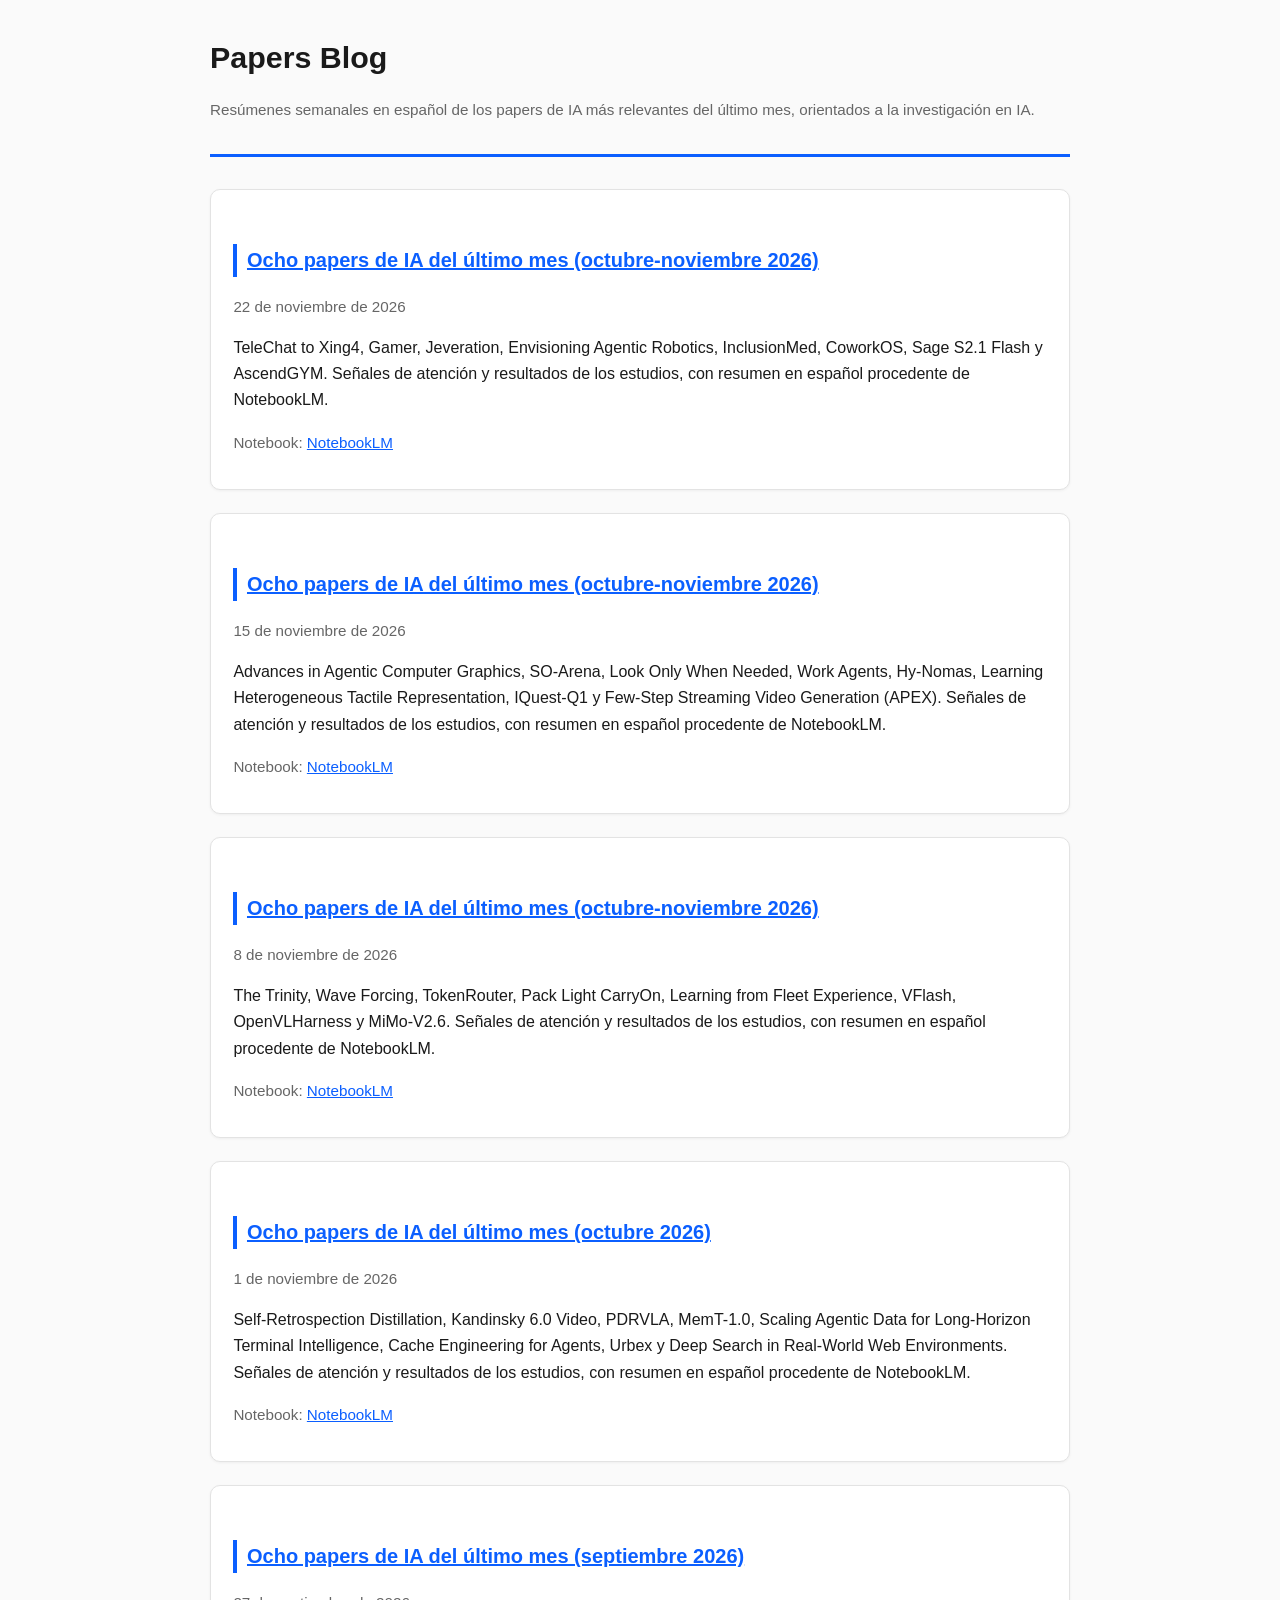
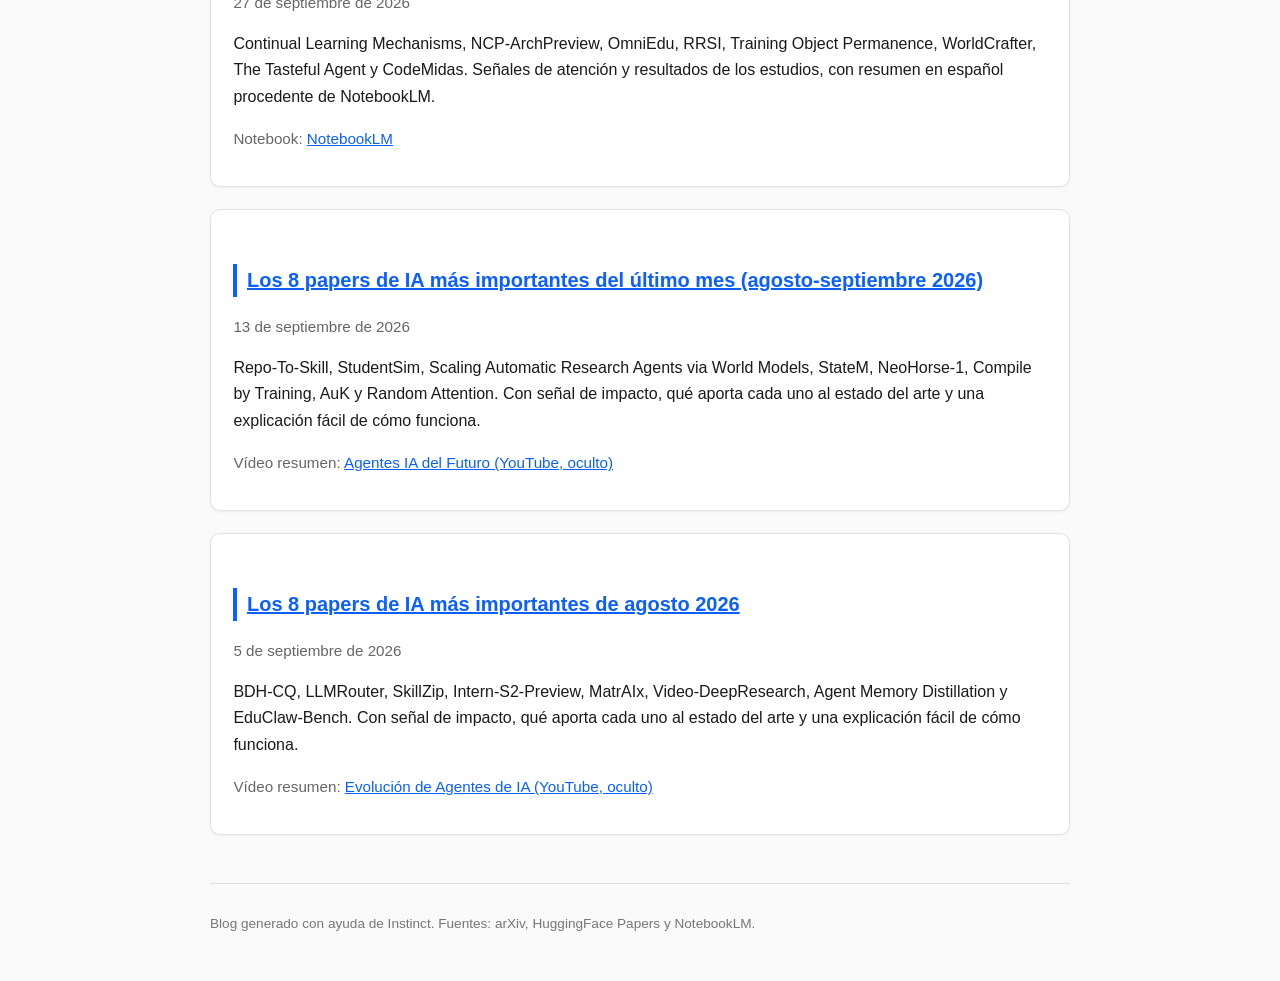
<file: index.html>
<!DOCTYPE html>
<html lang="es">
<head>
<meta charset="utf-8">
<meta name="viewport" content="width=device-width, initial-scale=1">
<title>Papers Blog | Resúmenes semanales de papers de IA</title>
<link rel="stylesheet" href="style.css">
</head>
<body>
<header>
<h1>Papers Blog</h1>
<p class="sub">Resúmenes semanales en español de los papers de IA más relevantes del último mes, orientados a la investigación en IA.</p>
</header>

<div class="paper">
<h2><a href="2026-11-22-papers-ia-ultimo-mes.html">Ocho papers de IA del último mes (octubre-noviembre 2026)</a></h2>
<p class="sub">22 de noviembre de 2026</p>
<p>TeleChat to Xing4, Gamer, Jeveration, Envisioning Agentic Robotics, InclusionMed, CoworkOS, Sage S2.1 Flash y AscendGYM. Señales de atención y resultados de los estudios, con resumen en español procedente de NotebookLM.</p>
<p class="sub">Notebook: <a href="https://notebook.google.com/notebook/57c995c5-9039-4adb-87df-7af86dfebc05">NotebookLM</a></p>
</div>

<div class="paper">
<h2><a href="2026-11-15-papers-ia-ultimo-mes.html">Ocho papers de IA del último mes (octubre-noviembre 2026)</a></h2>
<p class="sub">15 de noviembre de 2026</p>
<p>Advances in Agentic Computer Graphics, SO-Arena, Look Only When Needed, Work Agents, Hy-Nomas, Learning Heterogeneous Tactile Representation, IQuest-Q1 y Few-Step Streaming Video Generation (APEX). Señales de atención y resultados de los estudios, con resumen en español procedente de NotebookLM.</p>
<p class="sub">Notebook: <a href="https://notebook.google.com/notebook/7a8ba6e7-7046-4b8b-b9b2-3ea2caf31df0">NotebookLM</a></p>
</div>

<div class="paper">
<h2><a href="2026-11-08-papers-ia-ultimo-mes.html">Ocho papers de IA del último mes (octubre-noviembre 2026)</a></h2>
<p class="sub">8 de noviembre de 2026</p>
<p>The Trinity, Wave Forcing, TokenRouter, Pack Light CarryOn, Learning from Fleet Experience, VFlash, OpenVLHarness y MiMo-V2.6. Señales de atención y resultados de los estudios, con resumen en español procedente de NotebookLM.</p>
<p class="sub">Notebook: <a href="https://notebook.google.com/notebook/072002db-52d7-44ea-aa8b-87191359e333">NotebookLM</a></p>
</div>

<div class="paper">
<h2><a href="2026-11-01-papers-ia-ultimo-mes.html">Ocho papers de IA del último mes (octubre 2026)</a></h2>
<p class="sub">1 de noviembre de 2026</p>
<p>Self-Retrospection Distillation, Kandinsky 6.0 Video, PDRVLA, MemT-1.0, Scaling Agentic Data for Long-Horizon Terminal Intelligence, Cache Engineering for Agents, Urbex y Deep Search in Real-World Web Environments. Señales de atención y resultados de los estudios, con resumen en español procedente de NotebookLM.</p>
<p class="sub">Notebook: <a href="https://notebook.google.com/notebook/3ebffa68-6623-48ba-ab60-4bcb6485f860">NotebookLM</a></p>
</div>

<div class="paper">
<h2><a href="2026-09-27-papers-ia-ultimo-mes.html">Ocho papers de IA del último mes (septiembre 2026)</a></h2>
<p class="sub">27 de septiembre de 2026</p>
<p>Continual Learning Mechanisms, NCP-ArchPreview, OmniEdu, RRSI, Training Object Permanence, WorldCrafter, The Tasteful Agent y CodeMidas. Señales de atención y resultados de los estudios, con resumen en español procedente de NotebookLM.</p>
<p class="sub">Notebook: <a href="https://notebook.google.com/notebook/c9495426-1a5c-4e7d-8a40-48f2cf361056">NotebookLM</a></p>
</div>

<div class="paper">
<h2><a href="2026-09-13-papers-ia-ultimo-mes.html">Los 8 papers de IA más importantes del último mes (agosto-septiembre 2026)</a></h2>
<p class="sub">13 de septiembre de 2026</p>
<p>Repo-To-Skill, StudentSim, Scaling Automatic Research Agents via World Models, StateM, NeoHorse-1, Compile by Training, AuK y Random Attention. Con señal de impacto, qué aporta cada uno al estado del arte y una explicación fácil de cómo funciona.</p>
<p class="sub">Vídeo resumen: <a href="https://youtu.be/aCIaCJry8U0">Agentes IA del Futuro (YouTube, oculto)</a></p>
</div>

<div class="paper">
<h2><a href="2026-09-05-papers-ia-agosto-2026.html">Los 8 papers de IA más importantes de agosto 2026</a></h2>
<p class="sub">5 de septiembre de 2026</p>
<p>BDH-CQ, LLMRouter, SkillZip, Intern-S2-Preview, MatrAIx, Video-DeepResearch, Agent Memory Distillation y EduClaw-Bench. Con señal de impacto, qué aporta cada uno al estado del arte y una explicación fácil de cómo funciona.</p>
<p class="sub">Vídeo resumen: <a href="https://youtu.be/vWAKzvtAJ9s">Evolución de Agentes de IA (YouTube, oculto)</a></p>
</div>

<footer>
<p>Blog generado con ayuda de Instinct. Fuentes: arXiv, HuggingFace Papers y NotebookLM.</p>
</footer>
</body>
</html>
</file>
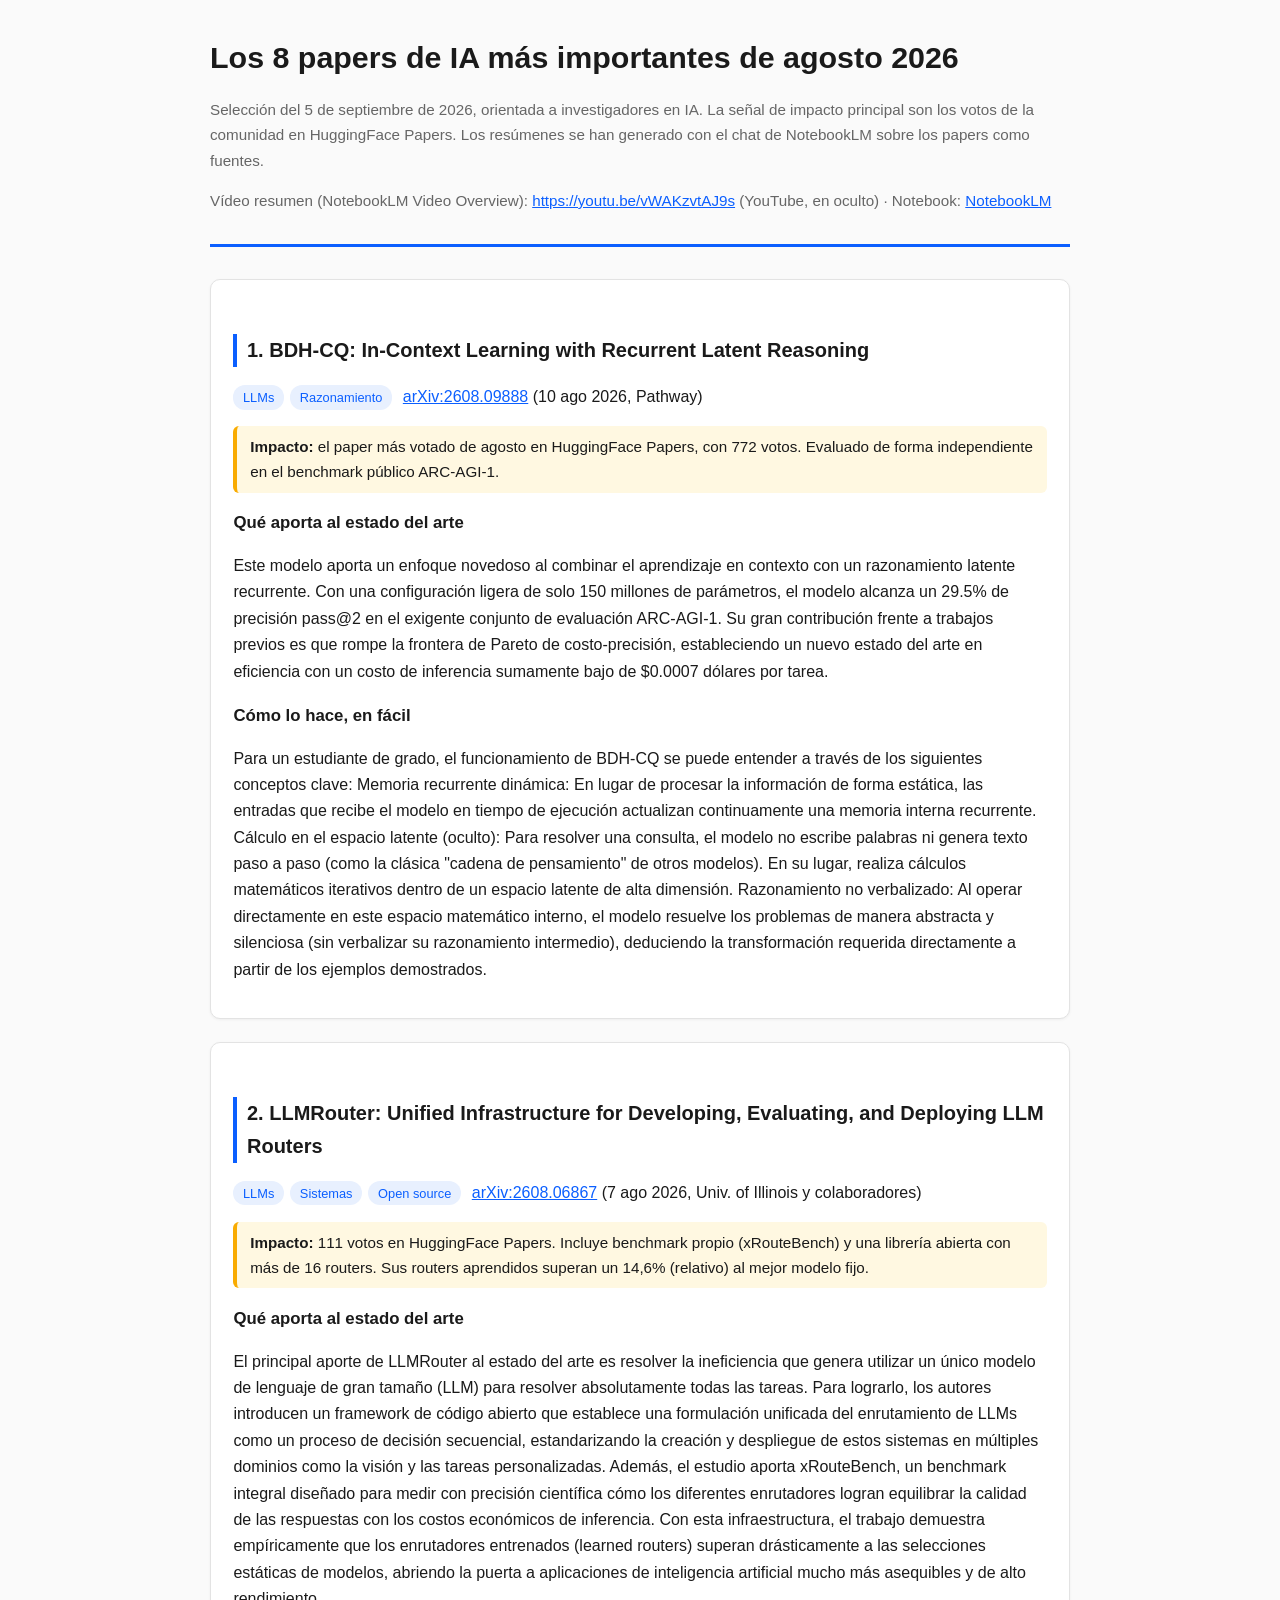
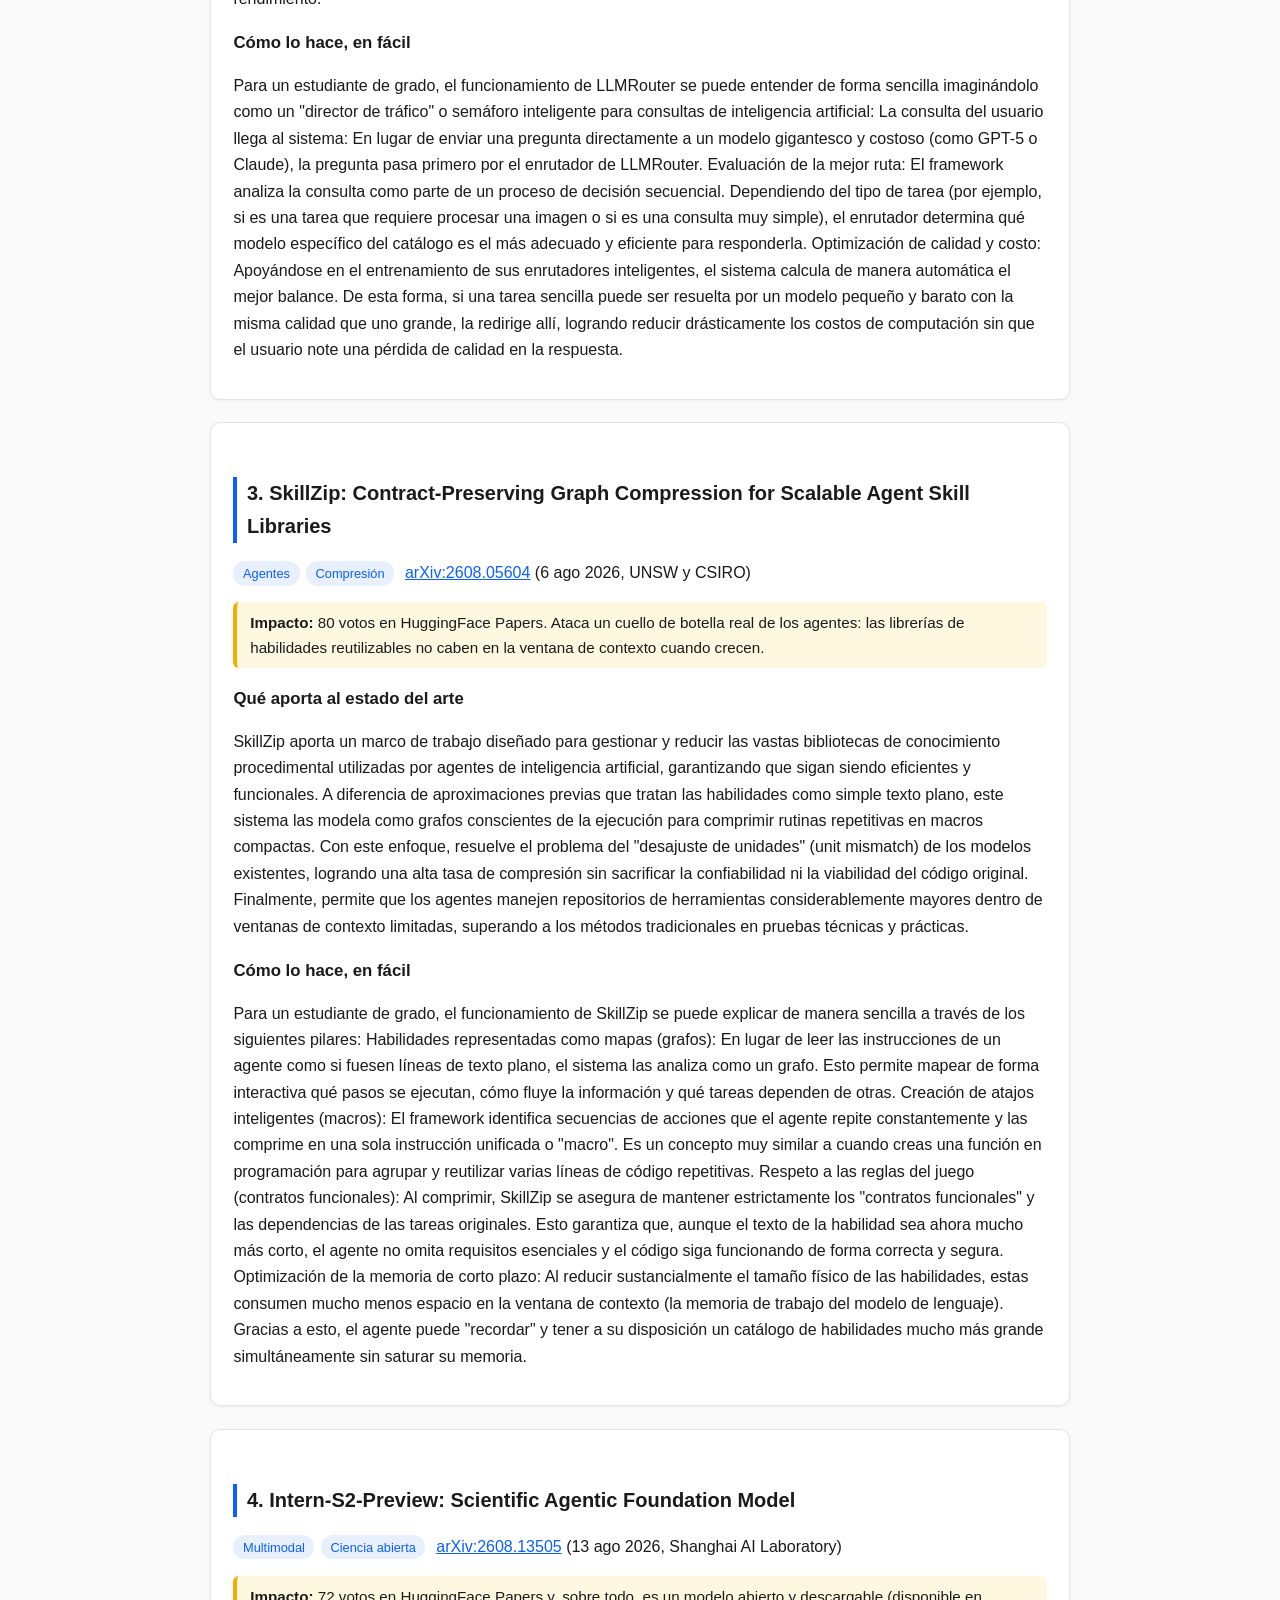
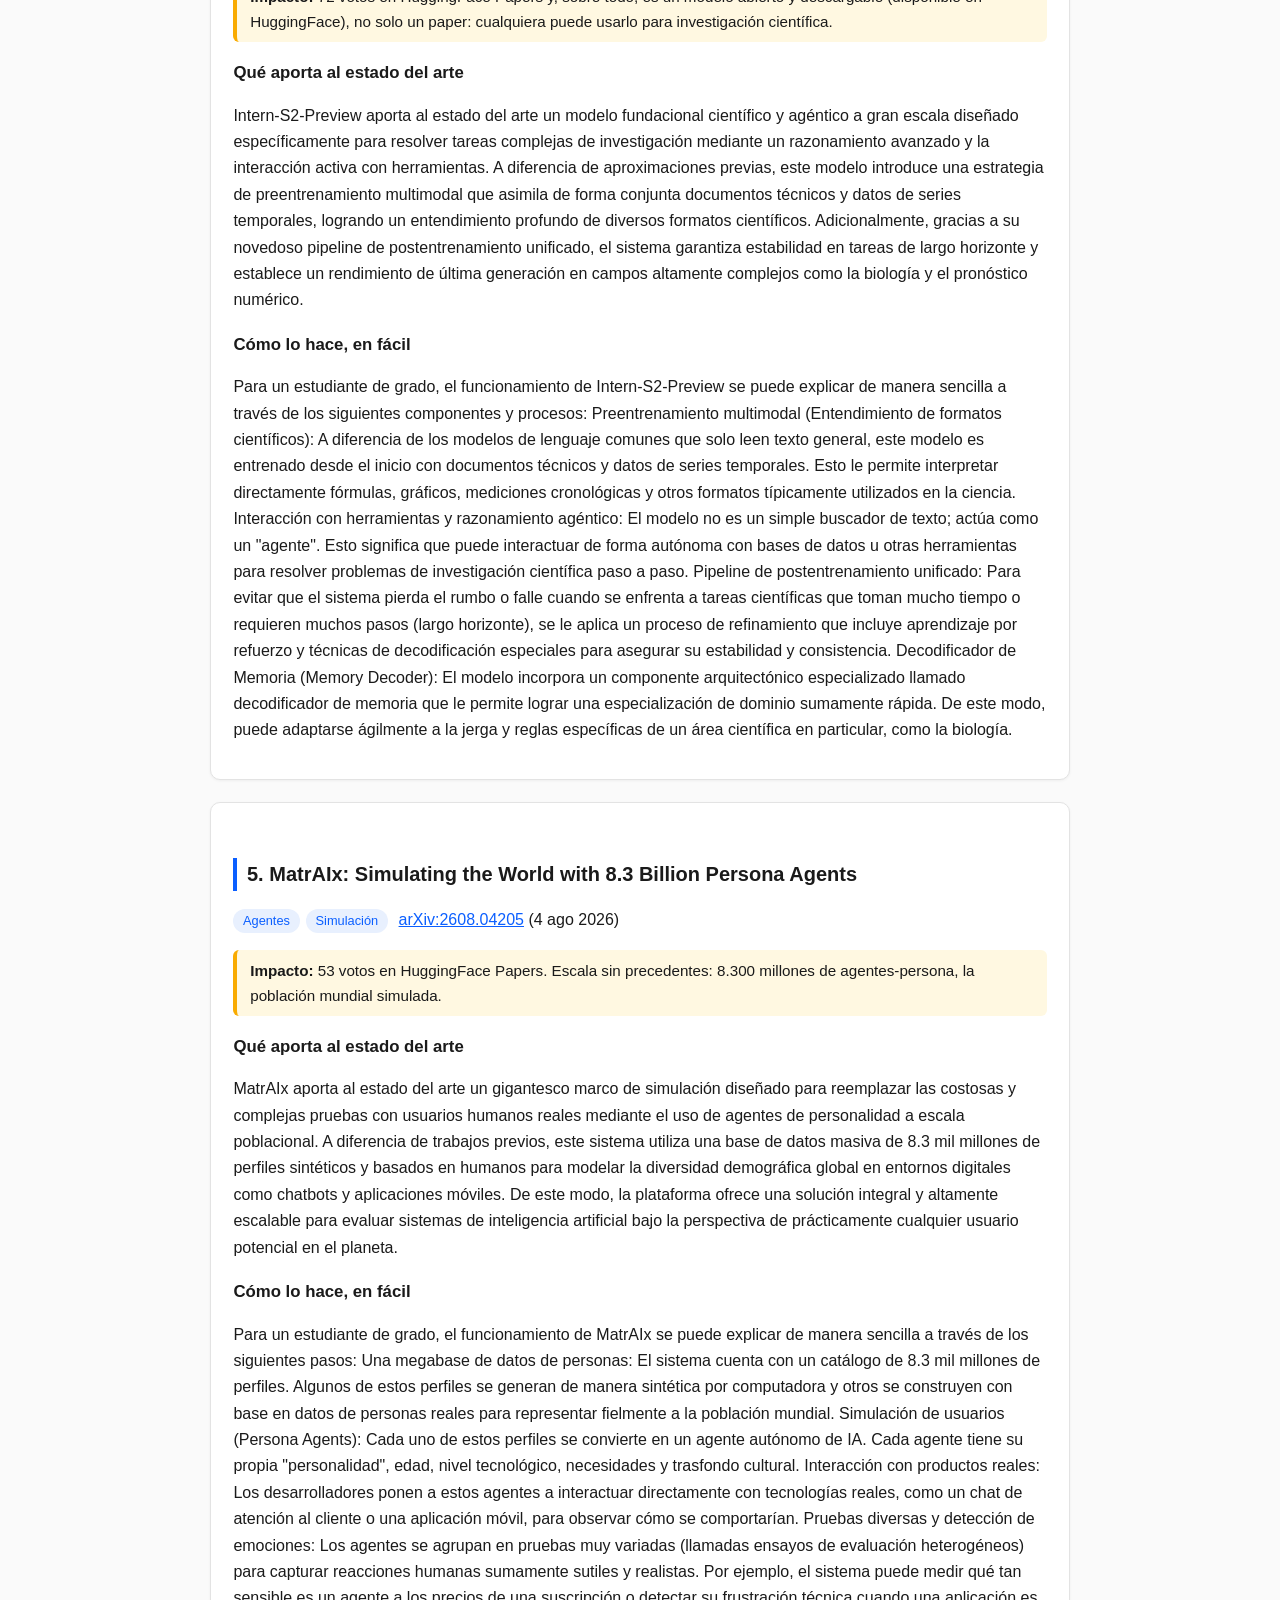
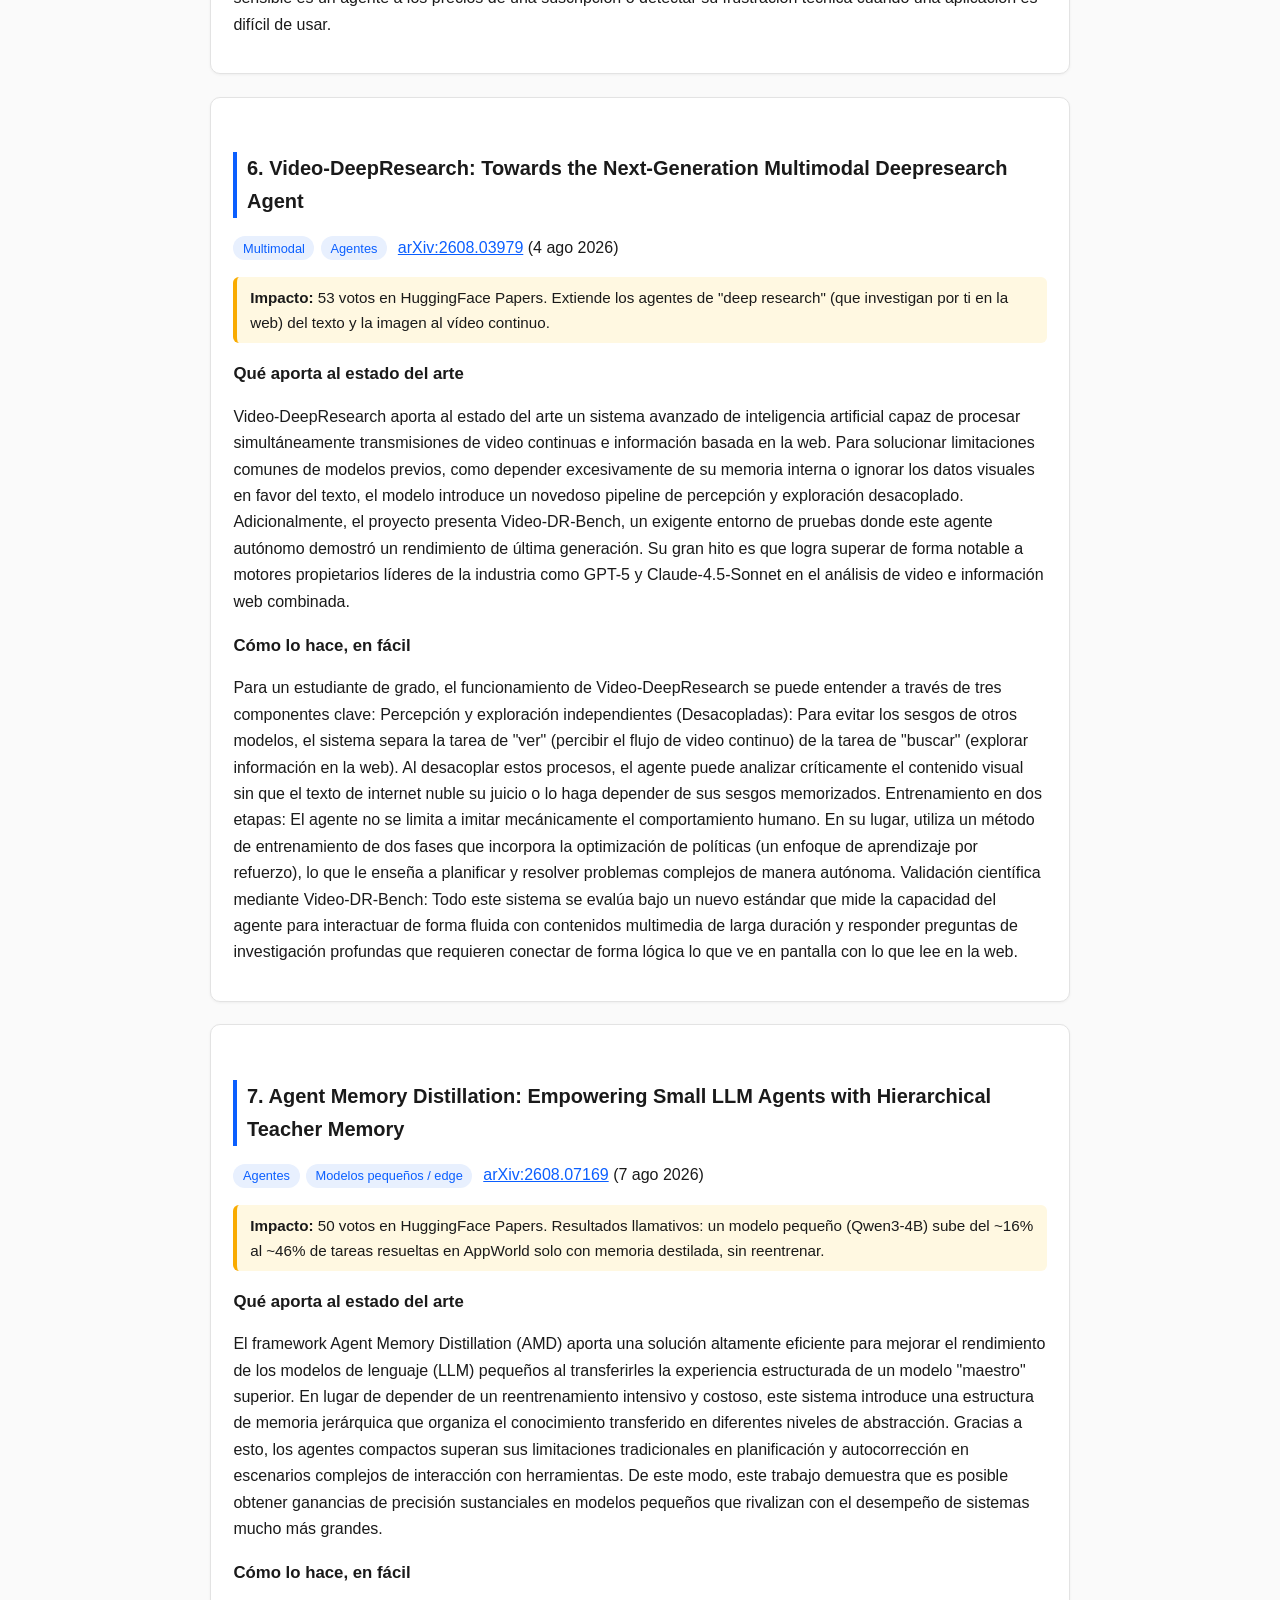
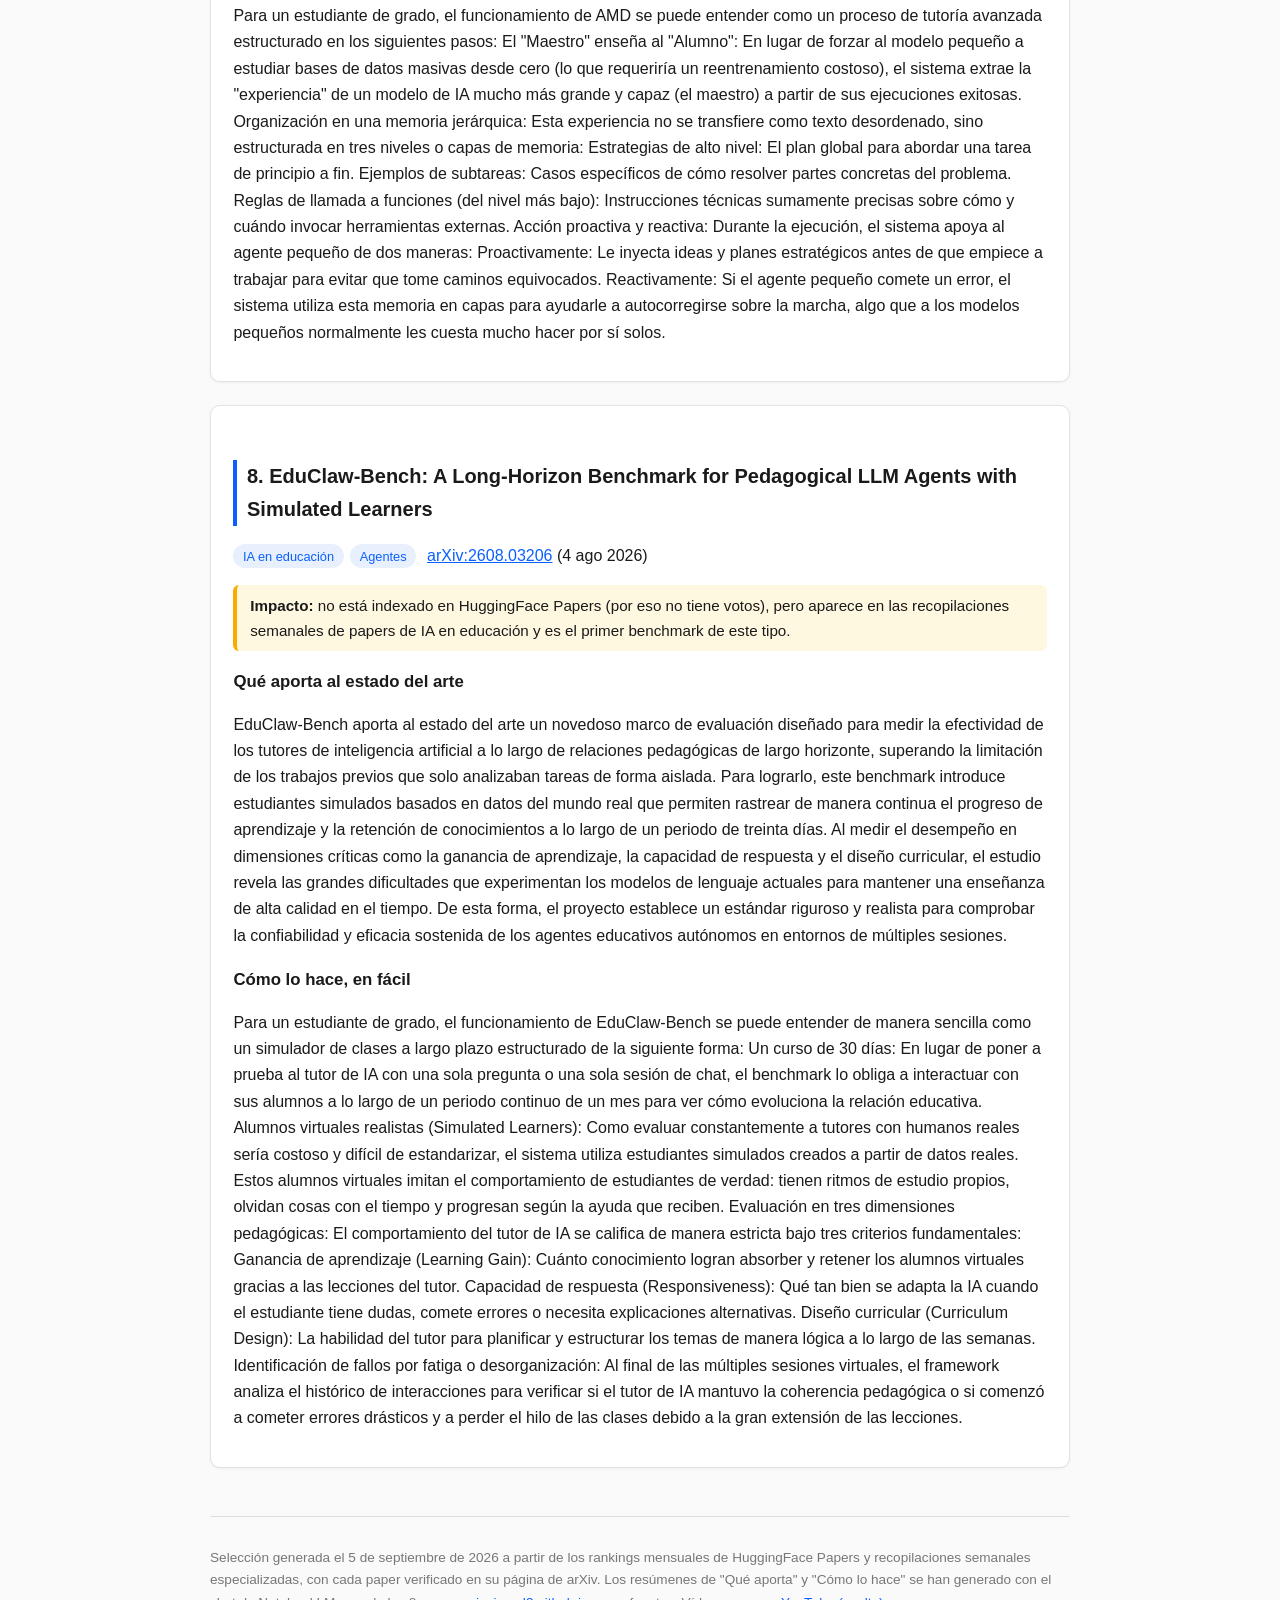
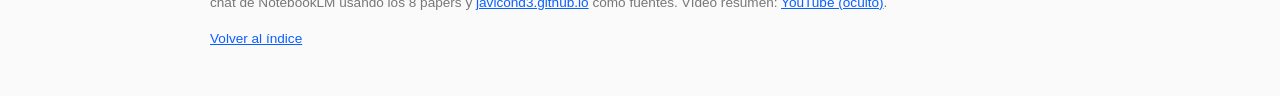
<file: 1-2026-09-05-papers-ia-agosto-2026.html>
<!DOCTYPE html>
<html lang="es">
<head>
<meta charset="utf-8">
<meta name="viewport" content="width=device-width, initial-scale=1">
<title>Los 8 papers de IA más importantes de agosto 2026 | Papers Blog</title>
<link rel="stylesheet" href="style.css">
</head>
<body>
<header>
<h1>Los 8 papers de IA más importantes de agosto 2026</h1>
<p class="sub">Selección del 5 de septiembre de 2026, orientada a investigadores en IA. La señal de impacto principal son los votos de la comunidad en HuggingFace Papers. Los resúmenes se han generado con el chat de NotebookLM sobre los papers como fuentes.</p>
<p class="sub">Vídeo resumen (NotebookLM Video Overview): <a href="https://youtu.be/vWAKzvtAJ9s">https://youtu.be/vWAKzvtAJ9s</a> (YouTube, en oculto) · Notebook: <a href="https://notebook.google.com/notebook/38267bdc-e6fc-4d5d-b4f5-a2fb7c56b67a">NotebookLM</a></p>
</header>



<div class="paper">
<h2>1. BDH-CQ: In-Context Learning with Recurrent Latent Reasoning</h2>
<p><span class="tag">LLMs</span><span class="tag">Razonamiento</span> <a href="https://arxiv.org/abs/2608.09888">arXiv:2608.09888</a> (10 ago 2026, Pathway)</p>
<p class="impacto"><strong>Impacto:</strong> el paper más votado de agosto en HuggingFace Papers, con 772 votos. Evaluado de forma independiente en el benchmark público ARC-AGI-1.</p>
<h3>Qué aporta al estado del arte</h3>
<p>Este modelo aporta un enfoque novedoso al combinar el aprendizaje en contexto con un razonamiento latente recurrente. Con una configuración ligera de solo 150 millones de parámetros, el modelo alcanza un 29.5% de precisión pass@2 en el exigente conjunto de evaluación ARC-AGI-1. Su gran contribución frente a trabajos previos es que rompe la frontera de Pareto de costo-precisión, estableciendo un nuevo estado del arte en eficiencia con un costo de inferencia sumamente bajo de $0.0007 dólares por tarea.</p>
<h3>Cómo lo hace, en fácil</h3>
<p>Para un estudiante de grado, el funcionamiento de BDH-CQ se puede entender a través de los siguientes conceptos clave: Memoria recurrente dinámica: En lugar de procesar la información de forma estática, las entradas que recibe el modelo en tiempo de ejecución actualizan continuamente una memoria interna recurrente. Cálculo en el espacio latente (oculto): Para resolver una consulta, el modelo no escribe palabras ni genera texto paso a paso (como la clásica &quot;cadena de pensamiento&quot; de otros modelos). En su lugar, realiza cálculos matemáticos iterativos dentro de un espacio latente de alta dimensión. Razonamiento no verbalizado: Al operar directamente en este espacio matemático interno, el modelo resuelve los problemas de manera abstracta y silenciosa (sin verbalizar su razonamiento intermedio), deduciendo la transformación requerida directamente a partir de los ejemplos demostrados.</p>
</div>

<div class="paper">
<h2>2. LLMRouter: Unified Infrastructure for Developing, Evaluating, and Deploying LLM Routers</h2>
<p><span class="tag">LLMs</span><span class="tag">Sistemas</span><span class="tag">Open source</span> <a href="https://arxiv.org/abs/2608.06867">arXiv:2608.06867</a> (7 ago 2026, Univ. of Illinois y colaboradores)</p>
<p class="impacto"><strong>Impacto:</strong> 111 votos en HuggingFace Papers. Incluye benchmark propio (xRouteBench) y una librería abierta con más de 16 routers. Sus routers aprendidos superan un 14,6% (relativo) al mejor modelo fijo.</p>
<h3>Qué aporta al estado del arte</h3>
<p>El principal aporte de LLMRouter al estado del arte es resolver la ineficiencia que genera utilizar un único modelo de lenguaje de gran tamaño (LLM) para resolver absolutamente todas las tareas. Para lograrlo, los autores introducen un framework de código abierto que establece una formulación unificada del enrutamiento de LLMs como un proceso de decisión secuencial, estandarizando la creación y despliegue de estos sistemas en múltiples dominios como la visión y las tareas personalizadas. Además, el estudio aporta xRouteBench, un benchmark integral diseñado para medir con precisión científica cómo los diferentes enrutadores logran equilibrar la calidad de las respuestas con los costos económicos de inferencia. Con esta infraestructura, el trabajo demuestra empíricamente que los enrutadores entrenados (learned routers) superan drásticamente a las selecciones estáticas de modelos, abriendo la puerta a aplicaciones de inteligencia artificial mucho más asequibles y de alto rendimiento.</p>
<h3>Cómo lo hace, en fácil</h3>
<p>Para un estudiante de grado, el funcionamiento de LLMRouter se puede entender de forma sencilla imaginándolo como un &quot;director de tráfico&quot; o semáforo inteligente para consultas de inteligencia artificial: La consulta del usuario llega al sistema: En lugar de enviar una pregunta directamente a un modelo gigantesco y costoso (como GPT-5 o Claude), la pregunta pasa primero por el enrutador de LLMRouter. Evaluación de la mejor ruta: El framework analiza la consulta como parte de un proceso de decisión secuencial. Dependiendo del tipo de tarea (por ejemplo, si es una tarea que requiere procesar una imagen o si es una consulta muy simple), el enrutador determina qué modelo específico del catálogo es el más adecuado y eficiente para responderla. Optimización de calidad y costo: Apoyándose en el entrenamiento de sus enrutadores inteligentes, el sistema calcula de manera automática el mejor balance. De esta forma, si una tarea sencilla puede ser resuelta por un modelo pequeño y barato con la misma calidad que uno grande, la redirige allí, logrando reducir drásticamente los costos de computación sin que el usuario note una pérdida de calidad en la respuesta.</p>
</div>

<div class="paper">
<h2>3. SkillZip: Contract-Preserving Graph Compression for Scalable Agent Skill Libraries</h2>
<p><span class="tag">Agentes</span><span class="tag">Compresión</span> <a href="https://arxiv.org/abs/2608.05604">arXiv:2608.05604</a> (6 ago 2026, UNSW y CSIRO)</p>
<p class="impacto"><strong>Impacto:</strong> 80 votos en HuggingFace Papers. Ataca un cuello de botella real de los agentes: las librerías de habilidades reutilizables no caben en la ventana de contexto cuando crecen.</p>
<h3>Qué aporta al estado del arte</h3>
<p>SkillZip aporta un marco de trabajo diseñado para gestionar y reducir las vastas bibliotecas de conocimiento procedimental utilizadas por agentes de inteligencia artificial, garantizando que sigan siendo eficientes y funcionales. A diferencia de aproximaciones previas que tratan las habilidades como simple texto plano, este sistema las modela como grafos conscientes de la ejecución para comprimir rutinas repetitivas en macros compactas. Con este enfoque, resuelve el problema del &quot;desajuste de unidades&quot; (unit mismatch) de los modelos existentes, logrando una alta tasa de compresión sin sacrificar la confiabilidad ni la viabilidad del código original. Finalmente, permite que los agentes manejen repositorios de herramientas considerablemente mayores dentro de ventanas de contexto limitadas, superando a los métodos tradicionales en pruebas técnicas y prácticas.</p>
<h3>Cómo lo hace, en fácil</h3>
<p>Para un estudiante de grado, el funcionamiento de SkillZip se puede explicar de manera sencilla a través de los siguientes pilares: Habilidades representadas como mapas (grafos): En lugar de leer las instrucciones de un agente como si fuesen líneas de texto plano, el sistema las analiza como un grafo. Esto permite mapear de forma interactiva qué pasos se ejecutan, cómo fluye la información y qué tareas dependen de otras. Creación de atajos inteligentes (macros): El framework identifica secuencias de acciones que el agente repite constantemente y las comprime en una sola instrucción unificada o &quot;macro&quot;. Es un concepto muy similar a cuando creas una función en programación para agrupar y reutilizar varias líneas de código repetitivas. Respeto a las reglas del juego (contratos funcionales): Al comprimir, SkillZip se asegura de mantener estrictamente los &quot;contratos funcionales&quot; y las dependencias de las tareas originales. Esto garantiza que, aunque el texto de la habilidad sea ahora mucho más corto, el agente no omita requisitos esenciales y el código siga funcionando de forma correcta y segura. Optimización de la memoria de corto plazo: Al reducir sustancialmente el tamaño físico de las habilidades, estas consumen mucho menos espacio en la ventana de contexto (la memoria de trabajo del modelo de lenguaje). Gracias a esto, el agente puede &quot;recordar&quot; y tener a su disposición un catálogo de habilidades mucho más grande simultáneamente sin saturar su memoria.</p>
</div>

<div class="paper">
<h2>4. Intern-S2-Preview: Scientific Agentic Foundation Model</h2>
<p><span class="tag">Multimodal</span><span class="tag">Ciencia abierta</span> <a href="https://arxiv.org/abs/2608.13505">arXiv:2608.13505</a> (13 ago 2026, Shanghai AI Laboratory)</p>
<p class="impacto"><strong>Impacto:</strong> 72 votos en HuggingFace Papers y, sobre todo, es un modelo abierto y descargable (disponible en HuggingFace), no solo un paper: cualquiera puede usarlo para investigación científica.</p>
<h3>Qué aporta al estado del arte</h3>
<p>Intern-S2-Preview aporta al estado del arte un modelo fundacional científico y agéntico a gran escala diseñado específicamente para resolver tareas complejas de investigación mediante un razonamiento avanzado y la interacción activa con herramientas. A diferencia de aproximaciones previas, este modelo introduce una estrategia de preentrenamiento multimodal que asimila de forma conjunta documentos técnicos y datos de series temporales, logrando un entendimiento profundo de diversos formatos científicos. Adicionalmente, gracias a su novedoso pipeline de postentrenamiento unificado, el sistema garantiza estabilidad en tareas de largo horizonte y establece un rendimiento de última generación en campos altamente complejos como la biología y el pronóstico numérico.</p>
<h3>Cómo lo hace, en fácil</h3>
<p>Para un estudiante de grado, el funcionamiento de Intern-S2-Preview se puede explicar de manera sencilla a través de los siguientes componentes y procesos: Preentrenamiento multimodal (Entendimiento de formatos científicos): A diferencia de los modelos de lenguaje comunes que solo leen texto general, este modelo es entrenado desde el inicio con documentos técnicos y datos de series temporales. Esto le permite interpretar directamente fórmulas, gráficos, mediciones cronológicas y otros formatos típicamente utilizados en la ciencia. Interacción con herramientas y razonamiento agéntico: El modelo no es un simple buscador de texto; actúa como un &quot;agente&quot;. Esto significa que puede interactuar de forma autónoma con bases de datos u otras herramientas para resolver problemas de investigación científica paso a paso. Pipeline de postentrenamiento unificado: Para evitar que el sistema pierda el rumbo o falle cuando se enfrenta a tareas científicas que toman mucho tiempo o requieren muchos pasos (largo horizonte), se le aplica un proceso de refinamiento que incluye aprendizaje por refuerzo y técnicas de decodificación especiales para asegurar su estabilidad y consistencia. Decodificador de Memoria (Memory Decoder): El modelo incorpora un componente arquitectónico especializado llamado decodificador de memoria que le permite lograr una especialización de dominio sumamente rápida. De este modo, puede adaptarse ágilmente a la jerga y reglas específicas de un área científica en particular, como la biología.</p>
</div>

<div class="paper">
<h2>5. MatrAIx: Simulating the World with 8.3 Billion Persona Agents</h2>
<p><span class="tag">Agentes</span><span class="tag">Simulación</span> <a href="https://arxiv.org/abs/2608.04205">arXiv:2608.04205</a> (4 ago 2026)</p>
<p class="impacto"><strong>Impacto:</strong> 53 votos en HuggingFace Papers. Escala sin precedentes: 8.300 millones de agentes-persona, la población mundial simulada.</p>
<h3>Qué aporta al estado del arte</h3>
<p>MatrAIx aporta al estado del arte un gigantesco marco de simulación diseñado para reemplazar las costosas y complejas pruebas con usuarios humanos reales mediante el uso de agentes de personalidad a escala poblacional. A diferencia de trabajos previos, este sistema utiliza una base de datos masiva de 8.3 mil millones de perfiles sintéticos y basados en humanos para modelar la diversidad demográfica global en entornos digitales como chatbots y aplicaciones móviles. De este modo, la plataforma ofrece una solución integral y altamente escalable para evaluar sistemas de inteligencia artificial bajo la perspectiva de prácticamente cualquier usuario potencial en el planeta.</p>
<h3>Cómo lo hace, en fácil</h3>
<p>Para un estudiante de grado, el funcionamiento de MatrAIx se puede explicar de manera sencilla a través de los siguientes pasos: Una megabase de datos de personas: El sistema cuenta con un catálogo de 8.3 mil millones de perfiles. Algunos de estos perfiles se generan de manera sintética por computadora y otros se construyen con base en datos de personas reales para representar fielmente a la población mundial. Simulación de usuarios (Persona Agents): Cada uno de estos perfiles se convierte en un agente autónomo de IA. Cada agente tiene su propia &quot;personalidad&quot;, edad, nivel tecnológico, necesidades y trasfondo cultural. Interacción con productos reales: Los desarrolladores ponen a estos agentes a interactuar directamente con tecnologías reales, como un chat de atención al cliente o una aplicación móvil, para observar cómo se comportarían. Pruebas diversas y detección de emociones: Los agentes se agrupan en pruebas muy variadas (llamadas ensayos de evaluación heterogéneos) para capturar reacciones humanas sumamente sutiles y realistas. Por ejemplo, el sistema puede medir qué tan sensible es un agente a los precios de una suscripción o detectar su frustración técnica cuando una aplicación es difícil de usar.</p>
</div>

<div class="paper">
<h2>6. Video-DeepResearch: Towards the Next-Generation Multimodal Deepresearch Agent</h2>
<p><span class="tag">Multimodal</span><span class="tag">Agentes</span> <a href="https://arxiv.org/abs/2608.03979">arXiv:2608.03979</a> (4 ago 2026)</p>
<p class="impacto"><strong>Impacto:</strong> 53 votos en HuggingFace Papers. Extiende los agentes de "deep research" (que investigan por ti en la web) del texto y la imagen al vídeo continuo.</p>
<h3>Qué aporta al estado del arte</h3>
<p>Video-DeepResearch aporta al estado del arte un sistema avanzado de inteligencia artificial capaz de procesar simultáneamente transmisiones de video continuas e información basada en la web. Para solucionar limitaciones comunes de modelos previos, como depender excesivamente de su memoria interna o ignorar los datos visuales en favor del texto, el modelo introduce un novedoso pipeline de percepción y exploración desacoplado. Adicionalmente, el proyecto presenta Video-DR-Bench, un exigente entorno de pruebas donde este agente autónomo demostró un rendimiento de última generación. Su gran hito es que logra superar de forma notable a motores propietarios líderes de la industria como GPT-5 y Claude-4.5-Sonnet en el análisis de video e información web combinada.</p>
<h3>Cómo lo hace, en fácil</h3>
<p>Para un estudiante de grado, el funcionamiento de Video-DeepResearch se puede entender a través de tres componentes clave: Percepción y exploración independientes (Desacopladas): Para evitar los sesgos de otros modelos, el sistema separa la tarea de &quot;ver&quot; (percibir el flujo de video continuo) de la tarea de &quot;buscar&quot; (explorar información en la web). Al desacoplar estos procesos, el agente puede analizar críticamente el contenido visual sin que el texto de internet nuble su juicio o lo haga depender de sus sesgos memorizados. Entrenamiento en dos etapas: El agente no se limita a imitar mecánicamente el comportamiento humano. En su lugar, utiliza un método de entrenamiento de dos fases que incorpora la optimización de políticas (un enfoque de aprendizaje por refuerzo), lo que le enseña a planificar y resolver problemas complejos de manera autónoma. Validación científica mediante Video-DR-Bench: Todo este sistema se evalúa bajo un nuevo estándar que mide la capacidad del agente para interactuar de forma fluida con contenidos multimedia de larga duración y responder preguntas de investigación profundas que requieren conectar de forma lógica lo que ve en pantalla con lo que lee en la web.</p>
</div>

<div class="paper">
<h2>7. Agent Memory Distillation: Empowering Small LLM Agents with Hierarchical Teacher Memory</h2>
<p><span class="tag">Agentes</span><span class="tag">Modelos pequeños / edge</span> <a href="https://arxiv.org/abs/2608.07169">arXiv:2608.07169</a> (7 ago 2026)</p>
<p class="impacto"><strong>Impacto:</strong> 50 votos en HuggingFace Papers. Resultados llamativos: un modelo pequeño (Qwen3-4B) sube del ~16% al ~46% de tareas resueltas en AppWorld solo con memoria destilada, sin reentrenar.</p>
<h3>Qué aporta al estado del arte</h3>
<p>El framework Agent Memory Distillation (AMD) aporta una solución altamente eficiente para mejorar el rendimiento de los modelos de lenguaje (LLM) pequeños al transferirles la experiencia estructurada de un modelo &quot;maestro&quot; superior. En lugar de depender de un reentrenamiento intensivo y costoso, este sistema introduce una estructura de memoria jerárquica que organiza el conocimiento transferido en diferentes niveles de abstracción. Gracias a esto, los agentes compactos superan sus limitaciones tradicionales en planificación y autocorrección en escenarios complejos de interacción con herramientas. De este modo, este trabajo demuestra que es posible obtener ganancias de precisión sustanciales en modelos pequeños que rivalizan con el desempeño de sistemas mucho más grandes.</p>
<h3>Cómo lo hace, en fácil</h3>
<p>Para un estudiante de grado, el funcionamiento de AMD se puede entender como un proceso de tutoría avanzada estructurado en los siguientes pasos: El &quot;Maestro&quot; enseña al &quot;Alumno&quot;: En lugar de forzar al modelo pequeño a estudiar bases de datos masivas desde cero (lo que requeriría un reentrenamiento costoso), el sistema extrae la &quot;experiencia&quot; de un modelo de IA mucho más grande y capaz (el maestro) a partir de sus ejecuciones exitosas. Organización en una memoria jerárquica: Esta experiencia no se transfiere como texto desordenado, sino estructurada en tres niveles o capas de memoria: Estrategias de alto nivel: El plan global para abordar una tarea de principio a fin. Ejemplos de subtareas: Casos específicos de cómo resolver partes concretas del problema. Reglas de llamada a funciones (del nivel más bajo): Instrucciones técnicas sumamente precisas sobre cómo y cuándo invocar herramientas externas. Acción proactiva y reactiva: Durante la ejecución, el sistema apoya al agente pequeño de dos maneras: Proactivamente: Le inyecta ideas y planes estratégicos antes de que empiece a trabajar para evitar que tome caminos equivocados. Reactivamente: Si el agente pequeño comete un error, el sistema utiliza esta memoria en capas para ayudarle a autocorregirse sobre la marcha, algo que a los modelos pequeños normalmente les cuesta mucho hacer por sí solos.</p>
</div>

<div class="paper">
<h2>8. EduClaw-Bench: A Long-Horizon Benchmark for Pedagogical LLM Agents with Simulated Learners</h2>
<p><span class="tag">IA en educación</span><span class="tag">Agentes</span> <a href="https://arxiv.org/abs/2608.03206">arXiv:2608.03206</a> (4 ago 2026)</p>
<p class="impacto"><strong>Impacto:</strong> no está indexado en HuggingFace Papers (por eso no tiene votos), pero aparece en las recopilaciones semanales de papers de IA en educación y es el primer benchmark de este tipo.</p>
<h3>Qué aporta al estado del arte</h3>
<p>EduClaw-Bench aporta al estado del arte un novedoso marco de evaluación diseñado para medir la efectividad de los tutores de inteligencia artificial a lo largo de relaciones pedagógicas de largo horizonte, superando la limitación de los trabajos previos que solo analizaban tareas de forma aislada. Para lograrlo, este benchmark introduce estudiantes simulados basados en datos del mundo real que permiten rastrear de manera continua el progreso de aprendizaje y la retención de conocimientos a lo largo de un periodo de treinta días. Al medir el desempeño en dimensiones críticas como la ganancia de aprendizaje, la capacidad de respuesta y el diseño curricular, el estudio revela las grandes dificultades que experimentan los modelos de lenguaje actuales para mantener una enseñanza de alta calidad en el tiempo. De esta forma, el proyecto establece un estándar riguroso y realista para comprobar la confiabilidad y eficacia sostenida de los agentes educativos autónomos en entornos de múltiples sesiones.</p>
<h3>Cómo lo hace, en fácil</h3>
<p>Para un estudiante de grado, el funcionamiento de EduClaw-Bench se puede entender de manera sencilla como un simulador de clases a largo plazo estructurado de la siguiente forma: Un curso de 30 días: En lugar de poner a prueba al tutor de IA con una sola pregunta o una sola sesión de chat, el benchmark lo obliga a interactuar con sus alumnos a lo largo de un periodo continuo de un mes para ver cómo evoluciona la relación educativa. Alumnos virtuales realistas (Simulated Learners): Como evaluar constantemente a tutores con humanos reales sería costoso y difícil de estandarizar, el sistema utiliza estudiantes simulados creados a partir de datos reales. Estos alumnos virtuales imitan el comportamiento de estudiantes de verdad: tienen ritmos de estudio propios, olvidan cosas con el tiempo y progresan según la ayuda que reciben. Evaluación en tres dimensiones pedagógicas: El comportamiento del tutor de IA se califica de manera estricta bajo tres criterios fundamentales: Ganancia de aprendizaje (Learning Gain): Cuánto conocimiento logran absorber y retener los alumnos virtuales gracias a las lecciones del tutor. Capacidad de respuesta (Responsiveness): Qué tan bien se adapta la IA cuando el estudiante tiene dudas, comete errores o necesita explicaciones alternativas. Diseño curricular (Curriculum Design): La habilidad del tutor para planificar y estructurar los temas de manera lógica a lo largo de las semanas. Identificación de fallos por fatiga o desorganización: Al final de las múltiples sesiones virtuales, el framework analiza el histórico de interacciones para verificar si el tutor de IA mantuvo la coherencia pedagógica o si comenzó a cometer errores drásticos y a perder el hilo de las clases debido a la gran extensión de las lecciones.</p>
</div>

<footer>
<p>Selección generada el 5 de septiembre de 2026 a partir de los rankings mensuales de HuggingFace Papers y recopilaciones semanales especializadas, con cada paper verificado en su página de arXiv. Los resúmenes de "Qué aporta" y "Cómo lo hace" se han generado con el chat de NotebookLM usando los 8 papers y <a href="https://javicond3.github.io/">javicond3.github.io</a> como fuentes. Vídeo resumen: <a href="https://youtu.be/vWAKzvtAJ9s">YouTube (oculto)</a>.</p>
<p><a href="index.html">Volver al índice</a></p>
</footer>
</body>
</html>
</file>
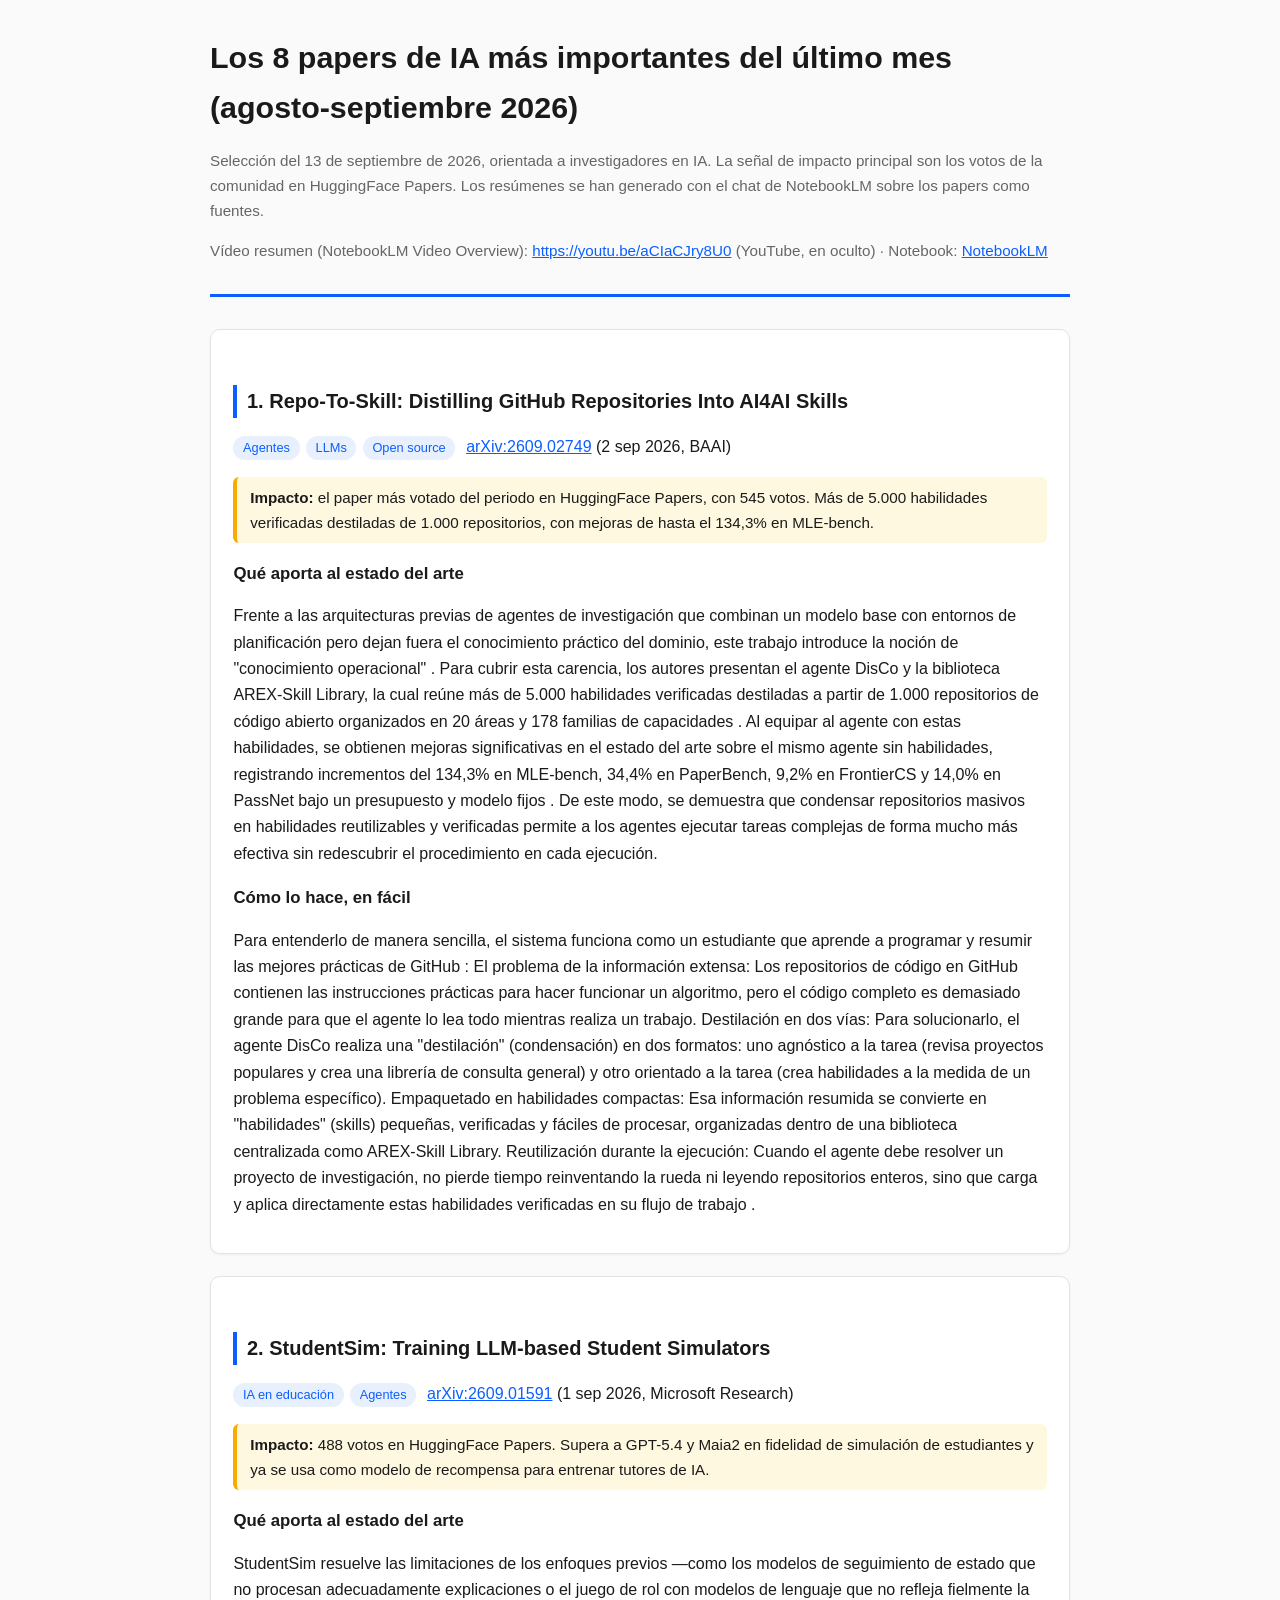
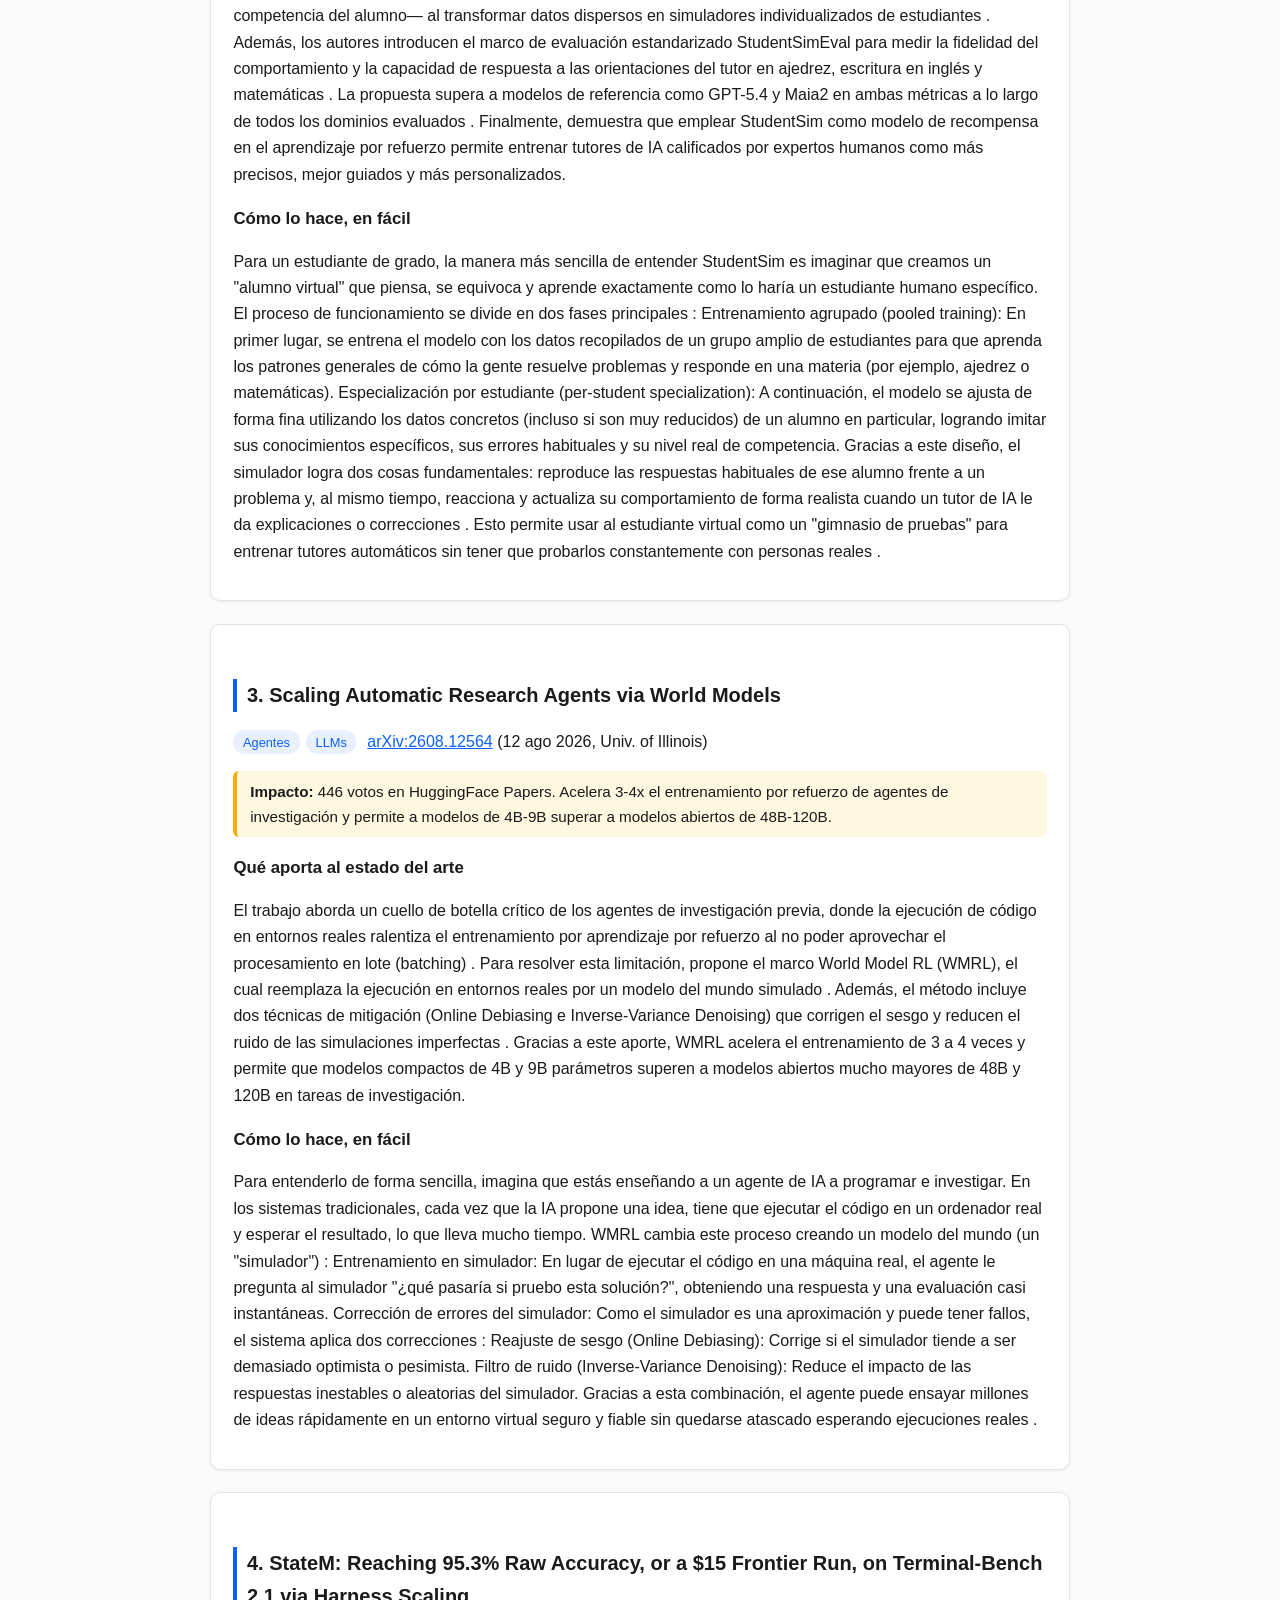
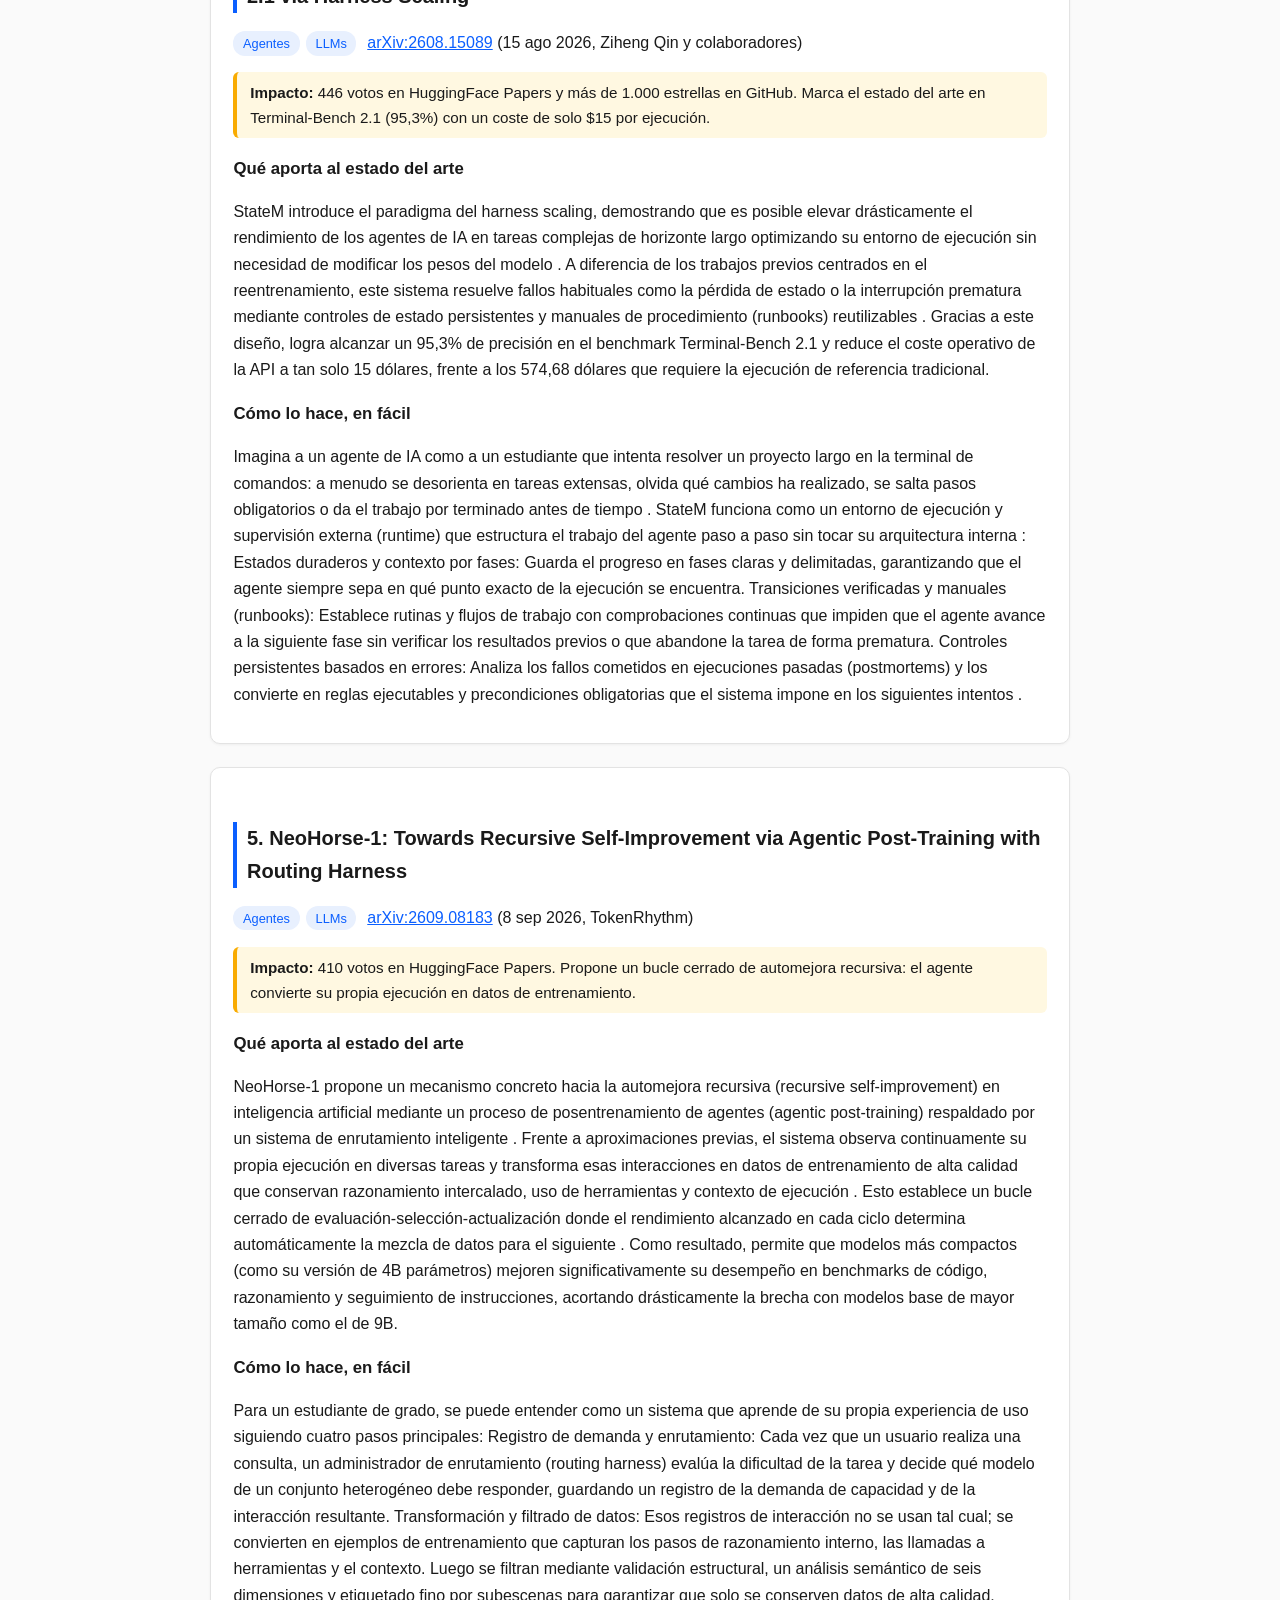
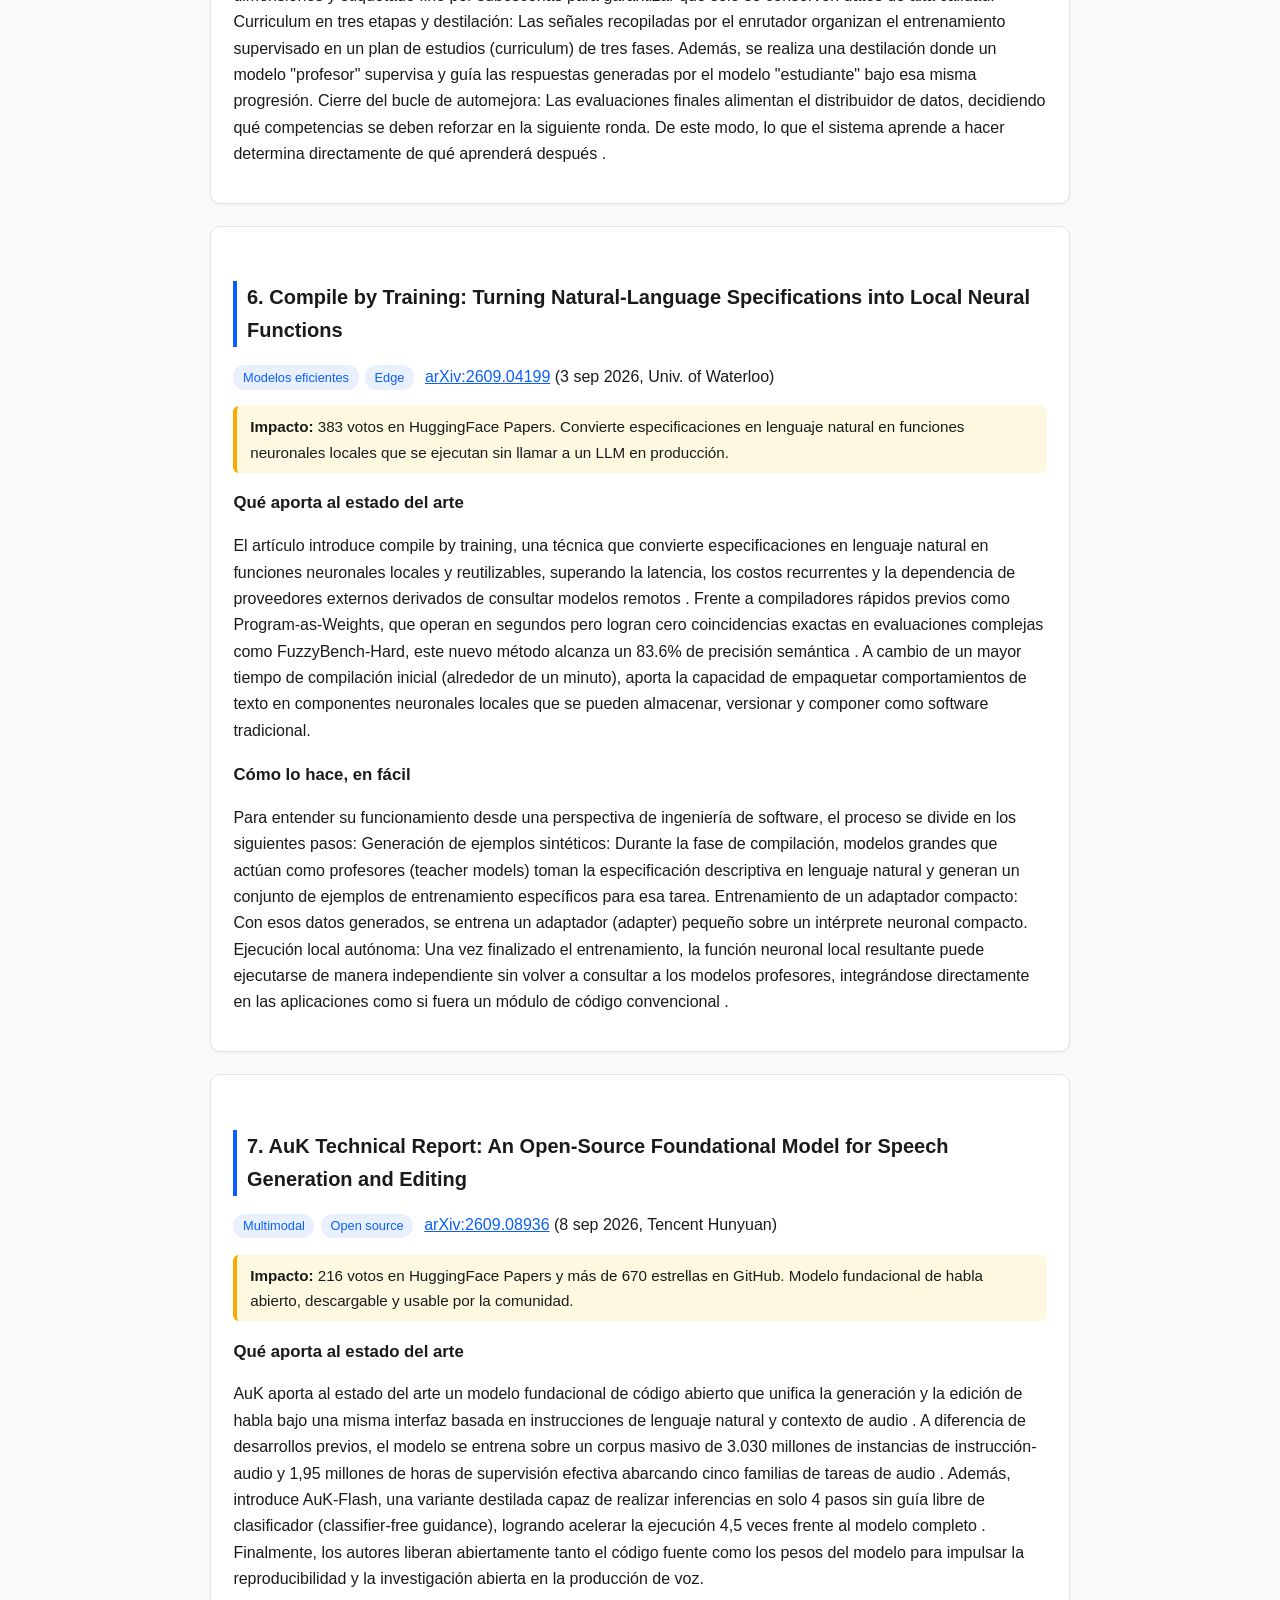
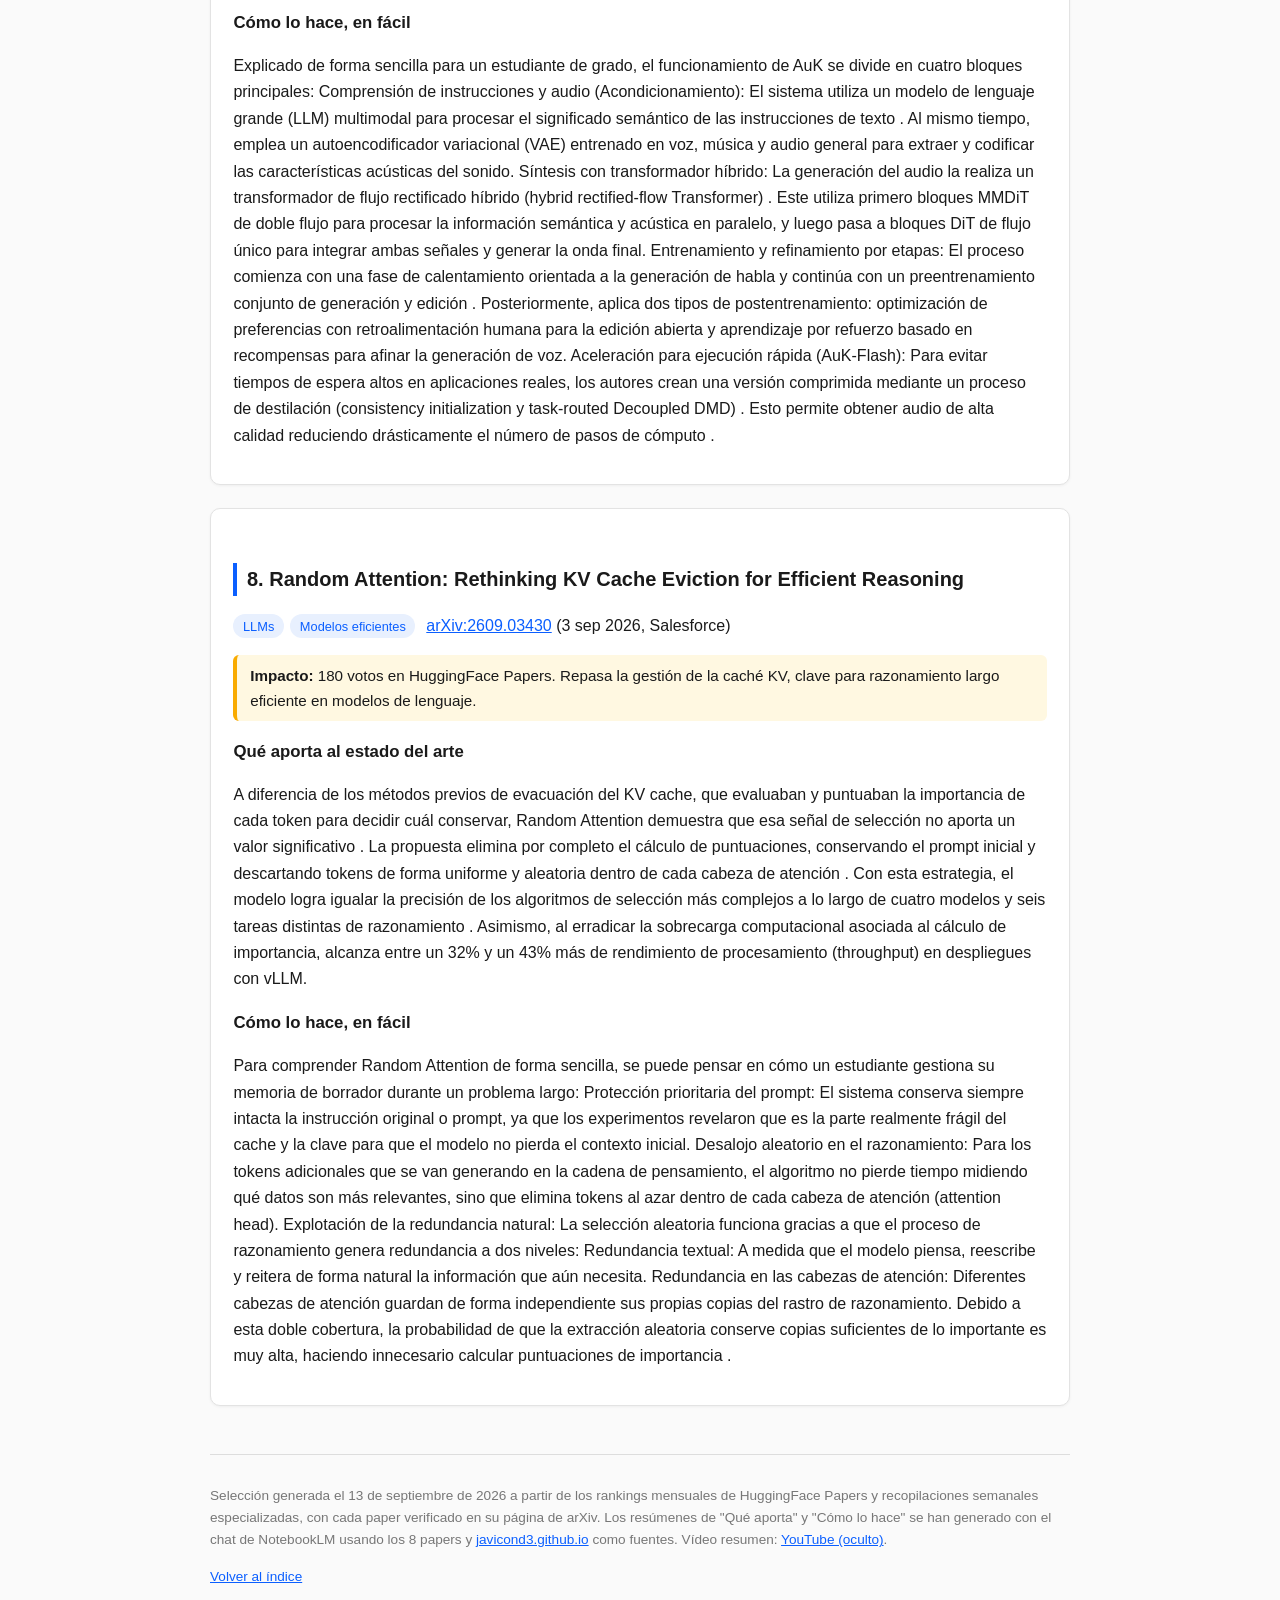
<file: 1-2026-09-13-papers-ia-ultimo-mes.html>
<!DOCTYPE html>
<html lang="es">
<head>
<meta charset="utf-8">
<meta name="viewport" content="width=device-width, initial-scale=1">
<title>Los 8 papers de IA más importantes del último mes (septiembre 2026) | Papers Blog</title>
<link rel="stylesheet" href="style.css">
</head>
<body>
<header>
<h1>Los 8 papers de IA más importantes del último mes (agosto-septiembre 2026)</h1>
<p class="sub">Selección del 13 de septiembre de 2026, orientada a investigadores en IA. La señal de impacto principal son los votos de la comunidad en HuggingFace Papers. Los resúmenes se han generado con el chat de NotebookLM sobre los papers como fuentes.</p>
<p class="sub">Vídeo resumen (NotebookLM Video Overview): <a href="https://youtu.be/aCIaCJry8U0">https://youtu.be/aCIaCJry8U0</a> (YouTube, en oculto) · Notebook: <a href="https://notebook.google.com/notebook/914b6979-31ed-4dbf-810e-3c3a1dbd6a98">NotebookLM</a></p>
</header>

<div class="paper">
<h2>1. Repo-To-Skill: Distilling GitHub Repositories Into AI4AI Skills</h2>
<p><span class="tag">Agentes</span><span class="tag">LLMs</span><span class="tag">Open source</span> <a href="https://arxiv.org/abs/2609.02749">arXiv:2609.02749</a> (2 sep 2026, BAAI)</p>
<p class="impacto"><strong>Impacto:</strong> el paper más votado del periodo en HuggingFace Papers, con 545 votos. Más de 5.000 habilidades verificadas destiladas de 1.000 repositorios, con mejoras de hasta el 134,3% en MLE-bench.</p>
<h3>Qué aporta al estado del arte</h3>
<p>Frente a las arquitecturas previas de agentes de investigación que combinan un modelo base con entornos de planificación pero dejan fuera el conocimiento práctico del dominio, este trabajo introduce la noción de &quot;conocimiento operacional&quot; . Para cubrir esta carencia, los autores presentan el agente DisCo y la biblioteca AREX-Skill Library, la cual reúne más de 5.000 habilidades verificadas destiladas a partir de 1.000 repositorios de código abierto organizados en 20 áreas y 178 familias de capacidades . Al equipar al agente con estas habilidades, se obtienen mejoras significativas en el estado del arte sobre el mismo agente sin habilidades, registrando incrementos del 134,3% en MLE-bench, 34,4% en PaperBench, 9,2% en FrontierCS y 14,0% en PassNet bajo un presupuesto y modelo fijos . De este modo, se demuestra que condensar repositorios masivos en habilidades reutilizables y verificadas permite a los agentes ejecutar tareas complejas de forma mucho más efectiva sin redescubrir el procedimiento en cada ejecución.</p>
<h3>Cómo lo hace, en fácil</h3>
<p>Para entenderlo de manera sencilla, el sistema funciona como un estudiante que aprende a programar y resumir las mejores prácticas de GitHub : El problema de la información extensa: Los repositorios de código en GitHub contienen las instrucciones prácticas para hacer funcionar un algoritmo, pero el código completo es demasiado grande para que el agente lo lea todo mientras realiza un trabajo.
 Destilación en dos vías: Para solucionarlo, el agente DisCo realiza una &quot;destilación&quot; (condensación) en dos formatos: uno agnóstico a la tarea (revisa proyectos populares y crea una librería de consulta general) y otro orientado a la tarea (crea habilidades a la medida de un problema específico).
 Empaquetado en habilidades compactas: Esa información resumida se convierte en &quot;habilidades&quot; (skills) pequeñas, verificadas y fáciles de procesar, organizadas dentro de una biblioteca centralizada como AREX-Skill Library.
 Reutilización durante la ejecución: Cuando el agente debe resolver un proyecto de investigación, no pierde tiempo reinventando la rueda ni leyendo repositorios enteros, sino que carga y aplica directamente estas habilidades verificadas en su flujo de trabajo .</p>
</div>

<div class="paper">
<h2>2. StudentSim: Training LLM-based Student Simulators</h2>
<p><span class="tag">IA en educación</span><span class="tag">Agentes</span> <a href="https://arxiv.org/abs/2609.01591">arXiv:2609.01591</a> (1 sep 2026, Microsoft Research)</p>
<p class="impacto"><strong>Impacto:</strong> 488 votos en HuggingFace Papers. Supera a GPT-5.4 y Maia2 en fidelidad de simulación de estudiantes y ya se usa como modelo de recompensa para entrenar tutores de IA.</p>
<h3>Qué aporta al estado del arte</h3>
<p>StudentSim resuelve las limitaciones de los enfoques previos —como los modelos de seguimiento de estado que no procesan adecuadamente explicaciones o el juego de rol con modelos de lenguaje que no refleja fielmente la competencia del alumno— al transformar datos dispersos en simuladores individualizados de estudiantes . Además, los autores introducen el marco de evaluación estandarizado StudentSimEval para medir la fidelidad del comportamiento y la capacidad de respuesta a las orientaciones del tutor en ajedrez, escritura en inglés y matemáticas . La propuesta supera a modelos de referencia como GPT-5.4 y Maia2 en ambas métricas a lo largo de todos los dominios evaluados . Finalmente, demuestra que emplear StudentSim como modelo de recompensa en el aprendizaje por refuerzo permite entrenar tutores de IA calificados por expertos humanos como más precisos, mejor guiados y más personalizados.</p>
<h3>Cómo lo hace, en fácil</h3>
<p>Para un estudiante de grado, la manera más sencilla de entender StudentSim es imaginar que creamos un &quot;alumno virtual&quot; que piensa, se equivoca y aprende exactamente como lo haría un estudiante humano específico.
 El proceso de funcionamiento se divide en dos fases principales : Entrenamiento agrupado (pooled training): En primer lugar, se entrena el modelo con los datos recopilados de un grupo amplio de estudiantes para que aprenda los patrones generales de cómo la gente resuelve problemas y responde en una materia (por ejemplo, ajedrez o matemáticas).
 Especialización por estudiante (per-student specialization): A continuación, el modelo se ajusta de forma fina utilizando los datos concretos (incluso si son muy reducidos) de un alumno en particular, logrando imitar sus conocimientos específicos, sus errores habituales y su nivel real de competencia.
 Gracias a este diseño, el simulador logra dos cosas fundamentales: reproduce las respuestas habituales de ese alumno frente a un problema y, al mismo tiempo, reacciona y actualiza su comportamiento de forma realista cuando un tutor de IA le da explicaciones o correcciones . Esto permite usar al estudiante virtual como un &quot;gimnasio de pruebas&quot; para entrenar tutores automáticos sin tener que probarlos constantemente con personas reales .</p>
</div>

<div class="paper">
<h2>3. Scaling Automatic Research Agents via World Models</h2>
<p><span class="tag">Agentes</span><span class="tag">LLMs</span> <a href="https://arxiv.org/abs/2608.12564">arXiv:2608.12564</a> (12 ago 2026, Univ. of Illinois)</p>
<p class="impacto"><strong>Impacto:</strong> 446 votos en HuggingFace Papers. Acelera 3-4x el entrenamiento por refuerzo de agentes de investigación y permite a modelos de 4B-9B superar a modelos abiertos de 48B-120B.</p>
<h3>Qué aporta al estado del arte</h3>
<p>El trabajo aborda un cuello de botella crítico de los agentes de investigación previa, donde la ejecución de código en entornos reales ralentiza el entrenamiento por aprendizaje por refuerzo al no poder aprovechar el procesamiento en lote (batching) . Para resolver esta limitación, propone el marco World Model RL (WMRL), el cual reemplaza la ejecución en entornos reales por un modelo del mundo simulado . Además, el método incluye dos técnicas de mitigación (Online Debiasing e Inverse-Variance Denoising) que corrigen el sesgo y reducen el ruido de las simulaciones imperfectas . Gracias a este aporte, WMRL acelera el entrenamiento de 3 a 4 veces y permite que modelos compactos de 4B y 9B parámetros superen a modelos abiertos mucho mayores de 48B y 120B en tareas de investigación.</p>
<h3>Cómo lo hace, en fácil</h3>
<p>Para entenderlo de forma sencilla, imagina que estás enseñando a un agente de IA a programar e investigar. En los sistemas tradicionales, cada vez que la IA propone una idea, tiene que ejecutar el código en un ordenador real y esperar el resultado, lo que lleva mucho tiempo.
 WMRL cambia este proceso creando un modelo del mundo (un &quot;simulador&quot;) : Entrenamiento en simulador: En lugar de ejecutar el código en una máquina real, el agente le pregunta al simulador &quot;¿qué pasaría si pruebo esta solución?&quot;, obteniendo una respuesta y una evaluación casi instantáneas.
 Corrección de errores del simulador: Como el simulador es una aproximación y puede tener fallos, el sistema aplica dos correcciones : Reajuste de sesgo (Online Debiasing): Corrige si el simulador tiende a ser demasiado optimista o pesimista.
 Filtro de ruido (Inverse-Variance Denoising): Reduce el impacto de las respuestas inestables o aleatorias del simulador.
 Gracias a esta combinación, el agente puede ensayar millones de ideas rápidamente en un entorno virtual seguro y fiable sin quedarse atascado esperando ejecuciones reales .</p>
</div>

<div class="paper">
<h2>4. StateM: Reaching 95.3% Raw Accuracy, or a $15 Frontier Run, on Terminal-Bench 2.1 via Harness Scaling</h2>
<p><span class="tag">Agentes</span><span class="tag">LLMs</span> <a href="https://arxiv.org/abs/2608.15089">arXiv:2608.15089</a> (15 ago 2026, Ziheng Qin y colaboradores)</p>
<p class="impacto"><strong>Impacto:</strong> 446 votos en HuggingFace Papers y más de 1.000 estrellas en GitHub. Marca el estado del arte en Terminal-Bench 2.1 (95,3%) con un coste de solo $15 por ejecución.</p>
<h3>Qué aporta al estado del arte</h3>
<p>StateM introduce el paradigma del harness scaling, demostrando que es posible elevar drásticamente el rendimiento de los agentes de IA en tareas complejas de horizonte largo optimizando su entorno de ejecución sin necesidad de modificar los pesos del modelo . A diferencia de los trabajos previos centrados en el reentrenamiento, este sistema resuelve fallos habituales como la pérdida de estado o la interrupción prematura mediante controles de estado persistentes y manuales de procedimiento (runbooks) reutilizables . Gracias a este diseño, logra alcanzar un 95,3% de precisión en el benchmark Terminal-Bench 2.1 y reduce el coste operativo de la API a tan solo 15 dólares, frente a los 574,68 dólares que requiere la ejecución de referencia tradicional.</p>
<h3>Cómo lo hace, en fácil</h3>
<p>Imagina a un agente de IA como a un estudiante que intenta resolver un proyecto largo en la terminal de comandos: a menudo se desorienta en tareas extensas, olvida qué cambios ha realizado, se salta pasos obligatorios o da el trabajo por terminado antes de tiempo . StateM funciona como un entorno de ejecución y supervisión externa (runtime) que estructura el trabajo del agente paso a paso sin tocar su arquitectura interna : Estados duraderos y contexto por fases: Guarda el progreso en fases claras y delimitadas, garantizando que el agente siempre sepa en qué punto exacto de la ejecución se encuentra.
 Transiciones verificadas y manuales (runbooks): Establece rutinas y flujos de trabajo con comprobaciones continuas que impiden que el agente avance a la siguiente fase sin verificar los resultados previos o que abandone la tarea de forma prematura.
 Controles persistentes basados en errores: Analiza los fallos cometidos en ejecuciones pasadas (postmortems) y los convierte en reglas ejecutables y precondiciones obligatorias que el sistema impone en los siguientes intentos .</p>
</div>

<div class="paper">
<h2>5. NeoHorse-1: Towards Recursive Self-Improvement via Agentic Post-Training with Routing Harness</h2>
<p><span class="tag">Agentes</span><span class="tag">LLMs</span> <a href="https://arxiv.org/abs/2609.08183">arXiv:2609.08183</a> (8 sep 2026, TokenRhythm)</p>
<p class="impacto"><strong>Impacto:</strong> 410 votos en HuggingFace Papers. Propone un bucle cerrado de automejora recursiva: el agente convierte su propia ejecución en datos de entrenamiento.</p>
<h3>Qué aporta al estado del arte</h3>
<p>NeoHorse-1 propone un mecanismo concreto hacia la automejora recursiva (recursive self-improvement) en inteligencia artificial mediante un proceso de posentrenamiento de agentes (agentic post-training) respaldado por un sistema de enrutamiento inteligente . Frente a aproximaciones previas, el sistema observa continuamente su propia ejecución en diversas tareas y transforma esas interacciones en datos de entrenamiento de alta calidad que conservan razonamiento intercalado, uso de herramientas y contexto de ejecución . Esto establece un bucle cerrado de evaluación-selección-actualización donde el rendimiento alcanzado en cada ciclo determina automáticamente la mezcla de datos para el siguiente . Como resultado, permite que modelos más compactos (como su versión de 4B parámetros) mejoren significativamente su desempeño en benchmarks de código, razonamiento y seguimiento de instrucciones, acortando drásticamente la brecha con modelos base de mayor tamaño como el de 9B.</p>
<h3>Cómo lo hace, en fácil</h3>
<p>Para un estudiante de grado, se puede entender como un sistema que aprende de su propia experiencia de uso siguiendo cuatro pasos principales: Registro de demanda y enrutamiento: Cada vez que un usuario realiza una consulta, un administrador de enrutamiento (routing harness) evalúa la dificultad de la tarea y decide qué modelo de un conjunto heterogéneo debe responder, guardando un registro de la demanda de capacidad y de la interacción resultante.
 Transformación y filtrado de datos: Esos registros de interacción no se usan tal cual; se convierten en ejemplos de entrenamiento que capturan los pasos de razonamiento interno, las llamadas a herramientas y el contexto. Luego se filtran mediante validación estructural, un análisis semántico de seis dimensiones y etiquetado fino por subescenas para garantizar que solo se conserven datos de alta calidad.
 Curriculum en tres etapas y destilación: Las señales recopiladas por el enrutador organizan el entrenamiento supervisado en un plan de estudios (curriculum) de tres fases. Además, se realiza una destilación donde un modelo &quot;profesor&quot; supervisa y guía las respuestas generadas por el modelo &quot;estudiante&quot; bajo esa misma progresión.
 Cierre del bucle de automejora: Las evaluaciones finales alimentan el distribuidor de datos, decidiendo qué competencias se deben reforzar en la siguiente ronda. De este modo, lo que el sistema aprende a hacer determina directamente de qué aprenderá después .</p>
</div>

<div class="paper">
<h2>6. Compile by Training: Turning Natural-Language Specifications into Local Neural Functions</h2>
<p><span class="tag">Modelos eficientes</span><span class="tag">Edge</span> <a href="https://arxiv.org/abs/2609.04199">arXiv:2609.04199</a> (3 sep 2026, Univ. of Waterloo)</p>
<p class="impacto"><strong>Impacto:</strong> 383 votos en HuggingFace Papers. Convierte especificaciones en lenguaje natural en funciones neuronales locales que se ejecutan sin llamar a un LLM en producción.</p>
<h3>Qué aporta al estado del arte</h3>
<p>El artículo introduce compile by training, una técnica que convierte especificaciones en lenguaje natural en funciones neuronales locales y reutilizables, superando la latencia, los costos recurrentes y la dependencia de proveedores externos derivados de consultar modelos remotos . Frente a compiladores rápidos previos como Program-as-Weights, que operan en segundos pero logran cero coincidencias exactas en evaluaciones complejas como FuzzyBench-Hard, este nuevo método alcanza un 83.6% de precisión semántica . A cambio de un mayor tiempo de compilación inicial (alrededor de un minuto), aporta la capacidad de empaquetar comportamientos de texto en componentes neuronales locales que se pueden almacenar, versionar y componer como software tradicional.</p>
<h3>Cómo lo hace, en fácil</h3>
<p>Para entender su funcionamiento desde una perspectiva de ingeniería de software, el proceso se divide en los siguientes pasos: Generación de ejemplos sintéticos: Durante la fase de compilación, modelos grandes que actúan como profesores (teacher models) toman la especificación descriptiva en lenguaje natural y generan un conjunto de ejemplos de entrenamiento específicos para esa tarea.
 Entrenamiento de un adaptador compacto: Con esos datos generados, se entrena un adaptador (adapter) pequeño sobre un intérprete neuronal compacto.
 Ejecución local autónoma: Una vez finalizado el entrenamiento, la función neuronal local resultante puede ejecutarse de manera independiente sin volver a consultar a los modelos profesores, integrándose directamente en las aplicaciones como si fuera un módulo de código convencional .</p>
</div>

<div class="paper">
<h2>7. AuK Technical Report: An Open-Source Foundational Model for Speech Generation and Editing</h2>
<p><span class="tag">Multimodal</span><span class="tag">Open source</span> <a href="https://arxiv.org/abs/2609.08936">arXiv:2609.08936</a> (8 sep 2026, Tencent Hunyuan)</p>
<p class="impacto"><strong>Impacto:</strong> 216 votos en HuggingFace Papers y más de 670 estrellas en GitHub. Modelo fundacional de habla abierto, descargable y usable por la comunidad.</p>
<h3>Qué aporta al estado del arte</h3>
<p>AuK aporta al estado del arte un modelo fundacional de código abierto que unifica la generación y la edición de habla bajo una misma interfaz basada en instrucciones de lenguaje natural y contexto de audio . A diferencia de desarrollos previos, el modelo se entrena sobre un corpus masivo de 3.030 millones de instancias de instrucción-audio y 1,95 millones de horas de supervisión efectiva abarcando cinco familias de tareas de audio . Además, introduce AuK-Flash, una variante destilada capaz de realizar inferencias en solo 4 pasos sin guía libre de clasificador (classifier-free guidance), logrando acelerar la ejecución 4,5 veces frente al modelo completo . Finalmente, los autores liberan abiertamente tanto el código fuente como los pesos del modelo para impulsar la reproducibilidad y la investigación abierta en la producción de voz.</p>
<h3>Cómo lo hace, en fácil</h3>
<p>Explicado de forma sencilla para un estudiante de grado, el funcionamiento de AuK se divide en cuatro bloques principales: Comprensión de instrucciones y audio (Acondicionamiento): El sistema utiliza un modelo de lenguaje grande (LLM) multimodal para procesar el significado semántico de las instrucciones de texto . Al mismo tiempo, emplea un autoencodificador variacional (VAE) entrenado en voz, música y audio general para extraer y codificar las características acústicas del sonido.
 Síntesis con transformador híbrido: La generación del audio la realiza un transformador de flujo rectificado híbrido (hybrid rectified-flow Transformer) . Este utiliza primero bloques MMDiT de doble flujo para procesar la información semántica y acústica en paralelo, y luego pasa a bloques DiT de flujo único para integrar ambas señales y generar la onda final.
 Entrenamiento y refinamiento por etapas: El proceso comienza con una fase de calentamiento orientada a la generación de habla y continúa con un preentrenamiento conjunto de generación y edición . Posteriormente, aplica dos tipos de postentrenamiento: optimización de preferencias con retroalimentación humana para la edición abierta y aprendizaje por refuerzo basado en recompensas para afinar la generación de voz.
 Aceleración para ejecución rápida (AuK-Flash): Para evitar tiempos de espera altos en aplicaciones reales, los autores crean una versión comprimida mediante un proceso de destilación (consistency initialization y task-routed Decoupled DMD) . Esto permite obtener audio de alta calidad reduciendo drásticamente el número de pasos de cómputo .</p>
</div>

<div class="paper">
<h2>8. Random Attention: Rethinking KV Cache Eviction for Efficient Reasoning</h2>
<p><span class="tag">LLMs</span><span class="tag">Modelos eficientes</span> <a href="https://arxiv.org/abs/2609.03430">arXiv:2609.03430</a> (3 sep 2026, Salesforce)</p>
<p class="impacto"><strong>Impacto:</strong> 180 votos en HuggingFace Papers. Repasa la gestión de la caché KV, clave para razonamiento largo eficiente en modelos de lenguaje.</p>
<h3>Qué aporta al estado del arte</h3>
<p>A diferencia de los métodos previos de evacuación del KV cache, que evaluaban y puntuaban la importancia de cada token para decidir cuál conservar, Random Attention demuestra que esa señal de selección no aporta un valor significativo . La propuesta elimina por completo el cálculo de puntuaciones, conservando el prompt inicial y descartando tokens de forma uniforme y aleatoria dentro de cada cabeza de atención . Con esta estrategia, el modelo logra igualar la precisión de los algoritmos de selección más complejos a lo largo de cuatro modelos y seis tareas distintas de razonamiento . Asimismo, al erradicar la sobrecarga computacional asociada al cálculo de importancia, alcanza entre un 32% y un 43% más de rendimiento de procesamiento (throughput) en despliegues con vLLM.</p>
<h3>Cómo lo hace, en fácil</h3>
<p>Para comprender Random Attention de forma sencilla, se puede pensar en cómo un estudiante gestiona su memoria de borrador durante un problema largo: Protección prioritaria del prompt: El sistema conserva siempre intacta la instrucción original o prompt, ya que los experimentos revelaron que es la parte realmente frágil del cache y la clave para que el modelo no pierda el contexto inicial.
 Desalojo aleatorio en el razonamiento: Para los tokens adicionales que se van generando en la cadena de pensamiento, el algoritmo no pierde tiempo midiendo qué datos son más relevantes, sino que elimina tokens al azar dentro de cada cabeza de atención (attention head).
 Explotación de la redundancia natural: La selección aleatoria funciona gracias a que el proceso de razonamiento genera redundancia a dos niveles: Redundancia textual: A medida que el modelo piensa, reescribe y reitera de forma natural la información que aún necesita.
 Redundancia en las cabezas de atención: Diferentes cabezas de atención guardan de forma independiente sus propias copias del rastro de razonamiento.
 Debido a esta doble cobertura, la probabilidad de que la extracción aleatoria conserve copias suficientes de lo importante es muy alta, haciendo innecesario calcular puntuaciones de importancia .</p>
</div>

<footer>
<p>Selección generada el 13 de septiembre de 2026 a partir de los rankings mensuales de HuggingFace Papers y recopilaciones semanales especializadas, con cada paper verificado en su página de arXiv. Los resúmenes de "Qué aporta" y "Cómo lo hace" se han generado con el chat de NotebookLM usando los 8 papers y <a href="https://javicond3.github.io/">javicond3.github.io</a> como fuentes. Vídeo resumen: <a href="https://youtu.be/aCIaCJry8U0">YouTube (oculto)</a>.</p>
<p><a href="index.html">Volver al índice</a></p>
</footer>
</body>
</html>
</file>
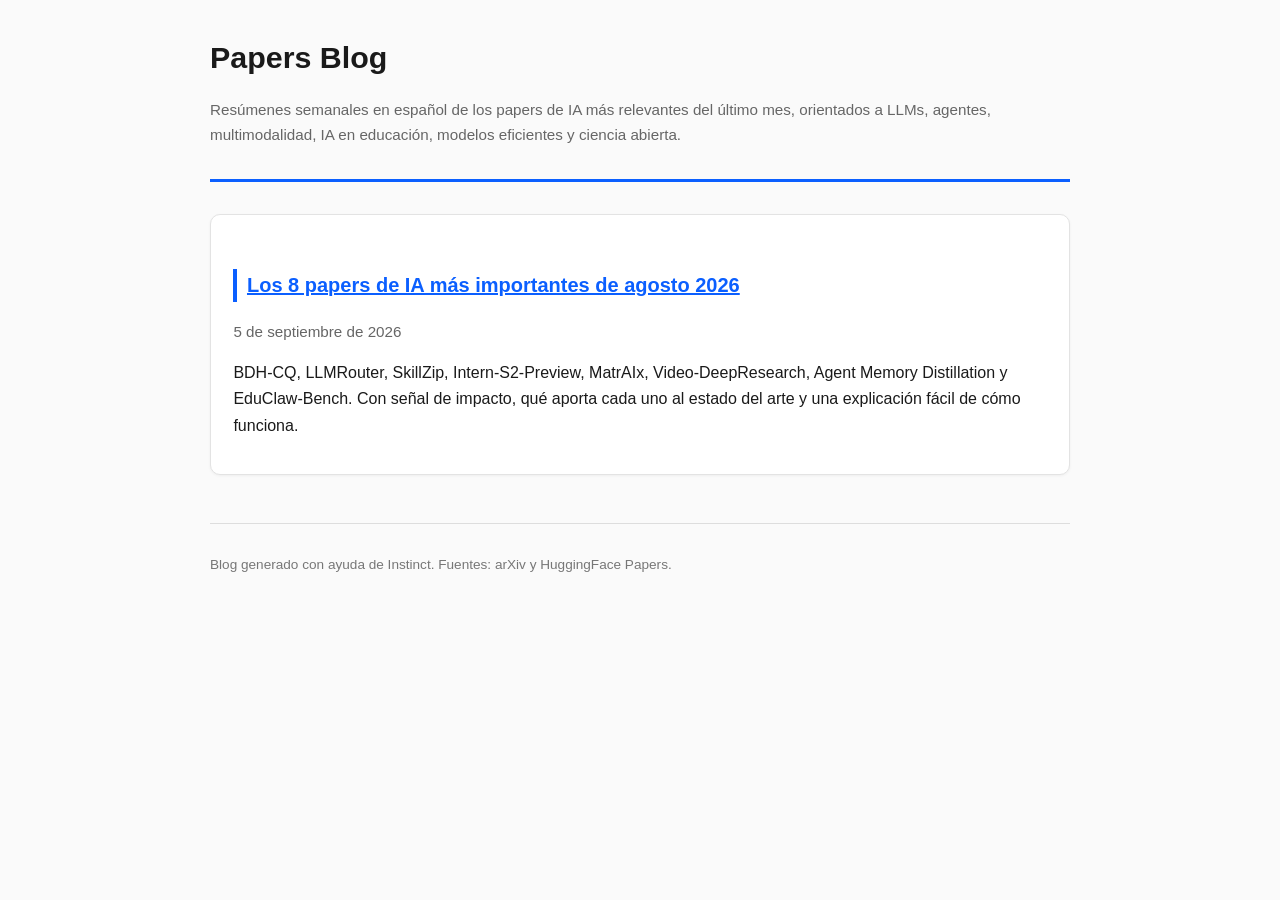
<file: 1-index.html>
<!DOCTYPE html>
<html lang="es">
<head>
<meta charset="utf-8">
<meta name="viewport" content="width=device-width, initial-scale=1">
<title>Papers Blog | Resúmenes semanales de papers de IA</title>
<link rel="stylesheet" href="style.css">
</head>
<body>
<header>
<h1>Papers Blog</h1>
<p class="sub">Resúmenes semanales en español de los papers de IA más relevantes del último mes, orientados a LLMs, agentes, multimodalidad, IA en educación, modelos eficientes y ciencia abierta.</p>
</header>

<div class="paper">
<h2><a href="2026-09-05-papers-ia-agosto-2026.html">Los 8 papers de IA más importantes de agosto 2026</a></h2>
<p class="sub">5 de septiembre de 2026</p>
<p>BDH-CQ, LLMRouter, SkillZip, Intern-S2-Preview, MatrAIx, Video-DeepResearch, Agent Memory Distillation y EduClaw-Bench. Con señal de impacto, qué aporta cada uno al estado del arte y una explicación fácil de cómo funciona.</p>
</div>

<footer>
<p>Blog generado con ayuda de Instinct. Fuentes: arXiv y HuggingFace Papers.</p>
</footer>
</body>
</html>
</file>
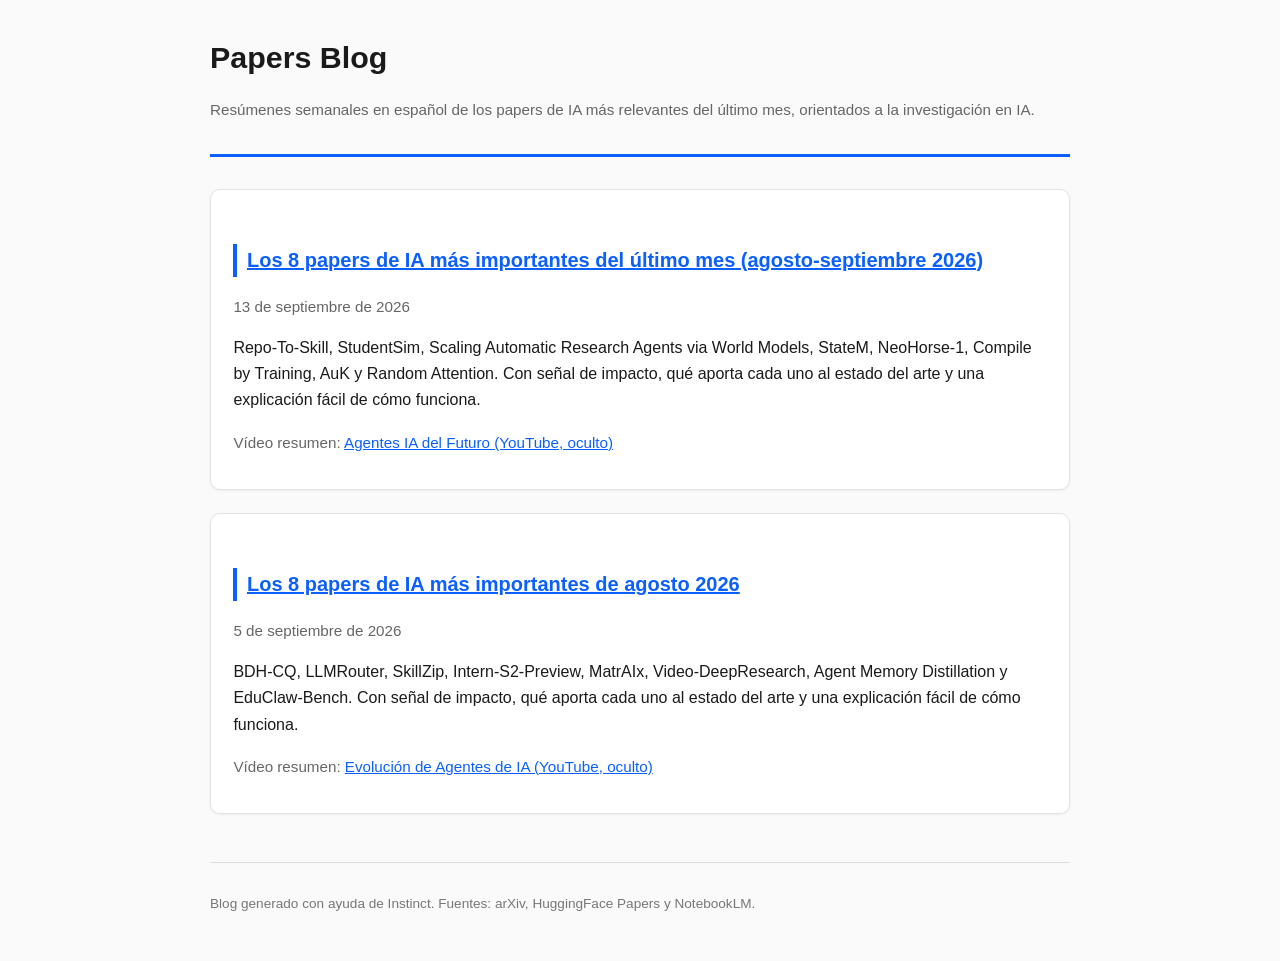
<file: 2-index.html>
<!DOCTYPE html>
<html lang="es">
<head>
<meta charset="utf-8">
<meta name="viewport" content="width=device-width, initial-scale=1">
<title>Papers Blog | Resúmenes semanales de papers de IA</title>
<link rel="stylesheet" href="style.css">
</head>
<body>
<header>
<h1>Papers Blog</h1>
<p class="sub">Resúmenes semanales en español de los papers de IA más relevantes del último mes, orientados a la investigación en IA.</p>
</header>

<div class="paper">
<h2><a href="2026-09-13-papers-ia-ultimo-mes.html">Los 8 papers de IA más importantes del último mes (agosto-septiembre 2026)</a></h2>
<p class="sub">13 de septiembre de 2026</p>
<p>Repo-To-Skill, StudentSim, Scaling Automatic Research Agents via World Models, StateM, NeoHorse-1, Compile by Training, AuK y Random Attention. Con señal de impacto, qué aporta cada uno al estado del arte y una explicación fácil de cómo funciona.</p>
<p class="sub">Vídeo resumen: <a href="https://youtu.be/aCIaCJry8U0">Agentes IA del Futuro (YouTube, oculto)</a></p>
</div>

<div class="paper">
<h2><a href="2026-09-05-papers-ia-agosto-2026.html">Los 8 papers de IA más importantes de agosto 2026</a></h2>
<p class="sub">5 de septiembre de 2026</p>
<p>BDH-CQ, LLMRouter, SkillZip, Intern-S2-Preview, MatrAIx, Video-DeepResearch, Agent Memory Distillation y EduClaw-Bench. Con señal de impacto, qué aporta cada uno al estado del arte y una explicación fácil de cómo funciona.</p>
<p class="sub">Vídeo resumen: <a href="https://youtu.be/vWAKzvtAJ9s">Evolución de Agentes de IA (YouTube, oculto)</a></p>
</div>

<footer>
<p>Blog generado con ayuda de Instinct. Fuentes: arXiv, HuggingFace Papers y NotebookLM.</p>
</footer>
</body>
</html>
</file>
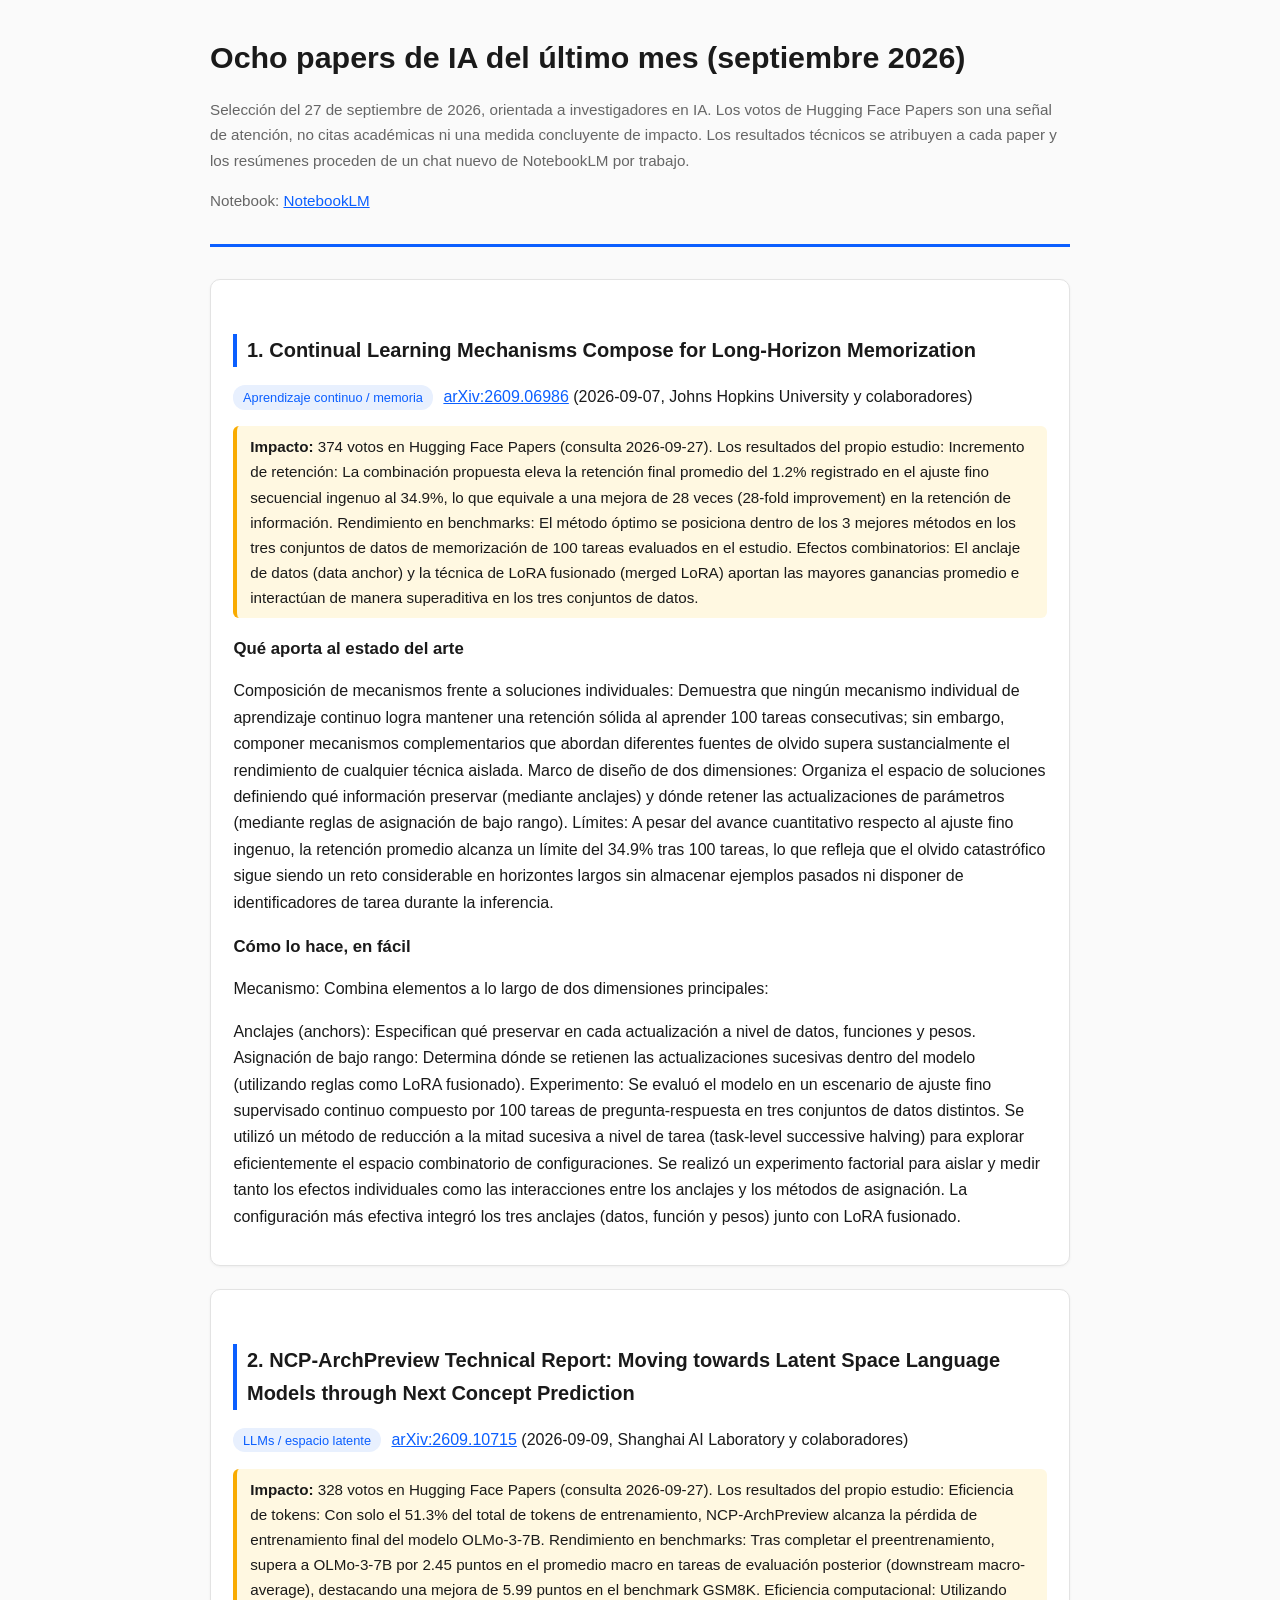
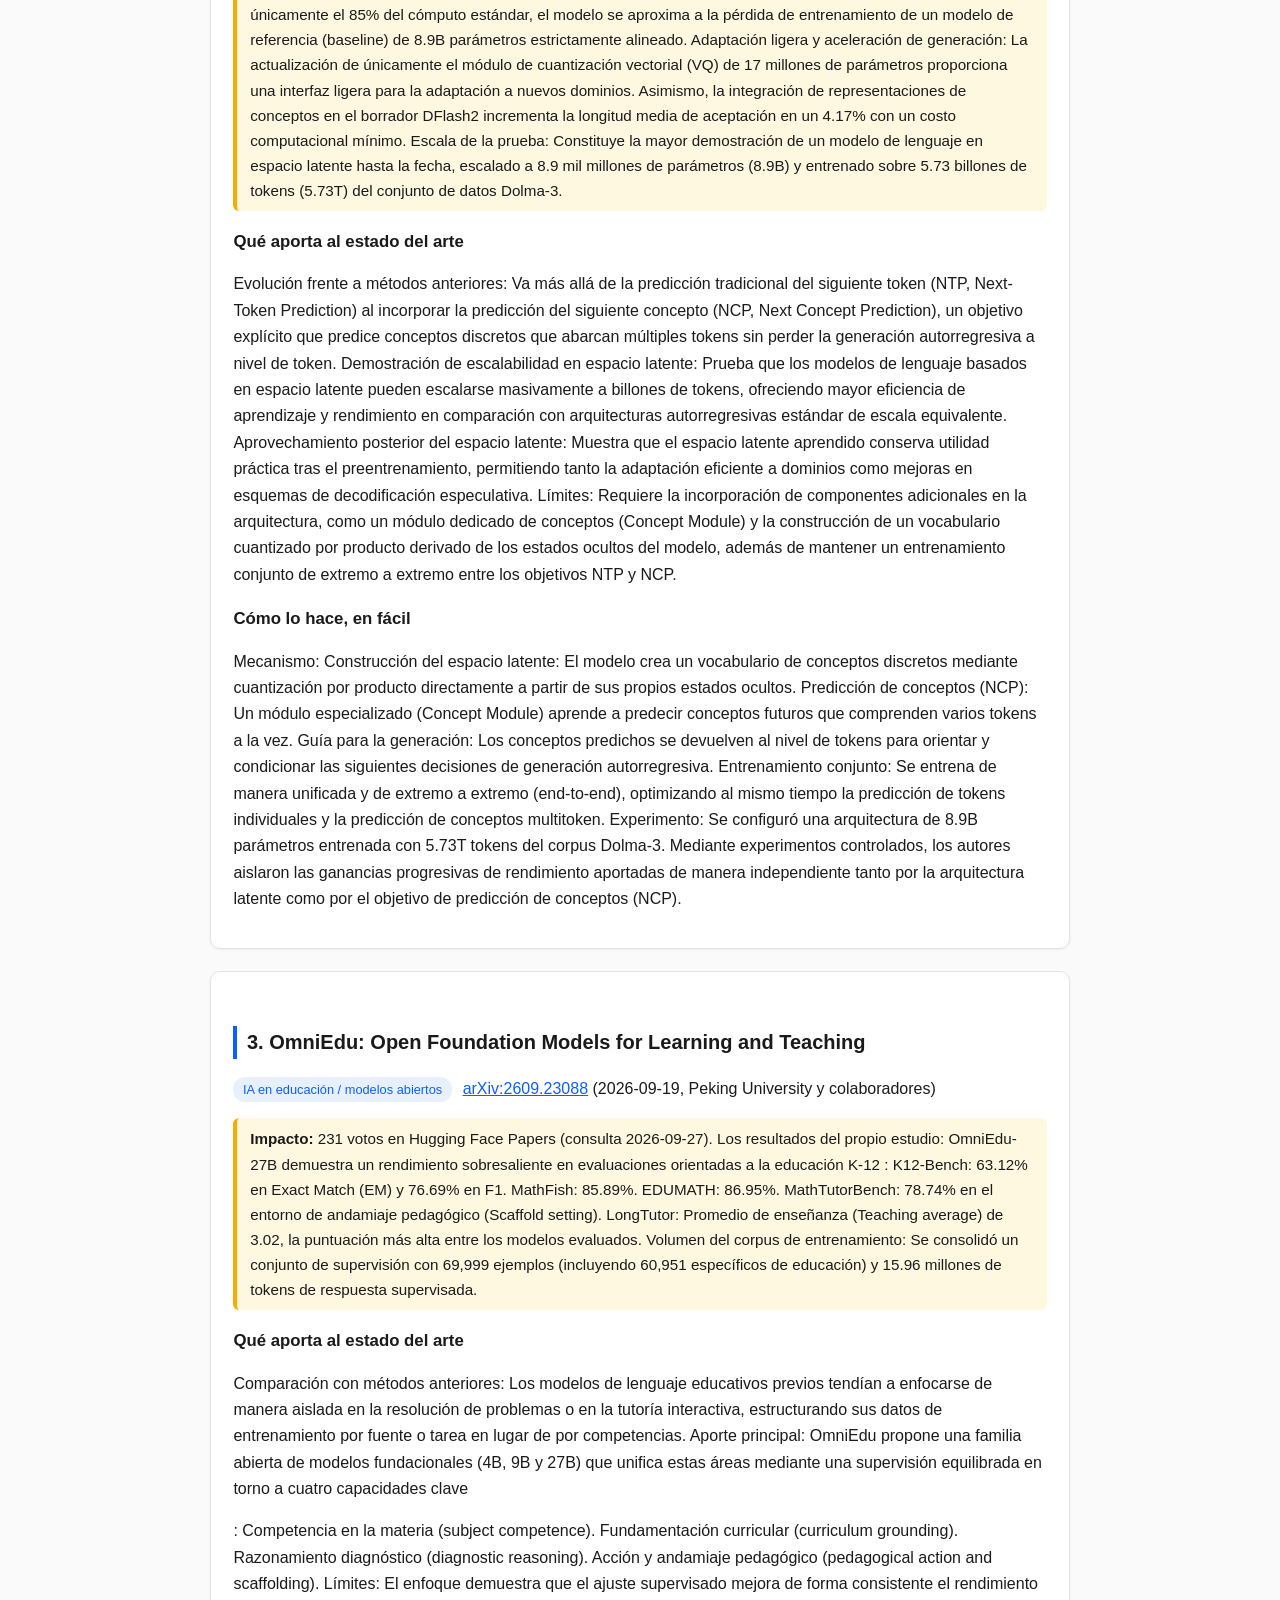
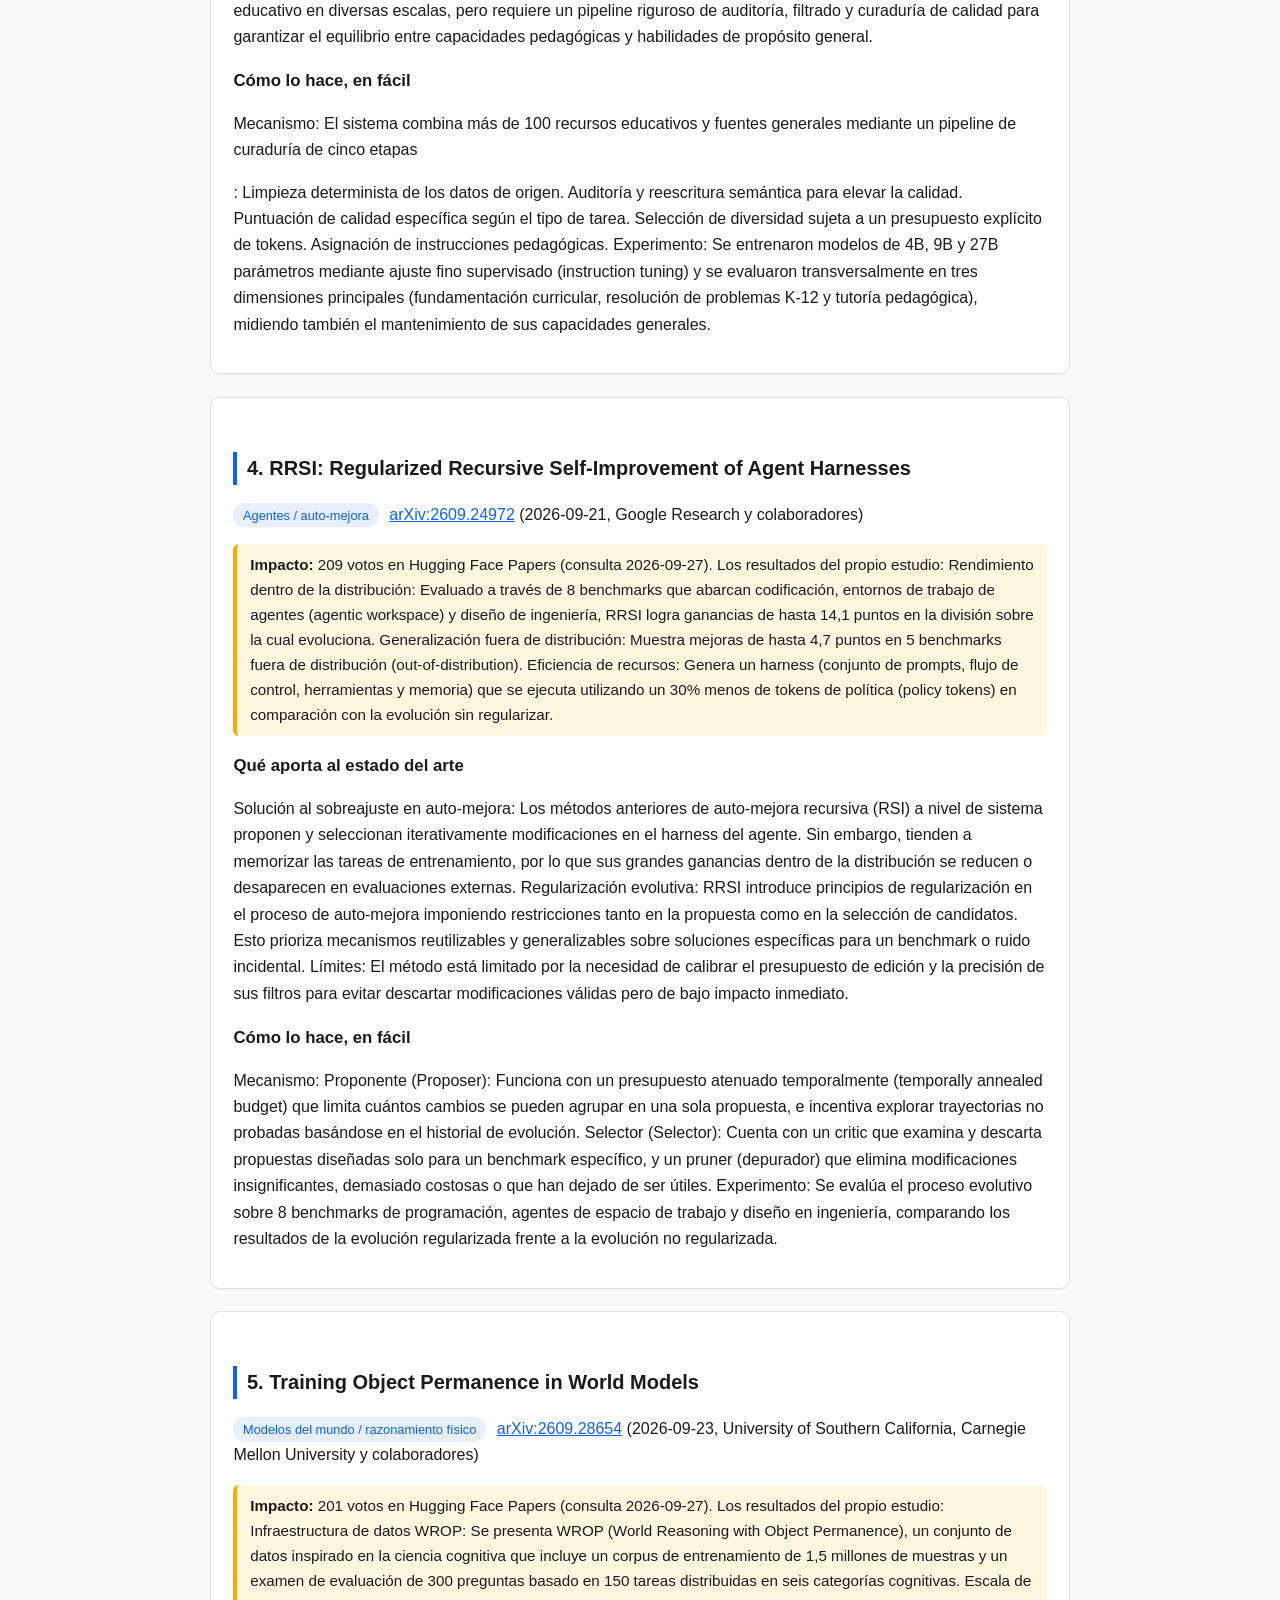
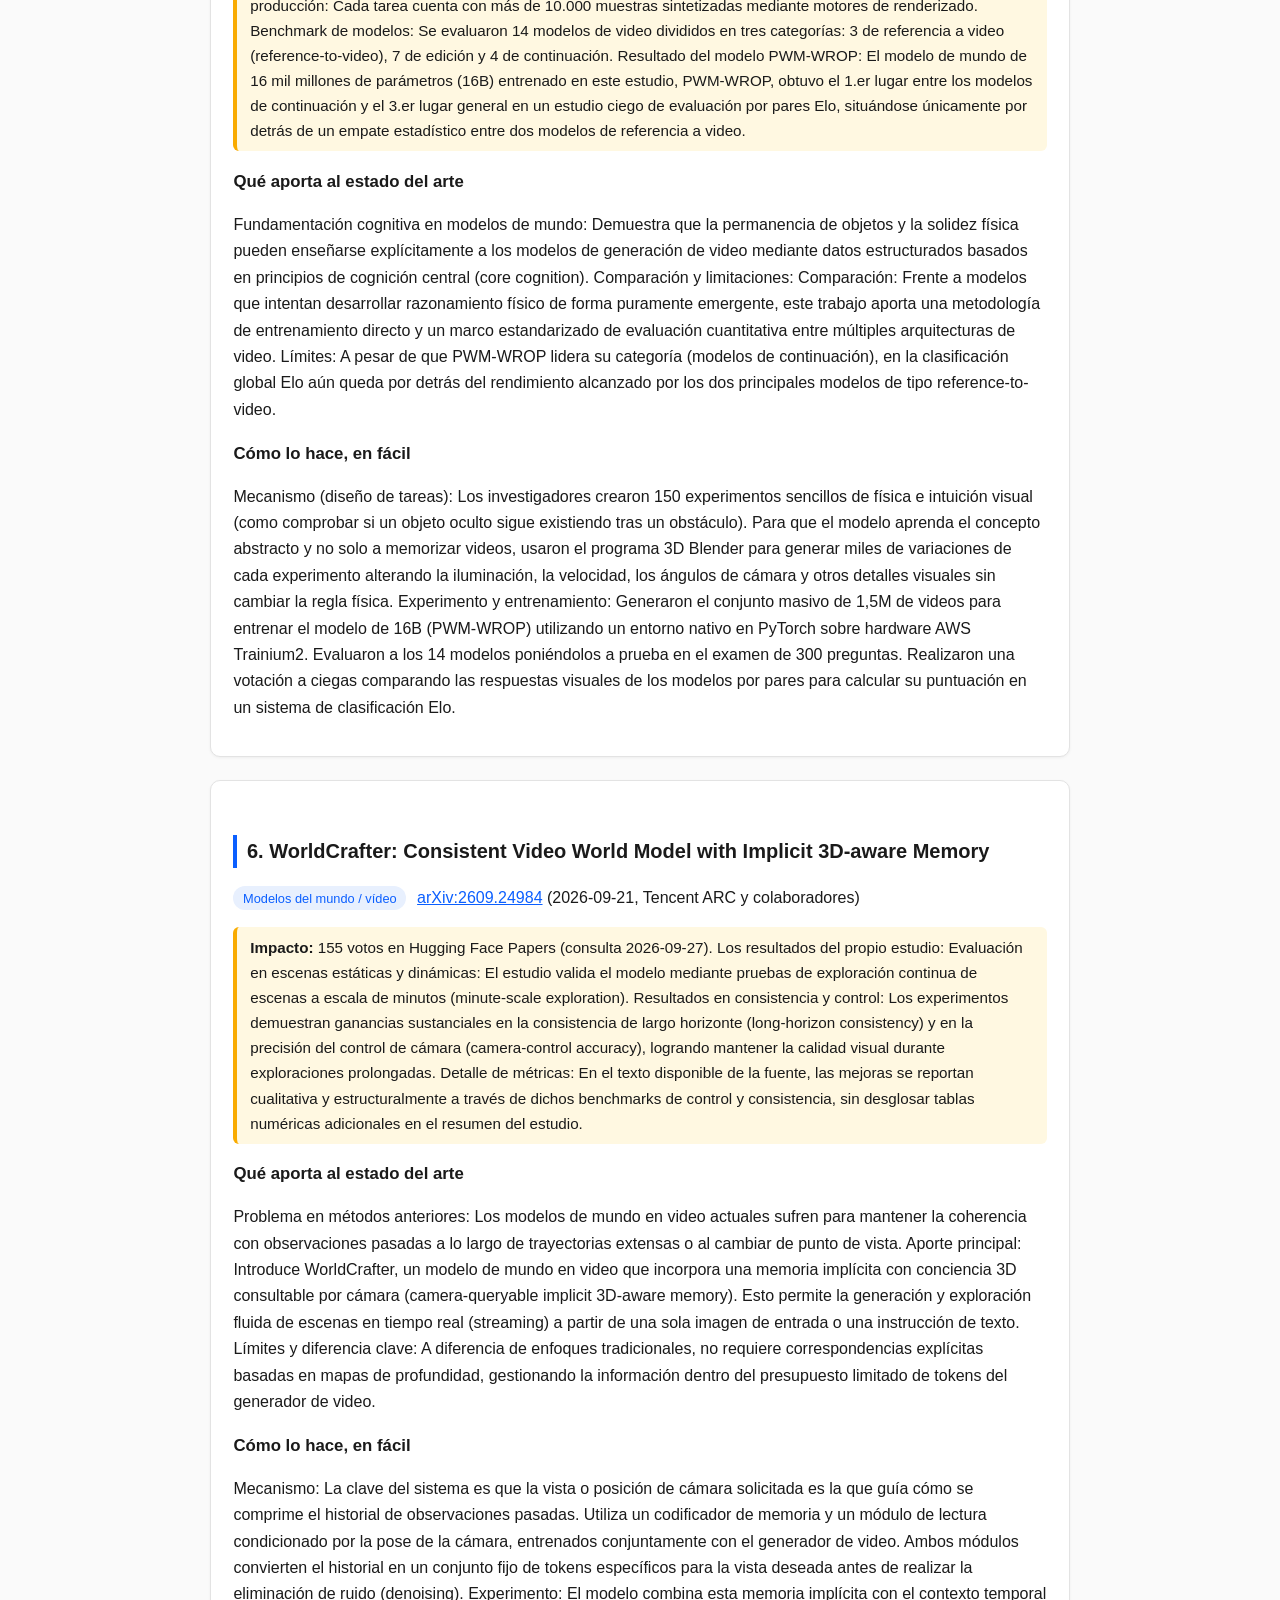
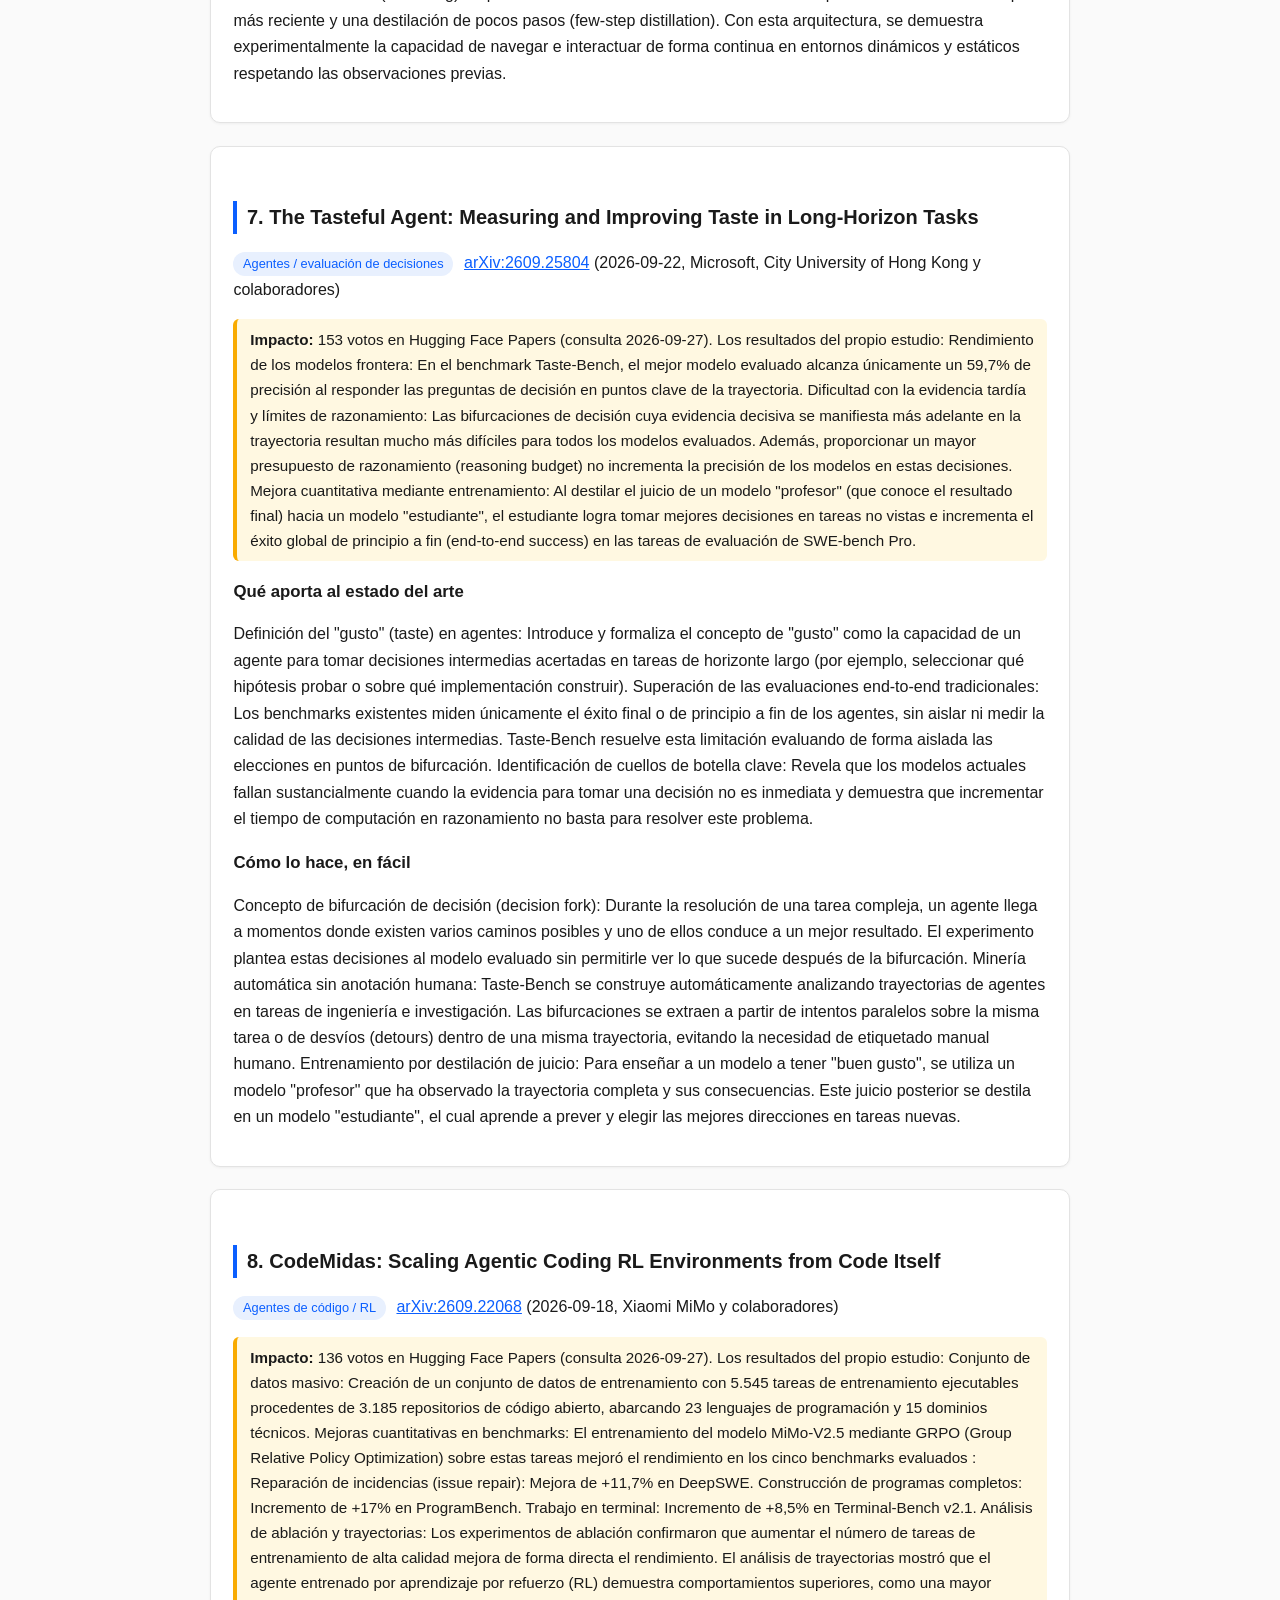
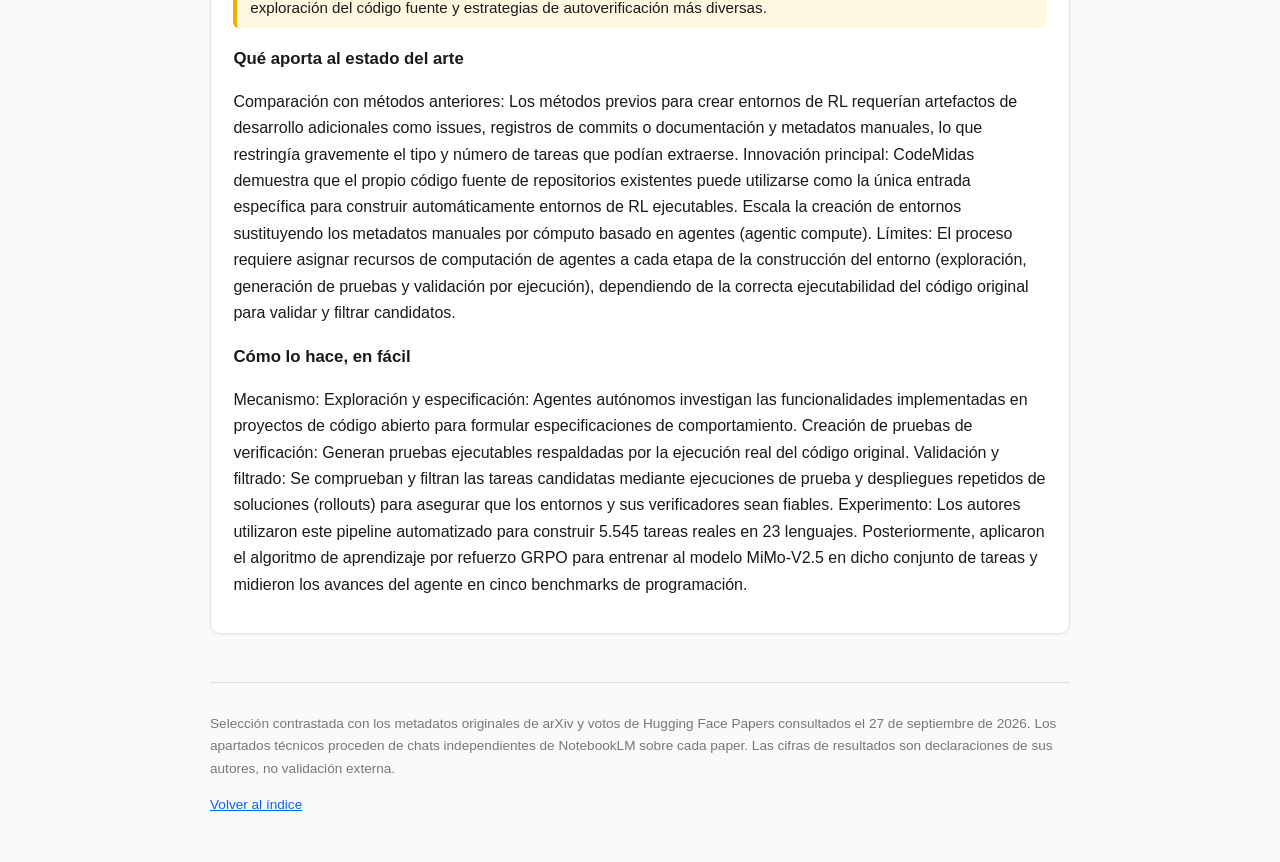
<file: 2026-09-27-papers-ia-ultimo-mes.html>
<!DOCTYPE html> <html lang="es"><head><meta charset="utf-8"><meta name="viewport" content="width=device-width, initial-scale=1"><title>Ocho papers de IA del último mes | 27 septiembre 2026</title><link rel="stylesheet" href="style.css"></head><body><header><h1>Ocho papers de IA del último mes (septiembre 2026)</h1><p class="sub">Selección del 27 de septiembre de 2026, orientada a investigadores en IA. Los votos de Hugging Face Papers son una señal de atención, no citas académicas ni una medida concluyente de impacto. Los resultados técnicos se atribuyen a cada paper y los resúmenes proceden de un chat nuevo de NotebookLM por trabajo.</p><p class="sub">Notebook: <a href="https://notebook.google.com/notebook/c9495426-1a5c-4e7d-8a40-48f2cf361056">NotebookLM</a></p></header><div class="paper"> <h2>1. Continual Learning Mechanisms Compose for Long-Horizon Memorization</h2> <p><span class="tag">Aprendizaje continuo / memoria</span> <a href="https://arxiv.org/abs/2609.06986">arXiv:2609.06986</a> (2026-09-07, Johns Hopkins University y colaboradores)</p> <p class="impacto"><strong>Impacto:</strong> 374 votos en Hugging Face Papers (consulta 2026-09-27). Los resultados del propio estudio: Incremento de retención: La combinación propuesta eleva la retención final promedio del 1.2% registrado en el ajuste fino secuencial ingenuo al 34.9%, lo que equivale a una mejora de 28 veces (28-fold improvement) en la retención de información. Rendimiento en benchmarks: El método óptimo se posiciona dentro de los 3 mejores métodos en los tres conjuntos de datos de memorización de 100 tareas evaluados en el estudio. Efectos combinatorios: El anclaje de datos (data anchor) y la técnica de LoRA fusionado (merged LoRA) aportan las mayores ganancias promedio e interactúan de manera superaditiva en los tres conjuntos de datos.</p> <h3>Qué aporta al estado del arte</h3> <p>Composición de mecanismos frente a soluciones individuales: Demuestra que ningún mecanismo individual de aprendizaje continuo logra mantener una retención sólida al aprender 100 tareas consecutivas; sin embargo, componer mecanismos complementarios que abordan diferentes fuentes de olvido supera sustancialmente el rendimiento de cualquier técnica aislada. Marco de diseño de dos dimensiones: Organiza el espacio de soluciones definiendo qué información preservar (mediante anclajes) y dónde retener las actualizaciones de parámetros (mediante reglas de asignación de bajo rango). Límites: A pesar del avance cuantitativo respecto al ajuste fino ingenuo, la retención promedio alcanza un límite del 34.9% tras 100 tareas, lo que refleja que el olvido catastrófico sigue siendo un reto considerable en horizontes largos sin almacenar ejemplos pasados ni disponer de identificadores de tarea durante la inferencia.</p> <h3>Cómo lo hace, en fácil</h3> <p>Mecanismo: Combina elementos a lo largo de dos dimensiones principales:</p><p>Anclajes (anchors): Especifican qué preservar en cada actualización a nivel de datos, funciones y pesos. Asignación de bajo rango: Determina dónde se retienen las actualizaciones sucesivas dentro del modelo (utilizando reglas como LoRA fusionado). Experimento: Se evaluó el modelo en un escenario de ajuste fino supervisado continuo compuesto por 100 tareas de pregunta-respuesta en tres conjuntos de datos distintos. Se utilizó un método de reducción a la mitad sucesiva a nivel de tarea (task-level successive halving) para explorar eficientemente el espacio combinatorio de configuraciones. Se realizó un experimento factorial para aislar y medir tanto los efectos individuales como las interacciones entre los anclajes y los métodos de asignación. La configuración más efectiva integró los tres anclajes (datos, función y pesos) junto con LoRA fusionado.</p> </div> <div class="paper"> <h2>2. NCP-ArchPreview Technical Report: Moving towards Latent Space Language Models through Next Concept Prediction</h2> <p><span class="tag">LLMs / espacio latente</span> <a href="https://arxiv.org/abs/2609.10715">arXiv:2609.10715</a> (2026-09-09, Shanghai AI Laboratory y colaboradores)</p> <p class="impacto"><strong>Impacto:</strong> 328 votos en Hugging Face Papers (consulta 2026-09-27). Los resultados del propio estudio: Eficiencia de tokens: Con solo el 51.3% del total de tokens de entrenamiento, NCP-ArchPreview alcanza la pérdida de entrenamiento final del modelo OLMo-3-7B. Rendimiento en benchmarks: Tras completar el preentrenamiento, supera a OLMo-3-7B por 2.45 puntos en el promedio macro en tareas de evaluación posterior (downstream macro-average), destacando una mejora de 5.99 puntos en el benchmark GSM8K. Eficiencia computacional: Utilizando únicamente el 85% del cómputo estándar, el modelo se aproxima a la pérdida de entrenamiento de un modelo de referencia (baseline) de 8.9B parámetros estrictamente alineado. Adaptación ligera y aceleración de generación: La actualización de únicamente el módulo de cuantización vectorial (VQ) de 17 millones de parámetros proporciona una interfaz ligera para la adaptación a nuevos dominios. Asimismo, la integración de representaciones de conceptos en el borrador DFlash2 incrementa la longitud media de aceptación en un 4.17% con un costo computacional mínimo. Escala de la prueba: Constituye la mayor demostración de un modelo de lenguaje en espacio latente hasta la fecha, escalado a 8.9 mil millones de parámetros (8.9B) y entrenado sobre 5.73 billones de tokens (5.73T) del conjunto de datos Dolma-3.</p> <h3>Qué aporta al estado del arte</h3> <p>Evolución frente a métodos anteriores: Va más allá de la predicción tradicional del siguiente token (NTP, Next-Token Prediction) al incorporar la predicción del siguiente concepto (NCP, Next Concept Prediction), un objetivo explícito que predice conceptos discretos que abarcan múltiples tokens sin perder la generación autorregresiva a nivel de token. Demostración de escalabilidad en espacio latente: Prueba que los modelos de lenguaje basados en espacio latente pueden escalarse masivamente a billones de tokens, ofreciendo mayor eficiencia de aprendizaje y rendimiento en comparación con arquitecturas autorregresivas estándar de escala equivalente. Aprovechamiento posterior del espacio latente: Muestra que el espacio latente aprendido conserva utilidad práctica tras el preentrenamiento, permitiendo tanto la adaptación eficiente a dominios como mejoras en esquemas de decodificación especulativa. Límites: Requiere la incorporación de componentes adicionales en la arquitectura, como un módulo dedicado de conceptos (Concept Module) y la construcción de un vocabulario cuantizado por producto derivado de los estados ocultos del modelo, además de mantener un entrenamiento conjunto de extremo a extremo entre los objetivos NTP y NCP.</p> <h3>Cómo lo hace, en fácil</h3> <p>Mecanismo: Construcción del espacio latente: El modelo crea un vocabulario de conceptos discretos mediante cuantización por producto directamente a partir de sus propios estados ocultos. Predicción de conceptos (NCP): Un módulo especializado (Concept Module) aprende a predecir conceptos futuros que comprenden varios tokens a la vez. Guía para la generación: Los conceptos predichos se devuelven al nivel de tokens para orientar y condicionar las siguientes decisiones de generación autorregresiva. Entrenamiento conjunto: Se entrena de manera unificada y de extremo a extremo (end-to-end), optimizando al mismo tiempo la predicción de tokens individuales y la predicción de conceptos multitoken. Experimento: Se configuró una arquitectura de 8.9B parámetros entrenada con 5.73T tokens del corpus Dolma-3. Mediante experimentos controlados, los autores aislaron las ganancias progresivas de rendimiento aportadas de manera independiente tanto por la arquitectura latente como por el objetivo de predicción de conceptos (NCP).</p> </div> <div class="paper"> <h2>3. OmniEdu: Open Foundation Models for Learning and Teaching</h2> <p><span class="tag">IA en educación / modelos abiertos</span> <a href="https://arxiv.org/abs/2609.23088">arXiv:2609.23088</a> (2026-09-19, Peking University y colaboradores)</p> <p class="impacto"><strong>Impacto:</strong> 231 votos en Hugging Face Papers (consulta 2026-09-27). Los resultados del propio estudio: OmniEdu-27B demuestra un rendimiento sobresaliente en evaluaciones orientadas a la educación K-12  : K12-Bench: 63.12% en Exact Match (EM) y 76.69% en F1. MathFish: 85.89%. EDUMATH: 86.95%. MathTutorBench: 78.74% en el entorno de andamiaje pedagógico (Scaffold setting). LongTutor: Promedio de enseñanza (Teaching average) de 3.02, la puntuación más alta entre los modelos evaluados. Volumen del corpus de entrenamiento: Se consolidó un conjunto de supervisión con 69,999 ejemplos (incluyendo 60,951 específicos de educación) y 15.96 millones de tokens de respuesta supervisada.</p> <h3>Qué aporta al estado del arte</h3> <p>Comparación con métodos anteriores: Los modelos de lenguaje educativos previos tendían a enfocarse de manera aislada en la resolución de problemas o en la tutoría interactiva, estructurando sus datos de entrenamiento por fuente o tarea en lugar de por competencias. Aporte principal: OmniEdu propone una familia abierta de modelos fundacionales (4B, 9B y 27B) que unifica estas áreas mediante una supervisión equilibrada en torno a cuatro capacidades clave</p><p>: Competencia en la materia (subject competence). Fundamentación curricular (curriculum grounding). Razonamiento diagnóstico (diagnostic reasoning). Acción y andamiaje pedagógico (pedagogical action and scaffolding). Límites: El enfoque demuestra que el ajuste supervisado mejora de forma consistente el rendimiento educativo en diversas escalas, pero requiere un pipeline riguroso de auditoría, filtrado y curaduría de calidad para garantizar el equilibrio entre capacidades pedagógicas y habilidades de propósito general.</p> <h3>Cómo lo hace, en fácil</h3> <p>Mecanismo: El sistema combina más de 100 recursos educativos y fuentes generales mediante un pipeline de curaduría de cinco etapas</p><p>: Limpieza determinista de los datos de origen. Auditoría y reescritura semántica para elevar la calidad. Puntuación de calidad específica según el tipo de tarea. Selección de diversidad sujeta a un presupuesto explícito de tokens. Asignación de instrucciones pedagógicas. Experimento: Se entrenaron modelos de 4B, 9B y 27B parámetros mediante ajuste fino supervisado (instruction tuning) y se evaluaron transversalmente en tres dimensiones principales (fundamentación curricular, resolución de problemas K-12 y tutoría pedagógica), midiendo también el mantenimiento de sus capacidades generales.</p> </div> <div class="paper"> <h2>4. RRSI: Regularized Recursive Self-Improvement of Agent Harnesses</h2> <p><span class="tag">Agentes / auto-mejora</span> <a href="https://arxiv.org/abs/2609.24972">arXiv:2609.24972</a> (2026-09-21, Google Research y colaboradores)</p> <p class="impacto"><strong>Impacto:</strong> 209 votos en Hugging Face Papers (consulta 2026-09-27). Los resultados del propio estudio: Rendimiento dentro de la distribución: Evaluado a través de 8 benchmarks que abarcan codificación, entornos de trabajo de agentes (agentic workspace) y diseño de ingeniería, RRSI logra ganancias de hasta 14,1 puntos en la división sobre la cual evoluciona. Generalización fuera de distribución: Muestra mejoras de hasta 4,7 puntos en 5 benchmarks fuera de distribución (out-of-distribution). Eficiencia de recursos: Genera un harness (conjunto de prompts, flujo de control, herramientas y memoria) que se ejecuta utilizando un 30% menos de tokens de política (policy tokens) en comparación con la evolución sin regularizar.</p> <h3>Qué aporta al estado del arte</h3> <p>Solución al sobreajuste en auto-mejora: Los métodos anteriores de auto-mejora recursiva (RSI) a nivel de sistema proponen y seleccionan iterativamente modificaciones en el harness del agente. Sin embargo, tienden a memorizar las tareas de entrenamiento, por lo que sus grandes ganancias dentro de la distribución se reducen o desaparecen en evaluaciones externas. Regularización evolutiva: RRSI introduce principios de regularización en el proceso de auto-mejora imponiendo restricciones tanto en la propuesta como en la selección de candidatos. Esto prioriza mecanismos reutilizables y generalizables sobre soluciones específicas para un benchmark o ruido incidental. Límites: El método está limitado por la necesidad de calibrar el presupuesto de edición y la precisión de sus filtros para evitar descartar modificaciones válidas pero de bajo impacto inmediato.</p> <h3>Cómo lo hace, en fácil</h3> <p>Mecanismo: Proponente (Proposer): Funciona con un presupuesto atenuado temporalmente (temporally annealed budget) que limita cuántos cambios se pueden agrupar en una sola propuesta, e incentiva explorar trayectorias no probadas basándose en el historial de evolución. Selector (Selector): Cuenta con un critic que examina y descarta propuestas diseñadas solo para un benchmark específico, y un pruner (depurador) que elimina modificaciones insignificantes, demasiado costosas o que han dejado de ser útiles. Experimento: Se evalúa el proceso evolutivo sobre 8 benchmarks de programación, agentes de espacio de trabajo y diseño en ingeniería, comparando los resultados de la evolución regularizada frente a la evolución no regularizada.</p> </div> <div class="paper"> <h2>5. Training Object Permanence in World Models</h2> <p><span class="tag">Modelos del mundo / razonamiento físico</span> <a href="https://arxiv.org/abs/2609.28654">arXiv:2609.28654</a> (2026-09-23, University of Southern California, Carnegie Mellon University y colaboradores)</p> <p class="impacto"><strong>Impacto:</strong> 201 votos en Hugging Face Papers (consulta 2026-09-27). Los resultados del propio estudio: Infraestructura de datos WROP: Se presenta WROP (World Reasoning with Object Permanence), un conjunto de datos inspirado en la ciencia cognitiva que incluye un corpus de entrenamiento de 1,5 millones de muestras y un examen de evaluación de 300 preguntas basado en 150 tareas distribuidas en seis categorías cognitivas. Escala de producción: Cada tarea cuenta con más de 10.000 muestras sintetizadas mediante motores de renderizado. Benchmark de modelos: Se evaluaron 14 modelos de video divididos en tres categorías: 3 de referencia a video (reference-to-video), 7 de edición y 4 de continuación. Resultado del modelo PWM-WROP: El modelo de mundo de 16 mil millones de parámetros (16B) entrenado en este estudio, PWM-WROP, obtuvo el 1.er lugar entre los modelos de continuación y el 3.er lugar general en un estudio ciego de evaluación por pares Elo, situándose únicamente por detrás de un empate estadístico entre dos modelos de referencia a video.</p> <h3>Qué aporta al estado del arte</h3> <p>Fundamentación cognitiva en modelos de mundo: Demuestra que la permanencia de objetos y la solidez física pueden enseñarse explícitamente a los modelos de generación de video mediante datos estructurados basados en principios de cognición central (core cognition). Comparación y limitaciones: Comparación: Frente a modelos que intentan desarrollar razonamiento físico de forma puramente emergente, este trabajo aporta una metodología de entrenamiento directo y un marco estandarizado de evaluación cuantitativa entre múltiples arquitecturas de video. Límites: A pesar de que PWM-WROP lidera su categoría (modelos de continuación), en la clasificación global Elo aún queda por detrás del rendimiento alcanzado por los dos principales modelos de tipo reference-to-video.</p> <h3>Cómo lo hace, en fácil</h3> <p>Mecanismo (diseño de tareas): Los investigadores crearon 150 experimentos sencillos de física e intuición visual (como comprobar si un objeto oculto sigue existiendo tras un obstáculo). Para que el modelo aprenda el concepto abstracto y no solo a memorizar videos, usaron el programa 3D Blender para generar miles de variaciones de cada experimento alterando la iluminación, la velocidad, los ángulos de cámara y otros detalles visuales sin cambiar la regla física. Experimento y entrenamiento: Generaron el conjunto masivo de 1,5M de videos para entrenar el modelo de 16B (PWM-WROP) utilizando un entorno nativo en PyTorch sobre hardware AWS Trainium2. Evaluaron a los 14 modelos poniéndolos a prueba en el examen de 300 preguntas. Realizaron una votación a ciegas comparando las respuestas visuales de los modelos por pares para calcular su puntuación en un sistema de clasificación Elo.</p> </div> <div class="paper"> <h2>6. WorldCrafter: Consistent Video World Model with Implicit 3D-aware Memory</h2> <p><span class="tag">Modelos del mundo / vídeo</span> <a href="https://arxiv.org/abs/2609.24984">arXiv:2609.24984</a> (2026-09-21, Tencent ARC y colaboradores)</p> <p class="impacto"><strong>Impacto:</strong> 155 votos en Hugging Face Papers (consulta 2026-09-27). Los resultados del propio estudio: Evaluación en escenas estáticas y dinámicas: El estudio valida el modelo mediante pruebas de exploración continua de escenas a escala de minutos (minute-scale exploration). Resultados en consistencia y control: Los experimentos demuestran ganancias sustanciales en la consistencia de largo horizonte (long-horizon consistency) y en la precisión del control de cámara (camera-control accuracy), logrando mantener la calidad visual durante exploraciones prolongadas. Detalle de métricas: En el texto disponible de la fuente, las mejoras se reportan cualitativa y estructuralmente a través de dichos benchmarks de control y consistencia, sin desglosar tablas numéricas adicionales en el resumen del estudio.</p> <h3>Qué aporta al estado del arte</h3> <p>Problema en métodos anteriores: Los modelos de mundo en video actuales sufren para mantener la coherencia con observaciones pasadas a lo largo de trayectorias extensas o al cambiar de punto de vista. Aporte principal: Introduce WorldCrafter, un modelo de mundo en video que incorpora una memoria implícita con conciencia 3D consultable por cámara (camera-queryable implicit 3D-aware memory). Esto permite la generación y exploración fluida de escenas en tiempo real (streaming) a partir de una sola imagen de entrada o una instrucción de texto. Límites y diferencia clave: A diferencia de enfoques tradicionales, no requiere correspondencias explícitas basadas en mapas de profundidad, gestionando la información dentro del presupuesto limitado de tokens del generador de video.</p> <h3>Cómo lo hace, en fácil</h3> <p>Mecanismo: La clave del sistema es que la vista o posición de cámara solicitada es la que guía cómo se comprime el historial de observaciones pasadas. Utiliza un codificador de memoria y un módulo de lectura condicionado por la pose de la cámara, entrenados conjuntamente con el generador de video. Ambos módulos convierten el historial en un conjunto fijo de tokens específicos para la vista deseada antes de realizar la eliminación de ruido (denoising). Experimento: El modelo combina esta memoria implícita con el contexto temporal más reciente y una destilación de pocos pasos (few-step distillation). Con esta arquitectura, se demuestra experimentalmente la capacidad de navegar e interactuar de forma continua en entornos dinámicos y estáticos respetando las observaciones previas.</p> </div> <div class="paper"> <h2>7. The Tasteful Agent: Measuring and Improving Taste in Long-Horizon Tasks</h2> <p><span class="tag">Agentes / evaluación de decisiones</span> <a href="https://arxiv.org/abs/2609.25804">arXiv:2609.25804</a> (2026-09-22, Microsoft, City University of Hong Kong y colaboradores)</p> <p class="impacto"><strong>Impacto:</strong> 153 votos en Hugging Face Papers (consulta 2026-09-27). Los resultados del propio estudio: Rendimiento de los modelos frontera: En el benchmark Taste-Bench, el mejor modelo evaluado alcanza únicamente un 59,7% de precisión al responder las preguntas de decisión en puntos clave de la trayectoria. Dificultad con la evidencia tardía y límites de razonamiento: Las bifurcaciones de decisión cuya evidencia decisiva se manifiesta más adelante en la trayectoria resultan mucho más difíciles para todos los modelos evaluados. Además, proporcionar un mayor presupuesto de razonamiento (reasoning budget) no incrementa la precisión de los modelos en estas decisiones. Mejora cuantitativa mediante entrenamiento: Al destilar el juicio de un modelo &quot;profesor&quot; (que conoce el resultado final) hacia un modelo &quot;estudiante&quot;, el estudiante logra tomar mejores decisiones en tareas no vistas e incrementa el éxito global de principio a fin (end-to-end success) en las tareas de evaluación de SWE-bench Pro.</p> <h3>Qué aporta al estado del arte</h3> <p>Definición del &quot;gusto&quot; (taste) en agentes: Introduce y formaliza el concepto de &quot;gusto&quot; como la capacidad de un agente para tomar decisiones intermedias acertadas en tareas de horizonte largo (por ejemplo, seleccionar qué hipótesis probar o sobre qué implementación construir). Superación de las evaluaciones end-to-end tradicionales: Los benchmarks existentes miden únicamente el éxito final o de principio a fin de los agentes, sin aislar ni medir la calidad de las decisiones intermedias. Taste-Bench resuelve esta limitación evaluando de forma aislada las elecciones en puntos de bifurcación. Identificación de cuellos de botella clave: Revela que los modelos actuales fallan sustancialmente cuando la evidencia para tomar una decisión no es inmediata y demuestra que incrementar el tiempo de computación en razonamiento no basta para resolver este problema.</p> <h3>Cómo lo hace, en fácil</h3> <p>Concepto de bifurcación de decisión (decision fork): Durante la resolución de una tarea compleja, un agente llega a momentos donde existen varios caminos posibles y uno de ellos conduce a un mejor resultado. El experimento plantea estas decisiones al modelo evaluado sin permitirle ver lo que sucede después de la bifurcación. Minería automática sin anotación humana: Taste-Bench se construye automáticamente analizando trayectorias de agentes en tareas de ingeniería e investigación. Las bifurcaciones se extraen a partir de intentos paralelos sobre la misma tarea o de desvíos (detours) dentro de una misma trayectoria, evitando la necesidad de etiquetado manual humano. Entrenamiento por destilación de juicio: Para enseñar a un modelo a tener &quot;buen gusto&quot;, se utiliza un modelo &quot;profesor&quot; que ha observado la trayectoria completa y sus consecuencias. Este juicio posterior se destila en un modelo &quot;estudiante&quot;, el cual aprende a prever y elegir las mejores direcciones en tareas nuevas.</p> </div> <div class="paper"> <h2>8. CodeMidas: Scaling Agentic Coding RL Environments from Code Itself</h2> <p><span class="tag">Agentes de código / RL</span> <a href="https://arxiv.org/abs/2609.22068">arXiv:2609.22068</a> (2026-09-18, Xiaomi MiMo y colaboradores)</p> <p class="impacto"><strong>Impacto:</strong> 136 votos en Hugging Face Papers (consulta 2026-09-27). Los resultados del propio estudio: Conjunto de datos masivo: Creación de un conjunto de datos de entrenamiento con 5.545 tareas de entrenamiento ejecutables procedentes de 3.185 repositorios de código abierto, abarcando 23 lenguajes de programación y 15 dominios técnicos. Mejoras cuantitativas en benchmarks: El entrenamiento del modelo MiMo-V2.5 mediante GRPO (Group Relative Policy Optimization) sobre estas tareas mejoró el rendimiento en los cinco benchmarks evaluados  : Reparación de incidencias (issue repair): Mejora de +11,7% en DeepSWE. Construcción de programas completos: Incremento de +17% en ProgramBench. Trabajo en terminal: Incremento de +8,5% en Terminal-Bench v2.1. Análisis de ablación y trayectorias: Los experimentos de ablación confirmaron que aumentar el número de tareas de entrenamiento de alta calidad mejora de forma directa el rendimiento. El análisis de trayectorias mostró que el agente entrenado por aprendizaje por refuerzo (RL) demuestra comportamientos superiores, como una mayor exploración del código fuente y estrategias de autoverificación más diversas.</p> <h3>Qué aporta al estado del arte</h3> <p>Comparación con métodos anteriores: Los métodos previos para crear entornos de RL requerían artefactos de desarrollo adicionales como issues, registros de commits o documentación y metadatos manuales, lo que restringía gravemente el tipo y número de tareas que podían extraerse. Innovación principal: CodeMidas demuestra que el propio código fuente de repositorios existentes puede utilizarse como la única entrada específica para construir automáticamente entornos de RL ejecutables. Escala la creación de entornos sustituyendo los metadatos manuales por cómputo basado en agentes (agentic compute). Límites: El proceso requiere asignar recursos de computación de agentes a cada etapa de la construcción del entorno (exploración, generación de pruebas y validación por ejecución), dependiendo de la correcta ejecutabilidad del código original para validar y filtrar candidatos.</p> <h3>Cómo lo hace, en fácil</h3> <p>Mecanismo: Exploración y especificación: Agentes autónomos investigan las funcionalidades implementadas en proyectos de código abierto para formular especificaciones de comportamiento. Creación de pruebas de verificación: Generan pruebas ejecutables respaldadas por la ejecución real del código original. Validación y filtrado: Se comprueban y filtran las tareas candidatas mediante ejecuciones de prueba y despliegues repetidos de soluciones (rollouts) para asegurar que los entornos y sus verificadores sean fiables. Experimento: Los autores utilizaron este pipeline automatizado para construir 5.545 tareas reales en 23 lenguajes. Posteriormente, aplicaron el algoritmo de aprendizaje por refuerzo GRPO para entrenar al modelo MiMo-V2.5 en dicho conjunto de tareas y midieron los avances del agente en cinco benchmarks de programación.</p> </div><footer><p>Selección contrastada con los metadatos originales de arXiv y votos de Hugging Face Papers consultados el 27 de septiembre de 2026. Los apartados técnicos proceden de chats independientes de NotebookLM sobre cada paper. Las cifras de resultados son declaraciones de sus autores, no validación externa.</p><p><a href="index.html">Volver al índice</a></p></footer></body></html>
</file>
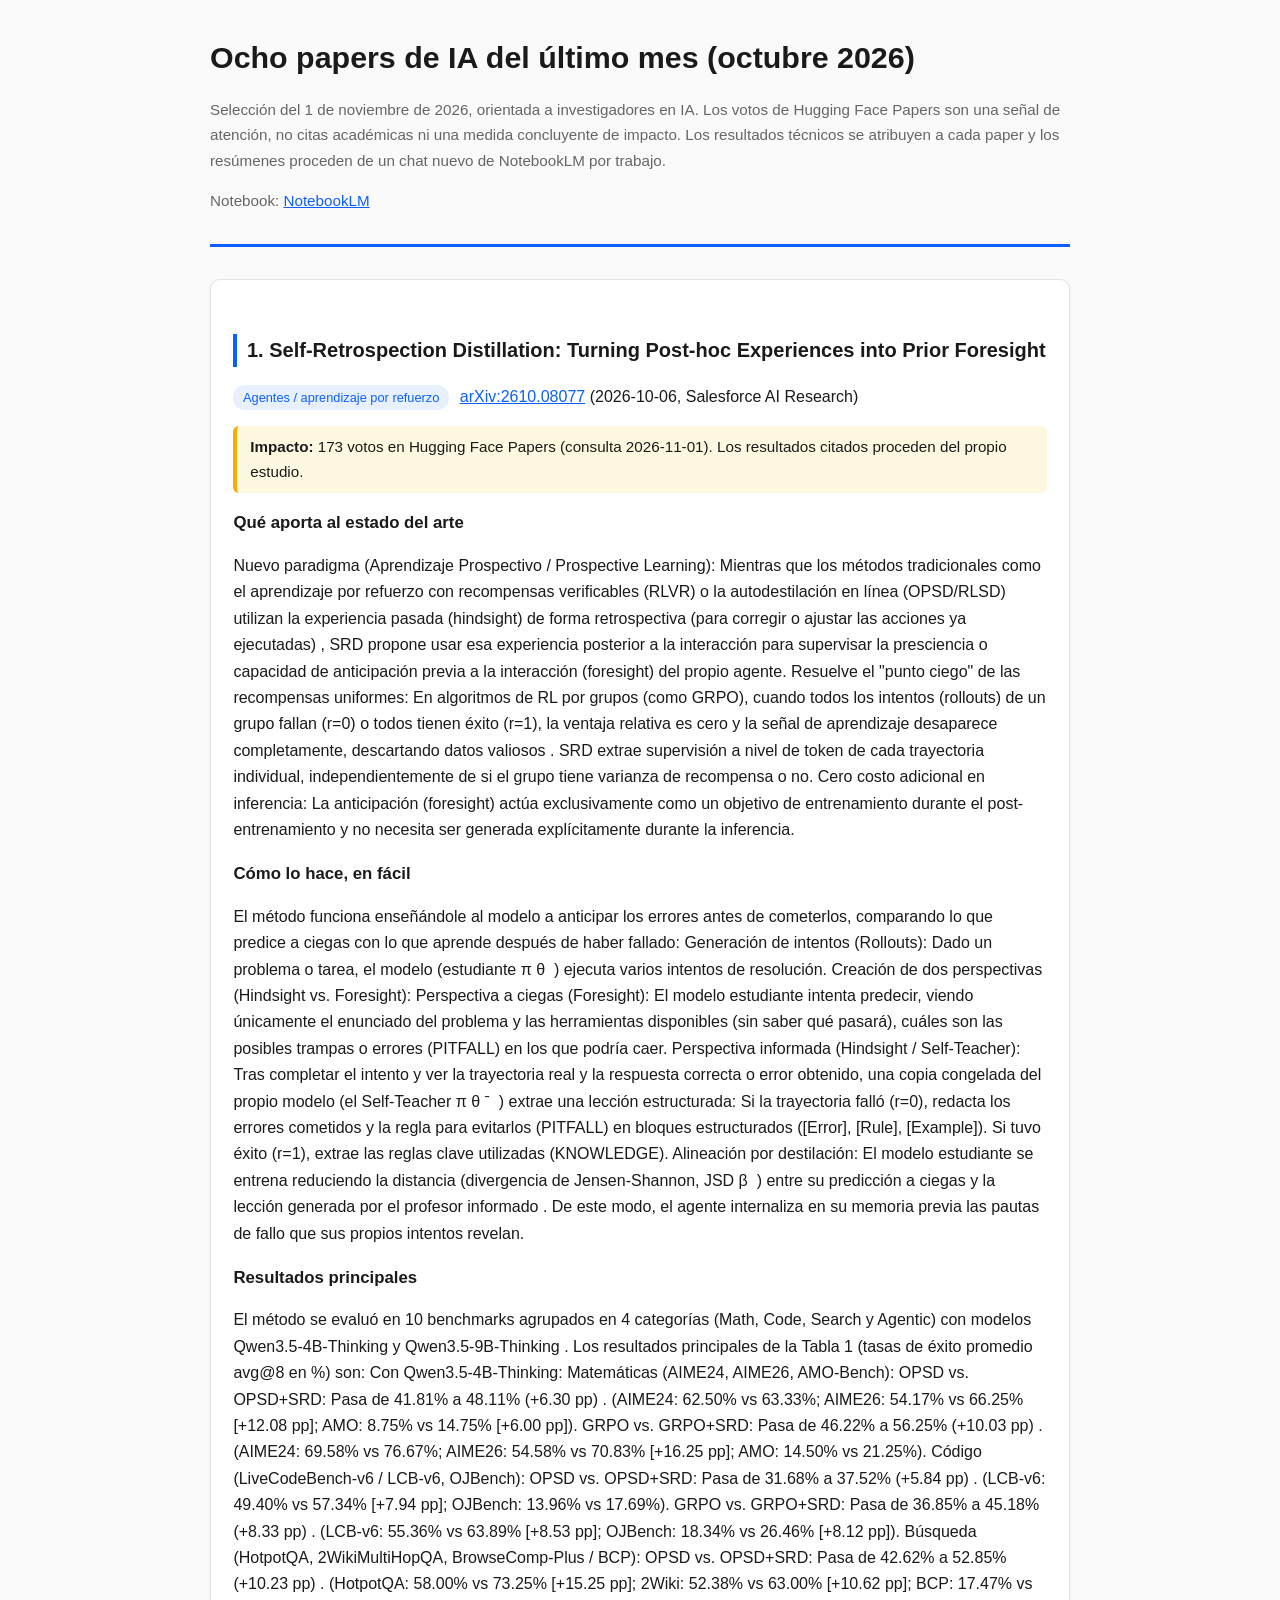
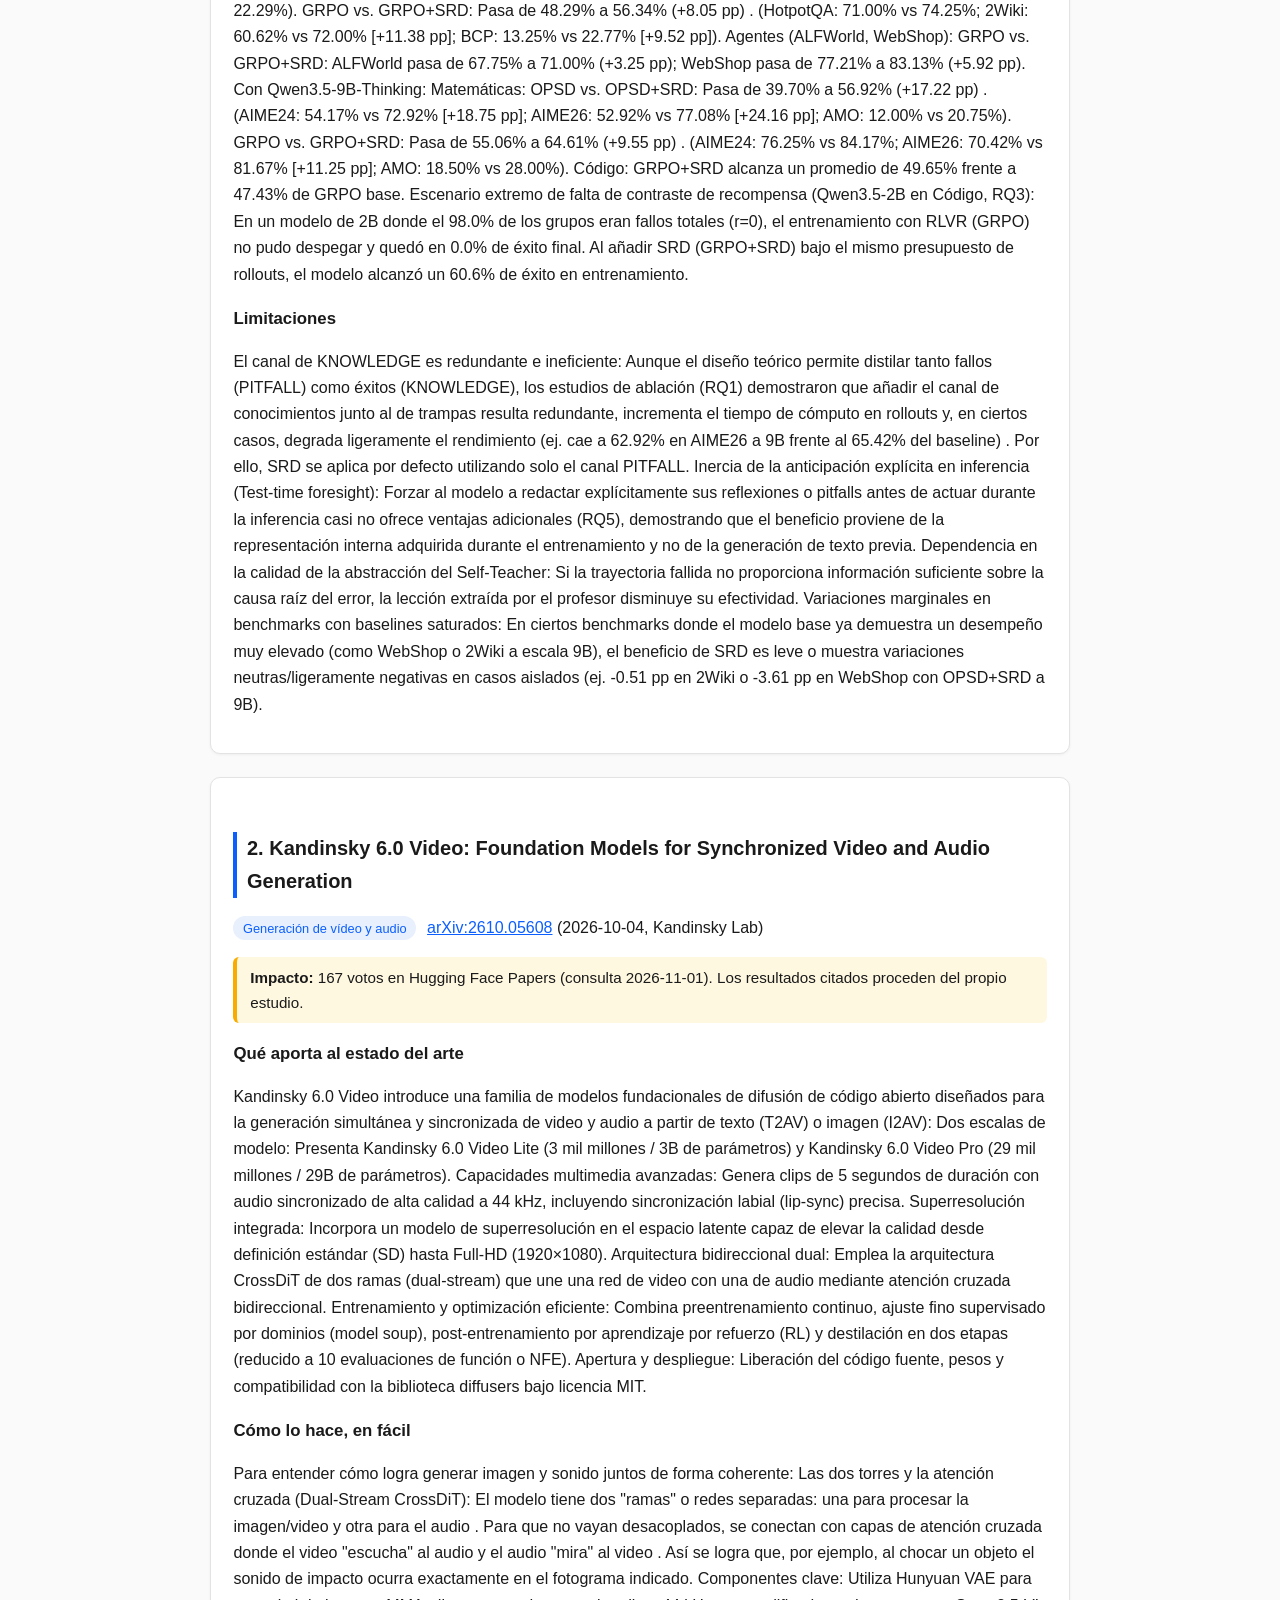
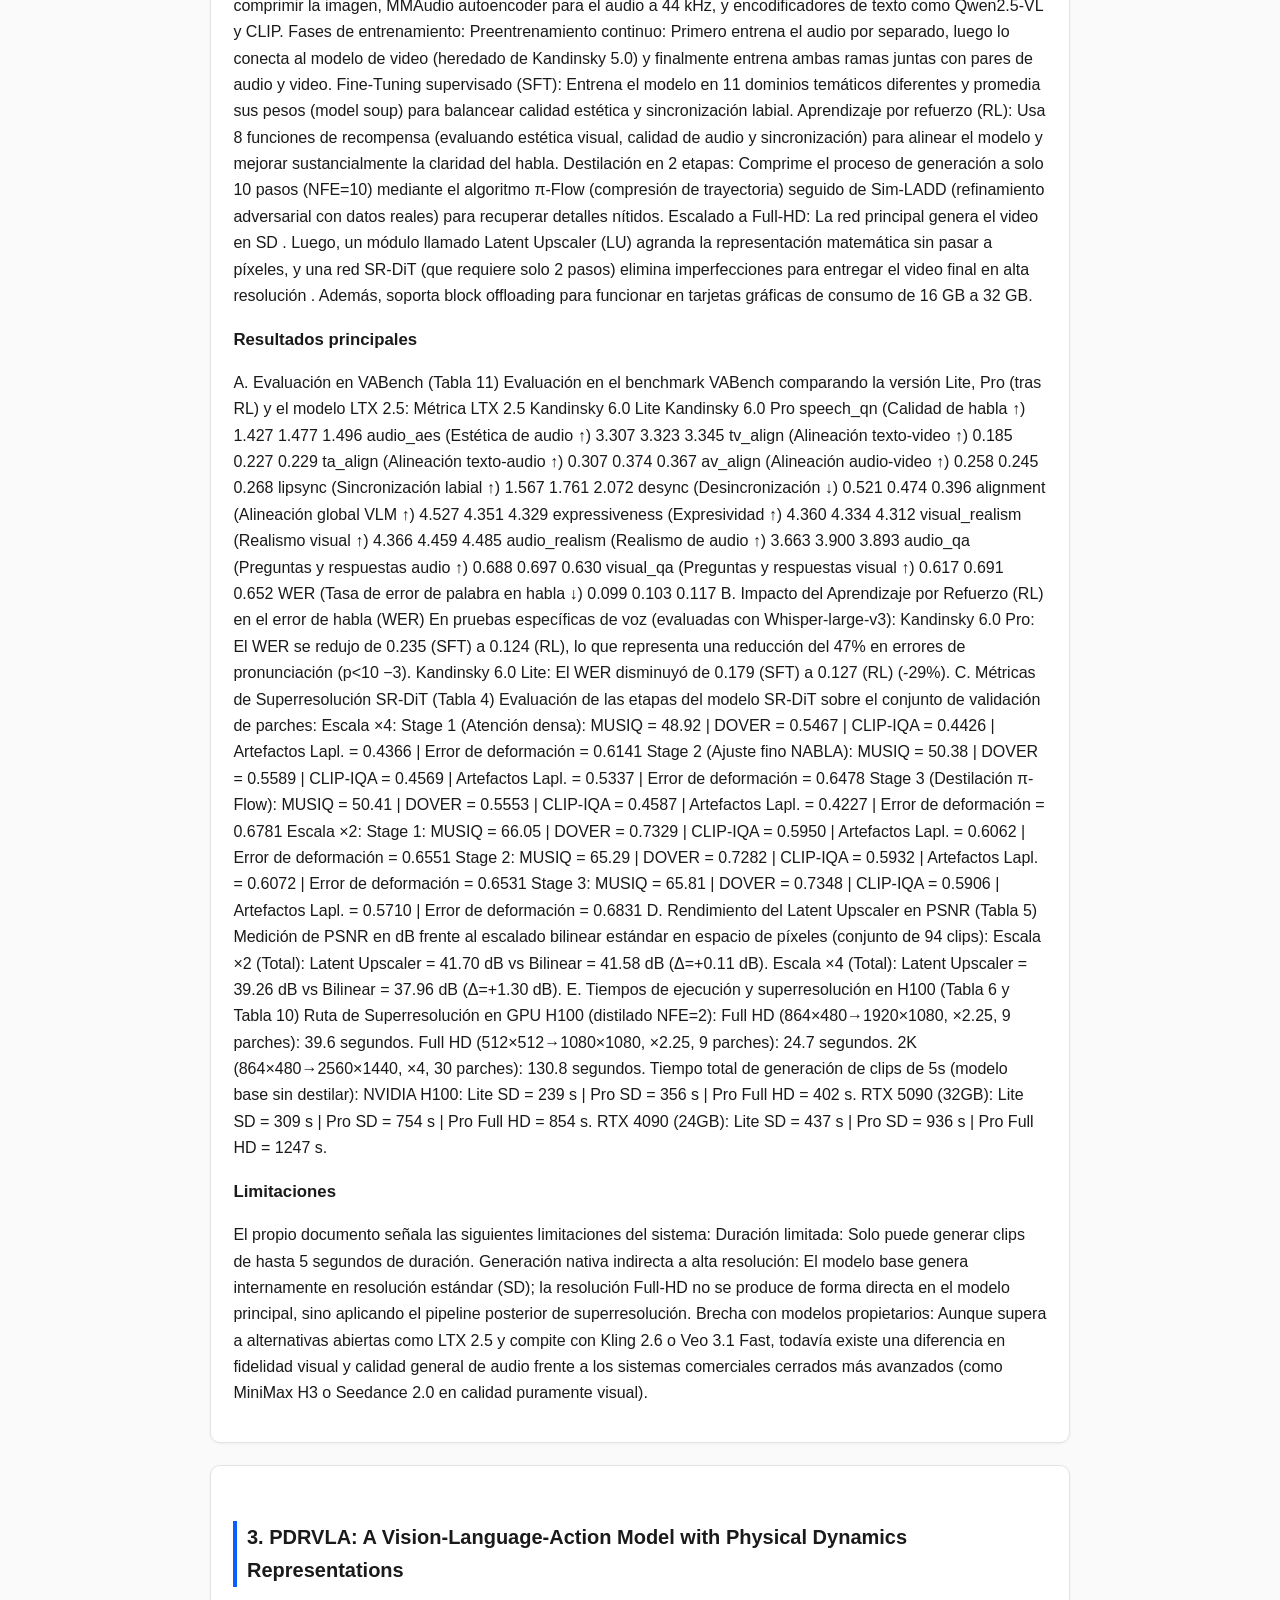
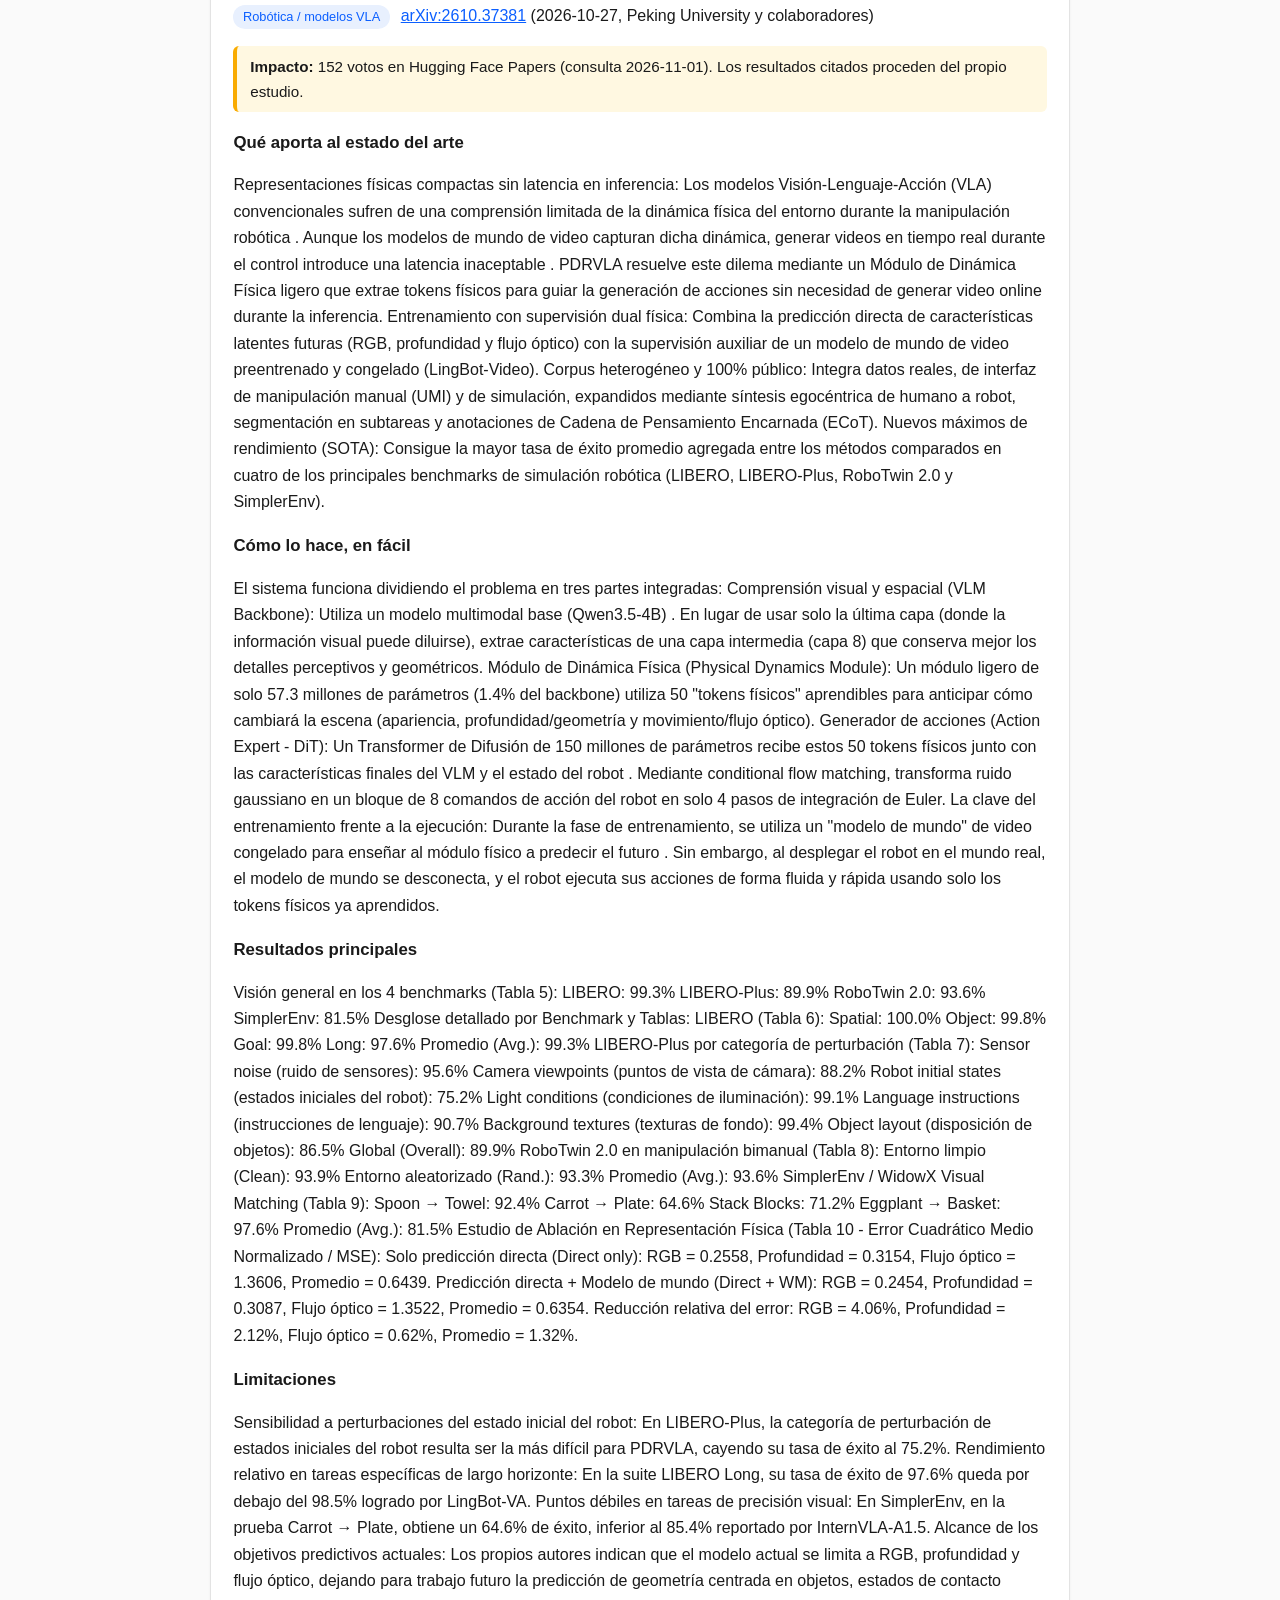
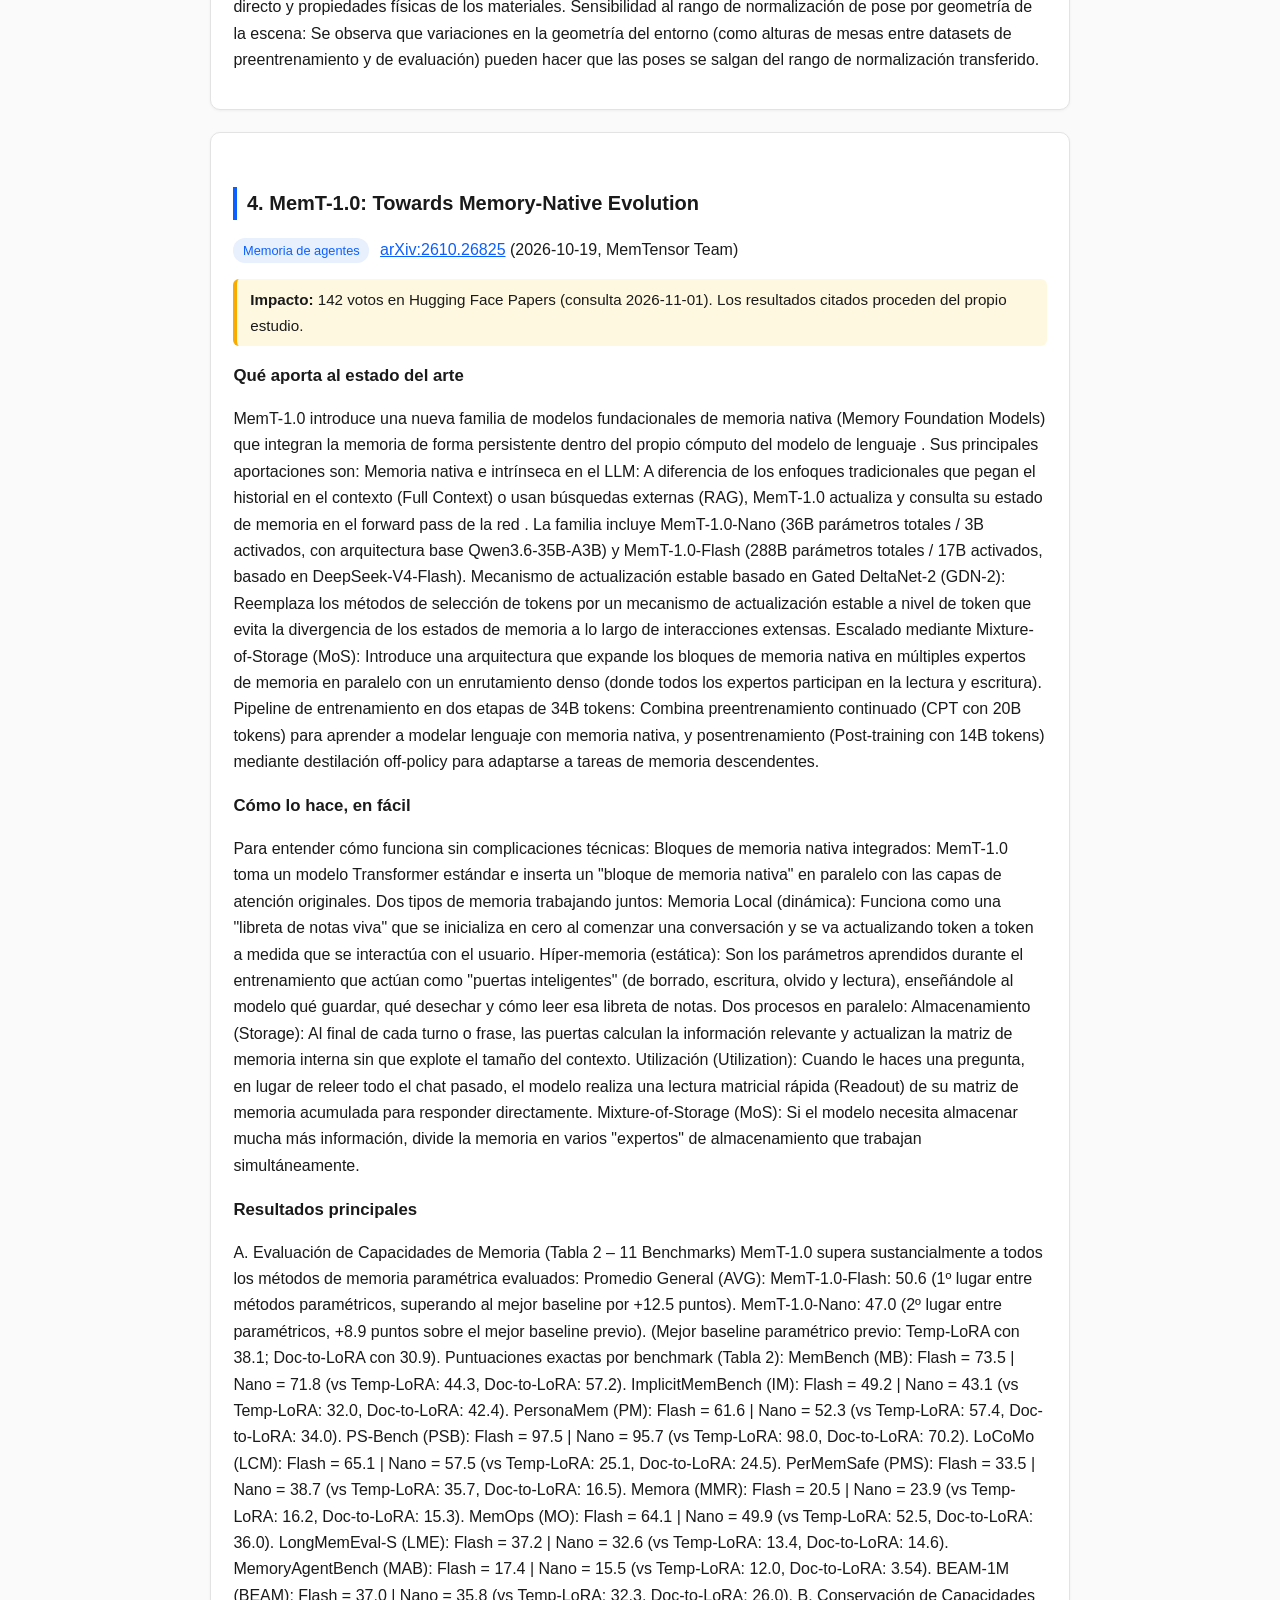
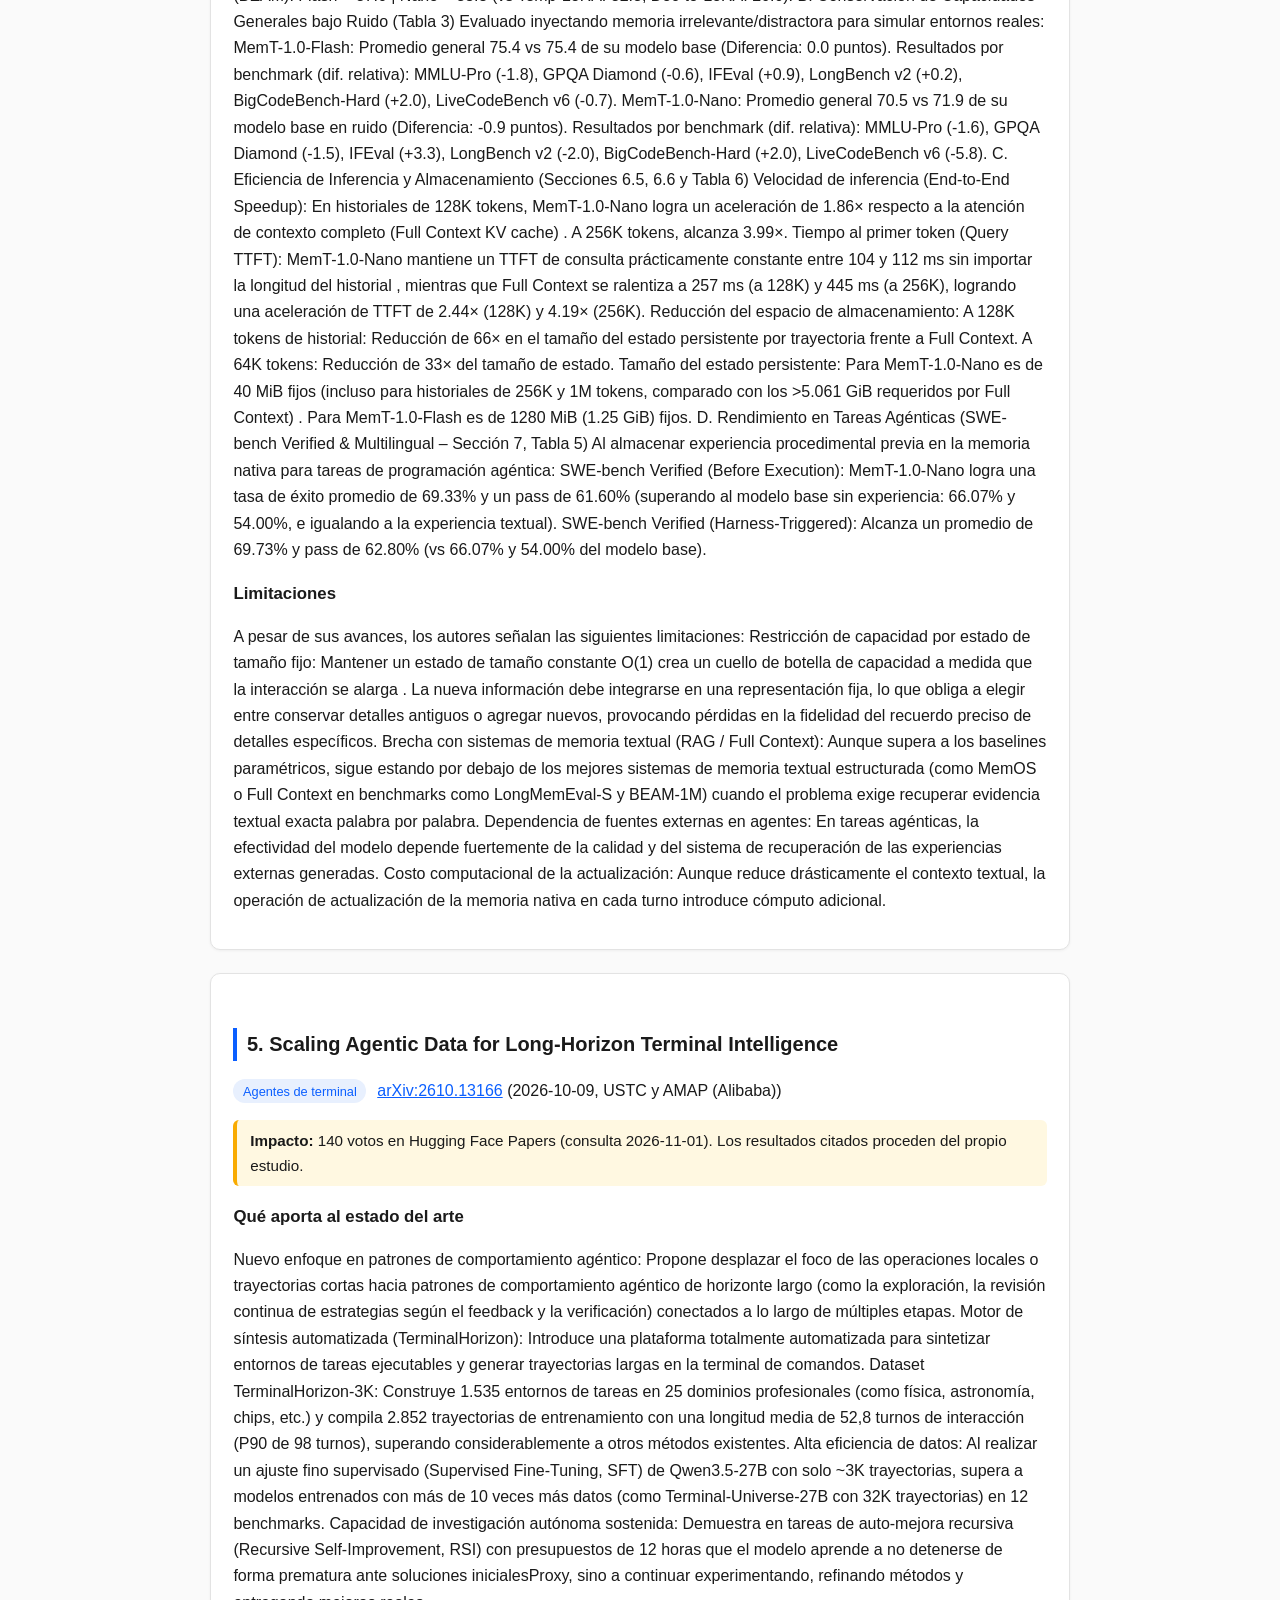
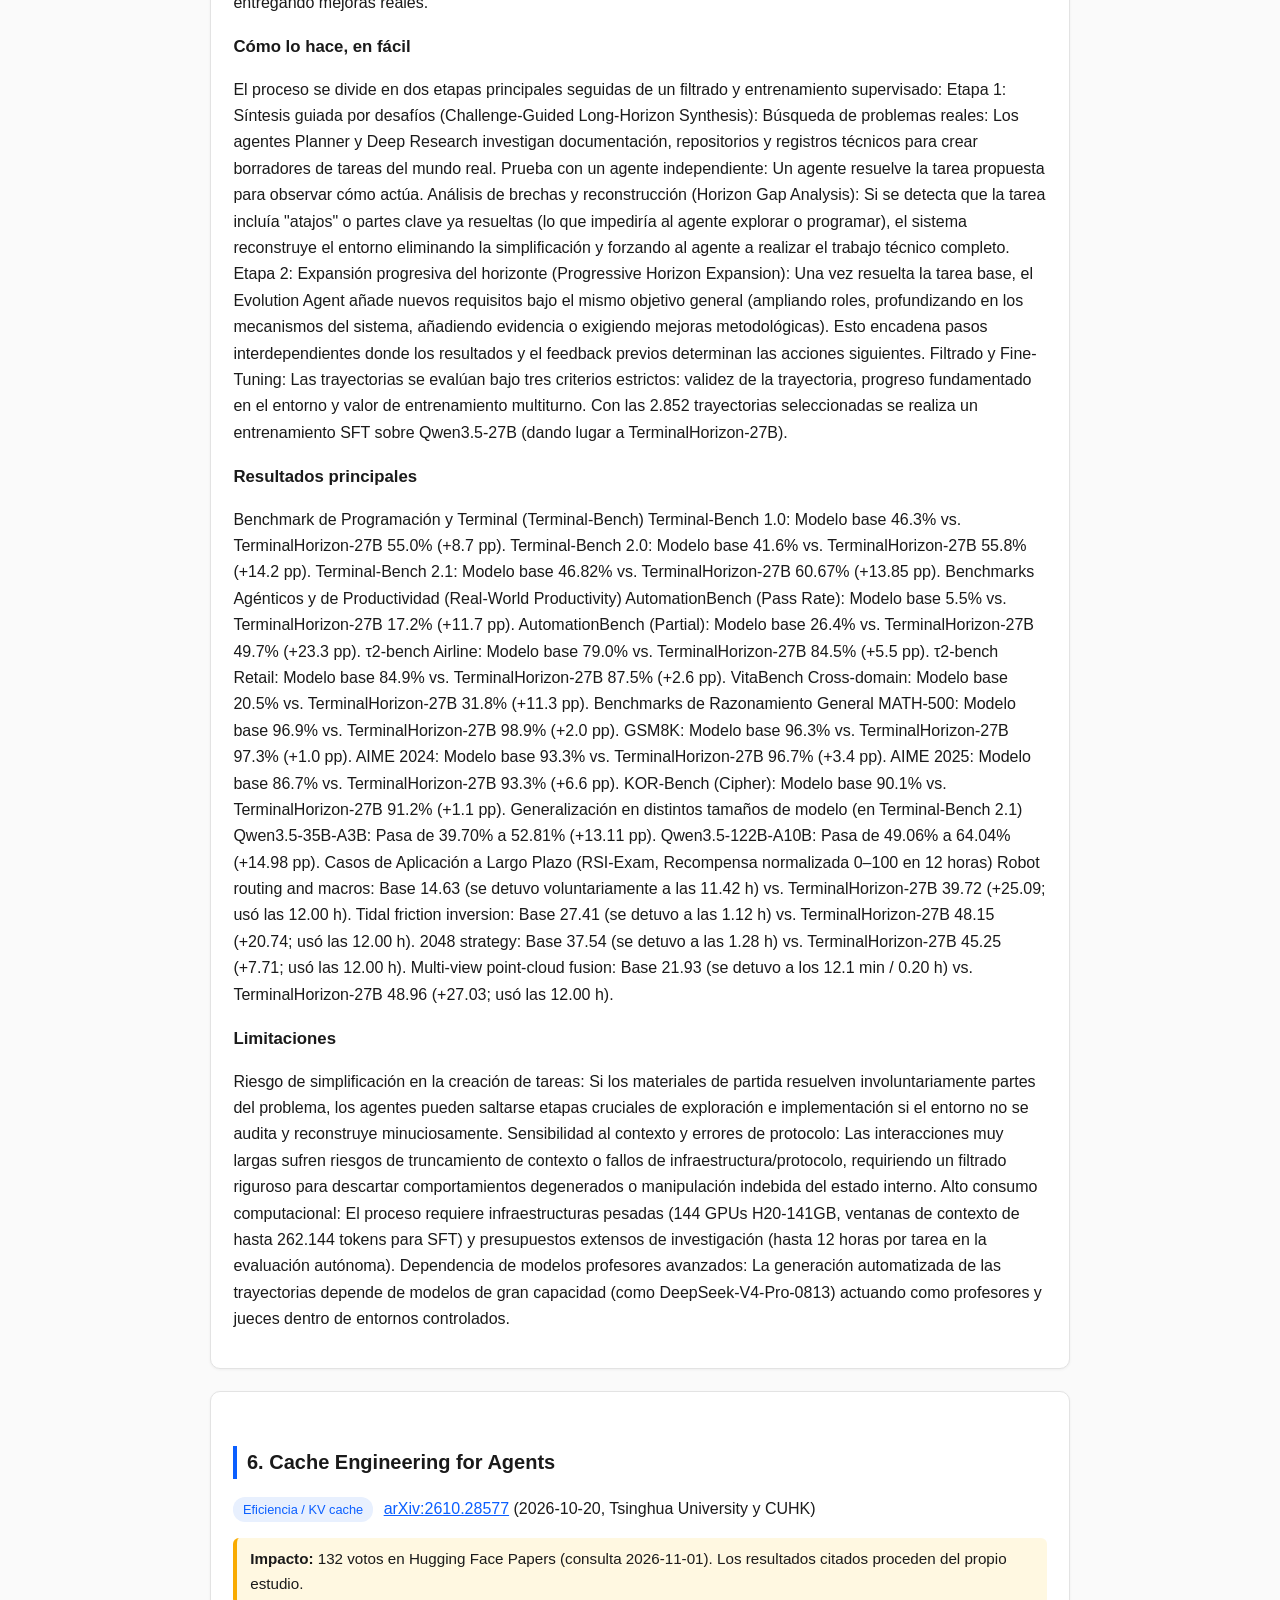
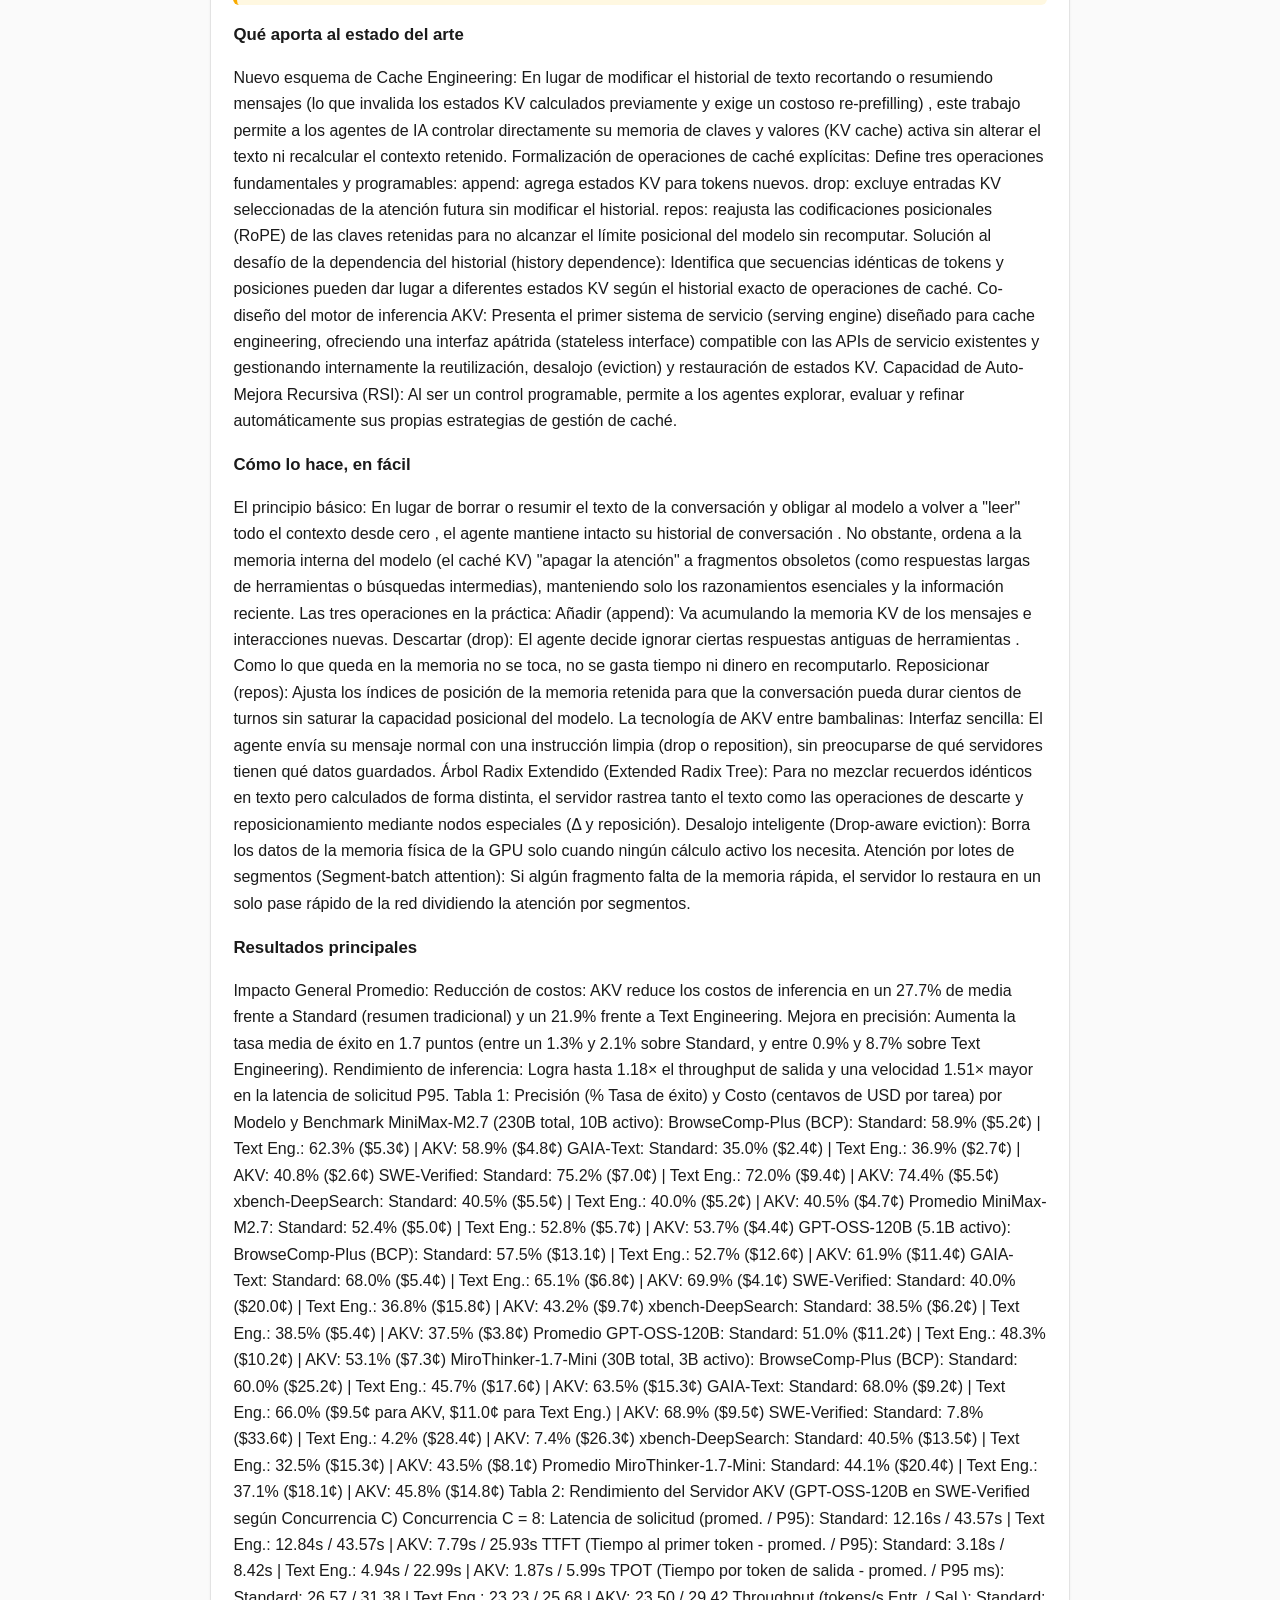
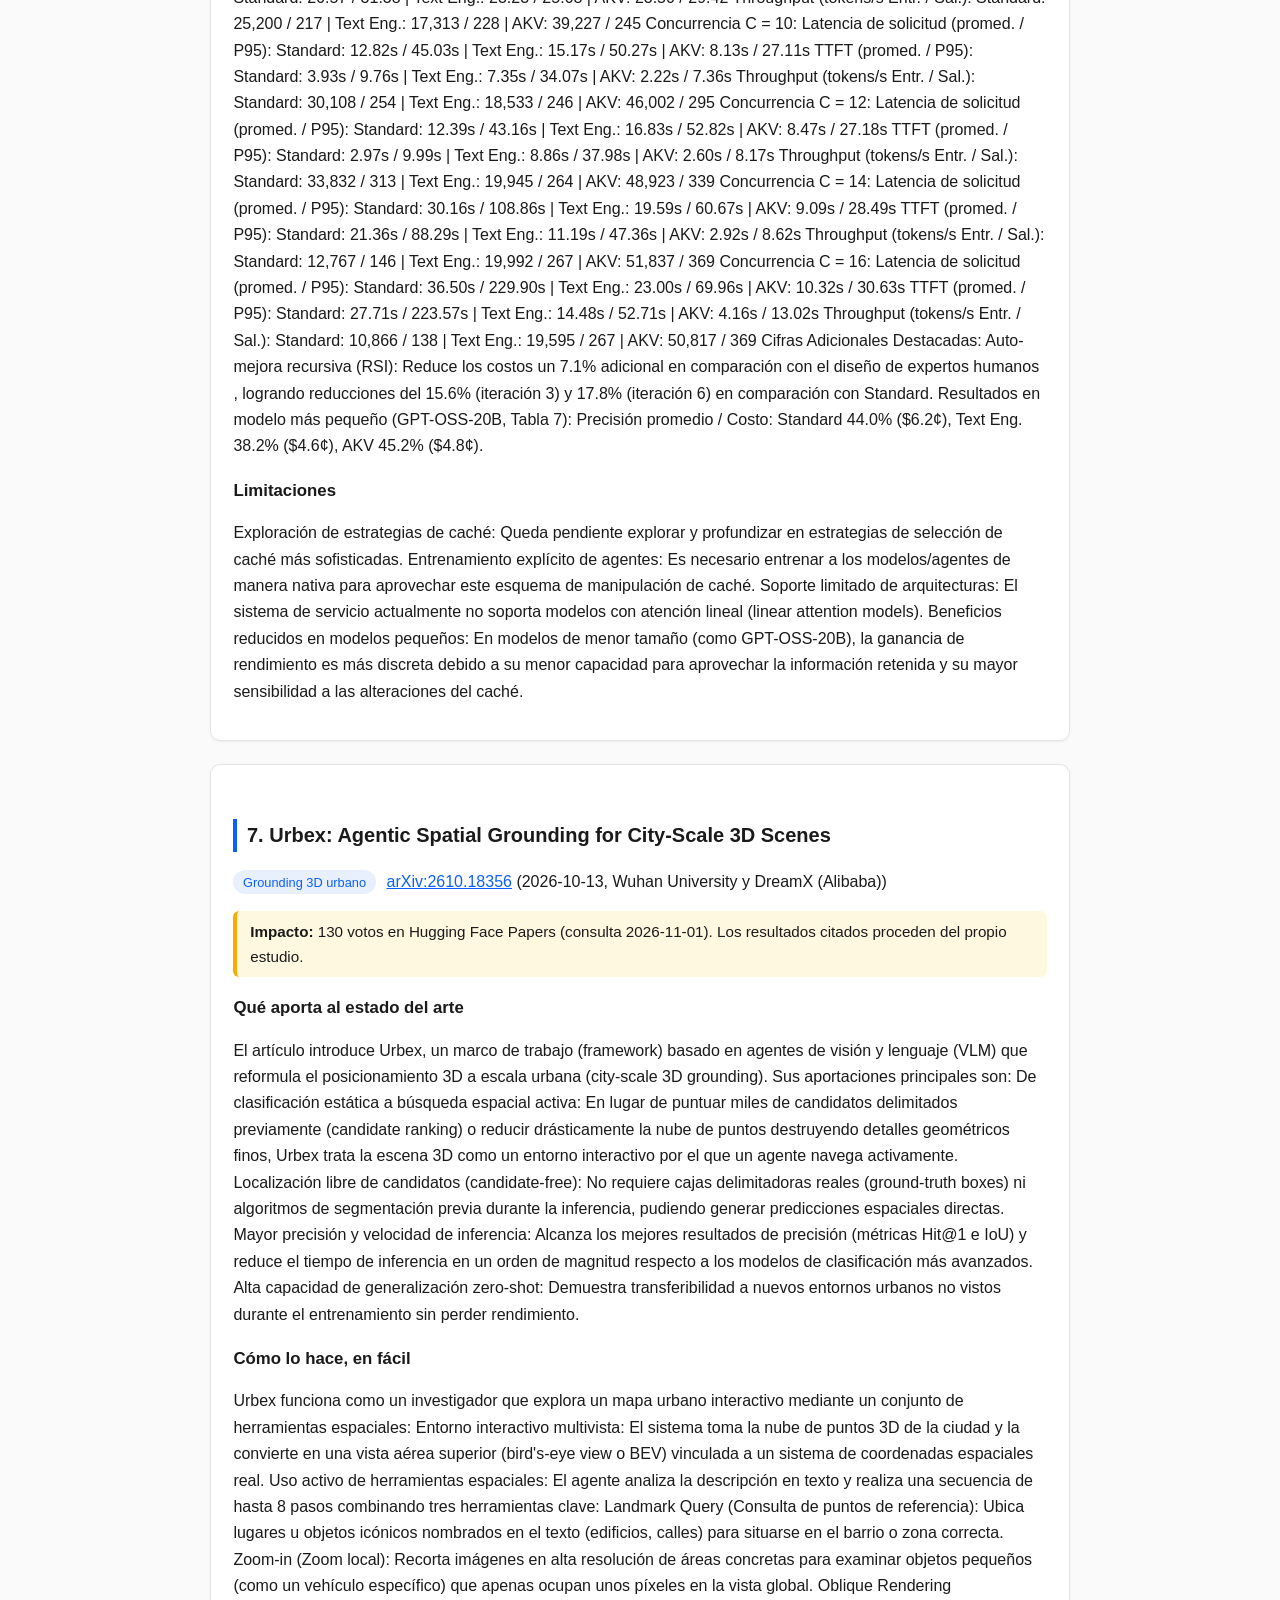
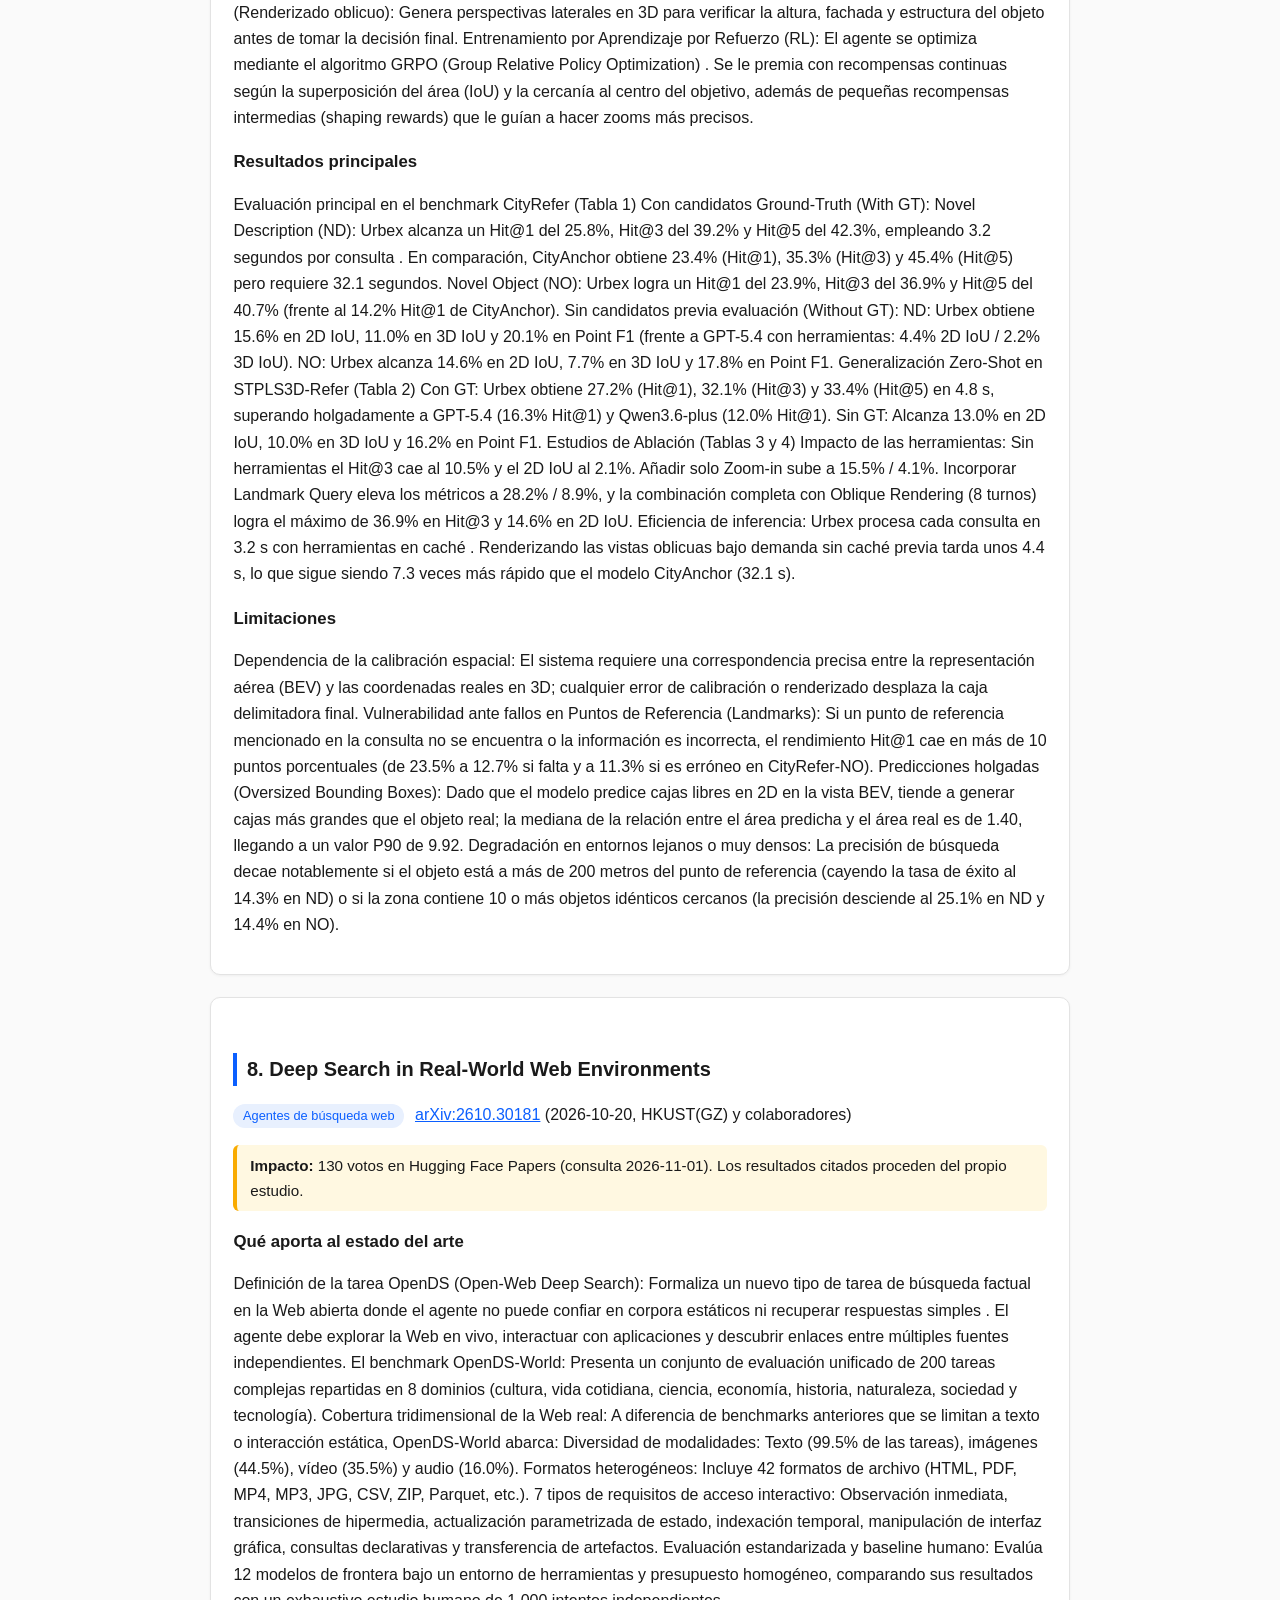
<file: 2026-11-01-papers-ia-ultimo-mes.html>
<!DOCTYPE html> <html lang="es"><head><meta charset="utf-8"><meta name="viewport" content="width=device-width, initial-scale=1"><title>Ocho papers de IA del último mes | 1 noviembre 2026</title><link rel="stylesheet" href="style.css"></head><body><header><h1>Ocho papers de IA del último mes (octubre 2026)</h1><p class="sub">Selección del 1 de noviembre de 2026, orientada a investigadores en IA. Los votos de Hugging Face Papers son una señal de atención, no citas académicas ni una medida concluyente de impacto. Los resultados técnicos se atribuyen a cada paper y los resúmenes proceden de un chat nuevo de NotebookLM por trabajo.</p><p class="sub">Notebook: <a href="https://notebook.google.com/notebook/3ebffa68-6623-48ba-ab60-4bcb6485f860">NotebookLM</a></p></header><div class="paper"> <h2>1. Self-Retrospection Distillation: Turning Post-hoc Experiences into Prior Foresight</h2> <p><span class="tag">Agentes / aprendizaje por refuerzo</span> <a href="https://arxiv.org/abs/2610.08077">arXiv:2610.08077</a> (2026-10-06, Salesforce AI Research)</p> <p class="impacto"><strong>Impacto:</strong> 173 votos en Hugging Face Papers (consulta 2026-11-01). Los resultados citados proceden del propio estudio.</p> <h3>Qué aporta al estado del arte</h3> <p>Nuevo paradigma (Aprendizaje Prospectivo / Prospective Learning): Mientras que los métodos tradicionales como el aprendizaje por refuerzo con recompensas verificables (RLVR) o la autodestilación en línea (OPSD/RLSD) utilizan la experiencia pasada (hindsight) de forma retrospectiva (para corregir o ajustar las acciones ya ejecutadas) , SRD propone usar esa experiencia posterior a la interacción para supervisar la presciencia o capacidad de anticipación previa a la interacción (foresight) del propio agente. Resuelve el &quot;punto ciego&quot; de las recompensas uniformes: En algoritmos de RL por grupos (como GRPO), cuando todos los intentos (rollouts) de un grupo fallan (r=0) o todos tienen éxito (r=1), la ventaja relativa es cero y la señal de aprendizaje desaparece completamente, descartando datos valiosos . SRD extrae supervisión a nivel de token de cada trayectoria individual, independientemente de si el grupo tiene varianza de recompensa o no. Cero costo adicional en inferencia: La anticipación (foresight) actúa exclusivamente como un objetivo de entrenamiento durante el post-entrenamiento y no necesita ser generada explícitamente durante la inferencia.</p> <h3>Cómo lo hace, en fácil</h3> <p>El método funciona enseñándole al modelo a anticipar los errores antes de cometerlos, comparando lo que predice a ciegas con lo que aprende después de haber fallado: Generación de intentos (Rollouts): Dado un problema o tarea, el modelo (estudiante π θ ​ ) ejecuta varios intentos de resolución. Creación de dos perspectivas (Hindsight vs. Foresight): Perspectiva a ciegas (Foresight): El modelo estudiante intenta predecir, viendo únicamente el enunciado del problema y las herramientas disponibles (sin saber qué pasará), cuáles son las posibles trampas o errores (PITFALL) en los que podría caer. Perspectiva informada (Hindsight / Self-Teacher): Tras completar el intento y ver la trayectoria real y la respuesta correcta o error obtenido, una copia congelada del propio modelo (el Self-Teacher π θ ˉ ​ ) extrae una lección estructurada: Si la trayectoria falló (r=0), redacta los errores cometidos y la regla para evitarlos (PITFALL) en bloques estructurados ([Error], [Rule], [Example]). Si tuvo éxito (r=1), extrae las reglas clave utilizadas (KNOWLEDGE). Alineación por destilación: El modelo estudiante se entrena reduciendo la distancia (divergencia de Jensen-Shannon, JSD β ​ ) entre su predicción a ciegas y la lección generada por el profesor informado . De este modo, el agente internaliza en su memoria previa las pautas de fallo que sus propios intentos revelan.</p> <h3>Resultados principales</h3> <p>El método se evaluó en 10 benchmarks agrupados en 4 categorías (Math, Code, Search y Agentic) con modelos Qwen3.5-4B-Thinking y Qwen3.5-9B-Thinking . Los resultados principales de la Tabla 1 (tasas de éxito promedio avg@8 en %) son: Con Qwen3.5-4B-Thinking: Matemáticas (AIME24, AIME26, AMO-Bench): OPSD vs. OPSD+SRD: Pasa de 41.81% a 48.11% (+6.30 pp) . (AIME24: 62.50% vs 63.33%; AIME26: 54.17% vs 66.25% [+12.08 pp]; AMO: 8.75% vs 14.75% [+6.00 pp]). GRPO vs. GRPO+SRD: Pasa de 46.22% a 56.25% (+10.03 pp) . (AIME24: 69.58% vs 76.67%; AIME26: 54.58% vs 70.83% [+16.25 pp]; AMO: 14.50% vs 21.25%). Código (LiveCodeBench-v6 / LCB-v6, OJBench): OPSD vs. OPSD+SRD: Pasa de 31.68% a 37.52% (+5.84 pp) . (LCB-v6: 49.40% vs 57.34% [+7.94 pp]; OJBench: 13.96% vs 17.69%). GRPO vs. GRPO+SRD: Pasa de 36.85% a 45.18% (+8.33 pp) . (LCB-v6: 55.36% vs 63.89% [+8.53 pp]; OJBench: 18.34% vs 26.46% [+8.12 pp]). Búsqueda (HotpotQA, 2WikiMultiHopQA, BrowseComp-Plus / BCP): OPSD vs. OPSD+SRD: Pasa de 42.62% a 52.85% (+10.23 pp) . (HotpotQA: 58.00% vs 73.25% [+15.25 pp]; 2Wiki: 52.38% vs 63.00% [+10.62 pp]; BCP: 17.47% vs 22.29%). GRPO vs. GRPO+SRD: Pasa de 48.29% a 56.34% (+8.05 pp) . (HotpotQA: 71.00% vs 74.25%; 2Wiki: 60.62% vs 72.00% [+11.38 pp]; BCP: 13.25% vs 22.77% [+9.52 pp]). Agentes (ALFWorld, WebShop): GRPO vs. GRPO+SRD: ALFWorld pasa de 67.75% a 71.00% (+3.25 pp); WebShop pasa de 77.21% a 83.13% (+5.92 pp). Con Qwen3.5-9B-Thinking: Matemáticas: OPSD vs. OPSD+SRD: Pasa de 39.70% a 56.92% (+17.22 pp) . (AIME24: 54.17% vs 72.92% [+18.75 pp]; AIME26: 52.92% vs 77.08% [+24.16 pp]; AMO: 12.00% vs 20.75%). GRPO vs. GRPO+SRD: Pasa de 55.06% a 64.61% (+9.55 pp) . (AIME24: 76.25% vs 84.17%; AIME26: 70.42% vs 81.67% [+11.25 pp]; AMO: 18.50% vs 28.00%). Código: GRPO+SRD alcanza un promedio de 49.65% frente a 47.43% de GRPO base. Escenario extremo de falta de contraste de recompensa (Qwen3.5-2B en Código, RQ3): En un modelo de 2B donde el 98.0% de los grupos eran fallos totales (r=0), el entrenamiento con RLVR (GRPO) no pudo despegar y quedó en 0.0% de éxito final. Al añadir SRD (GRPO+SRD) bajo el mismo presupuesto de rollouts, el modelo alcanzó un 60.6% de éxito en entrenamiento.</p> <h3>Limitaciones</h3> <p>El canal de KNOWLEDGE es redundante e ineficiente: Aunque el diseño teórico permite distilar tanto fallos (PITFALL) como éxitos (KNOWLEDGE), los estudios de ablación (RQ1) demostraron que añadir el canal de conocimientos junto al de trampas resulta redundante, incrementa el tiempo de cómputo en rollouts y, en ciertos casos, degrada ligeramente el rendimiento (ej. cae a 62.92% en AIME26 a 9B frente al 65.42% del baseline) . Por ello, SRD se aplica por defecto utilizando solo el canal PITFALL. Inercia de la anticipación explícita en inferencia (Test-time foresight): Forzar al modelo a redactar explícitamente sus reflexiones o pitfalls antes de actuar durante la inferencia casi no ofrece ventajas adicionales (RQ5), demostrando que el beneficio proviene de la representación interna adquirida durante el entrenamiento y no de la generación de texto previa. Dependencia en la calidad de la abstracción del Self-Teacher: Si la trayectoria fallida no proporciona información suficiente sobre la causa raíz del error, la lección extraída por el profesor disminuye su efectividad. Variaciones marginales en benchmarks con baselines saturados: En ciertos benchmarks donde el modelo base ya demuestra un desempeño muy elevado (como WebShop o 2Wiki a escala 9B), el beneficio de SRD es leve o muestra variaciones neutras/ligeramente negativas en casos aislados (ej. -0.51 pp en 2Wiki o -3.61 pp en WebShop con OPSD+SRD a 9B).</p></div><div class="paper"> <h2>2. Kandinsky 6.0 Video: Foundation Models for Synchronized Video and Audio Generation</h2> <p><span class="tag">Generación de vídeo y audio</span> <a href="https://arxiv.org/abs/2610.05608">arXiv:2610.05608</a> (2026-10-04, Kandinsky Lab)</p> <p class="impacto"><strong>Impacto:</strong> 167 votos en Hugging Face Papers (consulta 2026-11-01). Los resultados citados proceden del propio estudio.</p> <h3>Qué aporta al estado del arte</h3> <p>Kandinsky 6.0 Video introduce una familia de modelos fundacionales de difusión de código abierto diseñados para la generación simultánea y sincronizada de video y audio a partir de texto (T2AV) o imagen (I2AV): Dos escalas de modelo: Presenta Kandinsky 6.0 Video Lite (3 mil millones / 3B de parámetros) y Kandinsky 6.0 Video Pro (29 mil millones / 29B de parámetros). Capacidades multimedia avanzadas: Genera clips de 5 segundos de duración con audio sincronizado de alta calidad a 44 kHz, incluyendo sincronización labial (lip-sync) precisa. Superresolución integrada: Incorpora un modelo de superresolución en el espacio latente capaz de elevar la calidad desde definición estándar (SD) hasta Full-HD (1920×1080). Arquitectura bidireccional dual: Emplea la arquitectura CrossDiT de dos ramas (dual-stream) que une una red de video con una de audio mediante atención cruzada bidireccional. Entrenamiento y optimización eficiente: Combina preentrenamiento continuo, ajuste fino supervisado por dominios (model soup), post-entrenamiento por aprendizaje por refuerzo (RL) y destilación en dos etapas (reducido a 10 evaluaciones de función o NFE). Apertura y despliegue: Liberación del código fuente, pesos y compatibilidad con la biblioteca diffusers bajo licencia MIT.</p> <h3>Cómo lo hace, en fácil</h3> <p>Para entender cómo logra generar imagen y sonido juntos de forma coherente: Las dos torres y la atención cruzada (Dual-Stream CrossDiT): El modelo tiene dos &quot;ramas&quot; o redes separadas: una para procesar la imagen/video y otra para el audio . Para que no vayan desacoplados, se conectan con capas de atención cruzada donde el video &quot;escucha&quot; al audio y el audio &quot;mira&quot; al video . Así se logra que, por ejemplo, al chocar un objeto el sonido de impacto ocurra exactamente en el fotograma indicado. Componentes clave: Utiliza Hunyuan VAE para comprimir la imagen, MMAudio autoencoder para el audio a 44 kHz, y encodificadores de texto como Qwen2.5-VL y CLIP. Fases de entrenamiento: Preentrenamiento continuo: Primero entrena el audio por separado, luego lo conecta al modelo de video (heredado de Kandinsky 5.0) y finalmente entrena ambas ramas juntas con pares de audio y video. Fine-Tuning supervisado (SFT): Entrena el modelo en 11 dominios temáticos diferentes y promedia sus pesos (model soup) para balancear calidad estética y sincronización labial. Aprendizaje por refuerzo (RL): Usa 8 funciones de recompensa (evaluando estética visual, calidad de audio y sincronización) para alinear el modelo y mejorar sustancialmente la claridad del habla. Destilación en 2 etapas: Comprime el proceso de generación a solo 10 pasos (NFE=10) mediante el algoritmo π-Flow (compresión de trayectoria) seguido de Sim-LADD (refinamiento adversarial con datos reales) para recuperar detalles nítidos. Escalado a Full-HD: La red principal genera el video en SD . Luego, un módulo llamado Latent Upscaler (LU) agranda la representación matemática sin pasar a píxeles, y una red SR-DiT (que requiere solo 2 pasos) elimina imperfecciones para entregar el video final en alta resolución . Además, soporta block offloading para funcionar en tarjetas gráficas de consumo de 16 GB a 32 GB.</p> <h3>Resultados principales</h3> <p>A. Evaluación en VABench (Tabla 11) Evaluación en el benchmark VABench comparando la versión Lite, Pro (tras RL) y el modelo LTX 2.5: Métrica LTX 2.5 Kandinsky 6.0 Lite Kandinsky 6.0 Pro speech_qn (Calidad de habla ↑) 1.427 1.477 1.496 audio_aes (Estética de audio ↑) 3.307 3.323 3.345 tv_align (Alineación texto-video ↑) 0.185 0.227 0.229 ta_align (Alineación texto-audio ↑) 0.307 0.374 0.367 av_align (Alineación audio-video ↑) 0.258 0.245 0.268 lipsync (Sincronización labial ↑) 1.567 1.761 2.072 desync (Desincronización ↓) 0.521 0.474 0.396 alignment (Alineación global VLM ↑) 4.527 4.351 4.329 expressiveness (Expresividad ↑) 4.360 4.334 4.312 visual_realism (Realismo visual ↑) 4.366 4.459 4.485 audio_realism (Realismo de audio ↑) 3.663 3.900 3.893 audio_qa (Preguntas y respuestas audio ↑) 0.688 0.697 0.630 visual_qa (Preguntas y respuestas visual ↑) 0.617 0.691 0.652 WER (Tasa de error de palabra en habla ↓) 0.099 0.103 0.117 B. Impacto del Aprendizaje por Refuerzo (RL) en el error de habla (WER) En pruebas específicas de voz (evaluadas con Whisper-large-v3): Kandinsky 6.0 Pro: El WER se redujo de 0.235 (SFT) a 0.124 (RL), lo que representa una reducción del 47% en errores de pronunciación (p&lt;10 −3). Kandinsky 6.0 Lite: El WER disminuyó de 0.179 (SFT) a 0.127 (RL) (-29%). C. Métricas de Superresolución SR-DiT (Tabla 4) Evaluación de las etapas del modelo SR-DiT sobre el conjunto de validación de parches: Escala ×4: Stage 1 (Atención densa): MUSIQ = 48.92 | DOVER = 0.5467 | CLIP-IQA = 0.4426 | Artefactos Lapl. = 0.4366 | Error de deformación = 0.6141 Stage 2 (Ajuste fino NABLA): MUSIQ = 50.38 | DOVER = 0.5589 | CLIP-IQA = 0.4569 | Artefactos Lapl. = 0.5337 | Error de deformación = 0.6478 Stage 3 (Destilación π-Flow): MUSIQ = 50.41 | DOVER = 0.5553 | CLIP-IQA = 0.4587 | Artefactos Lapl. = 0.4227 | Error de deformación = 0.6781 Escala ×2: Stage 1: MUSIQ = 66.05 | DOVER = 0.7329 | CLIP-IQA = 0.5950 | Artefactos Lapl. = 0.6062 | Error de deformación = 0.6551 Stage 2: MUSIQ = 65.29 | DOVER = 0.7282 | CLIP-IQA = 0.5932 | Artefactos Lapl. = 0.6072 | Error de deformación = 0.6531 Stage 3: MUSIQ = 65.81 | DOVER = 0.7348 | CLIP-IQA = 0.5906 | Artefactos Lapl. = 0.5710 | Error de deformación = 0.6831 D. Rendimiento del Latent Upscaler en PSNR (Tabla 5) Medición de PSNR en dB frente al escalado bilinear estándar en espacio de píxeles (conjunto de 94 clips): Escala ×2 (Total): Latent Upscaler = 41.70 dB vs Bilinear = 41.58 dB (Δ=+0.11 dB). Escala ×4 (Total): Latent Upscaler = 39.26 dB vs Bilinear = 37.96 dB (Δ=+1.30 dB). E. Tiempos de ejecución y superresolución en H100 (Tabla 6 y Tabla 10) Ruta de Superresolución en GPU H100 (distilado NFE=2): Full HD (864×480→1920×1080, ×2.25, 9 parches): 39.6 segundos. Full HD (512×512→1080×1080, ×2.25, 9 parches): 24.7 segundos. 2K (864×480→2560×1440, ×4, 30 parches): 130.8 segundos. Tiempo total de generación de clips de 5s (modelo base sin destilar): NVIDIA H100: Lite SD = 239 s | Pro SD = 356 s | Pro Full HD = 402 s. RTX 5090 (32GB): Lite SD = 309 s | Pro SD = 754 s | Pro Full HD = 854 s. RTX 4090 (24GB): Lite SD = 437 s | Pro SD = 936 s | Pro Full HD = 1247 s.</p> <h3>Limitaciones</h3> <p>El propio documento señala las siguientes limitaciones del sistema: Duración limitada: Solo puede generar clips de hasta 5 segundos de duración. Generación nativa indirecta a alta resolución: El modelo base genera internamente en resolución estándar (SD); la resolución Full-HD no se produce de forma directa en el modelo principal, sino aplicando el pipeline posterior de superresolución. Brecha con modelos propietarios: Aunque supera a alternativas abiertas como LTX 2.5 y compite con Kling 2.6 o Veo 3.1 Fast, todavía existe una diferencia en fidelidad visual y calidad general de audio frente a los sistemas comerciales cerrados más avanzados (como MiniMax H3 o Seedance 2.0 en calidad puramente visual).</p></div><div class="paper"> <h2>3. PDRVLA: A Vision-Language-Action Model with Physical Dynamics Representations</h2> <p><span class="tag">Robótica / modelos VLA</span> <a href="https://arxiv.org/abs/2610.37381">arXiv:2610.37381</a> (2026-10-27, Peking University y colaboradores)</p> <p class="impacto"><strong>Impacto:</strong> 152 votos en Hugging Face Papers (consulta 2026-11-01). Los resultados citados proceden del propio estudio.</p> <h3>Qué aporta al estado del arte</h3> <p>Representaciones físicas compactas sin latencia en inferencia: Los modelos Visión-Lenguaje-Acción (VLA) convencionales sufren de una comprensión limitada de la dinámica física del entorno durante la manipulación robótica . Aunque los modelos de mundo de video capturan dicha dinámica, generar videos en tiempo real durante el control introduce una latencia inaceptable . PDRVLA resuelve este dilema mediante un Módulo de Dinámica Física ligero que extrae tokens físicos para guiar la generación de acciones sin necesidad de generar video online durante la inferencia. Entrenamiento con supervisión dual física: Combina la predicción directa de características latentes futuras (RGB, profundidad y flujo óptico) con la supervisión auxiliar de un modelo de mundo de video preentrenado y congelado (LingBot-Video). Corpus heterogéneo y 100% público: Integra datos reales, de interfaz de manipulación manual (UMI) y de simulación, expandidos mediante síntesis egocéntrica de humano a robot, segmentación en subtareas y anotaciones de Cadena de Pensamiento Encarnada (ECoT). Nuevos máximos de rendimiento (SOTA): Consigue la mayor tasa de éxito promedio agregada entre los métodos comparados en cuatro de los principales benchmarks de simulación robótica (LIBERO, LIBERO-Plus, RoboTwin 2.0 y SimplerEnv).</p> <h3>Cómo lo hace, en fácil</h3> <p>El sistema funciona dividiendo el problema en tres partes integradas: Comprensión visual y espacial (VLM Backbone): Utiliza un modelo multimodal base (Qwen3.5-4B) . En lugar de usar solo la última capa (donde la información visual puede diluirse), extrae características de una capa intermedia (capa 8) que conserva mejor los detalles perceptivos y geométricos. Módulo de Dinámica Física (Physical Dynamics Module): Un módulo ligero de solo 57.3 millones de parámetros (1.4% del backbone) utiliza 50 &quot;tokens físicos&quot; aprendibles para anticipar cómo cambiará la escena (apariencia, profundidad/geometría y movimiento/flujo óptico). Generador de acciones (Action Expert - DiT): Un Transformer de Difusión de 150 millones de parámetros recibe estos 50 tokens físicos junto con las características finales del VLM y el estado del robot . Mediante conditional flow matching, transforma ruido gaussiano en un bloque de 8 comandos de acción del robot en solo 4 pasos de integración de Euler. La clave del entrenamiento frente a la ejecución: Durante la fase de entrenamiento, se utiliza un &quot;modelo de mundo&quot; de video congelado para enseñar al módulo físico a predecir el futuro . Sin embargo, al desplegar el robot en el mundo real, el modelo de mundo se desconecta, y el robot ejecuta sus acciones de forma fluida y rápida usando solo los tokens físicos ya aprendidos.</p> <h3>Resultados principales</h3> <p>Visión general en los 4 benchmarks (Tabla 5): LIBERO: 99.3% LIBERO-Plus: 89.9% RoboTwin 2.0: 93.6% SimplerEnv: 81.5% Desglose detallado por Benchmark y Tablas: LIBERO (Tabla 6): Spatial: 100.0% Object: 99.8% Goal: 99.8% Long: 97.6% Promedio (Avg.): 99.3% LIBERO-Plus por categoría de perturbación (Tabla 7): Sensor noise (ruido de sensores): 95.6% Camera viewpoints (puntos de vista de cámara): 88.2% Robot initial states (estados iniciales del robot): 75.2% Light conditions (condiciones de iluminación): 99.1% Language instructions (instrucciones de lenguaje): 90.7% Background textures (texturas de fondo): 99.4% Object layout (disposición de objetos): 86.5% Global (Overall): 89.9% RoboTwin 2.0 en manipulación bimanual (Tabla 8): Entorno limpio (Clean): 93.9% Entorno aleatorizado (Rand.): 93.3% Promedio (Avg.): 93.6% SimplerEnv / WidowX Visual Matching (Tabla 9): Spoon → Towel: 92.4% Carrot → Plate: 64.6% Stack Blocks: 71.2% Eggplant → Basket: 97.6% Promedio (Avg.): 81.5% Estudio de Ablación en Representación Física (Tabla 10 - Error Cuadrático Medio Normalizado / MSE): Solo predicción directa (Direct only): RGB = 0.2558, Profundidad = 0.3154, Flujo óptico = 1.3606, Promedio = 0.6439. Predicción directa + Modelo de mundo (Direct + WM): RGB = 0.2454, Profundidad = 0.3087, Flujo óptico = 1.3522, Promedio = 0.6354. Reducción relativa del error: RGB = 4.06%, Profundidad = 2.12%, Flujo óptico = 0.62%, Promedio = 1.32%.</p> <h3>Limitaciones</h3> <p>Sensibilidad a perturbaciones del estado inicial del robot: En LIBERO-Plus, la categoría de perturbación de estados iniciales del robot resulta ser la más difícil para PDRVLA, cayendo su tasa de éxito al 75.2%. Rendimiento relativo en tareas específicas de largo horizonte: En la suite LIBERO Long, su tasa de éxito de 97.6% queda por debajo del 98.5% logrado por LingBot-VA. Puntos débiles en tareas de precisión visual: En SimplerEnv, en la prueba Carrot → Plate, obtiene un 64.6% de éxito, inferior al 85.4% reportado por InternVLA-A1.5. Alcance de los objetivos predictivos actuales: Los propios autores indican que el modelo actual se limita a RGB, profundidad y flujo óptico, dejando para trabajo futuro la predicción de geometría centrada en objetos, estados de contacto directo y propiedades físicas de los materiales. Sensibilidad al rango de normalización de pose por geometría de la escena: Se observa que variaciones en la geometría del entorno (como alturas de mesas entre datasets de preentrenamiento y de evaluación) pueden hacer que las poses se salgan del rango de normalización transferido.</p></div><div class="paper"> <h2>4. MemT-1.0: Towards Memory-Native Evolution</h2> <p><span class="tag">Memoria de agentes</span> <a href="https://arxiv.org/abs/2610.26825">arXiv:2610.26825</a> (2026-10-19, MemTensor Team)</p> <p class="impacto"><strong>Impacto:</strong> 142 votos en Hugging Face Papers (consulta 2026-11-01). Los resultados citados proceden del propio estudio.</p> <h3>Qué aporta al estado del arte</h3> <p>MemT-1.0 introduce una nueva familia de modelos fundacionales de memoria nativa (Memory Foundation Models) que integran la memoria de forma persistente dentro del propio cómputo del modelo de lenguaje . Sus principales aportaciones son: Memoria nativa e intrínseca en el LLM: A diferencia de los enfoques tradicionales que pegan el historial en el contexto (Full Context) o usan búsquedas externas (RAG), MemT-1.0 actualiza y consulta su estado de memoria en el forward pass de la red . La familia incluye MemT-1.0-Nano (36B parámetros totales / 3B activados, con arquitectura base Qwen3.6-35B-A3B) y MemT-1.0-Flash (288B parámetros totales / 17B activados, basado en DeepSeek-V4-Flash). Mecanismo de actualización estable basado en Gated DeltaNet-2 (GDN-2): Reemplaza los métodos de selección de tokens por un mecanismo de actualización estable a nivel de token que evita la divergencia de los estados de memoria a lo largo de interacciones extensas. Escalado mediante Mixture-of-Storage (MoS): Introduce una arquitectura que expande los bloques de memoria nativa en múltiples expertos de memoria en paralelo con un enrutamiento denso (donde todos los expertos participan en la lectura y escritura). Pipeline de entrenamiento en dos etapas de 34B tokens: Combina preentrenamiento continuado (CPT con 20B tokens) para aprender a modelar lenguaje con memoria nativa, y posentrenamiento (Post-training con 14B tokens) mediante destilación off-policy para adaptarse a tareas de memoria descendentes.</p> <h3>Cómo lo hace, en fácil</h3> <p>Para entender cómo funciona sin complicaciones técnicas: Bloques de memoria nativa integrados: MemT-1.0 toma un modelo Transformer estándar e inserta un &quot;bloque de memoria nativa&quot; en paralelo con las capas de atención originales. Dos tipos de memoria trabajando juntos: Memoria Local (dinámica): Funciona como una &quot;libreta de notas viva&quot; que se inicializa en cero al comenzar una conversación y se va actualizando token a token a medida que se interactúa con el usuario. Híper-memoria (estática): Son los parámetros aprendidos durante el entrenamiento que actúan como &quot;puertas inteligentes&quot; (de borrado, escritura, olvido y lectura), enseñándole al modelo qué guardar, qué desechar y cómo leer esa libreta de notas. Dos procesos en paralelo: Almacenamiento (Storage): Al final de cada turno o frase, las puertas calculan la información relevante y actualizan la matriz de memoria interna sin que explote el tamaño del contexto. Utilización (Utilization): Cuando le haces una pregunta, en lugar de releer todo el chat pasado, el modelo realiza una lectura matricial rápida (Readout) de su matriz de memoria acumulada para responder directamente. Mixture-of-Storage (MoS): Si el modelo necesita almacenar mucha más información, divide la memoria en varios &quot;expertos&quot; de almacenamiento que trabajan simultáneamente.</p> <h3>Resultados principales</h3> <p>A. Evaluación de Capacidades de Memoria (Tabla 2 – 11 Benchmarks) MemT-1.0 supera sustancialmente a todos los métodos de memoria paramétrica evaluados: Promedio General (AVG): MemT-1.0-Flash: 50.6 (1º lugar entre métodos paramétricos, superando al mejor baseline por +12.5 puntos). MemT-1.0-Nano: 47.0 (2º lugar entre paramétricos, +8.9 puntos sobre el mejor baseline previo). (Mejor baseline paramétrico previo: Temp-LoRA con 38.1; Doc-to-LoRA con 30.9). Puntuaciones exactas por benchmark (Tabla 2): MemBench (MB): Flash = 73.5 | Nano = 71.8 (vs Temp-LoRA: 44.3, Doc-to-LoRA: 57.2). ImplicitMemBench (IM): Flash = 49.2 | Nano = 43.1 (vs Temp-LoRA: 32.0, Doc-to-LoRA: 42.4). PersonaMem (PM): Flash = 61.6 | Nano = 52.3 (vs Temp-LoRA: 57.4, Doc-to-LoRA: 34.0). PS-Bench (PSB): Flash = 97.5 | Nano = 95.7 (vs Temp-LoRA: 98.0, Doc-to-LoRA: 70.2). LoCoMo (LCM): Flash = 65.1 | Nano = 57.5 (vs Temp-LoRA: 25.1, Doc-to-LoRA: 24.5). PerMemSafe (PMS): Flash = 33.5 | Nano = 38.7 (vs Temp-LoRA: 35.7, Doc-to-LoRA: 16.5). Memora (MMR): Flash = 20.5 | Nano = 23.9 (vs Temp-LoRA: 16.2, Doc-to-LoRA: 15.3). MemOps (MO): Flash = 64.1 | Nano = 49.9 (vs Temp-LoRA: 52.5, Doc-to-LoRA: 36.0). LongMemEval-S (LME): Flash = 37.2 | Nano = 32.6 (vs Temp-LoRA: 13.4, Doc-to-LoRA: 14.6). MemoryAgentBench (MAB): Flash = 17.4 | Nano = 15.5 (vs Temp-LoRA: 12.0, Doc-to-LoRA: 3.54). BEAM-1M (BEAM): Flash = 37.0 | Nano = 35.8 (vs Temp-LoRA: 32.3, Doc-to-LoRA: 26.0). B. Conservación de Capacidades Generales bajo Ruido (Tabla 3) Evaluado inyectando memoria irrelevante/distractora para simular entornos reales: MemT-1.0-Flash: Promedio general 75.4 vs 75.4 de su modelo base (Diferencia: 0.0 puntos). Resultados por benchmark (dif. relativa): MMLU-Pro (-1.8), GPQA Diamond (-0.6), IFEval (+0.9), LongBench v2 (+0.2), BigCodeBench-Hard (+2.0), LiveCodeBench v6 (-0.7). MemT-1.0-Nano: Promedio general 70.5 vs 71.9 de su modelo base en ruido (Diferencia: -0.9 puntos). Resultados por benchmark (dif. relativa): MMLU-Pro (-1.6), GPQA Diamond (-1.5), IFEval (+3.3), LongBench v2 (-2.0), BigCodeBench-Hard (+2.0), LiveCodeBench v6 (-5.8). C. Eficiencia de Inferencia y Almacenamiento (Secciones 6.5, 6.6 y Tabla 6) Velocidad de inferencia (End-to-End Speedup): En historiales de 128K tokens, MemT-1.0-Nano logra un aceleración de 1.86× respecto a la atención de contexto completo (Full Context KV cache) . A 256K tokens, alcanza 3.99×. Tiempo al primer token (Query TTFT): MemT-1.0-Nano mantiene un TTFT de consulta prácticamente constante entre 104 y 112 ms sin importar la longitud del historial , mientras que Full Context se ralentiza a 257 ms (a 128K) y 445 ms (a 256K), logrando una aceleración de TTFT de 2.44× (128K) y 4.19× (256K). Reducción del espacio de almacenamiento: A 128K tokens de historial: Reducción de 66× en el tamaño del estado persistente por trayectoria frente a Full Context. A 64K tokens: Reducción de 33× del tamaño de estado. Tamaño del estado persistente: Para MemT-1.0-Nano es de 40 MiB fijos (incluso para historiales de 256K y 1M tokens, comparado con los &gt;5.061 GiB requeridos por Full Context) . Para MemT-1.0-Flash es de 1280 MiB (1.25 GiB) fijos. D. Rendimiento en Tareas Agénticas (SWE-bench Verified &amp; Multilingual – Sección 7, Tabla 5) Al almacenar experiencia procedimental previa en la memoria nativa para tareas de programación agéntica: SWE-bench Verified (Before Execution): MemT-1.0-Nano logra una tasa de éxito promedio de 69.33% y un pass de 61.60% (superando al modelo base sin experiencia: 66.07% y 54.00%, e igualando a la experiencia textual). SWE-bench Verified (Harness-Triggered): Alcanza un promedio de 69.73% y pass de 62.80% (vs 66.07% y 54.00% del modelo base).</p> <h3>Limitaciones</h3> <p>A pesar de sus avances, los autores señalan las siguientes limitaciones: Restricción de capacidad por estado de tamaño fijo: Mantener un estado de tamaño constante O(1) crea un cuello de botella de capacidad a medida que la interacción se alarga . La nueva información debe integrarse en una representación fija, lo que obliga a elegir entre conservar detalles antiguos o agregar nuevos, provocando pérdidas en la fidelidad del recuerdo preciso de detalles específicos. Brecha con sistemas de memoria textual (RAG / Full Context): Aunque supera a los baselines paramétricos, sigue estando por debajo de los mejores sistemas de memoria textual estructurada (como MemOS o Full Context en benchmarks como LongMemEval-S y BEAM-1M) cuando el problema exige recuperar evidencia textual exacta palabra por palabra. Dependencia de fuentes externas en agentes: En tareas agénticas, la efectividad del modelo depende fuertemente de la calidad y del sistema de recuperación de las experiencias externas generadas. Costo computacional de la actualización: Aunque reduce drásticamente el contexto textual, la operación de actualización de la memoria nativa en cada turno introduce cómputo adicional. </p></div><div class="paper"> <h2>5. Scaling Agentic Data for Long-Horizon Terminal Intelligence</h2> <p><span class="tag">Agentes de terminal</span> <a href="https://arxiv.org/abs/2610.13166">arXiv:2610.13166</a> (2026-10-09, USTC y AMAP (Alibaba))</p> <p class="impacto"><strong>Impacto:</strong> 140 votos en Hugging Face Papers (consulta 2026-11-01). Los resultados citados proceden del propio estudio.</p> <h3>Qué aporta al estado del arte</h3> <p>Nuevo enfoque en patrones de comportamiento agéntico: Propone desplazar el foco de las operaciones locales o trayectorias cortas hacia patrones de comportamiento agéntico de horizonte largo (como la exploración, la revisión continua de estrategias según el feedback y la verificación) conectados a lo largo de múltiples etapas. Motor de síntesis automatizada (TerminalHorizon): Introduce una plataforma totalmente automatizada para sintetizar entornos de tareas ejecutables y generar trayectorias largas en la terminal de comandos. Dataset TerminalHorizon-3K: Construye 1.535 entornos de tareas en 25 dominios profesionales (como física, astronomía, chips, etc.) y compila 2.852 trayectorias de entrenamiento con una longitud media de 52,8 turnos de interacción (P90 de 98 turnos), superando considerablemente a otros métodos existentes. Alta eficiencia de datos: Al realizar un ajuste fino supervisado (Supervised Fine-Tuning, SFT) de Qwen3.5-27B con solo ~3K trayectorias, supera a modelos entrenados con más de 10 veces más datos (como Terminal-Universe-27B con 32K trayectorias) en 12 benchmarks. Capacidad de investigación autónoma sostenida: Demuestra en tareas de auto-mejora recursiva (Recursive Self-Improvement, RSI) con presupuestos de 12 horas que el modelo aprende a no detenerse de forma prematura ante soluciones inicialesProxy, sino a continuar experimentando, refinando métodos y entregando mejoras reales.</p> <h3>Cómo lo hace, en fácil</h3> <p>El proceso se divide en dos etapas principales seguidas de un filtrado y entrenamiento supervisado: Etapa 1: Síntesis guiada por desafíos (Challenge-Guided Long-Horizon Synthesis): Búsqueda de problemas reales: Los agentes Planner y Deep Research investigan documentación, repositorios y registros técnicos para crear borradores de tareas del mundo real. Prueba con un agente independiente: Un agente resuelve la tarea propuesta para observar cómo actúa. Análisis de brechas y reconstrucción (Horizon Gap Analysis): Si se detecta que la tarea incluía &quot;atajos&quot; o partes clave ya resueltas (lo que impediría al agente explorar o programar), el sistema reconstruye el entorno eliminando la simplificación y forzando al agente a realizar el trabajo técnico completo. Etapa 2: Expansión progresiva del horizonte (Progressive Horizon Expansion): Una vez resuelta la tarea base, el Evolution Agent añade nuevos requisitos bajo el mismo objetivo general (ampliando roles, profundizando en los mecanismos del sistema, añadiendo evidencia o exigiendo mejoras metodológicas). Esto encadena pasos interdependientes donde los resultados y el feedback previos determinan las acciones siguientes. Filtrado y Fine-Tuning: Las trayectorias se evalúan bajo tres criterios estrictos: validez de la trayectoria, progreso fundamentado en el entorno y valor de entrenamiento multiturno. Con las 2.852 trayectorias seleccionadas se realiza un entrenamiento SFT sobre Qwen3.5-27B (dando lugar a TerminalHorizon-27B).</p> <h3>Resultados principales</h3> <p>Benchmark de Programación y Terminal (Terminal-Bench) Terminal-Bench 1.0: Modelo base 46.3% vs. TerminalHorizon-27B 55.0% (+8.7 pp). Terminal-Bench 2.0: Modelo base 41.6% vs. TerminalHorizon-27B 55.8% (+14.2 pp). Terminal-Bench 2.1: Modelo base 46.82% vs. TerminalHorizon-27B 60.67% (+13.85 pp). Benchmarks Agénticos y de Productividad (Real-World Productivity) AutomationBench (Pass Rate): Modelo base 5.5% vs. TerminalHorizon-27B 17.2% (+11.7 pp). AutomationBench (Partial): Modelo base 26.4% vs. TerminalHorizon-27B 49.7% (+23.3 pp). τ2-bench Airline: Modelo base 79.0% vs. TerminalHorizon-27B 84.5% (+5.5 pp). τ2-bench Retail: Modelo base 84.9% vs. TerminalHorizon-27B 87.5% (+2.6 pp). VitaBench Cross-domain: Modelo base 20.5% vs. TerminalHorizon-27B 31.8% (+11.3 pp). Benchmarks de Razonamiento General MATH-500: Modelo base 96.9% vs. TerminalHorizon-27B 98.9% (+2.0 pp). GSM8K: Modelo base 96.3% vs. TerminalHorizon-27B 97.3% (+1.0 pp). AIME 2024: Modelo base 93.3% vs. TerminalHorizon-27B 96.7% (+3.4 pp). AIME 2025: Modelo base 86.7% vs. TerminalHorizon-27B 93.3% (+6.6 pp). KOR-Bench (Cipher): Modelo base 90.1% vs. TerminalHorizon-27B 91.2% (+1.1 pp). Generalización en distintos tamaños de modelo (en Terminal-Bench 2.1) Qwen3.5-35B-A3B: Pasa de 39.70% a 52.81% (+13.11 pp). Qwen3.5-122B-A10B: Pasa de 49.06% a 64.04% (+14.98 pp). Casos de Aplicación a Largo Plazo (RSI-Exam, Recompensa normalizada 0–100 en 12 horas) Robot routing and macros: Base 14.63 (se detuvo voluntariamente a las 11.42 h) vs. TerminalHorizon-27B 39.72 (+25.09; usó las 12.00 h). Tidal friction inversion: Base 27.41 (se detuvo a las 1.12 h) vs. TerminalHorizon-27B 48.15 (+20.74; usó las 12.00 h). 2048 strategy: Base 37.54 (se detuvo a las 1.28 h) vs. TerminalHorizon-27B 45.25 (+7.71; usó las 12.00 h). Multi-view point-cloud fusion: Base 21.93 (se detuvo a los 12.1 min / 0.20 h) vs. TerminalHorizon-27B 48.96 (+27.03; usó las 12.00 h).</p> <h3>Limitaciones</h3> <p>Riesgo de simplificación en la creación de tareas: Si los materiales de partida resuelven involuntariamente partes del problema, los agentes pueden saltarse etapas cruciales de exploración e implementación si el entorno no se audita y reconstruye minuciosamente. Sensibilidad al contexto y errores de protocolo: Las interacciones muy largas sufren riesgos de truncamiento de contexto o fallos de infraestructura/protocolo, requiriendo un filtrado riguroso para descartar comportamientos degenerados o manipulación indebida del estado interno. Alto consumo computacional: El proceso requiere infraestructuras pesadas (144 GPUs H20-141GB, ventanas de contexto de hasta 262.144 tokens para SFT) y presupuestos extensos de investigación (hasta 12 horas por tarea en la evaluación autónoma). Dependencia de modelos profesores avanzados: La generación automatizada de las trayectorias depende de modelos de gran capacidad (como DeepSeek-V4-Pro-0813) actuando como profesores y jueces dentro de entornos controlados.</p></div><div class="paper"> <h2>6. Cache Engineering for Agents</h2> <p><span class="tag">Eficiencia / KV cache</span> <a href="https://arxiv.org/abs/2610.28577">arXiv:2610.28577</a> (2026-10-20, Tsinghua University y CUHK)</p> <p class="impacto"><strong>Impacto:</strong> 132 votos en Hugging Face Papers (consulta 2026-11-01). Los resultados citados proceden del propio estudio.</p> <h3>Qué aporta al estado del arte</h3> <p>Nuevo esquema de Cache Engineering: En lugar de modificar el historial de texto recortando o resumiendo mensajes (lo que invalida los estados KV calculados previamente y exige un costoso re-prefilling) , este trabajo permite a los agentes de IA controlar directamente su memoria de claves y valores (KV cache) activa sin alterar el texto ni recalcular el contexto retenido. Formalización de operaciones de caché explícitas: Define tres operaciones fundamentales y programables: append: agrega estados KV para tokens nuevos. drop: excluye entradas KV seleccionadas de la atención futura sin modificar el historial. repos: reajusta las codificaciones posicionales (RoPE) de las claves retenidas para no alcanzar el límite posicional del modelo sin recomputar. Solución al desafío de la dependencia del historial (history dependence): Identifica que secuencias idénticas de tokens y posiciones pueden dar lugar a diferentes estados KV según el historial exacto de operaciones de caché. Co-diseño del motor de inferencia AKV: Presenta el primer sistema de servicio (serving engine) diseñado para cache engineering, ofreciendo una interfaz apátrida (stateless interface) compatible con las APIs de servicio existentes y gestionando internamente la reutilización, desalojo (eviction) y restauración de estados KV. Capacidad de Auto-Mejora Recursiva (RSI): Al ser un control programable, permite a los agentes explorar, evaluar y refinar automáticamente sus propias estrategias de gestión de caché.</p> <h3>Cómo lo hace, en fácil</h3> <p>El principio básico: En lugar de borrar o resumir el texto de la conversación y obligar al modelo a volver a &quot;leer&quot; todo el contexto desde cero , el agente mantiene intacto su historial de conversación . No obstante, ordena a la memoria interna del modelo (el caché KV) &quot;apagar la atención&quot; a fragmentos obsoletos (como respuestas largas de herramientas o búsquedas intermedias), manteniendo solo los razonamientos esenciales y la información reciente. Las tres operaciones en la práctica: Añadir (append): Va acumulando la memoria KV de los mensajes e interacciones nuevas. Descartar (drop): El agente decide ignorar ciertas respuestas antiguas de herramientas . Como lo que queda en la memoria no se toca, no se gasta tiempo ni dinero en recomputarlo. Reposicionar (repos): Ajusta los índices de posición de la memoria retenida para que la conversación pueda durar cientos de turnos sin saturar la capacidad posicional del modelo. La tecnología de AKV entre bambalinas: Interfaz sencilla: El agente envía su mensaje normal con una instrucción limpia (drop o reposition), sin preocuparse de qué servidores tienen qué datos guardados. Árbol Radix Extendido (Extended Radix Tree): Para no mezclar recuerdos idénticos en texto pero calculados de forma distinta, el servidor rastrea tanto el texto como las operaciones de descarte y reposicionamiento mediante nodos especiales (Δ y reposición). Desalojo inteligente (Drop-aware eviction): Borra los datos de la memoria física de la GPU solo cuando ningún cálculo activo los necesita. Atención por lotes de segmentos (Segment-batch attention): Si algún fragmento falta de la memoria rápida, el servidor lo restaura en un solo pase rápido de la red dividiendo la atención por segmentos.</p> <h3>Resultados principales</h3> <p>Impacto General Promedio: Reducción de costos: AKV reduce los costos de inferencia en un 27.7% de media frente a Standard (resumen tradicional) y un 21.9% frente a Text Engineering. Mejora en precisión: Aumenta la tasa media de éxito en 1.7 puntos (entre un 1.3% y 2.1% sobre Standard, y entre 0.9% y 8.7% sobre Text Engineering). Rendimiento de inferencia: Logra hasta 1.18× el throughput de salida y una velocidad 1.51× mayor en la latencia de solicitud P95. Tabla 1: Precisión (% Tasa de éxito) y Costo (centavos de USD por tarea) por Modelo y Benchmark MiniMax-M2.7 (230B total, 10B activo): BrowseComp-Plus (BCP): Standard: 58.9% ($5.2¢) | Text Eng.: 62.3% ($5.3¢) | AKV: 58.9% ($4.8¢) GAIA-Text: Standard: 35.0% ($2.4¢) | Text Eng.: 36.9% ($2.7¢) | AKV: 40.8% ($2.6¢) SWE-Verified: Standard: 75.2% ($7.0¢) | Text Eng.: 72.0% ($9.4¢) | AKV: 74.4% ($5.5¢) xbench-DeepSearch: Standard: 40.5% ($5.5¢) | Text Eng.: 40.0% ($5.2¢) | AKV: 40.5% ($4.7¢) Promedio MiniMax-M2.7: Standard: 52.4% ($5.0¢) | Text Eng.: 52.8% ($5.7¢) | AKV: 53.7% ($4.4¢) GPT-OSS-120B (5.1B activo): BrowseComp-Plus (BCP): Standard: 57.5% ($13.1¢) | Text Eng.: 52.7% ($12.6¢) | AKV: 61.9% ($11.4¢) GAIA-Text: Standard: 68.0% ($5.4¢) | Text Eng.: 65.1% ($6.8¢) | AKV: 69.9% ($4.1¢) SWE-Verified: Standard: 40.0% ($20.0¢) | Text Eng.: 36.8% ($15.8¢) | AKV: 43.2% ($9.7¢) xbench-DeepSearch: Standard: 38.5% ($6.2¢) | Text Eng.: 38.5% ($5.4¢) | AKV: 37.5% ($3.8¢) Promedio GPT-OSS-120B: Standard: 51.0% ($11.2¢) | Text Eng.: 48.3% ($10.2¢) | AKV: 53.1% ($7.3¢) MiroThinker-1.7-Mini (30B total, 3B activo): BrowseComp-Plus (BCP): Standard: 60.0% ($25.2¢) | Text Eng.: 45.7% ($17.6¢) | AKV: 63.5% ($15.3¢) GAIA-Text: Standard: 68.0% ($9.2¢) | Text Eng.: 66.0% ($9.5¢ para AKV, $11.0¢ para Text Eng.) | AKV: 68.9% ($9.5¢) SWE-Verified: Standard: 7.8% ($33.6¢) | Text Eng.: 4.2% ($28.4¢) | AKV: 7.4% ($26.3¢) xbench-DeepSearch: Standard: 40.5% ($13.5¢) | Text Eng.: 32.5% ($15.3¢) | AKV: 43.5% ($8.1¢) Promedio MiroThinker-1.7-Mini: Standard: 44.1% ($20.4¢) | Text Eng.: 37.1% ($18.1¢) | AKV: 45.8% ($14.8¢) Tabla 2: Rendimiento del Servidor AKV (GPT-OSS-120B en SWE-Verified según Concurrencia C) Concurrencia C = 8: Latencia de solicitud (promed. / P95): Standard: 12.16s / 43.57s | Text Eng.: 12.84s / 43.57s | AKV: 7.79s / 25.93s TTFT (Tiempo al primer token - promed. / P95): Standard: 3.18s / 8.42s | Text Eng.: 4.94s / 22.99s | AKV: 1.87s / 5.99s TPOT (Tiempo por token de salida - promed. / P95 ms): Standard: 26.57 / 31.38 | Text Eng.: 23.23 / 25.68 | AKV: 23.50 / 29.42 Throughput (tokens/s Entr. / Sal.): Standard: 25,200 / 217 | Text Eng.: 17,313 / 228 | AKV: 39,227 / 245 Concurrencia C = 10: Latencia de solicitud (promed. / P95): Standard: 12.82s / 45.03s | Text Eng.: 15.17s / 50.27s | AKV: 8.13s / 27.11s TTFT (promed. / P95): Standard: 3.93s / 9.76s | Text Eng.: 7.35s / 34.07s | AKV: 2.22s / 7.36s Throughput (tokens/s Entr. / Sal.): Standard: 30,108 / 254 | Text Eng.: 18,533 / 246 | AKV: 46,002 / 295 Concurrencia C = 12: Latencia de solicitud (promed. / P95): Standard: 12.39s / 43.16s | Text Eng.: 16.83s / 52.82s | AKV: 8.47s / 27.18s TTFT (promed. / P95): Standard: 2.97s / 9.99s | Text Eng.: 8.86s / 37.98s | AKV: 2.60s / 8.17s Throughput (tokens/s Entr. / Sal.): Standard: 33,832 / 313 | Text Eng.: 19,945 / 264 | AKV: 48,923 / 339 Concurrencia C = 14: Latencia de solicitud (promed. / P95): Standard: 30.16s / 108.86s | Text Eng.: 19.59s / 60.67s | AKV: 9.09s / 28.49s TTFT (promed. / P95): Standard: 21.36s / 88.29s | Text Eng.: 11.19s / 47.36s | AKV: 2.92s / 8.62s Throughput (tokens/s Entr. / Sal.): Standard: 12,767 / 146 | Text Eng.: 19,992 / 267 | AKV: 51,837 / 369 Concurrencia C = 16: Latencia de solicitud (promed. / P95): Standard: 36.50s / 229.90s | Text Eng.: 23.00s / 69.96s | AKV: 10.32s / 30.63s TTFT (promed. / P95): Standard: 27.71s / 223.57s | Text Eng.: 14.48s / 52.71s | AKV: 4.16s / 13.02s Throughput (tokens/s Entr. / Sal.): Standard: 10,866 / 138 | Text Eng.: 19,595 / 267 | AKV: 50,817 / 369 Cifras Adicionales Destacadas: Auto-mejora recursiva (RSI): Reduce los costos un 7.1% adicional en comparación con el diseño de expertos humanos , logrando reducciones del 15.6% (iteración 3) y 17.8% (iteración 6) en comparación con Standard. Resultados en modelo más pequeño (GPT-OSS-20B, Tabla 7): Precisión promedio / Costo: Standard 44.0% ($6.2¢), Text Eng. 38.2% ($4.6¢), AKV 45.2% ($4.8¢).</p> <h3>Limitaciones</h3> <p>Exploración de estrategias de caché: Queda pendiente explorar y profundizar en estrategias de selección de caché más sofisticadas. Entrenamiento explícito de agentes: Es necesario entrenar a los modelos/agentes de manera nativa para aprovechar este esquema de manipulación de caché. Soporte limitado de arquitecturas: El sistema de servicio actualmente no soporta modelos con atención lineal (linear attention models). Beneficios reducidos en modelos pequeños: En modelos de menor tamaño (como GPT-OSS-20B), la ganancia de rendimiento es más discreta debido a su menor capacidad para aprovechar la información retenida y su mayor sensibilidad a las alteraciones del caché.</p></div><div class="paper"> <h2>7. Urbex: Agentic Spatial Grounding for City-Scale 3D Scenes</h2> <p><span class="tag">Grounding 3D urbano</span> <a href="https://arxiv.org/abs/2610.18356">arXiv:2610.18356</a> (2026-10-13, Wuhan University y DreamX (Alibaba))</p> <p class="impacto"><strong>Impacto:</strong> 130 votos en Hugging Face Papers (consulta 2026-11-01). Los resultados citados proceden del propio estudio.</p> <h3>Qué aporta al estado del arte</h3> <p>El artículo introduce Urbex, un marco de trabajo (framework) basado en agentes de visión y lenguaje (VLM) que reformula el posicionamiento 3D a escala urbana (city-scale 3D grounding). Sus aportaciones principales son: De clasificación estática a búsqueda espacial activa: En lugar de puntuar miles de candidatos delimitados previamente (candidate ranking) o reducir drásticamente la nube de puntos destruyendo detalles geométricos finos, Urbex trata la escena 3D como un entorno interactivo por el que un agente navega activamente. Localización libre de candidatos (candidate-free): No requiere cajas delimitadoras reales (ground-truth boxes) ni algoritmos de segmentación previa durante la inferencia, pudiendo generar predicciones espaciales directas. Mayor precisión y velocidad de inferencia: Alcanza los mejores resultados de precisión (métricas Hit@1 e IoU) y reduce el tiempo de inferencia en un orden de magnitud respecto a los modelos de clasificación más avanzados. Alta capacidad de generalización zero-shot: Demuestra transferibilidad a nuevos entornos urbanos no vistos durante el entrenamiento sin perder rendimiento.</p> <h3>Cómo lo hace, en fácil</h3> <p>Urbex funciona como un investigador que explora un mapa urbano interactivo mediante un conjunto de herramientas espaciales: Entorno interactivo multivista: El sistema toma la nube de puntos 3D de la ciudad y la convierte en una vista aérea superior (bird&#x27;s-eye view o BEV) vinculada a un sistema de coordenadas espaciales real. Uso activo de herramientas espaciales: El agente analiza la descripción en texto y realiza una secuencia de hasta 8 pasos combinando tres herramientas clave: Landmark Query (Consulta de puntos de referencia): Ubica lugares u objetos icónicos nombrados en el texto (edificios, calles) para situarse en el barrio o zona correcta. Zoom-in (Zoom local): Recorta imágenes en alta resolución de áreas concretas para examinar objetos pequeños (como un vehículo específico) que apenas ocupan unos píxeles en la vista global. Oblique Rendering (Renderizado oblicuo): Genera perspectivas laterales en 3D para verificar la altura, fachada y estructura del objeto antes de tomar la decisión final. Entrenamiento por Aprendizaje por Refuerzo (RL): El agente se optimiza mediante el algoritmo GRPO (Group Relative Policy Optimization) . Se le premia con recompensas continuas según la superposición del área (IoU) y la cercanía al centro del objetivo, además de pequeñas recompensas intermedias (shaping rewards) que le guían a hacer zooms más precisos.</p> <h3>Resultados principales</h3> <p>Evaluación principal en el benchmark CityRefer (Tabla 1) Con candidatos Ground-Truth (With GT): Novel Description (ND): Urbex alcanza un Hit@1 del 25.8%, Hit@3 del 39.2% y Hit@5 del 42.3%, empleando 3.2 segundos por consulta . En comparación, CityAnchor obtiene 23.4% (Hit@1), 35.3% (Hit@3) y 45.4% (Hit@5) pero requiere 32.1 segundos. Novel Object (NO): Urbex logra un Hit@1 del 23.9%, Hit@3 del 36.9% y Hit@5 del 40.7% (frente al 14.2% Hit@1 de CityAnchor). Sin candidatos previa evaluación (Without GT): ND: Urbex obtiene 15.6% en 2D IoU, 11.0% en 3D IoU y 20.1% en Point F1 (frente a GPT-5.4 con herramientas: 4.4% 2D IoU / 2.2% 3D IoU). NO: Urbex alcanza 14.6% en 2D IoU, 7.7% en 3D IoU y 17.8% en Point F1. Generalización Zero-Shot en STPLS3D-Refer (Tabla 2) Con GT: Urbex obtiene 27.2% (Hit@1), 32.1% (Hit@3) y 33.4% (Hit@5) en 4.8 s, superando holgadamente a GPT-5.4 (16.3% Hit@1) y Qwen3.6-plus (12.0% Hit@1). Sin GT: Alcanza 13.0% en 2D IoU, 10.0% en 3D IoU y 16.2% en Point F1. Estudios de Ablación (Tablas 3 y 4) Impacto de las herramientas: Sin herramientas el Hit@3 cae al 10.5% y el 2D IoU al 2.1%. Añadir solo Zoom-in sube a 15.5% / 4.1%. Incorporar Landmark Query eleva los métricos a 28.2% / 8.9%, y la combinación completa con Oblique Rendering (8 turnos) logra el máximo de 36.9% en Hit@3 y 14.6% en 2D IoU. Eficiencia de inferencia: Urbex procesa cada consulta en 3.2 s con herramientas en caché . Renderizando las vistas oblicuas bajo demanda sin caché previa tarda unos 4.4 s, lo que sigue siendo 7.3 veces más rápido que el modelo CityAnchor (32.1 s).</p> <h3>Limitaciones</h3> <p>Dependencia de la calibración espacial: El sistema requiere una correspondencia precisa entre la representación aérea (BEV) y las coordenadas reales en 3D; cualquier error de calibración o renderizado desplaza la caja delimitadora final. Vulnerabilidad ante fallos en Puntos de Referencia (Landmarks): Si un punto de referencia mencionado en la consulta no se encuentra o la información es incorrecta, el rendimiento Hit@1 cae en más de 10 puntos porcentuales (de 23.5% a 12.7% si falta y a 11.3% si es erróneo en CityRefer-NO). Predicciones holgadas (Oversized Bounding Boxes): Dado que el modelo predice cajas libres en 2D en la vista BEV, tiende a generar cajas más grandes que el objeto real; la mediana de la relación entre el área predicha y el área real es de 1.40, llegando a un valor P90 de 9.92. Degradación en entornos lejanos o muy densos: La precisión de búsqueda decae notablemente si el objeto está a más de 200 metros del punto de referencia (cayendo la tasa de éxito al 14.3% en ND) o si la zona contiene 10 o más objetos idénticos cercanos (la precisión desciende al 25.1% en ND y 14.4% en NO).</p></div><div class="paper"> <h2>8. Deep Search in Real-World Web Environments</h2> <p><span class="tag">Agentes de búsqueda web</span> <a href="https://arxiv.org/abs/2610.30181">arXiv:2610.30181</a> (2026-10-20, HKUST(GZ) y colaboradores)</p> <p class="impacto"><strong>Impacto:</strong> 130 votos en Hugging Face Papers (consulta 2026-11-01). Los resultados citados proceden del propio estudio.</p> <h3>Qué aporta al estado del arte</h3> <p>Definición de la tarea OpenDS (Open-Web Deep Search): Formaliza un nuevo tipo de tarea de búsqueda factual en la Web abierta donde el agente no puede confiar en corpora estáticos ni recuperar respuestas simples . El agente debe explorar la Web en vivo, interactuar con aplicaciones y descubrir enlaces entre múltiples fuentes independientes. El benchmark OpenDS-World: Presenta un conjunto de evaluación unificado de 200 tareas complejas repartidas en 8 dominios (cultura, vida cotidiana, ciencia, economía, historia, naturaleza, sociedad y tecnología). Cobertura tridimensional de la Web real: A diferencia de benchmarks anteriores que se limitan a texto o interacción estática, OpenDS-World abarca: Diversidad de modalidades: Texto (99.5% de las tareas), imágenes (44.5%), vídeo (35.5%) y audio (16.0%). Formatos heterogéneos: Incluye 42 formatos de archivo (HTML, PDF, MP4, MP3, JPG, CSV, ZIP, Parquet, etc.). 7 tipos de requisitos de acceso interactivo: Observación inmediata, transiciones de hipermedia, actualización parametrizada de estado, indexación temporal, manipulación de interfaz gráfica, consultas declarativas y transferencia de artefactos. Evaluación estandarizada y baseline humano: Evalúa 12 modelos de frontera bajo un entorno de herramientas y presupuesto homogéneo, comparando sus resultados con un exhaustivo estudio humano de 1,000 intentos independientes.</p> <h3>Cómo lo hace, en fácil</h3> <p>El proceso de construcción y evaluación del benchmark sigue 5 pasos clave: Anclaje en el mundo real (Real-World Anchor): Cada tarea parte de un vídeo de acceso público . Los anotadores identifican una entidad inicial que solo se puede reconocer viendo u oyendo el contenido del vídeo (evitando que la búsqueda empiece simplemente leyendo texto) y la vinculan a una entrada única de Wikidata. Expansión de evidencia en la Web abierta: Desde la entidad inicial, se realiza una búsqueda recursiva en Google y en la Web en vivo . Se seleccionan fuentes de diversas modalidades y formatos, extrayendo nuevas entidades intermedias que deben ser verificadas de forma independiente por múltiples sitios web hasta llegar a una respuesta final factual y única. Inversión de preguntas (Question Inversion): Para evitar que el modelo encuentre la respuesta con una simple búsqueda directa, la cadena de evidencia se transforma en una pregunta con restricciones indirectas encadenadas . El agente debe reconstruir el camino paso a paso para resolver la incógnita. Verificación y pruebas humanas: 10 revisores independientes filtran las tareas para certificar la precisión factual y la unicidad de la respuesta . Luego, 50 personas (5 por tarea) intentan resolverlas de forma independiente sin ayuda de LLMs para establecer el nivel de dificultad real. Entorno unificado para agentes: Cada modelo recibe 16 herramientas organizadas en tres categorías (Búsqueda Web/Multimedia, Navegación de interfaz de usuario GUI, y extracción de cuadros/subtítulos de vídeo) . Todos operan bajo un límite estricto de 1 hora de ejecución o un máximo de 100 llamadas a herramientas por tarea.</p> <h3>Resultados principales</h3> <p>Performance Humana vs. Modelos de Frontera (Tabla 1) Across 1,000 intentos independientes, los humanos lograron una precisión general del 21.10% (211 respuestas correctas) . Los humanos requirieron un promedio de 12.92 horas por cada set de 20 preguntas (mediana de 9.44 h, promedio de ~38.8 minutos por intento). Para los 12 modelos evaluados en las 200 tareas (Tabla 1 / Figura 1): GPT-6 Astra: 39.00% de precisión (78/200 tareas correctas). Claude Opus 5.5: 38.00% (76/200). Gemini 3.8 Flash: 36.50% (73/200). Claude Fable 5.1: 33.50% (67/200). GPT-5.6 Sol: 28.00% (56/200). Qwen3.8-Max: 25.50% (51/200). GLM-5.3-Flash: 23.50% (47/200). DeepSeek-V4.1-Flash: 20.50% (41/200). Kimi K3: 17.50% (35/200). GLM-5.3 (Solo Texto): 13.50% (27/200). DeepSeek-V4-Pro (Solo Texto): 12.50% (25/200). Qwen3.8-Flash: 12.00% (24/200). Desglose por Nivel de Dificultad (Tabla 1) Las tareas se clasificaron en tres grupos según la cantidad de humanos que lograron resolverlas (de los 5 asignados): Dificultad Baja (Low - 54 tareas, ≥2 humanos acertaron): GPT-6 Astra: 59.26% (32) | Claude Opus 5.5: 53.70% (29) | Gemini 3.8 Flash: 51.85% (28) | Claude Fable 5.1: 48.15% (26) | GPT-5.6 Sol: 46.30% (25) | GLM-5.3-Flash: 42.59% (23) | Qwen3.8-Max: 40.74% (22) | DeepSeek-V4.1-Flash: 33.33% (18) | Kimi K3: 27.78% (15) | DeepSeek-V4-Pro: 27.78% (15) | Qwen3.8-Flash: 22.22% (12) | GLM-5.3: 22.22% (12). Dificultad Media (Medium - 61 tareas, 1 humano acertó): GPT-6 Astra: 40.98% (25) | Claude Opus 5.5: 40.98% (25) | Gemini 3.8 Flash: 34.43% (21) | Claude Fable 5.1: 32.79% (20) | GPT-5.6 Sol: 31.15% (19) | Qwen3.8-Max: 26.23% (16) | GLM-5.3-Flash: 16.39% (10) | Kimi K3: 14.75% (9) | Qwen3.8-Flash: 13.11% (8) | DeepSeek-V4.1-Flash: 13.11% (8) | DeepSeek-V4-Pro: 11.48% (7) | GLM-5.3: 6.56% (4). Dificultad Alta (High - 85 tareas, 0 humanos acertaron): Gemini 3.8 Flash: 28.24% (24) | Claude Opus 5.5: 25.88% (22) | GPT-6 Astra: 24.71% (21) | Claude Fable 5.1: 24.71% (21) | DeepSeek-V4.1-Flash: 17.65% (15) | GLM-5.3-Flash: 16.47% (14) | Qwen3.8-Max: 15.29% (13) | GPT-5.6 Sol: 14.12% (12) | Kimi K3: 12.94% (11) | GLM-5.3: 12.94% (11) | Qwen3.8-Flash: 4.71% (4) | DeepSeek-V4-Pro: 3.53% (3). Desglose por Modalidad de Evidencia (Tabla 6) Texto (199 tareas): Lidera GPT-6 Astra con 38.69% (77). Imagen (89 tareas): Lidera GPT-6 Astra con 48.31% (43). Vídeo (71 tareas): Lidera Gemini 3.8 Flash con 43.66% (31). Audio (32 tareas): Lideran Gemini 3.8 Flash y Claude Fable 5.1 ambos con 50.00% (16).</p> <h3>Limitaciones</h3> <p>Baja tasa de éxito general: Incluso el modelo más avanzado (GPT-6 Astra) falla en el 61.00% (122 de 200) de las tareas. Agotamiento frecuente de presupuesto: Modelos como Qwen3.8-Flash agotan su límite de llamadas en el 80.0% de las tareas, DeepSeek-V4.1-Flash en el 78.0% y GLM 5.3 en el 73.0%, quedándose sin poder completar la búsqueda. Alto coste temporal por fallos en herramientas: Las llamadas a herramientas que fallaron representan entre el 2.83% y el 9.42% del total de llamadas, pero consumen entre el 19.27% y el 61.90% del tiempo total de ejecución (por ejemplo, 42.57% de la latencia en GPT-6 Astra). Trayectorias de búsqueda extensas frente a cadenas de evidencia cortas: Aunque una tarea solo requiera en promedio 3.94 fuentes anotadas, los modelos necesitan un promedio de 42.8 a 89.9 llamadas a herramientas debido a exploraciones no orientadas, navegación compleja y gestión limitada de contexto. Brecha entre terminación natural y corrección: Que un modelo decida finalizar de forma natural no garantiza que la respuesta sea correcta (por ejemplo, GPT-6 Astra termina de forma natural en el 69.0% de los casos, pero su precisión real es del 39.0%).</p></div><footer><p>Selección automatizada con revisión humana pendiente de publicación.</p></footer></body></html>
</file>
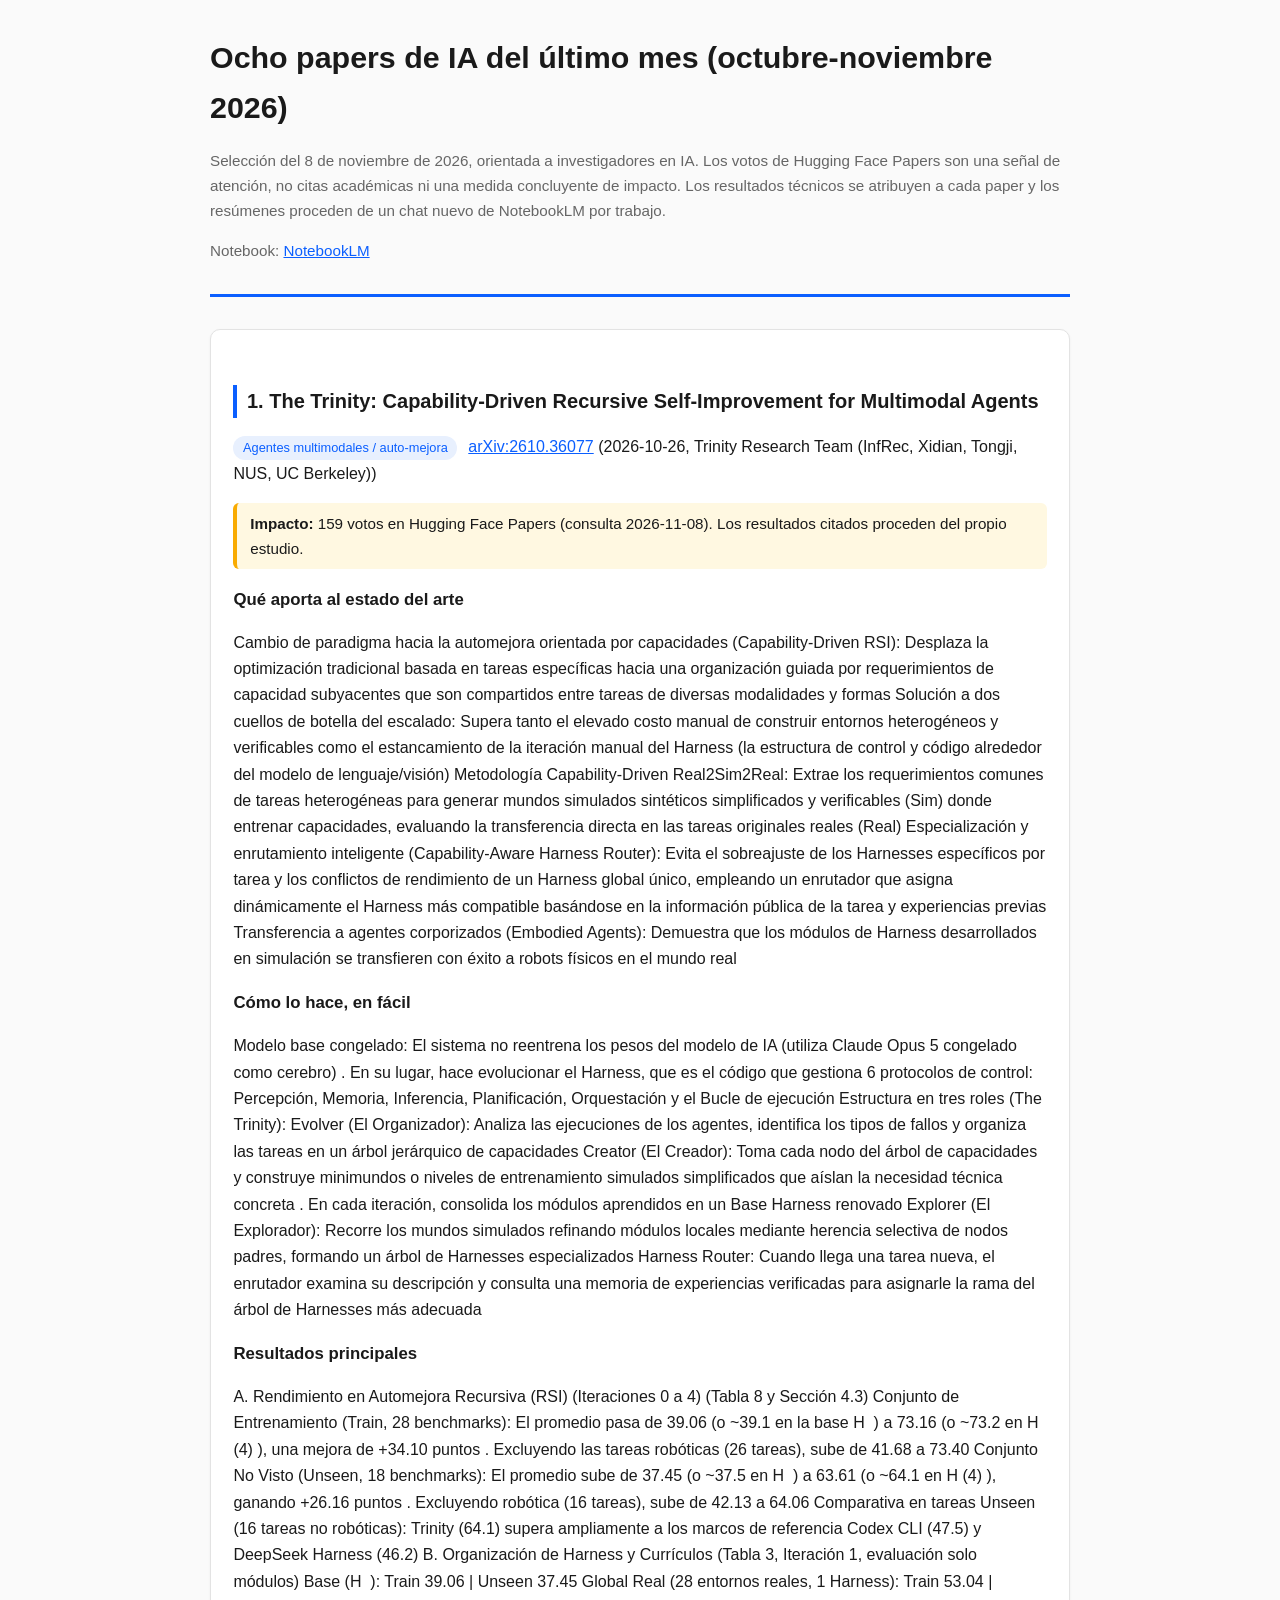
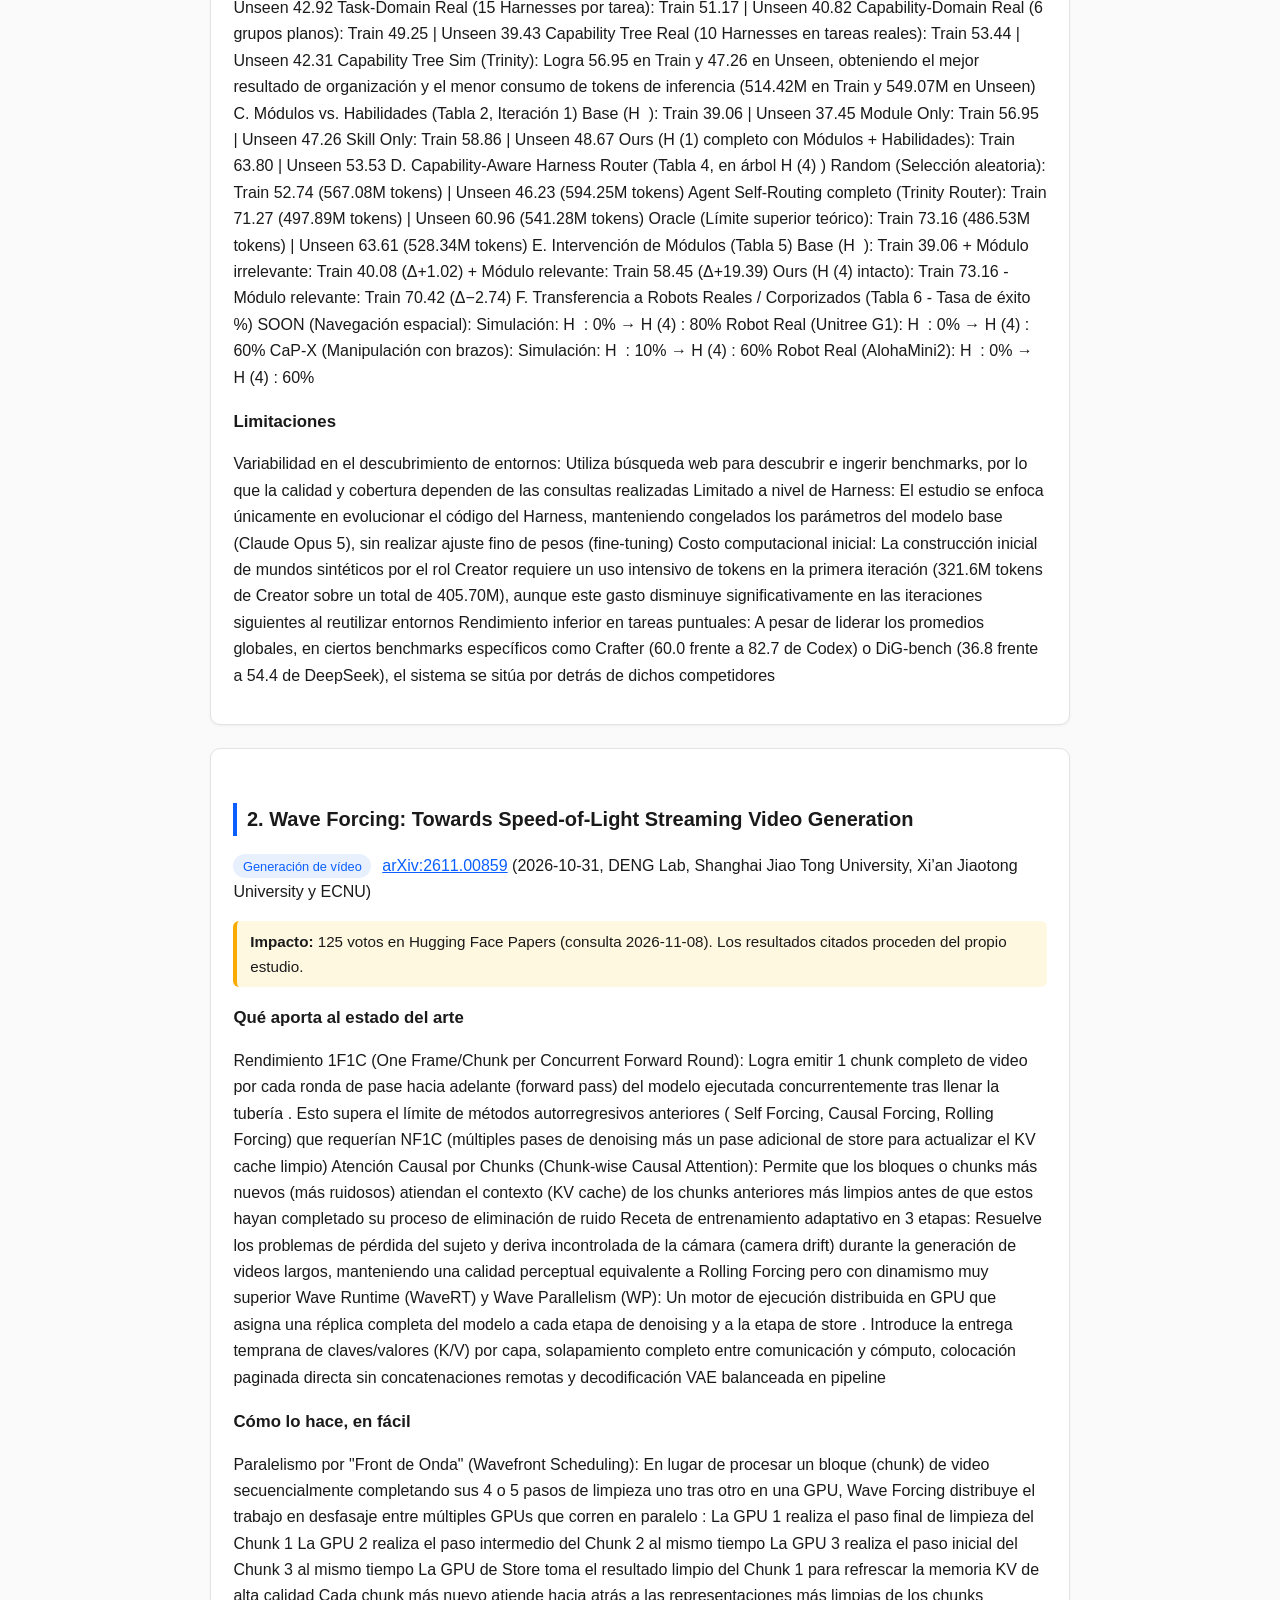
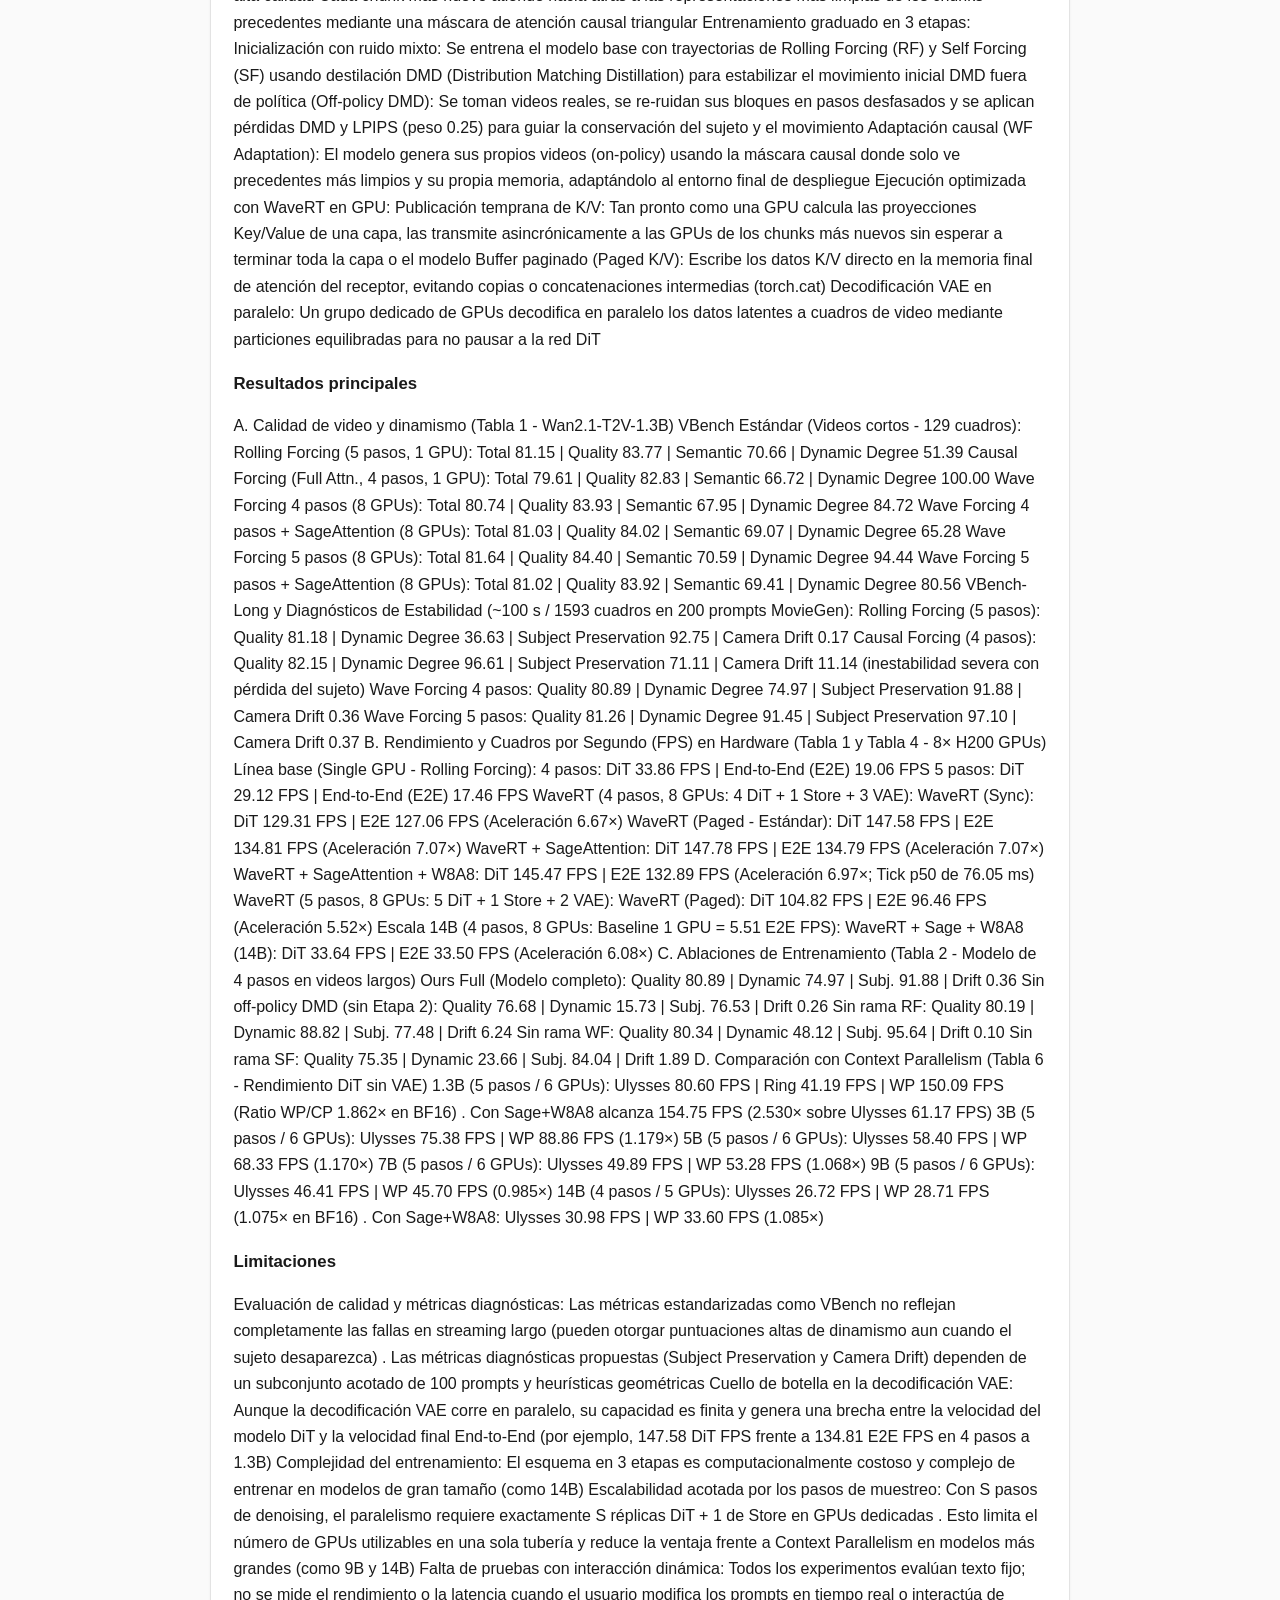
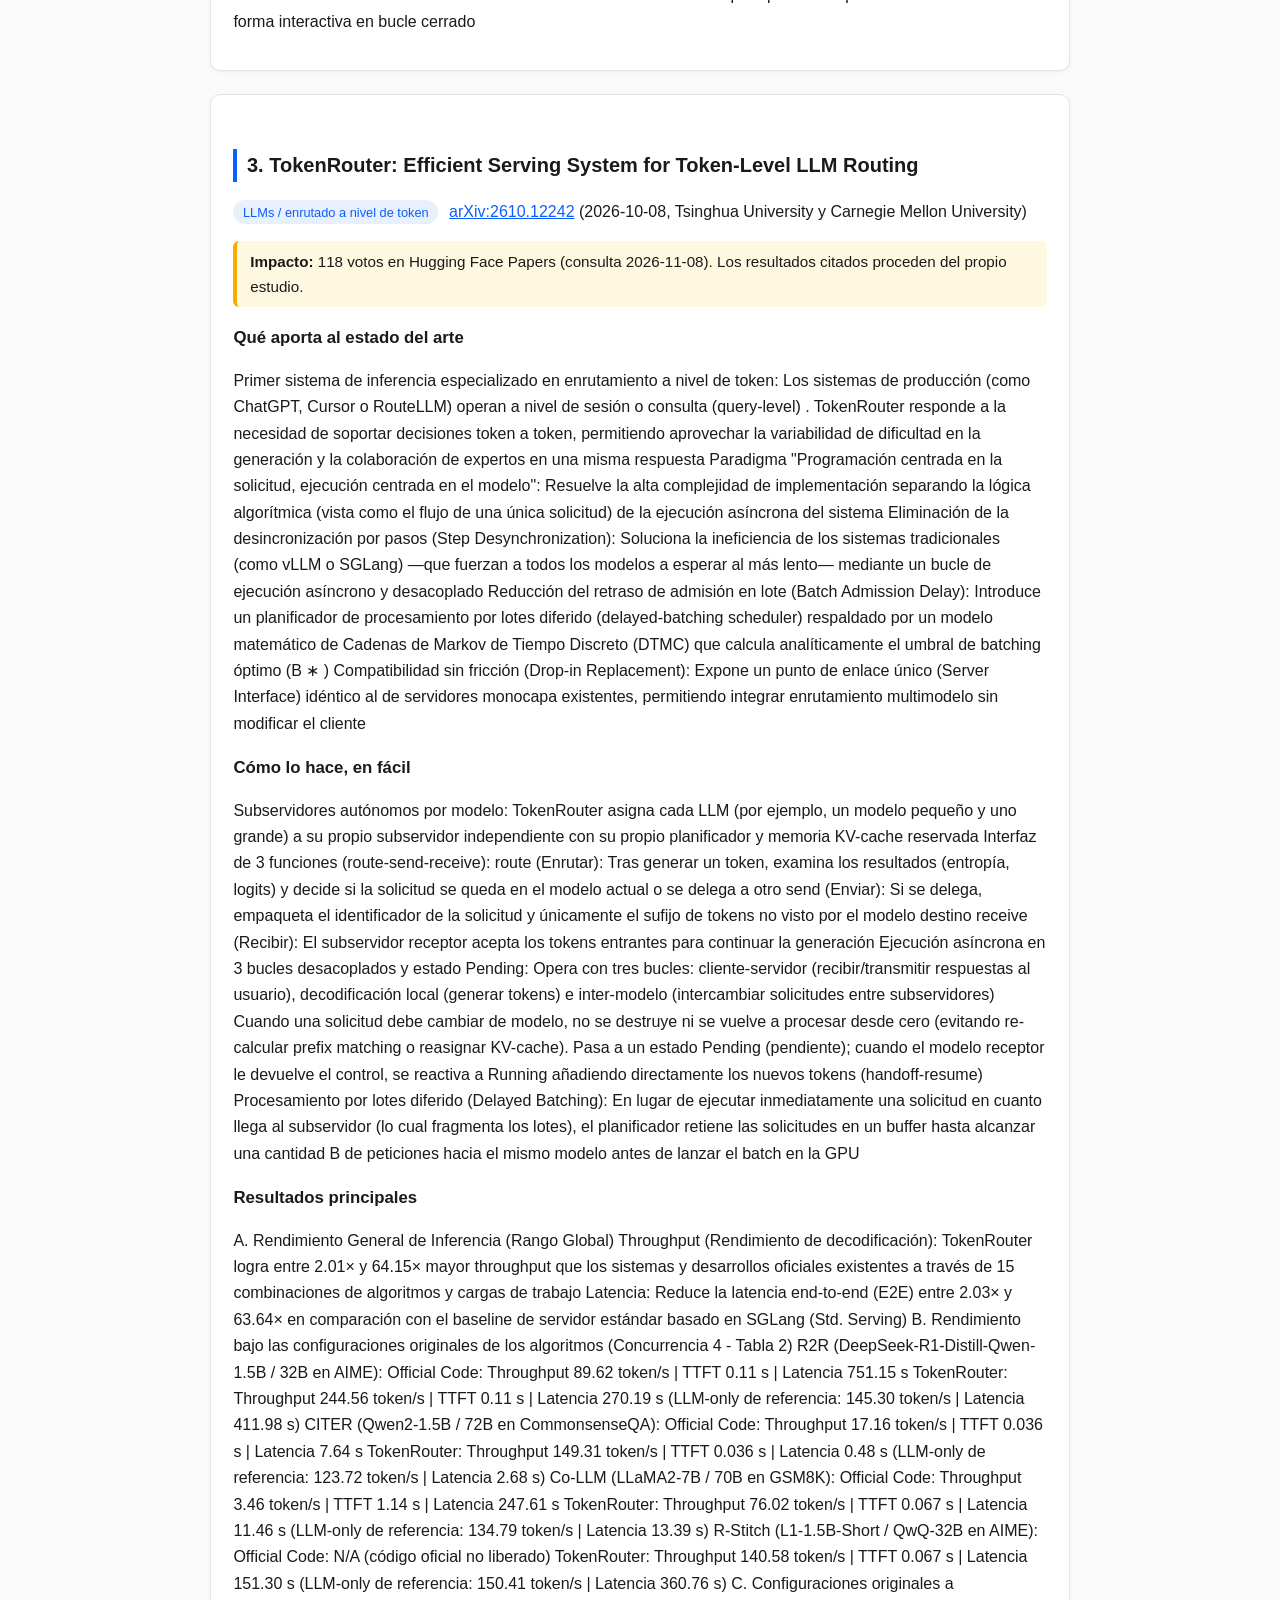
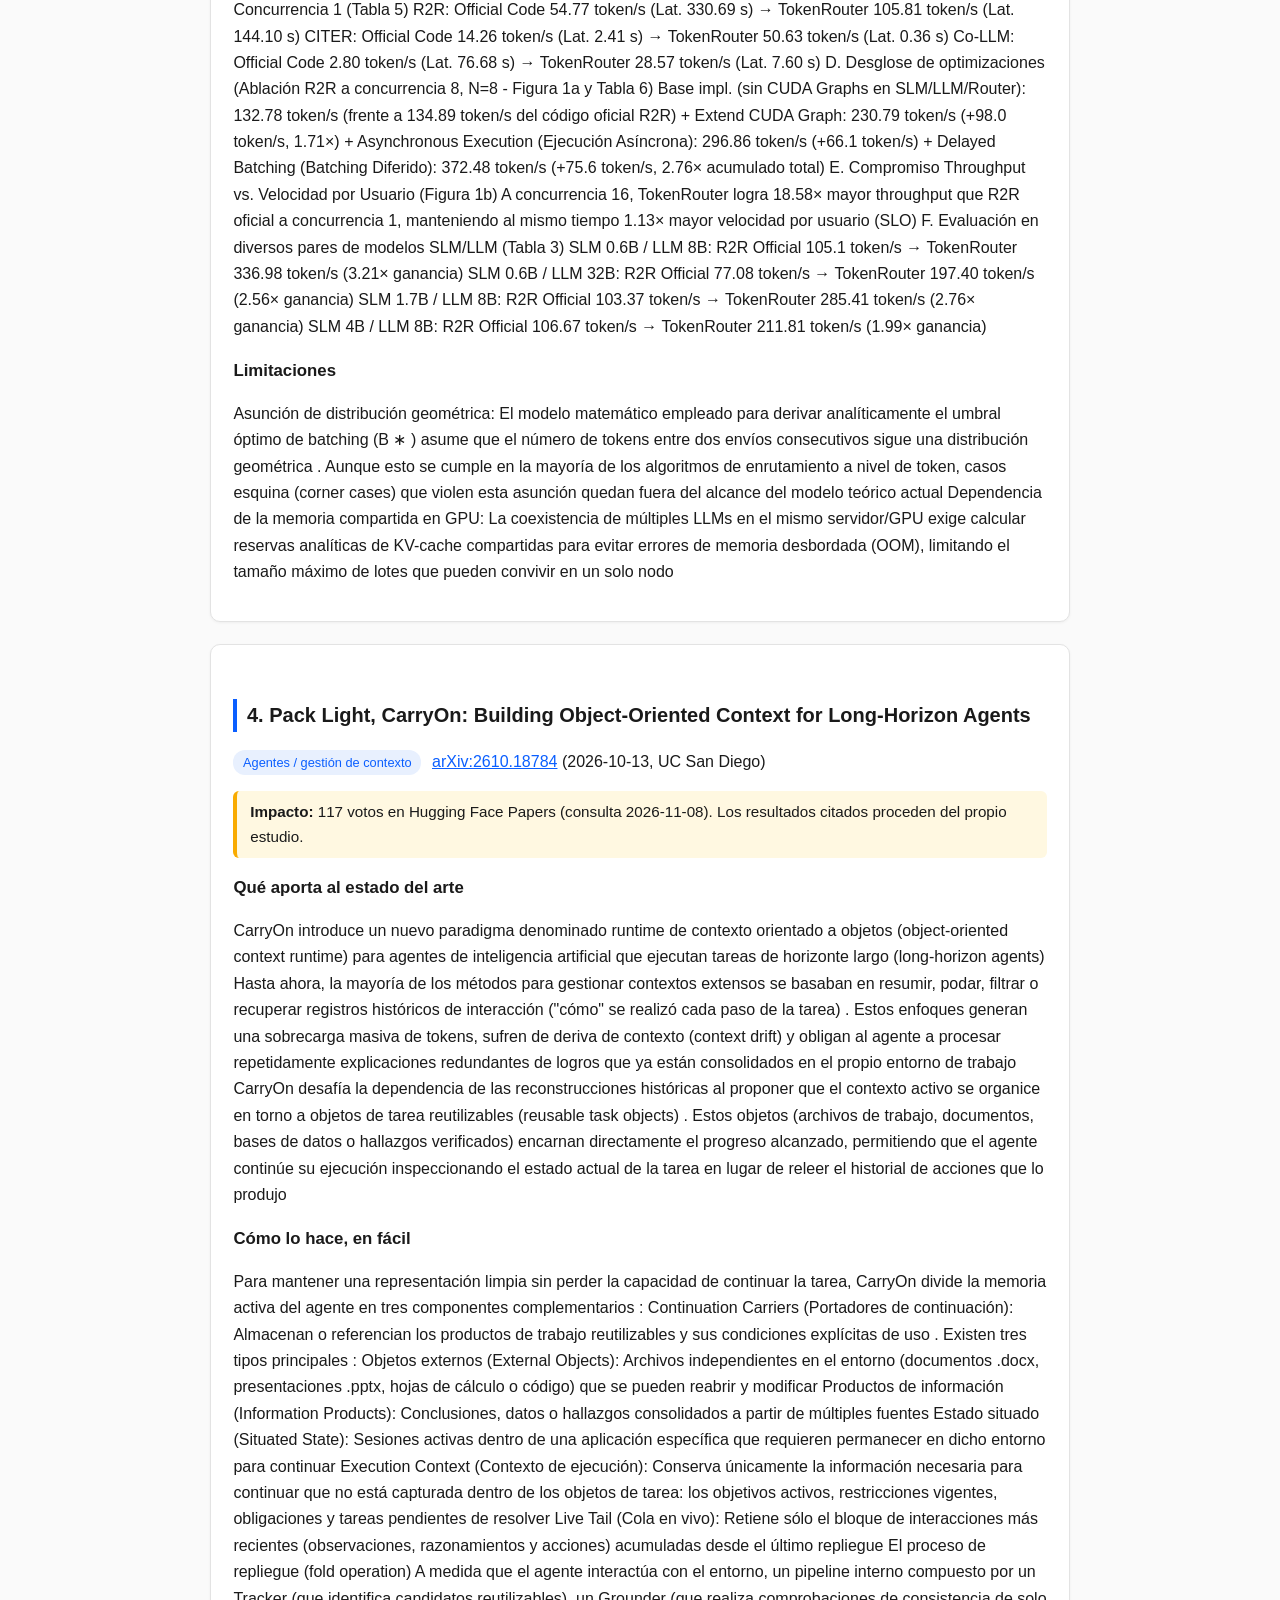
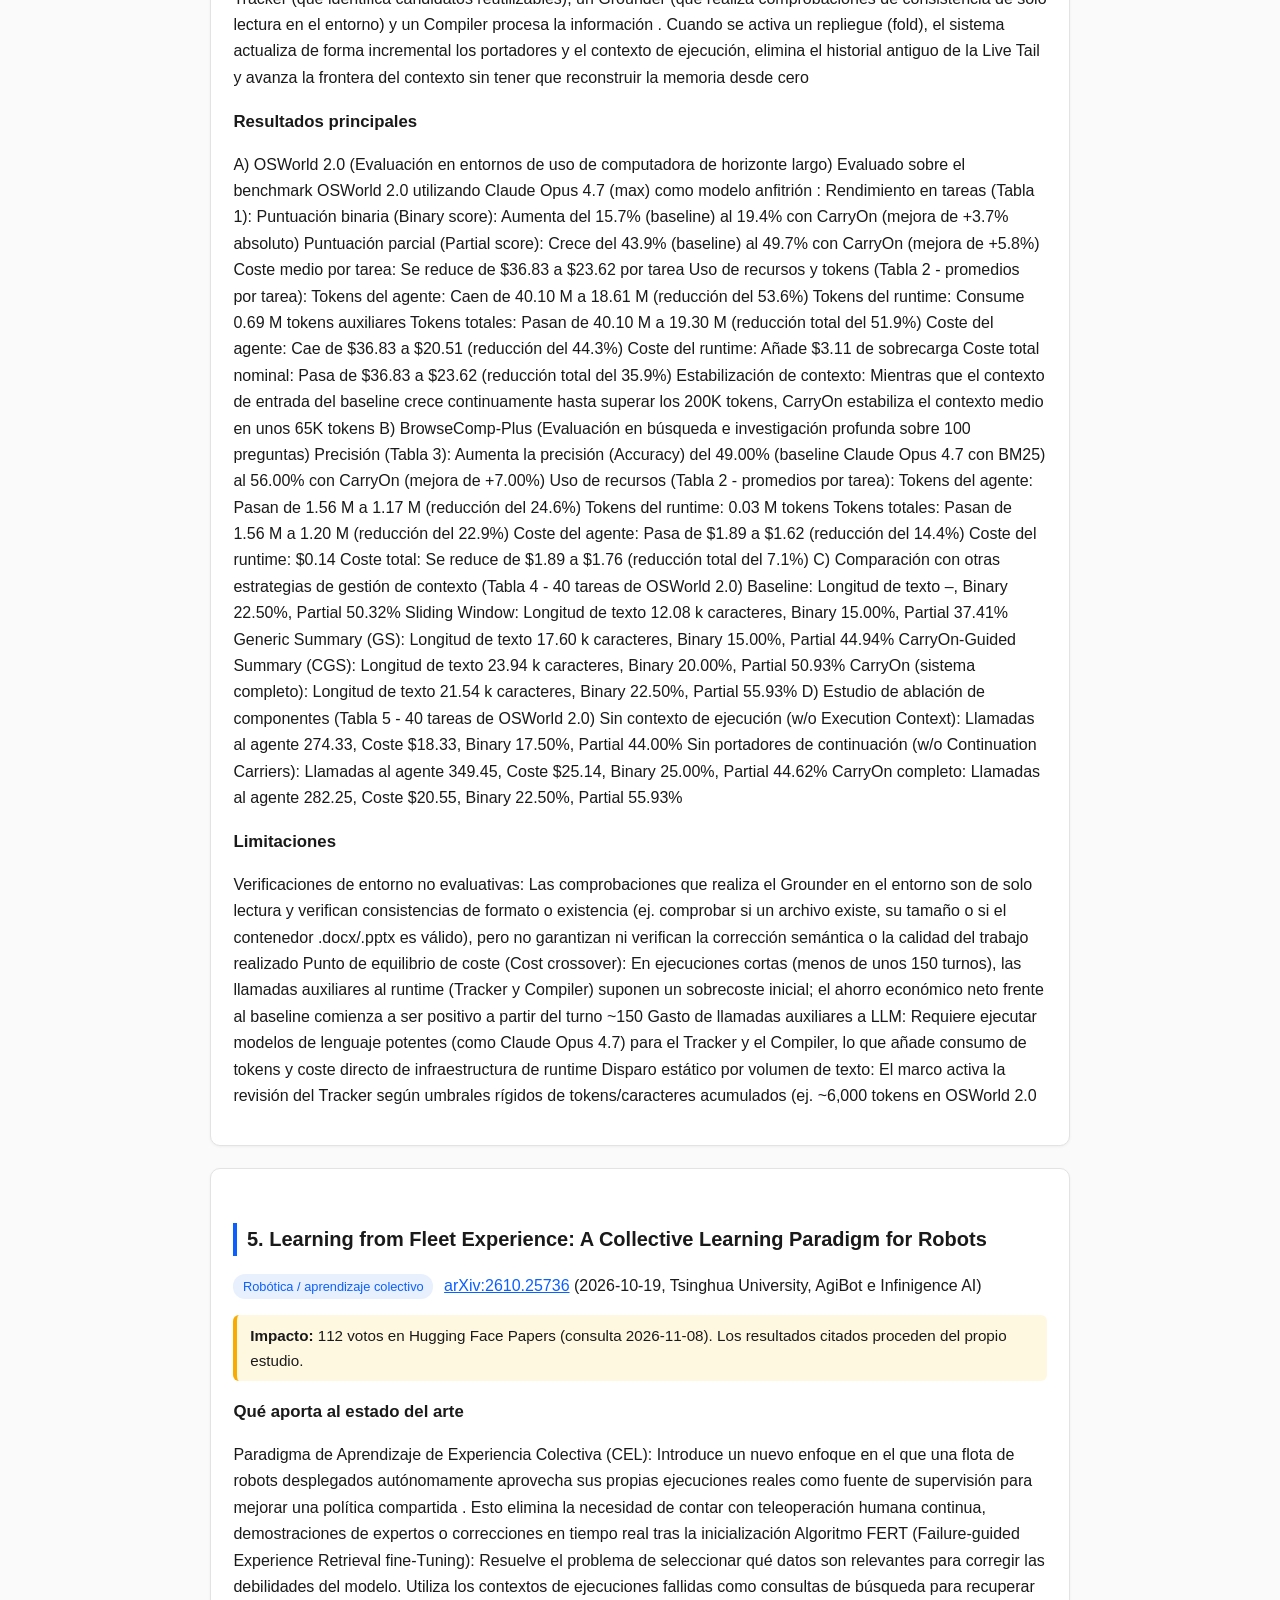
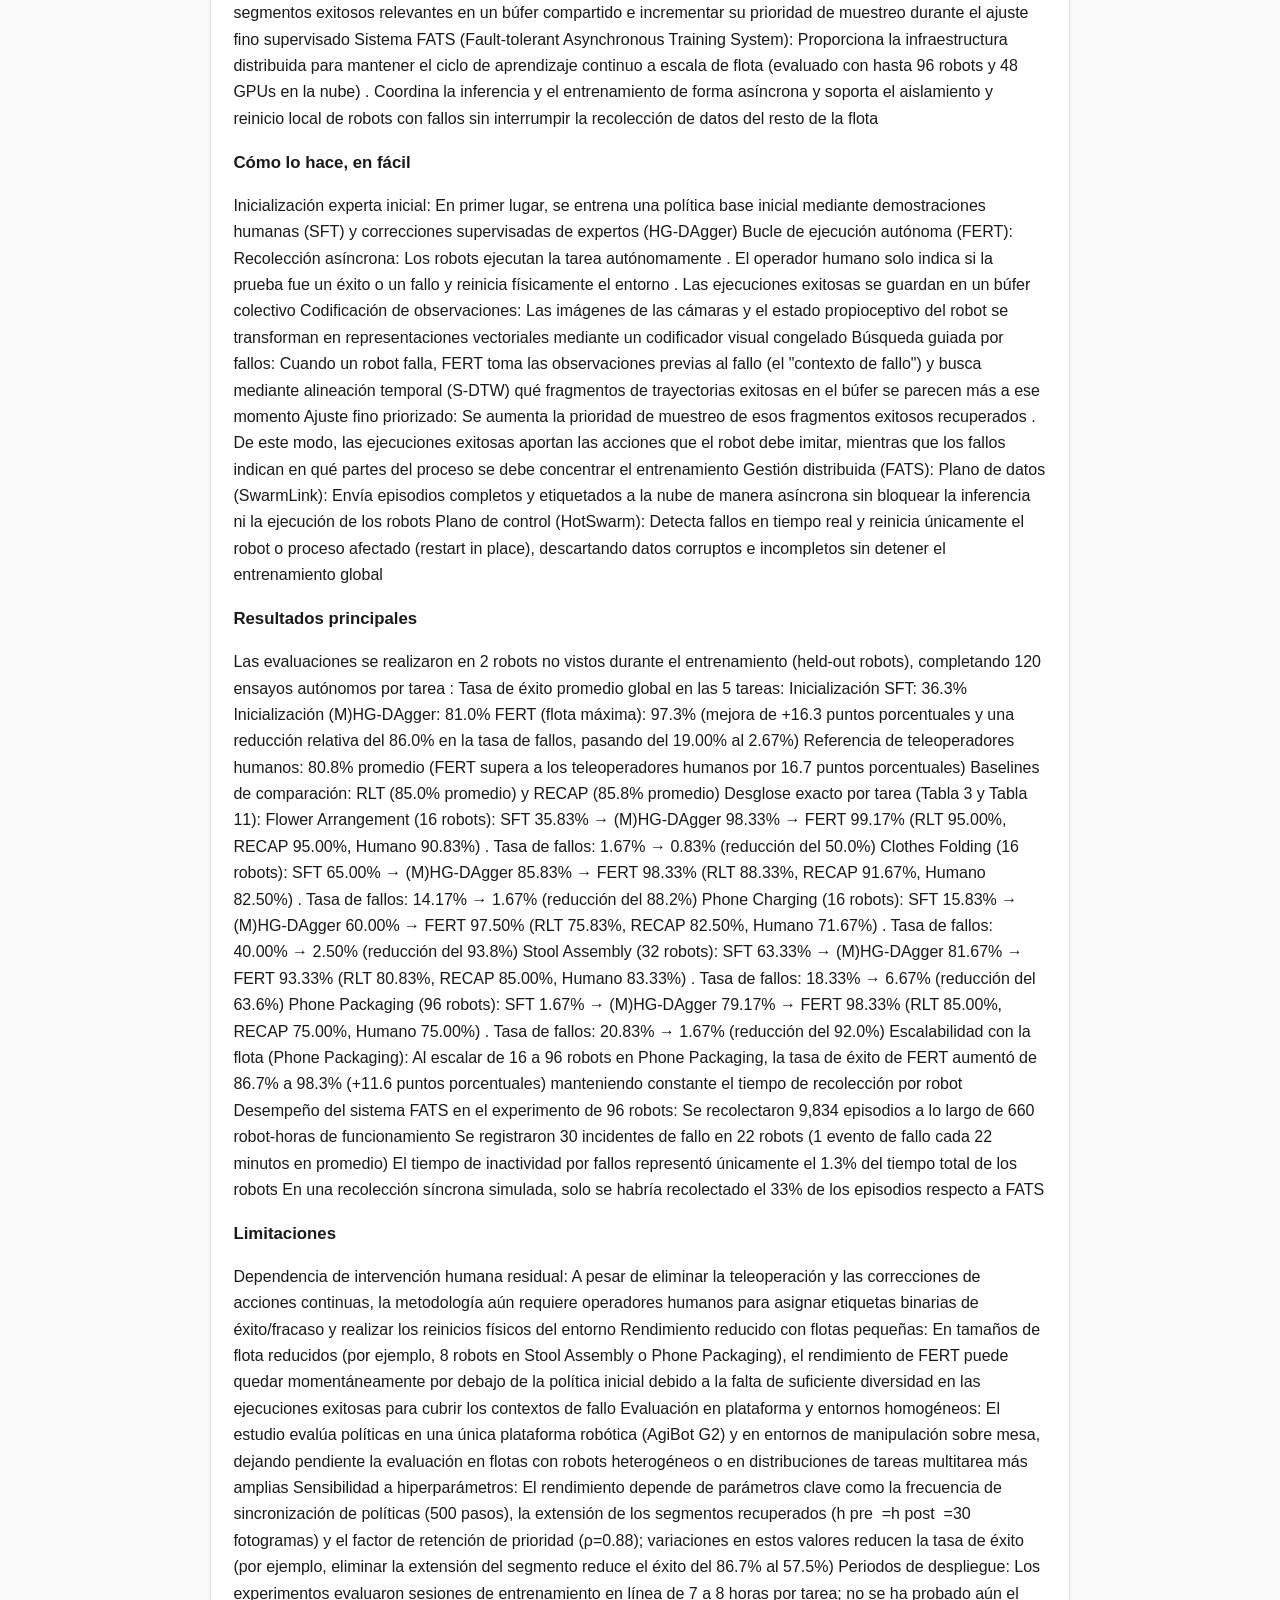
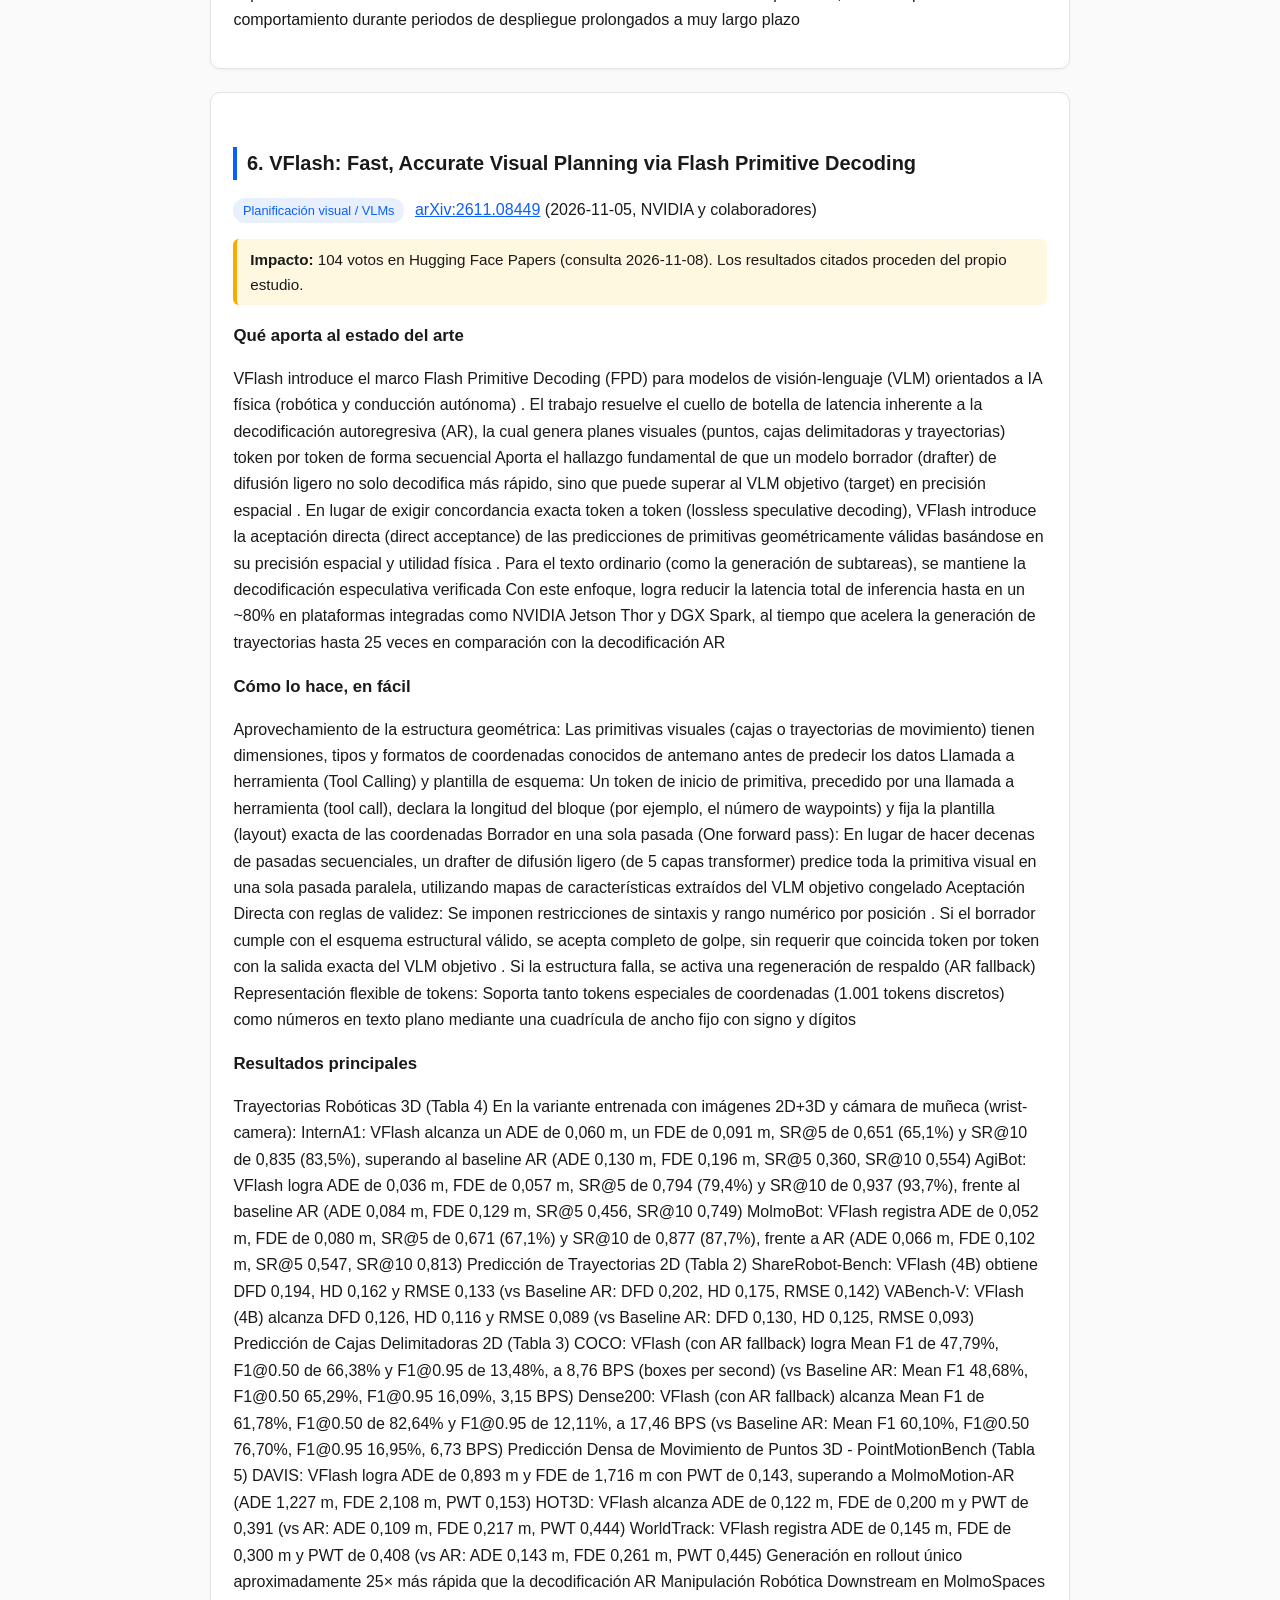
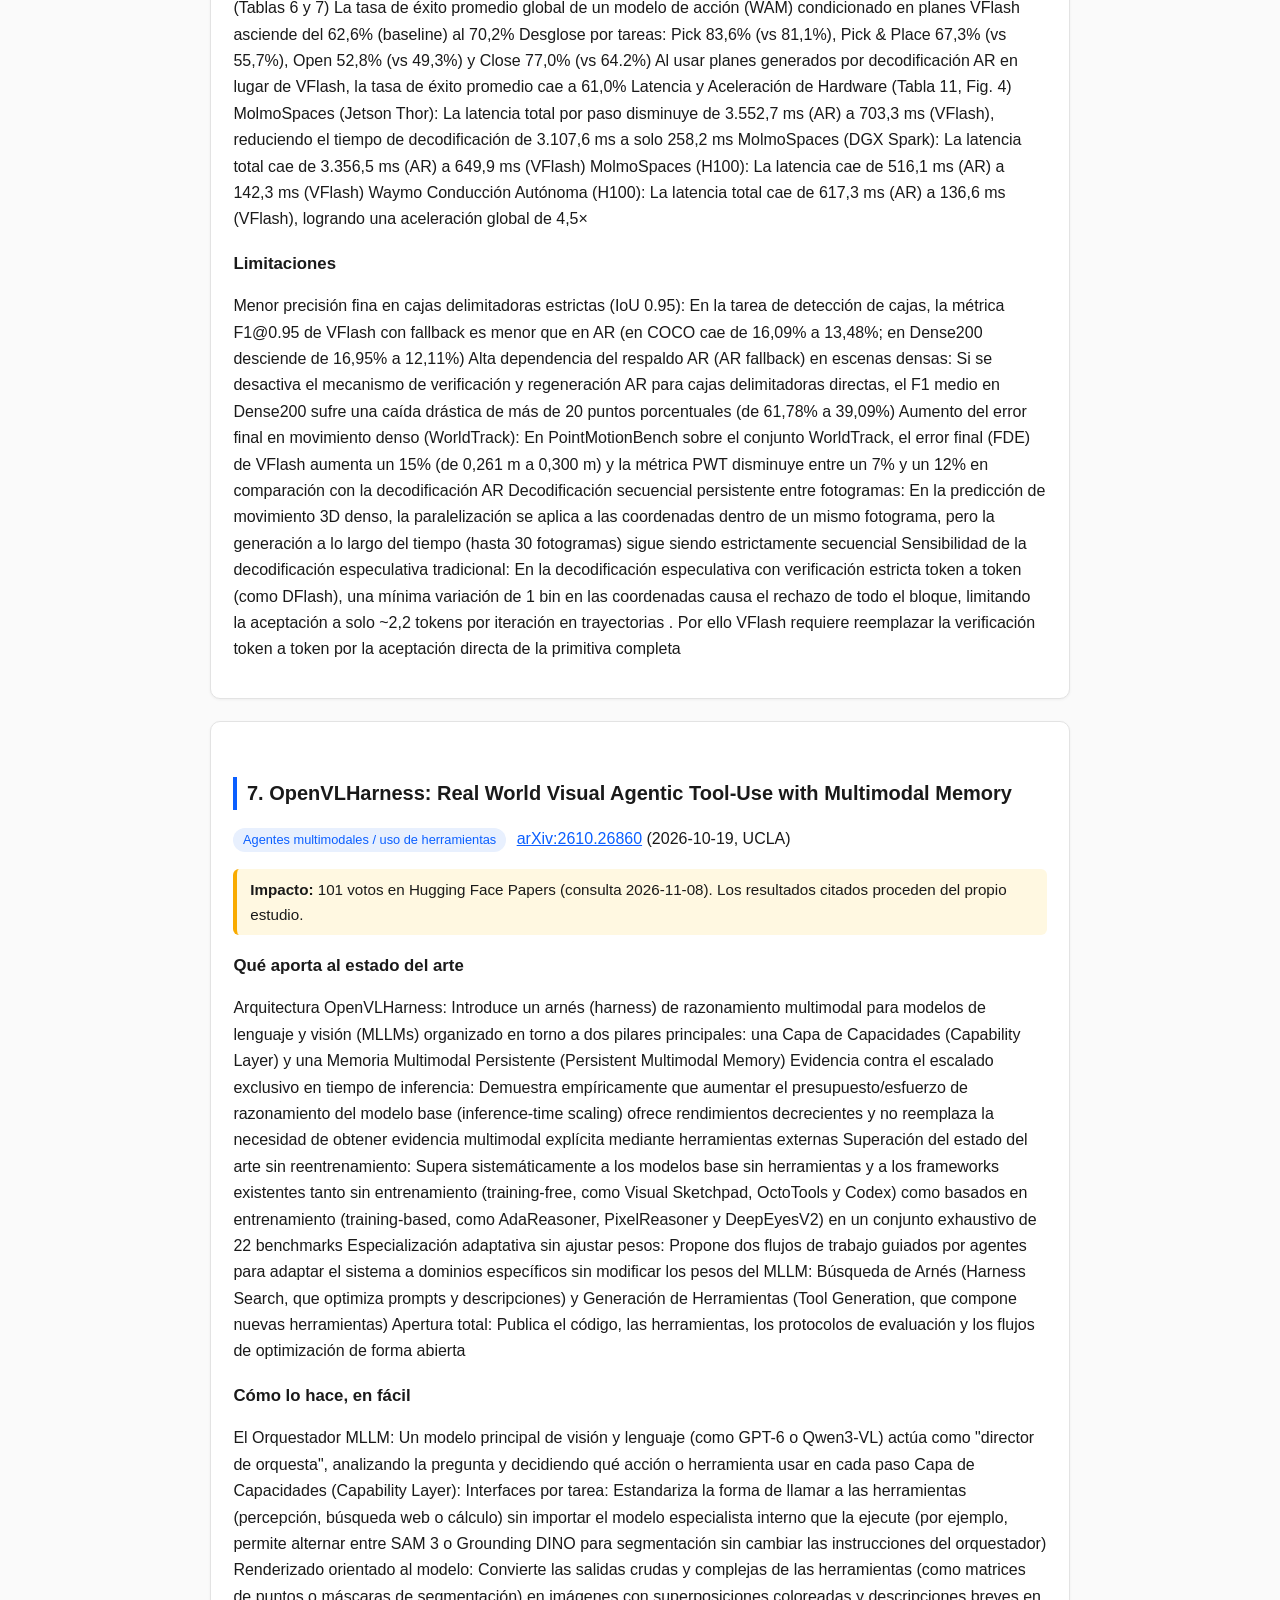
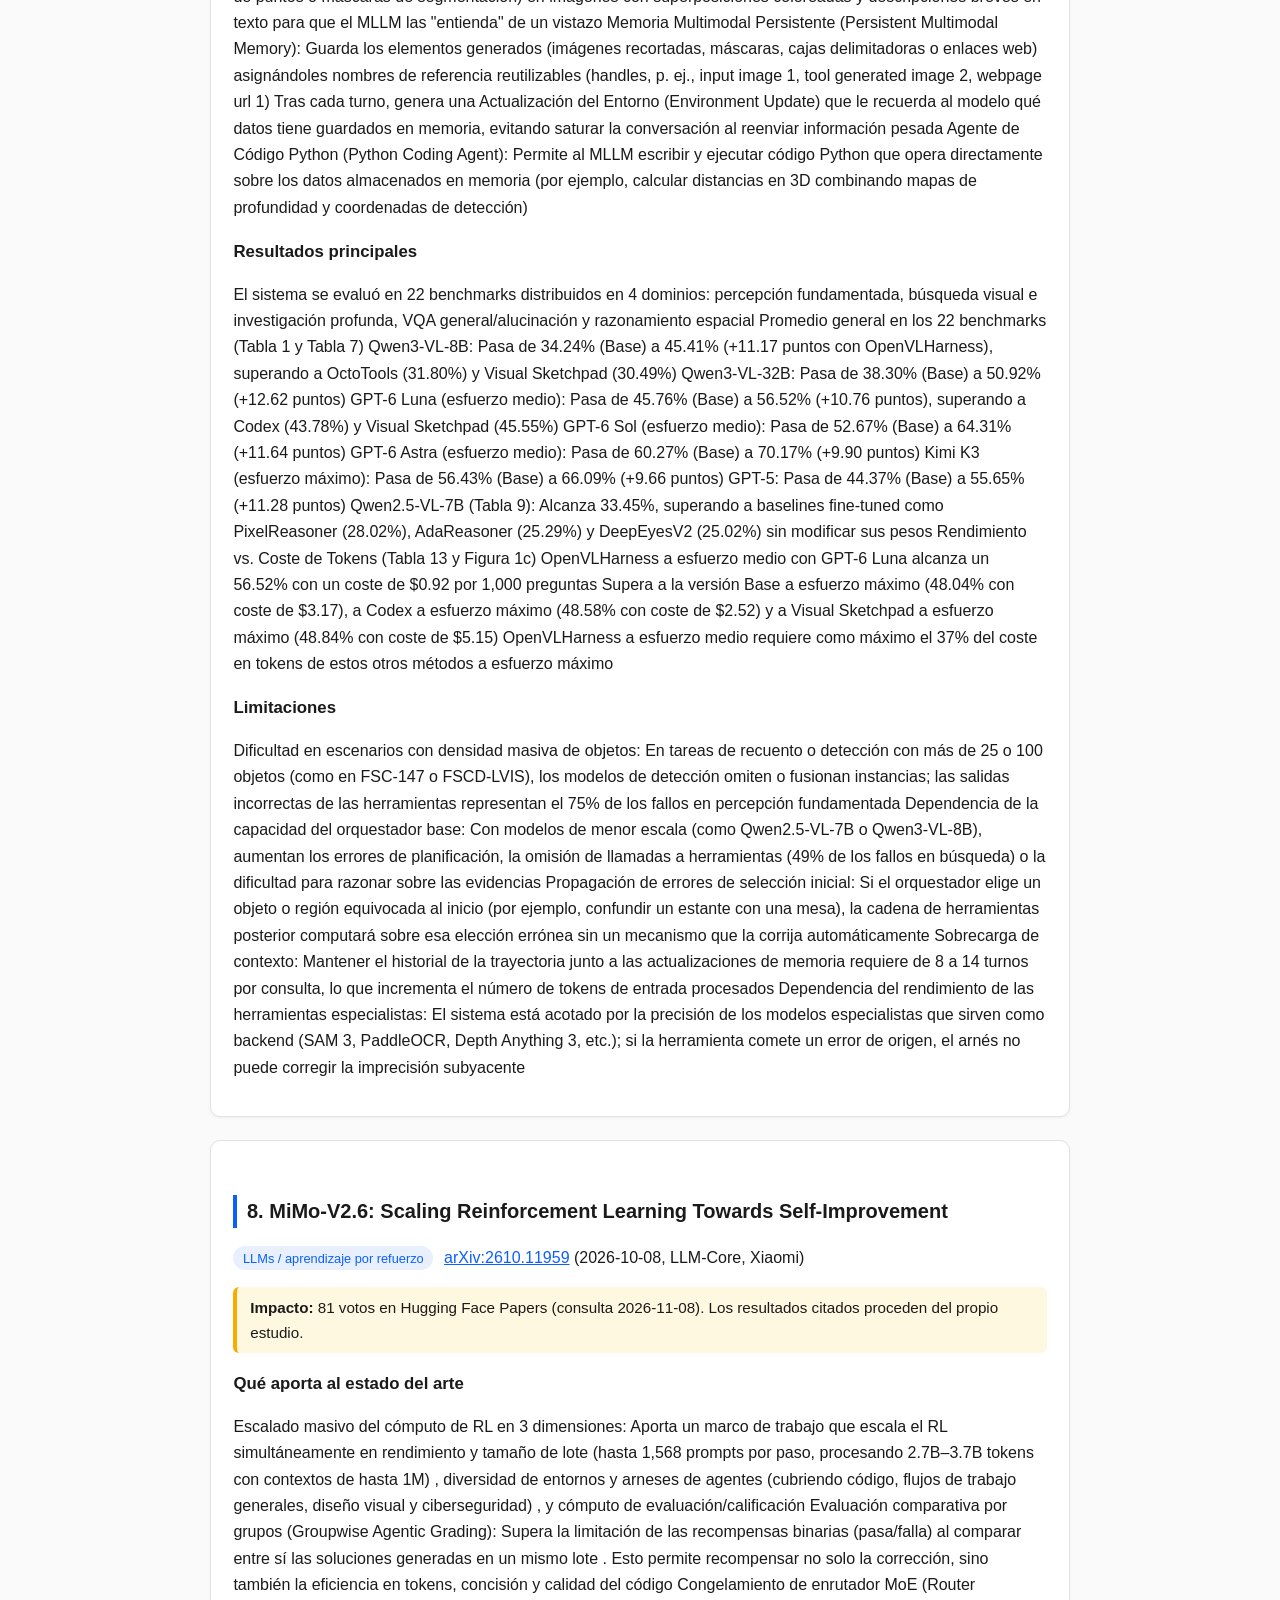
<file: 2026-11-08-papers-ia-ultimo-mes.html>
<!DOCTYPE html> <html lang="es"><head><meta charset="utf-8"><meta name="viewport" content="width=device-width, initial-scale=1"><title>Ocho papers de IA del último mes | 8 noviembre 2026</title><link rel="stylesheet" href="style.css"></head><body><header><h1>Ocho papers de IA del último mes (octubre-noviembre 2026)</h1><p class="sub">Selección del 8 de noviembre de 2026, orientada a investigadores en IA. Los votos de Hugging Face Papers son una señal de atención, no citas académicas ni una medida concluyente de impacto. Los resultados técnicos se atribuyen a cada paper y los resúmenes proceden de un chat nuevo de NotebookLM por trabajo.</p><p class="sub">Notebook: <a href="https://notebook.google.com/notebook/072002db-52d7-44ea-aa8b-87191359e333">NotebookLM</a></p></header><div class="paper"> <h2>1. The Trinity: Capability-Driven Recursive Self-Improvement for Multimodal Agents</h2> <p><span class="tag">Agentes multimodales / auto-mejora</span> <a href="https://arxiv.org/abs/2610.36077">arXiv:2610.36077</a> (2026-10-26, Trinity Research Team (InfRec, Xidian, Tongji, NUS, UC Berkeley))</p> <p class="impacto"><strong>Impacto:</strong> 159 votos en Hugging Face Papers (consulta 2026-11-08). Los resultados citados proceden del propio estudio.</p> <h3>Qué aporta al estado del arte</h3> <p>Cambio de paradigma hacia la automejora orientada por capacidades (Capability-Driven RSI): Desplaza la optimización tradicional basada en tareas específicas hacia una organización guiada por requerimientos de capacidad subyacentes que son compartidos entre tareas de diversas modalidades y formas Solución a dos cuellos de botella del escalado: Supera tanto el elevado costo manual de construir entornos heterogéneos y verificables como el estancamiento de la iteración manual del Harness (la estructura de control y código alrededor del modelo de lenguaje/visión) Metodología Capability-Driven Real2Sim2Real: Extrae los requerimientos comunes de tareas heterogéneas para generar mundos simulados sintéticos simplificados y verificables (Sim) donde entrenar capacidades, evaluando la transferencia directa en las tareas originales reales (Real) Especialización y enrutamiento inteligente (Capability-Aware Harness Router): Evita el sobreajuste de los Harnesses específicos por tarea y los conflictos de rendimiento de un Harness global único, empleando un enrutador que asigna dinámicamente el Harness más compatible basándose en la información pública de la tarea y experiencias previas Transferencia a agentes corporizados (Embodied Agents): Demuestra que los módulos de Harness desarrollados en simulación se transfieren con éxito a robots físicos en el mundo real</p> <h3>Cómo lo hace, en fácil</h3> <p>Modelo base congelado: El sistema no reentrena los pesos del modelo de IA (utiliza Claude Opus 5 congelado como cerebro) . En su lugar, hace evolucionar el Harness, que es el código que gestiona 6 protocolos de control: Percepción, Memoria, Inferencia, Planificación, Orquestación y el Bucle de ejecución Estructura en tres roles (The Trinity): Evolver (El Organizador): Analiza las ejecuciones de los agentes, identifica los tipos de fallos y organiza las tareas en un árbol jerárquico de capacidades Creator (El Creador): Toma cada nodo del árbol de capacidades y construye minimundos o niveles de entrenamiento simulados simplificados que aíslan la necesidad técnica concreta . En cada iteración, consolida los módulos aprendidos en un Base Harness renovado Explorer (El Explorador): Recorre los mundos simulados refinando módulos locales mediante herencia selectiva de nodos padres, formando un árbol de Harnesses especializados Harness Router: Cuando llega una tarea nueva, el enrutador examina su descripción y consulta una memoria de experiencias verificadas para asignarle la rama del árbol de Harnesses más adecuada</p> <h3>Resultados principales</h3> <p>A. Rendimiento en Automejora Recursiva (RSI) (Iteraciones 0 a 4) (Tabla 8 y Sección 4.3) Conjunto de Entrenamiento (Train, 28 benchmarks): El promedio pasa de 39.06 (o ~39.1 en la base H ​ ) a 73.16 (o ~73.2 en H (4) ), una mejora de +34.10 puntos . Excluyendo las tareas robóticas (26 tareas), sube de 41.68 a 73.40 Conjunto No Visto (Unseen, 18 benchmarks): El promedio sube de 37.45 (o ~37.5 en H ​ ) a 63.61 (o ~64.1 en H (4) ), ganando +26.16 puntos . Excluyendo robótica (16 tareas), sube de 42.13 a 64.06 Comparativa en tareas Unseen (16 tareas no robóticas): Trinity (64.1) supera ampliamente a los marcos de referencia Codex CLI (47.5) y DeepSeek Harness (46.2) B. Organización de Harness y Currículos (Tabla 3, Iteración 1, evaluación solo módulos) Base (H ​ ): Train 39.06 | Unseen 37.45 Global Real (28 entornos reales, 1 Harness): Train 53.04 | Unseen 42.92 Task-Domain Real (15 Harnesses por tarea): Train 51.17 | Unseen 40.82 Capability-Domain Real (6 grupos planos): Train 49.25 | Unseen 39.43 Capability Tree Real (10 Harnesses en tareas reales): Train 53.44 | Unseen 42.31 Capability Tree Sim (Trinity): Logra 56.95 en Train y 47.26 en Unseen, obteniendo el mejor resultado de organización y el menor consumo de tokens de inferencia (514.42M en Train y 549.07M en Unseen) C. Módulos vs. Habilidades (Tabla 2, Iteración 1) Base (H ​ ): Train 39.06 | Unseen 37.45 Module Only: Train 56.95 | Unseen 47.26 Skill Only: Train 58.86 | Unseen 48.67 Ours (H (1) completo con Módulos + Habilidades): Train 63.80 | Unseen 53.53 D. Capability-Aware Harness Router (Tabla 4, en árbol H (4) ) Random (Selección aleatoria): Train 52.74 (567.08M tokens) | Unseen 46.23 (594.25M tokens) Agent Self-Routing completo (Trinity Router): Train 71.27 (497.89M tokens) | Unseen 60.96 (541.28M tokens) Oracle (Límite superior teórico): Train 73.16 (486.53M tokens) | Unseen 63.61 (528.34M tokens) E. Intervención de Módulos (Tabla 5) Base (H ​ ): Train 39.06 + Módulo irrelevante: Train 40.08 (Δ+1.02) + Módulo relevante: Train 58.45 (Δ+19.39) Ours (H (4) intacto): Train 73.16 - Módulo relevante: Train 70.42 (Δ−2.74) F. Transferencia a Robots Reales / Corporizados (Tabla 6 - Tasa de éxito %) SOON (Navegación espacial): Simulación: H ​ : 0% → H (4) : 80% Robot Real (Unitree G1): H ​ : 0% → H (4) : 60% CaP-X (Manipulación con brazos): Simulación: H ​ : 10% → H (4) : 60% Robot Real (AlohaMini2): H ​ : 0% → H (4) : 60%</p> <h3>Limitaciones</h3> <p>Variabilidad en el descubrimiento de entornos: Utiliza búsqueda web para descubrir e ingerir benchmarks, por lo que la calidad y cobertura dependen de las consultas realizadas Limitado a nivel de Harness: El estudio se enfoca únicamente en evolucionar el código del Harness, manteniendo congelados los parámetros del modelo base (Claude Opus 5), sin realizar ajuste fino de pesos (fine-tuning) Costo computacional inicial: La construcción inicial de mundos sintéticos por el rol Creator requiere un uso intensivo de tokens en la primera iteración (321.6M tokens de Creator sobre un total de 405.70M), aunque este gasto disminuye significativamente en las iteraciones siguientes al reutilizar entornos Rendimiento inferior en tareas puntuales: A pesar de liderar los promedios globales, en ciertos benchmarks específicos como Crafter (60.0 frente a 82.7 de Codex) o DiG-bench (36.8 frente a 54.4 de DeepSeek), el sistema se sitúa por detrás de dichos competidores </p></div> <div class="paper"> <h2>2. Wave Forcing: Towards Speed-of-Light Streaming Video Generation</h2> <p><span class="tag">Generación de vídeo</span> <a href="https://arxiv.org/abs/2611.00859">arXiv:2611.00859</a> (2026-10-31, DENG Lab, Shanghai Jiao Tong University, Xi’an Jiaotong University y ECNU)</p> <p class="impacto"><strong>Impacto:</strong> 125 votos en Hugging Face Papers (consulta 2026-11-08). Los resultados citados proceden del propio estudio.</p> <h3>Qué aporta al estado del arte</h3> <p>Rendimiento 1F1C (One Frame/Chunk per Concurrent Forward Round): Logra emitir 1 chunk completo de video por cada ronda de pase hacia adelante (forward pass) del modelo ejecutada concurrentemente tras llenar la tubería . Esto supera el límite de métodos autorregresivos anteriores ( Self Forcing, Causal Forcing, Rolling Forcing) que requerían NF1C (múltiples pases de denoising más un pase adicional de store para actualizar el KV cache limpio) Atención Causal por Chunks (Chunk-wise Causal Attention): Permite que los bloques o chunks más nuevos (más ruidosos) atiendan el contexto (KV cache) de los chunks anteriores más limpios antes de que estos hayan completado su proceso de eliminación de ruido Receta de entrenamiento adaptativo en 3 etapas: Resuelve los problemas de pérdida del sujeto y deriva incontrolada de la cámara (camera drift) durante la generación de videos largos, manteniendo una calidad perceptual equivalente a Rolling Forcing pero con dinamismo muy superior Wave Runtime (WaveRT) y Wave Parallelism (WP): Un motor de ejecución distribuida en GPU que asigna una réplica completa del modelo a cada etapa de denoising y a la etapa de store . Introduce la entrega temprana de claves/valores (K/V) por capa, solapamiento completo entre comunicación y cómputo, colocación paginada directa sin concatenaciones remotas y decodificación VAE balanceada en pipeline</p> <h3>Cómo lo hace, en fácil</h3> <p>Paralelismo por "Front de Onda" (Wavefront Scheduling): En lugar de procesar un bloque (chunk) de video secuencialmente completando sus 4 o 5 pasos de limpieza uno tras otro en una GPU, Wave Forcing distribuye el trabajo en desfasaje entre múltiples GPUs que corren en paralelo : La GPU 1 realiza el paso final de limpieza del Chunk 1 La GPU 2 realiza el paso intermedio del Chunk 2 al mismo tiempo La GPU 3 realiza el paso inicial del Chunk 3 al mismo tiempo La GPU de Store toma el resultado limpio del Chunk 1 para refrescar la memoria KV de alta calidad Cada chunk más nuevo atiende hacia atrás a las representaciones más limpias de los chunks precedentes mediante una máscara de atención causal triangular Entrenamiento graduado en 3 etapas: Inicialización con ruido mixto: Se entrena el modelo base con trayectorias de Rolling Forcing (RF) y Self Forcing (SF) usando destilación DMD (Distribution Matching Distillation) para estabilizar el movimiento inicial DMD fuera de política (Off-policy DMD): Se toman videos reales, se re-ruidan sus bloques en pasos desfasados y se aplican pérdidas DMD y LPIPS (peso 0.25) para guiar la conservación del sujeto y el movimiento Adaptación causal (WF Adaptation): El modelo genera sus propios videos (on-policy) usando la máscara causal donde solo ve precedentes más limpios y su propia memoria, adaptándolo al entorno final de despliegue Ejecución optimizada con WaveRT en GPU: Publicación temprana de K/V: Tan pronto como una GPU calcula las proyecciones Key/Value de una capa, las transmite asincrónicamente a las GPUs de los chunks más nuevos sin esperar a terminar toda la capa o el modelo Buffer paginado (Paged K/V): Escribe los datos K/V directo en la memoria final de atención del receptor, evitando copias o concatenaciones intermedias (torch.cat) Decodificación VAE en paralelo: Un grupo dedicado de GPUs decodifica en paralelo los datos latentes a cuadros de video mediante particiones equilibradas para no pausar a la red DiT</p> <h3>Resultados principales</h3> <p>A. Calidad de video y dinamismo (Tabla 1 - Wan2.1-T2V-1.3B) VBench Estándar (Videos cortos - 129 cuadros): Rolling Forcing (5 pasos, 1 GPU): Total 81.15 | Quality 83.77 | Semantic 70.66 | Dynamic Degree 51.39 Causal Forcing (Full Attn., 4 pasos, 1 GPU): Total 79.61 | Quality 82.83 | Semantic 66.72 | Dynamic Degree 100.00 Wave Forcing 4 pasos (8 GPUs): Total 80.74 | Quality 83.93 | Semantic 67.95 | Dynamic Degree 84.72 Wave Forcing 4 pasos + SageAttention (8 GPUs): Total 81.03 | Quality 84.02 | Semantic 69.07 | Dynamic Degree 65.28 Wave Forcing 5 pasos (8 GPUs): Total 81.64 | Quality 84.40 | Semantic 70.59 | Dynamic Degree 94.44 Wave Forcing 5 pasos + SageAttention (8 GPUs): Total 81.02 | Quality 83.92 | Semantic 69.41 | Dynamic Degree 80.56 VBench-Long y Diagnósticos de Estabilidad (~100 s / 1593 cuadros en 200 prompts MovieGen): Rolling Forcing (5 pasos): Quality 81.18 | Dynamic Degree 36.63 | Subject Preservation 92.75 | Camera Drift 0.17 Causal Forcing (4 pasos): Quality 82.15 | Dynamic Degree 96.61 | Subject Preservation 71.11 | Camera Drift 11.14 (inestabilidad severa con pérdida del sujeto) Wave Forcing 4 pasos: Quality 80.89 | Dynamic Degree 74.97 | Subject Preservation 91.88 | Camera Drift 0.36 Wave Forcing 5 pasos: Quality 81.26 | Dynamic Degree 91.45 | Subject Preservation 97.10 | Camera Drift 0.37 B. Rendimiento y Cuadros por Segundo (FPS) en Hardware (Tabla 1 y Tabla 4 - 8× H200 GPUs) Línea base (Single GPU - Rolling Forcing): 4 pasos: DiT 33.86 FPS | End-to-End (E2E) 19.06 FPS 5 pasos: DiT 29.12 FPS | End-to-End (E2E) 17.46 FPS WaveRT (4 pasos, 8 GPUs: 4 DiT + 1 Store + 3 VAE): WaveRT (Sync): DiT 129.31 FPS | E2E 127.06 FPS (Aceleración 6.67×) WaveRT (Paged - Estándar): DiT 147.58 FPS | E2E 134.81 FPS (Aceleración 7.07×) WaveRT + SageAttention: DiT 147.78 FPS | E2E 134.79 FPS (Aceleración 7.07×) WaveRT + SageAttention + W8A8: DiT 145.47 FPS | E2E 132.89 FPS (Aceleración 6.97×; Tick p50 de 76.05 ms) WaveRT (5 pasos, 8 GPUs: 5 DiT + 1 Store + 2 VAE): WaveRT (Paged): DiT 104.82 FPS | E2E 96.46 FPS (Aceleración 5.52×) Escala 14B (4 pasos, 8 GPUs: Baseline 1 GPU = 5.51 E2E FPS): WaveRT + Sage + W8A8 (14B): DiT 33.64 FPS | E2E 33.50 FPS (Aceleración 6.08×) C. Ablaciones de Entrenamiento (Tabla 2 - Modelo de 4 pasos en videos largos) Ours Full (Modelo completo): Quality 80.89 | Dynamic 74.97 | Subj. 91.88 | Drift 0.36 Sin off-policy DMD (sin Etapa 2): Quality 76.68 | Dynamic 15.73 | Subj. 76.53 | Drift 0.26 Sin rama RF: Quality 80.19 | Dynamic 88.82 | Subj. 77.48 | Drift 6.24 Sin rama WF: Quality 80.34 | Dynamic 48.12 | Subj. 95.64 | Drift 0.10 Sin rama SF: Quality 75.35 | Dynamic 23.66 | Subj. 84.04 | Drift 1.89 D. Comparación con Context Parallelism (Tabla 6 - Rendimiento DiT sin VAE) 1.3B (5 pasos / 6 GPUs): Ulysses 80.60 FPS | Ring 41.19 FPS | WP 150.09 FPS (Ratio WP/CP 1.862× en BF16) . Con Sage+W8A8 alcanza 154.75 FPS (2.530× sobre Ulysses 61.17 FPS) 3B (5 pasos / 6 GPUs): Ulysses 75.38 FPS | WP 88.86 FPS (1.179×) 5B (5 pasos / 6 GPUs): Ulysses 58.40 FPS | WP 68.33 FPS (1.170×) 7B (5 pasos / 6 GPUs): Ulysses 49.89 FPS | WP 53.28 FPS (1.068×) 9B (5 pasos / 6 GPUs): Ulysses 46.41 FPS | WP 45.70 FPS (0.985×) 14B (4 pasos / 5 GPUs): Ulysses 26.72 FPS | WP 28.71 FPS (1.075× en BF16) . Con Sage+W8A8: Ulysses 30.98 FPS | WP 33.60 FPS (1.085×)</p> <h3>Limitaciones</h3> <p>Evaluación de calidad y métricas diagnósticas: Las métricas estandarizadas como VBench no reflejan completamente las fallas en streaming largo (pueden otorgar puntuaciones altas de dinamismo aun cuando el sujeto desaparezca) . Las métricas diagnósticas propuestas (Subject Preservation y Camera Drift) dependen de un subconjunto acotado de 100 prompts y heurísticas geométricas Cuello de botella en la decodificación VAE: Aunque la decodificación VAE corre en paralelo, su capacidad es finita y genera una brecha entre la velocidad del modelo DiT y la velocidad final End-to-End (por ejemplo, 147.58 DiT FPS frente a 134.81 E2E FPS en 4 pasos a 1.3B) Complejidad del entrenamiento: El esquema en 3 etapas es computacionalmente costoso y complejo de entrenar en modelos de gran tamaño (como 14B) Escalabilidad acotada por los pasos de muestreo: Con S pasos de denoising, el paralelismo requiere exactamente S réplicas DiT + 1 de Store en GPUs dedicadas . Esto limita el número de GPUs utilizables en una sola tubería y reduce la ventaja frente a Context Parallelism en modelos más grandes (como 9B y 14B) Falta de pruebas con interacción dinámica: Todos los experimentos evalúan texto fijo; no se mide el rendimiento o la latencia cuando el usuario modifica los prompts en tiempo real o interactúa de forma interactiva en bucle cerrado </p></div> <div class="paper"> <h2>3. TokenRouter: Efficient Serving System for Token-Level LLM Routing</h2> <p><span class="tag">LLMs / enrutado a nivel de token</span> <a href="https://arxiv.org/abs/2610.12242">arXiv:2610.12242</a> (2026-10-08, Tsinghua University y Carnegie Mellon University)</p> <p class="impacto"><strong>Impacto:</strong> 118 votos en Hugging Face Papers (consulta 2026-11-08). Los resultados citados proceden del propio estudio.</p> <h3>Qué aporta al estado del arte</h3> <p>Primer sistema de inferencia especializado en enrutamiento a nivel de token: Los sistemas de producción (como ChatGPT, Cursor o RouteLLM) operan a nivel de sesión o consulta (query-level) . TokenRouter responde a la necesidad de soportar decisiones token a token, permitiendo aprovechar la variabilidad de dificultad en la generación y la colaboración de expertos en una misma respuesta Paradigma "Programación centrada en la solicitud, ejecución centrada en el modelo": Resuelve la alta complejidad de implementación separando la lógica algorítmica (vista como el flujo de una única solicitud) de la ejecución asíncrona del sistema Eliminación de la desincronización por pasos (Step Desynchronization): Soluciona la ineficiencia de los sistemas tradicionales (como vLLM o SGLang) —que fuerzan a todos los modelos a esperar al más lento— mediante un bucle de ejecución asíncrono y desacoplado Reducción del retraso de admisión en lote (Batch Admission Delay): Introduce un planificador de procesamiento por lotes diferido (delayed-batching scheduler) respaldado por un modelo matemático de Cadenas de Markov de Tiempo Discreto (DTMC) que calcula analíticamente el umbral de batching óptimo (B ∗ ) Compatibilidad sin fricción (Drop-in Replacement): Expone un punto de enlace único (Server Interface) idéntico al de servidores monocapa existentes, permitiendo integrar enrutamiento multimodelo sin modificar el cliente</p> <h3>Cómo lo hace, en fácil</h3> <p>Subservidores autónomos por modelo: TokenRouter asigna cada LLM (por ejemplo, un modelo pequeño y uno grande) a su propio subservidor independiente con su propio planificador y memoria KV-cache reservada Interfaz de 3 funciones (route-send-receive): route (Enrutar): Tras generar un token, examina los resultados (entropía, logits) y decide si la solicitud se queda en el modelo actual o se delega a otro send (Enviar): Si se delega, empaqueta el identificador de la solicitud y únicamente el sufijo de tokens no visto por el modelo destino receive (Recibir): El subservidor receptor acepta los tokens entrantes para continuar la generación Ejecución asíncrona en 3 bucles desacoplados y estado Pending: Opera con tres bucles: cliente-servidor (recibir/transmitir respuestas al usuario), decodificación local (generar tokens) e inter-modelo (intercambiar solicitudes entre subservidores) Cuando una solicitud debe cambiar de modelo, no se destruye ni se vuelve a procesar desde cero (evitando re-calcular prefix matching o reasignar KV-cache). Pasa a un estado Pending (pendiente); cuando el modelo receptor le devuelve el control, se reactiva a Running añadiendo directamente los nuevos tokens (handoff-resume) Procesamiento por lotes diferido (Delayed Batching): En lugar de ejecutar inmediatamente una solicitud en cuanto llega al subservidor (lo cual fragmenta los lotes), el planificador retiene las solicitudes en un buffer hasta alcanzar una cantidad B de peticiones hacia el mismo modelo antes de lanzar el batch en la GPU</p> <h3>Resultados principales</h3> <p>A. Rendimiento General de Inferencia (Rango Global) Throughput (Rendimiento de decodificación): TokenRouter logra entre 2.01× y 64.15× mayor throughput que los sistemas y desarrollos oficiales existentes a través de 15 combinaciones de algoritmos y cargas de trabajo Latencia: Reduce la latencia end-to-end (E2E) entre 2.03× y 63.64× en comparación con el baseline de servidor estándar basado en SGLang (Std. Serving) B. Rendimiento bajo las configuraciones originales de los algoritmos (Concurrencia 4 - Tabla 2) R2R (DeepSeek-R1-Distill-Qwen-1.5B / 32B en AIME): Official Code: Throughput 89.62 token/s | TTFT 0.11 s | Latencia 751.15 s TokenRouter: Throughput 244.56 token/s | TTFT 0.11 s | Latencia 270.19 s (LLM-only de referencia: 145.30 token/s | Latencia 411.98 s) CITER (Qwen2-1.5B / 72B en CommonsenseQA): Official Code: Throughput 17.16 token/s | TTFT 0.036 s | Latencia 7.64 s TokenRouter: Throughput 149.31 token/s | TTFT 0.036 s | Latencia 0.48 s (LLM-only de referencia: 123.72 token/s | Latencia 2.68 s) Co-LLM (LLaMA2-7B / 70B en GSM8K): Official Code: Throughput 3.46 token/s | TTFT 1.14 s | Latencia 247.61 s TokenRouter: Throughput 76.02 token/s | TTFT 0.067 s | Latencia 11.46 s (LLM-only de referencia: 134.79 token/s | Latencia 13.39 s) R-Stitch (L1-1.5B-Short / QwQ-32B en AIME): Official Code: N/A (código oficial no liberado) TokenRouter: Throughput 140.58 token/s | TTFT 0.067 s | Latencia 151.30 s (LLM-only de referencia: 150.41 token/s | Latencia 360.76 s) C. Configuraciones originales a Concurrencia 1 (Tabla 5) R2R: Official Code 54.77 token/s (Lat. 330.69 s) → TokenRouter 105.81 token/s (Lat. 144.10 s) CITER: Official Code 14.26 token/s (Lat. 2.41 s) → TokenRouter 50.63 token/s (Lat. 0.36 s) Co-LLM: Official Code 2.80 token/s (Lat. 76.68 s) → TokenRouter 28.57 token/s (Lat. 7.60 s) D. Desglose de optimizaciones (Ablación R2R a concurrencia 8, N=8 - Figura 1a y Tabla 6) Base impl. (sin CUDA Graphs en SLM/LLM/Router): 132.78 token/s (frente a 134.89 token/s del código oficial R2R) + Extend CUDA Graph: 230.79 token/s (+98.0 token/s, 1.71×) + Asynchronous Execution (Ejecución Asíncrona): 296.86 token/s (+66.1 token/s) + Delayed Batching (Batching Diferido): 372.48 token/s (+75.6 token/s, 2.76× acumulado total) E. Compromiso Throughput vs. Velocidad por Usuario (Figura 1b) A concurrencia 16, TokenRouter logra 18.58× mayor throughput que R2R oficial a concurrencia 1, manteniendo al mismo tiempo 1.13× mayor velocidad por usuario (SLO) F. Evaluación en diversos pares de modelos SLM/LLM (Tabla 3) SLM 0.6B / LLM 8B: R2R Official 105.1 token/s → TokenRouter 336.98 token/s (3.21× ganancia) SLM 0.6B / LLM 32B: R2R Official 77.08 token/s → TokenRouter 197.40 token/s (2.56× ganancia) SLM 1.7B / LLM 8B: R2R Official 103.37 token/s → TokenRouter 285.41 token/s (2.76× ganancia) SLM 4B / LLM 8B: R2R Official 106.67 token/s → TokenRouter 211.81 token/s (1.99× ganancia)</p> <h3>Limitaciones</h3> <p>Asunción de distribución geométrica: El modelo matemático empleado para derivar analíticamente el umbral óptimo de batching (B ∗ ) asume que el número de tokens entre dos envíos consecutivos sigue una distribución geométrica . Aunque esto se cumple en la mayoría de los algoritmos de enrutamiento a nivel de token, casos esquina (corner cases) que violen esta asunción quedan fuera del alcance del modelo teórico actual Dependencia de la memoria compartida en GPU: La coexistencia de múltiples LLMs en el mismo servidor/GPU exige calcular reservas analíticas de KV-cache compartidas para evitar errores de memoria desbordada (OOM), limitando el tamaño máximo de lotes que pueden convivir en un solo nodo </p></div> <div class="paper"> <h2>4. Pack Light, CarryOn: Building Object-Oriented Context for Long-Horizon Agents</h2> <p><span class="tag">Agentes / gestión de contexto</span> <a href="https://arxiv.org/abs/2610.18784">arXiv:2610.18784</a> (2026-10-13, UC San Diego)</p> <p class="impacto"><strong>Impacto:</strong> 117 votos en Hugging Face Papers (consulta 2026-11-08). Los resultados citados proceden del propio estudio.</p> <h3>Qué aporta al estado del arte</h3> <p>CarryOn introduce un nuevo paradigma denominado runtime de contexto orientado a objetos (object-oriented context runtime) para agentes de inteligencia artificial que ejecutan tareas de horizonte largo (long-horizon agents) Hasta ahora, la mayoría de los métodos para gestionar contextos extensos se basaban en resumir, podar, filtrar o recuperar registros históricos de interacción ("cómo" se realizó cada paso de la tarea) . Estos enfoques generan una sobrecarga masiva de tokens, sufren de deriva de contexto (context drift) y obligan al agente a procesar repetidamente explicaciones redundantes de logros que ya están consolidados en el propio entorno de trabajo CarryOn desafía la dependencia de las reconstrucciones históricas al proponer que el contexto activo se organice en torno a objetos de tarea reutilizables (reusable task objects) . Estos objetos (archivos de trabajo, documentos, bases de datos o hallazgos verificados) encarnan directamente el progreso alcanzado, permitiendo que el agente continúe su ejecución inspeccionando el estado actual de la tarea en lugar de releer el historial de acciones que lo produjo</p> <h3>Cómo lo hace, en fácil</h3> <p>Para mantener una representación limpia sin perder la capacidad de continuar la tarea, CarryOn divide la memoria activa del agente en tres componentes complementarios : Continuation Carriers (Portadores de continuación): Almacenan o referencian los productos de trabajo reutilizables y sus condiciones explícitas de uso . Existen tres tipos principales : Objetos externos (External Objects): Archivos independientes en el entorno (documentos .docx, presentaciones .pptx, hojas de cálculo o código) que se pueden reabrir y modificar Productos de información (Information Products): Conclusiones, datos o hallazgos consolidados a partir de múltiples fuentes Estado situado (Situated State): Sesiones activas dentro de una aplicación específica que requieren permanecer en dicho entorno para continuar Execution Context (Contexto de ejecución): Conserva únicamente la información necesaria para continuar que no está capturada dentro de los objetos de tarea: los objetivos activos, restricciones vigentes, obligaciones y tareas pendientes de resolver Live Tail (Cola en vivo): Retiene sólo el bloque de interacciones más recientes (observaciones, razonamientos y acciones) acumuladas desde el último repliegue El proceso de repliegue (fold operation) A medida que el agente interactúa con el entorno, un pipeline interno compuesto por un Tracker (que identifica candidatos reutilizables), un Grounder (que realiza comprobaciones de consistencia de solo lectura en el entorno) y un Compiler procesa la información . Cuando se activa un repliegue (fold), el sistema actualiza de forma incremental los portadores y el contexto de ejecución, elimina el historial antiguo de la Live Tail y avanza la frontera del contexto sin tener que reconstruir la memoria desde cero</p> <h3>Resultados principales</h3> <p>A) OSWorld 2.0 (Evaluación en entornos de uso de computadora de horizonte largo) Evaluado sobre el benchmark OSWorld 2.0 utilizando Claude Opus 4.7 (max) como modelo anfitrión : Rendimiento en tareas (Tabla 1): Puntuación binaria (Binary score): Aumenta del 15.7% (baseline) al 19.4% con CarryOn (mejora de +3.7% absoluto) Puntuación parcial (Partial score): Crece del 43.9% (baseline) al 49.7% con CarryOn (mejora de +5.8%) Coste medio por tarea: Se reduce de $36.83 a $23.62 por tarea Uso de recursos y tokens (Tabla 2 - promedios por tarea): Tokens del agente: Caen de 40.10 M a 18.61 M (reducción del 53.6%) Tokens del runtime: Consume 0.69 M tokens auxiliares Tokens totales: Pasan de 40.10 M a 19.30 M (reducción total del 51.9%) Coste del agente: Cae de $36.83 a $20.51 (reducción del 44.3%) Coste del runtime: Añade $3.11 de sobrecarga Coste total nominal: Pasa de $36.83 a $23.62 (reducción total del 35.9%) Estabilización de contexto: Mientras que el contexto de entrada del baseline crece continuamente hasta superar los 200K tokens, CarryOn estabiliza el contexto medio en unos 65K tokens B) BrowseComp-Plus (Evaluación en búsqueda e investigación profunda sobre 100 preguntas) Precisión (Tabla 3): Aumenta la precisión (Accuracy) del 49.00% (baseline Claude Opus 4.7 con BM25) al 56.00% con CarryOn (mejora de +7.00%) Uso de recursos (Tabla 2 - promedios por tarea): Tokens del agente: Pasan de 1.56 M a 1.17 M (reducción del 24.6%) Tokens del runtime: 0.03 M tokens Tokens totales: Pasan de 1.56 M a 1.20 M (reducción del 22.9%) Coste del agente: Pasa de $1.89 a $1.62 (reducción del 14.4%) Coste del runtime: $0.14 Coste total: Se reduce de $1.89 a $1.76 (reducción total del 7.1%) C) Comparación con otras estrategias de gestión de contexto (Tabla 4 - 40 tareas de OSWorld 2.0) Baseline: Longitud de texto –, Binary 22.50%, Partial 50.32% Sliding Window: Longitud de texto 12.08 k caracteres, Binary 15.00%, Partial 37.41% Generic Summary (GS): Longitud de texto 17.60 k caracteres, Binary 15.00%, Partial 44.94% CarryOn-Guided Summary (CGS): Longitud de texto 23.94 k caracteres, Binary 20.00%, Partial 50.93% CarryOn (sistema completo): Longitud de texto 21.54 k caracteres, Binary 22.50%, Partial 55.93% D) Estudio de ablación de componentes (Tabla 5 - 40 tareas de OSWorld 2.0) Sin contexto de ejecución (w/o Execution Context): Llamadas al agente 274.33, Coste $18.33, Binary 17.50%, Partial 44.00% Sin portadores de continuación (w/o Continuation Carriers): Llamadas al agente 349.45, Coste $25.14, Binary 25.00%, Partial 44.62% CarryOn completo: Llamadas al agente 282.25, Coste $20.55, Binary 22.50%, Partial 55.93%</p> <h3>Limitaciones</h3> <p>Verificaciones de entorno no evaluativas: Las comprobaciones que realiza el Grounder en el entorno son de solo lectura y verifican consistencias de formato o existencia (ej. comprobar si un archivo existe, su tamaño o si el contenedor .docx/.pptx es válido), pero no garantizan ni verifican la corrección semántica o la calidad del trabajo realizado Punto de equilibrio de coste (Cost crossover): En ejecuciones cortas (menos de unos 150 turnos), las llamadas auxiliares al runtime (Tracker y Compiler) suponen un sobrecoste inicial; el ahorro económico neto frente al baseline comienza a ser positivo a partir del turno ~150 Gasto de llamadas auxiliares a LLM: Requiere ejecutar modelos de lenguaje potentes (como Claude Opus 4.7) para el Tracker y el Compiler, lo que añade consumo de tokens y coste directo de infraestructura de runtime Disparo estático por volumen de texto: El marco activa la revisión del Tracker según umbrales rígidos de tokens/caracteres acumulados (ej. ~6,000 tokens en OSWorld 2.0</p></div> <div class="paper"> <h2>5. Learning from Fleet Experience: A Collective Learning Paradigm for Robots</h2> <p><span class="tag">Robótica / aprendizaje colectivo</span> <a href="https://arxiv.org/abs/2610.25736">arXiv:2610.25736</a> (2026-10-19, Tsinghua University, AgiBot e Infinigence AI)</p> <p class="impacto"><strong>Impacto:</strong> 112 votos en Hugging Face Papers (consulta 2026-11-08). Los resultados citados proceden del propio estudio.</p> <h3>Qué aporta al estado del arte</h3> <p>Paradigma de Aprendizaje de Experiencia Colectiva (CEL): Introduce un nuevo enfoque en el que una flota de robots desplegados autónomamente aprovecha sus propias ejecuciones reales como fuente de supervisión para mejorar una política compartida . Esto elimina la necesidad de contar con teleoperación humana continua, demostraciones de expertos o correcciones en tiempo real tras la inicialización Algoritmo FERT (Failure-guided Experience Retrieval fine-Tuning): Resuelve el problema de seleccionar qué datos son relevantes para corregir las debilidades del modelo. Utiliza los contextos de ejecuciones fallidas como consultas de búsqueda para recuperar segmentos exitosos relevantes en un búfer compartido e incrementar su prioridad de muestreo durante el ajuste fino supervisado Sistema FATS (Fault-tolerant Asynchronous Training System): Proporciona la infraestructura distribuida para mantener el ciclo de aprendizaje continuo a escala de flota (evaluado con hasta 96 robots y 48 GPUs en la nube) . Coordina la inferencia y el entrenamiento de forma asíncrona y soporta el aislamiento y reinicio local de robots con fallos sin interrumpir la recolección de datos del resto de la flota</p> <h3>Cómo lo hace, en fácil</h3> <p>Inicialización experta inicial: En primer lugar, se entrena una política base inicial mediante demostraciones humanas (SFT) y correcciones supervisadas de expertos (HG-DAgger) Bucle de ejecución autónoma (FERT): Recolección asíncrona: Los robots ejecutan la tarea autónomamente . El operador humano solo indica si la prueba fue un éxito o un fallo y reinicia físicamente el entorno . Las ejecuciones exitosas se guardan en un búfer colectivo Codificación de observaciones: Las imágenes de las cámaras y el estado propioceptivo del robot se transforman en representaciones vectoriales mediante un codificador visual congelado Búsqueda guiada por fallos: Cuando un robot falla, FERT toma las observaciones previas al fallo (el "contexto de fallo") y busca mediante alineación temporal (S-DTW) qué fragmentos de trayectorias exitosas en el búfer se parecen más a ese momento Ajuste fino priorizado: Se aumenta la prioridad de muestreo de esos fragmentos exitosos recuperados . De este modo, las ejecuciones exitosas aportan las acciones que el robot debe imitar, mientras que los fallos indican en qué partes del proceso se debe concentrar el entrenamiento Gestión distribuida (FATS): Plano de datos (SwarmLink): Envía episodios completos y etiquetados a la nube de manera asíncrona sin bloquear la inferencia ni la ejecución de los robots Plano de control (HotSwarm): Detecta fallos en tiempo real y reinicia únicamente el robot o proceso afectado (restart in place), descartando datos corruptos e incompletos sin detener el entrenamiento global</p> <h3>Resultados principales</h3> <p>Las evaluaciones se realizaron en 2 robots no vistos durante el entrenamiento (held-out robots), completando 120 ensayos autónomos por tarea : Tasa de éxito promedio global en las 5 tareas: Inicialización SFT: 36.3% Inicialización (M)HG-DAgger: 81.0% FERT (flota máxima): 97.3% (mejora de +16.3 puntos porcentuales y una reducción relativa del 86.0% en la tasa de fallos, pasando del 19.00% al 2.67%) Referencia de teleoperadores humanos: 80.8% promedio (FERT supera a los teleoperadores humanos por 16.7 puntos porcentuales) Baselines de comparación: RLT (85.0% promedio) y RECAP (85.8% promedio) Desglose exacto por tarea (Tabla 3 y Tabla 11): Flower Arrangement (16 robots): SFT 35.83% → (M)HG-DAgger 98.33% → FERT 99.17% (RLT 95.00%, RECAP 95.00%, Humano 90.83%) . Tasa de fallos: 1.67% → 0.83% (reducción del 50.0%) Clothes Folding (16 robots): SFT 65.00% → (M)HG-DAgger 85.83% → FERT 98.33% (RLT 88.33%, RECAP 91.67%, Humano 82.50%) . Tasa de fallos: 14.17% → 1.67% (reducción del 88.2%) Phone Charging (16 robots): SFT 15.83% → (M)HG-DAgger 60.00% → FERT 97.50% (RLT 75.83%, RECAP 82.50%, Humano 71.67%) . Tasa de fallos: 40.00% → 2.50% (reducción del 93.8%) Stool Assembly (32 robots): SFT 63.33% → (M)HG-DAgger 81.67% → FERT 93.33% (RLT 80.83%, RECAP 85.00%, Humano 83.33%) . Tasa de fallos: 18.33% → 6.67% (reducción del 63.6%) Phone Packaging (96 robots): SFT 1.67% → (M)HG-DAgger 79.17% → FERT 98.33% (RLT 85.00%, RECAP 75.00%, Humano 75.00%) . Tasa de fallos: 20.83% → 1.67% (reducción del 92.0%) Escalabilidad con la flota (Phone Packaging): Al escalar de 16 a 96 robots en Phone Packaging, la tasa de éxito de FERT aumentó de 86.7% a 98.3% (+11.6 puntos porcentuales) manteniendo constante el tiempo de recolección por robot Desempeño del sistema FATS en el experimento de 96 robots: Se recolectaron 9,834 episodios a lo largo de 660 robot-horas de funcionamiento Se registraron 30 incidentes de fallo en 22 robots (1 evento de fallo cada 22 minutos en promedio) El tiempo de inactividad por fallos representó únicamente el 1.3% del tiempo total de los robots En una recolección síncrona simulada, solo se habría recolectado el 33% de los episodios respecto a FATS</p> <h3>Limitaciones</h3> <p>Dependencia de intervención humana residual: A pesar de eliminar la teleoperación y las correcciones de acciones continuas, la metodología aún requiere operadores humanos para asignar etiquetas binarias de éxito/fracaso y realizar los reinicios físicos del entorno Rendimiento reducido con flotas pequeñas: En tamaños de flota reducidos (por ejemplo, 8 robots en Stool Assembly o Phone Packaging), el rendimiento de FERT puede quedar momentáneamente por debajo de la política inicial debido a la falta de suficiente diversidad en las ejecuciones exitosas para cubrir los contextos de fallo Evaluación en plataforma y entornos homogéneos: El estudio evalúa políticas en una única plataforma robótica (AgiBot G2) y en entornos de manipulación sobre mesa, dejando pendiente la evaluación en flotas con robots heterogéneos o en distribuciones de tareas multitarea más amplias Sensibilidad a hiperparámetros: El rendimiento depende de parámetros clave como la frecuencia de sincronización de políticas (500 pasos), la extensión de los segmentos recuperados (h pre ​ =h post ​ =30 fotogramas) y el factor de retención de prioridad (ρ=0.88); variaciones en estos valores reducen la tasa de éxito (por ejemplo, eliminar la extensión del segmento reduce el éxito del 86.7% al 57.5%) Periodos de despliegue: Los experimentos evaluaron sesiones de entrenamiento en línea de 7 a 8 horas por tarea; no se ha probado aún el comportamiento durante periodos de despliegue prolongados a muy largo plazo </p></div> <div class="paper"> <h2>6. VFlash: Fast, Accurate Visual Planning via Flash Primitive Decoding</h2> <p><span class="tag">Planificación visual / VLMs</span> <a href="https://arxiv.org/abs/2611.08449">arXiv:2611.08449</a> (2026-11-05, NVIDIA y colaboradores)</p> <p class="impacto"><strong>Impacto:</strong> 104 votos en Hugging Face Papers (consulta 2026-11-08). Los resultados citados proceden del propio estudio.</p> <h3>Qué aporta al estado del arte</h3> <p>VFlash introduce el marco Flash Primitive Decoding (FPD) para modelos de visión-lenguaje (VLM) orientados a IA física (robótica y conducción autónoma) . El trabajo resuelve el cuello de botella de latencia inherente a la decodificación autoregresiva (AR), la cual genera planes visuales (puntos, cajas delimitadoras y trayectorias) token por token de forma secuencial Aporta el hallazgo fundamental de que un modelo borrador (drafter) de difusión ligero no solo decodifica más rápido, sino que puede superar al VLM objetivo (target) en precisión espacial . En lugar de exigir concordancia exacta token a token (lossless speculative decoding), VFlash introduce la aceptación directa (direct acceptance) de las predicciones de primitivas geométricamente válidas basándose en su precisión espacial y utilidad física . Para el texto ordinario (como la generación de subtareas), se mantiene la decodificación especulativa verificada Con este enfoque, logra reducir la latencia total de inferencia hasta en un ~80% en plataformas integradas como NVIDIA Jetson Thor y DGX Spark, al tiempo que acelera la generación de trayectorias hasta 25 veces en comparación con la decodificación AR</p> <h3>Cómo lo hace, en fácil</h3> <p>Aprovechamiento de la estructura geométrica: Las primitivas visuales (cajas o trayectorias de movimiento) tienen dimensiones, tipos y formatos de coordenadas conocidos de antemano antes de predecir los datos Llamada a herramienta (Tool Calling) y plantilla de esquema: Un token de inicio de primitiva, precedido por una llamada a herramienta (tool call), declara la longitud del bloque (por ejemplo, el número de waypoints) y fija la plantilla (layout) exacta de las coordenadas Borrador en una sola pasada (One forward pass): En lugar de hacer decenas de pasadas secuenciales, un drafter de difusión ligero (de 5 capas transformer) predice toda la primitiva visual en una sola pasada paralela, utilizando mapas de características extraídos del VLM objetivo congelado Aceptación Directa con reglas de validez: Se imponen restricciones de sintaxis y rango numérico por posición . Si el borrador cumple con el esquema estructural válido, se acepta completo de golpe, sin requerir que coincida token por token con la salida exacta del VLM objetivo . Si la estructura falla, se activa una regeneración de respaldo (AR fallback) Representación flexible de tokens: Soporta tanto tokens especiales de coordenadas (1.001 tokens discretos) como números en texto plano mediante una cuadrícula de ancho fijo con signo y dígitos</p> <h3>Resultados principales</h3> <p>Trayectorias Robóticas 3D (Tabla 4) En la variante entrenada con imágenes 2D+3D y cámara de muñeca (wrist-camera): InternA1: VFlash alcanza un ADE de 0,060 m, un FDE de 0,091 m, SR@5 de 0,651 (65,1%) y SR@10 de 0,835 (83,5%), superando al baseline AR (ADE 0,130 m, FDE 0,196 m, SR@5 0,360, SR@10 0,554) AgiBot: VFlash logra ADE de 0,036 m, FDE de 0,057 m, SR@5 de 0,794 (79,4%) y SR@10 de 0,937 (93,7%), frente al baseline AR (ADE 0,084 m, FDE 0,129 m, SR@5 0,456, SR@10 0,749) MolmoBot: VFlash registra ADE de 0,052 m, FDE de 0,080 m, SR@5 de 0,671 (67,1%) y SR@10 de 0,877 (87,7%), frente a AR (ADE 0,066 m, FDE 0,102 m, SR@5 0,547, SR@10 0,813) Predicción de Trayectorias 2D (Tabla 2) ShareRobot-Bench: VFlash (4B) obtiene DFD 0,194, HD 0,162 y RMSE 0,133 (vs Baseline AR: DFD 0,202, HD 0,175, RMSE 0,142) VABench-V: VFlash (4B) alcanza DFD 0,126, HD 0,116 y RMSE 0,089 (vs Baseline AR: DFD 0,130, HD 0,125, RMSE 0,093) Predicción de Cajas Delimitadoras 2D (Tabla 3) COCO: VFlash (con AR fallback) logra Mean F1 de 47,79%, F1@0.50 de 66,38% y F1@0.95 de 13,48%, a 8,76 BPS (boxes per second) (vs Baseline AR: Mean F1 48,68%, F1@0.50 65,29%, F1@0.95 16,09%, 3,15 BPS) Dense200: VFlash (con AR fallback) alcanza Mean F1 de 61,78%, F1@0.50 de 82,64% y F1@0.95 de 12,11%, a 17,46 BPS (vs Baseline AR: Mean F1 60,10%, F1@0.50 76,70%, F1@0.95 16,95%, 6,73 BPS) Predicción Densa de Movimiento de Puntos 3D - PointMotionBench (Tabla 5) DAVIS: VFlash logra ADE de 0,893 m y FDE de 1,716 m con PWT de 0,143, superando a MolmoMotion-AR (ADE 1,227 m, FDE 2,108 m, PWT 0,153) HOT3D: VFlash alcanza ADE de 0,122 m, FDE de 0,200 m y PWT de 0,391 (vs AR: ADE 0,109 m, FDE 0,217 m, PWT 0,444) WorldTrack: VFlash registra ADE de 0,145 m, FDE de 0,300 m y PWT de 0,408 (vs AR: ADE 0,143 m, FDE 0,261 m, PWT 0,445) Generación en rollout único aproximadamente 25× más rápida que la decodificación AR Manipulación Robótica Downstream en MolmoSpaces (Tablas 6 y 7) La tasa de éxito promedio global de un modelo de acción (WAM) condicionado en planes VFlash asciende del 62,6% (baseline) al 70,2% Desglose por tareas: Pick 83,6% (vs 81,1%), Pick &amp; Place 67,3% (vs 55,7%), Open 52,8% (vs 49,3%) y Close 77,0% (vs 64.2%) Al usar planes generados por decodificación AR en lugar de VFlash, la tasa de éxito promedio cae a 61,0% Latencia y Aceleración de Hardware (Tabla 11, Fig. 4) MolmoSpaces (Jetson Thor): La latencia total por paso disminuye de 3.552,7 ms (AR) a 703,3 ms (VFlash), reduciendo el tiempo de decodificación de 3.107,6 ms a solo 258,2 ms MolmoSpaces (DGX Spark): La latencia total cae de 3.356,5 ms (AR) a 649,9 ms (VFlash) MolmoSpaces (H100): La latencia cae de 516,1 ms (AR) a 142,3 ms (VFlash) Waymo Conducción Autónoma (H100): La latencia total cae de 617,3 ms (AR) a 136,6 ms (VFlash), logrando una aceleración global de 4,5×</p> <h3>Limitaciones</h3> <p>Menor precisión fina en cajas delimitadoras estrictas (IoU 0.95): En la tarea de detección de cajas, la métrica F1@0.95 de VFlash con fallback es menor que en AR (en COCO cae de 16,09% a 13,48%; en Dense200 desciende de 16,95% a 12,11%) Alta dependencia del respaldo AR (AR fallback) en escenas densas: Si se desactiva el mecanismo de verificación y regeneración AR para cajas delimitadoras directas, el F1 medio en Dense200 sufre una caída drástica de más de 20 puntos porcentuales (de 61,78% a 39,09%) Aumento del error final en movimiento denso (WorldTrack): En PointMotionBench sobre el conjunto WorldTrack, el error final (FDE) de VFlash aumenta un 15% (de 0,261 m a 0,300 m) y la métrica PWT disminuye entre un 7% y un 12% en comparación con la decodificación AR Decodificación secuencial persistente entre fotogramas: En la predicción de movimiento 3D denso, la paralelización se aplica a las coordenadas dentro de un mismo fotograma, pero la generación a lo largo del tiempo (hasta 30 fotogramas) sigue siendo estrictamente secuencial Sensibilidad de la decodificación especulativa tradicional: En la decodificación especulativa con verificación estricta token a token (como DFlash), una mínima variación de 1 bin en las coordenadas causa el rechazo de todo el bloque, limitando la aceptación a solo ~2,2 tokens por iteración en trayectorias . Por ello VFlash requiere reemplazar la verificación token a token por la aceptación directa de la primitiva completa </p></div> <div class="paper"> <h2>7. OpenVLHarness: Real World Visual Agentic Tool-Use with Multimodal Memory</h2> <p><span class="tag">Agentes multimodales / uso de herramientas</span> <a href="https://arxiv.org/abs/2610.26860">arXiv:2610.26860</a> (2026-10-19, UCLA)</p> <p class="impacto"><strong>Impacto:</strong> 101 votos en Hugging Face Papers (consulta 2026-11-08). Los resultados citados proceden del propio estudio.</p> <h3>Qué aporta al estado del arte</h3> <p>Arquitectura OpenVLHarness: Introduce un arnés (harness) de razonamiento multimodal para modelos de lenguaje y visión (MLLMs) organizado en torno a dos pilares principales: una Capa de Capacidades (Capability Layer) y una Memoria Multimodal Persistente (Persistent Multimodal Memory) Evidencia contra el escalado exclusivo en tiempo de inferencia: Demuestra empíricamente que aumentar el presupuesto/esfuerzo de razonamiento del modelo base (inference-time scaling) ofrece rendimientos decrecientes y no reemplaza la necesidad de obtener evidencia multimodal explícita mediante herramientas externas Superación del estado del arte sin reentrenamiento: Supera sistemáticamente a los modelos base sin herramientas y a los frameworks existentes tanto sin entrenamiento (training-free, como Visual Sketchpad, OctoTools y Codex) como basados en entrenamiento (training-based, como AdaReasoner, PixelReasoner y DeepEyesV2) en un conjunto exhaustivo de 22 benchmarks Especialización adaptativa sin ajustar pesos: Propone dos flujos de trabajo guiados por agentes para adaptar el sistema a dominios específicos sin modificar los pesos del MLLM: Búsqueda de Arnés (Harness Search, que optimiza prompts y descripciones) y Generación de Herramientas (Tool Generation, que compone nuevas herramientas) Apertura total: Publica el código, las herramientas, los protocolos de evaluación y los flujos de optimización de forma abierta</p> <h3>Cómo lo hace, en fácil</h3> <p>El Orquestador MLLM: Un modelo principal de visión y lenguaje (como GPT-6 o Qwen3-VL) actúa como "director de orquesta", analizando la pregunta y decidiendo qué acción o herramienta usar en cada paso Capa de Capacidades (Capability Layer): Interfaces por tarea: Estandariza la forma de llamar a las herramientas (percepción, búsqueda web o cálculo) sin importar el modelo especialista interno que la ejecute (por ejemplo, permite alternar entre SAM 3 o Grounding DINO para segmentación sin cambiar las instrucciones del orquestador) Renderizado orientado al modelo: Convierte las salidas crudas y complejas de las herramientas (como matrices de puntos o máscaras de segmentación) en imágenes con superposiciones coloreadas y descripciones breves en texto para que el MLLM las "entienda" de un vistazo Memoria Multimodal Persistente (Persistent Multimodal Memory): Guarda los elementos generados (imágenes recortadas, máscaras, cajas delimitadoras o enlaces web) asignándoles nombres de referencia reutilizables (handles, p. ej., input image 1, tool generated image 2, webpage url 1) Tras cada turno, genera una Actualización del Entorno (Environment Update) que le recuerda al modelo qué datos tiene guardados en memoria, evitando saturar la conversación al reenviar información pesada Agente de Código Python (Python Coding Agent): Permite al MLLM escribir y ejecutar código Python que opera directamente sobre los datos almacenados en memoria (por ejemplo, calcular distancias en 3D combinando mapas de profundidad y coordenadas de detección)</p> <h3>Resultados principales</h3> <p>El sistema se evaluó en 22 benchmarks distribuidos en 4 dominios: percepción fundamentada, búsqueda visual e investigación profunda, VQA general/alucinación y razonamiento espacial Promedio general en los 22 benchmarks (Tabla 1 y Tabla 7) Qwen3-VL-8B: Pasa de 34.24% (Base) a 45.41% (+11.17 puntos con OpenVLHarness), superando a OctoTools (31.80%) y Visual Sketchpad (30.49%) Qwen3-VL-32B: Pasa de 38.30% (Base) a 50.92% (+12.62 puntos) GPT-6 Luna (esfuerzo medio): Pasa de 45.76% (Base) a 56.52% (+10.76 puntos), superando a Codex (43.78%) y Visual Sketchpad (45.55%) GPT-6 Sol (esfuerzo medio): Pasa de 52.67% (Base) a 64.31% (+11.64 puntos) GPT-6 Astra (esfuerzo medio): Pasa de 60.27% (Base) a 70.17% (+9.90 puntos) Kimi K3 (esfuerzo máximo): Pasa de 56.43% (Base) a 66.09% (+9.66 puntos) GPT-5: Pasa de 44.37% (Base) a 55.65% (+11.28 puntos) Qwen2.5-VL-7B (Tabla 9): Alcanza 33.45%, superando a baselines fine-tuned como PixelReasoner (28.02%), AdaReasoner (25.29%) y DeepEyesV2 (25.02%) sin modificar sus pesos Rendimiento vs. Coste de Tokens (Tabla 13 y Figura 1c) OpenVLHarness a esfuerzo medio con GPT-6 Luna alcanza un 56.52% con un coste de $0.92 por 1,000 preguntas Supera a la versión Base a esfuerzo máximo (48.04% con coste de $3.17), a Codex a esfuerzo máximo (48.58% con coste de $2.52) y a Visual Sketchpad a esfuerzo máximo (48.84% con coste de $5.15) OpenVLHarness a esfuerzo medio requiere como máximo el 37% del coste en tokens de estos otros métodos a esfuerzo máximo</p> <h3>Limitaciones</h3> <p>Dificultad en escenarios con densidad masiva de objetos: En tareas de recuento o detección con más de 25 o 100 objetos (como en FSC-147 o FSCD-LVIS), los modelos de detección omiten o fusionan instancias; las salidas incorrectas de las herramientas representan el 75% de los fallos en percepción fundamentada Dependencia de la capacidad del orquestador base: Con modelos de menor escala (como Qwen2.5-VL-7B o Qwen3-VL-8B), aumentan los errores de planificación, la omisión de llamadas a herramientas (49% de los fallos en búsqueda) o la dificultad para razonar sobre las evidencias Propagación de errores de selección inicial: Si el orquestador elige un objeto o región equivocada al inicio (por ejemplo, confundir un estante con una mesa), la cadena de herramientas posterior computará sobre esa elección errónea sin un mecanismo que la corrija automáticamente Sobrecarga de contexto: Mantener el historial de la trayectoria junto a las actualizaciones de memoria requiere de 8 a 14 turnos por consulta, lo que incrementa el número de tokens de entrada procesados Dependencia del rendimiento de las herramientas especialistas: El sistema está acotado por la precisión de los modelos especialistas que sirven como backend (SAM 3, PaddleOCR, Depth Anything 3, etc.); si la herramienta comete un error de origen, el arnés no puede corregir la imprecisión subyacente</p></div> <div class="paper"> <h2>8. MiMo-V2.6: Scaling Reinforcement Learning Towards Self-Improvement</h2> <p><span class="tag">LLMs / aprendizaje por refuerzo</span> <a href="https://arxiv.org/abs/2610.11959">arXiv:2610.11959</a> (2026-10-08, LLM-Core, Xiaomi)</p> <p class="impacto"><strong>Impacto:</strong> 81 votos en Hugging Face Papers (consulta 2026-11-08). Los resultados citados proceden del propio estudio.</p> <h3>Qué aporta al estado del arte</h3> <p>Escalado masivo del cómputo de RL en 3 dimensiones: Aporta un marco de trabajo que escala el RL simultáneamente en rendimiento y tamaño de lote (hasta 1,568 prompts por paso, procesando 2.7B–3.7B tokens con contextos de hasta 1M) , diversidad de entornos y arneses de agentes (cubriendo código, flujos de trabajo generales, diseño visual y ciberseguridad) , y cómputo de evaluación/calificación Evaluación comparativa por grupos (Groupwise Agentic Grading): Supera la limitación de las recompensas binarias (pasa/falla) al comparar entre sí las soluciones generadas en un mismo lote . Esto permite recompensar no solo la corrección, sino también la eficiencia en tokens, concisión y calidad del código Congelamiento de enrutador MoE (Router Freezing): Descubre y soluciona el problema del colapso de carga en modelos Mixture-of-Experts (MoE) durante el RL, demostrando que congelar el router estabiliza el entrenamiento sin degradar el rendimiento Mitigación integral del Reward Hacking: Implementa un sistema de defensa multicapa (limpieza de entornos, agentes atacantes adversarios y auditorías en tiempo real) que mantiene la tasa de trampas por debajo del 2% Contribución de código abierto a la comunidad: Publica la suite completa de desarrollo, incluyendo el modelo destilado MiMo-V2.6-Distill-Qwen-9B, entornos de entrenamiento con verificadores y el marco de trabajo de RL</p> <h3>Cómo lo hace, en fácil</h3> <p>El proceso se divide en cuatro etapas principales: Fundación y exploración previa: Antes del RL, el modelo realiza un mid-training multimodal enfocado en tareas de agentes para dotarlo de un amplio espacio de exploración . Además, utiliza el optimizador Muown para gestionar eficientemente lotes masivos de datos Generación masiva de soluciones (Rollouts asíncronos): El modelo aborda miles de problemas en paralelo utilizando mini-harnesses (mini-arneses de interacción modulares y desacoplados) . Esto impide que el modelo se vuelva dependiente de una sola interfaz o formato de herramientas Calificación comparativa inteligente: Groupwise Reward Synthesis (GRS): Genera rúbricas offline sobre qué constituye una buena solución y un buen comportamiento Groupwise Advantage Redistribution (GAR): Compara online todas las respuestas exitosas de un grupo; si dos respuestas pasan los tests, le otorga más recompensa a la que utilizó menos pasos, no hizo cambios innecesarios y mantuvo un código más limpio Protección contra trampas (Hack Agent): Antes de entrenar, un "agente atacante" explora los entornos buscando vulnerabilidades (como intentar descargar soluciones de internet o buscar respuestas en cachés del sistema) para cerrar esas brechas y garantizar que el modelo aprenda a resolver el problema por sí mismo</p> <h3>Resultados principales</h3> <p>Tabla 3: Comparativa de MiMo-V2.6 frente a modelos anteriores y fronterizos Dominio / Benchmark MiMo-V2.6 Pro MiMo-V2.6 Flash MiMo-V2.5 Pro Claude Opus 5 GPT-5.6 Sol Claude Fable 5 Agente de Código DeepSWE v1.1 71.9 67.9 19.0 74.0 73.0 70.0 ProgramBench 26.5 26.0 12.5 37.0 25.0 33.0 MiMo Code Bench 63.2 61.2 40.4 68.6 59.3 - Agente General AutomationBench v1.0.6 53.1 52.3 16.0 50.3 45.8 46.2 Toolathlon-Verified 76.9 73.6 49.1 80.6 74.9 77.9 GDPval-AA 2.1 1673 - 1107 1708 1588 1595 Agents’ Last Exam 31.6 27.6 13.2 31.6 30.8 25.7 Terminal Bench 4.0 34.9 28.8 1.5 49.0 39.9 42.4 Terminal Bench 2.1 89.9 87.6 65.2 89.1 88.8 84.3 OSWorld-Verified 82.0 80.8 - 83.4 83.0 86.0 JobBench 62.0 61.2 25.0 65.7 45.4 57.4 Ciberseguridad CyberGym 94.0 95.1 40.0 - - - MiMo Cyber Bench 80.2 77.2 0.0 - - - ExploitGym 17.8 6.0 0.2 22.1 30.3 28.4 ExploitBench 47.9 25.3 16.6 70.0 78.5 78.0 SEC Bench Pro 66.3 47.5 17.7 - 79.1 - Agente Visual MiMo Visual Coding 72.3 71.5 - 70.0 73.4 69.1 Tabla 6: Evaluación del modelo destilado de código abierto (MiMo-V2.6-Distill-Qwen-9B) Dominio / Benchmark Qwen3.5-9B Distill-Qwen-9B (SFT) Distill-Qwen-9B (SFT + RL) SWE-bench Verified (avg@3) 60.0 61.1 66.2 SWE-bench Pro (avg@3) 32.0 44.6 47.6 MiMo Code Bench (mini) (avg@3) 19.5 51.6 59.9 MiMo Cyber Bench (mini) (avg@3) 5.7 31.3 47.0 AutomationBench v1.0.6 (avg@1) 5.0 30.3 33.1 Terminal Bench 2.1 (avg@1) 27.0 37.1 52.8 Toolathlon-Verified (avg@1) 25.9 35.2 38.0 OfficeQA Pro (avg@1) 9.0 19.5 24.8 JobBench (avg@1) 2.6 18.3 25.2 MiMo General Bench (mini) (avg@1) 28.5 62.2 70.6 MiMo Visual Coding (mini) (avg@1) 61.7 64.0 72.4</p> <h3>Limitaciones</h3> <p>Instabilidad de enrutado en MoE si no se congela: Entrenar el enrutador de expertos durante el RL provoca un colapso severo de carga (el coeficiente de variación subió de 0.78 a 2.0 y el 22% de los expertos quedaron "fríos" o inactivos), lo que obligó a congelar el router durante todo el RL Vulnerabilidad a atajos y engaños (Reward Hacking): En tareas de reparación de código, los modelos tienden a buscar soluciones filtradas en commits recientes o repositorios externos si no se aísla el entorno de red de forma estricta Cuellos de botella de hardware y memoria: Picos de memoria en GPU (OOM) debido al desequilibrio de carga entre expertos en un mismo micro-lote (donde un rango de expertos recibió más de 30 veces la carga media de tokens) Agotamiento de memoria RAM en CPU durante el empaquetado de secuencias muy largas Errores de doble bit (DBE) en la memoria de las GPUs durante ejecuciones prolongadas Dificultad de aplicación en dominios abiertos / no verificables: El RL directo requiere verificadores o pruebas automatizadas claras; para tareas de dominio abierto (como investigación científica o desarrollo de videojuegos de largo horizonte), el modelo no puede confiar únicamente en RL y requiere técnicas suplementarias como la destilación multitutor (MOPD2) Brechas de rendimiento en ciberseguridad compleja: En benchmarks como ExploitBench (47.9% en Pro) o SEC Bench Pro (66.3% en Pro), MiMo-V2.6 queda sustancialmente por detrás de modelos como GPT-5.6 Sol (78.5% y 79.1%, respectivamente) </p></div><footer><p>Selección automatizada con revisión humana pendiente de publicación.</p></footer></body></html>
</file>
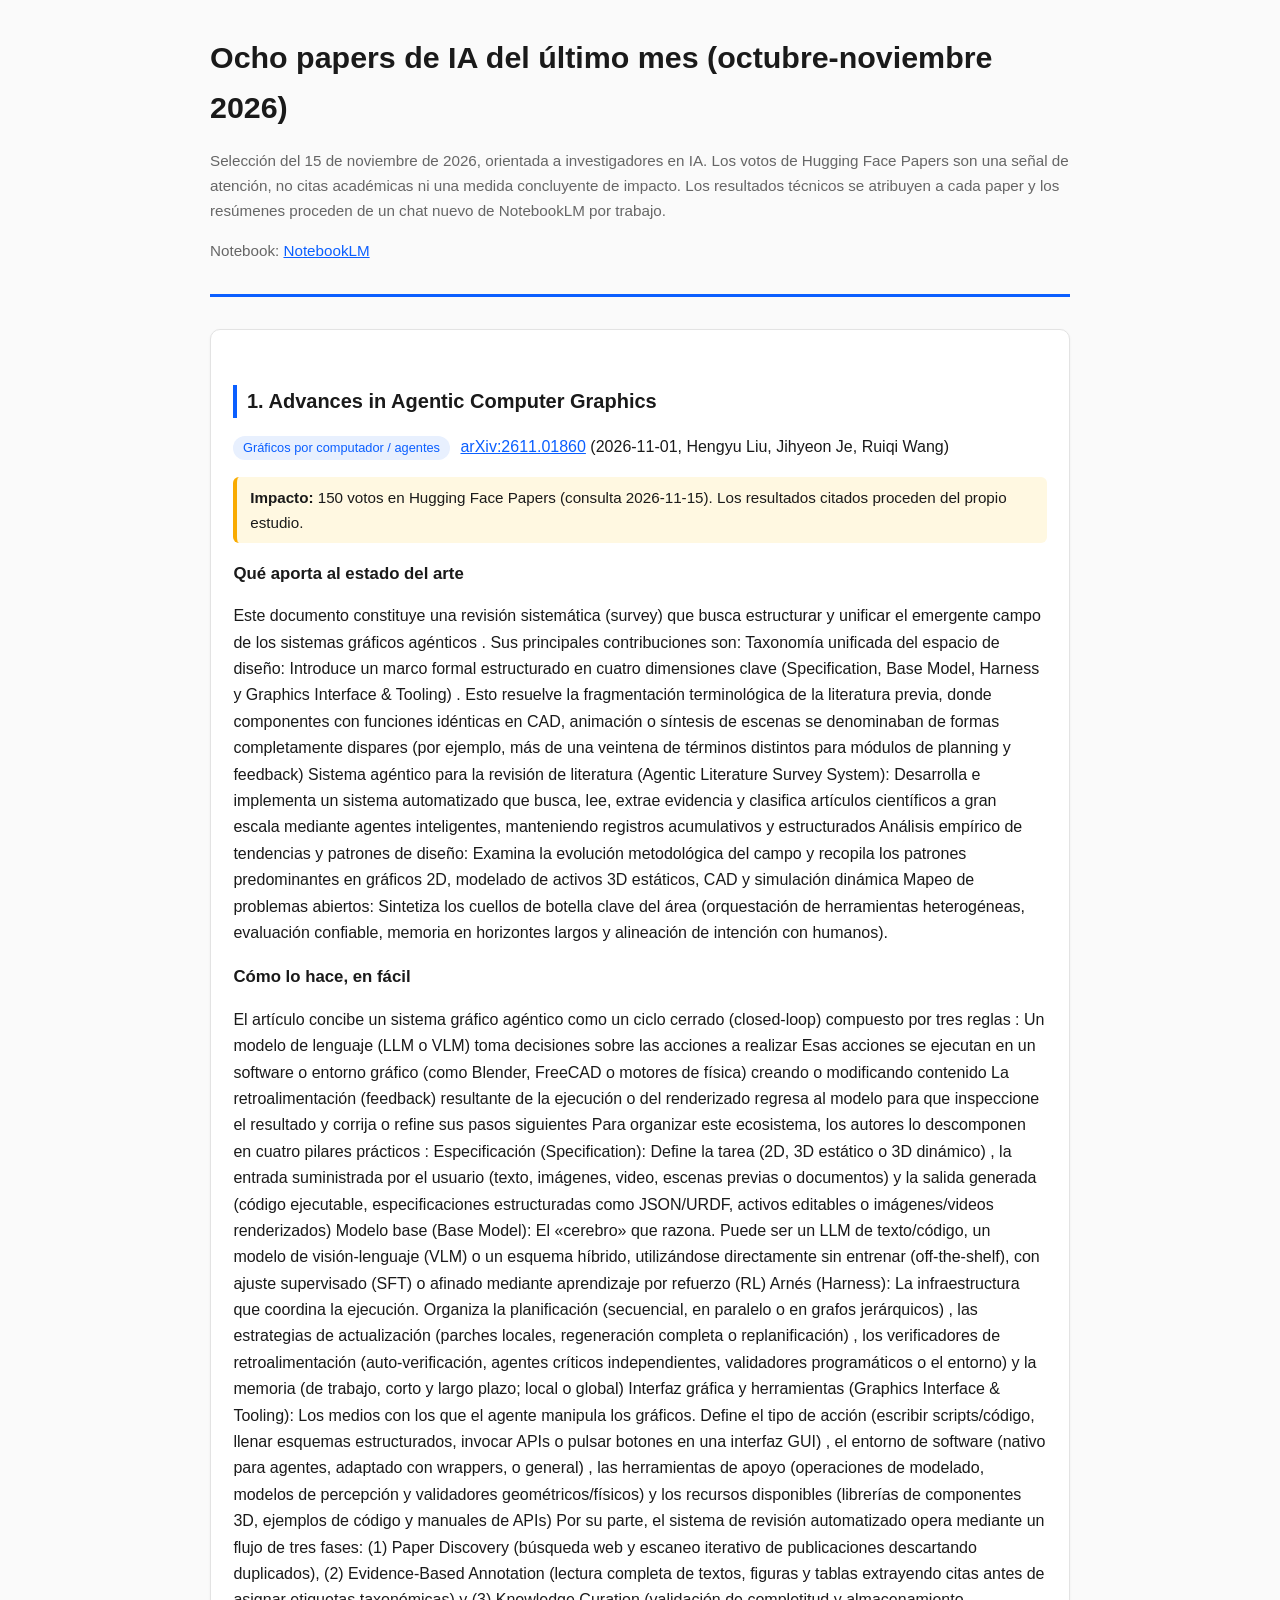
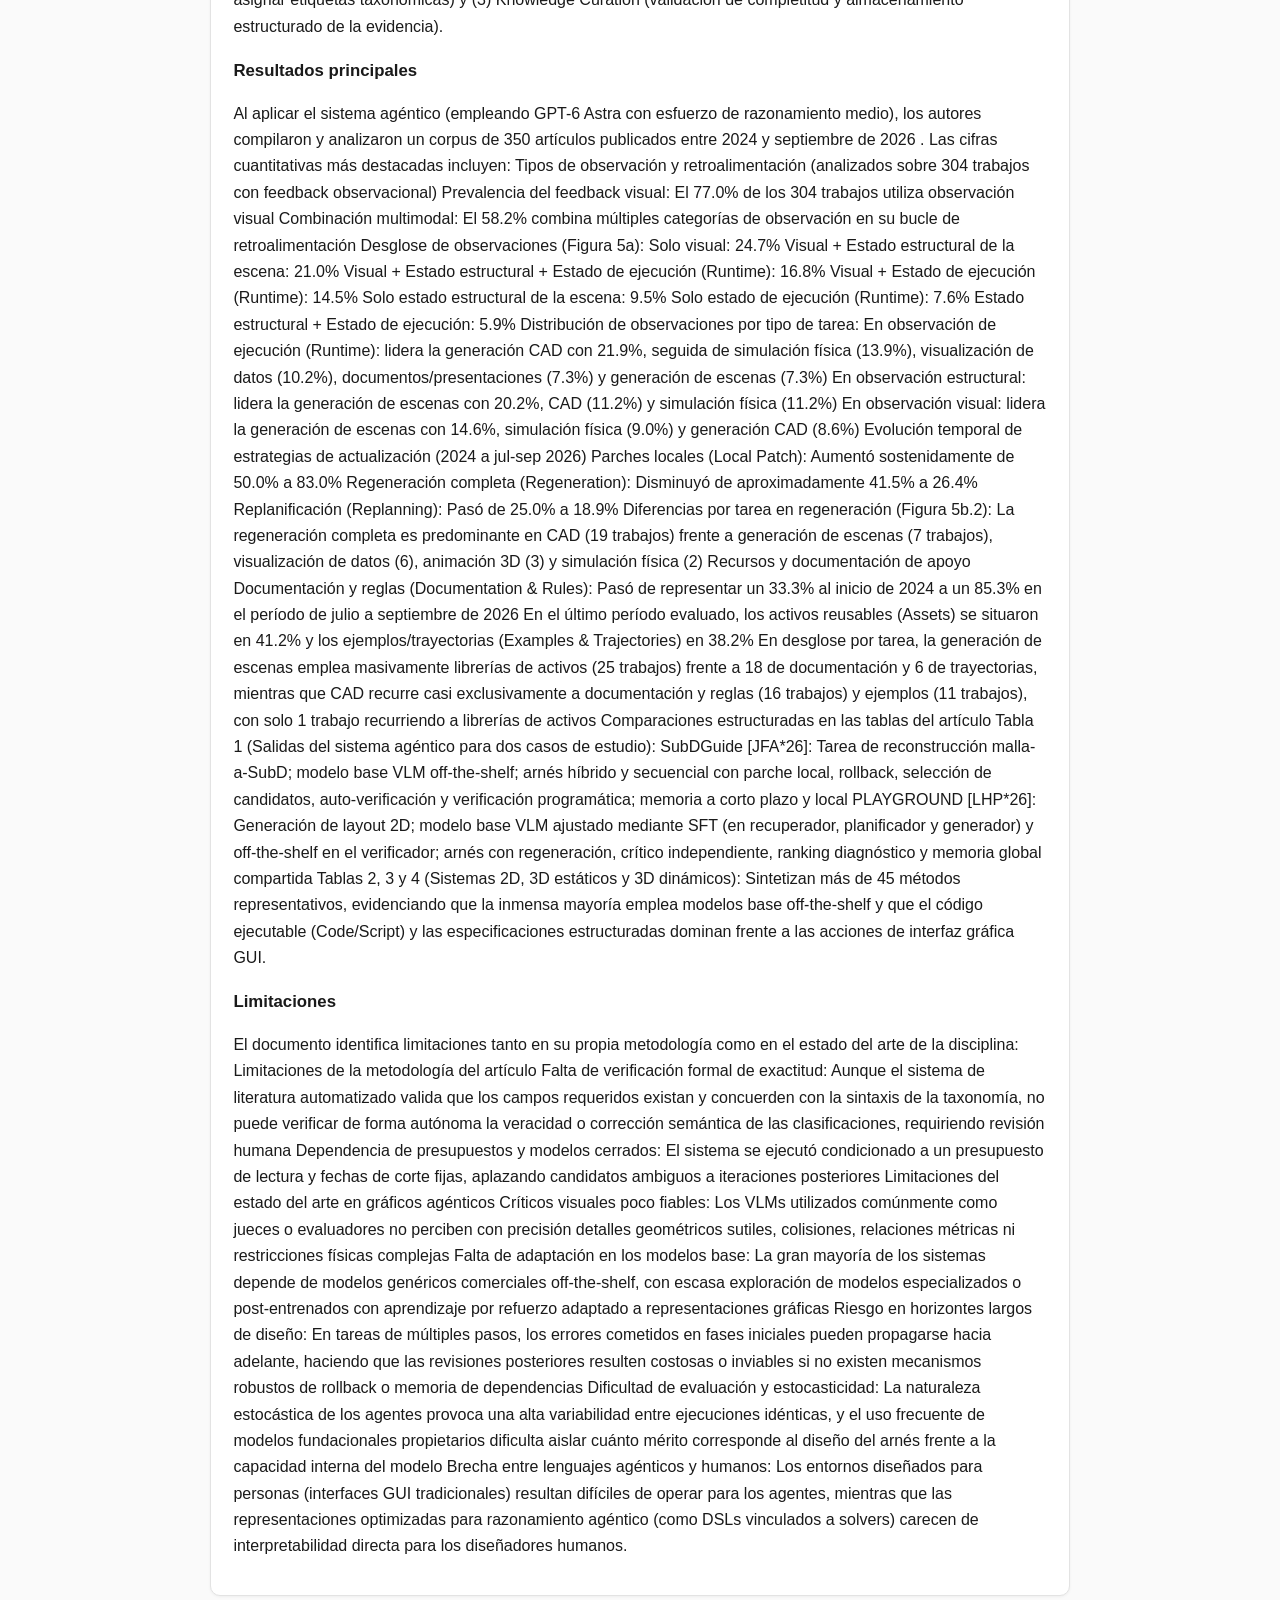
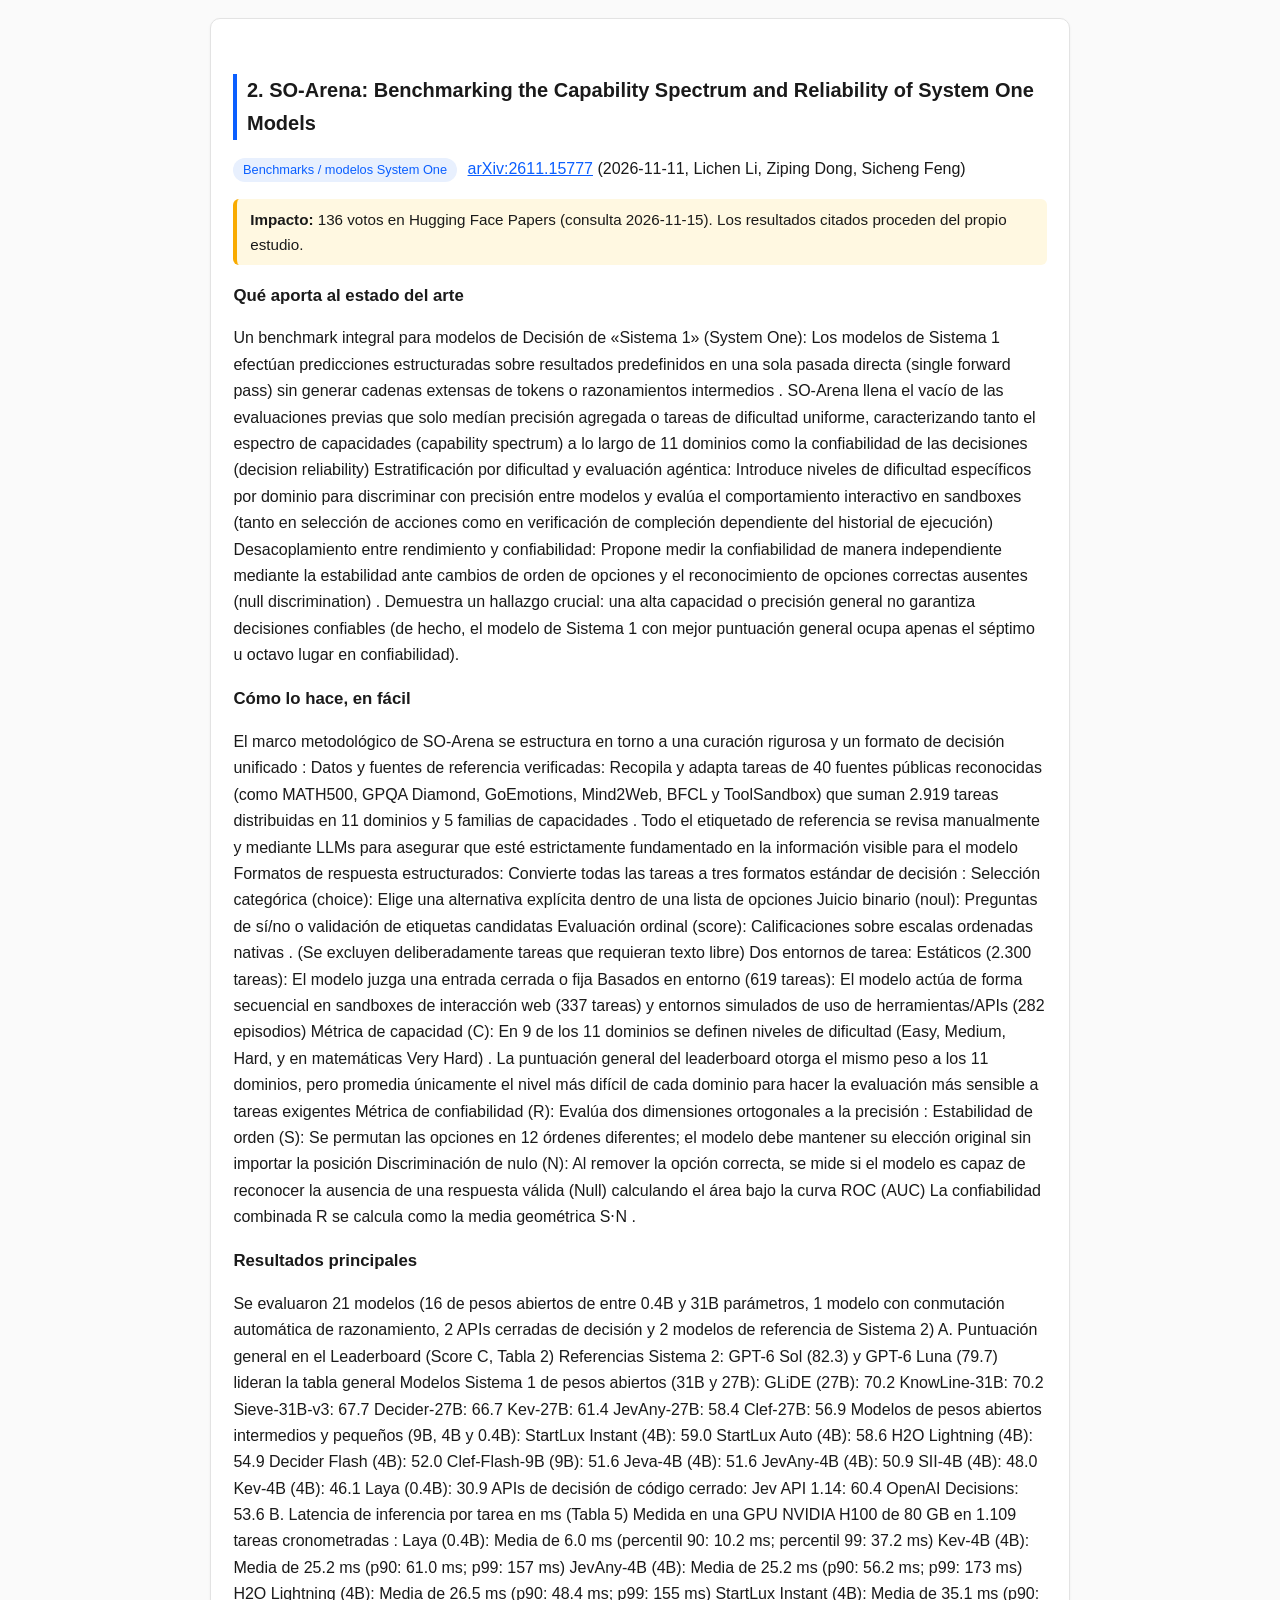
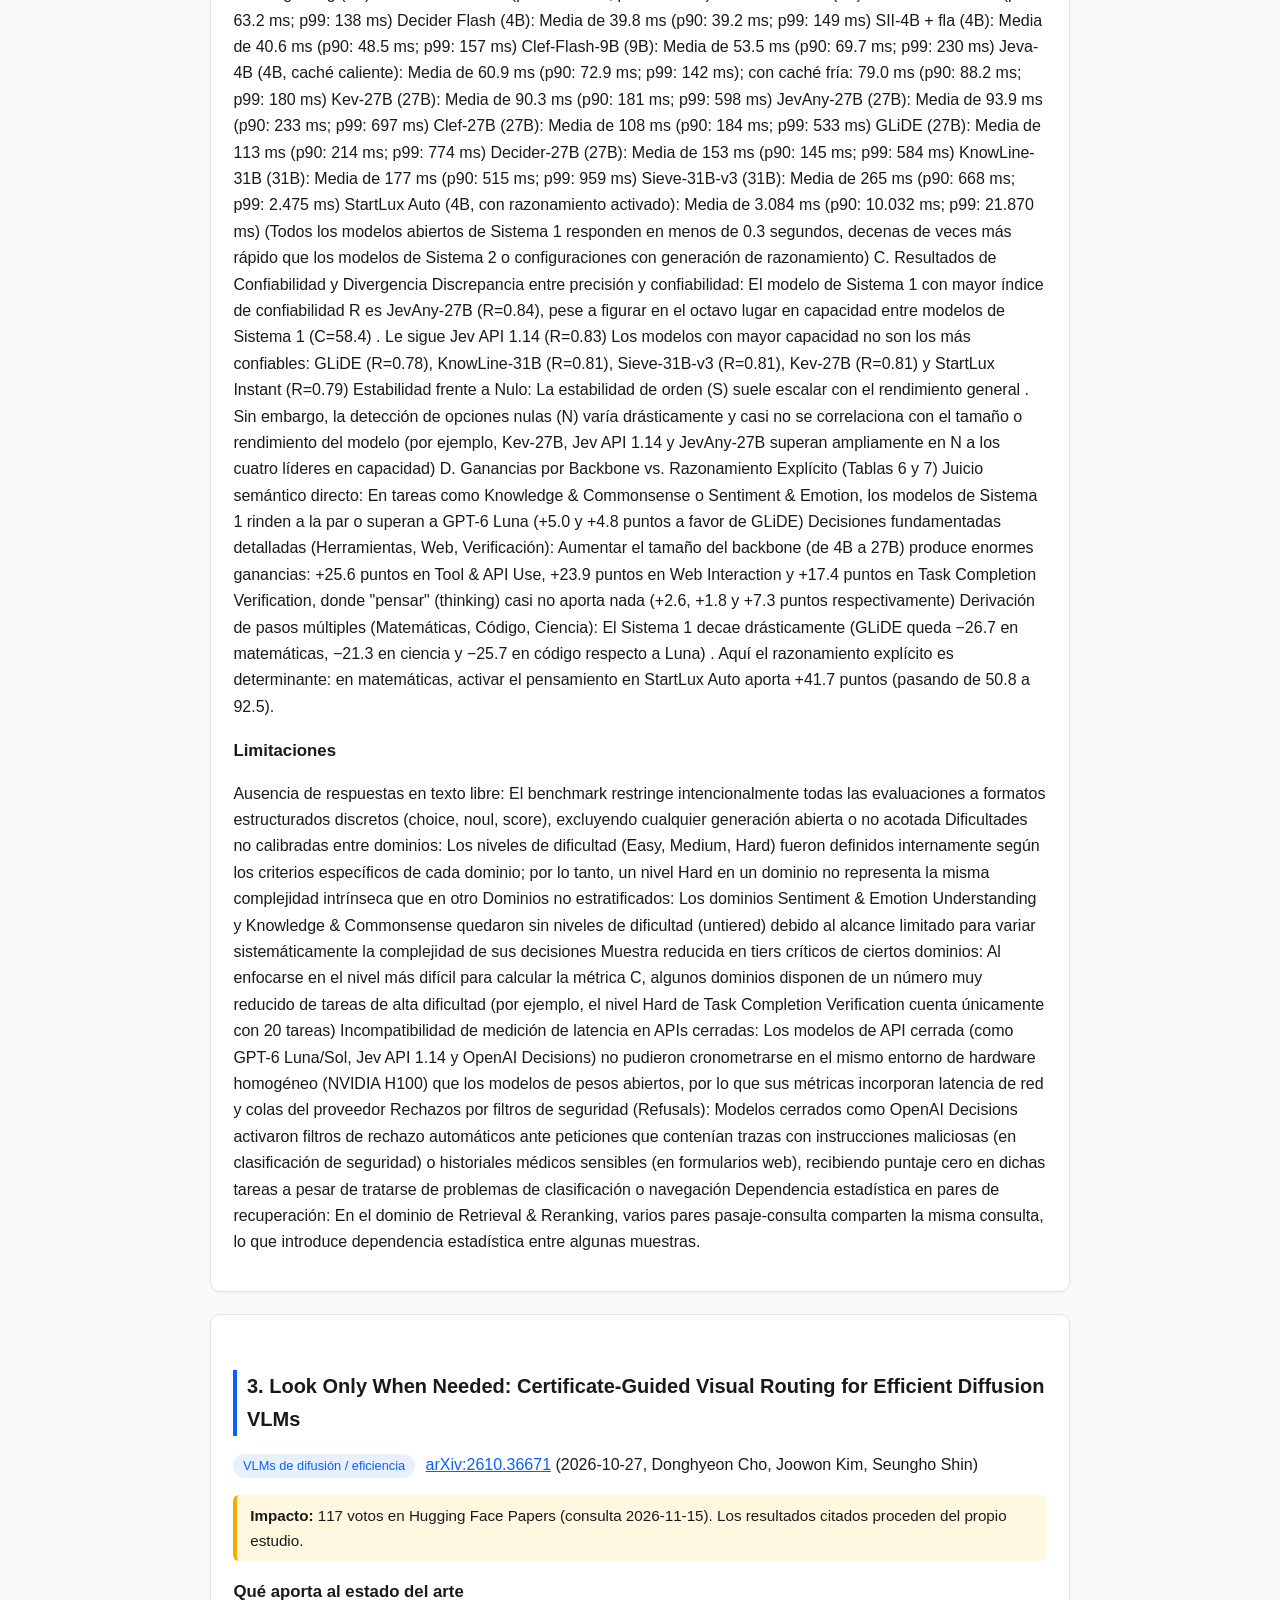
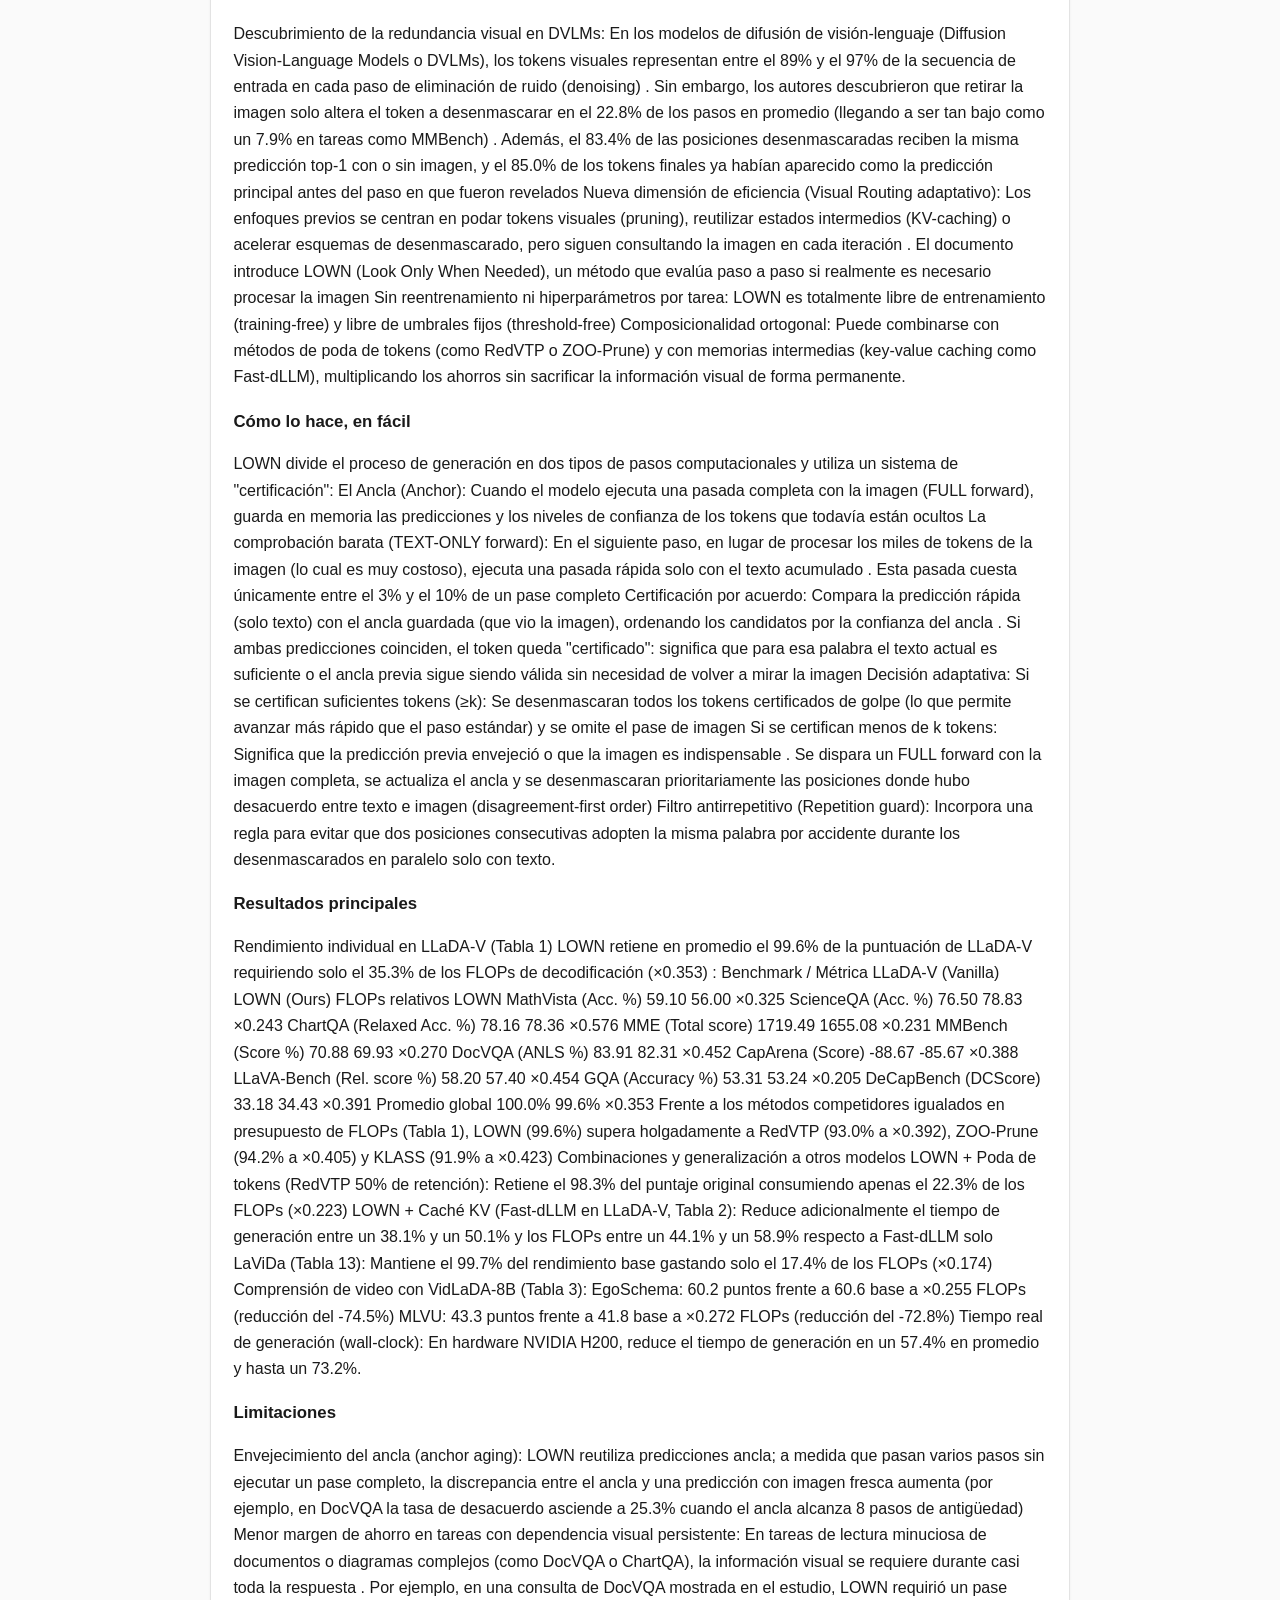
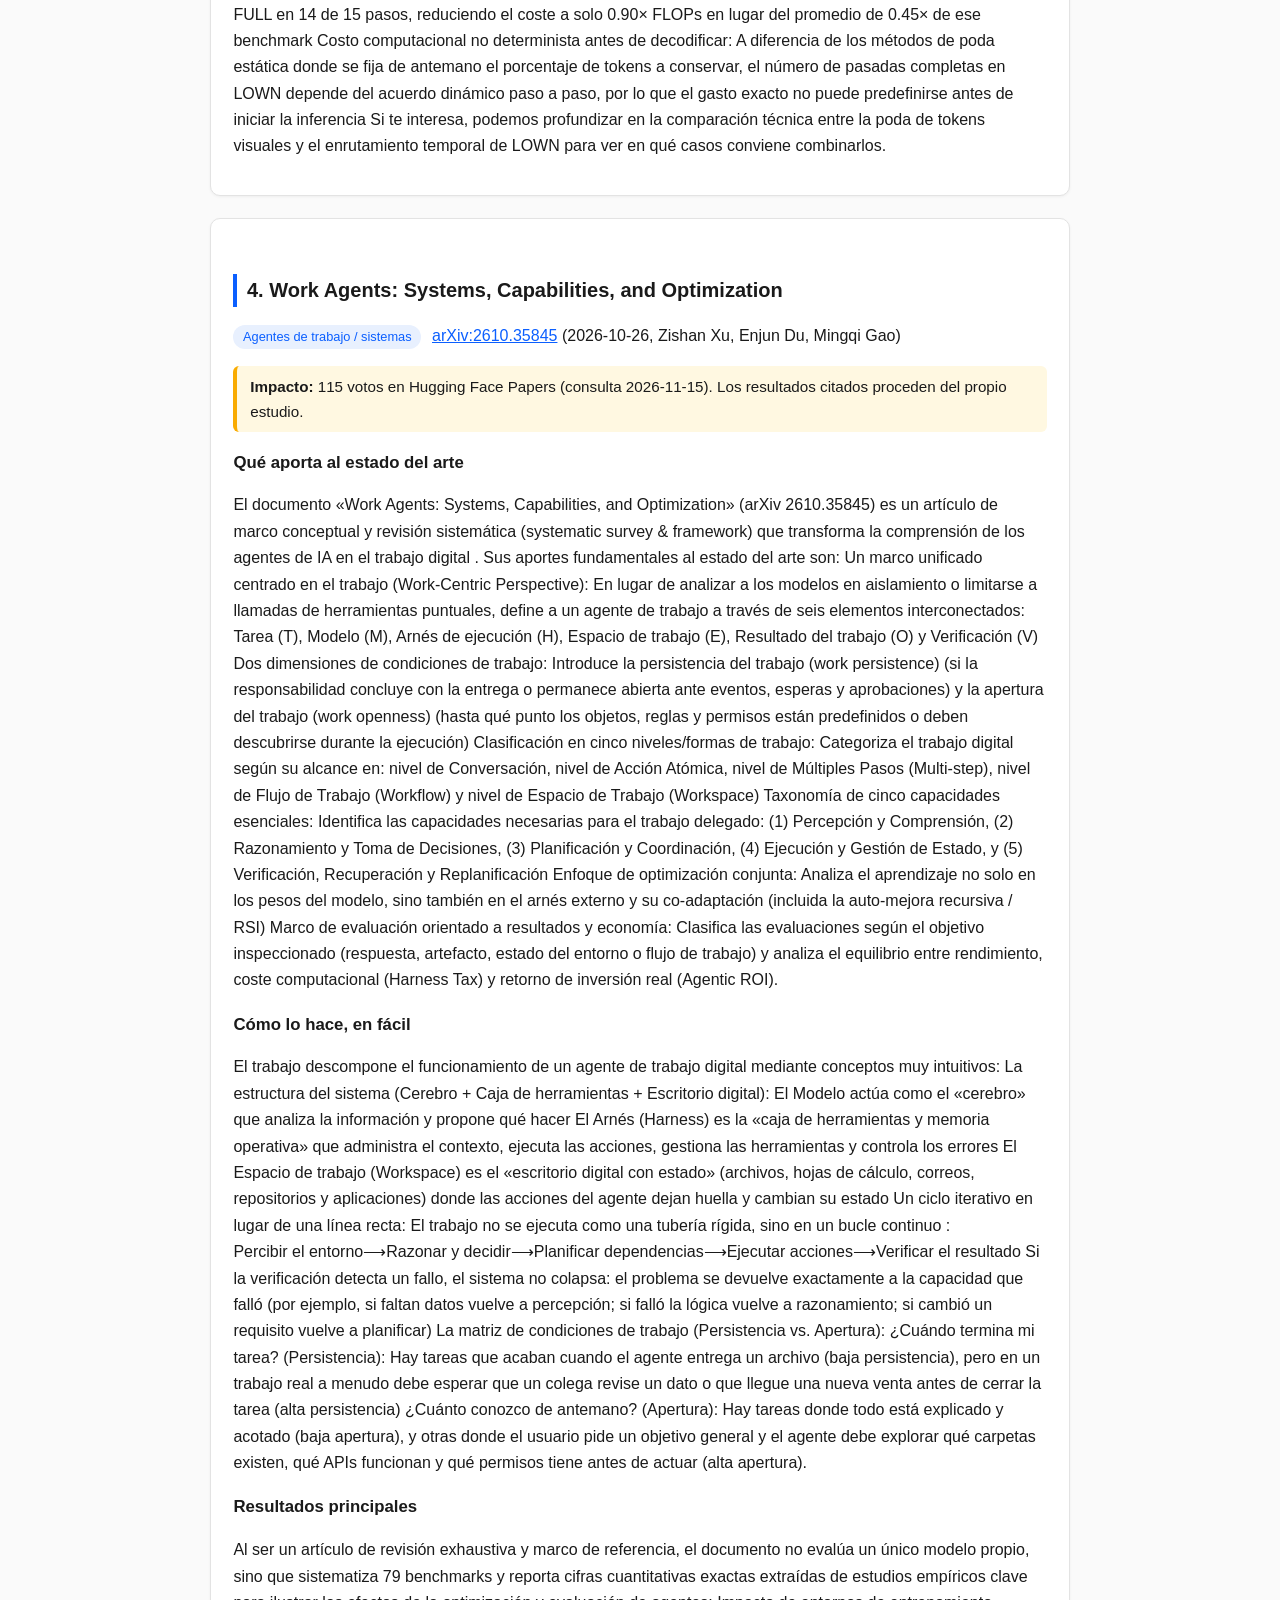
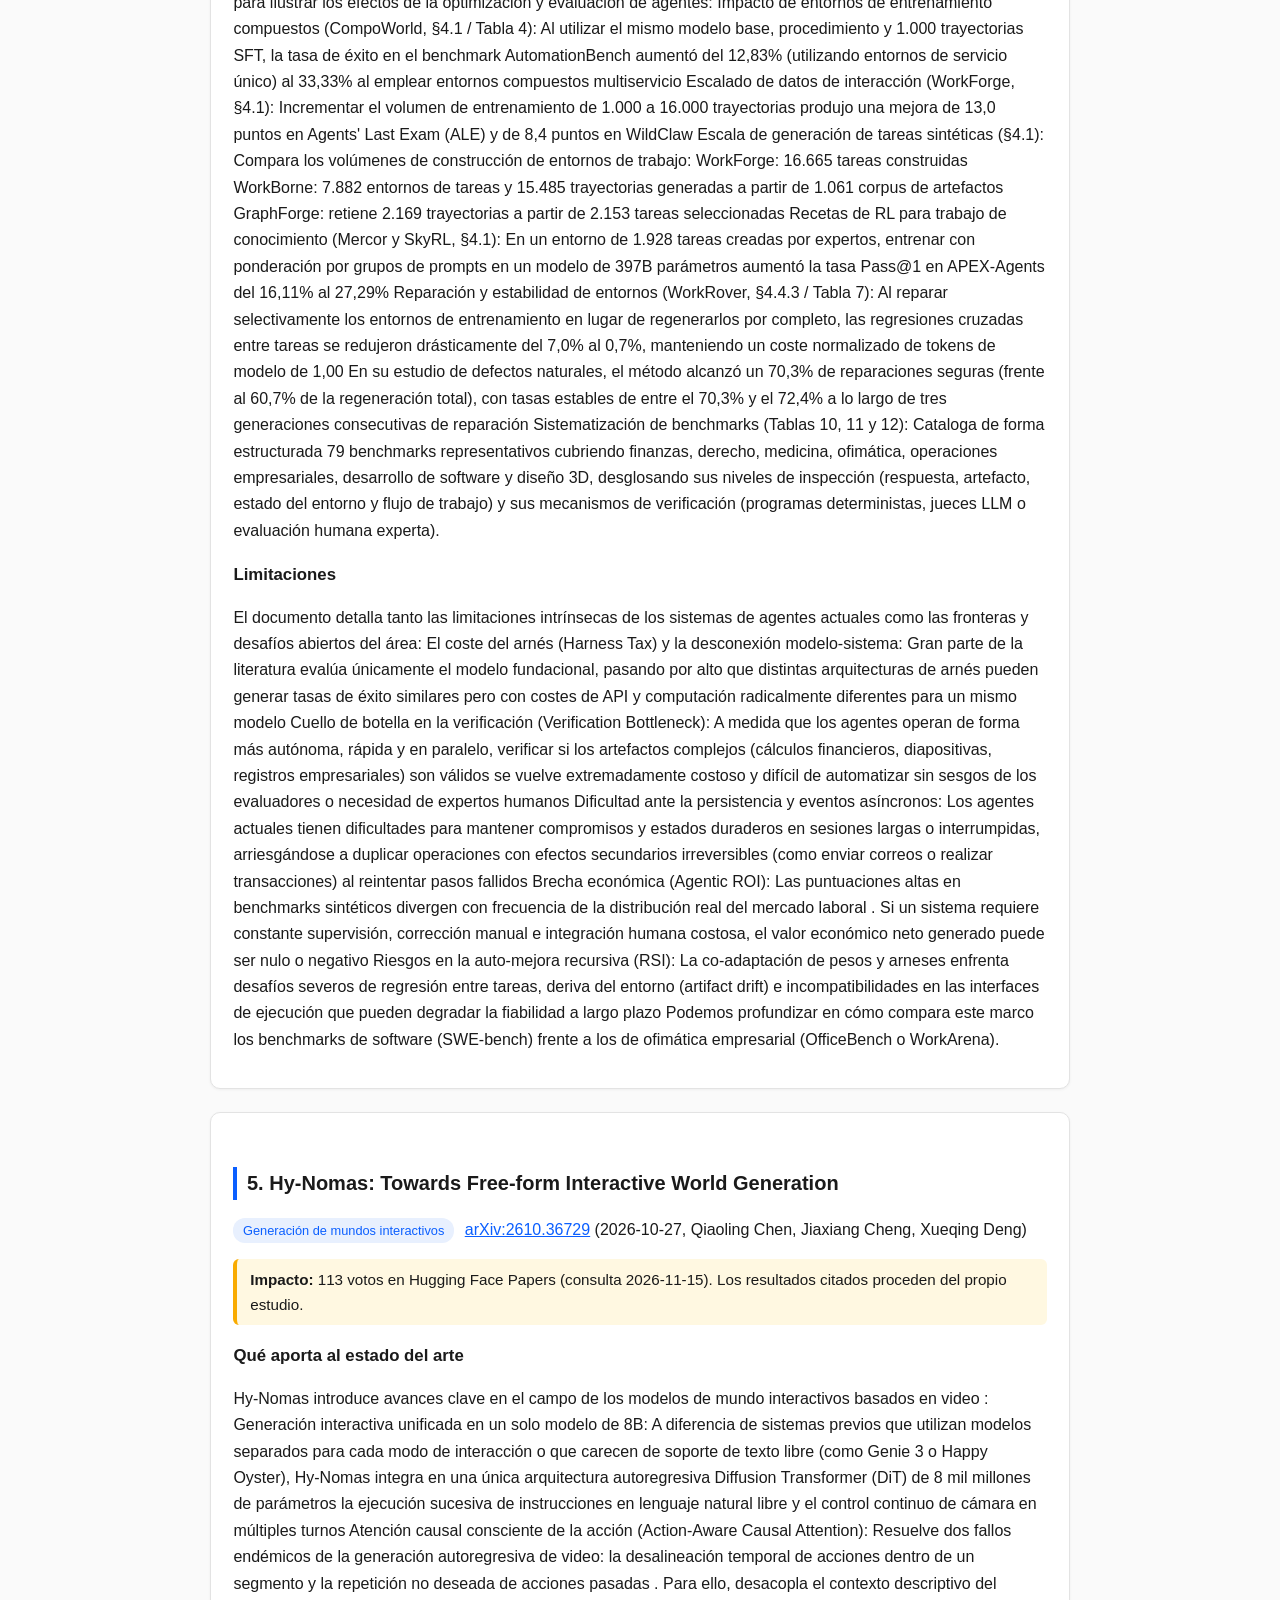
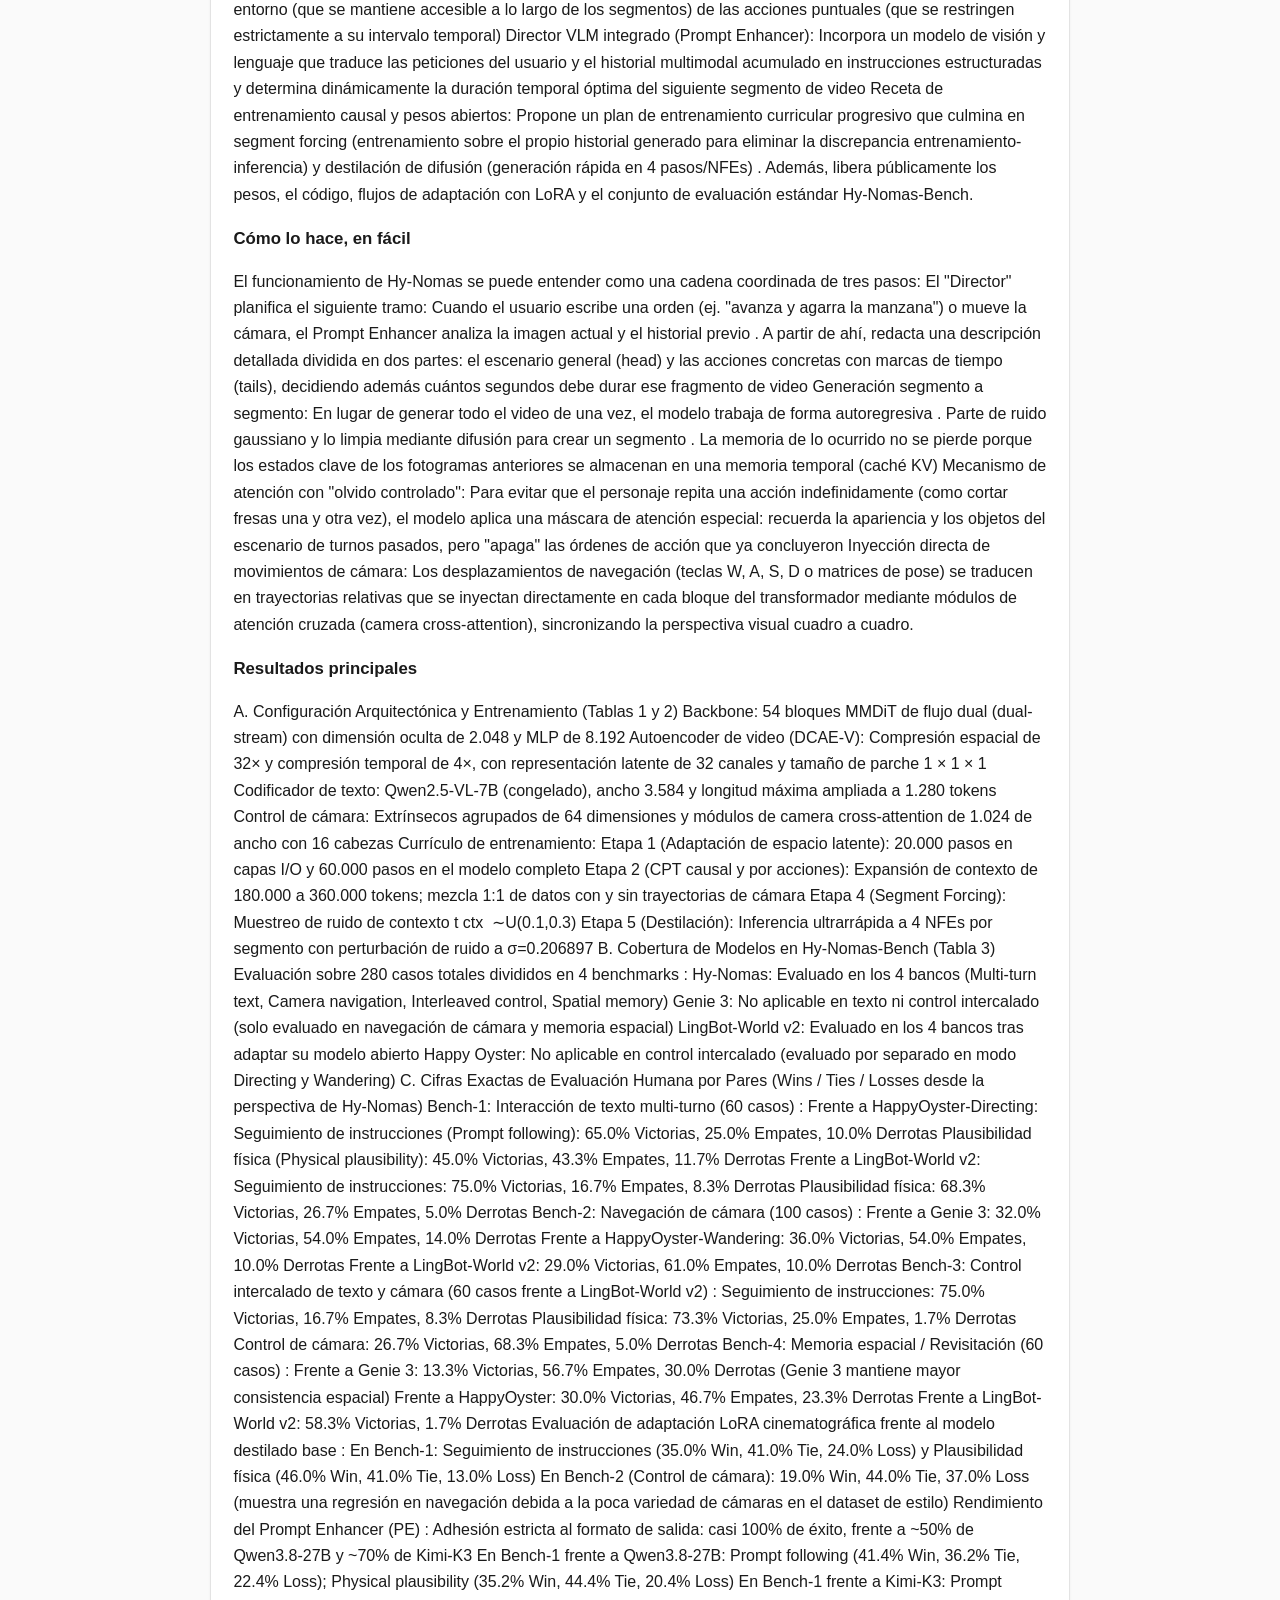
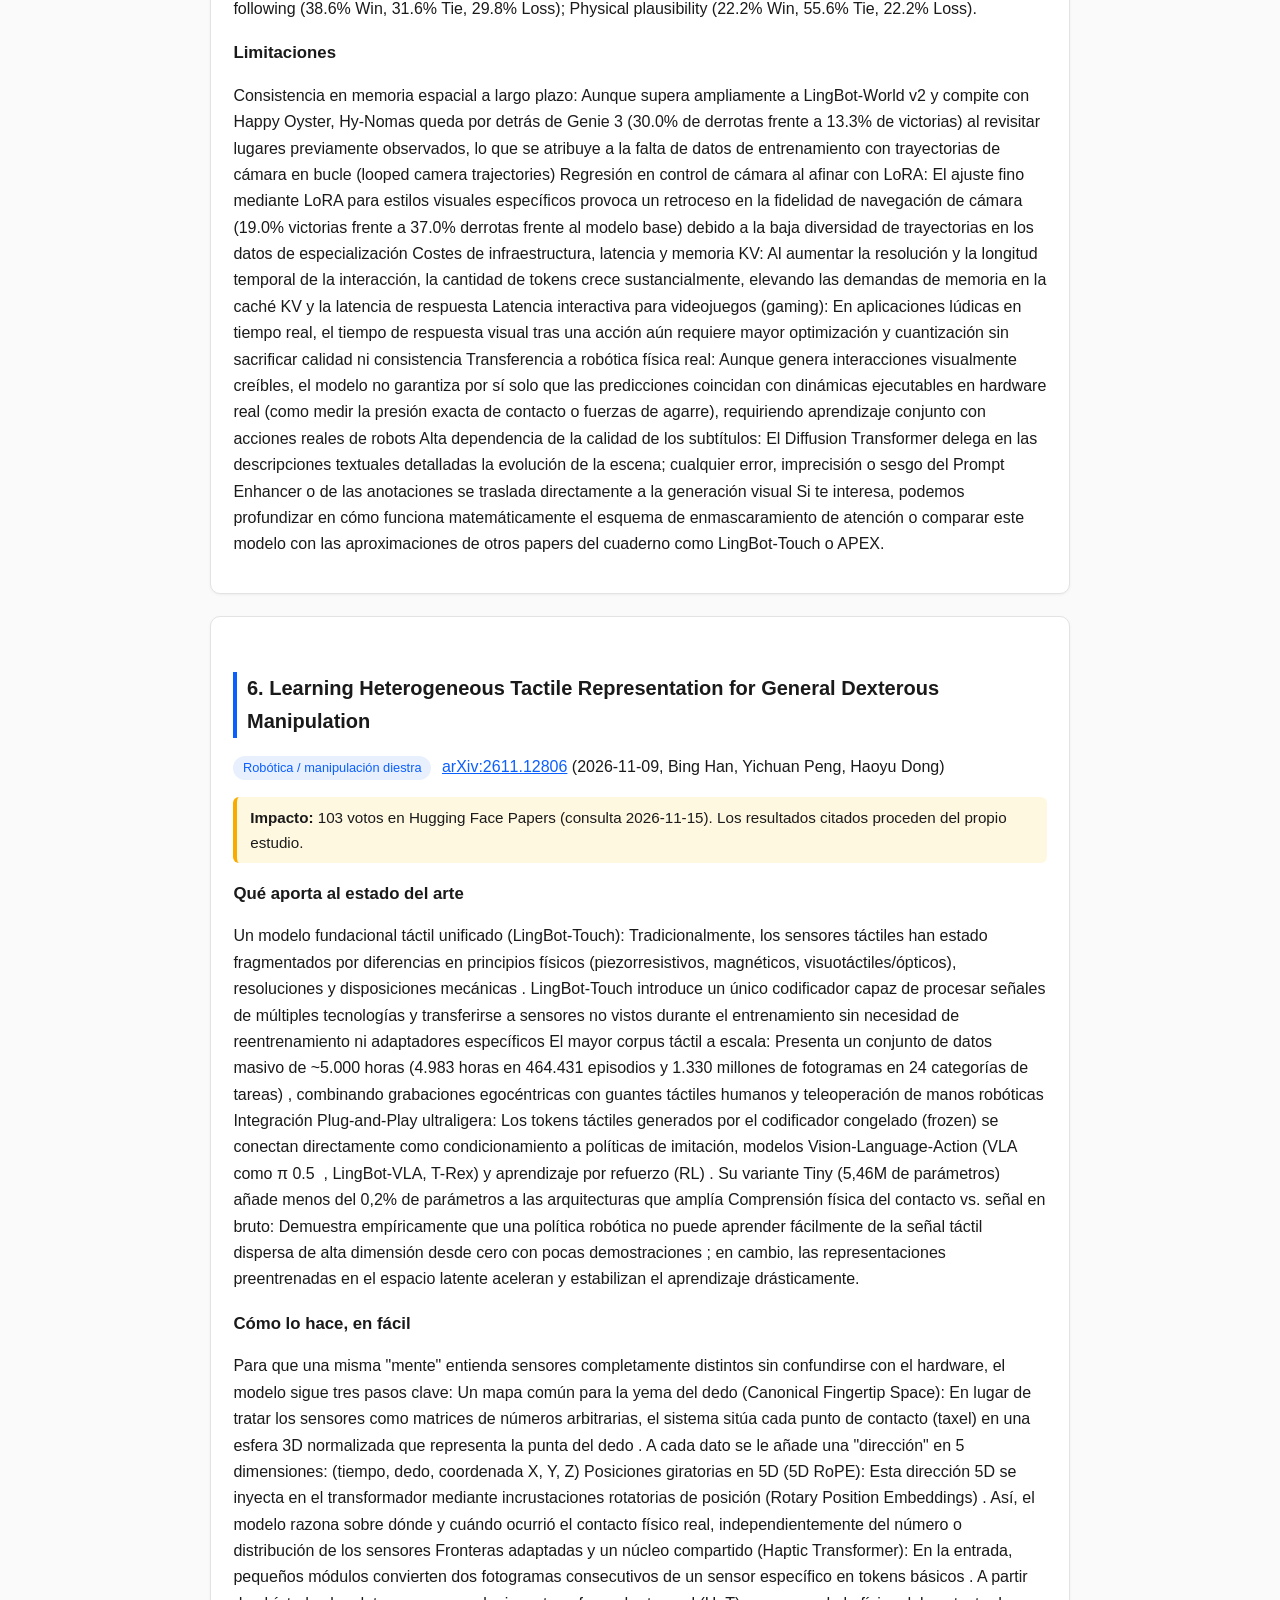
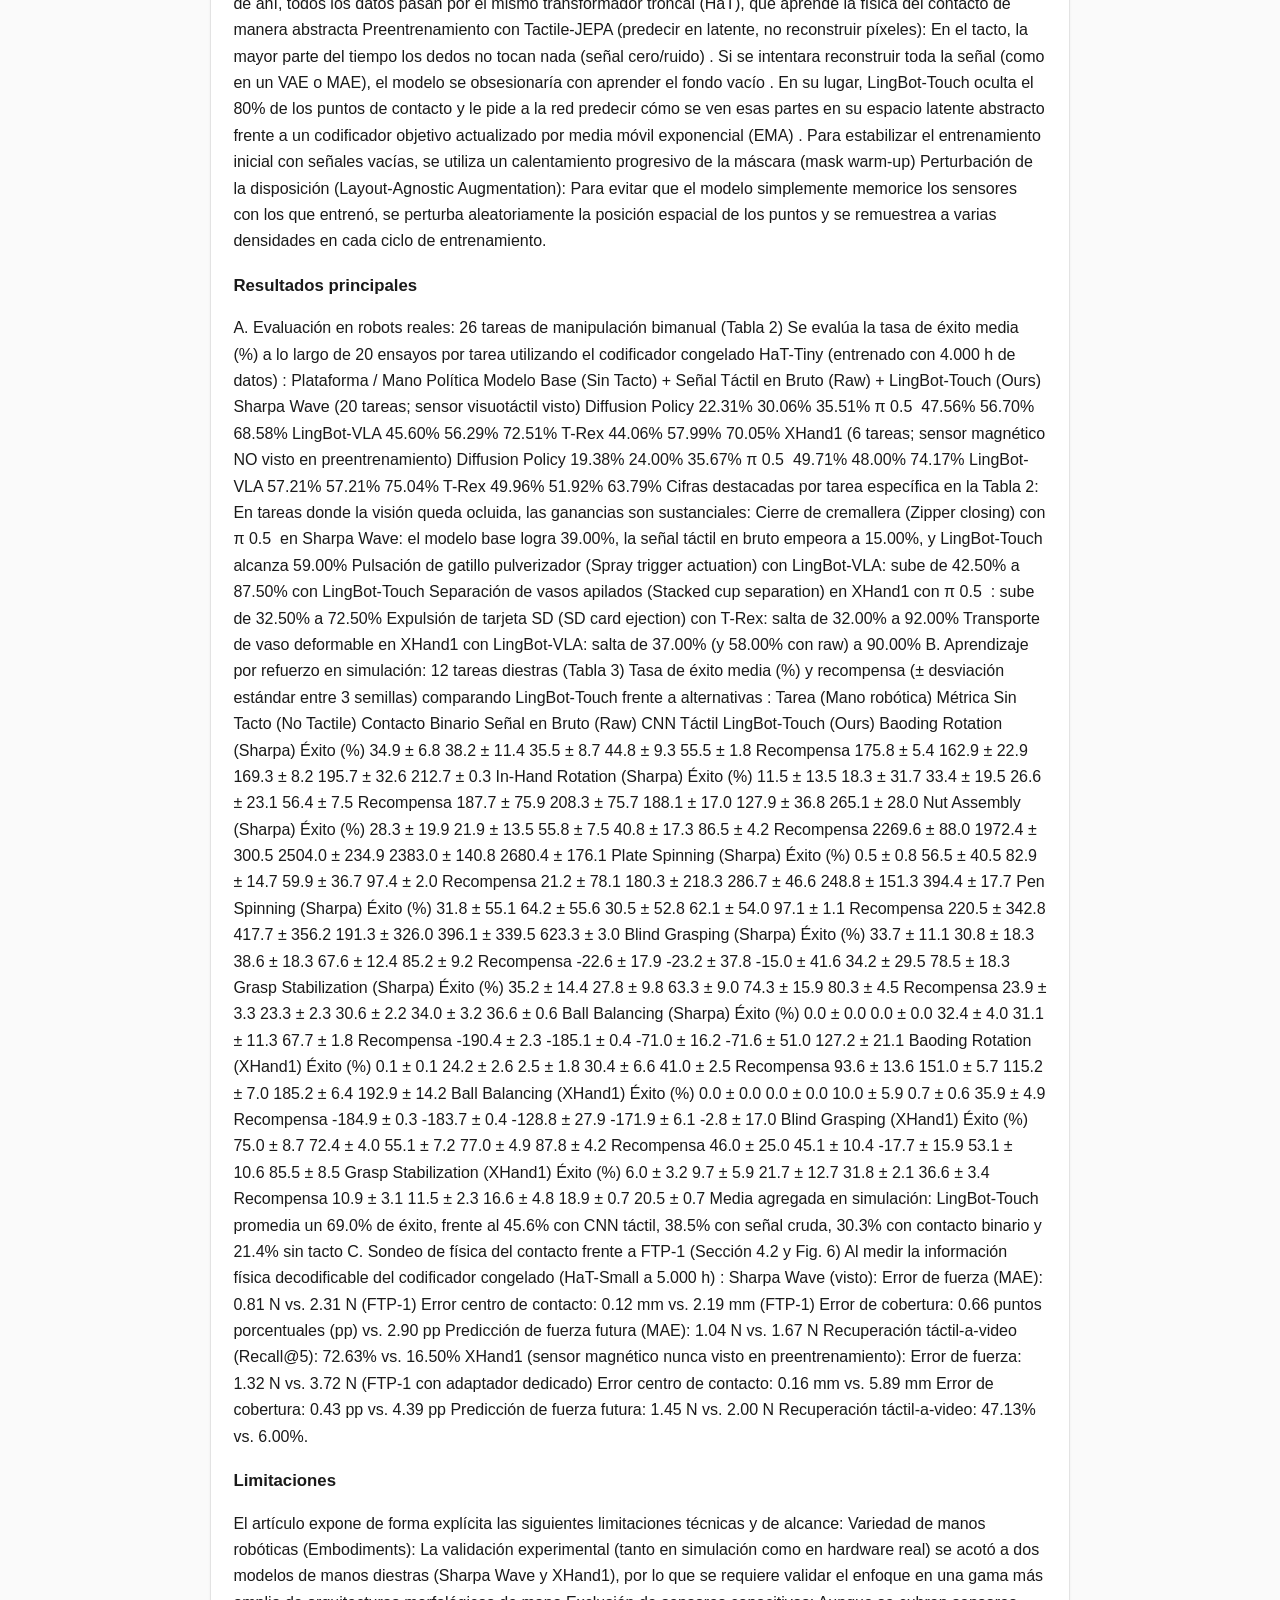
<file: 2026-11-15-papers-ia-ultimo-mes.html>
<!DOCTYPE html> <html lang="es"><head><meta charset="utf-8"><meta name="viewport" content="width=device-width, initial-scale=1"><title>Ocho papers de IA del último mes | 15 noviembre 2026</title><link rel="stylesheet" href="style.css"></head><body><header><h1>Ocho papers de IA del último mes (octubre-noviembre 2026)</h1><p class="sub">Selección del 15 de noviembre de 2026, orientada a investigadores en IA. Los votos de Hugging Face Papers son una señal de atención, no citas académicas ni una medida concluyente de impacto. Los resultados técnicos se atribuyen a cada paper y los resúmenes proceden de un chat nuevo de NotebookLM por trabajo.</p><p class="sub">Notebook: <a href="https://notebook.google.com/notebook/7a8ba6e7-7046-4b8b-b9b2-3ea2caf31df0">NotebookLM</a></p></header>
<div class="paper"> <h2>1. Advances in Agentic Computer Graphics</h2> <p><span class="tag">Gráficos por computador / agentes</span> <a href="https://arxiv.org/abs/2611.01860">arXiv:2611.01860</a> (2026-11-01, Hengyu Liu, Jihyeon Je, Ruiqi Wang)</p> <p class="impacto"><strong>Impacto:</strong> 150 votos en Hugging Face Papers (consulta 2026-11-15). Los resultados citados proceden del propio estudio.</p> <h3>Qué aporta al estado del arte</h3> <p>Este documento constituye una revisión sistemática (survey) que busca estructurar y unificar el emergente campo de los sistemas gráficos agénticos . Sus principales contribuciones son: Taxonomía unificada del espacio de diseño: Introduce un marco formal estructurado en cuatro dimensiones clave (Specification, Base Model, Harness y Graphics Interface &amp; Tooling) . Esto resuelve la fragmentación terminológica de la literatura previa, donde componentes con funciones idénticas en CAD, animación o síntesis de escenas se denominaban de formas completamente dispares (por ejemplo, más de una veintena de términos distintos para módulos de planning y feedback) Sistema agéntico para la revisión de literatura (Agentic Literature Survey System): Desarrolla e implementa un sistema automatizado que busca, lee, extrae evidencia y clasifica artículos científicos a gran escala mediante agentes inteligentes, manteniendo registros acumulativos y estructurados Análisis empírico de tendencias y patrones de diseño: Examina la evolución metodológica del campo y recopila los patrones predominantes en gráficos 2D, modelado de activos 3D estáticos, CAD y simulación dinámica Mapeo de problemas abiertos: Sintetiza los cuellos de botella clave del área (orquestación de herramientas heterogéneas, evaluación confiable, memoria en horizontes largos y alineación de intención con humanos).</p> <h3>Cómo lo hace, en fácil</h3> <p>El artículo concibe un sistema gráfico agéntico como un ciclo cerrado (closed-loop) compuesto por tres reglas : Un modelo de lenguaje (LLM o VLM) toma decisiones sobre las acciones a realizar Esas acciones se ejecutan en un software o entorno gráfico (como Blender, FreeCAD o motores de física) creando o modificando contenido La retroalimentación (feedback) resultante de la ejecución o del renderizado regresa al modelo para que inspeccione el resultado y corrija o refine sus pasos siguientes Para organizar este ecosistema, los autores lo descomponen en cuatro pilares prácticos : Especificación (Specification): Define la tarea (2D, 3D estático o 3D dinámico) , la entrada suministrada por el usuario (texto, imágenes, video, escenas previas o documentos) y la salida generada (código ejecutable, especificaciones estructuradas como JSON/URDF, activos editables o imágenes/videos renderizados) Modelo base (Base Model): El «cerebro» que razona. Puede ser un LLM de texto/código, un modelo de visión-lenguaje (VLM) o un esquema híbrido, utilizándose directamente sin entrenar (off-the-shelf), con ajuste supervisado (SFT) o afinado mediante aprendizaje por refuerzo (RL) Arnés (Harness): La infraestructura que coordina la ejecución. Organiza la planificación (secuencial, en paralelo o en grafos jerárquicos) , las estrategias de actualización (parches locales, regeneración completa o replanificación) , los verificadores de retroalimentación (auto-verificación, agentes críticos independientes, validadores programáticos o el entorno) y la memoria (de trabajo, corto y largo plazo; local o global) Interfaz gráfica y herramientas (Graphics Interface &amp; Tooling): Los medios con los que el agente manipula los gráficos. Define el tipo de acción (escribir scripts/código, llenar esquemas estructurados, invocar APIs o pulsar botones en una interfaz GUI) , el entorno de software (nativo para agentes, adaptado con wrappers, o general) , las herramientas de apoyo (operaciones de modelado, modelos de percepción y validadores geométricos/físicos) y los recursos disponibles (librerías de componentes 3D, ejemplos de código y manuales de APIs) Por su parte, el sistema de revisión automatizado opera mediante un flujo de tres fases: (1) Paper Discovery (búsqueda web y escaneo iterativo de publicaciones descartando duplicados), (2) Evidence-Based Annotation (lectura completa de textos, figuras y tablas extrayendo citas antes de asignar etiquetas taxonómicas) y (3) Knowledge Curation (validación de completitud y almacenamiento estructurado de la evidencia).</p> <h3>Resultados principales</h3> <p>Al aplicar el sistema agéntico (empleando GPT-6 Astra con esfuerzo de razonamiento medio), los autores compilaron y analizaron un corpus de 350 artículos publicados entre 2024 y septiembre de 2026 . Las cifras cuantitativas más destacadas incluyen: Tipos de observación y retroalimentación (analizados sobre 304 trabajos con feedback observacional) Prevalencia del feedback visual: El 77.0% de los 304 trabajos utiliza observación visual Combinación multimodal: El 58.2% combina múltiples categorías de observación en su bucle de retroalimentación Desglose de observaciones (Figura 5a): Solo visual: 24.7% Visual + Estado estructural de la escena: 21.0% Visual + Estado estructural + Estado de ejecución (Runtime): 16.8% Visual + Estado de ejecución (Runtime): 14.5% Solo estado estructural de la escena: 9.5% Solo estado de ejecución (Runtime): 7.6% Estado estructural + Estado de ejecución: 5.9% Distribución de observaciones por tipo de tarea: En observación de ejecución (Runtime): lidera la generación CAD con 21.9%, seguida de simulación física (13.9%), visualización de datos (10.2%), documentos/presentaciones (7.3%) y generación de escenas (7.3%) En observación estructural: lidera la generación de escenas con 20.2%, CAD (11.2%) y simulación física (11.2%) En observación visual: lidera la generación de escenas con 14.6%, simulación física (9.0%) y generación CAD (8.6%) Evolución temporal de estrategias de actualización (2024 a jul-sep 2026) Parches locales (Local Patch): Aumentó sostenidamente de 50.0% a 83.0% Regeneración completa (Regeneration): Disminuyó de aproximadamente 41.5% a 26.4% Replanificación (Replanning): Pasó de 25.0% a 18.9% Diferencias por tarea en regeneración (Figura 5b.2): La regeneración completa es predominante en CAD (19 trabajos) frente a generación de escenas (7 trabajos), visualización de datos (6), animación 3D (3) y simulación física (2) Recursos y documentación de apoyo Documentación y reglas (Documentation &amp; Rules): Pasó de representar un 33.3% al inicio de 2024 a un 85.3% en el período de julio a septiembre de 2026 En el último período evaluado, los activos reusables (Assets) se situaron en 41.2% y los ejemplos/trayectorias (Examples &amp; Trajectories) en 38.2% En desglose por tarea, la generación de escenas emplea masivamente librerías de activos (25 trabajos) frente a 18 de documentación y 6 de trayectorias, mientras que CAD recurre casi exclusivamente a documentación y reglas (16 trabajos) y ejemplos (11 trabajos), con solo 1 trabajo recurriendo a librerías de activos Comparaciones estructuradas en las tablas del artículo Tabla 1 (Salidas del sistema agéntico para dos casos de estudio): SubDGuide [JFA*26]: Tarea de reconstrucción malla-a-SubD; modelo base VLM off-the-shelf; arnés híbrido y secuencial con parche local, rollback, selección de candidatos, auto-verificación y verificación programática; memoria a corto plazo y local PLAYGROUND [LHP*26]: Generación de layout 2D; modelo base VLM ajustado mediante SFT (en recuperador, planificador y generador) y off-the-shelf en el verificador; arnés con regeneración, crítico independiente, ranking diagnóstico y memoria global compartida Tablas 2, 3 y 4 (Sistemas 2D, 3D estáticos y 3D dinámicos): Sintetizan más de 45 métodos representativos, evidenciando que la inmensa mayoría emplea modelos base off-the-shelf y que el código ejecutable (Code/Script) y las especificaciones estructuradas dominan frente a las acciones de interfaz gráfica GUI.</p> <h3>Limitaciones</h3> <p>El documento identifica limitaciones tanto en su propia metodología como en el estado del arte de la disciplina: Limitaciones de la metodología del artículo Falta de verificación formal de exactitud: Aunque el sistema de literatura automatizado valida que los campos requeridos existan y concuerden con la sintaxis de la taxonomía, no puede verificar de forma autónoma la veracidad o corrección semántica de las clasificaciones, requiriendo revisión humana Dependencia de presupuestos y modelos cerrados: El sistema se ejecutó condicionado a un presupuesto de lectura y fechas de corte fijas, aplazando candidatos ambiguos a iteraciones posteriores Limitaciones del estado del arte en gráficos agénticos Críticos visuales poco fiables: Los VLMs utilizados comúnmente como jueces o evaluadores no perciben con precisión detalles geométricos sutiles, colisiones, relaciones métricas ni restricciones físicas complejas Falta de adaptación en los modelos base: La gran mayoría de los sistemas depende de modelos genéricos comerciales off-the-shelf, con escasa exploración de modelos especializados o post-entrenados con aprendizaje por refuerzo adaptado a representaciones gráficas Riesgo en horizontes largos de diseño: En tareas de múltiples pasos, los errores cometidos en fases iniciales pueden propagarse hacia adelante, haciendo que las revisiones posteriores resulten costosas o inviables si no existen mecanismos robustos de rollback o memoria de dependencias Dificultad de evaluación y estocasticidad: La naturaleza estocástica de los agentes provoca una alta variabilidad entre ejecuciones idénticas, y el uso frecuente de modelos fundacionales propietarios dificulta aislar cuánto mérito corresponde al diseño del arnés frente a la capacidad interna del modelo Brecha entre lenguajes agénticos y humanos: Los entornos diseñados para personas (interfaces GUI tradicionales) resultan difíciles de operar para los agentes, mientras que las representaciones optimizadas para razonamiento agéntico (como DSLs vinculados a solvers) carecen de interpretabilidad directa para los diseñadores humanos.</p></div>
<div class="paper"> <h2>2. SO-Arena: Benchmarking the Capability Spectrum and Reliability of System One Models</h2> <p><span class="tag">Benchmarks / modelos System One</span> <a href="https://arxiv.org/abs/2611.15777">arXiv:2611.15777</a> (2026-11-11, Lichen Li, Ziping Dong, Sicheng Feng)</p> <p class="impacto"><strong>Impacto:</strong> 136 votos en Hugging Face Papers (consulta 2026-11-15). Los resultados citados proceden del propio estudio.</p> <h3>Qué aporta al estado del arte</h3> <p>Un benchmark integral para modelos de Decisión de «Sistema 1» (System One): Los modelos de Sistema 1 efectúan predicciones estructuradas sobre resultados predefinidos en una sola pasada directa (single forward pass) sin generar cadenas extensas de tokens o razonamientos intermedios . SO-Arena llena el vacío de las evaluaciones previas que solo medían precisión agregada o tareas de dificultad uniforme, caracterizando tanto el espectro de capacidades (capability spectrum) a lo largo de 11 dominios como la confiabilidad de las decisiones (decision reliability) Estratificación por dificultad y evaluación agéntica: Introduce niveles de dificultad específicos por dominio para discriminar con precisión entre modelos y evalúa el comportamiento interactivo en sandboxes (tanto en selección de acciones como en verificación de compleción dependiente del historial de ejecución) Desacoplamiento entre rendimiento y confiabilidad: Propone medir la confiabilidad de manera independiente mediante la estabilidad ante cambios de orden de opciones y el reconocimiento de opciones correctas ausentes (null discrimination) . Demuestra un hallazgo crucial: una alta capacidad o precisión general no garantiza decisiones confiables (de hecho, el modelo de Sistema 1 con mejor puntuación general ocupa apenas el séptimo u octavo lugar en confiabilidad).</p> <h3>Cómo lo hace, en fácil</h3> <p>El marco metodológico de SO-Arena se estructura en torno a una curación rigurosa y un formato de decisión unificado : Datos y fuentes de referencia verificadas: Recopila y adapta tareas de 40 fuentes públicas reconocidas (como MATH500, GPQA Diamond, GoEmotions, Mind2Web, BFCL y ToolSandbox) que suman 2.919 tareas distribuidas en 11 dominios y 5 familias de capacidades . Todo el etiquetado de referencia se revisa manualmente y mediante LLMs para asegurar que esté estrictamente fundamentado en la información visible para el modelo Formatos de respuesta estructurados: Convierte todas las tareas a tres formatos estándar de decisión : Selección categórica (choice): Elige una alternativa explícita dentro de una lista de opciones Juicio binario (noul): Preguntas de sí/no o validación de etiquetas candidatas Evaluación ordinal (score): Calificaciones sobre escalas ordenadas nativas . (Se excluyen deliberadamente tareas que requieran texto libre) Dos entornos de tarea: Estáticos (2.300 tareas): El modelo juzga una entrada cerrada o fija Basados en entorno (619 tareas): El modelo actúa de forma secuencial en sandboxes de interacción web (337 tareas) y entornos simulados de uso de herramientas/APIs (282 episodios) Métrica de capacidad (C): En 9 de los 11 dominios se definen niveles de dificultad (Easy, Medium, Hard, y en matemáticas Very Hard) . La puntuación general del leaderboard otorga el mismo peso a los 11 dominios, pero promedia únicamente el nivel más difícil de cada dominio para hacer la evaluación más sensible a tareas exigentes Métrica de confiabilidad (R): Evalúa dos dimensiones ortogonales a la precisión : Estabilidad de orden (S): Se permutan las opciones en 12 órdenes diferentes; el modelo debe mantener su elección original sin importar la posición Discriminación de nulo (N): Al remover la opción correcta, se mide si el modelo es capaz de reconocer la ausencia de una respuesta válida (Null) calculando el área bajo la curva ROC (AUC) La confiabilidad combinada R se calcula como la media geométrica S⋅N ​.</p> <h3>Resultados principales</h3> <p>Se evaluaron 21 modelos (16 de pesos abiertos de entre 0.4B y 31B parámetros, 1 modelo con conmutación automática de razonamiento, 2 APIs cerradas de decisión y 2 modelos de referencia de Sistema 2) A. Puntuación general en el Leaderboard (Score C, Tabla 2) Referencias Sistema 2: GPT-6 Sol (82.3) y GPT-6 Luna (79.7) lideran la tabla general Modelos Sistema 1 de pesos abiertos (31B y 27B): GLiDE (27B): 70.2 KnowLine-31B: 70.2 Sieve-31B-v3: 67.7 Decider-27B: 66.7 Kev-27B: 61.4 JevAny-27B: 58.4 Clef-27B: 56.9 Modelos de pesos abiertos intermedios y pequeños (9B, 4B y 0.4B): StartLux Instant (4B): 59.0 StartLux Auto (4B): 58.6 H2O Lightning (4B): 54.9 Decider Flash (4B): 52.0 Clef-Flash-9B (9B): 51.6 Jeva-4B (4B): 51.6 JevAny-4B (4B): 50.9 SII-4B (4B): 48.0 Kev-4B (4B): 46.1 Laya (0.4B): 30.9 APIs de decisión de código cerrado: Jev API 1.14: 60.4 OpenAI Decisions: 53.6 B. Latencia de inferencia por tarea en ms (Tabla 5) Medida en una GPU NVIDIA H100 de 80 GB en 1.109 tareas cronometradas : Laya (0.4B): Media de 6.0 ms (percentil 90: 10.2 ms; percentil 99: 37.2 ms) Kev-4B (4B): Media de 25.2 ms (p90: 61.0 ms; p99: 157 ms) JevAny-4B (4B): Media de 25.2 ms (p90: 56.2 ms; p99: 173 ms) H2O Lightning (4B): Media de 26.5 ms (p90: 48.4 ms; p99: 155 ms) StartLux Instant (4B): Media de 35.1 ms (p90: 63.2 ms; p99: 138 ms) Decider Flash (4B): Media de 39.8 ms (p90: 39.2 ms; p99: 149 ms) SII-4B + fla (4B): Media de 40.6 ms (p90: 48.5 ms; p99: 157 ms) Clef-Flash-9B (9B): Media de 53.5 ms (p90: 69.7 ms; p99: 230 ms) Jeva-4B (4B, caché caliente): Media de 60.9 ms (p90: 72.9 ms; p99: 142 ms); con caché fría: 79.0 ms (p90: 88.2 ms; p99: 180 ms) Kev-27B (27B): Media de 90.3 ms (p90: 181 ms; p99: 598 ms) JevAny-27B (27B): Media de 93.9 ms (p90: 233 ms; p99: 697 ms) Clef-27B (27B): Media de 108 ms (p90: 184 ms; p99: 533 ms) GLiDE (27B): Media de 113 ms (p90: 214 ms; p99: 774 ms) Decider-27B (27B): Media de 153 ms (p90: 145 ms; p99: 584 ms) KnowLine-31B (31B): Media de 177 ms (p90: 515 ms; p99: 959 ms) Sieve-31B-v3 (31B): Media de 265 ms (p90: 668 ms; p99: 2.475 ms) StartLux Auto (4B, con razonamiento activado): Media de 3.084 ms (p90: 10.032 ms; p99: 21.870 ms) (Todos los modelos abiertos de Sistema 1 responden en menos de 0.3 segundos, decenas de veces más rápido que los modelos de Sistema 2 o configuraciones con generación de razonamiento) C. Resultados de Confiabilidad y Divergencia Discrepancia entre precisión y confiabilidad: El modelo de Sistema 1 con mayor índice de confiabilidad R es JevAny-27B (R=0.84), pese a figurar en el octavo lugar en capacidad entre modelos de Sistema 1 (C=58.4) . Le sigue Jev API 1.14 (R=0.83) Los modelos con mayor capacidad no son los más confiables: GLiDE (R=0.78), KnowLine-31B (R=0.81), Sieve-31B-v3 (R=0.81), Kev-27B (R=0.81) y StartLux Instant (R=0.79) Estabilidad frente a Nulo: La estabilidad de orden (S) suele escalar con el rendimiento general . Sin embargo, la detección de opciones nulas (N) varía drásticamente y casi no se correlaciona con el tamaño o rendimiento del modelo (por ejemplo, Kev-27B, Jev API 1.14 y JevAny-27B superan ampliamente en N a los cuatro líderes en capacidad) D. Ganancias por Backbone vs. Razonamiento Explícito (Tablas 6 y 7) Juicio semántico directo: En tareas como Knowledge &amp; Commonsense o Sentiment &amp; Emotion, los modelos de Sistema 1 rinden a la par o superan a GPT-6 Luna (+5.0 y +4.8 puntos a favor de GLiDE) Decisiones fundamentadas detalladas (Herramientas, Web, Verificación): Aumentar el tamaño del backbone (de 4B a 27B) produce enormes ganancias: +25.6 puntos en Tool &amp; API Use, +23.9 puntos en Web Interaction y +17.4 puntos en Task Completion Verification, donde "pensar" (thinking) casi no aporta nada (+2.6, +1.8 y +7.3 puntos respectivamente) Derivación de pasos múltiples (Matemáticas, Código, Ciencia): El Sistema 1 decae drásticamente (GLiDE queda −26.7 en matemáticas, −21.3 en ciencia y −25.7 en código respecto a Luna) . Aquí el razonamiento explícito es determinante: en matemáticas, activar el pensamiento en StartLux Auto aporta +41.7 puntos (pasando de 50.8 a 92.5).</p> <h3>Limitaciones</h3> <p>Ausencia de respuestas en texto libre: El benchmark restringe intencionalmente todas las evaluaciones a formatos estructurados discretos (choice, noul, score), excluyendo cualquier generación abierta o no acotada Dificultades no calibradas entre dominios: Los niveles de dificultad (Easy, Medium, Hard) fueron definidos internamente según los criterios específicos de cada dominio; por lo tanto, un nivel Hard en un dominio no representa la misma complejidad intrínseca que en otro Dominios no estratificados: Los dominios Sentiment &amp; Emotion Understanding y Knowledge &amp; Commonsense quedaron sin niveles de dificultad (untiered) debido al alcance limitado para variar sistemáticamente la complejidad de sus decisiones Muestra reducida en tiers críticos de ciertos dominios: Al enfocarse en el nivel más difícil para calcular la métrica C, algunos dominios disponen de un número muy reducido de tareas de alta dificultad (por ejemplo, el nivel Hard de Task Completion Verification cuenta únicamente con 20 tareas) Incompatibilidad de medición de latencia en APIs cerradas: Los modelos de API cerrada (como GPT-6 Luna/Sol, Jev API 1.14 y OpenAI Decisions) no pudieron cronometrarse en el mismo entorno de hardware homogéneo (NVIDIA H100) que los modelos de pesos abiertos, por lo que sus métricas incorporan latencia de red y colas del proveedor Rechazos por filtros de seguridad (Refusals): Modelos cerrados como OpenAI Decisions activaron filtros de rechazo automáticos ante peticiones que contenían trazas con instrucciones maliciosas (en clasificación de seguridad) o historiales médicos sensibles (en formularios web), recibiendo puntaje cero en dichas tareas a pesar de tratarse de problemas de clasificación o navegación Dependencia estadística en pares de recuperación: En el dominio de Retrieval &amp; Reranking, varios pares pasaje-consulta comparten la misma consulta, lo que introduce dependencia estadística entre algunas muestras.</p></div>
<div class="paper"> <h2>3. Look Only When Needed: Certificate-Guided Visual Routing for Efficient Diffusion VLMs</h2> <p><span class="tag">VLMs de difusión / eficiencia</span> <a href="https://arxiv.org/abs/2610.36671">arXiv:2610.36671</a> (2026-10-27, Donghyeon Cho, Joowon Kim, Seungho Shin)</p> <p class="impacto"><strong>Impacto:</strong> 117 votos en Hugging Face Papers (consulta 2026-11-15). Los resultados citados proceden del propio estudio.</p> <h3>Qué aporta al estado del arte</h3> <p>Descubrimiento de la redundancia visual en DVLMs: En los modelos de difusión de visión-lenguaje (Diffusion Vision-Language Models o DVLMs), los tokens visuales representan entre el 89% y el 97% de la secuencia de entrada en cada paso de eliminación de ruido (denoising) . Sin embargo, los autores descubrieron que retirar la imagen solo altera el token a desenmascarar en el 22.8% de los pasos en promedio (llegando a ser tan bajo como un 7.9% en tareas como MMBench) . Además, el 83.4% de las posiciones desenmascaradas reciben la misma predicción top-1 con o sin imagen, y el 85.0% de los tokens finales ya habían aparecido como la predicción principal antes del paso en que fueron revelados Nueva dimensión de eficiencia (Visual Routing adaptativo): Los enfoques previos se centran en podar tokens visuales (pruning), reutilizar estados intermedios (KV-caching) o acelerar esquemas de desenmascarado, pero siguen consultando la imagen en cada iteración . El documento introduce LOWN (Look Only When Needed), un método que evalúa paso a paso si realmente es necesario procesar la imagen Sin reentrenamiento ni hiperparámetros por tarea: LOWN es totalmente libre de entrenamiento (training-free) y libre de umbrales fijos (threshold-free) Composicionalidad ortogonal: Puede combinarse con métodos de poda de tokens (como RedVTP o ZOO-Prune) y con memorias intermedias (key-value caching como Fast-dLLM), multiplicando los ahorros sin sacrificar la información visual de forma permanente.</p> <h3>Cómo lo hace, en fácil</h3> <p>LOWN divide el proceso de generación en dos tipos de pasos computacionales y utiliza un sistema de "certificación": El Ancla (Anchor): Cuando el modelo ejecuta una pasada completa con la imagen (FULL forward), guarda en memoria las predicciones y los niveles de confianza de los tokens que todavía están ocultos La comprobación barata (TEXT-ONLY forward): En el siguiente paso, en lugar de procesar los miles de tokens de la imagen (lo cual es muy costoso), ejecuta una pasada rápida solo con el texto acumulado . Esta pasada cuesta únicamente entre el 3% y el 10% de un pase completo Certificación por acuerdo: Compara la predicción rápida (solo texto) con el ancla guardada (que vio la imagen), ordenando los candidatos por la confianza del ancla . Si ambas predicciones coinciden, el token queda "certificado": significa que para esa palabra el texto actual es suficiente o el ancla previa sigue siendo válida sin necesidad de volver a mirar la imagen Decisión adaptativa: Si se certifican suficientes tokens (≥k): Se desenmascaran todos los tokens certificados de golpe (lo que permite avanzar más rápido que el paso estándar) y se omite el pase de imagen Si se certifican menos de k tokens: Significa que la predicción previa envejeció o que la imagen es indispensable . Se dispara un FULL forward con la imagen completa, se actualiza el ancla y se desenmascaran prioritariamente las posiciones donde hubo desacuerdo entre texto e imagen (disagreement-first order) Filtro antirrepetitivo (Repetition guard): Incorpora una regla para evitar que dos posiciones consecutivas adopten la misma palabra por accidente durante los desenmascarados en paralelo solo con texto.</p> <h3>Resultados principales</h3> <p>Rendimiento individual en LLaDA-V (Tabla 1) LOWN retiene en promedio el 99.6% de la puntuación de LLaDA-V requiriendo solo el 35.3% de los FLOPs de decodificación (×0.353) : Benchmark / Métrica LLaDA-V (Vanilla) LOWN (Ours) FLOPs relativos LOWN MathVista (Acc. %) 59.10 56.00 ×0.325 ScienceQA (Acc. %) 76.50 78.83 ×0.243 ChartQA (Relaxed Acc. %) 78.16 78.36 ×0.576 MME (Total score) 1719.49 1655.08 ×0.231 MMBench (Score %) 70.88 69.93 ×0.270 DocVQA (ANLS %) 83.91 82.31 ×0.452 CapArena (Score) -88.67 -85.67 ×0.388 LLaVA-Bench (Rel. score %) 58.20 57.40 ×0.454 GQA (Accuracy %) 53.31 53.24 ×0.205 DeCapBench (DCScore) 33.18 34.43 ×0.391 Promedio global 100.0% 99.6% ×0.353 Frente a los métodos competidores igualados en presupuesto de FLOPs (Tabla 1), LOWN (99.6%) supera holgadamente a RedVTP (93.0% a ×0.392), ZOO-Prune (94.2% a ×0.405) y KLASS (91.9% a ×0.423) Combinaciones y generalización a otros modelos LOWN + Poda de tokens (RedVTP 50% de retención): Retiene el 98.3% del puntaje original consumiendo apenas el 22.3% de los FLOPs (×0.223) LOWN + Caché KV (Fast-dLLM en LLaDA-V, Tabla 2): Reduce adicionalmente el tiempo de generación entre un 38.1% y un 50.1% y los FLOPs entre un 44.1% y un 58.9% respecto a Fast-dLLM solo LaViDa (Tabla 13): Mantiene el 99.7% del rendimiento base gastando solo el 17.4% de los FLOPs (×0.174) Comprensión de video con VidLaDA-8B (Tabla 3): EgoSchema: 60.2 puntos frente a 60.6 base a ×0.255 FLOPs (reducción del -74.5%) MLVU: 43.3 puntos frente a 41.8 base a ×0.272 FLOPs (reducción del -72.8%) Tiempo real de generación (wall-clock): En hardware NVIDIA H200, reduce el tiempo de generación en un 57.4% en promedio y hasta un 73.2%.</p> <h3>Limitaciones</h3> <p>Envejecimiento del ancla (anchor aging): LOWN reutiliza predicciones ancla; a medida que pasan varios pasos sin ejecutar un pase completo, la discrepancia entre el ancla y una predicción con imagen fresca aumenta (por ejemplo, en DocVQA la tasa de desacuerdo asciende a 25.3% cuando el ancla alcanza 8 pasos de antigüedad) Menor margen de ahorro en tareas con dependencia visual persistente: En tareas de lectura minuciosa de documentos o diagramas complejos (como DocVQA o ChartQA), la información visual se requiere durante casi toda la respuesta . Por ejemplo, en una consulta de DocVQA mostrada en el estudio, LOWN requirió un pase FULL en 14 de 15 pasos, reduciendo el coste a solo 0.90× FLOPs en lugar del promedio de 0.45× de ese benchmark Costo computacional no determinista antes de decodificar: A diferencia de los métodos de poda estática donde se fija de antemano el porcentaje de tokens a conservar, el número de pasadas completas en LOWN depende del acuerdo dinámico paso a paso, por lo que el gasto exacto no puede predefinirse antes de iniciar la inferencia Si te interesa, podemos profundizar en la comparación técnica entre la poda de tokens visuales y el enrutamiento temporal de LOWN para ver en qué casos conviene combinarlos.</p></div>
<div class="paper"> <h2>4. Work Agents: Systems, Capabilities, and Optimization</h2> <p><span class="tag">Agentes de trabajo / sistemas</span> <a href="https://arxiv.org/abs/2610.35845">arXiv:2610.35845</a> (2026-10-26, Zishan Xu, Enjun Du, Mingqi Gao)</p> <p class="impacto"><strong>Impacto:</strong> 115 votos en Hugging Face Papers (consulta 2026-11-15). Los resultados citados proceden del propio estudio.</p> <h3>Qué aporta al estado del arte</h3> <p>El documento «Work Agents: Systems, Capabilities, and Optimization» (arXiv 2610.35845) es un artículo de marco conceptual y revisión sistemática (systematic survey &amp; framework) que transforma la comprensión de los agentes de IA en el trabajo digital . Sus aportes fundamentales al estado del arte son: Un marco unificado centrado en el trabajo (Work-Centric Perspective): En lugar de analizar a los modelos en aislamiento o limitarse a llamadas de herramientas puntuales, define a un agente de trabajo a través de seis elementos interconectados: Tarea (T), Modelo (M), Arnés de ejecución (H), Espacio de trabajo (E), Resultado del trabajo (O) y Verificación (V) Dos dimensiones de condiciones de trabajo: Introduce la persistencia del trabajo (work persistence) (si la responsabilidad concluye con la entrega o permanece abierta ante eventos, esperas y aprobaciones) y la apertura del trabajo (work openness) (hasta qué punto los objetos, reglas y permisos están predefinidos o deben descubrirse durante la ejecución) Clasificación en cinco niveles/formas de trabajo: Categoriza el trabajo digital según su alcance en: nivel de Conversación, nivel de Acción Atómica, nivel de Múltiples Pasos (Multi-step), nivel de Flujo de Trabajo (Workflow) y nivel de Espacio de Trabajo (Workspace) Taxonomía de cinco capacidades esenciales: Identifica las capacidades necesarias para el trabajo delegado: (1) Percepción y Comprensión, (2) Razonamiento y Toma de Decisiones, (3) Planificación y Coordinación, (4) Ejecución y Gestión de Estado, y (5) Verificación, Recuperación y Replanificación Enfoque de optimización conjunta: Analiza el aprendizaje no solo en los pesos del modelo, sino también en el arnés externo y su co-adaptación (incluida la auto-mejora recursiva / RSI) Marco de evaluación orientado a resultados y economía: Clasifica las evaluaciones según el objetivo inspeccionado (respuesta, artefacto, estado del entorno o flujo de trabajo) y analiza el equilibrio entre rendimiento, coste computacional (Harness Tax) y retorno de inversión real (Agentic ROI).</p> <h3>Cómo lo hace, en fácil</h3> <p>El trabajo descompone el funcionamiento de un agente de trabajo digital mediante conceptos muy intuitivos: La estructura del sistema (Cerebro + Caja de herramientas + Escritorio digital): El Modelo actúa como el «cerebro» que analiza la información y propone qué hacer El Arnés (Harness) es la «caja de herramientas y memoria operativa» que administra el contexto, ejecuta las acciones, gestiona las herramientas y controla los errores El Espacio de trabajo (Workspace) es el «escritorio digital con estado» (archivos, hojas de cálculo, correos, repositorios y aplicaciones) donde las acciones del agente dejan huella y cambian su estado Un ciclo iterativo en lugar de una línea recta: El trabajo no se ejecuta como una tubería rígida, sino en un bucle continuo : Percibir el entorno⟶Razonar y decidir⟶Planificar dependencias⟶Ejecutar acciones⟶Verificar el resultado Si la verificación detecta un fallo, el sistema no colapsa: el problema se devuelve exactamente a la capacidad que falló (por ejemplo, si faltan datos vuelve a percepción; si falló la lógica vuelve a razonamiento; si cambió un requisito vuelve a planificar) La matriz de condiciones de trabajo (Persistencia vs. Apertura): ¿Cuándo termina mi tarea? (Persistencia): Hay tareas que acaban cuando el agente entrega un archivo (baja persistencia), pero en un trabajo real a menudo debe esperar que un colega revise un dato o que llegue una nueva venta antes de cerrar la tarea (alta persistencia) ¿Cuánto conozco de antemano? (Apertura): Hay tareas donde todo está explicado y acotado (baja apertura), y otras donde el usuario pide un objetivo general y el agente debe explorar qué carpetas existen, qué APIs funcionan y qué permisos tiene antes de actuar (alta apertura).</p> <h3>Resultados principales</h3> <p>Al ser un artículo de revisión exhaustiva y marco de referencia, el documento no evalúa un único modelo propio, sino que sistematiza 79 benchmarks y reporta cifras cuantitativas exactas extraídas de estudios empíricos clave para ilustrar los efectos de la optimización y evaluación de agentes: Impacto de entornos de entrenamiento compuestos (CompoWorld, §4.1 / Tabla 4): Al utilizar el mismo modelo base, procedimiento y 1.000 trayectorias SFT, la tasa de éxito en el benchmark AutomationBench aumentó del 12,83% (utilizando entornos de servicio único) al 33,33% al emplear entornos compuestos multiservicio Escalado de datos de interacción (WorkForge, §4.1): Incrementar el volumen de entrenamiento de 1.000 a 16.000 trayectorias produjo una mejora de 13,0 puntos en Agents' Last Exam (ALE) y de 8,4 puntos en WildClaw Escala de generación de tareas sintéticas (§4.1): Compara los volúmenes de construcción de entornos de trabajo: WorkForge: 16.665 tareas construidas WorkBorne: 7.882 entornos de tareas y 15.485 trayectorias generadas a partir de 1.061 corpus de artefactos GraphForge: retiene 2.169 trayectorias a partir de 2.153 tareas seleccionadas Recetas de RL para trabajo de conocimiento (Mercor y SkyRL, §4.1): En un entorno de 1.928 tareas creadas por expertos, entrenar con ponderación por grupos de prompts en un modelo de 397B parámetros aumentó la tasa Pass@1 en APEX-Agents del 16,11% al 27,29% Reparación y estabilidad de entornos (WorkRover, §4.4.3 / Tabla 7): Al reparar selectivamente los entornos de entrenamiento en lugar de regenerarlos por completo, las regresiones cruzadas entre tareas se redujeron drásticamente del 7,0% al 0,7%, manteniendo un coste normalizado de tokens de modelo de 1,00 En su estudio de defectos naturales, el método alcanzó un 70,3% de reparaciones seguras (frente al 60,7% de la regeneración total), con tasas estables de entre el 70,3% y el 72,4% a lo largo de tres generaciones consecutivas de reparación Sistematización de benchmarks (Tablas 10, 11 y 12): Cataloga de forma estructurada 79 benchmarks representativos cubriendo finanzas, derecho, medicina, ofimática, operaciones empresariales, desarrollo de software y diseño 3D, desglosando sus niveles de inspección (respuesta, artefacto, estado del entorno y flujo de trabajo) y sus mecanismos de verificación (programas deterministas, jueces LLM o evaluación humana experta).</p> <h3>Limitaciones</h3> <p>El documento detalla tanto las limitaciones intrínsecas de los sistemas de agentes actuales como las fronteras y desafíos abiertos del área: El coste del arnés (Harness Tax) y la desconexión modelo-sistema: Gran parte de la literatura evalúa únicamente el modelo fundacional, pasando por alto que distintas arquitecturas de arnés pueden generar tasas de éxito similares pero con costes de API y computación radicalmente diferentes para un mismo modelo Cuello de botella en la verificación (Verification Bottleneck): A medida que los agentes operan de forma más autónoma, rápida y en paralelo, verificar si los artefactos complejos (cálculos financieros, diapositivas, registros empresariales) son válidos se vuelve extremadamente costoso y difícil de automatizar sin sesgos de los evaluadores o necesidad de expertos humanos Dificultad ante la persistencia y eventos asíncronos: Los agentes actuales tienen dificultades para mantener compromisos y estados duraderos en sesiones largas o interrumpidas, arriesgándose a duplicar operaciones con efectos secundarios irreversibles (como enviar correos o realizar transacciones) al reintentar pasos fallidos Brecha económica (Agentic ROI): Las puntuaciones altas en benchmarks sintéticos divergen con frecuencia de la distribución real del mercado laboral . Si un sistema requiere constante supervisión, corrección manual e integración humana costosa, el valor económico neto generado puede ser nulo o negativo Riesgos en la auto-mejora recursiva (RSI): La co-adaptación de pesos y arneses enfrenta desafíos severos de regresión entre tareas, deriva del entorno (artifact drift) e incompatibilidades en las interfaces de ejecución que pueden degradar la fiabilidad a largo plazo Podemos profundizar en cómo compara este marco los benchmarks de software (SWE-bench) frente a los de ofimática empresarial (OfficeBench o WorkArena).</p></div>
<div class="paper"> <h2>5. Hy-Nomas: Towards Free-form Interactive World Generation</h2> <p><span class="tag">Generación de mundos interactivos</span> <a href="https://arxiv.org/abs/2610.36729">arXiv:2610.36729</a> (2026-10-27, Qiaoling Chen, Jiaxiang Cheng, Xueqing Deng)</p> <p class="impacto"><strong>Impacto:</strong> 113 votos en Hugging Face Papers (consulta 2026-11-15). Los resultados citados proceden del propio estudio.</p> <h3>Qué aporta al estado del arte</h3> <p>Hy-Nomas introduce avances clave en el campo de los modelos de mundo interactivos basados en video : Generación interactiva unificada en un solo modelo de 8B: A diferencia de sistemas previos que utilizan modelos separados para cada modo de interacción o que carecen de soporte de texto libre (como Genie 3 o Happy Oyster), Hy-Nomas integra en una única arquitectura autoregresiva Diffusion Transformer (DiT) de 8 mil millones de parámetros la ejecución sucesiva de instrucciones en lenguaje natural libre y el control continuo de cámara en múltiples turnos Atención causal consciente de la acción (Action-Aware Causal Attention): Resuelve dos fallos endémicos de la generación autoregresiva de video: la desalineación temporal de acciones dentro de un segmento y la repetición no deseada de acciones pasadas . Para ello, desacopla el contexto descriptivo del entorno (que se mantiene accesible a lo largo de los segmentos) de las acciones puntuales (que se restringen estrictamente a su intervalo temporal) Director VLM integrado (Prompt Enhancer): Incorpora un modelo de visión y lenguaje que traduce las peticiones del usuario y el historial multimodal acumulado en instrucciones estructuradas y determina dinámicamente la duración temporal óptima del siguiente segmento de video Receta de entrenamiento causal y pesos abiertos: Propone un plan de entrenamiento curricular progresivo que culmina en segment forcing (entrenamiento sobre el propio historial generado para eliminar la discrepancia entrenamiento-inferencia) y destilación de difusión (generación rápida en 4 pasos/NFEs) . Además, libera públicamente los pesos, el código, flujos de adaptación con LoRA y el conjunto de evaluación estándar Hy-Nomas-Bench.</p> <h3>Cómo lo hace, en fácil</h3> <p>El funcionamiento de Hy-Nomas se puede entender como una cadena coordinada de tres pasos: El "Director" planifica el siguiente tramo: Cuando el usuario escribe una orden (ej. "avanza y agarra la manzana") o mueve la cámara, el Prompt Enhancer analiza la imagen actual y el historial previo . A partir de ahí, redacta una descripción detallada dividida en dos partes: el escenario general (head) y las acciones concretas con marcas de tiempo (tails), decidiendo además cuántos segundos debe durar ese fragmento de video Generación segmento a segmento: En lugar de generar todo el video de una vez, el modelo trabaja de forma autoregresiva . Parte de ruido gaussiano y lo limpia mediante difusión para crear un segmento . La memoria de lo ocurrido no se pierde porque los estados clave de los fotogramas anteriores se almacenan en una memoria temporal (caché KV) Mecanismo de atención con "olvido controlado": Para evitar que el personaje repita una acción indefinidamente (como cortar fresas una y otra vez), el modelo aplica una máscara de atención especial: recuerda la apariencia y los objetos del escenario de turnos pasados, pero "apaga" las órdenes de acción que ya concluyeron Inyección directa de movimientos de cámara: Los desplazamientos de navegación (teclas W, A, S, D o matrices de pose) se traducen en trayectorias relativas que se inyectan directamente en cada bloque del transformador mediante módulos de atención cruzada (camera cross-attention), sincronizando la perspectiva visual cuadro a cuadro.</p> <h3>Resultados principales</h3> <p>A. Configuración Arquitectónica y Entrenamiento (Tablas 1 y 2) Backbone: 54 bloques MMDiT de flujo dual (dual-stream) con dimensión oculta de 2.048 y MLP de 8.192 Autoencoder de video (DCAE-V): Compresión espacial de 32× y compresión temporal de 4×, con representación latente de 32 canales y tamaño de parche 1 × 1 × 1 Codificador de texto: Qwen2.5-VL-7B (congelado), ancho 3.584 y longitud máxima ampliada a 1.280 tokens Control de cámara: Extrínsecos agrupados de 64 dimensiones y módulos de camera cross-attention de 1.024 de ancho con 16 cabezas Currículo de entrenamiento: Etapa 1 (Adaptación de espacio latente): 20.000 pasos en capas I/O y 60.000 pasos en el modelo completo Etapa 2 (CPT causal y por acciones): Expansión de contexto de 180.000 a 360.000 tokens; mezcla 1:1 de datos con y sin trayectorias de cámara Etapa 4 (Segment Forcing): Muestreo de ruido de contexto t ctx ​ ∼U(0.1,0.3) Etapa 5 (Destilación): Inferencia ultrarrápida a 4 NFEs por segmento con perturbación de ruido a σ=0.206897 B. Cobertura de Modelos en Hy-Nomas-Bench (Tabla 3) Evaluación sobre 280 casos totales divididos en 4 benchmarks : Hy-Nomas: Evaluado en los 4 bancos (Multi-turn text, Camera navigation, Interleaved control, Spatial memory) Genie 3: No aplicable en texto ni control intercalado (solo evaluado en navegación de cámara y memoria espacial) LingBot-World v2: Evaluado en los 4 bancos tras adaptar su modelo abierto Happy Oyster: No aplicable en control intercalado (evaluado por separado en modo Directing y Wandering) C. Cifras Exactas de Evaluación Humana por Pares (Wins / Ties / Losses desde la perspectiva de Hy-Nomas) Bench-1: Interacción de texto multi-turno (60 casos) : Frente a HappyOyster-Directing: Seguimiento de instrucciones (Prompt following): 65.0% Victorias, 25.0% Empates, 10.0% Derrotas Plausibilidad física (Physical plausibility): 45.0% Victorias, 43.3% Empates, 11.7% Derrotas Frente a LingBot-World v2: Seguimiento de instrucciones: 75.0% Victorias, 16.7% Empates, 8.3% Derrotas Plausibilidad física: 68.3% Victorias, 26.7% Empates, 5.0% Derrotas Bench-2: Navegación de cámara (100 casos) : Frente a Genie 3: 32.0% Victorias, 54.0% Empates, 14.0% Derrotas Frente a HappyOyster-Wandering: 36.0% Victorias, 54.0% Empates, 10.0% Derrotas Frente a LingBot-World v2: 29.0% Victorias, 61.0% Empates, 10.0% Derrotas Bench-3: Control intercalado de texto y cámara (60 casos frente a LingBot-World v2) : Seguimiento de instrucciones: 75.0% Victorias, 16.7% Empates, 8.3% Derrotas Plausibilidad física: 73.3% Victorias, 25.0% Empates, 1.7% Derrotas Control de cámara: 26.7% Victorias, 68.3% Empates, 5.0% Derrotas Bench-4: Memoria espacial / Revisitación (60 casos) : Frente a Genie 3: 13.3% Victorias, 56.7% Empates, 30.0% Derrotas (Genie 3 mantiene mayor consistencia espacial) Frente a HappyOyster: 30.0% Victorias, 46.7% Empates, 23.3% Derrotas Frente a LingBot-World v2: 58.3% Victorias, 1.7% Derrotas Evaluación de adaptación LoRA cinematográfica frente al modelo destilado base : En Bench-1: Seguimiento de instrucciones (35.0% Win, 41.0% Tie, 24.0% Loss) y Plausibilidad física (46.0% Win, 41.0% Tie, 13.0% Loss) En Bench-2 (Control de cámara): 19.0% Win, 44.0% Tie, 37.0% Loss (muestra una regresión en navegación debida a la poca variedad de cámaras en el dataset de estilo) Rendimiento del Prompt Enhancer (PE) : Adhesión estricta al formato de salida: casi 100% de éxito, frente a ~50% de Qwen3.8-27B y ~70% de Kimi-K3 En Bench-1 frente a Qwen3.8-27B: Prompt following (41.4% Win, 36.2% Tie, 22.4% Loss); Physical plausibility (35.2% Win, 44.4% Tie, 20.4% Loss) En Bench-1 frente a Kimi-K3: Prompt following (38.6% Win, 31.6% Tie, 29.8% Loss); Physical plausibility (22.2% Win, 55.6% Tie, 22.2% Loss).</p> <h3>Limitaciones</h3> <p>Consistencia en memoria espacial a largo plazo: Aunque supera ampliamente a LingBot-World v2 y compite con Happy Oyster, Hy-Nomas queda por detrás de Genie 3 (30.0% de derrotas frente a 13.3% de victorias) al revisitar lugares previamente observados, lo que se atribuye a la falta de datos de entrenamiento con trayectorias de cámara en bucle (looped camera trajectories) Regresión en control de cámara al afinar con LoRA: El ajuste fino mediante LoRA para estilos visuales específicos provoca un retroceso en la fidelidad de navegación de cámara (19.0% victorias frente a 37.0% derrotas frente al modelo base) debido a la baja diversidad de trayectorias en los datos de especialización Costes de infraestructura, latencia y memoria KV: Al aumentar la resolución y la longitud temporal de la interacción, la cantidad de tokens crece sustancialmente, elevando las demandas de memoria en la caché KV y la latencia de respuesta Latencia interactiva para videojuegos (gaming): En aplicaciones lúdicas en tiempo real, el tiempo de respuesta visual tras una acción aún requiere mayor optimización y cuantización sin sacrificar calidad ni consistencia Transferencia a robótica física real: Aunque genera interacciones visualmente creíbles, el modelo no garantiza por sí solo que las predicciones coincidan con dinámicas ejecutables en hardware real (como medir la presión exacta de contacto o fuerzas de agarre), requiriendo aprendizaje conjunto con acciones reales de robots Alta dependencia de la calidad de los subtítulos: El Diffusion Transformer delega en las descripciones textuales detalladas la evolución de la escena; cualquier error, imprecisión o sesgo del Prompt Enhancer o de las anotaciones se traslada directamente a la generación visual Si te interesa, podemos profundizar en cómo funciona matemáticamente el esquema de enmascaramiento de atención o comparar este modelo con las aproximaciones de otros papers del cuaderno como LingBot-Touch o APEX.</p></div>
<div class="paper"> <h2>6. Learning Heterogeneous Tactile Representation for General Dexterous Manipulation</h2> <p><span class="tag">Robótica / manipulación diestra</span> <a href="https://arxiv.org/abs/2611.12806">arXiv:2611.12806</a> (2026-11-09, Bing Han, Yichuan Peng, Haoyu Dong)</p> <p class="impacto"><strong>Impacto:</strong> 103 votos en Hugging Face Papers (consulta 2026-11-15). Los resultados citados proceden del propio estudio.</p> <h3>Qué aporta al estado del arte</h3> <p>Un modelo fundacional táctil unificado (LingBot-Touch): Tradicionalmente, los sensores táctiles han estado fragmentados por diferencias en principios físicos (piezorresistivos, magnéticos, visuotáctiles/ópticos), resoluciones y disposiciones mecánicas . LingBot-Touch introduce un único codificador capaz de procesar señales de múltiples tecnologías y transferirse a sensores no vistos durante el entrenamiento sin necesidad de reentrenamiento ni adaptadores específicos El mayor corpus táctil a escala: Presenta un conjunto de datos masivo de ~5.000 horas (4.983 horas en 464.431 episodios y 1.330 millones de fotogramas en 24 categorías de tareas) , combinando grabaciones egocéntricas con guantes táctiles humanos y teleoperación de manos robóticas Integración Plug-and-Play ultraligera: Los tokens táctiles generados por el codificador congelado (frozen) se conectan directamente como condicionamiento a políticas de imitación, modelos Vision-Language-Action (VLA como π 0.5 ​ , LingBot-VLA, T-Rex) y aprendizaje por refuerzo (RL) . Su variante Tiny (5,46M de parámetros) añade menos del 0,2% de parámetros a las arquitecturas que amplía Comprensión física del contacto vs. señal en bruto: Demuestra empíricamente que una política robótica no puede aprender fácilmente de la señal táctil dispersa de alta dimensión desde cero con pocas demostraciones ; en cambio, las representaciones preentrenadas en el espacio latente aceleran y estabilizan el aprendizaje drásticamente.</p> <h3>Cómo lo hace, en fácil</h3> <p>Para que una misma "mente" entienda sensores completamente distintos sin confundirse con el hardware, el modelo sigue tres pasos clave: Un mapa común para la yema del dedo (Canonical Fingertip Space): En lugar de tratar los sensores como matrices de números arbitrarias, el sistema sitúa cada punto de contacto (taxel) en una esfera 3D normalizada que representa la punta del dedo . A cada dato se le añade una "dirección" en 5 dimensiones: (tiempo, dedo, coordenada X, Y, Z) Posiciones giratorias en 5D (5D RoPE): Esta dirección 5D se inyecta en el transformador mediante incrustaciones rotatorias de posición (Rotary Position Embeddings) . Así, el modelo razona sobre dónde y cuándo ocurrió el contacto físico real, independientemente del número o distribución de los sensores Fronteras adaptadas y un núcleo compartido (Haptic Transformer): En la entrada, pequeños módulos convierten dos fotogramas consecutivos de un sensor específico en tokens básicos . A partir de ahí, todos los datos pasan por el mismo transformador troncal (HaT), que aprende la física del contacto de manera abstracta Preentrenamiento con Tactile-JEPA (predecir en latente, no reconstruir píxeles): En el tacto, la mayor parte del tiempo los dedos no tocan nada (señal cero/ruido) . Si se intentara reconstruir toda la señal (como en un VAE o MAE), el modelo se obsesionaría con aprender el fondo vacío . En su lugar, LingBot-Touch oculta el 80% de los puntos de contacto y le pide a la red predecir cómo se ven esas partes en su espacio latente abstracto frente a un codificador objetivo actualizado por media móvil exponencial (EMA) . Para estabilizar el entrenamiento inicial con señales vacías, se utiliza un calentamiento progresivo de la máscara (mask warm-up) Perturbación de la disposición (Layout-Agnostic Augmentation): Para evitar que el modelo simplemente memorice los sensores con los que entrenó, se perturba aleatoriamente la posición espacial de los puntos y se remuestrea a varias densidades en cada ciclo de entrenamiento.</p> <h3>Resultados principales</h3> <p>A. Evaluación en robots reales: 26 tareas de manipulación bimanual (Tabla 2) Se evalúa la tasa de éxito media (%) a lo largo de 20 ensayos por tarea utilizando el codificador congelado HaT-Tiny (entrenado con 4.000 h de datos) : Plataforma / Mano Política Modelo Base (Sin Tacto) + Señal Táctil en Bruto (Raw) + LingBot-Touch (Ours) Sharpa Wave (20 tareas; sensor visuotáctil visto) Diffusion Policy 22.31% 30.06% 35.51% π 0.5 ​ 47.56% 56.70% 68.58% LingBot-VLA 45.60% 56.29% 72.51% T-Rex 44.06% 57.99% 70.05% XHand1 (6 tareas; sensor magnético NO visto en preentrenamiento) Diffusion Policy 19.38% 24.00% 35.67% π 0.5 ​ 49.71% 48.00% 74.17% LingBot-VLA 57.21% 57.21% 75.04% T-Rex 49.96% 51.92% 63.79% Cifras destacadas por tarea específica en la Tabla 2: En tareas donde la visión queda ocluida, las ganancias son sustanciales: Cierre de cremallera (Zipper closing) con π 0.5 ​ en Sharpa Wave: el modelo base logra 39.00%, la señal táctil en bruto empeora a 15.00%, y LingBot-Touch alcanza 59.00% Pulsación de gatillo pulverizador (Spray trigger actuation) con LingBot-VLA: sube de 42.50% a 87.50% con LingBot-Touch Separación de vasos apilados (Stacked cup separation) en XHand1 con π 0.5 ​ : sube de 32.50% a 72.50% Expulsión de tarjeta SD (SD card ejection) con T-Rex: salta de 32.00% a 92.00% Transporte de vaso deformable en XHand1 con LingBot-VLA: salta de 37.00% (y 58.00% con raw) a 90.00% B. Aprendizaje por refuerzo en simulación: 12 tareas diestras (Tabla 3) Tasa de éxito media (%) y recompensa (± desviación estándar entre 3 semillas) comparando LingBot-Touch frente a alternativas : Tarea (Mano robótica) Métrica Sin Tacto (No Tactile) Contacto Binario Señal en Bruto (Raw) CNN Táctil LingBot-Touch (Ours) Baoding Rotation (Sharpa) Éxito (%) 34.9 ± 6.8 38.2 ± 11.4 35.5 ± 8.7 44.8 ± 9.3 55.5 ± 1.8 Recompensa 175.8 ± 5.4 162.9 ± 22.9 169.3 ± 8.2 195.7 ± 32.6 212.7 ± 0.3 In-Hand Rotation (Sharpa) Éxito (%) 11.5 ± 13.5 18.3 ± 31.7 33.4 ± 19.5 26.6 ± 23.1 56.4 ± 7.5 Recompensa 187.7 ± 75.9 208.3 ± 75.7 188.1 ± 17.0 127.9 ± 36.8 265.1 ± 28.0 Nut Assembly (Sharpa) Éxito (%) 28.3 ± 19.9 21.9 ± 13.5 55.8 ± 7.5 40.8 ± 17.3 86.5 ± 4.2 Recompensa 2269.6 ± 88.0 1972.4 ± 300.5 2504.0 ± 234.9 2383.0 ± 140.8 2680.4 ± 176.1 Plate Spinning (Sharpa) Éxito (%) 0.5 ± 0.8 56.5 ± 40.5 82.9 ± 14.7 59.9 ± 36.7 97.4 ± 2.0 Recompensa 21.2 ± 78.1 180.3 ± 218.3 286.7 ± 46.6 248.8 ± 151.3 394.4 ± 17.7 Pen Spinning (Sharpa) Éxito (%) 31.8 ± 55.1 64.2 ± 55.6 30.5 ± 52.8 62.1 ± 54.0 97.1 ± 1.1 Recompensa 220.5 ± 342.8 417.7 ± 356.2 191.3 ± 326.0 396.1 ± 339.5 623.3 ± 3.0 Blind Grasping (Sharpa) Éxito (%) 33.7 ± 11.1 30.8 ± 18.3 38.6 ± 18.3 67.6 ± 12.4 85.2 ± 9.2 Recompensa -22.6 ± 17.9 -23.2 ± 37.8 -15.0 ± 41.6 34.2 ± 29.5 78.5 ± 18.3 Grasp Stabilization (Sharpa) Éxito (%) 35.2 ± 14.4 27.8 ± 9.8 63.3 ± 9.0 74.3 ± 15.9 80.3 ± 4.5 Recompensa 23.9 ± 3.3 23.3 ± 2.3 30.6 ± 2.2 34.0 ± 3.2 36.6 ± 0.6 Ball Balancing (Sharpa) Éxito (%) 0.0 ± 0.0 0.0 ± 0.0 32.4 ± 4.0 31.1 ± 11.3 67.7 ± 1.8 Recompensa -190.4 ± 2.3 -185.1 ± 0.4 -71.0 ± 16.2 -71.6 ± 51.0 127.2 ± 21.1 Baoding Rotation (XHand1) Éxito (%) 0.1 ± 0.1 24.2 ± 2.6 2.5 ± 1.8 30.4 ± 6.6 41.0 ± 2.5 Recompensa 93.6 ± 13.6 151.0 ± 5.7 115.2 ± 7.0 185.2 ± 6.4 192.9 ± 14.2 Ball Balancing (XHand1) Éxito (%) 0.0 ± 0.0 0.0 ± 0.0 10.0 ± 5.9 0.7 ± 0.6 35.9 ± 4.9 Recompensa -184.9 ± 0.3 -183.7 ± 0.4 -128.8 ± 27.9 -171.9 ± 6.1 -2.8 ± 17.0 Blind Grasping (XHand1) Éxito (%) 75.0 ± 8.7 72.4 ± 4.0 55.1 ± 7.2 77.0 ± 4.9 87.8 ± 4.2 Recompensa 46.0 ± 25.0 45.1 ± 10.4 -17.7 ± 15.9 53.1 ± 10.6 85.5 ± 8.5 Grasp Stabilization (XHand1) Éxito (%) 6.0 ± 3.2 9.7 ± 5.9 21.7 ± 12.7 31.8 ± 2.1 36.6 ± 3.4 Recompensa 10.9 ± 3.1 11.5 ± 2.3 16.6 ± 4.8 18.9 ± 0.7 20.5 ± 0.7 Media agregada en simulación: LingBot-Touch promedia un 69.0% de éxito, frente al 45.6% con CNN táctil, 38.5% con señal cruda, 30.3% con contacto binario y 21.4% sin tacto C. Sondeo de física del contacto frente a FTP-1 (Sección 4.2 y Fig. 6) Al medir la información física decodificable del codificador congelado (HaT-Small a 5.000 h) : Sharpa Wave (visto): Error de fuerza (MAE): 0.81 N vs. 2.31 N (FTP-1) Error centro de contacto: 0.12 mm vs. 2.19 mm (FTP-1) Error de cobertura: 0.66 puntos porcentuales (pp) vs. 2.90 pp Predicción de fuerza futura (MAE): 1.04 N vs. 1.67 N Recuperación táctil-a-video (Recall@5): 72.63% vs. 16.50% XHand1 (sensor magnético nunca visto en preentrenamiento): Error de fuerza: 1.32 N vs. 3.72 N (FTP-1 con adaptador dedicado) Error centro de contacto: 0.16 mm vs. 5.89 mm Error de cobertura: 0.43 pp vs. 4.39 pp Predicción de fuerza futura: 1.45 N vs. 2.00 N Recuperación táctil-a-video: 47.13% vs. 6.00%.</p> <h3>Limitaciones</h3> <p>El artículo expone de forma explícita las siguientes limitaciones técnicas y de alcance: Variedad de manos robóticas (Embodiments): La validación experimental (tanto en simulación como en hardware real) se acotó a dos modelos de manos diestras (Sharpa Wave y XHand1), por lo que se requiere validar el enfoque en una gama más amplia de arquitecturas morfológicas de mano Exclusión de sensores capacitivos: Aunque se cubren sensores piezorresistivos, magnéticos y ópticos, los sensores capacitivos quedaron fuera del preentrenamiento debido a que las grabaciones disponibles no satisfacían los requisitos de calidad del equipo Focalización exclusiva en las yemas de los dedos (Fingertips): La geometría canónica y las disposiciones preentrenadas se concentran en las yemas digitales, dejando sin cobertura adecuada los contactos que se producen en la palma de la mano o a lo largo del resto de las falanges Discrepancia en magnitud absoluta de fuerzas en simulación (Sim-to-Real gap): En simulación (Isaac Sim), si bien las representaciones capturan con precisión la geometría y los cambios temporales de fuerza, las diferencias dinámicas de contacto del simulador frente a los sensores reales generan un error apreciable en la magnitud absoluta de fuerza estimada (MAE de 3.264 N) Si te interesa profundizar en los detalles arquitectónicos, podemos examinar la tabla completa de ablaciones sobre el enmascaramiento espacial y temporal, o comparar las curvas de escalado de los modelos Tiny frente a Small.</p></div>
<div class="paper"> <h2>7. IQuest-Q1: Advancing Foundation Capabilities for Agentic CLI Systems</h2> <p><span class="tag">Agentes CLI / modelos fundacionales</span> <a href="https://arxiv.org/abs/2610.30949">arXiv:2610.30949</a> (2026-10-22, A. Jian Yang, An Huang, Bo Dan)</p> <p class="impacto"><strong>Impacto:</strong> 100 votos en Hugging Face Papers (consulta 2026-11-15). Los resultados citados proceden del propio estudio.</p> <h3>Qué aporta al estado del arte</h3> <p>Modelo fundacional agéntico de pesos abiertos optimizado para CLI: IQuest-Q1 es un modelo sparse Mixture-of-Experts (MoE) de código abierto con 320B de parámetros totales y 15B activados por token, diseñado y entrenado de forma nativa para interactuar con sistemas de línea de comandos (CLI), ejecutar herramientas, gestionar repositorios y razonar a largo plazo Eficiencia y estabilidad de escalado demostradas: Registra una eficiencia de escalado 1.93× superior frente a una arquitectura de referencia estilo Qwen3-MoE bajo el mismo volumen de datos (requiriendo cerca del 52% del cómputo para alcanzar la misma pérdida) . Además, introduce un marco de análisis de estabilidad (Critical Model Size) que proyecta un margen de estabilidad de hasta ~572B de parámetros activos y ~12T de parámetros totales Auto-mejora asistida por humanos (Human-on-the-loop RSI): El modelo participa activamente en el desarrollo y depuración de sus propias versiones sucesoras bajo supervisión humana, auditando fallos (como inconsistencias de esquemas de herramientas), preparando datos aumentados y ejecutando experimentos de reentrenamiento Ciberseguridad defensiva en entornos reales: Destaca en la reproducción y validación de vulnerabilidades complejas en grandes bases de código abierto (evaluado en CyberGym).</p> <h3>Cómo lo hace, en fácil</h3> <p>El desarrollo del modelo combina innovaciones arquitectónicas con un proceso de entrenamiento en tres fases : Arquitectura del modelo Especialistas bajo demanda (Sparse MoE): Cuenta con 256 "expertos" por capa, pero solo activa 8 por cada token generado . La primera capa del Transformer utiliza una red densa ordinaria (MLP) para evitar desequilibrios en el enrutamiento inicial de expertos Normalización híbrida (Stable SplitNorm): Para evitar que las capas más profundas dejen de aportar información conforme la red crece (defecto habitual de Pre-Norm), normaliza la entrada del bloque de atención pero deja libre el flujo residual hacia la red feed-forward, añadiendo RMSNorm tras la atención y una estructura SandwichNorm en la primera capa para impedir explosiones de activación Atención combinada local y global: Intercala 3 capas de atención por ventana deslizante local (Sliding Window Attention, de 4.096 tokens) por cada capa de atención completa (Full Attention), complementadas con un sink token que absorbe la masa de atención sobrante Predicción recursiva de múltiples tokens (MTP): Entrena capas de predicción para adivinar varios tokens futuros a la vez; en inferencia, reutiliza de forma recursiva una sola capa compartida a lo largo de 7 a 8 pasos especulativos para acelerar la generación sin consumir parámetros adicionales Transferencia de hiperparámetros con μP y Muon: Utiliza la parametrización μP para encontrar la tasa de aprendizaje óptima en un modelo pequeño de prueba (18 capas) y transferirla directamente al modelo gigante de 320B sin necesidad de costosas pruebas de ensayo y error, optimizando con Muon y Adam Pipeline de datos y entrenamiento Pre-entrenamiento progresivo (29T tokens combinados con mid-training): Comienza con datos generales multilingües y luego incrementa gradualmente la proporción de código y datos STEM del 40% al 70% Mid-training y expansión de contexto: Amplía la ventana de contexto de forma progresiva (32K → 128K → 512K tokens) y utiliza más de un millón de entornos reproducibles en contenedores para extraer trayectorias realistas Post-entrenamiento avanzado: Mitigación de trampas (Reward Hacking): Aísla los repositorios, limpia historiales de Git y bloquea llamadas que intenten consultar pruebas ocultas o soluciones previas en internet Aprendizaje por refuerzo multi-entorno (RL): Aplica variantes de GRPO exponiendo la política a diferentes arneses de ejecución (como Claude Code, Codex u OpenCode) Destilación multi-profesor (MOPD): Destila conocimiento on-policy a partir de 4 modelos profesores congelados especializados (experiencia de usuario en CLI, soporte multi-arnés, razonamiento extendido y capacidades agénticas generales) Fusión de modelos (Model Merging): Combina los pesos de diferentes especialistas y etapas mitigando interferencias.</p> <h3>Resultados principales</h3> <p>Las evaluaciones reportadas en la Tabla 2 del documento (evaluadas al máximo esfuerzo de razonamiento) arrojan las siguientes cifras para IQuest-Q1 : Capacidades de Código e Ingeniería de Software (Coding Capabilities) DeepSWE v1.1: 64.6 (supera a GLM-5.3 Flash con 63.4 y DeepSeek-V4 Flash-0731 con 54.4) SWE-bench Multilingual: 80.3 SWE-Bench Pro: 57.5 NL2Repo-Bench: 63.0 ProgramBench: 60.9 (tasa de acierto directa) CyberGym: 84.5 (supera a GPT-5.6 Sol con 83.6 y DeepSeek-V4 con 76.7) SkillsBench: 74.1 Terminal-Bench 2.1: 83.2 Terminal-Bench 3.0: 17.9 Terminal-Bench 4.0: 22.7 IQuest-CLIBench (benchmark propietario de interacción CLI): 53.7 PaperBench (CodeDev): 86.0 LiveCodeBench v6: 89.7 Capacidades Generales y Razonamiento (General Capabilities) GPQA Diamond: 93.3 Humanity’s Last Exam (HLE): 39.2 (sin herramientas) y 55.7 (con herramientas) IMOAnswerBench-Verified: 93.0 CritPt: 18.3 GDPval v2.1: 1530 Toolathlon-Verified: 75.0 MCP-Atlas: 78.4 Claw-Eval: 77.1 AutomationBench: 52.7 APEX-Agents 1.1: 50.9 JobBench: 55.7 Agents’ Last Exam: 29.6 τ -Banking: 51.8 BrowseComp: 85.5 WideSearch: 81.8 HealthBench Professional: 33.4.</p> <h3>Limitaciones</h3> <p>El documento expone explícitamente las siguientes limitaciones : Entrada exclusivamente de texto (Text-only input): No cuenta con capacidades nativas para procesar entradas de imagen, audio o video Fiabilidad de las salidas (Output reliability): Las explicaciones y el código generado pueden contener errores; los cambios en el código requieren revisión humana o validación con pruebas adecuadas Integración y formato de herramientas (Tool integration): Las llamadas a herramientas dependen de un formato específico de IQuest dentro de la plantilla de chat, exigiendo analizadores (parsers) y arneses de agente compatibles para estructurar la ejecución y extraer el razonamiento Dificultades en tareas CLI reales (Challenges in Real-World CLI Tasks): En flujos complejos que requieren depuración iterativa, el modelo puede pasar por alto restricciones, repetir intentos fallidos en bucle o dejar problemas sin resolver, haciendo indispensable la supervisión humana Desarrollo en curso (Ongoing development): Reconoce brechas de desempeño respecto a modelos propietarios de frontera en razonamiento experto y benchmarks terminales de última generación (como Terminal-Bench 3.0 y 4.0), por lo que continúa en desarrollo activo Si te interesa, podemos profundizar en la comparación detallada entre IQuest-Q1 y modelos como Claude Opus-5 o DeepSeek-V4 en alguna de las familias de benchmarks.</p></div>
<div class="paper"> <h2>8. Few-Step Streaming Video Generation via Condition Shifting</h2> <p><span class="tag">Generación de vídeo / streaming</span> <a href="https://arxiv.org/abs/2611.14033">arXiv:2611.14033</a> (2026-11-10, Deyuan Liu, Jungang Li, Kaiwen Zheng)</p> <p class="impacto"><strong>Impacto:</strong> 88 votos en Hugging Face Papers (consulta 2026-11-15). Los resultados citados proceden del propio estudio.</p> <h3>Qué aporta al estado del arte</h3> <p>Eliminación de la red auxiliar de discriminación/puntuación (fake-score network): En métodos estándar de destilación por coincidencia de distribuciones (Distribution Matching Distillation o DMD), se requiere entrenar una red auxiliar independiente para estimar la distribución de las muestras sintéticas, lo que incrementa el consumo de memoria GPU, el coste computacional y exige coordinar actualizaciones entre dos redes en constante evolución . APEX extiende el mecanismo de desplazamiento de condición (condition shifting) al video en streaming, permitiendo que el propio generador estime el campo de velocidad de la distribución generada dentro de su propia arquitectura compartida Integración con Self-Replay Forcing (SRF): Adapta esta estimación en red compartida a la generación causal autorregresiva de video de S2-Avatar, manteniendo el profesor de referencia congelado (frozen reference teacher), el procedimiento de rejugado de secuencias generadas y la regularización perceptual Eficiencia directa en entrenamiento: Al no necesitar una red separada para las muestras sintéticas, reduce el pico de memoria asignada en GPU un 4,4% (de 102,7 a 98,2 GiB por GPU) y reduce el tiempo medio por iteración de entrenamiento un 9,2% (de 35,9 a 32,6 s) en comparación con DMD bajo condiciones emparejadas.</p> <h3>Cómo lo hace, en fácil</h3> <p>Tradicionalmente, para enseñar a un modelo a generar videos en muy pocos pasos (por ejemplo, 3 pasos de cálculo por bloque), se usa un esquema de destilación donde un "profesor" sabe cómo luce el video perfecto y una "red inspectora" externa analiza los videos generados por el modelo para detectar qué los hace ver sintéticos . Esto obliga a mantener y actualizar dos modelos gigantes a la vez APEX simplifica esto haciendo que el mismo generador cumpla ambos roles según la instrucción de texto que reciba : Modo generador: Cuando se le entrega el texto original del usuario (c), la red genera el bloque de video normalmente Modo estimador sintético: Cuando se le entrega una versión invertida o desplazada del texto (c shift ​ =−c), la misma red y los mismos parámetros cambian de función y predicen la velocidad/trayectoria del video sintético generado Cálculo de la corrección: Como el video se produce de forma continua en el tiempo (streaming), se toma un fragmento rejugado de la propia secuencia del modelo, se le inyecta ruido y la red (en modo desplazado) predice el error . Esto se compara con la predicción del "profesor" de referencia congelado para obtener una dirección de corrección que guía al generador De esta forma, una sola red aprende a generar y a evaluarse a sí misma alternadamente, sin duplicar modelos ni estados de entrenamiento.</p> <h3>Resultados principales</h3> <p>Las evaluaciones se realizaron en videos de 180 segundos con 3 evaluaciones de red (backbone NFE) y un refinador espacial 2× de 1 paso Tabla 1: Comparación global en StreamAV-Bench (frente a 12 modelos) APEX obtiene el 1.er lugar en estética visual (VA), cumplimiento de instrucciones en video (VIF) y audio (AIF), y el 2.º lugar en calidad de video (VQ) : Métrica APEX Vidu S2-Avatar Mejor competidor previo VA (Estética visual) ↑ 0,642 0,633 0,639 (AvatarForcing) VQ (Calidad de video) ↑ 3,256 3,267 2,840 (IAMFlow) PQ (Calidad de producción audio) ↑ 6,386 6,386 7,091 (SoulX-FlashTalk) AQ (Calidad de audio) ↑ 2,725 2,788 3,157 (HappyOyster) AVAlign (Alineación AV) ↑ 0,101 0,103 0,268 (IAMFlow) AVSync (Error sincronía AV en s) ↓ 1,341 1,319 0,648 (SoulX-FlashTalk) VIF (Cumplimiento instrucción video) ↑ 3,856 3,831 3,565 (HappyOyster) AIF (Cumplimiento instrucción audio) ↑ 2,835 2,768 2,810 (Self-Forcing) SC (Consistencia del sujeto) ↑ 0,978 0,979 0,991 (Hallo-Live) BC (Consistencia del fondo) ↑ 0,972 0,972 0,977 (Hallo-Live) Tabla 2: Resultados detallados por pista (Overall, Progressive e Interactive) Métrica Overall (n=320) APEX Overall S2 Δ Progressive (n=160) APEX Progressive S2 Δ Interactive (n=160) APEX Interactive S2 Δ VQ ↑ 3,256 3,267 -0,011 3,180 3,131 +0,049 3,333 3,403 -0,070 AQ ↑ 2,725 2,788 -0,063 2,706 2,809 -0,103 2,744 2,766 -0,022 VIF ↑ 3,891 3,834 +0,057 3,856 3,831 +0,025 3,925 3,836 +0,089 AIF ↑ 2,610 2,570 +0,040 2,835 2,768 +0,067 2,385 2,372 +0,013 VA ↑ 0,641898 0,632606 +0,009292 0,645374 0,636402 +0,008972 0,638422 0,628810 +0,009612 PQ ↑ 6,385856 6,385855 +0,000001 6,380547 6,380545 +0,000002 6,391166 6,391166 +0,000000 AVAlign ↑ 0,101355 0,103383 -0,002028 0,100186 0,102011 -0,001825 0,102524 0,104754 -0,002230 AVSync ↓ 1,340521 1,318854 +0,021667 1,357500 1,323646 +0,033854 1,323542 1,314062 +0,009480 SC ↑ 0,979032 0,979483 -0,000451 0,978310 0,978624 -0,000314 0,979754 0,980342 -0,000588 BC ↑ 0,972869 0,972753 +0,000116 0,971695 0,972411 -0,000716 0,974043 0,973096 +0,000947 Tabla 3: Evaluación humana absoluta y tasa de usabilidad (70 pares) Instruction MOS: APEX obtiene 4,17 vs. 3,99 de S2-Avatar Synchronization MOS: APEX obtiene 4,23 vs. 4,26 de S2-Avatar Secuencias utilizables (Usable sequences): Ambos modelos logran exactamente 62/70 (88,6%) Preferencia neta humana a 3 NFE (Figura 4): Fuerte victoria de APEX en seguimiento de instrucciones (+30,0%, con 22 victorias, 47 empates y 1 derrota), ligera ventaja en consistencia (+4,3%) y calidad de video (+4,3%) A 2 NFE (Tabla 4 / Figura 6): Frente a S2-Avatar a 3 NFE, APEX mantiene una preferencia neta de seguimiento de instrucciones de +27,1%.</p> <h3>Limitaciones</h3> <p>Calidad de movimiento (Motion quality): Los evaluadores humanos prefieren a S2-Avatar en movimiento dinámico, dando a APEX una preferencia neta negativa de -8,6% (2 victorias, 60 empates y 8 derrotas) Sincronización audiovisual (AVSync): El desfase temporal evaluado objetivamente es ligeramente peor en APEX (el error sube de 1,319 s a 1,341 s en la Tabla 1, una diferencia desfavorable de +0,022 s en la Tabla 2) . En humanos, el MOS de sincronización baja levemente a 4,23 frente a 4,26 (-1,4% de preferencia neta) Compromiso en la pista interactiva y audio: La calidad de video (VQ) disminuye en escenarios interactivos (-0,070) , y tanto la calidad de audio general (AQ cae -0,063) como la alineación semántica audiovisual (AVAlign cae -0,002028) sufren pequeñas degradaciones frente a S2-Avatar Degradaciones al operar en 2 NFE: Aunque APEX a 2 NFE retiene un sólido seguimiento de texto (+27,1%), el resto de dimensiones pasan a ser negativas frente a S2-Avatar a 3 NFE: consistencia (-2,9%), calidad de video (-2,9%), sincronización (-7,1%) y movimiento (-7,1%) Misma tasa de usabilidad global: No incrementa la proporción de secuencias completamente utilizables respecto a S2-Avatar, quedando ambas en un 88,6%.</p></div>
<footer><p>Selección automatizada con revisión humana pendiente de publicación.</p></footer></body></html>
</file>
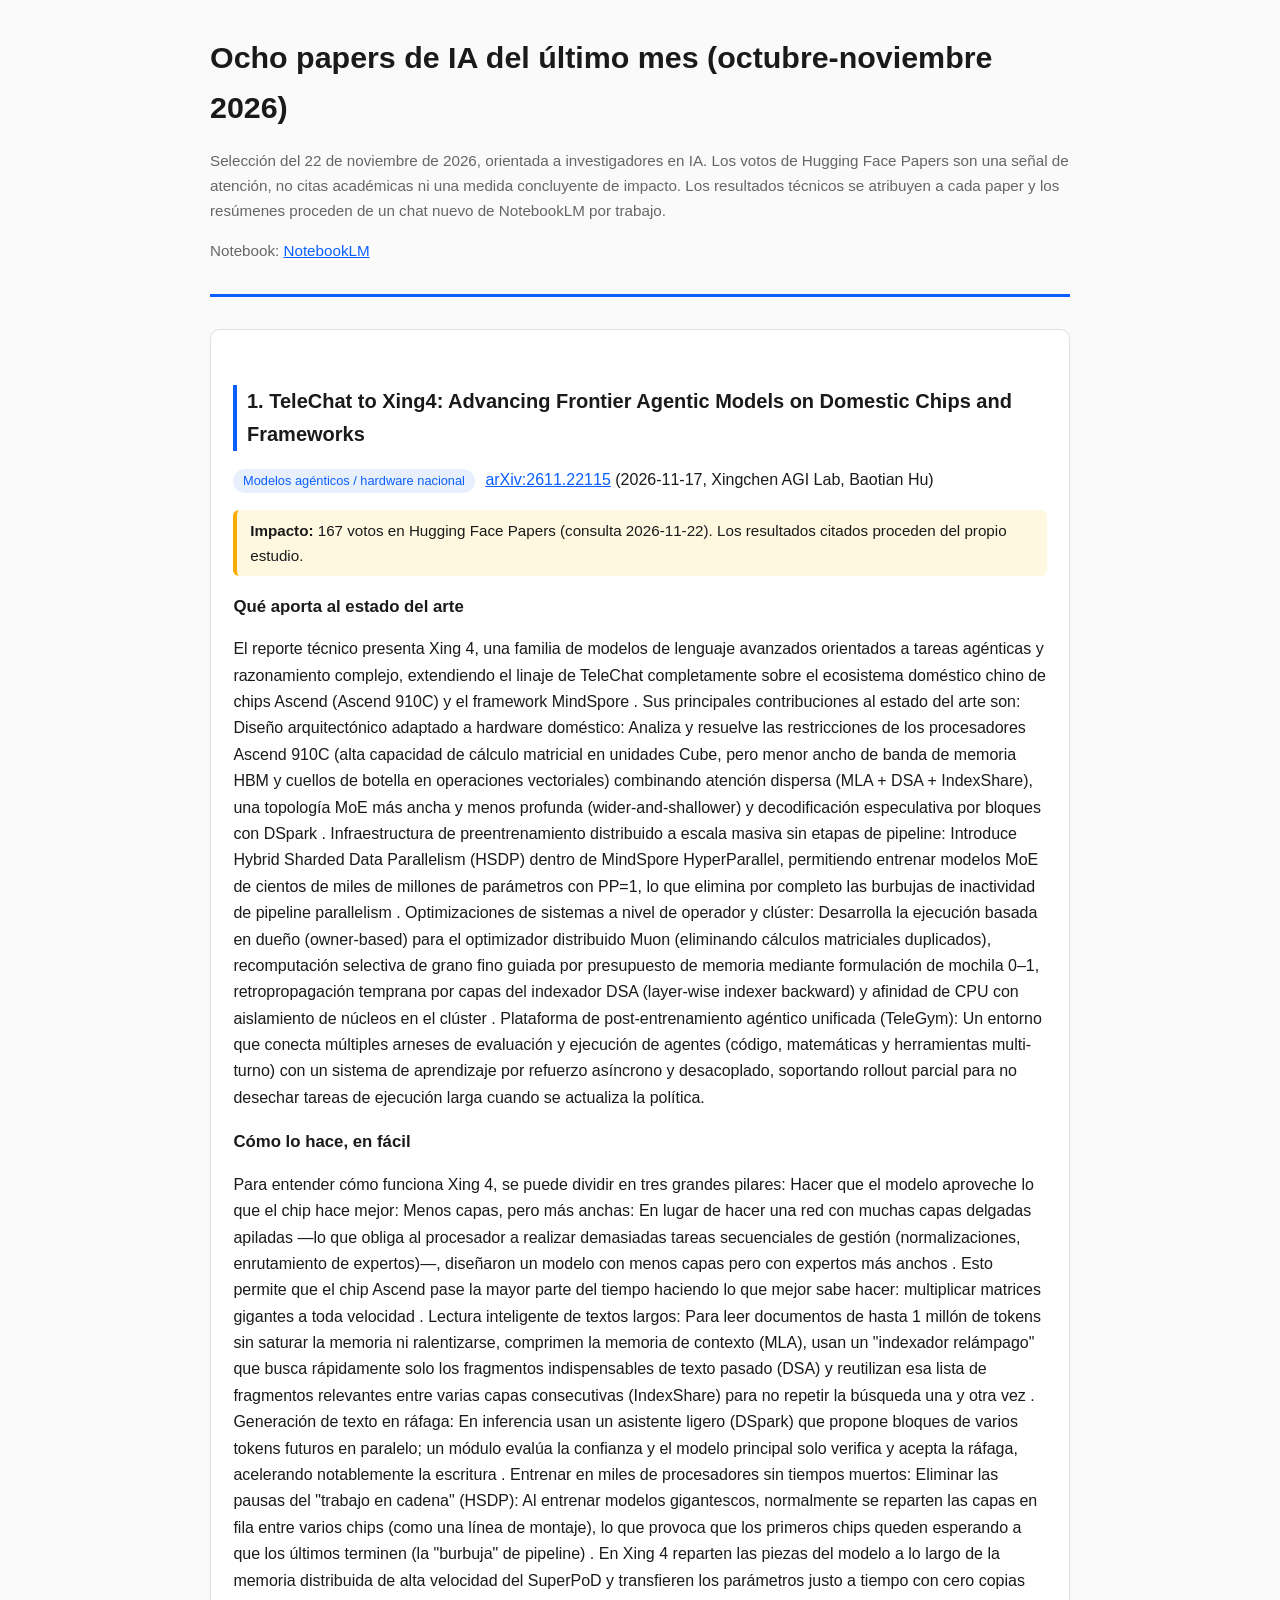
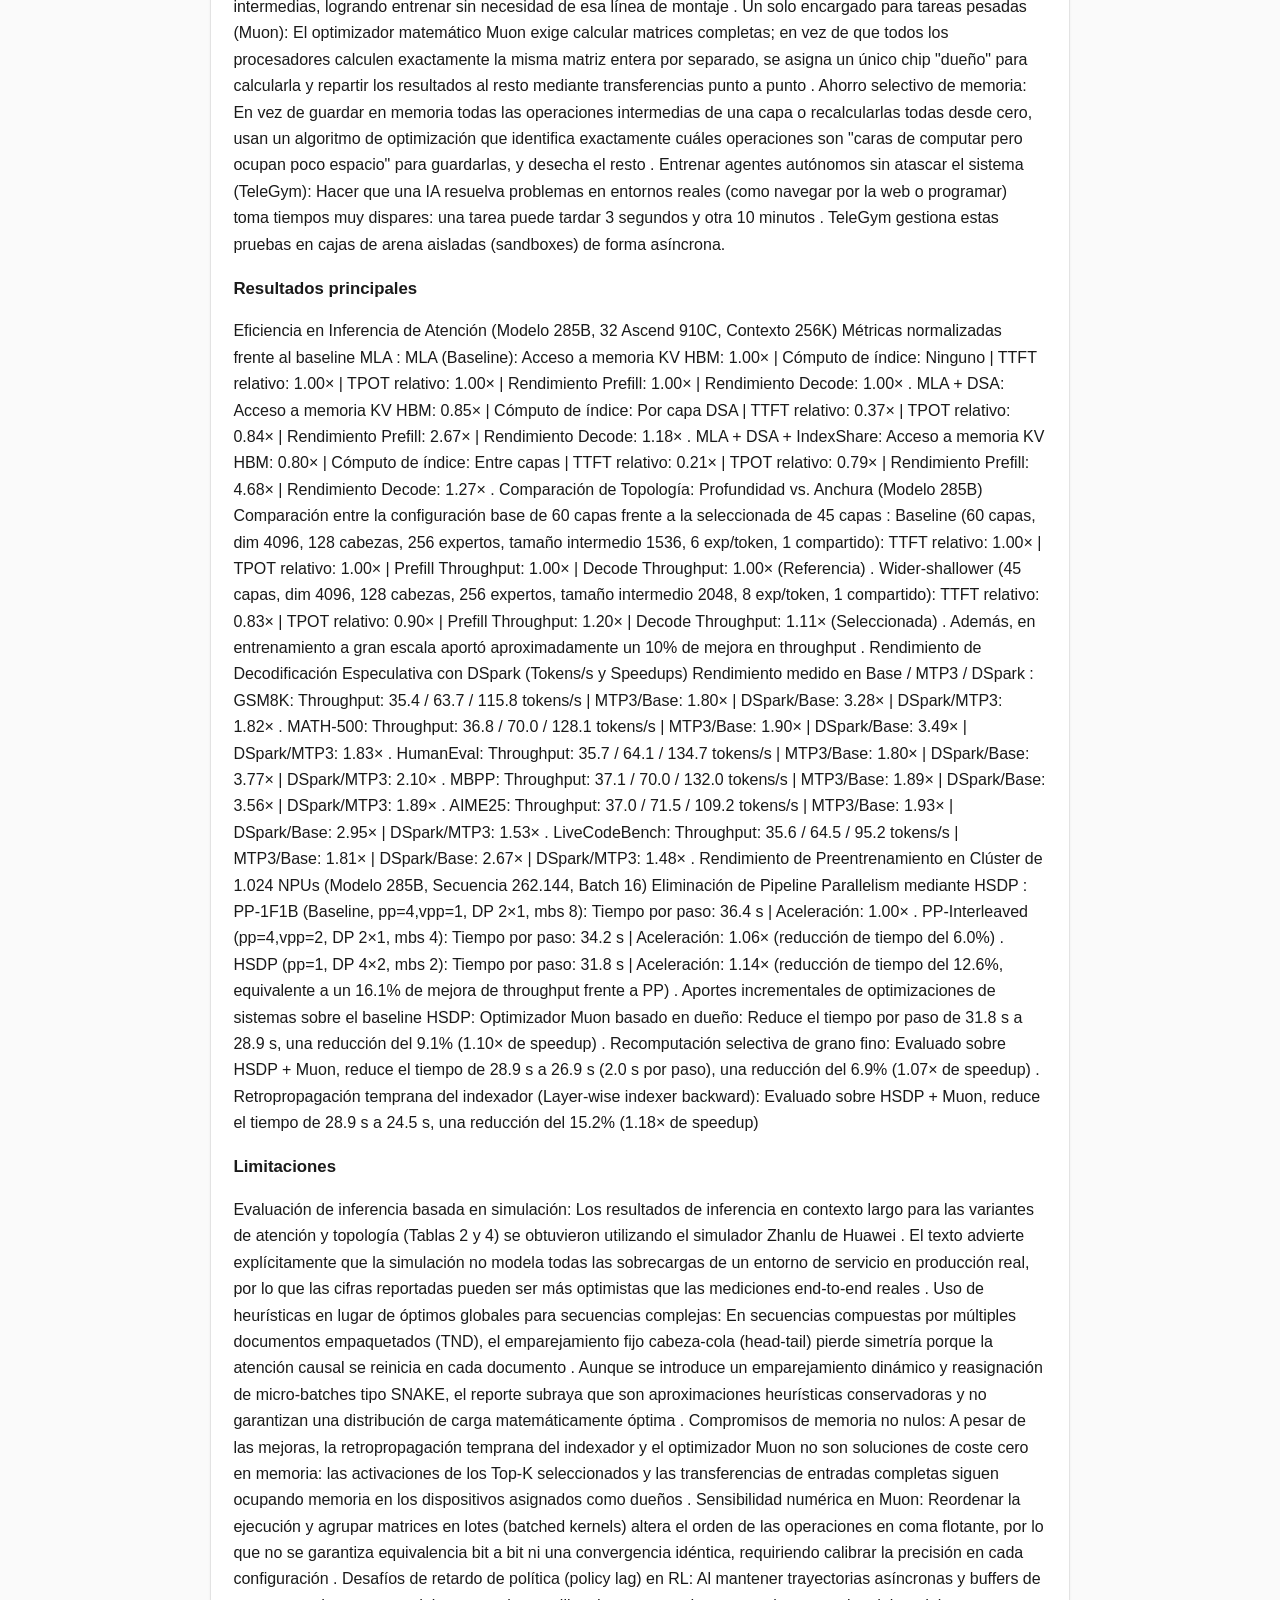
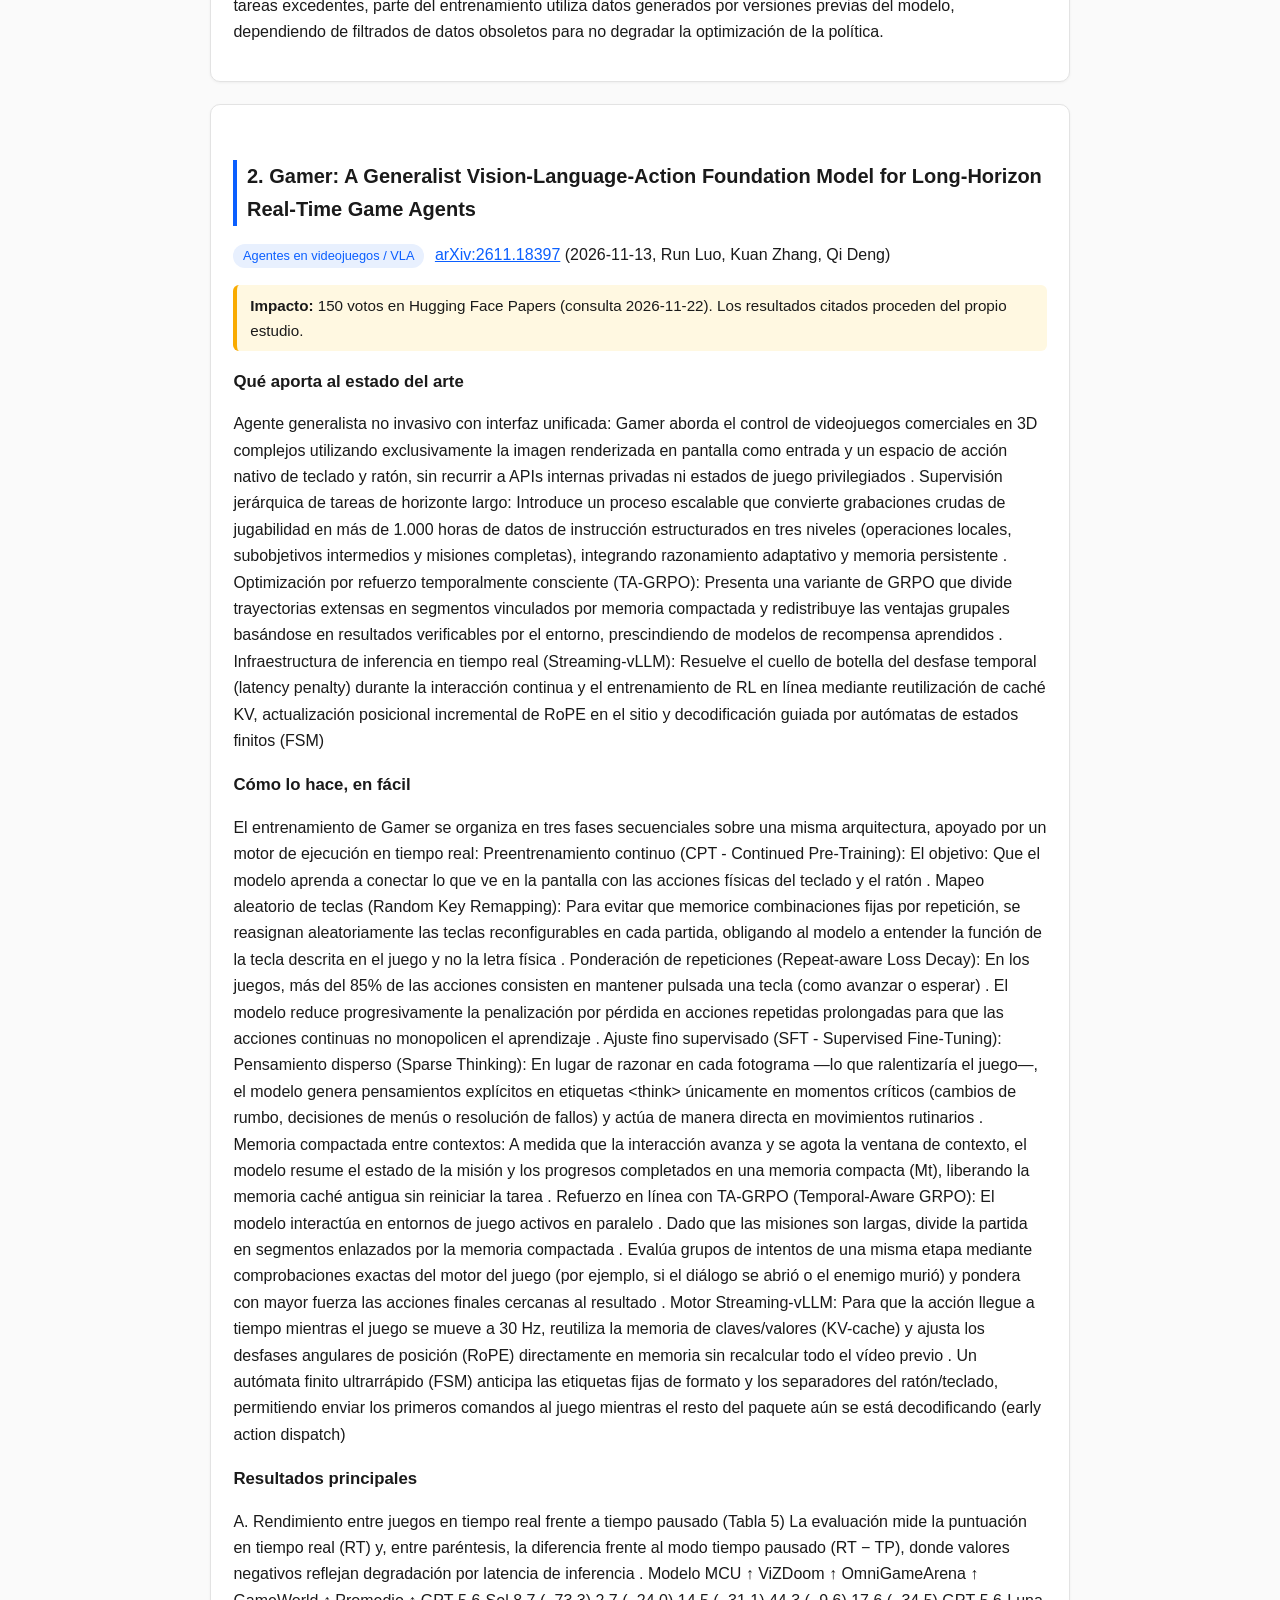
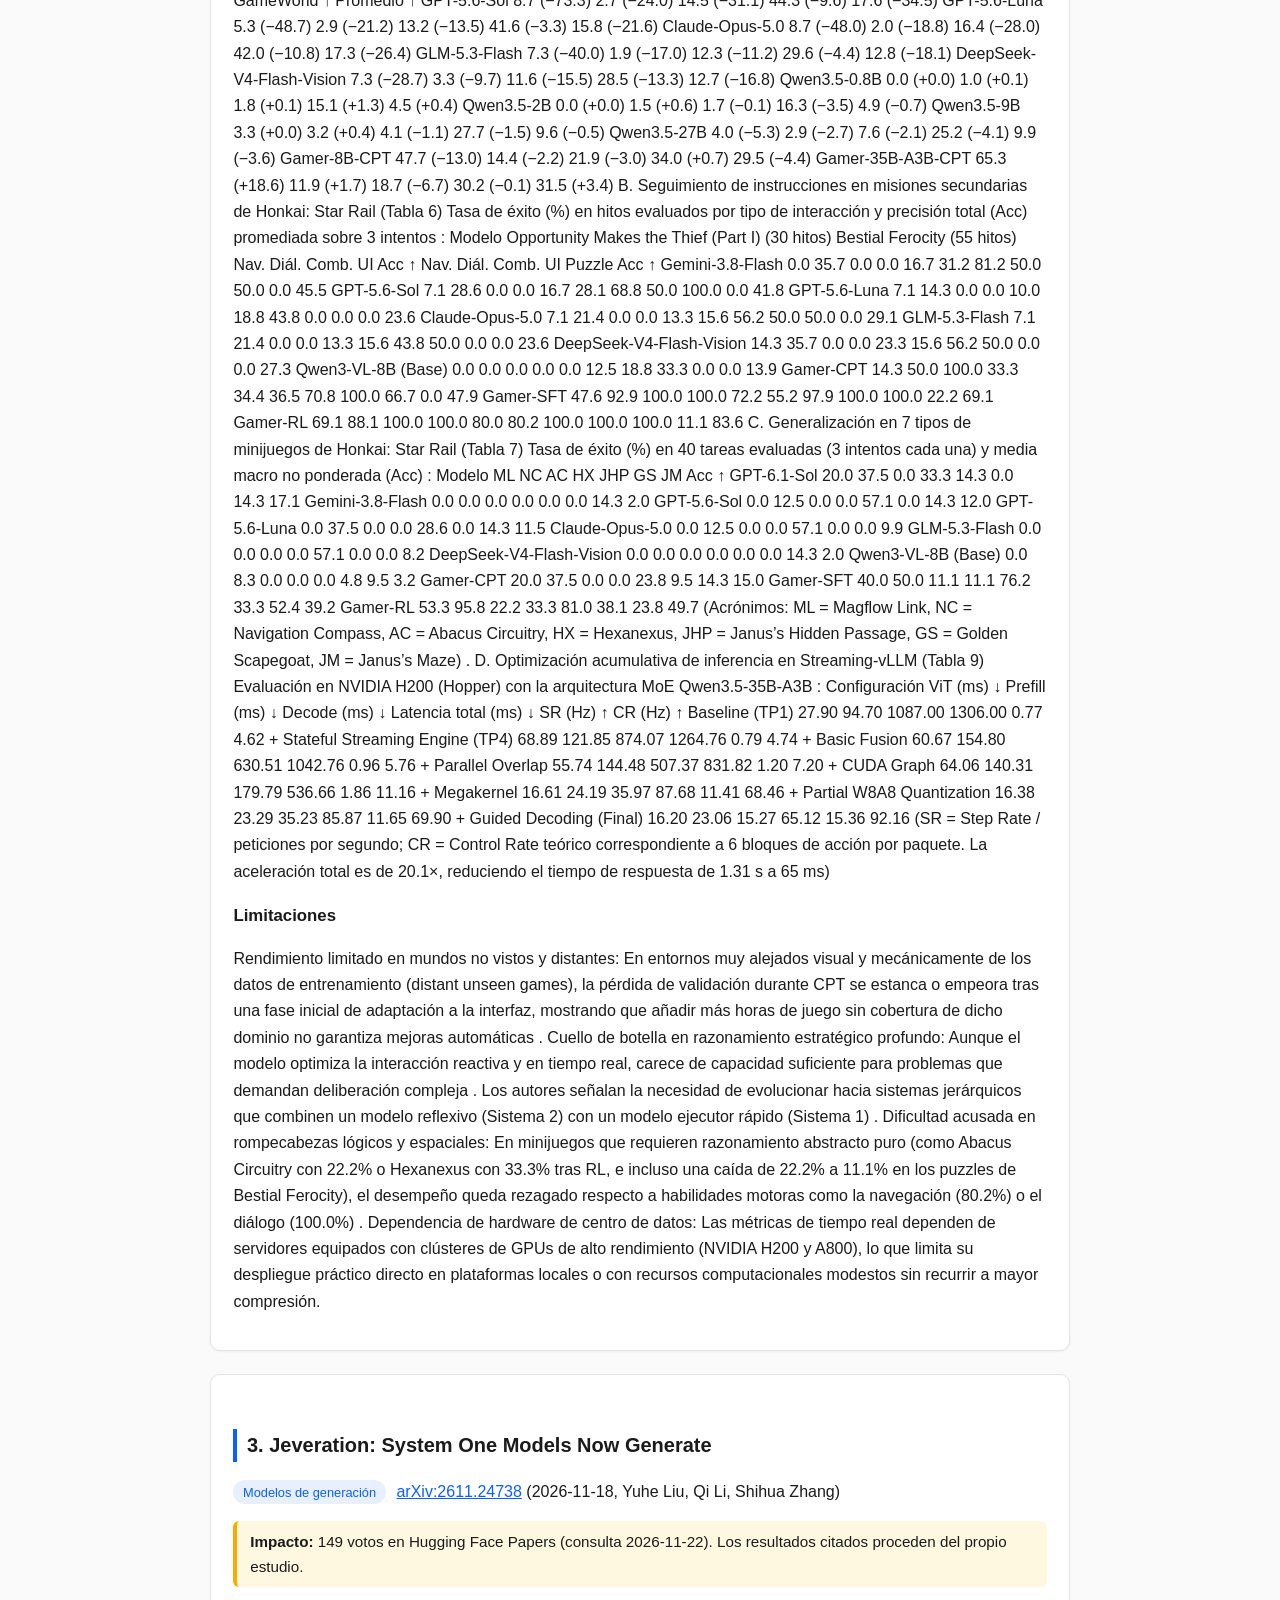
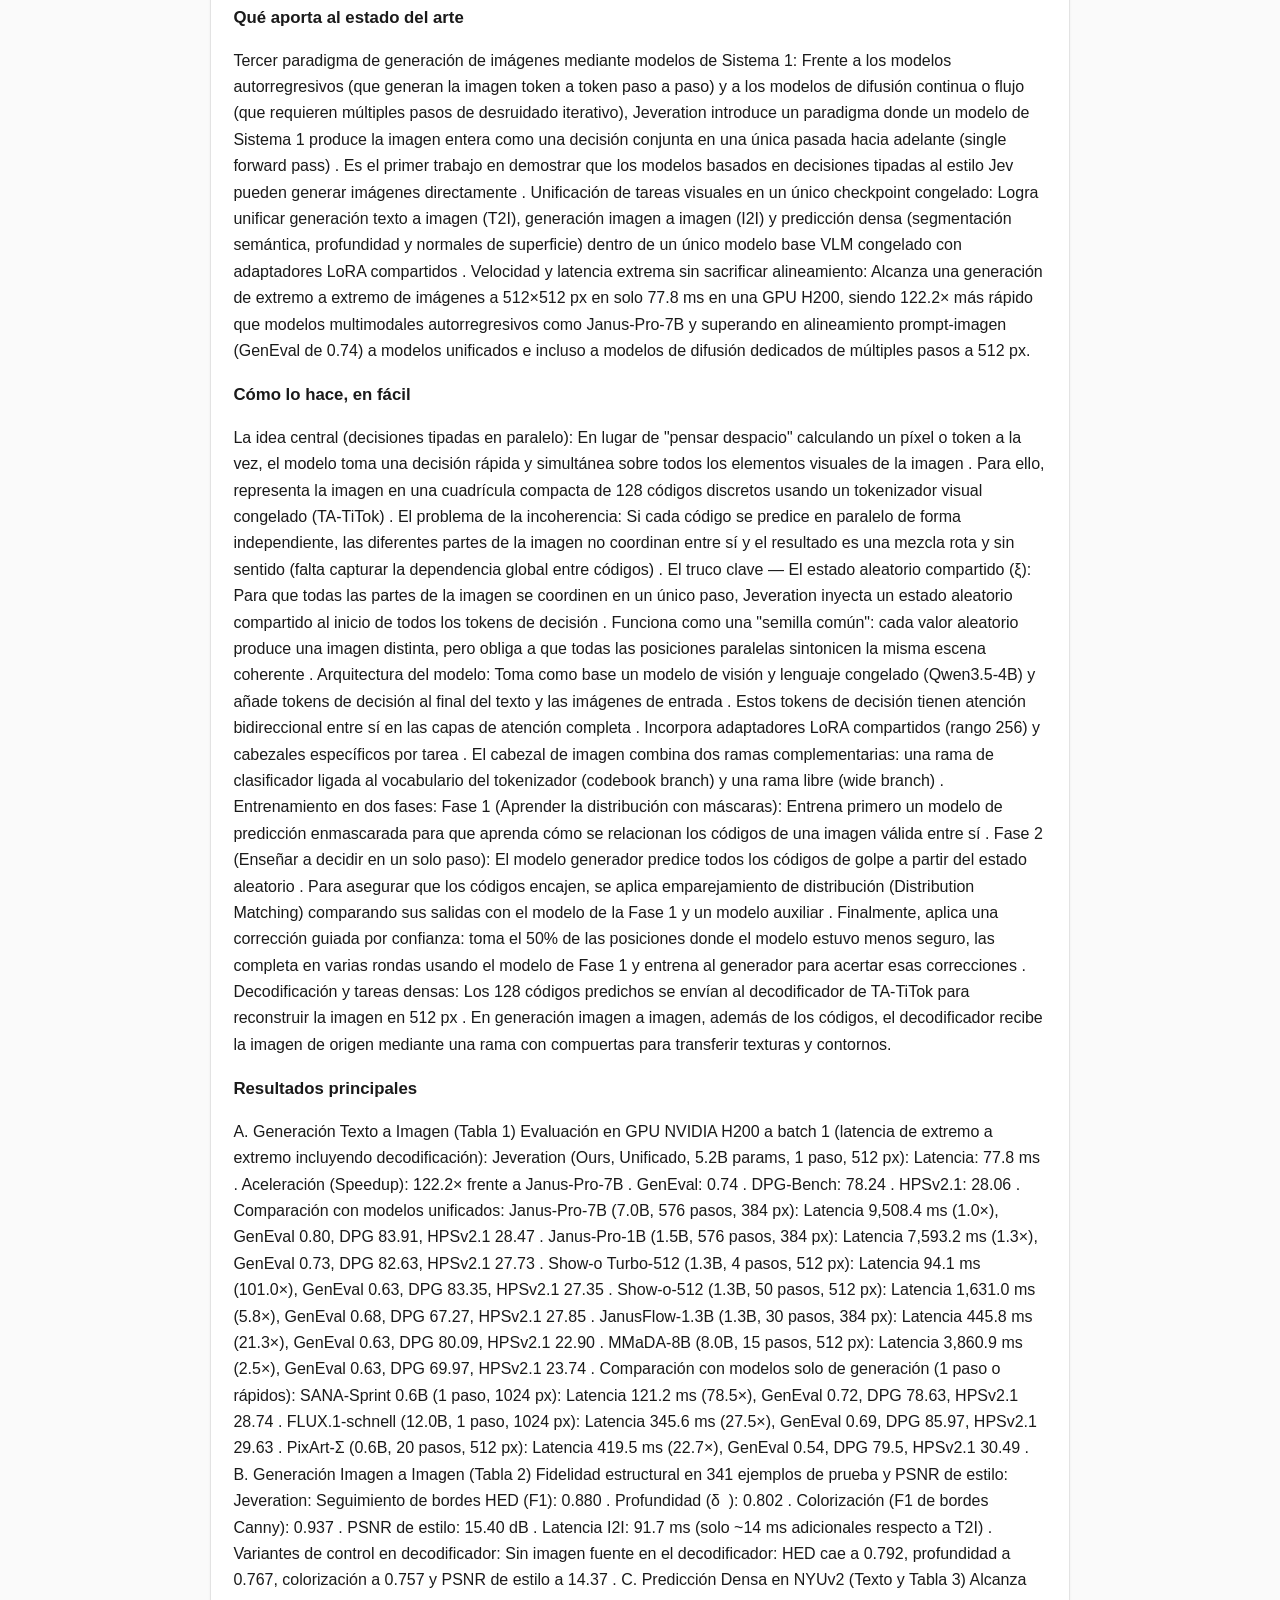
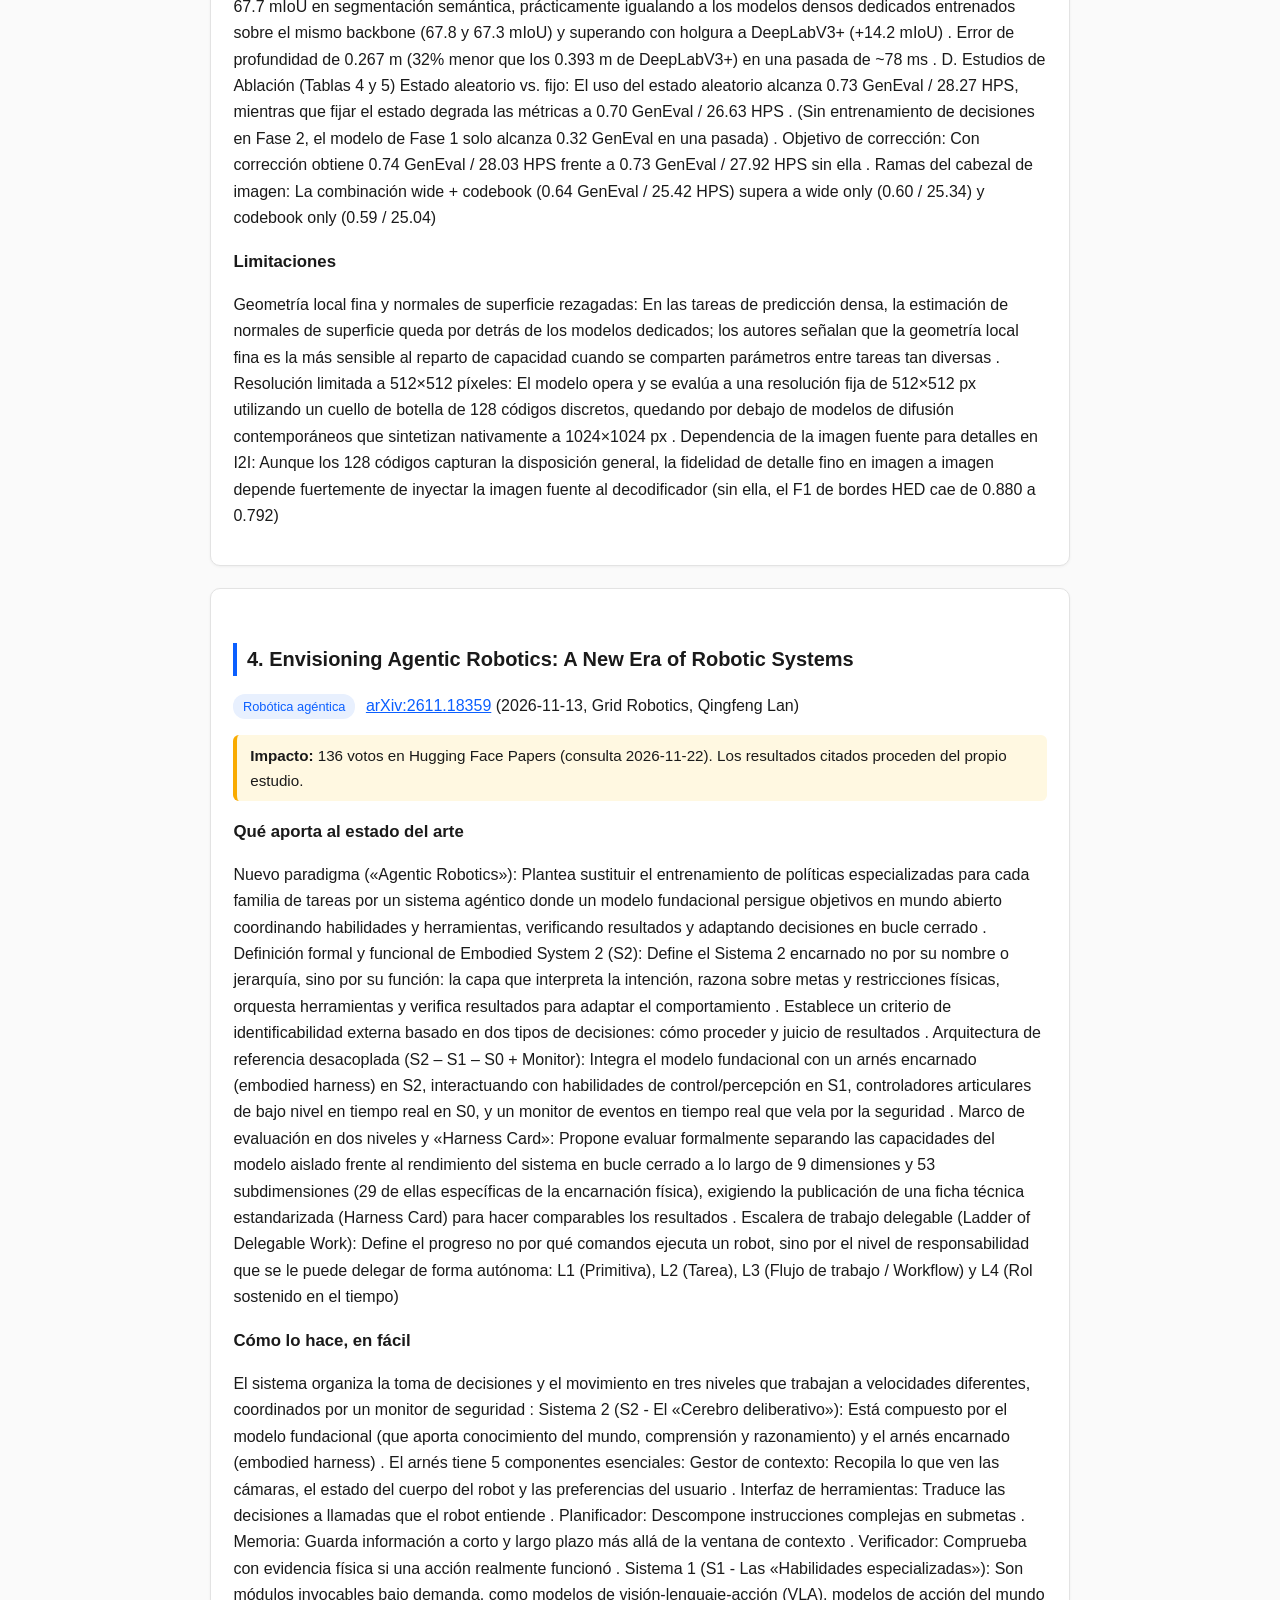
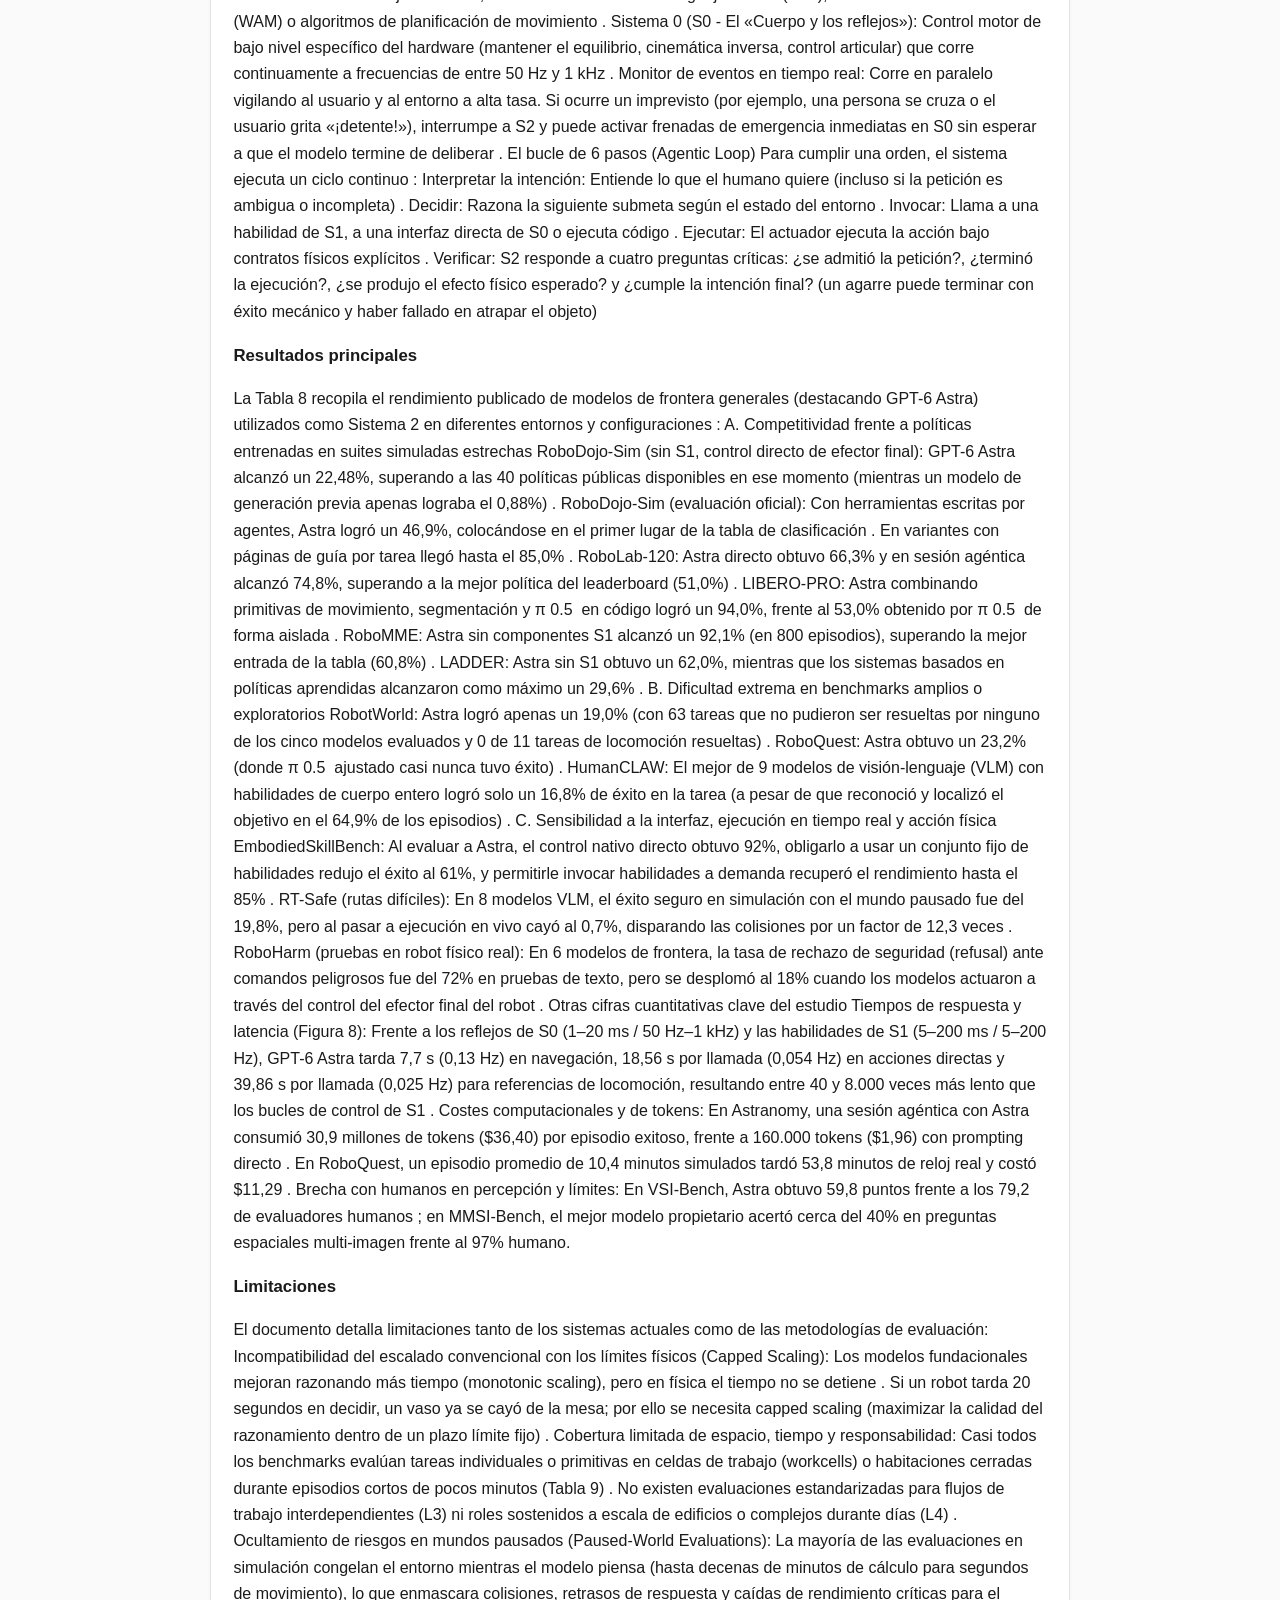
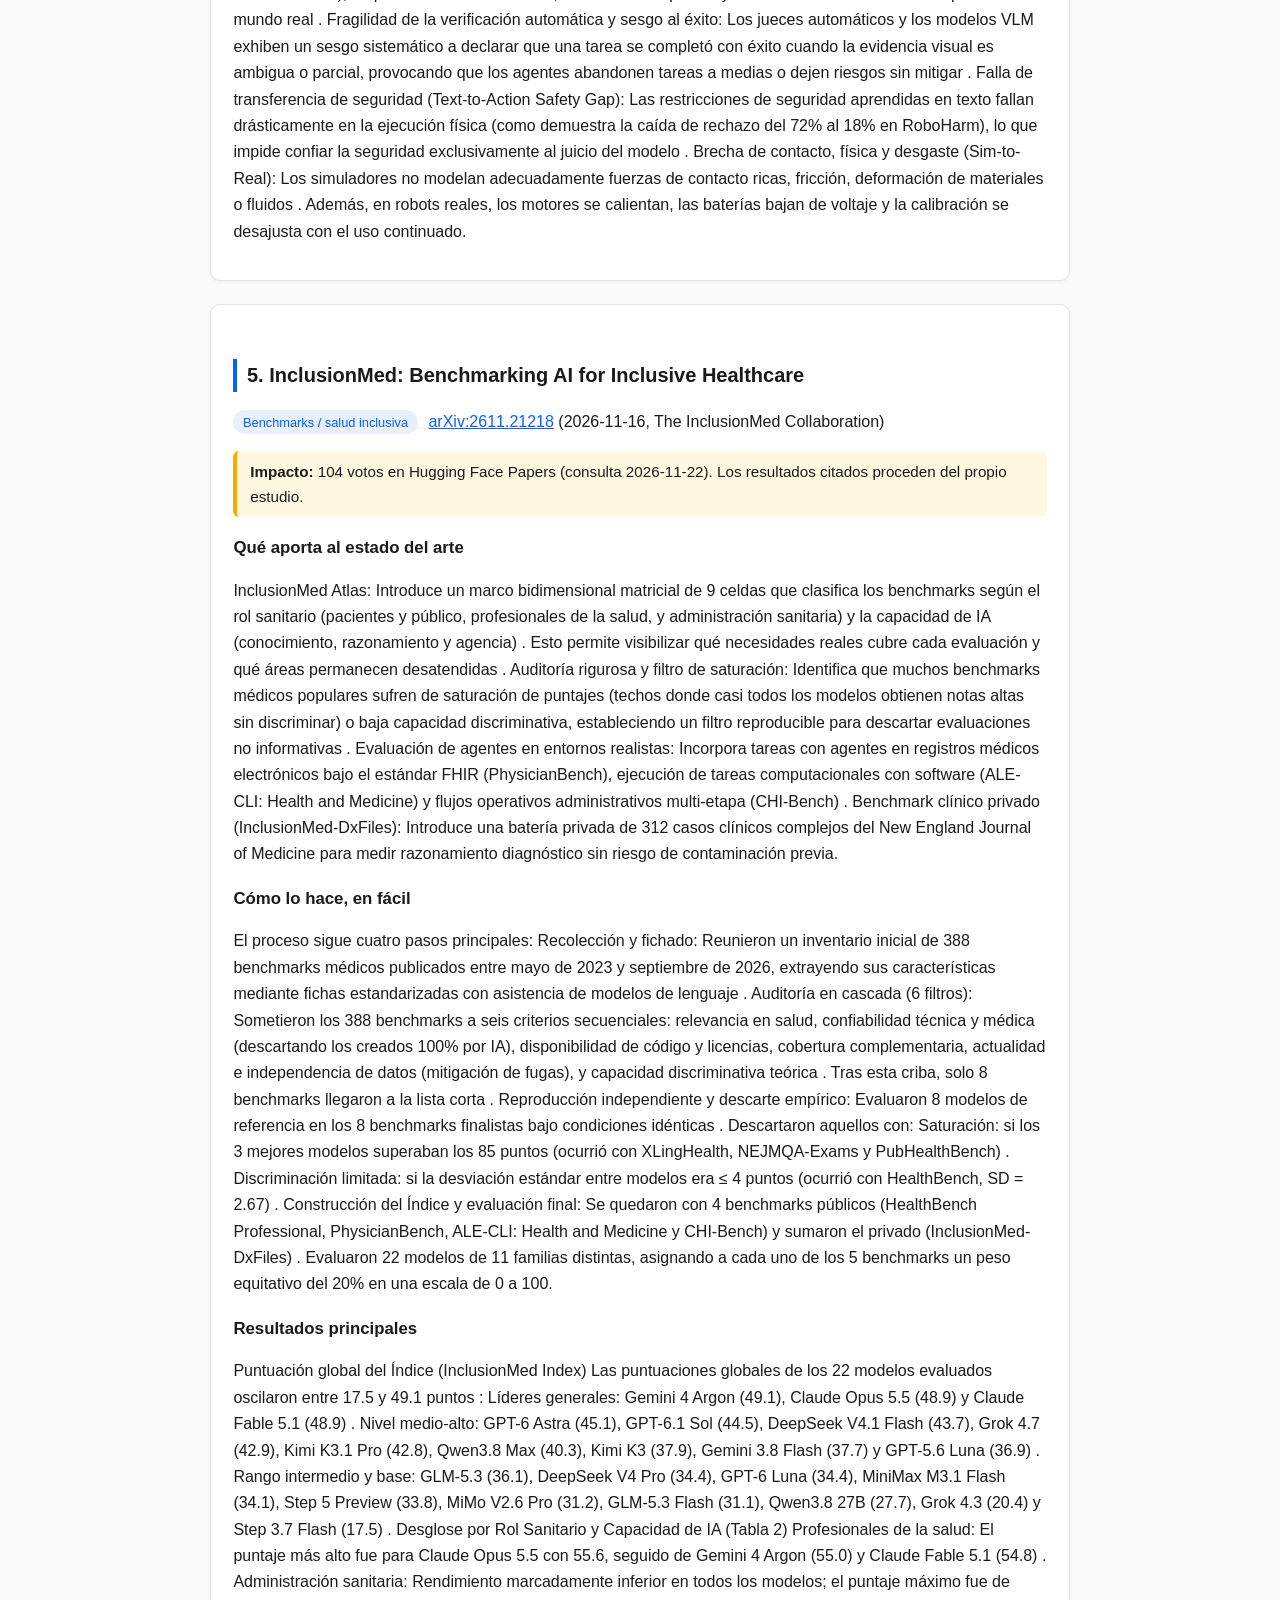
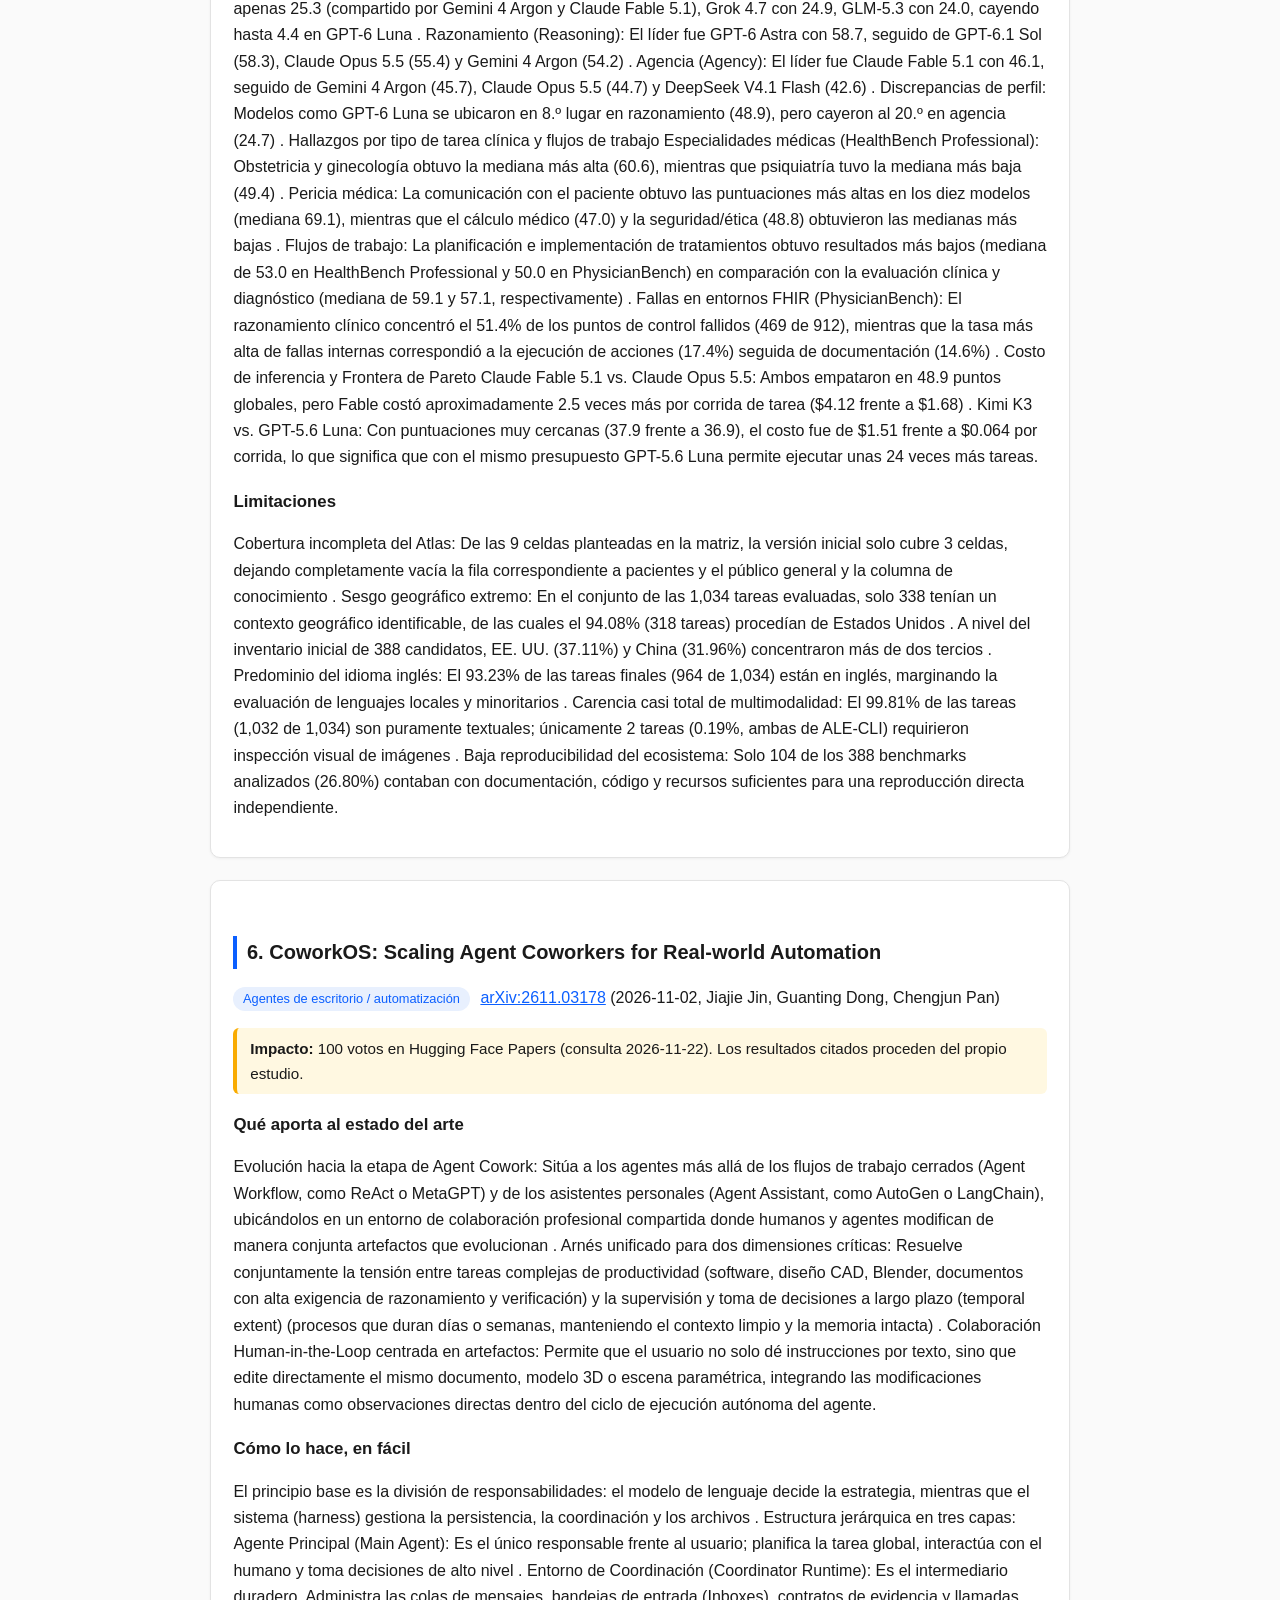
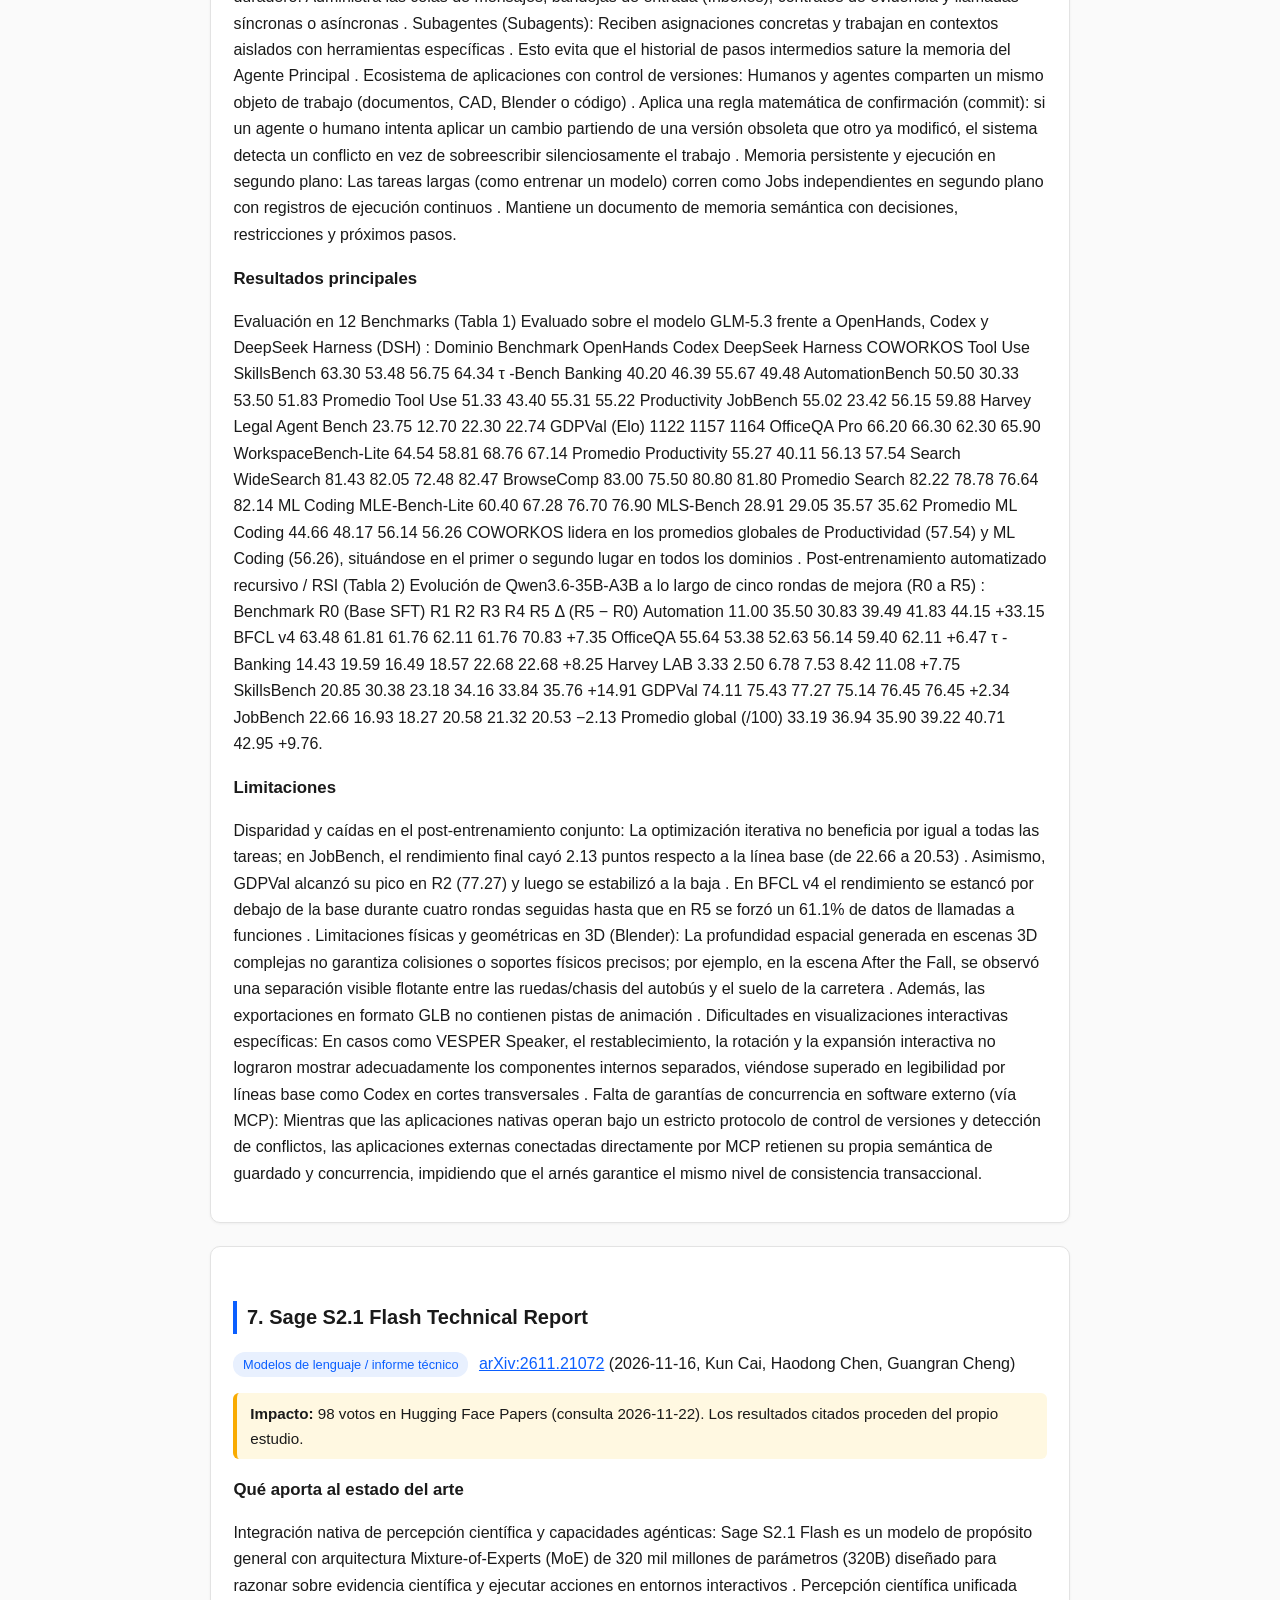
<file: 2026-11-22-papers-ia-ultimo-mes.html>
<!DOCTYPE html> <html lang="es"><head><meta charset="utf-8"><meta name="viewport" content="width=device-width, initial-scale=1"><title>Ocho papers de IA del último mes | 22 noviembre 2026</title><link rel="stylesheet" href="style.css"></head><body><header><h1>Ocho papers de IA del último mes (octubre-noviembre 2026)</h1><p class="sub">Selección del 22 de noviembre de 2026, orientada a investigadores en IA. Los votos de Hugging Face Papers son una señal de atención, no citas académicas ni una medida concluyente de impacto. Los resultados técnicos se atribuyen a cada paper y los resúmenes proceden de un chat nuevo de NotebookLM por trabajo.</p><p class="sub">Notebook: <a href="https://notebook.google.com/notebook/57c995c5-9039-4adb-87df-7af86dfebc05">NotebookLM</a></p></header>
<div class="paper"> <h2>1. TeleChat to Xing4: Advancing Frontier Agentic Models on Domestic Chips and Frameworks</h2> <p><span class="tag">Modelos agénticos / hardware nacional</span> <a href="https://arxiv.org/abs/2611.22115">arXiv:2611.22115</a> (2026-11-17, Xingchen AGI Lab, Baotian Hu)</p> <p class="impacto"><strong>Impacto:</strong> 167 votos en Hugging Face Papers (consulta 2026-11-22). Los resultados citados proceden del propio estudio.</p> <h3>Qué aporta al estado del arte</h3> <p>El reporte técnico presenta Xing 4, una familia de modelos de lenguaje avanzados orientados a tareas agénticas y razonamiento complejo, extendiendo el linaje de TeleChat completamente sobre el ecosistema doméstico chino de chips Ascend (Ascend 910C) y el framework MindSpore . Sus principales contribuciones al estado del arte son: Diseño arquitectónico adaptado a hardware doméstico: Analiza y resuelve las restricciones de los procesadores Ascend 910C (alta capacidad de cálculo matricial en unidades Cube, pero menor ancho de banda de memoria HBM y cuellos de botella en operaciones vectoriales) combinando atención dispersa (MLA + DSA + IndexShare), una topología MoE más ancha y menos profunda (wider-and-shallower) y decodificación especulativa por bloques con DSpark . Infraestructura de preentrenamiento distribuido a escala masiva sin etapas de pipeline: Introduce Hybrid Sharded Data Parallelism (HSDP) dentro de MindSpore HyperParallel, permitiendo entrenar modelos MoE de cientos de miles de millones de parámetros con PP=1, lo que elimina por completo las burbujas de inactividad de pipeline parallelism . Optimizaciones de sistemas a nivel de operador y clúster: Desarrolla la ejecución basada en dueño (owner-based) para el optimizador distribuido Muon (eliminando cálculos matriciales duplicados), recomputación selectiva de grano fino guiada por presupuesto de memoria mediante formulación de mochila 0–1, retropropagación temprana por capas del indexador DSA (layer-wise indexer backward) y afinidad de CPU con aislamiento de núcleos en el clúster . Plataforma de post-entrenamiento agéntico unificada (TeleGym): Un entorno que conecta múltiples arneses de evaluación y ejecución de agentes (código, matemáticas y herramientas multi-turno) con un sistema de aprendizaje por refuerzo asíncrono y desacoplado, soportando rollout parcial para no desechar tareas de ejecución larga cuando se actualiza la política.</p> <h3>Cómo lo hace, en fácil</h3> <p>Para entender cómo funciona Xing 4, se puede dividir en tres grandes pilares: Hacer que el modelo aproveche lo que el chip hace mejor: Menos capas, pero más anchas: En lugar de hacer una red con muchas capas delgadas apiladas —lo que obliga al procesador a realizar demasiadas tareas secuenciales de gestión (normalizaciones, enrutamiento de expertos)—, diseñaron un modelo con menos capas pero con expertos más anchos . Esto permite que el chip Ascend pase la mayor parte del tiempo haciendo lo que mejor sabe hacer: multiplicar matrices gigantes a toda velocidad . Lectura inteligente de textos largos: Para leer documentos de hasta 1 millón de tokens sin saturar la memoria ni ralentizarse, comprimen la memoria de contexto (MLA), usan un "indexador relámpago" que busca rápidamente solo los fragmentos indispensables de texto pasado (DSA) y reutilizan esa lista de fragmentos relevantes entre varias capas consecutivas (IndexShare) para no repetir la búsqueda una y otra vez . Generación de texto en ráfaga: En inferencia usan un asistente ligero (DSpark) que propone bloques de varios tokens futuros en paralelo; un módulo evalúa la confianza y el modelo principal solo verifica y acepta la ráfaga, acelerando notablemente la escritura . Entrenar en miles de procesadores sin tiempos muertos: Eliminar las pausas del "trabajo en cadena" (HSDP): Al entrenar modelos gigantescos, normalmente se reparten las capas en fila entre varios chips (como una línea de montaje), lo que provoca que los primeros chips queden esperando a que los últimos terminen (la "burbuja" de pipeline) . En Xing 4 reparten las piezas del modelo a lo largo de la memoria distribuida de alta velocidad del SuperPoD y transfieren los parámetros justo a tiempo con cero copias intermedias, logrando entrenar sin necesidad de esa línea de montaje . Un solo encargado para tareas pesadas (Muon): El optimizador matemático Muon exige calcular matrices completas; en vez de que todos los procesadores calculen exactamente la misma matriz entera por separado, se asigna un único chip "dueño" para calcularla y repartir los resultados al resto mediante transferencias punto a punto . Ahorro selectivo de memoria: En vez de guardar en memoria todas las operaciones intermedias de una capa o recalcularlas todas desde cero, usan un algoritmo de optimización que identifica exactamente cuáles operaciones son "caras de computar pero ocupan poco espacio" para guardarlas, y desecha el resto . Entrenar agentes autónomos sin atascar el sistema (TeleGym): Hacer que una IA resuelva problemas en entornos reales (como navegar por la web o programar) toma tiempos muy dispares: una tarea puede tardar 3 segundos y otra 10 minutos . TeleGym gestiona estas pruebas en cajas de arena aisladas (sandboxes) de forma asíncrona.</p> <h3>Resultados principales</h3> <p>Eficiencia en Inferencia de Atención (Modelo 285B, 32 Ascend 910C, Contexto 256K) Métricas normalizadas frente al baseline MLA : MLA (Baseline): Acceso a memoria KV HBM: 1.00× | Cómputo de índice: Ninguno | TTFT relativo: 1.00× | TPOT relativo: 1.00× | Rendimiento Prefill: 1.00× | Rendimiento Decode: 1.00× . MLA + DSA: Acceso a memoria KV HBM: 0.85× | Cómputo de índice: Por capa DSA | TTFT relativo: 0.37× | TPOT relativo: 0.84× | Rendimiento Prefill: 2.67× | Rendimiento Decode: 1.18× . MLA + DSA + IndexShare: Acceso a memoria KV HBM: 0.80× | Cómputo de índice: Entre capas | TTFT relativo: 0.21× | TPOT relativo: 0.79× | Rendimiento Prefill: 4.68× | Rendimiento Decode: 1.27× . Comparación de Topología: Profundidad vs. Anchura (Modelo 285B) Comparación entre la configuración base de 60 capas frente a la seleccionada de 45 capas : Baseline (60 capas, dim 4096, 128 cabezas, 256 expertos, tamaño intermedio 1536, 6 exp/token, 1 compartido): TTFT relativo: 1.00× | TPOT relativo: 1.00× | Prefill Throughput: 1.00× | Decode Throughput: 1.00× (Referencia) . Wider-shallower (45 capas, dim 4096, 128 cabezas, 256 expertos, tamaño intermedio 2048, 8 exp/token, 1 compartido): TTFT relativo: 0.83× | TPOT relativo: 0.90× | Prefill Throughput: 1.20× | Decode Throughput: 1.11× (Seleccionada) . Además, en entrenamiento a gran escala aportó aproximadamente un 10% de mejora en throughput . Rendimiento de Decodificación Especulativa con DSpark (Tokens/s y Speedups) Rendimiento medido en Base / MTP3 / DSpark : GSM8K: Throughput: 35.4 / 63.7 / 115.8 tokens/s | MTP3/Base: 1.80× | DSpark/Base: 3.28× | DSpark/MTP3: 1.82× . MATH-500: Throughput: 36.8 / 70.0 / 128.1 tokens/s | MTP3/Base: 1.90× | DSpark/Base: 3.49× | DSpark/MTP3: 1.83× . HumanEval: Throughput: 35.7 / 64.1 / 134.7 tokens/s | MTP3/Base: 1.80× | DSpark/Base: 3.77× | DSpark/MTP3: 2.10× . MBPP: Throughput: 37.1 / 70.0 / 132.0 tokens/s | MTP3/Base: 1.89× | DSpark/Base: 3.56× | DSpark/MTP3: 1.89× . AIME25: Throughput: 37.0 / 71.5 / 109.2 tokens/s | MTP3/Base: 1.93× | DSpark/Base: 2.95× | DSpark/MTP3: 1.53× . LiveCodeBench: Throughput: 35.6 / 64.5 / 95.2 tokens/s | MTP3/Base: 1.81× | DSpark/Base: 2.67× | DSpark/MTP3: 1.48× . Rendimiento de Preentrenamiento en Clúster de 1.024 NPUs (Modelo 285B, Secuencia 262.144, Batch 16) Eliminación de Pipeline Parallelism mediante HSDP : PP-1F1B (Baseline, pp=4,vpp=1, DP 2×1, mbs 8): Tiempo por paso: 36.4 s | Aceleración: 1.00× . PP-Interleaved (pp=4,vpp=2, DP 2×1, mbs 4): Tiempo por paso: 34.2 s | Aceleración: 1.06× (reducción de tiempo del 6.0%) . HSDP (pp=1, DP 4×2, mbs 2): Tiempo por paso: 31.8 s | Aceleración: 1.14× (reducción de tiempo del 12.6%, equivalente a un 16.1% de mejora de throughput frente a PP) . Aportes incrementales de optimizaciones de sistemas sobre el baseline HSDP: Optimizador Muon basado en dueño: Reduce el tiempo por paso de 31.8 s a 28.9 s, una reducción del 9.1% (1.10× de speedup) . Recomputación selectiva de grano fino: Evaluado sobre HSDP + Muon, reduce el tiempo de 28.9 s a 26.9 s (2.0 s por paso), una reducción del 6.9% (1.07× de speedup) . Retropropagación temprana del indexador (Layer-wise indexer backward): Evaluado sobre HSDP + Muon, reduce el tiempo de 28.9 s a 24.5 s, una reducción del 15.2% (1.18× de speedup)</p> <h3>Limitaciones</h3> <p>Evaluación de inferencia basada en simulación: Los resultados de inferencia en contexto largo para las variantes de atención y topología (Tablas 2 y 4) se obtuvieron utilizando el simulador Zhanlu de Huawei . El texto advierte explícitamente que la simulación no modela todas las sobrecargas de un entorno de servicio en producción real, por lo que las cifras reportadas pueden ser más optimistas que las mediciones end-to-end reales . Uso de heurísticas en lugar de óptimos globales para secuencias complejas: En secuencias compuestas por múltiples documentos empaquetados (TND), el emparejamiento fijo cabeza-cola (head-tail) pierde simetría porque la atención causal se reinicia en cada documento . Aunque se introduce un emparejamiento dinámico y reasignación de micro-batches tipo SNAKE, el reporte subraya que son aproximaciones heurísticas conservadoras y no garantizan una distribución de carga matemáticamente óptima . Compromisos de memoria no nulos: A pesar de las mejoras, la retropropagación temprana del indexador y el optimizador Muon no son soluciones de coste cero en memoria: las activaciones de los Top-K seleccionados y las transferencias de entradas completas siguen ocupando memoria en los dispositivos asignados como dueños . Sensibilidad numérica en Muon: Reordenar la ejecución y agrupar matrices en lotes (batched kernels) altera el orden de las operaciones en coma flotante, por lo que no se garantiza equivalencia bit a bit ni una convergencia idéntica, requiriendo calibrar la precisión en cada configuración . Desafíos de retardo de política (policy lag) en RL: Al mantener trayectorias asíncronas y buffers de tareas excedentes, parte del entrenamiento utiliza datos generados por versiones previas del modelo, dependiendo de filtrados de datos obsoletos para no degradar la optimización de la política.</p></div>
<div class="paper"> <h2>2. Gamer: A Generalist Vision-Language-Action Foundation Model for Long-Horizon Real-Time Game Agents</h2> <p><span class="tag">Agentes en videojuegos / VLA</span> <a href="https://arxiv.org/abs/2611.18397">arXiv:2611.18397</a> (2026-11-13, Run Luo, Kuan Zhang, Qi Deng)</p> <p class="impacto"><strong>Impacto:</strong> 150 votos en Hugging Face Papers (consulta 2026-11-22). Los resultados citados proceden del propio estudio.</p> <h3>Qué aporta al estado del arte</h3> <p>Agente generalista no invasivo con interfaz unificada: Gamer aborda el control de videojuegos comerciales en 3D complejos utilizando exclusivamente la imagen renderizada en pantalla como entrada y un espacio de acción nativo de teclado y ratón, sin recurrir a APIs internas privadas ni estados de juego privilegiados . Supervisión jerárquica de tareas de horizonte largo: Introduce un proceso escalable que convierte grabaciones crudas de jugabilidad en más de 1.000 horas de datos de instrucción estructurados en tres niveles (operaciones locales, subobjetivos intermedios y misiones completas), integrando razonamiento adaptativo y memoria persistente . Optimización por refuerzo temporalmente consciente (TA-GRPO): Presenta una variante de GRPO que divide trayectorias extensas en segmentos vinculados por memoria compactada y redistribuye las ventajas grupales basándose en resultados verificables por el entorno, prescindiendo de modelos de recompensa aprendidos . Infraestructura de inferencia en tiempo real (Streaming-vLLM): Resuelve el cuello de botella del desfase temporal (latency penalty) durante la interacción continua y el entrenamiento de RL en línea mediante reutilización de caché KV, actualización posicional incremental de RoPE en el sitio y decodificación guiada por autómatas de estados finitos (FSM)</p> <h3>Cómo lo hace, en fácil</h3> <p>El entrenamiento de Gamer se organiza en tres fases secuenciales sobre una misma arquitectura, apoyado por un motor de ejecución en tiempo real: Preentrenamiento continuo (CPT - Continued Pre-Training): El objetivo: Que el modelo aprenda a conectar lo que ve en la pantalla con las acciones físicas del teclado y el ratón . Mapeo aleatorio de teclas (Random Key Remapping): Para evitar que memorice combinaciones fijas por repetición, se reasignan aleatoriamente las teclas reconfigurables en cada partida, obligando al modelo a entender la función de la tecla descrita en el juego y no la letra física . Ponderación de repeticiones (Repeat-aware Loss Decay): En los juegos, más del 85% de las acciones consisten en mantener pulsada una tecla (como avanzar o esperar) . El modelo reduce progresivamente la penalización por pérdida en acciones repetidas prolongadas para que las acciones continuas no monopolicen el aprendizaje . Ajuste fino supervisado (SFT - Supervised Fine-Tuning): Pensamiento disperso (Sparse Thinking): En lugar de razonar en cada fotograma —lo que ralentizaría el juego—, el modelo genera pensamientos explícitos en etiquetas &lt;think&gt; únicamente en momentos críticos (cambios de rumbo, decisiones de menús o resolución de fallos) y actúa de manera directa en movimientos rutinarios . Memoria compactada entre contextos: A medida que la interacción avanza y se agota la ventana de contexto, el modelo resume el estado de la misión y los progresos completados en una memoria compacta (Mt), liberando la memoria caché antigua sin reiniciar la tarea . Refuerzo en línea con TA-GRPO (Temporal-Aware GRPO): El modelo interactúa en entornos de juego activos en paralelo . Dado que las misiones son largas, divide la partida en segmentos enlazados por la memoria compactada . Evalúa grupos de intentos de una misma etapa mediante comprobaciones exactas del motor del juego (por ejemplo, si el diálogo se abrió o el enemigo murió) y pondera con mayor fuerza las acciones finales cercanas al resultado . Motor Streaming-vLLM: Para que la acción llegue a tiempo mientras el juego se mueve a 30 Hz, reutiliza la memoria de claves/valores (KV-cache) y ajusta los desfases angulares de posición (RoPE) directamente en memoria sin recalcular todo el vídeo previo . Un autómata finito ultrarrápido (FSM) anticipa las etiquetas fijas de formato y los separadores del ratón/teclado, permitiendo enviar los primeros comandos al juego mientras el resto del paquete aún se está decodificando (early action dispatch)</p> <h3>Resultados principales</h3> <p>A. Rendimiento entre juegos en tiempo real frente a tiempo pausado (Tabla 5) La evaluación mide la puntuación en tiempo real (RT) y, entre paréntesis, la diferencia frente al modo tiempo pausado (RT − TP), donde valores negativos reflejan degradación por latencia de inferencia . Modelo MCU ↑ ViZDoom ↑ OmniGameArena ↑ GameWorld ↑ Promedio ↑ GPT-5.6-Sol 8.7 (−73.3) 2.7 (−24.0) 14.5 (−31.1) 44.3 (−9.6) 17.6 (−34.5) GPT-5.6-Luna 5.3 (−48.7) 2.9 (−21.2) 13.2 (−13.5) 41.6 (−3.3) 15.8 (−21.6) Claude-Opus-5.0 8.7 (−48.0) 2.0 (−18.8) 16.4 (−28.0) 42.0 (−10.8) 17.3 (−26.4) GLM-5.3-Flash 7.3 (−40.0) 1.9 (−17.0) 12.3 (−11.2) 29.6 (−4.4) 12.8 (−18.1) DeepSeek-V4-Flash-Vision 7.3 (−28.7) 3.3 (−9.7) 11.6 (−15.5) 28.5 (−13.3) 12.7 (−16.8) Qwen3.5-0.8B 0.0 (+0.0) 1.0 (+0.1) 1.8 (+0.1) 15.1 (+1.3) 4.5 (+0.4) Qwen3.5-2B 0.0 (+0.0) 1.5 (+0.6) 1.7 (−0.1) 16.3 (−3.5) 4.9 (−0.7) Qwen3.5-9B 3.3 (+0.0) 3.2 (+0.4) 4.1 (−1.1) 27.7 (−1.5) 9.6 (−0.5) Qwen3.5-27B 4.0 (−5.3) 2.9 (−2.7) 7.6 (−2.1) 25.2 (−4.1) 9.9 (−3.6) Gamer-8B-CPT 47.7 (−13.0) 14.4 (−2.2) 21.9 (−3.0) 34.0 (+0.7) 29.5 (−4.4) Gamer-35B-A3B-CPT 65.3 (+18.6) 11.9 (+1.7) 18.7 (−6.7) 30.2 (−0.1) 31.5 (+3.4) B. Seguimiento de instrucciones en misiones secundarias de Honkai: Star Rail (Tabla 6) Tasa de éxito (%) en hitos evaluados por tipo de interacción y precisión total (Acc) promediada sobre 3 intentos : Modelo Opportunity Makes the Thief (Part I) (30 hitos) Bestial Ferocity (55 hitos) Nav. Diál. Comb. UI Acc ↑ Nav. Diál. Comb. UI Puzzle Acc ↑ Gemini-3.8-Flash 0.0 35.7 0.0 0.0 16.7 31.2 81.2 50.0 50.0 0.0 45.5 GPT-5.6-Sol 7.1 28.6 0.0 0.0 16.7 28.1 68.8 50.0 100.0 0.0 41.8 GPT-5.6-Luna 7.1 14.3 0.0 0.0 10.0 18.8 43.8 0.0 0.0 0.0 23.6 Claude-Opus-5.0 7.1 21.4 0.0 0.0 13.3 15.6 56.2 50.0 50.0 0.0 29.1 GLM-5.3-Flash 7.1 21.4 0.0 0.0 13.3 15.6 43.8 50.0 0.0 0.0 23.6 DeepSeek-V4-Flash-Vision 14.3 35.7 0.0 0.0 23.3 15.6 56.2 50.0 0.0 0.0 27.3 Qwen3-VL-8B (Base) 0.0 0.0 0.0 0.0 0.0 12.5 18.8 33.3 0.0 0.0 13.9 Gamer-CPT 14.3 50.0 100.0 33.3 34.4 36.5 70.8 100.0 66.7 0.0 47.9 Gamer-SFT 47.6 92.9 100.0 100.0 72.2 55.2 97.9 100.0 100.0 22.2 69.1 Gamer-RL 69.1 88.1 100.0 100.0 80.0 80.2 100.0 100.0 100.0 11.1 83.6 C. Generalización en 7 tipos de minijuegos de Honkai: Star Rail (Tabla 7) Tasa de éxito (%) en 40 tareas evaluadas (3 intentos cada una) y media macro no ponderada (Acc) : Modelo ML NC AC HX JHP GS JM Acc ↑ GPT-6.1-Sol 20.0 37.5 0.0 33.3 14.3 0.0 14.3 17.1 Gemini-3.8-Flash 0.0 0.0 0.0 0.0 0.0 0.0 14.3 2.0 GPT-5.6-Sol 0.0 12.5 0.0 0.0 57.1 0.0 14.3 12.0 GPT-5.6-Luna 0.0 37.5 0.0 0.0 28.6 0.0 14.3 11.5 Claude-Opus-5.0 0.0 12.5 0.0 0.0 57.1 0.0 0.0 9.9 GLM-5.3-Flash 0.0 0.0 0.0 0.0 57.1 0.0 0.0 8.2 DeepSeek-V4-Flash-Vision 0.0 0.0 0.0 0.0 0.0 0.0 14.3 2.0 Qwen3-VL-8B (Base) 0.0 8.3 0.0 0.0 0.0 4.8 9.5 3.2 Gamer-CPT 20.0 37.5 0.0 0.0 23.8 9.5 14.3 15.0 Gamer-SFT 40.0 50.0 11.1 11.1 76.2 33.3 52.4 39.2 Gamer-RL 53.3 95.8 22.2 33.3 81.0 38.1 23.8 49.7 (Acrónimos: ML = Magflow Link, NC = Navigation Compass, AC = Abacus Circuitry, HX = Hexanexus, JHP = Janus’s Hidden Passage, GS = Golden Scapegoat, JM = Janus’s Maze) . D. Optimización acumulativa de inferencia en Streaming-vLLM (Tabla 9) Evaluación en NVIDIA H200 (Hopper) con la arquitectura MoE Qwen3.5-35B-A3B : Configuración ViT (ms) ↓ Prefill (ms) ↓ Decode (ms) ↓ Latencia total (ms) ↓ SR (Hz) ↑ CR (Hz) ↑ Baseline (TP1) 27.90 94.70 1087.00 1306.00 0.77 4.62 + Stateful Streaming Engine (TP4) 68.89 121.85 874.07 1264.76 0.79 4.74 + Basic Fusion 60.67 154.80 630.51 1042.76 0.96 5.76 + Parallel Overlap 55.74 144.48 507.37 831.82 1.20 7.20 + CUDA Graph 64.06 140.31 179.79 536.66 1.86 11.16 + Megakernel 16.61 24.19 35.97 87.68 11.41 68.46 + Partial W8A8 Quantization 16.38 23.29 35.23 85.87 11.65 69.90 + Guided Decoding (Final) 16.20 23.06 15.27 65.12 15.36 92.16 (SR = Step Rate / peticiones por segundo; CR = Control Rate teórico correspondiente a 6 bloques de acción por paquete. La aceleración total es de 20.1×, reduciendo el tiempo de respuesta de 1.31 s a 65 ms)</p> <h3>Limitaciones</h3> <p>Rendimiento limitado en mundos no vistos y distantes: En entornos muy alejados visual y mecánicamente de los datos de entrenamiento (distant unseen games), la pérdida de validación durante CPT se estanca o empeora tras una fase inicial de adaptación a la interfaz, mostrando que añadir más horas de juego sin cobertura de dicho dominio no garantiza mejoras automáticas . Cuello de botella en razonamiento estratégico profundo: Aunque el modelo optimiza la interacción reactiva y en tiempo real, carece de capacidad suficiente para problemas que demandan deliberación compleja . Los autores señalan la necesidad de evolucionar hacia sistemas jerárquicos que combinen un modelo reflexivo (Sistema 2) con un modelo ejecutor rápido (Sistema 1) . Dificultad acusada en rompecabezas lógicos y espaciales: En minijuegos que requieren razonamiento abstracto puro (como Abacus Circuitry con 22.2% o Hexanexus con 33.3% tras RL, e incluso una caída de 22.2% a 11.1% en los puzzles de Bestial Ferocity), el desempeño queda rezagado respecto a habilidades motoras como la navegación (80.2%) o el diálogo (100.0%) . Dependencia de hardware de centro de datos: Las métricas de tiempo real dependen de servidores equipados con clústeres de GPUs de alto rendimiento (NVIDIA H200 y A800), lo que limita su despliegue práctico directo en plataformas locales o con recursos computacionales modestos sin recurrir a mayor compresión.</p></div>
<div class="paper"> <h2>3. Jeveration: System One Models Now Generate</h2> <p><span class="tag">Modelos de generación</span> <a href="https://arxiv.org/abs/2611.24738">arXiv:2611.24738</a> (2026-11-18, Yuhe Liu, Qi Li, Shihua Zhang)</p> <p class="impacto"><strong>Impacto:</strong> 149 votos en Hugging Face Papers (consulta 2026-11-22). Los resultados citados proceden del propio estudio.</p> <h3>Qué aporta al estado del arte</h3> <p>Tercer paradigma de generación de imágenes mediante modelos de Sistema 1: Frente a los modelos autorregresivos (que generan la imagen token a token paso a paso) y a los modelos de difusión continua o flujo (que requieren múltiples pasos de desruidado iterativo), Jeveration introduce un paradigma donde un modelo de Sistema 1 produce la imagen entera como una decisión conjunta en una única pasada hacia adelante (single forward pass) . Es el primer trabajo en demostrar que los modelos basados en decisiones tipadas al estilo Jev pueden generar imágenes directamente . Unificación de tareas visuales en un único checkpoint congelado: Logra unificar generación texto a imagen (T2I), generación imagen a imagen (I2I) y predicción densa (segmentación semántica, profundidad y normales de superficie) dentro de un único modelo base VLM congelado con adaptadores LoRA compartidos . Velocidad y latencia extrema sin sacrificar alineamiento: Alcanza una generación de extremo a extremo de imágenes a 512×512 px en solo 77.8 ms en una GPU H200, siendo 122.2× más rápido que modelos multimodales autorregresivos como Janus-Pro-7B y superando en alineamiento prompt-imagen (GenEval de 0.74) a modelos unificados e incluso a modelos de difusión dedicados de múltiples pasos a 512 px.</p> <h3>Cómo lo hace, en fácil</h3> <p>La idea central (decisiones tipadas en paralelo): En lugar de "pensar despacio" calculando un píxel o token a la vez, el modelo toma una decisión rápida y simultánea sobre todos los elementos visuales de la imagen . Para ello, representa la imagen en una cuadrícula compacta de 128 códigos discretos usando un tokenizador visual congelado (TA-TiTok) . El problema de la incoherencia: Si cada código se predice en paralelo de forma independiente, las diferentes partes de la imagen no coordinan entre sí y el resultado es una mezcla rota y sin sentido (falta capturar la dependencia global entre códigos) . El truco clave — El estado aleatorio compartido (ξ): Para que todas las partes de la imagen se coordinen en un único paso, Jeveration inyecta un estado aleatorio compartido al inicio de todos los tokens de decisión . Funciona como una "semilla común": cada valor aleatorio produce una imagen distinta, pero obliga a que todas las posiciones paralelas sintonicen la misma escena coherente . Arquitectura del modelo: Toma como base un modelo de visión y lenguaje congelado (Qwen3.5-4B) y añade tokens de decisión al final del texto y las imágenes de entrada . Estos tokens de decisión tienen atención bidireccional entre sí en las capas de atención completa . Incorpora adaptadores LoRA compartidos (rango 256) y cabezales específicos por tarea . El cabezal de imagen combina dos ramas complementarias: una rama de clasificador ligada al vocabulario del tokenizador (codebook branch) y una rama libre (wide branch) . Entrenamiento en dos fases: Fase 1 (Aprender la distribución con máscaras): Entrena primero un modelo de predicción enmascarada para que aprenda cómo se relacionan los códigos de una imagen válida entre sí . Fase 2 (Enseñar a decidir en un solo paso): El modelo generador predice todos los códigos de golpe a partir del estado aleatorio . Para asegurar que los códigos encajen, se aplica emparejamiento de distribución (Distribution Matching) comparando sus salidas con el modelo de la Fase 1 y un modelo auxiliar . Finalmente, aplica una corrección guiada por confianza: toma el 50% de las posiciones donde el modelo estuvo menos seguro, las completa en varias rondas usando el modelo de Fase 1 y entrena al generador para acertar esas correcciones . Decodificación y tareas densas: Los 128 códigos predichos se envían al decodificador de TA-TiTok para reconstruir la imagen en 512 px . En generación imagen a imagen, además de los códigos, el decodificador recibe la imagen de origen mediante una rama con compuertas para transferir texturas y contornos.</p> <h3>Resultados principales</h3> <p>A. Generación Texto a Imagen (Tabla 1) Evaluación en GPU NVIDIA H200 a batch 1 (latencia de extremo a extremo incluyendo decodificación): Jeveration (Ours, Unificado, 5.2B params, 1 paso, 512 px): Latencia: 77.8 ms . Aceleración (Speedup): 122.2× frente a Janus-Pro-7B . GenEval: 0.74 . DPG-Bench: 78.24 . HPSv2.1: 28.06 . Comparación con modelos unificados: Janus-Pro-7B (7.0B, 576 pasos, 384 px): Latencia 9,508.4 ms (1.0×), GenEval 0.80, DPG 83.91, HPSv2.1 28.47 . Janus-Pro-1B (1.5B, 576 pasos, 384 px): Latencia 7,593.2 ms (1.3×), GenEval 0.73, DPG 82.63, HPSv2.1 27.73 . Show-o Turbo-512 (1.3B, 4 pasos, 512 px): Latencia 94.1 ms (101.0×), GenEval 0.63, DPG 83.35, HPSv2.1 27.35 . Show-o-512 (1.3B, 50 pasos, 512 px): Latencia 1,631.0 ms (5.8×), GenEval 0.68, DPG 67.27, HPSv2.1 27.85 . JanusFlow-1.3B (1.3B, 30 pasos, 384 px): Latencia 445.8 ms (21.3×), GenEval 0.63, DPG 80.09, HPSv2.1 22.90 . MMaDA-8B (8.0B, 15 pasos, 512 px): Latencia 3,860.9 ms (2.5×), GenEval 0.63, DPG 69.97, HPSv2.1 23.74 . Comparación con modelos solo de generación (1 paso o rápidos): SANA-Sprint 0.6B (1 paso, 1024 px): Latencia 121.2 ms (78.5×), GenEval 0.72, DPG 78.63, HPSv2.1 28.74 . FLUX.1-schnell (12.0B, 1 paso, 1024 px): Latencia 345.6 ms (27.5×), GenEval 0.69, DPG 85.97, HPSv2.1 29.63 . PixArt-Σ (0.6B, 20 pasos, 512 px): Latencia 419.5 ms (22.7×), GenEval 0.54, DPG 79.5, HPSv2.1 30.49 . B. Generación Imagen a Imagen (Tabla 2) Fidelidad estructural en 341 ejemplos de prueba y PSNR de estilo: Jeveration: Seguimiento de bordes HED (F1): 0.880 . Profundidad (δ ​ ): 0.802 . Colorización (F1 de bordes Canny): 0.937 . PSNR de estilo: 15.40 dB . Latencia I2I: 91.7 ms (solo ~14 ms adicionales respecto a T2I) . Variantes de control en decodificador: Sin imagen fuente en el decodificador: HED cae a 0.792, profundidad a 0.767, colorización a 0.757 y PSNR de estilo a 14.37 . C. Predicción Densa en NYUv2 (Texto y Tabla 3) Alcanza 67.7 mIoU en segmentación semántica, prácticamente igualando a los modelos densos dedicados entrenados sobre el mismo backbone (67.8 y 67.3 mIoU) y superando con holgura a DeepLabV3+ (+14.2 mIoU) . Error de profundidad de 0.267 m (32% menor que los 0.393 m de DeepLabV3+) en una pasada de ~78 ms . D. Estudios de Ablación (Tablas 4 y 5) Estado aleatorio vs. fijo: El uso del estado aleatorio alcanza 0.73 GenEval / 28.27 HPS, mientras que fijar el estado degrada las métricas a 0.70 GenEval / 26.63 HPS . (Sin entrenamiento de decisiones en Fase 2, el modelo de Fase 1 solo alcanza 0.32 GenEval en una pasada) . Objetivo de corrección: Con corrección obtiene 0.74 GenEval / 28.03 HPS frente a 0.73 GenEval / 27.92 HPS sin ella . Ramas del cabezal de imagen: La combinación wide + codebook (0.64 GenEval / 25.42 HPS) supera a wide only (0.60 / 25.34) y codebook only (0.59 / 25.04)</p> <h3>Limitaciones</h3> <p>Geometría local fina y normales de superficie rezagadas: En las tareas de predicción densa, la estimación de normales de superficie queda por detrás de los modelos dedicados; los autores señalan que la geometría local fina es la más sensible al reparto de capacidad cuando se comparten parámetros entre tareas tan diversas . Resolución limitada a 512×512 píxeles: El modelo opera y se evalúa a una resolución fija de 512×512 px utilizando un cuello de botella de 128 códigos discretos, quedando por debajo de modelos de difusión contemporáneos que sintetizan nativamente a 1024×1024 px . Dependencia de la imagen fuente para detalles en I2I: Aunque los 128 códigos capturan la disposición general, la fidelidad de detalle fino en imagen a imagen depende fuertemente de inyectar la imagen fuente al decodificador (sin ella, el F1 de bordes HED cae de 0.880 a 0.792)</p></div>
<div class="paper"> <h2>4. Envisioning Agentic Robotics: A New Era of Robotic Systems</h2> <p><span class="tag">Robótica agéntica</span> <a href="https://arxiv.org/abs/2611.18359">arXiv:2611.18359</a> (2026-11-13, Grid Robotics, Qingfeng Lan)</p> <p class="impacto"><strong>Impacto:</strong> 136 votos en Hugging Face Papers (consulta 2026-11-22). Los resultados citados proceden del propio estudio.</p> <h3>Qué aporta al estado del arte</h3> <p>Nuevo paradigma («Agentic Robotics»): Plantea sustituir el entrenamiento de políticas especializadas para cada familia de tareas por un sistema agéntico donde un modelo fundacional persigue objetivos en mundo abierto coordinando habilidades y herramientas, verificando resultados y adaptando decisiones en bucle cerrado . Definición formal y funcional de Embodied System 2 (S2): Define el Sistema 2 encarnado no por su nombre o jerarquía, sino por su función: la capa que interpreta la intención, razona sobre metas y restricciones físicas, orquesta herramientas y verifica resultados para adaptar el comportamiento . Establece un criterio de identificabilidad externa basado en dos tipos de decisiones: cómo proceder y juicio de resultados . Arquitectura de referencia desacoplada (S2 – S1 – S0 + Monitor): Integra el modelo fundacional con un arnés encarnado (embodied harness) en S2, interactuando con habilidades de control/percepción en S1, controladores articulares de bajo nivel en tiempo real en S0, y un monitor de eventos en tiempo real que vela por la seguridad . Marco de evaluación en dos niveles y «Harness Card»: Propone evaluar formalmente separando las capacidades del modelo aislado frente al rendimiento del sistema en bucle cerrado a lo largo de 9 dimensiones y 53 subdimensiones (29 de ellas específicas de la encarnación física), exigiendo la publicación de una ficha técnica estandarizada (Harness Card) para hacer comparables los resultados . Escalera de trabajo delegable (Ladder of Delegable Work): Define el progreso no por qué comandos ejecuta un robot, sino por el nivel de responsabilidad que se le puede delegar de forma autónoma: L1 (Primitiva), L2 (Tarea), L3 (Flujo de trabajo / Workflow) y L4 (Rol sostenido en el tiempo)</p> <h3>Cómo lo hace, en fácil</h3> <p>El sistema organiza la toma de decisiones y el movimiento en tres niveles que trabajan a velocidades diferentes, coordinados por un monitor de seguridad : Sistema 2 (S2 - El «Cerebro deliberativo»): Está compuesto por el modelo fundacional (que aporta conocimiento del mundo, comprensión y razonamiento) y el arnés encarnado (embodied harness) . El arnés tiene 5 componentes esenciales: Gestor de contexto: Recopila lo que ven las cámaras, el estado del cuerpo del robot y las preferencias del usuario . Interfaz de herramientas: Traduce las decisiones a llamadas que el robot entiende . Planificador: Descompone instrucciones complejas en submetas . Memoria: Guarda información a corto y largo plazo más allá de la ventana de contexto . Verificador: Comprueba con evidencia física si una acción realmente funcionó . Sistema 1 (S1 - Las «Habilidades especializadas»): Son módulos invocables bajo demanda, como modelos de visión-lenguaje-acción (VLA), modelos de acción del mundo (WAM) o algoritmos de planificación de movimiento . Sistema 0 (S0 - El «Cuerpo y los reflejos»): Control motor de bajo nivel específico del hardware (mantener el equilibrio, cinemática inversa, control articular) que corre continuamente a frecuencias de entre 50 Hz y 1 kHz . Monitor de eventos en tiempo real: Corre en paralelo vigilando al usuario y al entorno a alta tasa. Si ocurre un imprevisto (por ejemplo, una persona se cruza o el usuario grita «¡detente!»), interrumpe a S2 y puede activar frenadas de emergencia inmediatas en S0 sin esperar a que el modelo termine de deliberar . El bucle de 6 pasos (Agentic Loop) Para cumplir una orden, el sistema ejecuta un ciclo continuo : Interpretar la intención: Entiende lo que el humano quiere (incluso si la petición es ambigua o incompleta) . Decidir: Razona la siguiente submeta según el estado del entorno . Invocar: Llama a una habilidad de S1, a una interfaz directa de S0 o ejecuta código . Ejecutar: El actuador ejecuta la acción bajo contratos físicos explícitos . Verificar: S2 responde a cuatro preguntas críticas: ¿se admitió la petición?, ¿terminó la ejecución?, ¿se produjo el efecto físico esperado? y ¿cumple la intención final? (un agarre puede terminar con éxito mecánico y haber fallado en atrapar el objeto)</p> <h3>Resultados principales</h3> <p>La Tabla 8 recopila el rendimiento publicado de modelos de frontera generales (destacando GPT-6 Astra) utilizados como Sistema 2 en diferentes entornos y configuraciones : A. Competitividad frente a políticas entrenadas en suites simuladas estrechas RoboDojo-Sim (sin S1, control directo de efector final): GPT-6 Astra alcanzó un 22,48%, superando a las 40 políticas públicas disponibles en ese momento (mientras un modelo de generación previa apenas lograba el 0,88%) . RoboDojo-Sim (evaluación oficial): Con herramientas escritas por agentes, Astra logró un 46,9%, colocándose en el primer lugar de la tabla de clasificación . En variantes con páginas de guía por tarea llegó hasta el 85,0% . RoboLab-120: Astra directo obtuvo 66,3% y en sesión agéntica alcanzó 74,8%, superando a la mejor política del leaderboard (51,0%) . LIBERO-PRO: Astra combinando primitivas de movimiento, segmentación y π 0.5 ​ en código logró un 94,0%, frente al 53,0% obtenido por π 0.5 ​ de forma aislada . RoboMME: Astra sin componentes S1 alcanzó un 92,1% (en 800 episodios), superando la mejor entrada de la tabla (60,8%) . LADDER: Astra sin S1 obtuvo un 62,0%, mientras que los sistemas basados en políticas aprendidas alcanzaron como máximo un 29,6% . B. Dificultad extrema en benchmarks amplios o exploratorios RobotWorld: Astra logró apenas un 19,0% (con 63 tareas que no pudieron ser resueltas por ninguno de los cinco modelos evaluados y 0 de 11 tareas de locomoción resueltas) . RoboQuest: Astra obtuvo un 23,2% (donde π 0.5 ​ ajustado casi nunca tuvo éxito) . HumanCLAW: El mejor de 9 modelos de visión-lenguaje (VLM) con habilidades de cuerpo entero logró solo un 16,8% de éxito en la tarea (a pesar de que reconoció y localizó el objetivo en el 64,9% de los episodios) . C. Sensibilidad a la interfaz, ejecución en tiempo real y acción física EmbodiedSkillBench: Al evaluar a Astra, el control nativo directo obtuvo 92%, obligarlo a usar un conjunto fijo de habilidades redujo el éxito al 61%, y permitirle invocar habilidades a demanda recuperó el rendimiento hasta el 85% . RT-Safe (rutas difíciles): En 8 modelos VLM, el éxito seguro en simulación con el mundo pausado fue del 19,8%, pero al pasar a ejecución en vivo cayó al 0,7%, disparando las colisiones por un factor de 12,3 veces . RoboHarm (pruebas en robot físico real): En 6 modelos de frontera, la tasa de rechazo de seguridad (refusal) ante comandos peligrosos fue del 72% en pruebas de texto, pero se desplomó al 18% cuando los modelos actuaron a través del control del efector final del robot . Otras cifras cuantitativas clave del estudio Tiempos de respuesta y latencia (Figura 8): Frente a los reflejos de S0 (1–20 ms / 50 Hz–1 kHz) y las habilidades de S1 (5–200 ms / 5–200 Hz), GPT-6 Astra tarda 7,7 s (0,13 Hz) en navegación, 18,56 s por llamada (0,054 Hz) en acciones directas y 39,86 s por llamada (0,025 Hz) para referencias de locomoción, resultando entre 40 y 8.000 veces más lento que los bucles de control de S1 . Costes computacionales y de tokens: En Astranomy, una sesión agéntica con Astra consumió 30,9 millones de tokens ($36,40) por episodio exitoso, frente a 160.000 tokens ($1,96) con prompting directo . En RoboQuest, un episodio promedio de 10,4 minutos simulados tardó 53,8 minutos de reloj real y costó $11,29 . Brecha con humanos en percepción y límites: En VSI-Bench, Astra obtuvo 59,8 puntos frente a los 79,2 de evaluadores humanos ; en MMSI-Bench, el mejor modelo propietario acertó cerca del 40% en preguntas espaciales multi-imagen frente al 97% humano.</p> <h3>Limitaciones</h3> <p>El documento detalla limitaciones tanto de los sistemas actuales como de las metodologías de evaluación: Incompatibilidad del escalado convencional con los límites físicos (Capped Scaling): Los modelos fundacionales mejoran razonando más tiempo (monotonic scaling), pero en física el tiempo no se detiene . Si un robot tarda 20 segundos en decidir, un vaso ya se cayó de la mesa; por ello se necesita capped scaling (maximizar la calidad del razonamiento dentro de un plazo límite fijo) . Cobertura limitada de espacio, tiempo y responsabilidad: Casi todos los benchmarks evalúan tareas individuales o primitivas en celdas de trabajo (workcells) o habitaciones cerradas durante episodios cortos de pocos minutos (Tabla 9) . No existen evaluaciones estandarizadas para flujos de trabajo interdependientes (L3) ni roles sostenidos a escala de edificios o complejos durante días (L4) . Ocultamiento de riesgos en mundos pausados (Paused-World Evaluations): La mayoría de las evaluaciones en simulación congelan el entorno mientras el modelo piensa (hasta decenas de minutos de cálculo para segundos de movimiento), lo que enmascara colisiones, retrasos de respuesta y caídas de rendimiento críticas para el mundo real . Fragilidad de la verificación automática y sesgo al éxito: Los jueces automáticos y los modelos VLM exhiben un sesgo sistemático a declarar que una tarea se completó con éxito cuando la evidencia visual es ambigua o parcial, provocando que los agentes abandonen tareas a medias o dejen riesgos sin mitigar . Falla de transferencia de seguridad (Text-to-Action Safety Gap): Las restricciones de seguridad aprendidas en texto fallan drásticamente en la ejecución física (como demuestra la caída de rechazo del 72% al 18% en RoboHarm), lo que impide confiar la seguridad exclusivamente al juicio del modelo . Brecha de contacto, física y desgaste (Sim-to-Real): Los simuladores no modelan adecuadamente fuerzas de contacto ricas, fricción, deformación de materiales o fluidos . Además, en robots reales, los motores se calientan, las baterías bajan de voltaje y la calibración se desajusta con el uso continuado.</p></div>
<div class="paper"> <h2>5. InclusionMed: Benchmarking AI for Inclusive Healthcare</h2> <p><span class="tag">Benchmarks / salud inclusiva</span> <a href="https://arxiv.org/abs/2611.21218">arXiv:2611.21218</a> (2026-11-16, The InclusionMed Collaboration)</p> <p class="impacto"><strong>Impacto:</strong> 104 votos en Hugging Face Papers (consulta 2026-11-22). Los resultados citados proceden del propio estudio.</p> <h3>Qué aporta al estado del arte</h3> <p>InclusionMed Atlas: Introduce un marco bidimensional matricial de 9 celdas que clasifica los benchmarks según el rol sanitario (pacientes y público, profesionales de la salud, y administración sanitaria) y la capacidad de IA (conocimiento, razonamiento y agencia) . Esto permite visibilizar qué necesidades reales cubre cada evaluación y qué áreas permanecen desatendidas . Auditoría rigurosa y filtro de saturación: Identifica que muchos benchmarks médicos populares sufren de saturación de puntajes (techos donde casi todos los modelos obtienen notas altas sin discriminar) o baja capacidad discriminativa, estableciendo un filtro reproducible para descartar evaluaciones no informativas . Evaluación de agentes en entornos realistas: Incorpora tareas con agentes en registros médicos electrónicos bajo el estándar FHIR (PhysicianBench), ejecución de tareas computacionales con software (ALE-CLI: Health and Medicine) y flujos operativos administrativos multi-etapa (CHI-Bench) . Benchmark clínico privado (InclusionMed-DxFiles): Introduce una batería privada de 312 casos clínicos complejos del New England Journal of Medicine para medir razonamiento diagnóstico sin riesgo de contaminación previa.</p> <h3>Cómo lo hace, en fácil</h3> <p>El proceso sigue cuatro pasos principales: Recolección y fichado: Reunieron un inventario inicial de 388 benchmarks médicos publicados entre mayo de 2023 y septiembre de 2026, extrayendo sus características mediante fichas estandarizadas con asistencia de modelos de lenguaje . Auditoría en cascada (6 filtros): Sometieron los 388 benchmarks a seis criterios secuenciales: relevancia en salud, confiabilidad técnica y médica (descartando los creados 100% por IA), disponibilidad de código y licencias, cobertura complementaria, actualidad e independencia de datos (mitigación de fugas), y capacidad discriminativa teórica . Tras esta criba, solo 8 benchmarks llegaron a la lista corta . Reproducción independiente y descarte empírico: Evaluaron 8 modelos de referencia en los 8 benchmarks finalistas bajo condiciones idénticas . Descartaron aquellos con: Saturación: si los 3 mejores modelos superaban los 85 puntos (ocurrió con XLingHealth, NEJMQA-Exams y PubHealthBench) . Discriminación limitada: si la desviación estándar entre modelos era ≤ 4 puntos (ocurrió con HealthBench, SD = 2.67) . Construcción del Índice y evaluación final: Se quedaron con 4 benchmarks públicos (HealthBench Professional, PhysicianBench, ALE-CLI: Health and Medicine y CHI-Bench) y sumaron el privado (InclusionMed-DxFiles) . Evaluaron 22 modelos de 11 familias distintas, asignando a cada uno de los 5 benchmarks un peso equitativo del 20% en una escala de 0 a 100.</p> <h3>Resultados principales</h3> <p>Puntuación global del Índice (InclusionMed Index) Las puntuaciones globales de los 22 modelos evaluados oscilaron entre 17.5 y 49.1 puntos : Líderes generales: Gemini 4 Argon (49.1), Claude Opus 5.5 (48.9) y Claude Fable 5.1 (48.9) . Nivel medio-alto: GPT-6 Astra (45.1), GPT-6.1 Sol (44.5), DeepSeek V4.1 Flash (43.7), Grok 4.7 (42.9), Kimi K3.1 Pro (42.8), Qwen3.8 Max (40.3), Kimi K3 (37.9), Gemini 3.8 Flash (37.7) y GPT-5.6 Luna (36.9) . Rango intermedio y base: GLM-5.3 (36.1), DeepSeek V4 Pro (34.4), GPT-6 Luna (34.4), MiniMax M3.1 Flash (34.1), Step 5 Preview (33.8), MiMo V2.6 Pro (31.2), GLM-5.3 Flash (31.1), Qwen3.8 27B (27.7), Grok 4.3 (20.4) y Step 3.7 Flash (17.5) . Desglose por Rol Sanitario y Capacidad de IA (Tabla 2) Profesionales de la salud: El puntaje más alto fue para Claude Opus 5.5 con 55.6, seguido de Gemini 4 Argon (55.0) y Claude Fable 5.1 (54.8) . Administración sanitaria: Rendimiento marcadamente inferior en todos los modelos; el puntaje máximo fue de apenas 25.3 (compartido por Gemini 4 Argon y Claude Fable 5.1), Grok 4.7 con 24.9, GLM-5.3 con 24.0, cayendo hasta 4.4 en GPT-6 Luna . Razonamiento (Reasoning): El líder fue GPT-6 Astra con 58.7, seguido de GPT-6.1 Sol (58.3), Claude Opus 5.5 (55.4) y Gemini 4 Argon (54.2) . Agencia (Agency): El líder fue Claude Fable 5.1 con 46.1, seguido de Gemini 4 Argon (45.7), Claude Opus 5.5 (44.7) y DeepSeek V4.1 Flash (42.6) . Discrepancias de perfil: Modelos como GPT-6 Luna se ubicaron en 8.º lugar en razonamiento (48.9), pero cayeron al 20.º en agencia (24.7) . Hallazgos por tipo de tarea clínica y flujos de trabajo Especialidades médicas (HealthBench Professional): Obstetricia y ginecología obtuvo la mediana más alta (60.6), mientras que psiquiatría tuvo la mediana más baja (49.4) . Pericia médica: La comunicación con el paciente obtuvo las puntuaciones más altas en los diez modelos (mediana 69.1), mientras que el cálculo médico (47.0) y la seguridad/ética (48.8) obtuvieron las medianas más bajas . Flujos de trabajo: La planificación e implementación de tratamientos obtuvo resultados más bajos (mediana de 53.0 en HealthBench Professional y 50.0 en PhysicianBench) en comparación con la evaluación clínica y diagnóstico (mediana de 59.1 y 57.1, respectivamente) . Fallas en entornos FHIR (PhysicianBench): El razonamiento clínico concentró el 51.4% de los puntos de control fallidos (469 de 912), mientras que la tasa más alta de fallas internas correspondió a la ejecución de acciones (17.4%) seguida de documentación (14.6%) . Costo de inferencia y Frontera de Pareto Claude Fable 5.1 vs. Claude Opus 5.5: Ambos empataron en 48.9 puntos globales, pero Fable costó aproximadamente 2.5 veces más por corrida de tarea ($4.12 frente a $1.68) . Kimi K3 vs. GPT-5.6 Luna: Con puntuaciones muy cercanas (37.9 frente a 36.9), el costo fue de $1.51 frente a $0.064 por corrida, lo que significa que con el mismo presupuesto GPT-5.6 Luna permite ejecutar unas 24 veces más tareas.</p> <h3>Limitaciones</h3> <p>Cobertura incompleta del Atlas: De las 9 celdas planteadas en la matriz, la versión inicial solo cubre 3 celdas, dejando completamente vacía la fila correspondiente a pacientes y el público general y la columna de conocimiento . Sesgo geográfico extremo: En el conjunto de las 1,034 tareas evaluadas, solo 338 tenían un contexto geográfico identificable, de las cuales el 94.08% (318 tareas) procedían de Estados Unidos . A nivel del inventario inicial de 388 candidatos, EE. UU. (37.11%) y China (31.96%) concentraron más de dos tercios . Predominio del idioma inglés: El 93.23% de las tareas finales (964 de 1,034) están en inglés, marginando la evaluación de lenguajes locales y minoritarios . Carencia casi total de multimodalidad: El 99.81% de las tareas (1,032 de 1,034) son puramente textuales; únicamente 2 tareas (0.19%, ambas de ALE-CLI) requirieron inspección visual de imágenes . Baja reproducibilidad del ecosistema: Solo 104 de los 388 benchmarks analizados (26.80%) contaban con documentación, código y recursos suficientes para una reproducción directa independiente.</p></div>
<div class="paper"> <h2>6. CoworkOS: Scaling Agent Coworkers for Real-world Automation</h2> <p><span class="tag">Agentes de escritorio / automatización</span> <a href="https://arxiv.org/abs/2611.03178">arXiv:2611.03178</a> (2026-11-02, Jiajie Jin, Guanting Dong, Chengjun Pan)</p> <p class="impacto"><strong>Impacto:</strong> 100 votos en Hugging Face Papers (consulta 2026-11-22). Los resultados citados proceden del propio estudio.</p> <h3>Qué aporta al estado del arte</h3> <p>Evolución hacia la etapa de Agent Cowork: Sitúa a los agentes más allá de los flujos de trabajo cerrados (Agent Workflow, como ReAct o MetaGPT) y de los asistentes personales (Agent Assistant, como AutoGen o LangChain), ubicándolos en un entorno de colaboración profesional compartida donde humanos y agentes modifican de manera conjunta artefactos que evolucionan . Arnés unificado para dos dimensiones críticas: Resuelve conjuntamente la tensión entre tareas complejas de productividad (software, diseño CAD, Blender, documentos con alta exigencia de razonamiento y verificación) y la supervisión y toma de decisiones a largo plazo (temporal extent) (procesos que duran días o semanas, manteniendo el contexto limpio y la memoria intacta) . Colaboración Human-in-the-Loop centrada en artefactos: Permite que el usuario no solo dé instrucciones por texto, sino que edite directamente el mismo documento, modelo 3D o escena paramétrica, integrando las modificaciones humanas como observaciones directas dentro del ciclo de ejecución autónoma del agente.</p> <h3>Cómo lo hace, en fácil</h3> <p>El principio base es la división de responsabilidades: el modelo de lenguaje decide la estrategia, mientras que el sistema (harness) gestiona la persistencia, la coordinación y los archivos . Estructura jerárquica en tres capas: Agente Principal (Main Agent): Es el único responsable frente al usuario; planifica la tarea global, interactúa con el humano y toma decisiones de alto nivel . Entorno de Coordinación (Coordinator Runtime): Es el intermediario duradero. Administra las colas de mensajes, bandejas de entrada (Inboxes), contratos de evidencia y llamadas síncronas o asíncronas . Subagentes (Subagents): Reciben asignaciones concretas y trabajan en contextos aislados con herramientas específicas . Esto evita que el historial de pasos intermedios sature la memoria del Agente Principal . Ecosistema de aplicaciones con control de versiones: Humanos y agentes comparten un mismo objeto de trabajo (documentos, CAD, Blender o código) . Aplica una regla matemática de confirmación (commit): si un agente o humano intenta aplicar un cambio partiendo de una versión obsoleta que otro ya modificó, el sistema detecta un conflicto en vez de sobreescribir silenciosamente el trabajo . Memoria persistente y ejecución en segundo plano: Las tareas largas (como entrenar un modelo) corren como Jobs independientes en segundo plano con registros de ejecución continuos . Mantiene un documento de memoria semántica con decisiones, restricciones y próximos pasos.</p> <h3>Resultados principales</h3> <p>Evaluación en 12 Benchmarks (Tabla 1) Evaluado sobre el modelo GLM-5.3 frente a OpenHands, Codex y DeepSeek Harness (DSH) : Dominio Benchmark OpenHands Codex DeepSeek Harness COWORKOS Tool Use SkillsBench 63.30 53.48 56.75 64.34 τ -Bench Banking 40.20 46.39 55.67 49.48 AutomationBench 50.50 30.33 53.50 51.83 Promedio Tool Use 51.33 43.40 55.31 55.22 Productivity JobBench 55.02 23.42 56.15 59.88 Harvey Legal Agent Bench 23.75 12.70 22.30 22.74 GDPVal (Elo) 1122 1157 1164 OfficeQA Pro 66.20 66.30 62.30 65.90 WorkspaceBench-Lite 64.54 58.81 68.76 67.14 Promedio Productivity 55.27 40.11 56.13 57.54 Search WideSearch 81.43 82.05 72.48 82.47 BrowseComp 83.00 75.50 80.80 81.80 Promedio Search 82.22 78.78 76.64 82.14 ML Coding MLE-Bench-Lite 60.40 67.28 76.70 76.90 MLS-Bench 28.91 29.05 35.57 35.62 Promedio ML Coding 44.66 48.17 56.14 56.26 COWORKOS lidera en los promedios globales de Productividad (57.54) y ML Coding (56.26), situándose en el primer o segundo lugar en todos los dominios . Post-entrenamiento automatizado recursivo / RSI (Tabla 2) Evolución de Qwen3.6-35B-A3B a lo largo de cinco rondas de mejora (R0 a R5) : Benchmark R0 (Base SFT) R1 R2 R3 R4 R5 Δ (R5 − R0) Automation 11.00 35.50 30.83 39.49 41.83 44.15 +33.15 BFCL v4 63.48 61.81 61.76 62.11 61.76 70.83 +7.35 OfficeQA 55.64 53.38 52.63 56.14 59.40 62.11 +6.47 τ -Banking 14.43 19.59 16.49 18.57 22.68 22.68 +8.25 Harvey LAB 3.33 2.50 6.78 7.53 8.42 11.08 +7.75 SkillsBench 20.85 30.38 23.18 34.16 33.84 35.76 +14.91 GDPVal 74.11 75.43 77.27 75.14 76.45 76.45 +2.34 JobBench 22.66 16.93 18.27 20.58 21.32 20.53 −2.13 Promedio global (/100) 33.19 36.94 35.90 39.22 40.71 42.95 +9.76.</p> <h3>Limitaciones</h3> <p>Disparidad y caídas en el post-entrenamiento conjunto: La optimización iterativa no beneficia por igual a todas las tareas; en JobBench, el rendimiento final cayó 2.13 puntos respecto a la línea base (de 22.66 a 20.53) . Asimismo, GDPVal alcanzó su pico en R2 (77.27) y luego se estabilizó a la baja . En BFCL v4 el rendimiento se estancó por debajo de la base durante cuatro rondas seguidas hasta que en R5 se forzó un 61.1% de datos de llamadas a funciones . Limitaciones físicas y geométricas en 3D (Blender): La profundidad espacial generada en escenas 3D complejas no garantiza colisiones o soportes físicos precisos; por ejemplo, en la escena After the Fall, se observó una separación visible flotante entre las ruedas/chasis del autobús y el suelo de la carretera . Además, las exportaciones en formato GLB no contienen pistas de animación . Dificultades en visualizaciones interactivas específicas: En casos como VESPER Speaker, el restablecimiento, la rotación y la expansión interactiva no lograron mostrar adecuadamente los componentes internos separados, viéndose superado en legibilidad por líneas base como Codex en cortes transversales . Falta de garantías de concurrencia en software externo (vía MCP): Mientras que las aplicaciones nativas operan bajo un estricto protocolo de control de versiones y detección de conflictos, las aplicaciones externas conectadas directamente por MCP retienen su propia semántica de guardado y concurrencia, impidiendo que el arnés garantice el mismo nivel de consistencia transaccional.</p></div>
<div class="paper"> <h2>7. Sage S2.1 Flash Technical Report</h2> <p><span class="tag">Modelos de lenguaje / informe técnico</span> <a href="https://arxiv.org/abs/2611.21072">arXiv:2611.21072</a> (2026-11-16, Kun Cai, Haodong Chen, Guangran Cheng)</p> <p class="impacto"><strong>Impacto:</strong> 98 votos en Hugging Face Papers (consulta 2026-11-22). Los resultados citados proceden del propio estudio.</p> <h3>Qué aporta al estado del arte</h3> <p>Integración nativa de percepción científica y capacidades agénticas: Sage S2.1 Flash es un modelo de propósito general con arquitectura Mixture-of-Experts (MoE) de 320 mil millones de parámetros (320B) diseñado para razonar sobre evidencia científica y ejecutar acciones en entornos interactivos . Percepción científica unificada (Sage Sci-Perception): Aporta un mecanismo para procesar datos científicos heterogéneos —tales como grafos moleculares, secuencias biológicas (ADN, ARN, proteínas), espectros y series temporales (ECG, EEG)— junto con texto e imágenes dentro de un mismo espacio de representación . Escalado masivo de entornos verificables (Verifiable Environments): Introduce metodologías para entrenar agentes en tareas de largo alcance donde el éxito no se evalúa por texto autorreportado, sino por verificación programática de ejecución, cambios en el estado del entorno o auditoría de los artefactos finales entregados . El framework ToolSpace: Introduce un sistema centrado en herramientas que modela grafos de llamadas a herramientas (con dependencias de datos, estado y recuperación ante fallos), permitiendo sintetizar flujos de trabajo complejos entre múltiples aplicaciones reales.</p> <h3>Cómo lo hace, en fácil</h3> <p>El funcionamiento del modelo se basa en tres componentes principales: Un único "cerebro" con traductores para cada ciencia: En lugar de inventar una red desde cero para cada formato científico, recurre a codificadores científicos especializados ya existentes (como MoleculeSTM para moléculas, ESM-2 para proteínas, DNABERT-2 para ADN, RNA-FM para ARN y particionado en parches continuos para espectros) . Unos proyectores adaptadores específicos traducen estas características científicas a vectores continuos (tokens) que tienen exactamente la misma dimensión que los tokens de texto e imagen del modelo . El modelo base (un MoE de 320B con atención dispersa y lineal para contextos largos) procesa estos tokens científicos junto con las instrucciones en lenguaje natural y las imágenes en una misma conversación . Entrenamiento en mundos con "evaluación automática y estricta" (Post-Training): Herramientas interconectadas (ToolSpace): Modela 2.042 herramientas en 804 entornos . Crea tareas haciendo "caminatas" por un grafo de herramientas; si una herramienta falla, hace un rollback al estado anterior y prueba otra ruta . Luego genera el problema en lenguaje natural junto con un script que verifica automáticamente si el resultado final y el estado son correctos . Búsqueda y codificación rigurosas: Construye preguntas complejas de búsqueda web mediante grafos de conocimiento y síntesis inversa . En tareas de programación y Machine Learning, enfrenta al modelo a repositorios de GitHub, competencias de Kaggle y Hugging Face en contenedores Docker aislados, evaluando el código contra pruebas unitarias y conjuntos de datos privados . Interacción visual en computadoras (CUA): Aplica un currículo por etapas: primero enseña al agente a reconocer elementos y hacer clics individuales en pantallas, y después lo entrena en entornos sintéticos complejos donde debe operar interfaces completas de escritorio y navegador interpretando la retroalimentación visual paso a paso . Ajuste fino mediante Aprendizaje por Refuerzo (RL): Para adaptar la interfaz científica, el modelo base y los codificadores se congelan, y se entrenan únicamente los proyectores usando el algoritmo GRPO (Group Relative Policy Optimization)</p> <h3>Resultados principales</h3> <p>En la evaluación sobre 33 benchmarks en siete dominios, al compararse con los cinco modelos base primarios (GLM-5.3-Flash, DeepSeek-V4.1-Flash-1017, Qwen3.8-Max, GPT-5.6 Sol y Claude Opus 5), Sage S2.1 Flash obtiene las siguientes cifras exactas reportadas en la Tabla 2 : Primer puesto frente a los modelos base principales: OfficeQA Pro: 72.2 (frente a DeepSeek: 69.7, Claude Opus 5: 67.2, GPT-5.6 Sol: 66.4, Qwen3.8-Max: 66.2, GLM-5.3-Flash: 64.7) . MLE-bench Lite: 90.3 HumanRank (frente a DeepSeek: 89.2, Claude Opus 5: 88.0, GLM-5.3-Flash: 84.3, Qwen3.8-Max: 82.2, GPT-5.6 Sol: 80.7) . Harvey LAB: 25.0 (frente a Qwen3.8-Max: 24.2, Claude Opus 5: 22.7, GLM-5.3-Flash: 20.0, DeepSeek: 11.7, GPT-5.6 Sol: 5.0) . SpreadsheetBench 2: 37.1 (frente a DeepSeek: 35.8, Qwen3.8-Max: 34.9, Claude Opus 5: 33.6, GPT-5.6 Sol: 32.7, GLM-5.3-Flash: 32.4) . PostTrainBench: 39.2 (frente a GLM-5.3-Flash: 36.8, Claude Opus 5: 35.7, GPT-5.6 Sol: 31.0; DeepSeek y Qwen sin datos) . Segundo puesto frente a los modelos base principales: OSWorld-Verified: 85.2 (primer lugar: Claude Opus 5 con 86.4; supera a Qwen3.8-Max: 84.3, GLM-5.3-Flash: 83.5, GPT-5.6 Sol: 82.2, DeepSeek: 78.5) . WebArena-Verified: 67.6 (primer lugar: Claude Opus 5 con 69.1; supera a GPT-5.6 Sol: 66.6, GLM-5.3-Flash: 65.0, Qwen3.8-Max: 64.9, DeepSeek: 60.7) . DeepResearch Bench II: 54.2 (primer lugar: DeepSeek con 55.1; supera a Claude Opus 5: 54.1, GLM-5.3-Flash: 51.9, GPT-5.6 Sol: 50.7, Qwen3.8-Max: 49.2) . AutomationBench: 56.7 (primer lugar: DeepSeek con 57.8; supera a Qwen3.8-Max: 49.7, Claude Opus 5: 49.4, GLM-5.3-Flash: 48.3, GPT-5.6 Sol: 45.7) . Terminal-Bench 2.1: 87.9 (liderado por Claude Opus 5: 90.2 y Qwen3.8-Max: 89.6; supera a DeepSeek: 87.6, GPT-5.6 Sol: 86.2, GLM-5.3-Flash: 84.3) . ALE-CLI: 32.4 (primer lugar: DeepSeek con 35.4; supera a Claude Opus 5: 29.5, GPT-5.6 Sol: 28.6, GLM-5.3-Flash: 28.1, Qwen3.8-Max: 24.8) . Vision2Web: 78.0 (primer lugar: Claude Opus 5 con 80.2; supera a GLM-5.3-Flash: 75.8, Qwen3.8-Max: 75.2, GPT-5.6 Sol: 73.5) . JobBench: 58.8 (primer lugar: Claude Opus 5 con 68.0; supera a DeepSeek: 58.5, GLM-5.3-Flash: 56.5, Qwen3.8-Max: 52.7, GPT-5.6 Sol: 45.4) . DeepSearchQA: 94.4 (primer lugar: DeepSeek con 95.3; supera a GPT-5.6 Sol: 93.2, GLM-5.3-Flash: 92.6) . Otros resultados destacados (Tabla 2): GDPval: 78.0 (Claude Opus 5: 80.0, Qwen3.8-Max: 79.6, DeepSeek: 77.6) . Workspace-Bench-Lite: 67.1 (Claude Opus 5: 68.1, Qwen3.8-Max: 67.4, DeepSeek: 66.8) . BrowseComp: 91.2 (DeepSeek: 93.8, GPT-5.6 Sol: 92.2, Claude Opus 5: 90.8) . BFCL V4: 75.5 (Claude Opus 5: 80.6, GLM-5.3-Flash: 71.7, DeepSeek: 71.4) . PaperBench: 88.0 (Qwen3.8-Max: 95.1, GPT-5.6 Sol: 94.3, DeepSeek: 88.6) . (Nota: En la Tabla 2 también se muestran columnas de referencia con modelos de mayor tamaño como GPT-6 Astra, GPT-6.1 Sol y Claude Opus 5.5, que se reportan para contexto y no forman parte del ranking directo entre modelos flash/base evaluados bajo el mismo protocolo)</p> <h3>Limitaciones</h3> <p>Margen de mejora en codificación a nivel de repositorio (repository-level coding): El propio informe señala que el modelo aún tiene margen de mejora en tareas que requieren construir o modificar repositorios de código completos . Esto se refleja en pruebas como NL2Repo-Bench (donde obtiene 57.2 frente al 79.9 de Claude Opus 5) y SWE-bench Pro (60.6 frente al 76.5 de Claude Opus 5) . Margen de mejora en búsqueda web extensa: La conclusión reconoce espacio de optimización en tareas de búsqueda web abierta , como en WideSearch, donde alcanza 81.5 frente al 86.3 de DeepSeek . Inconsistencias en conteos y reportes agregados: En el análisis detallado de trayectorias (por ejemplo, en el caso de estudio del informe semanal en HelpScout), se comprobó que, a pesar de ejecutar con éxito operaciones individuales con herramientas, el modelo a veces presenta discrepancias entre los registros individuales detallados, los conteos agregados y la declaración final de tareas completadas.</p></div>
<div class="paper"> <h2>8. AscendGYM: A Cost-Aware Kernel Optimization Benchmark for Real-World Workloads on Ascend NPUs</h2> <p><span class="tag">Optimización de kernels / NPUs</span> <a href="https://arxiv.org/abs/2611.17621">arXiv:2611.17621</a> (2026-11-13, AI Training Platform Team, Bingwei Zhang, Jing Li)</p> <p class="impacto"><strong>Impacto:</strong> 95 votos en Hugging Face Papers (consulta 2026-11-22). Los resultados citados proceden del propio estudio.</p> <h3>Qué aporta al estado del arte</h3> <p>Enfoque en optimización de código real existente en lugar de generación desde cero: La mayoría de los benchmarks existentes (como KernelBench, TritonBench, MultiKernelBench o NPUKernelBench) evalúan si los modelos pueden generar kernels correctos a partir de especificaciones matemáticas o plantillas vacías . AscendGYM parte de implementaciones reales existentes en Ascend C que ya funcionan y evalúa la capacidad de los agentes de software e inteligencia artificial para analizar cuellos de botella y mejorar su rendimiento . Preservación del contexto de despliegue real: En lugar de probar operadores en aislamiento sintético, las tareas y configuraciones de entrada (formas de tensores, precisión numérica, paralelismo y fases como prefill o decoding) se extraen directamente de trazas de ejecución de cargas de entrenamiento e inferencia de modelos masivos (por ejemplo, Qwen3) . Evaluación consciente de recursos (Cost-Aware): Introduce la métrica Speedup–Token Score (STS), la cual evalúa el compromiso entre la aceleración lograda y el costo en tokens consumido durante las iteraciones de búsqueda, penalizando aquellas mejoras obtenidas tardíamente dentro del presupuesto asignado . También define Cost-to-Gain (CTG) para cuantificar cuántos tokens cuesta alcanzar ganancias relativas del 1%, 5% y 10%.</p> <h3>Cómo lo hace, en fácil</h3> <p>Para entender cómo funciona AscendGYM de manera sencilla: La tarea y el punto de partida: Al agente de IA se le entrega un archivo con código funcional en lenguaje Ascend C correspondiente a un kernel que es cuello de botella en un modelo real (por ejemplo, AddRMSNorm en inferencia de Qwen3-0.6B) . Se le provee además el script de prueba y las condiciones de ejecución exactas . El sandbox AscendForge (el laboratorio de pruebas): El sistema dispone de un entorno automatizado con cuatro capas : Compilación y ejecución: Traduce el código C a binario para la NPU y lo enlaza con Python . Orquestación de recursos: Asigna una NPU física (Ascend 910C) por tarea y administra las colas de trabajo . Retroalimentación: Tras cada prueba, le devuelve al agente los registros de compilación, el reporte de si los números calculados son correctos y el perfil de tiempos de hardware obtenido con la herramienta msprof . Operaciones: Asegura que el entorno esté limpio y recupere procesos ante fallos . El bucle de optimización: Primero se mide el tiempo de ejecución de la implementación original de referencia (baseline) . El agente lee los resultados, formula una hipótesis para optimizar el código, edita los archivos fuente y envía el nuevo candidato . Si el candidato no compila o da resultados numéricos erróneos, el agente recibe el informe del error y puede corregirlo . Si compila y pasa las pruebas matemáticas, se mide la aceleración alcanzada . Esto se repite hasta un límite de 80 evaluaciones de candidatos (con una meta recomendada de explorar 50 propuestas sustantivas de optimización) o hasta que se agote el presupuesto de tokens . Modalidades de prueba: Model–Harness: Prueba agentes completos con sus propios arneses de programación interactiva (como Claude Code, Codex CLI u OpenCode) . Model Evaluation: Utiliza un arnés estándar unificado llamado AuraKernel (denominado Default) para comparar modelos LLM bajo idénticas condiciones y con o sin memorias de experiencias previas (cold, warm, no lessons, code only)</p> <h3>Resultados principales</h3> <p>El documento incluye dos tablas técnicas y resultados experimentales detallados sobre las 17 tareas del Lote 1 (Batch 1): Cifras de las tablas del documento Tabla 1: Configuraciones del arnés Default (AuraKernel con GPT-5.6 Luna) : Cold: Experiencia inicial: None | Acumulación online: Strategy + coding | Política de búsqueda: Full Default . Warm: Experiencia inicial: 5 strategy lessons | Acumulación online: Strategy + coding | Política de búsqueda: Full Default . No lessons: Experiencia inicial: None | Acumulación online: None | Política de búsqueda: Agent-search . Code only: Experiencia inicial: None | Acumulación online: Code only | Política de búsqueda: Agent-search . Tabla 2: Entorno de hardware y software en AscendForge : Hardware y sistema host: NPU: Ascend 910C . Identificador de dispositivo runtime: Ascend910_9392 . Arquitectura del host: AArch64 . Kernel de Linux: 5.10.0 . Herramientas de runtime y compilación: Python: 3.11.15 . PyTorch: 2.10.0+cpu . Backend torch_npu: 2.10.0.post2 . CANN: 9.0.1 . GNU C/C++: 11.4.0 . Compilador Ascend C: ccec, Clang 15.0.5 . Perfilador: msprof 26.0.0 . Pila del dispositivo (21 de octubre de 2026): Driver NPU: 25.5.5 . Firmware NPU: 7.8.0.9.220 . Resultados empíricos clave reportados Dificultad general: Aproximadamente el 70% de las combinaciones evaluadas obtuvieron un Geometric Mean Speedup (GM Speedup) inferior a 1.2×, evidenciando lo complejo que resulta optimizar código de producción que ya ha sido afinado previamente . Rendimiento por combinación: La combinación Claude Code con Claude Opus 5 logró el desempeño más alto, acelerando las 17/17 tareas en al menos +1% y logrando que 7 tareas superasen el 2× de speedup . Codex con GPT-5.6 también aceleró todas las tareas con 3 superando 2× . Disparidad de costos en tokens vs. rendimiento: Codex / GPT-5.6 consumió una media de 140.4 millones de tokens por tarea, mientras que Claude Code / Opus 5 consumió 81.75 millones de tokens por tarea, logrando este último una aceleración agregada mayor . El costo de tokens por ronda de Codex / GPT-5.6 fue aproximadamente el triple (threefold higher) que el de Claude Code / Opus 5 . Disparidad en tiempo de reloj (Wall-Clock Time): Qwen-35B obtuvo aceleraciones geométricas similares con OpenCode (~1.06×) y Codex (~1.05×) con un gasto de tokens comparable, pero tardó 11.1 horas por tarea en OpenCode frente a 2.2 horas por tarea en Codex (una diferencia de cinco veces en tiempo de espera) . Eficiencia de ganancia (CTG a 50M tokens para +10% de ganancia): Opus 5 con OpenCode tuvo una mediana de costo de 3.8M tokens pero solo alcanzó el objetivo en 13 de 17 tareas; en contraste, con Claude Code requirió una mediana de 6.6M tokens pero alcanzó el umbral en las 17 de 17 tareas . Contabilidad de tasas de paso (Task Pass Rate): De todos los registros evaluados, 31 ejecuciones quedaron con la aceleración base de 1×: 17 de ellas produjeron código correcto pero sin ganancia de velocidad, mientras que 14 ni siquiera lograron generar un candidato correcto que pasara las validaciones . Por ejemplo, Codex / GLM-5.3 solo superó 10 de las 17 tareas (en 5 no envió candidatos y en 2 envió código pero no pasó la verificación de precisión)</p> <h3>Limitaciones</h3> <p>Cobertura experimental parcial: Aunque la suite completa de AscendGYM comprende 48 tareas divididas en 3 niveles de dificultad, este reporte técnico solo evaluó experimentalmente las 17 tareas del Lote 1 (Batch 1), dejando las restantes 31 tareas para trabajos futuros . Baja tasa de éxito y límites de los LLMs actuales: Los modelos actuales presentan dificultades significativas para generar mejoras sustanciales en código ya optimizado para arquitecturas NPU . En múltiples tareas los modelos fallaron en producir código sintáctica o numéricamente válido, resultando en tasas de paso incompletas . Gasto computacional muy elevado: Los procesos de búsqueda y optimización iterativa demandan decenas o cientos de millones de tokens por tarea y horas de compilación/ejecución continua, lo que puede limitar su viabilidad en flujos de trabajo con restricciones presupuestarias o de tiempo estrictas.</p></div>
<footer><p>Generado con NotebookLM a partir de los PDF de arXiv enlazados; edición humana de selección y formato.</p></footer></body></html>
</file>
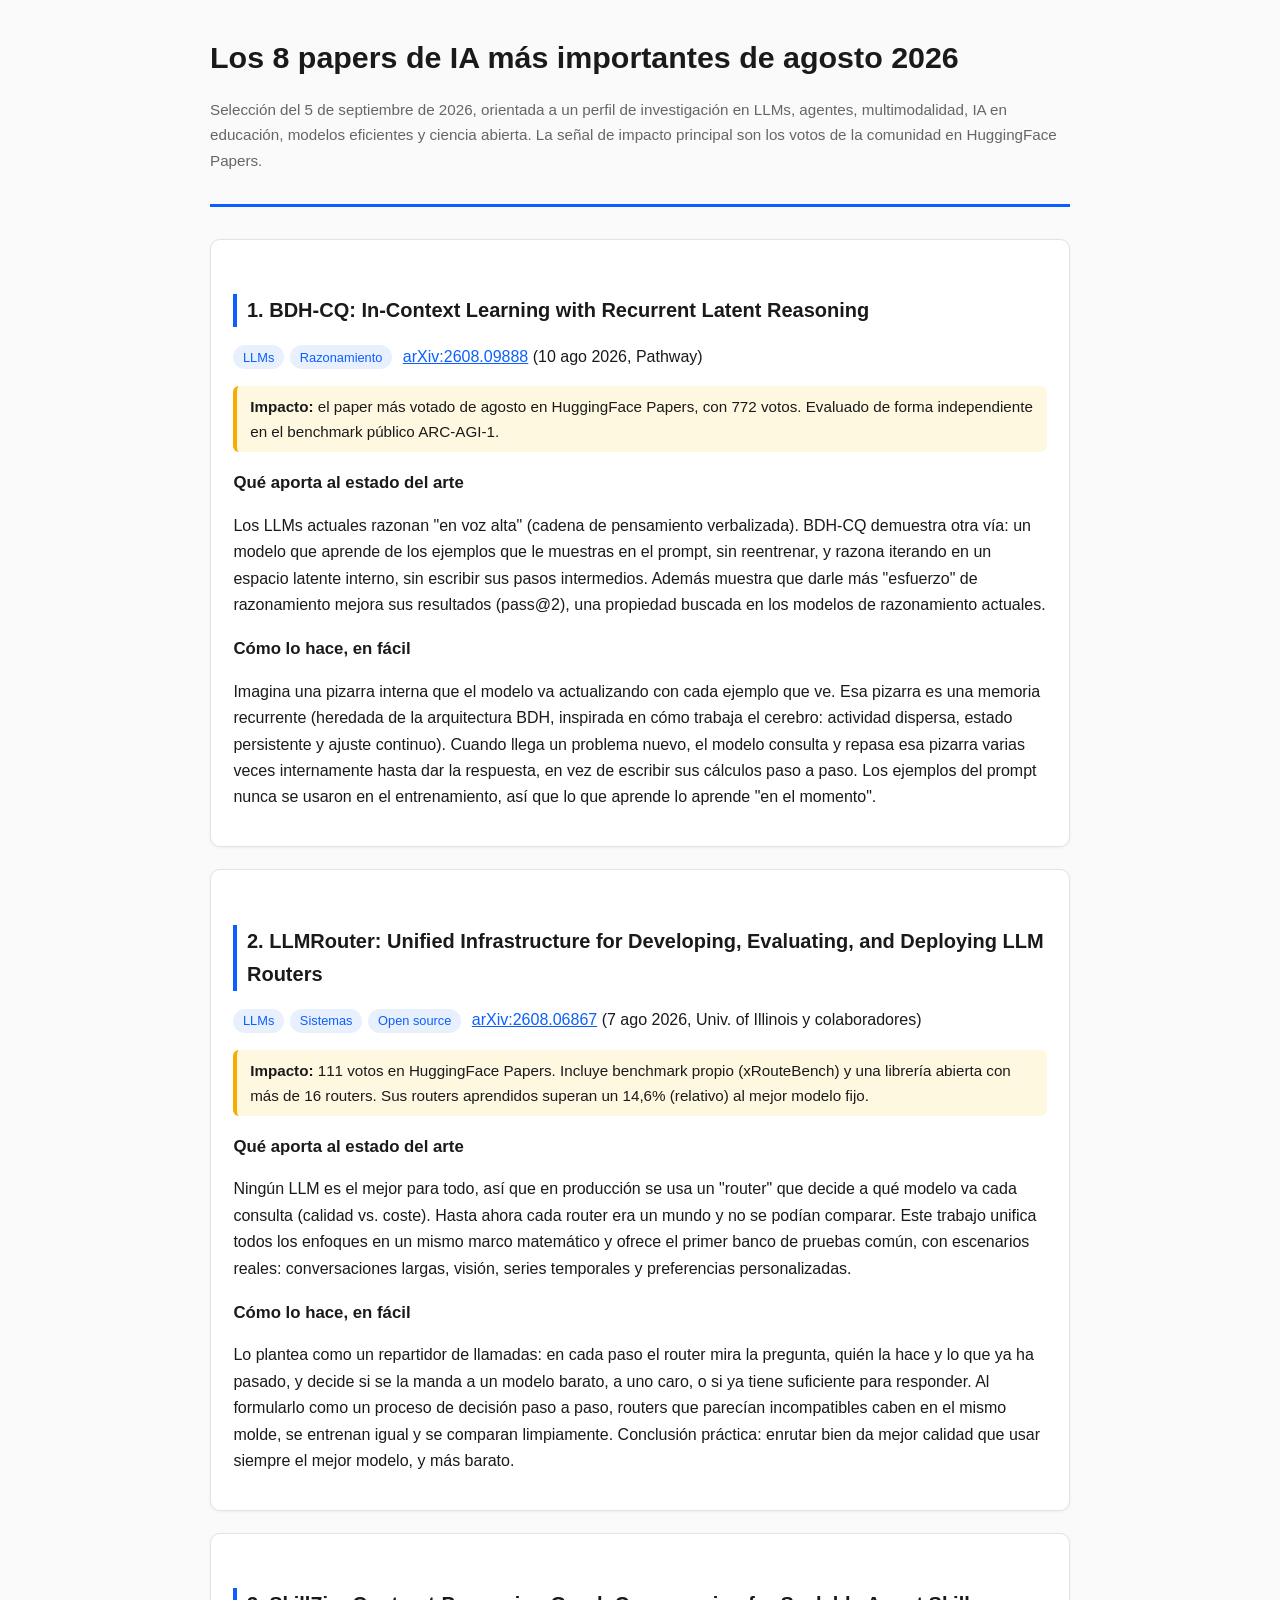
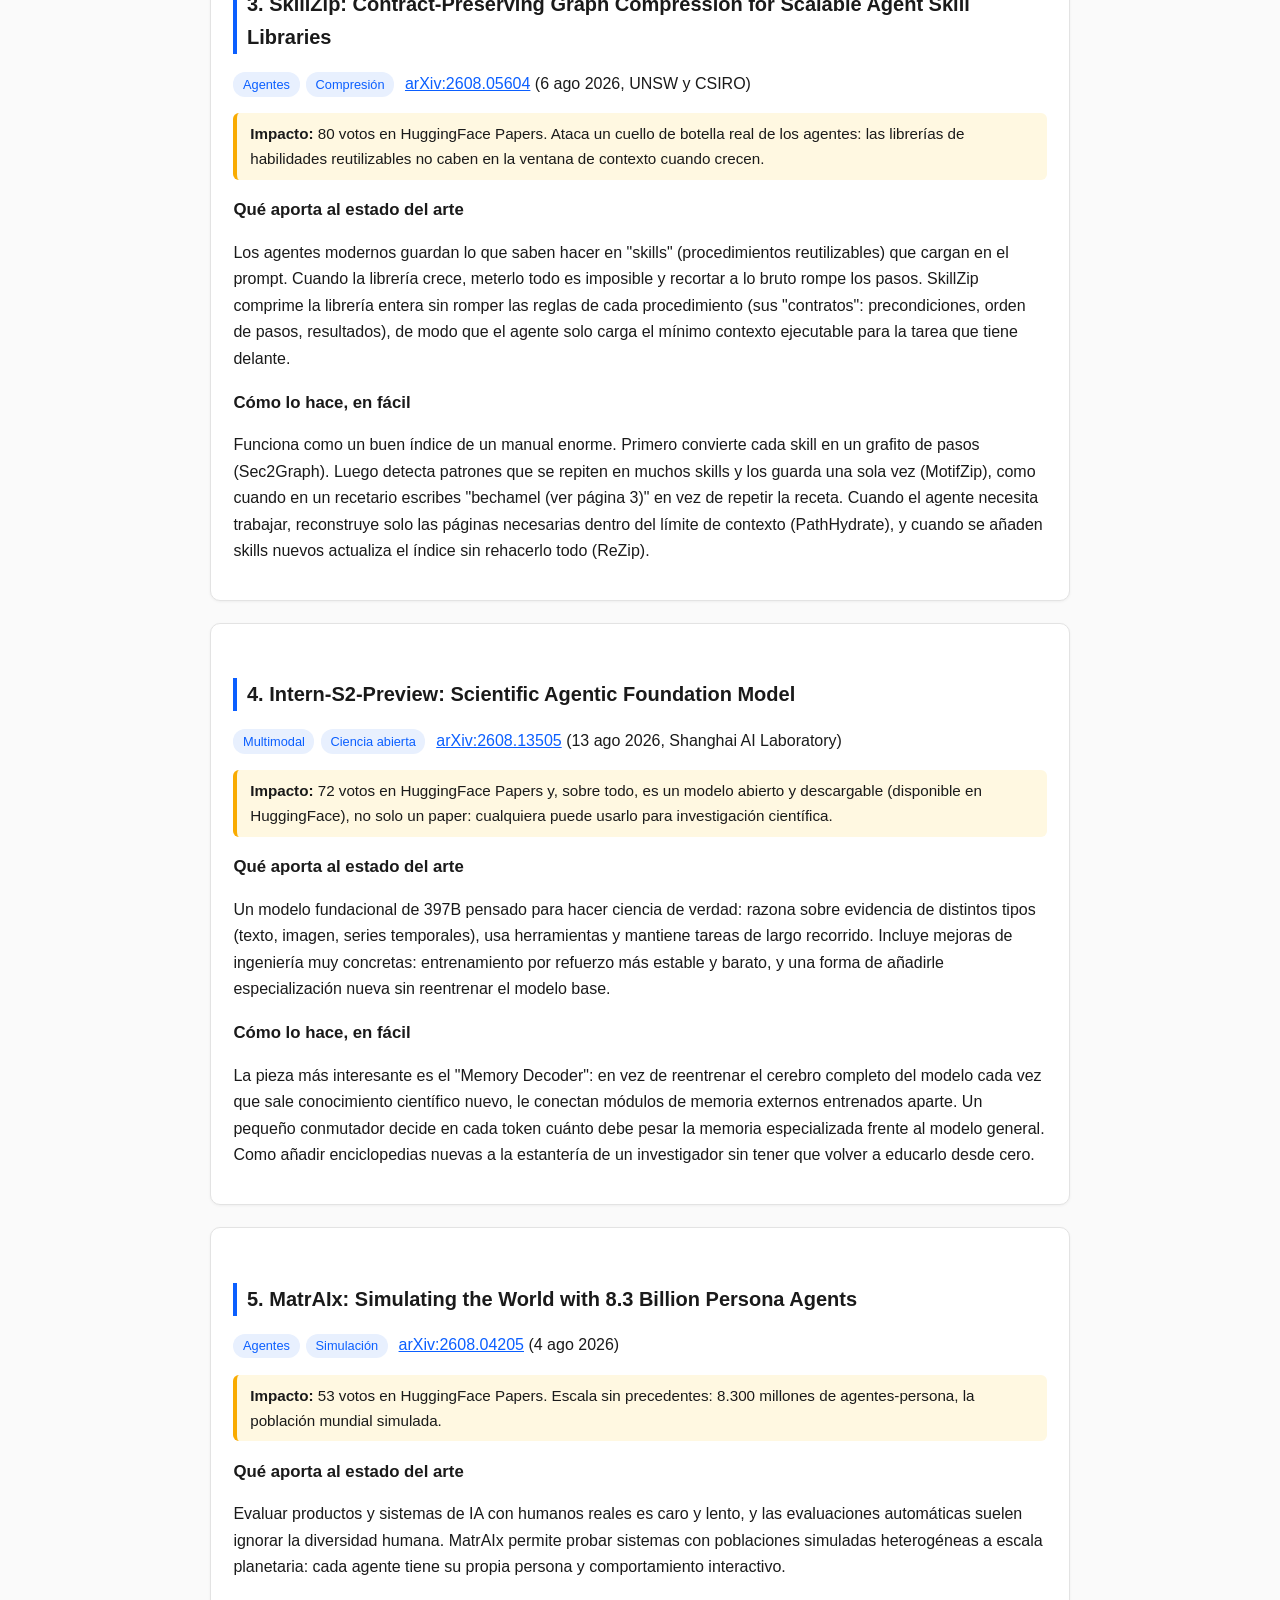
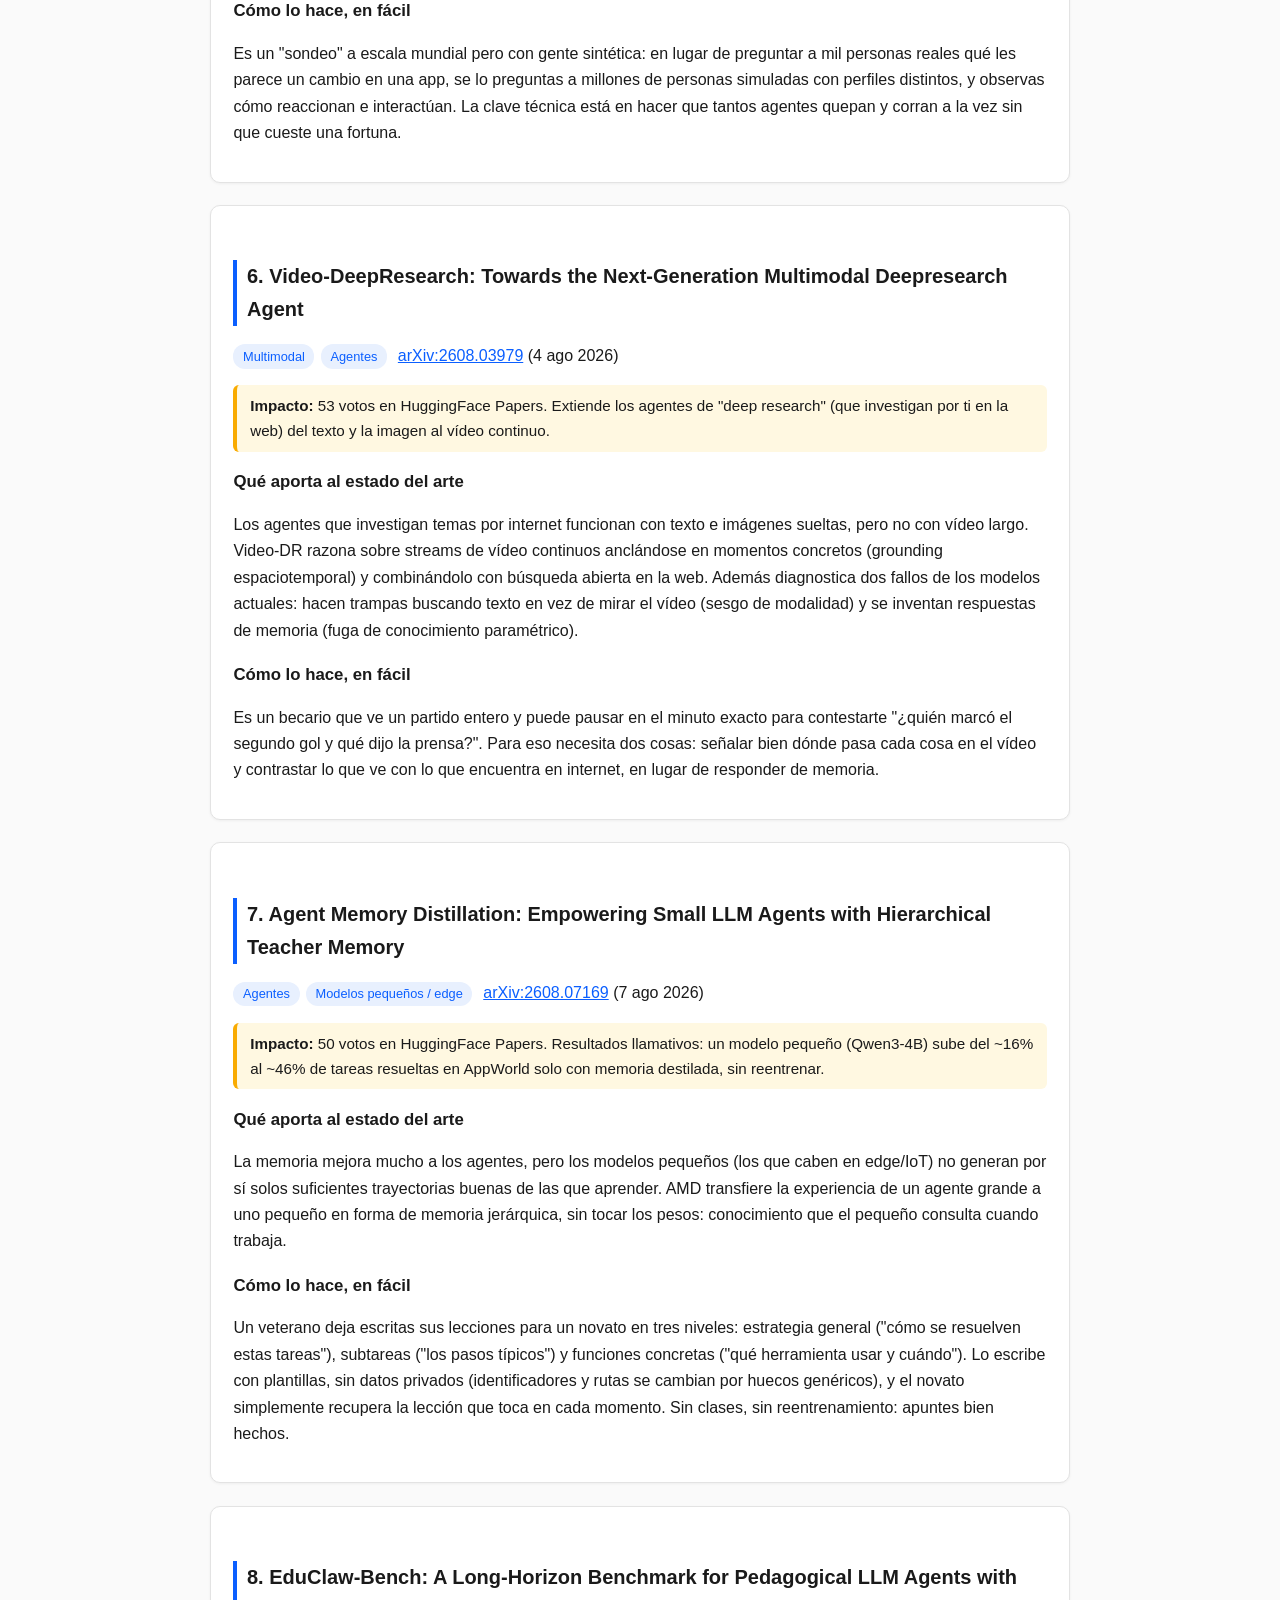
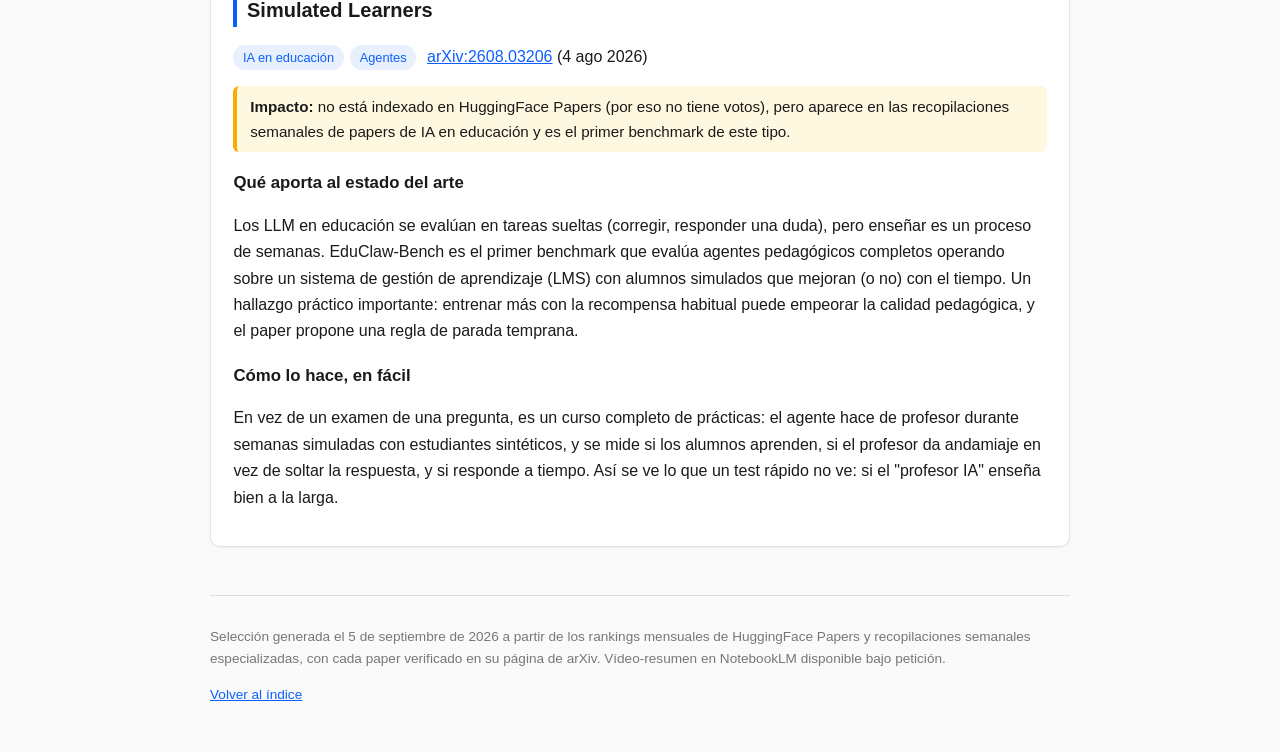
<file: 3-2026-09-05-papers-ia-agosto-2026.html>
<!DOCTYPE html>
<html lang="es">
<head>
<meta charset="utf-8">
<meta name="viewport" content="width=device-width, initial-scale=1">
<title>Los 8 papers de IA más importantes de agosto 2026 | Papers Blog</title>
<link rel="stylesheet" href="style.css">
</head>
<body>
<header>
<h1>Los 8 papers de IA más importantes de agosto 2026</h1>
<p class="sub">Selección del 5 de septiembre de 2026, orientada a un perfil de investigación en LLMs, agentes, multimodalidad, IA en educación, modelos eficientes y ciencia abierta. La señal de impacto principal son los votos de la comunidad en HuggingFace Papers.</p>
</header>

<div class="paper">
<h2>1. BDH-CQ: In-Context Learning with Recurrent Latent Reasoning</h2>
<p><span class="tag">LLMs</span><span class="tag">Razonamiento</span> <a href="https://arxiv.org/abs/2608.09888">arXiv:2608.09888</a> (10 ago 2026, Pathway)</p>
<p class="impacto"><strong>Impacto:</strong> el paper más votado de agosto en HuggingFace Papers, con 772 votos. Evaluado de forma independiente en el benchmark público ARC-AGI-1.</p>
<h3>Qué aporta al estado del arte</h3>
<p>Los LLMs actuales razonan "en voz alta" (cadena de pensamiento verbalizada). BDH-CQ demuestra otra vía: un modelo que aprende de los ejemplos que le muestras en el prompt, sin reentrenar, y razona iterando en un espacio latente interno, sin escribir sus pasos intermedios. Además muestra que darle más "esfuerzo" de razonamiento mejora sus resultados (pass@2), una propiedad buscada en los modelos de razonamiento actuales.</p>
<h3>Cómo lo hace, en fácil</h3>
<p>Imagina una pizarra interna que el modelo va actualizando con cada ejemplo que ve. Esa pizarra es una memoria recurrente (heredada de la arquitectura BDH, inspirada en cómo trabaja el cerebro: actividad dispersa, estado persistente y ajuste continuo). Cuando llega un problema nuevo, el modelo consulta y repasa esa pizarra varias veces internamente hasta dar la respuesta, en vez de escribir sus cálculos paso a paso. Los ejemplos del prompt nunca se usaron en el entrenamiento, así que lo que aprende lo aprende "en el momento".</p>
</div>

<div class="paper">
<h2>2. LLMRouter: Unified Infrastructure for Developing, Evaluating, and Deploying LLM Routers</h2>
<p><span class="tag">LLMs</span><span class="tag">Sistemas</span><span class="tag">Open source</span> <a href="https://arxiv.org/abs/2608.06867">arXiv:2608.06867</a> (7 ago 2026, Univ. of Illinois y colaboradores)</p>
<p class="impacto"><strong>Impacto:</strong> 111 votos en HuggingFace Papers. Incluye benchmark propio (xRouteBench) y una librería abierta con más de 16 routers. Sus routers aprendidos superan un 14,6% (relativo) al mejor modelo fijo.</p>
<h3>Qué aporta al estado del arte</h3>
<p>Ningún LLM es el mejor para todo, así que en producción se usa un "router" que decide a qué modelo va cada consulta (calidad vs. coste). Hasta ahora cada router era un mundo y no se podían comparar. Este trabajo unifica todos los enfoques en un mismo marco matemático y ofrece el primer banco de pruebas común, con escenarios reales: conversaciones largas, visión, series temporales y preferencias personalizadas.</p>
<h3>Cómo lo hace, en fácil</h3>
<p>Lo plantea como un repartidor de llamadas: en cada paso el router mira la pregunta, quién la hace y lo que ya ha pasado, y decide si se la manda a un modelo barato, a uno caro, o si ya tiene suficiente para responder. Al formularlo como un proceso de decisión paso a paso, routers que parecían incompatibles caben en el mismo molde, se entrenan igual y se comparan limpiamente. Conclusión práctica: enrutar bien da mejor calidad que usar siempre el mejor modelo, y más barato.</p>
</div>

<div class="paper">
<h2>3. SkillZip: Contract-Preserving Graph Compression for Scalable Agent Skill Libraries</h2>
<p><span class="tag">Agentes</span><span class="tag">Compresión</span> <a href="https://arxiv.org/abs/2608.05604">arXiv:2608.05604</a> (6 ago 2026, UNSW y CSIRO)</p>
<p class="impacto"><strong>Impacto:</strong> 80 votos en HuggingFace Papers. Ataca un cuello de botella real de los agentes: las librerías de habilidades reutilizables no caben en la ventana de contexto cuando crecen.</p>
<h3>Qué aporta al estado del arte</h3>
<p>Los agentes modernos guardan lo que saben hacer en "skills" (procedimientos reutilizables) que cargan en el prompt. Cuando la librería crece, meterlo todo es imposible y recortar a lo bruto rompe los pasos. SkillZip comprime la librería entera sin romper las reglas de cada procedimiento (sus "contratos": precondiciones, orden de pasos, resultados), de modo que el agente solo carga el mínimo contexto ejecutable para la tarea que tiene delante.</p>
<h3>Cómo lo hace, en fácil</h3>
<p>Funciona como un buen índice de un manual enorme. Primero convierte cada skill en un grafito de pasos (Sec2Graph). Luego detecta patrones que se repiten en muchos skills y los guarda una sola vez (MotifZip), como cuando en un recetario escribes "bechamel (ver página 3)" en vez de repetir la receta. Cuando el agente necesita trabajar, reconstruye solo las páginas necesarias dentro del límite de contexto (PathHydrate), y cuando se añaden skills nuevos actualiza el índice sin rehacerlo todo (ReZip).</p>
</div>

<div class="paper">
<h2>4. Intern-S2-Preview: Scientific Agentic Foundation Model</h2>
<p><span class="tag">Multimodal</span><span class="tag">Ciencia abierta</span> <a href="https://arxiv.org/abs/2608.13505">arXiv:2608.13505</a> (13 ago 2026, Shanghai AI Laboratory)</p>
<p class="impacto"><strong>Impacto:</strong> 72 votos en HuggingFace Papers y, sobre todo, es un modelo abierto y descargable (disponible en HuggingFace), no solo un paper: cualquiera puede usarlo para investigación científica.</p>
<h3>Qué aporta al estado del arte</h3>
<p>Un modelo fundacional de 397B pensado para hacer ciencia de verdad: razona sobre evidencia de distintos tipos (texto, imagen, series temporales), usa herramientas y mantiene tareas de largo recorrido. Incluye mejoras de ingeniería muy concretas: entrenamiento por refuerzo más estable y barato, y una forma de añadirle especialización nueva sin reentrenar el modelo base.</p>
<h3>Cómo lo hace, en fácil</h3>
<p>La pieza más interesante es el "Memory Decoder": en vez de reentrenar el cerebro completo del modelo cada vez que sale conocimiento científico nuevo, le conectan módulos de memoria externos entrenados aparte. Un pequeño conmutador decide en cada token cuánto debe pesar la memoria especializada frente al modelo general. Como añadir enciclopedias nuevas a la estantería de un investigador sin tener que volver a educarlo desde cero.</p>
</div>

<div class="paper">
<h2>5. MatrAIx: Simulating the World with 8.3 Billion Persona Agents</h2>
<p><span class="tag">Agentes</span><span class="tag">Simulación</span> <a href="https://arxiv.org/abs/2608.04205">arXiv:2608.04205</a> (4 ago 2026)</p>
<p class="impacto"><strong>Impacto:</strong> 53 votos en HuggingFace Papers. Escala sin precedentes: 8.300 millones de agentes-persona, la población mundial simulada.</p>
<h3>Qué aporta al estado del arte</h3>
<p>Evaluar productos y sistemas de IA con humanos reales es caro y lento, y las evaluaciones automáticas suelen ignorar la diversidad humana. MatrAIx permite probar sistemas con poblaciones simuladas heterogéneas a escala planetaria: cada agente tiene su propia persona y comportamiento interactivo.</p>
<h3>Cómo lo hace, en fácil</h3>
<p>Es un "sondeo" a escala mundial pero con gente sintética: en lugar de preguntar a mil personas reales qué les parece un cambio en una app, se lo preguntas a millones de personas simuladas con perfiles distintos, y observas cómo reaccionan e interactúan. La clave técnica está en hacer que tantos agentes quepan y corran a la vez sin que cueste una fortuna.</p>
</div>

<div class="paper">
<h2>6. Video-DeepResearch: Towards the Next-Generation Multimodal Deepresearch Agent</h2>
<p><span class="tag">Multimodal</span><span class="tag">Agentes</span> <a href="https://arxiv.org/abs/2608.03979">arXiv:2608.03979</a> (4 ago 2026)</p>
<p class="impacto"><strong>Impacto:</strong> 53 votos en HuggingFace Papers. Extiende los agentes de "deep research" (que investigan por ti en la web) del texto y la imagen al vídeo continuo.</p>
<h3>Qué aporta al estado del arte</h3>
<p>Los agentes que investigan temas por internet funcionan con texto e imágenes sueltas, pero no con vídeo largo. Video-DR razona sobre streams de vídeo continuos anclándose en momentos concretos (grounding espaciotemporal) y combinándolo con búsqueda abierta en la web. Además diagnostica dos fallos de los modelos actuales: hacen trampas buscando texto en vez de mirar el vídeo (sesgo de modalidad) y se inventan respuestas de memoria (fuga de conocimiento paramétrico).</p>
<h3>Cómo lo hace, en fácil</h3>
<p>Es un becario que ve un partido entero y puede pausar en el minuto exacto para contestarte "¿quién marcó el segundo gol y qué dijo la prensa?". Para eso necesita dos cosas: señalar bien dónde pasa cada cosa en el vídeo y contrastar lo que ve con lo que encuentra en internet, en lugar de responder de memoria.</p>
</div>

<div class="paper">
<h2>7. Agent Memory Distillation: Empowering Small LLM Agents with Hierarchical Teacher Memory</h2>
<p><span class="tag">Agentes</span><span class="tag">Modelos pequeños / edge</span> <a href="https://arxiv.org/abs/2608.07169">arXiv:2608.07169</a> (7 ago 2026)</p>
<p class="impacto"><strong>Impacto:</strong> 50 votos en HuggingFace Papers. Resultados llamativos: un modelo pequeño (Qwen3-4B) sube del ~16% al ~46% de tareas resueltas en AppWorld solo con memoria destilada, sin reentrenar.</p>
<h3>Qué aporta al estado del arte</h3>
<p>La memoria mejora mucho a los agentes, pero los modelos pequeños (los que caben en edge/IoT) no generan por sí solos suficientes trayectorias buenas de las que aprender. AMD transfiere la experiencia de un agente grande a uno pequeño en forma de memoria jerárquica, sin tocar los pesos: conocimiento que el pequeño consulta cuando trabaja.</p>
<h3>Cómo lo hace, en fácil</h3>
<p>Un veterano deja escritas sus lecciones para un novato en tres niveles: estrategia general ("cómo se resuelven estas tareas"), subtareas ("los pasos típicos") y funciones concretas ("qué herramienta usar y cuándo"). Lo escribe con plantillas, sin datos privados (identificadores y rutas se cambian por huecos genéricos), y el novato simplemente recupera la lección que toca en cada momento. Sin clases, sin reentrenamiento: apuntes bien hechos.</p>
</div>

<div class="paper">
<h2>8. EduClaw-Bench: A Long-Horizon Benchmark for Pedagogical LLM Agents with Simulated Learners</h2>
<p><span class="tag">IA en educación</span><span class="tag">Agentes</span> <a href="https://arxiv.org/abs/2608.03206">arXiv:2608.03206</a> (4 ago 2026)</p>
<p class="impacto"><strong>Impacto:</strong> no está indexado en HuggingFace Papers (por eso no tiene votos), pero aparece en las recopilaciones semanales de papers de IA en educación y es el primer benchmark de este tipo.</p>
<h3>Qué aporta al estado del arte</h3>
<p>Los LLM en educación se evalúan en tareas sueltas (corregir, responder una duda), pero enseñar es un proceso de semanas. EduClaw-Bench es el primer benchmark que evalúa agentes pedagógicos completos operando sobre un sistema de gestión de aprendizaje (LMS) con alumnos simulados que mejoran (o no) con el tiempo. Un hallazgo práctico importante: entrenar más con la recompensa habitual puede empeorar la calidad pedagógica, y el paper propone una regla de parada temprana.</p>
<h3>Cómo lo hace, en fácil</h3>
<p>En vez de un examen de una pregunta, es un curso completo de prácticas: el agente hace de profesor durante semanas simuladas con estudiantes sintéticos, y se mide si los alumnos aprenden, si el profesor da andamiaje en vez de soltar la respuesta, y si responde a tiempo. Así se ve lo que un test rápido no ve: si el "profesor IA" enseña bien a la larga.</p>
</div>

<footer>
<p>Selección generada el 5 de septiembre de 2026 a partir de los rankings mensuales de HuggingFace Papers y recopilaciones semanales especializadas, con cada paper verificado en su página de arXiv. Vídeo-resumen en NotebookLM disponible bajo petición.</p>
<p><a href="index.html">Volver al índice</a></p>
</footer>
</body>
</html>
</file>
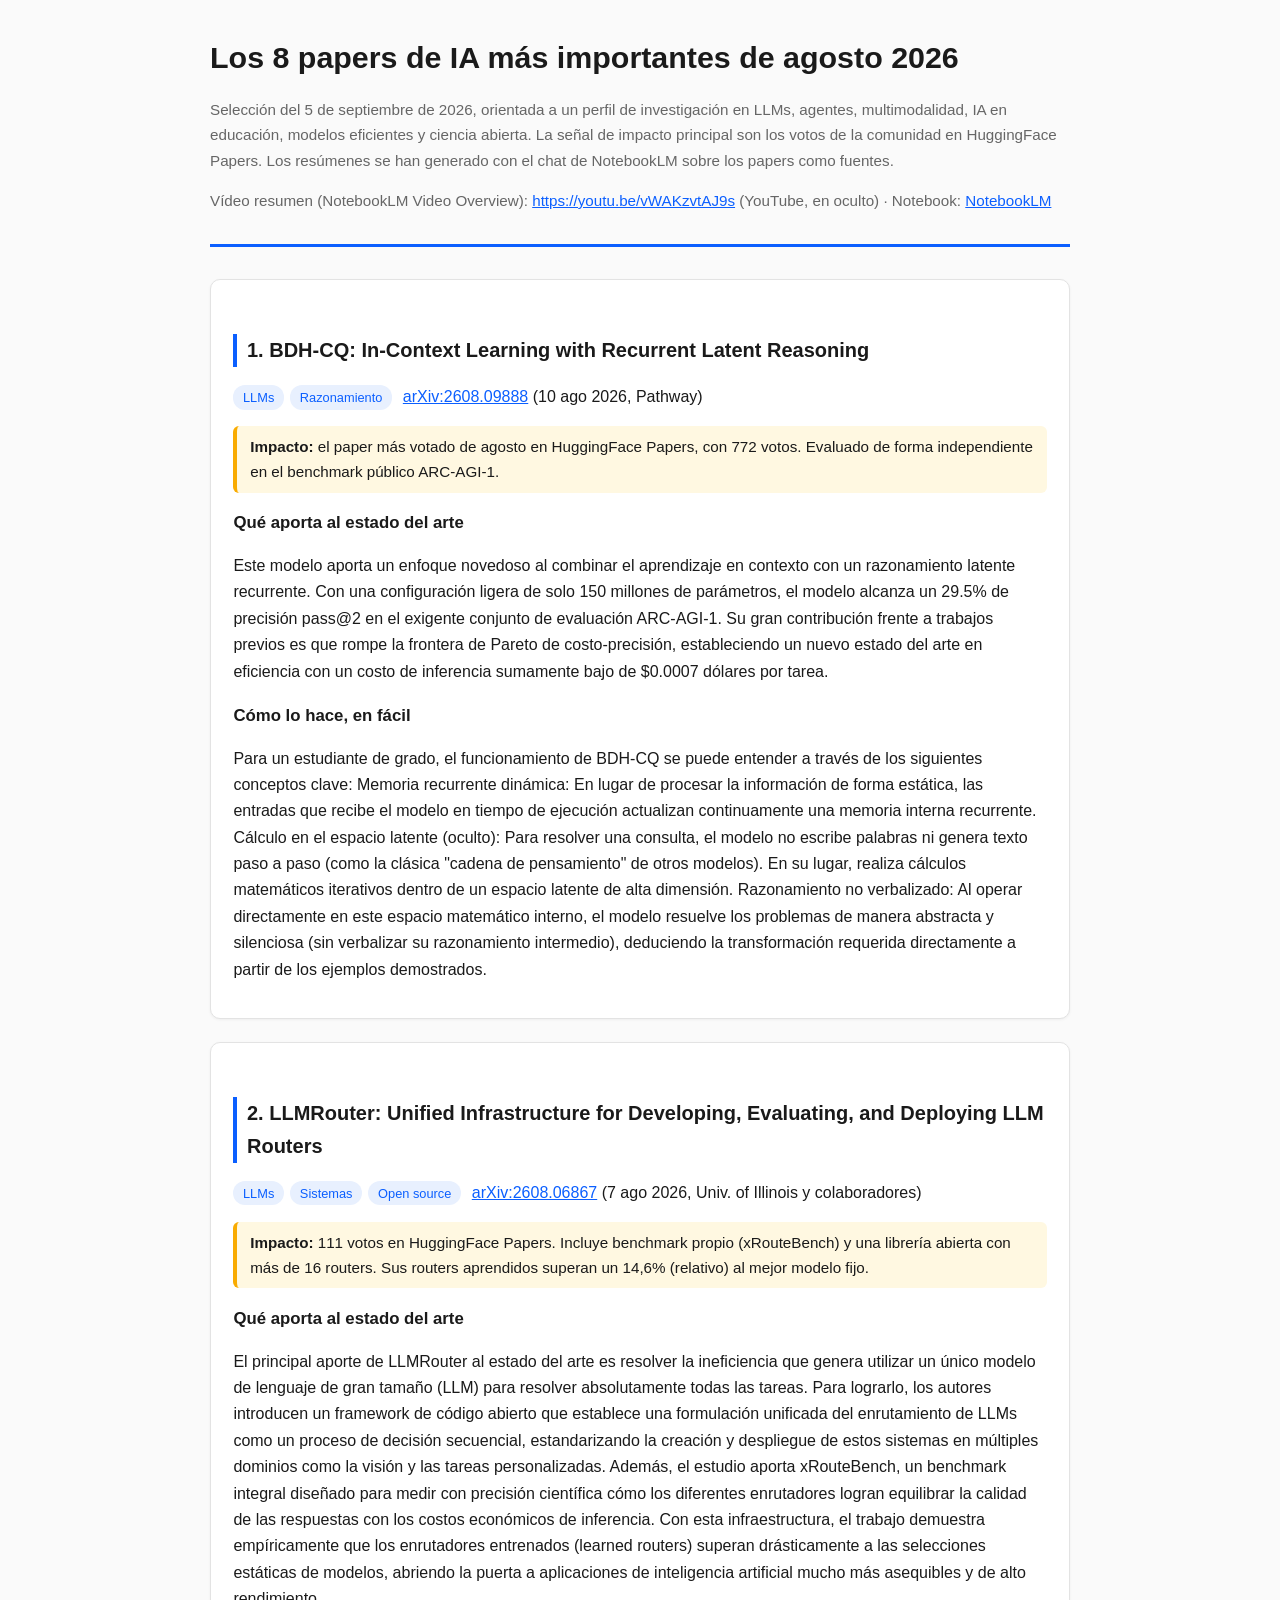
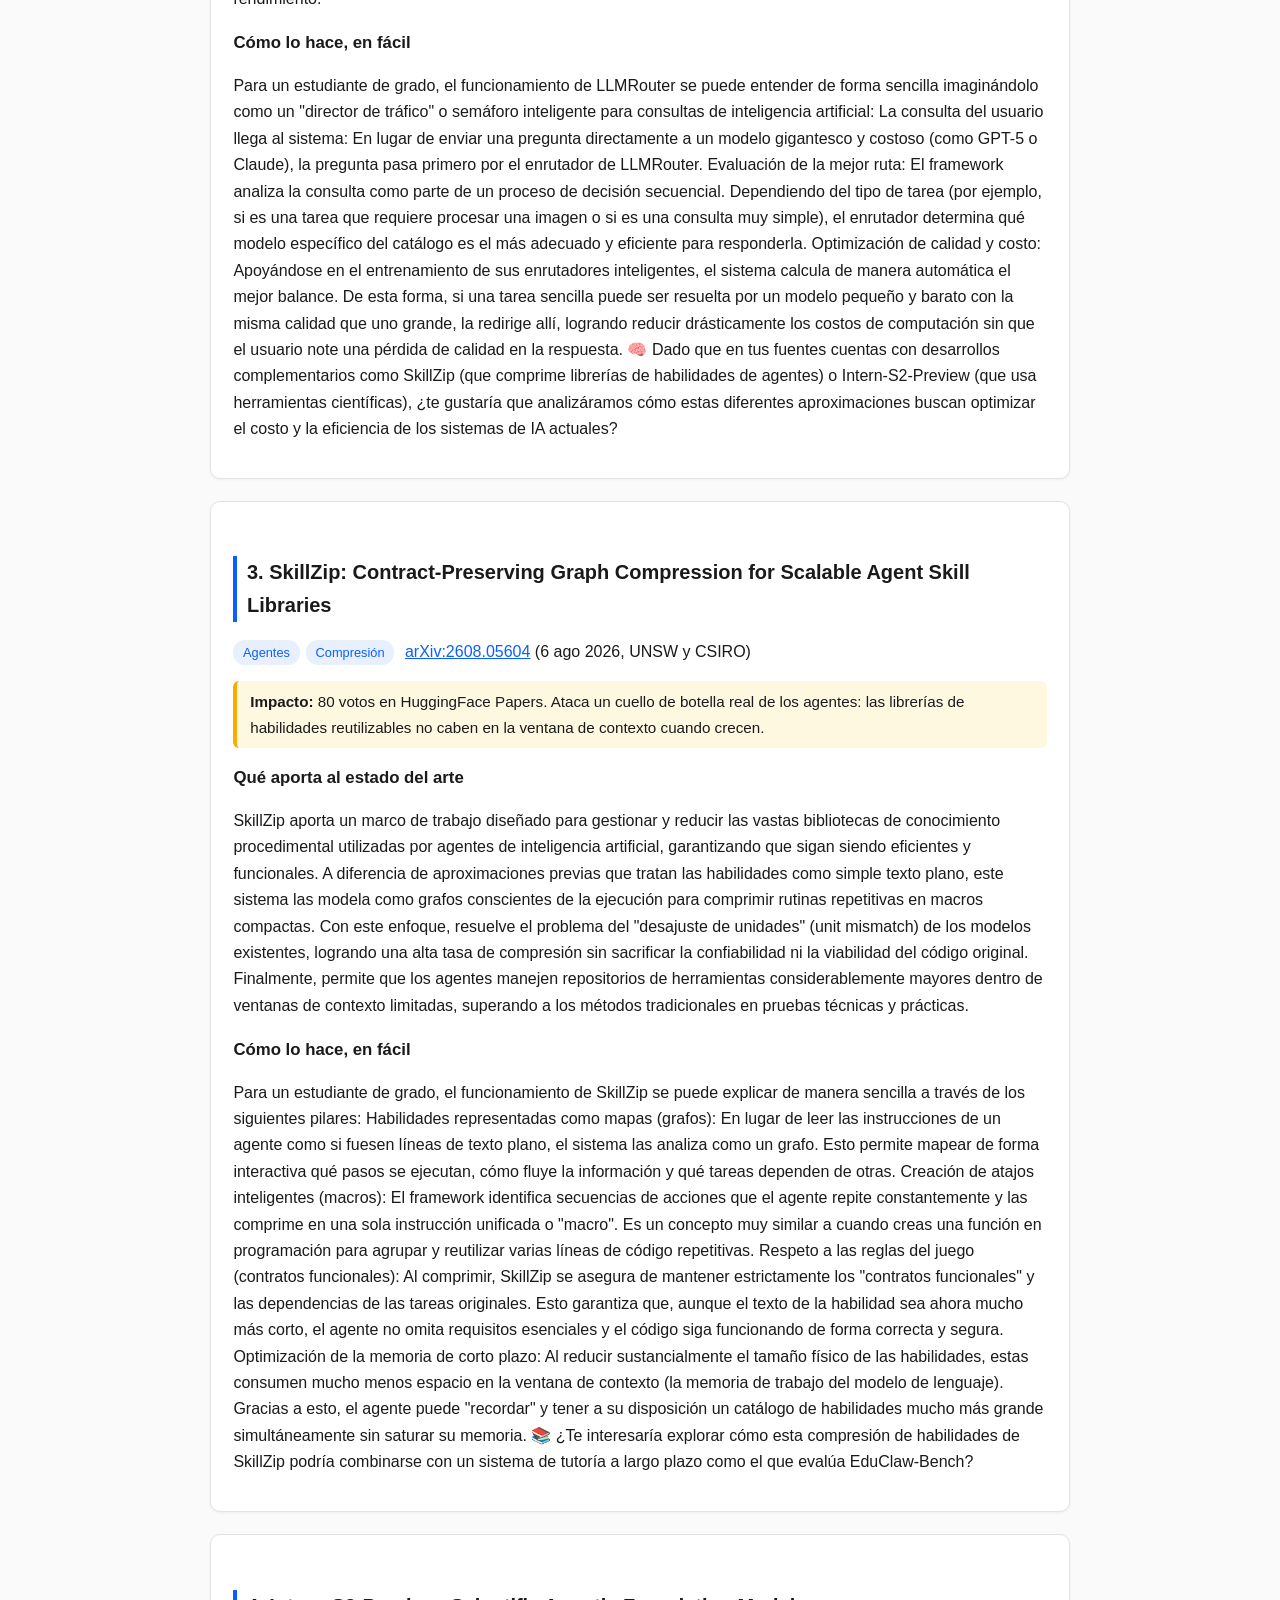
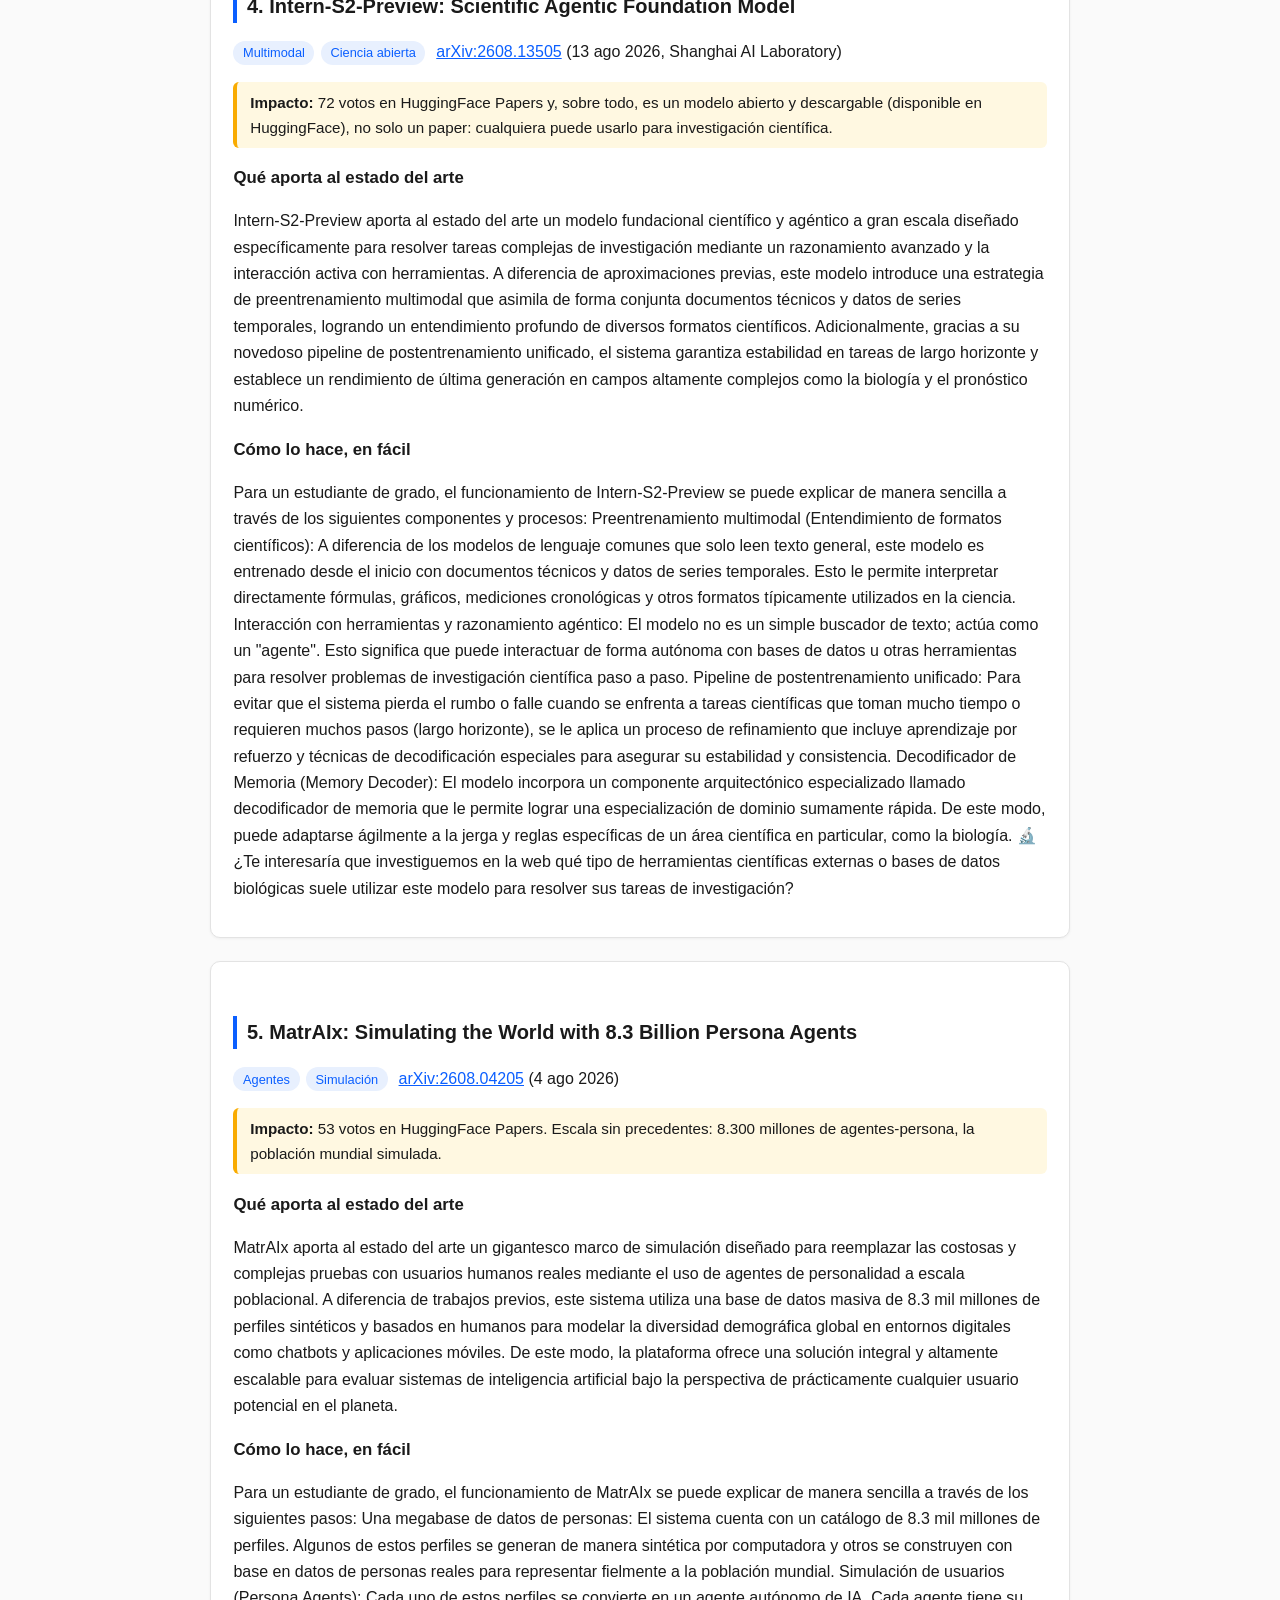
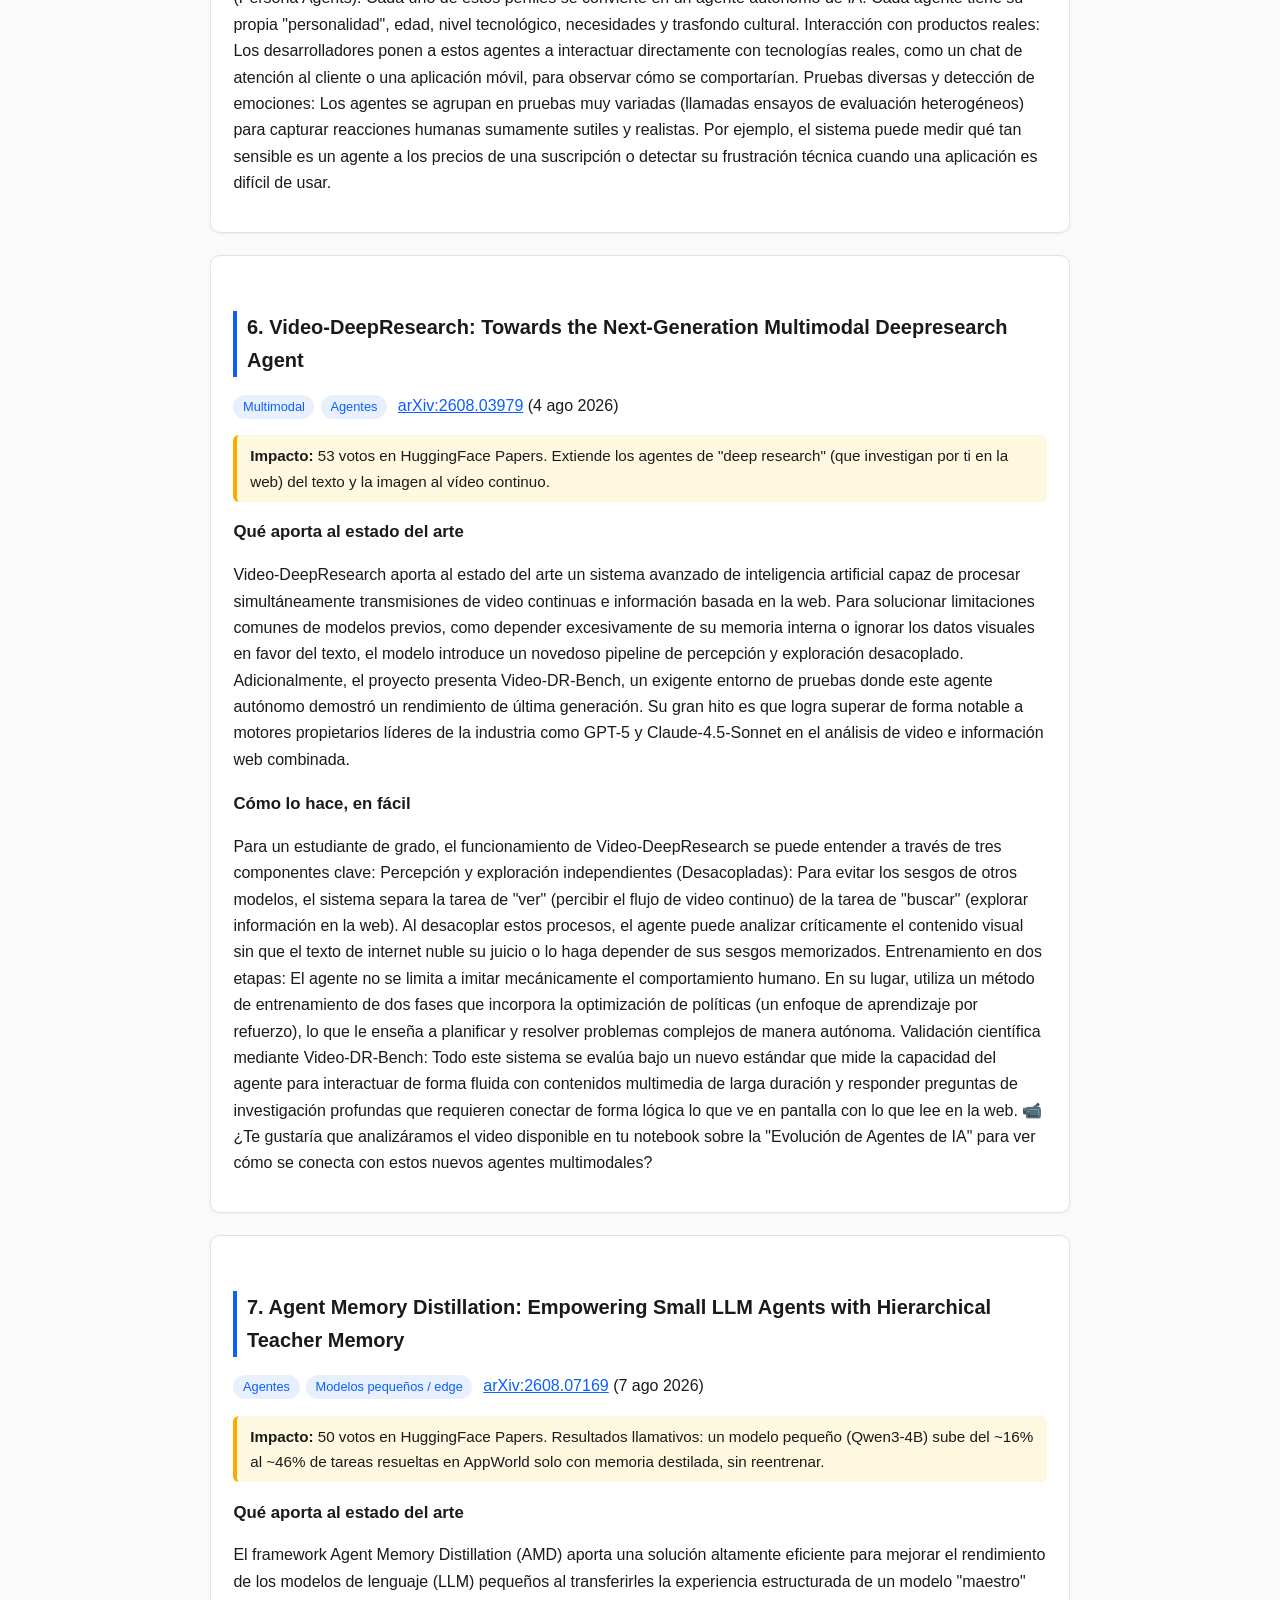
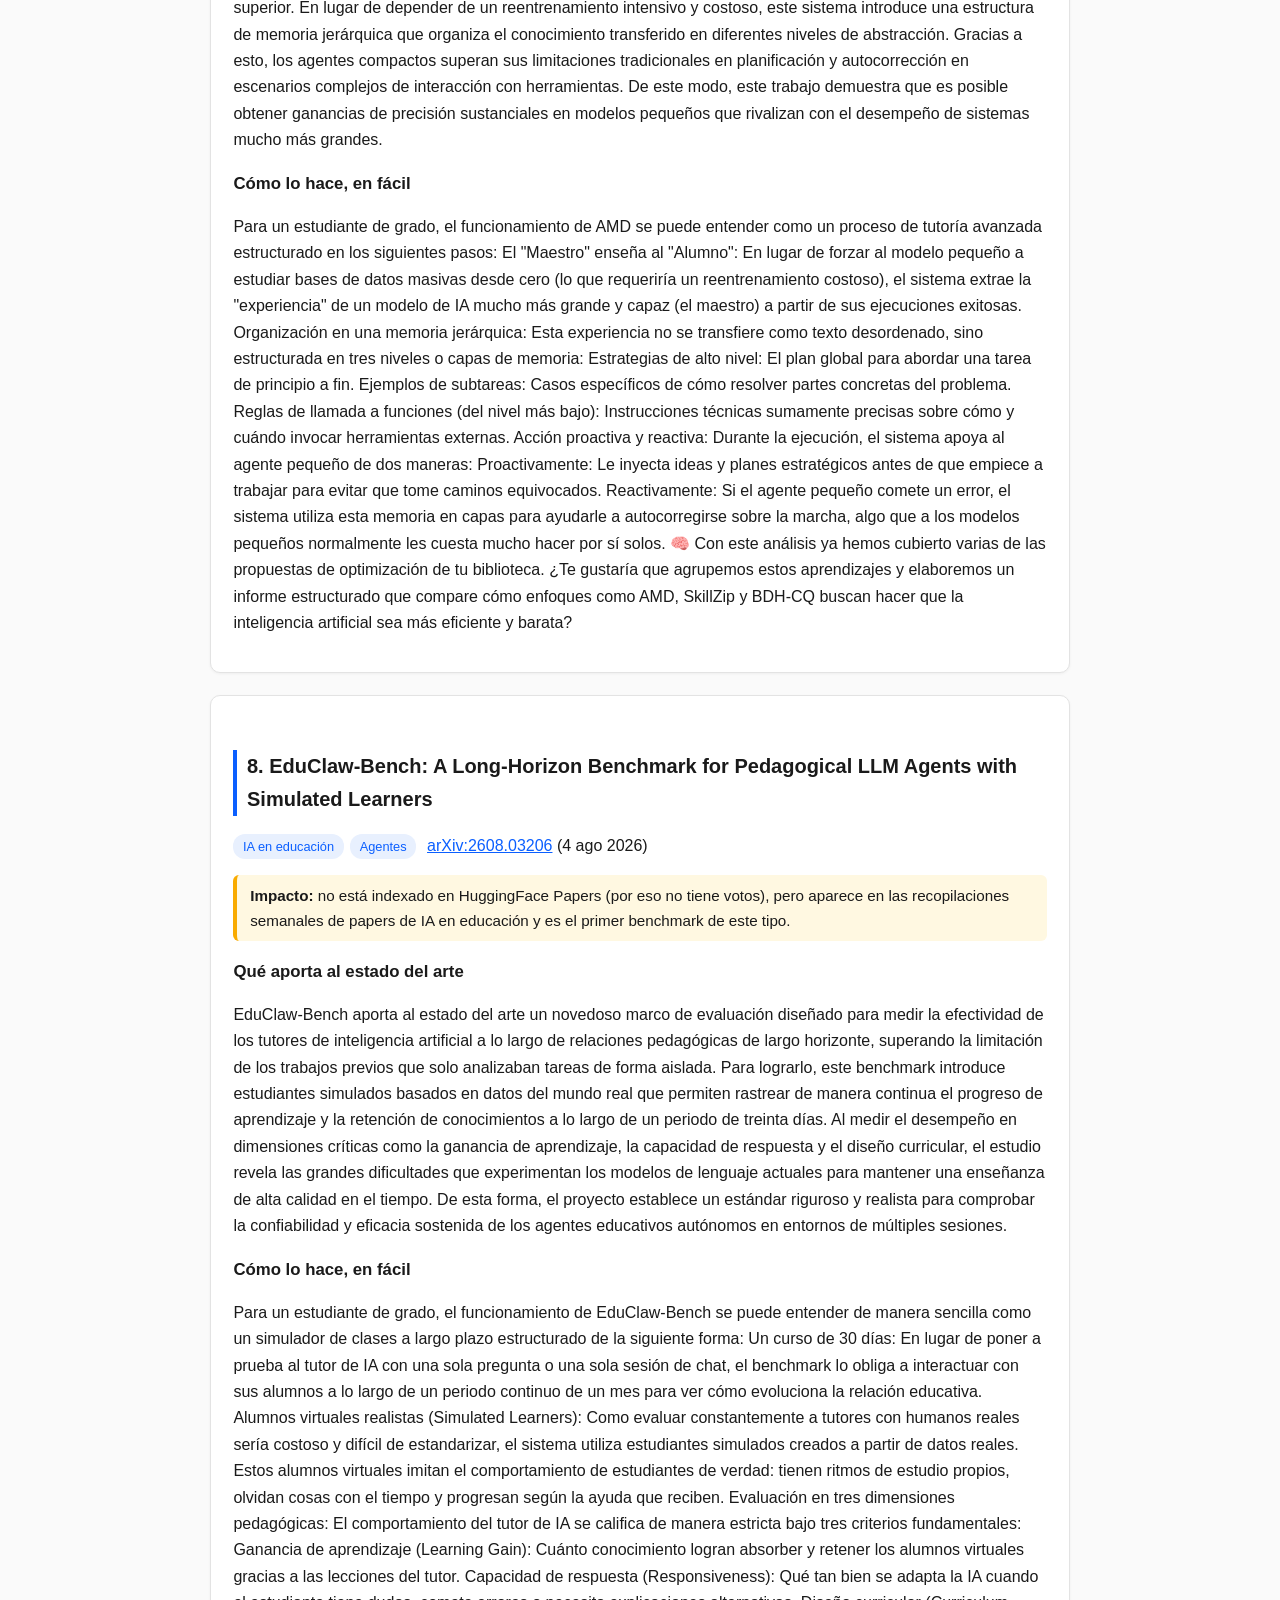
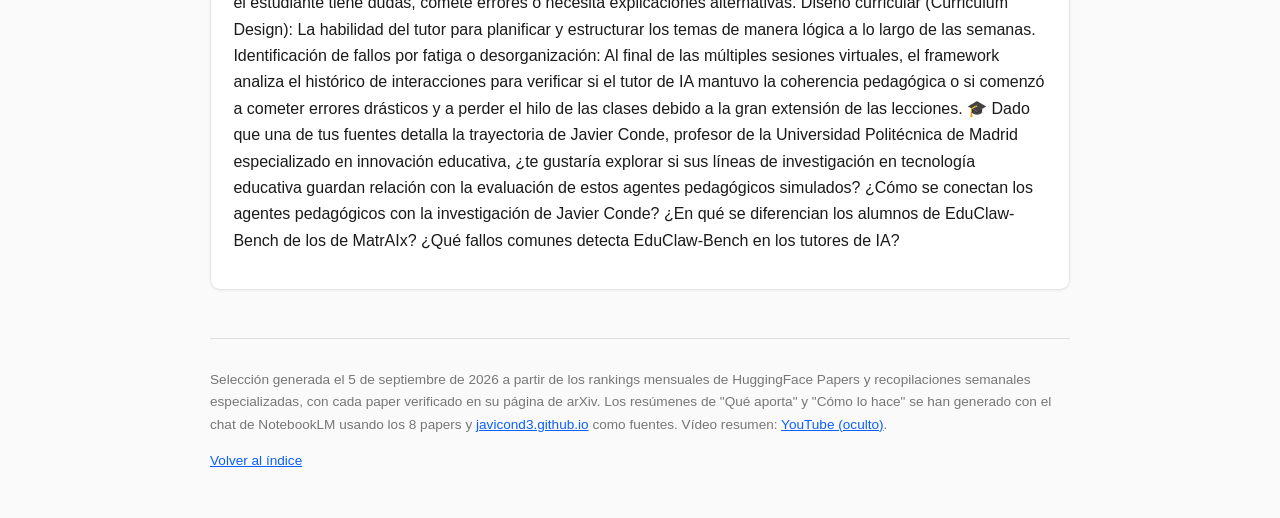
<file: 5-2026-09-05-papers-ia-agosto-2026.html>
<!DOCTYPE html>
<html lang="es">
<head>
<meta charset="utf-8">
<meta name="viewport" content="width=device-width, initial-scale=1">
<title>Los 8 papers de IA más importantes de agosto 2026 | Papers Blog</title>
<link rel="stylesheet" href="style.css">
</head>
<body>
<header>
<h1>Los 8 papers de IA más importantes de agosto 2026</h1>
<p class="sub">Selección del 5 de septiembre de 2026, orientada a un perfil de investigación en LLMs, agentes, multimodalidad, IA en educación, modelos eficientes y ciencia abierta. La señal de impacto principal son los votos de la comunidad en HuggingFace Papers. Los resúmenes se han generado con el chat de NotebookLM sobre los papers como fuentes.</p>
<p class="sub">Vídeo resumen (NotebookLM Video Overview): <a href="https://youtu.be/vWAKzvtAJ9s">https://youtu.be/vWAKzvtAJ9s</a> (YouTube, en oculto) · Notebook: <a href="https://notebook.google.com/notebook/38267bdc-e6fc-4d5d-b4f5-a2fb7c56b67a">NotebookLM</a></p>
</header>



<div class="paper">
<h2>1. BDH-CQ: In-Context Learning with Recurrent Latent Reasoning</h2>
<p><span class="tag">LLMs</span><span class="tag">Razonamiento</span> <a href="https://arxiv.org/abs/2608.09888">arXiv:2608.09888</a> (10 ago 2026, Pathway)</p>
<p class="impacto"><strong>Impacto:</strong> el paper más votado de agosto en HuggingFace Papers, con 772 votos. Evaluado de forma independiente en el benchmark público ARC-AGI-1.</p>
<h3>Qué aporta al estado del arte</h3>
<p>Este modelo aporta un enfoque novedoso al combinar el aprendizaje en contexto con un razonamiento latente recurrente. Con una configuración ligera de solo 150 millones de parámetros, el modelo alcanza un 29.5% de precisión pass@2 en el exigente conjunto de evaluación ARC-AGI-1. Su gran contribución frente a trabajos previos es que rompe la frontera de Pareto de costo-precisión, estableciendo un nuevo estado del arte en eficiencia con un costo de inferencia sumamente bajo de $0.0007 dólares por tarea.</p>
<h3>Cómo lo hace, en fácil</h3>
<p>Para un estudiante de grado, el funcionamiento de BDH-CQ se puede entender a través de los siguientes conceptos clave: Memoria recurrente dinámica: En lugar de procesar la información de forma estática, las entradas que recibe el modelo en tiempo de ejecución actualizan continuamente una memoria interna recurrente. Cálculo en el espacio latente (oculto): Para resolver una consulta, el modelo no escribe palabras ni genera texto paso a paso (como la clásica &quot;cadena de pensamiento&quot; de otros modelos). En su lugar, realiza cálculos matemáticos iterativos dentro de un espacio latente de alta dimensión. Razonamiento no verbalizado: Al operar directamente en este espacio matemático interno, el modelo resuelve los problemas de manera abstracta y silenciosa (sin verbalizar su razonamiento intermedio), deduciendo la transformación requerida directamente a partir de los ejemplos demostrados.</p>
</div>

<div class="paper">
<h2>2. LLMRouter: Unified Infrastructure for Developing, Evaluating, and Deploying LLM Routers</h2>
<p><span class="tag">LLMs</span><span class="tag">Sistemas</span><span class="tag">Open source</span> <a href="https://arxiv.org/abs/2608.06867">arXiv:2608.06867</a> (7 ago 2026, Univ. of Illinois y colaboradores)</p>
<p class="impacto"><strong>Impacto:</strong> 111 votos en HuggingFace Papers. Incluye benchmark propio (xRouteBench) y una librería abierta con más de 16 routers. Sus routers aprendidos superan un 14,6% (relativo) al mejor modelo fijo.</p>
<h3>Qué aporta al estado del arte</h3>
<p>El principal aporte de LLMRouter al estado del arte es resolver la ineficiencia que genera utilizar un único modelo de lenguaje de gran tamaño (LLM) para resolver absolutamente todas las tareas. Para lograrlo, los autores introducen un framework de código abierto que establece una formulación unificada del enrutamiento de LLMs como un proceso de decisión secuencial, estandarizando la creación y despliegue de estos sistemas en múltiples dominios como la visión y las tareas personalizadas. Además, el estudio aporta xRouteBench, un benchmark integral diseñado para medir con precisión científica cómo los diferentes enrutadores logran equilibrar la calidad de las respuestas con los costos económicos de inferencia. Con esta infraestructura, el trabajo demuestra empíricamente que los enrutadores entrenados (learned routers) superan drásticamente a las selecciones estáticas de modelos, abriendo la puerta a aplicaciones de inteligencia artificial mucho más asequibles y de alto rendimiento.</p>
<h3>Cómo lo hace, en fácil</h3>
<p>Para un estudiante de grado, el funcionamiento de LLMRouter se puede entender de forma sencilla imaginándolo como un &quot;director de tráfico&quot; o semáforo inteligente para consultas de inteligencia artificial: La consulta del usuario llega al sistema: En lugar de enviar una pregunta directamente a un modelo gigantesco y costoso (como GPT-5 o Claude), la pregunta pasa primero por el enrutador de LLMRouter. Evaluación de la mejor ruta: El framework analiza la consulta como parte de un proceso de decisión secuencial. Dependiendo del tipo de tarea (por ejemplo, si es una tarea que requiere procesar una imagen o si es una consulta muy simple), el enrutador determina qué modelo específico del catálogo es el más adecuado y eficiente para responderla. Optimización de calidad y costo: Apoyándose en el entrenamiento de sus enrutadores inteligentes, el sistema calcula de manera automática el mejor balance. De esta forma, si una tarea sencilla puede ser resuelta por un modelo pequeño y barato con la misma calidad que uno grande, la redirige allí, logrando reducir drásticamente los costos de computación sin que el usuario note una pérdida de calidad en la respuesta. 🧠 Dado que en tus fuentes cuentas con desarrollos complementarios como SkillZip (que comprime librerías de habilidades de agentes) o Intern-S2-Preview (que usa herramientas científicas), ¿te gustaría que analizáramos cómo estas diferentes aproximaciones buscan optimizar el costo y la eficiencia de los sistemas de IA actuales?</p>
</div>

<div class="paper">
<h2>3. SkillZip: Contract-Preserving Graph Compression for Scalable Agent Skill Libraries</h2>
<p><span class="tag">Agentes</span><span class="tag">Compresión</span> <a href="https://arxiv.org/abs/2608.05604">arXiv:2608.05604</a> (6 ago 2026, UNSW y CSIRO)</p>
<p class="impacto"><strong>Impacto:</strong> 80 votos en HuggingFace Papers. Ataca un cuello de botella real de los agentes: las librerías de habilidades reutilizables no caben en la ventana de contexto cuando crecen.</p>
<h3>Qué aporta al estado del arte</h3>
<p>SkillZip aporta un marco de trabajo diseñado para gestionar y reducir las vastas bibliotecas de conocimiento procedimental utilizadas por agentes de inteligencia artificial, garantizando que sigan siendo eficientes y funcionales. A diferencia de aproximaciones previas que tratan las habilidades como simple texto plano, este sistema las modela como grafos conscientes de la ejecución para comprimir rutinas repetitivas en macros compactas. Con este enfoque, resuelve el problema del &quot;desajuste de unidades&quot; (unit mismatch) de los modelos existentes, logrando una alta tasa de compresión sin sacrificar la confiabilidad ni la viabilidad del código original. Finalmente, permite que los agentes manejen repositorios de herramientas considerablemente mayores dentro de ventanas de contexto limitadas, superando a los métodos tradicionales en pruebas técnicas y prácticas.</p>
<h3>Cómo lo hace, en fácil</h3>
<p>Para un estudiante de grado, el funcionamiento de SkillZip se puede explicar de manera sencilla a través de los siguientes pilares: Habilidades representadas como mapas (grafos): En lugar de leer las instrucciones de un agente como si fuesen líneas de texto plano, el sistema las analiza como un grafo. Esto permite mapear de forma interactiva qué pasos se ejecutan, cómo fluye la información y qué tareas dependen de otras. Creación de atajos inteligentes (macros): El framework identifica secuencias de acciones que el agente repite constantemente y las comprime en una sola instrucción unificada o &quot;macro&quot;. Es un concepto muy similar a cuando creas una función en programación para agrupar y reutilizar varias líneas de código repetitivas. Respeto a las reglas del juego (contratos funcionales): Al comprimir, SkillZip se asegura de mantener estrictamente los &quot;contratos funcionales&quot; y las dependencias de las tareas originales. Esto garantiza que, aunque el texto de la habilidad sea ahora mucho más corto, el agente no omita requisitos esenciales y el código siga funcionando de forma correcta y segura. Optimización de la memoria de corto plazo: Al reducir sustancialmente el tamaño físico de las habilidades, estas consumen mucho menos espacio en la ventana de contexto (la memoria de trabajo del modelo de lenguaje). Gracias a esto, el agente puede &quot;recordar&quot; y tener a su disposición un catálogo de habilidades mucho más grande simultáneamente sin saturar su memoria. 📚 ¿Te interesaría explorar cómo esta compresión de habilidades de SkillZip podría combinarse con un sistema de tutoría a largo plazo como el que evalúa EduClaw-Bench?</p>
</div>

<div class="paper">
<h2>4. Intern-S2-Preview: Scientific Agentic Foundation Model</h2>
<p><span class="tag">Multimodal</span><span class="tag">Ciencia abierta</span> <a href="https://arxiv.org/abs/2608.13505">arXiv:2608.13505</a> (13 ago 2026, Shanghai AI Laboratory)</p>
<p class="impacto"><strong>Impacto:</strong> 72 votos en HuggingFace Papers y, sobre todo, es un modelo abierto y descargable (disponible en HuggingFace), no solo un paper: cualquiera puede usarlo para investigación científica.</p>
<h3>Qué aporta al estado del arte</h3>
<p>Intern-S2-Preview aporta al estado del arte un modelo fundacional científico y agéntico a gran escala diseñado específicamente para resolver tareas complejas de investigación mediante un razonamiento avanzado y la interacción activa con herramientas. A diferencia de aproximaciones previas, este modelo introduce una estrategia de preentrenamiento multimodal que asimila de forma conjunta documentos técnicos y datos de series temporales, logrando un entendimiento profundo de diversos formatos científicos. Adicionalmente, gracias a su novedoso pipeline de postentrenamiento unificado, el sistema garantiza estabilidad en tareas de largo horizonte y establece un rendimiento de última generación en campos altamente complejos como la biología y el pronóstico numérico.</p>
<h3>Cómo lo hace, en fácil</h3>
<p>Para un estudiante de grado, el funcionamiento de Intern-S2-Preview se puede explicar de manera sencilla a través de los siguientes componentes y procesos: Preentrenamiento multimodal (Entendimiento de formatos científicos): A diferencia de los modelos de lenguaje comunes que solo leen texto general, este modelo es entrenado desde el inicio con documentos técnicos y datos de series temporales. Esto le permite interpretar directamente fórmulas, gráficos, mediciones cronológicas y otros formatos típicamente utilizados en la ciencia. Interacción con herramientas y razonamiento agéntico: El modelo no es un simple buscador de texto; actúa como un &quot;agente&quot;. Esto significa que puede interactuar de forma autónoma con bases de datos u otras herramientas para resolver problemas de investigación científica paso a paso. Pipeline de postentrenamiento unificado: Para evitar que el sistema pierda el rumbo o falle cuando se enfrenta a tareas científicas que toman mucho tiempo o requieren muchos pasos (largo horizonte), se le aplica un proceso de refinamiento que incluye aprendizaje por refuerzo y técnicas de decodificación especiales para asegurar su estabilidad y consistencia. Decodificador de Memoria (Memory Decoder): El modelo incorpora un componente arquitectónico especializado llamado decodificador de memoria que le permite lograr una especialización de dominio sumamente rápida. De este modo, puede adaptarse ágilmente a la jerga y reglas específicas de un área científica en particular, como la biología. 🔬 ¿Te interesaría que investiguemos en la web qué tipo de herramientas científicas externas o bases de datos biológicas suele utilizar este modelo para resolver sus tareas de investigación?</p>
</div>

<div class="paper">
<h2>5. MatrAIx: Simulating the World with 8.3 Billion Persona Agents</h2>
<p><span class="tag">Agentes</span><span class="tag">Simulación</span> <a href="https://arxiv.org/abs/2608.04205">arXiv:2608.04205</a> (4 ago 2026)</p>
<p class="impacto"><strong>Impacto:</strong> 53 votos en HuggingFace Papers. Escala sin precedentes: 8.300 millones de agentes-persona, la población mundial simulada.</p>
<h3>Qué aporta al estado del arte</h3>
<p>MatrAIx aporta al estado del arte un gigantesco marco de simulación diseñado para reemplazar las costosas y complejas pruebas con usuarios humanos reales mediante el uso de agentes de personalidad a escala poblacional. A diferencia de trabajos previos, este sistema utiliza una base de datos masiva de 8.3 mil millones de perfiles sintéticos y basados en humanos para modelar la diversidad demográfica global en entornos digitales como chatbots y aplicaciones móviles. De este modo, la plataforma ofrece una solución integral y altamente escalable para evaluar sistemas de inteligencia artificial bajo la perspectiva de prácticamente cualquier usuario potencial en el planeta.</p>
<h3>Cómo lo hace, en fácil</h3>
<p>Para un estudiante de grado, el funcionamiento de MatrAIx se puede explicar de manera sencilla a través de los siguientes pasos: Una megabase de datos de personas: El sistema cuenta con un catálogo de 8.3 mil millones de perfiles. Algunos de estos perfiles se generan de manera sintética por computadora y otros se construyen con base en datos de personas reales para representar fielmente a la población mundial. Simulación de usuarios (Persona Agents): Cada uno de estos perfiles se convierte en un agente autónomo de IA. Cada agente tiene su propia &quot;personalidad&quot;, edad, nivel tecnológico, necesidades y trasfondo cultural. Interacción con productos reales: Los desarrolladores ponen a estos agentes a interactuar directamente con tecnologías reales, como un chat de atención al cliente o una aplicación móvil, para observar cómo se comportarían. Pruebas diversas y detección de emociones: Los agentes se agrupan en pruebas muy variadas (llamadas ensayos de evaluación heterogéneos) para capturar reacciones humanas sumamente sutiles y realistas. Por ejemplo, el sistema puede medir qué tan sensible es un agente a los precios de una suscripción o detectar su frustración técnica cuando una aplicación es difícil de usar.</p>
</div>

<div class="paper">
<h2>6. Video-DeepResearch: Towards the Next-Generation Multimodal Deepresearch Agent</h2>
<p><span class="tag">Multimodal</span><span class="tag">Agentes</span> <a href="https://arxiv.org/abs/2608.03979">arXiv:2608.03979</a> (4 ago 2026)</p>
<p class="impacto"><strong>Impacto:</strong> 53 votos en HuggingFace Papers. Extiende los agentes de "deep research" (que investigan por ti en la web) del texto y la imagen al vídeo continuo.</p>
<h3>Qué aporta al estado del arte</h3>
<p>Video-DeepResearch aporta al estado del arte un sistema avanzado de inteligencia artificial capaz de procesar simultáneamente transmisiones de video continuas e información basada en la web. Para solucionar limitaciones comunes de modelos previos, como depender excesivamente de su memoria interna o ignorar los datos visuales en favor del texto, el modelo introduce un novedoso pipeline de percepción y exploración desacoplado. Adicionalmente, el proyecto presenta Video-DR-Bench, un exigente entorno de pruebas donde este agente autónomo demostró un rendimiento de última generación. Su gran hito es que logra superar de forma notable a motores propietarios líderes de la industria como GPT-5 y Claude-4.5-Sonnet en el análisis de video e información web combinada.</p>
<h3>Cómo lo hace, en fácil</h3>
<p>Para un estudiante de grado, el funcionamiento de Video-DeepResearch se puede entender a través de tres componentes clave: Percepción y exploración independientes (Desacopladas): Para evitar los sesgos de otros modelos, el sistema separa la tarea de &quot;ver&quot; (percibir el flujo de video continuo) de la tarea de &quot;buscar&quot; (explorar información en la web). Al desacoplar estos procesos, el agente puede analizar críticamente el contenido visual sin que el texto de internet nuble su juicio o lo haga depender de sus sesgos memorizados. Entrenamiento en dos etapas: El agente no se limita a imitar mecánicamente el comportamiento humano. En su lugar, utiliza un método de entrenamiento de dos fases que incorpora la optimización de políticas (un enfoque de aprendizaje por refuerzo), lo que le enseña a planificar y resolver problemas complejos de manera autónoma. Validación científica mediante Video-DR-Bench: Todo este sistema se evalúa bajo un nuevo estándar que mide la capacidad del agente para interactuar de forma fluida con contenidos multimedia de larga duración y responder preguntas de investigación profundas que requieren conectar de forma lógica lo que ve en pantalla con lo que lee en la web. 📹 ¿Te gustaría que analizáramos el video disponible en tu notebook sobre la &quot;Evolución de Agentes de IA&quot; para ver cómo se conecta con estos nuevos agentes multimodales?</p>
</div>

<div class="paper">
<h2>7. Agent Memory Distillation: Empowering Small LLM Agents with Hierarchical Teacher Memory</h2>
<p><span class="tag">Agentes</span><span class="tag">Modelos pequeños / edge</span> <a href="https://arxiv.org/abs/2608.07169">arXiv:2608.07169</a> (7 ago 2026)</p>
<p class="impacto"><strong>Impacto:</strong> 50 votos en HuggingFace Papers. Resultados llamativos: un modelo pequeño (Qwen3-4B) sube del ~16% al ~46% de tareas resueltas en AppWorld solo con memoria destilada, sin reentrenar.</p>
<h3>Qué aporta al estado del arte</h3>
<p>El framework Agent Memory Distillation (AMD) aporta una solución altamente eficiente para mejorar el rendimiento de los modelos de lenguaje (LLM) pequeños al transferirles la experiencia estructurada de un modelo &quot;maestro&quot; superior. En lugar de depender de un reentrenamiento intensivo y costoso, este sistema introduce una estructura de memoria jerárquica que organiza el conocimiento transferido en diferentes niveles de abstracción. Gracias a esto, los agentes compactos superan sus limitaciones tradicionales en planificación y autocorrección en escenarios complejos de interacción con herramientas. De este modo, este trabajo demuestra que es posible obtener ganancias de precisión sustanciales en modelos pequeños que rivalizan con el desempeño de sistemas mucho más grandes.</p>
<h3>Cómo lo hace, en fácil</h3>
<p>Para un estudiante de grado, el funcionamiento de AMD se puede entender como un proceso de tutoría avanzada estructurado en los siguientes pasos: El &quot;Maestro&quot; enseña al &quot;Alumno&quot;: En lugar de forzar al modelo pequeño a estudiar bases de datos masivas desde cero (lo que requeriría un reentrenamiento costoso), el sistema extrae la &quot;experiencia&quot; de un modelo de IA mucho más grande y capaz (el maestro) a partir de sus ejecuciones exitosas. Organización en una memoria jerárquica: Esta experiencia no se transfiere como texto desordenado, sino estructurada en tres niveles o capas de memoria: Estrategias de alto nivel: El plan global para abordar una tarea de principio a fin. Ejemplos de subtareas: Casos específicos de cómo resolver partes concretas del problema. Reglas de llamada a funciones (del nivel más bajo): Instrucciones técnicas sumamente precisas sobre cómo y cuándo invocar herramientas externas. Acción proactiva y reactiva: Durante la ejecución, el sistema apoya al agente pequeño de dos maneras: Proactivamente: Le inyecta ideas y planes estratégicos antes de que empiece a trabajar para evitar que tome caminos equivocados. Reactivamente: Si el agente pequeño comete un error, el sistema utiliza esta memoria en capas para ayudarle a autocorregirse sobre la marcha, algo que a los modelos pequeños normalmente les cuesta mucho hacer por sí solos. 🧠 Con este análisis ya hemos cubierto varias de las propuestas de optimización de tu biblioteca. ¿Te gustaría que agrupemos estos aprendizajes y elaboremos un informe estructurado que compare cómo enfoques como AMD, SkillZip y BDH-CQ buscan hacer que la inteligencia artificial sea más eficiente y barata?</p>
</div>

<div class="paper">
<h2>8. EduClaw-Bench: A Long-Horizon Benchmark for Pedagogical LLM Agents with Simulated Learners</h2>
<p><span class="tag">IA en educación</span><span class="tag">Agentes</span> <a href="https://arxiv.org/abs/2608.03206">arXiv:2608.03206</a> (4 ago 2026)</p>
<p class="impacto"><strong>Impacto:</strong> no está indexado en HuggingFace Papers (por eso no tiene votos), pero aparece en las recopilaciones semanales de papers de IA en educación y es el primer benchmark de este tipo.</p>
<h3>Qué aporta al estado del arte</h3>
<p>EduClaw-Bench aporta al estado del arte un novedoso marco de evaluación diseñado para medir la efectividad de los tutores de inteligencia artificial a lo largo de relaciones pedagógicas de largo horizonte, superando la limitación de los trabajos previos que solo analizaban tareas de forma aislada. Para lograrlo, este benchmark introduce estudiantes simulados basados en datos del mundo real que permiten rastrear de manera continua el progreso de aprendizaje y la retención de conocimientos a lo largo de un periodo de treinta días. Al medir el desempeño en dimensiones críticas como la ganancia de aprendizaje, la capacidad de respuesta y el diseño curricular, el estudio revela las grandes dificultades que experimentan los modelos de lenguaje actuales para mantener una enseñanza de alta calidad en el tiempo. De esta forma, el proyecto establece un estándar riguroso y realista para comprobar la confiabilidad y eficacia sostenida de los agentes educativos autónomos en entornos de múltiples sesiones.</p>
<h3>Cómo lo hace, en fácil</h3>
<p>Para un estudiante de grado, el funcionamiento de EduClaw-Bench se puede entender de manera sencilla como un simulador de clases a largo plazo estructurado de la siguiente forma: Un curso de 30 días: En lugar de poner a prueba al tutor de IA con una sola pregunta o una sola sesión de chat, el benchmark lo obliga a interactuar con sus alumnos a lo largo de un periodo continuo de un mes para ver cómo evoluciona la relación educativa. Alumnos virtuales realistas (Simulated Learners): Como evaluar constantemente a tutores con humanos reales sería costoso y difícil de estandarizar, el sistema utiliza estudiantes simulados creados a partir de datos reales. Estos alumnos virtuales imitan el comportamiento de estudiantes de verdad: tienen ritmos de estudio propios, olvidan cosas con el tiempo y progresan según la ayuda que reciben. Evaluación en tres dimensiones pedagógicas: El comportamiento del tutor de IA se califica de manera estricta bajo tres criterios fundamentales: Ganancia de aprendizaje (Learning Gain): Cuánto conocimiento logran absorber y retener los alumnos virtuales gracias a las lecciones del tutor. Capacidad de respuesta (Responsiveness): Qué tan bien se adapta la IA cuando el estudiante tiene dudas, comete errores o necesita explicaciones alternativas. Diseño curricular (Curriculum Design): La habilidad del tutor para planificar y estructurar los temas de manera lógica a lo largo de las semanas. Identificación de fallos por fatiga o desorganización: Al final de las múltiples sesiones virtuales, el framework analiza el histórico de interacciones para verificar si el tutor de IA mantuvo la coherencia pedagógica o si comenzó a cometer errores drásticos y a perder el hilo de las clases debido a la gran extensión de las lecciones. 🎓 Dado que una de tus fuentes detalla la trayectoria de Javier Conde, profesor de la Universidad Politécnica de Madrid especializado en innovación educativa, ¿te gustaría explorar si sus líneas de investigación en tecnología educativa guardan relación con la evaluación de estos agentes pedagógicos simulados? ¿Cómo se conectan los agentes pedagógicos con la investigación de Javier Conde? ¿En qué se diferencian los alumnos de EduClaw-Bench de los de MatrAIx? ¿Qué fallos comunes detecta EduClaw-Bench en los tutores de IA?</p>
</div>

<footer>
<p>Selección generada el 5 de septiembre de 2026 a partir de los rankings mensuales de HuggingFace Papers y recopilaciones semanales especializadas, con cada paper verificado en su página de arXiv. Los resúmenes de "Qué aporta" y "Cómo lo hace" se han generado con el chat de NotebookLM usando los 8 papers y <a href="https://javicond3.github.io/">javicond3.github.io</a> como fuentes. Vídeo resumen: <a href="https://youtu.be/vWAKzvtAJ9s">YouTube (oculto)</a>.</p>
<p><a href="index.html">Volver al índice</a></p>
</footer>
</body>
</html>
</file>
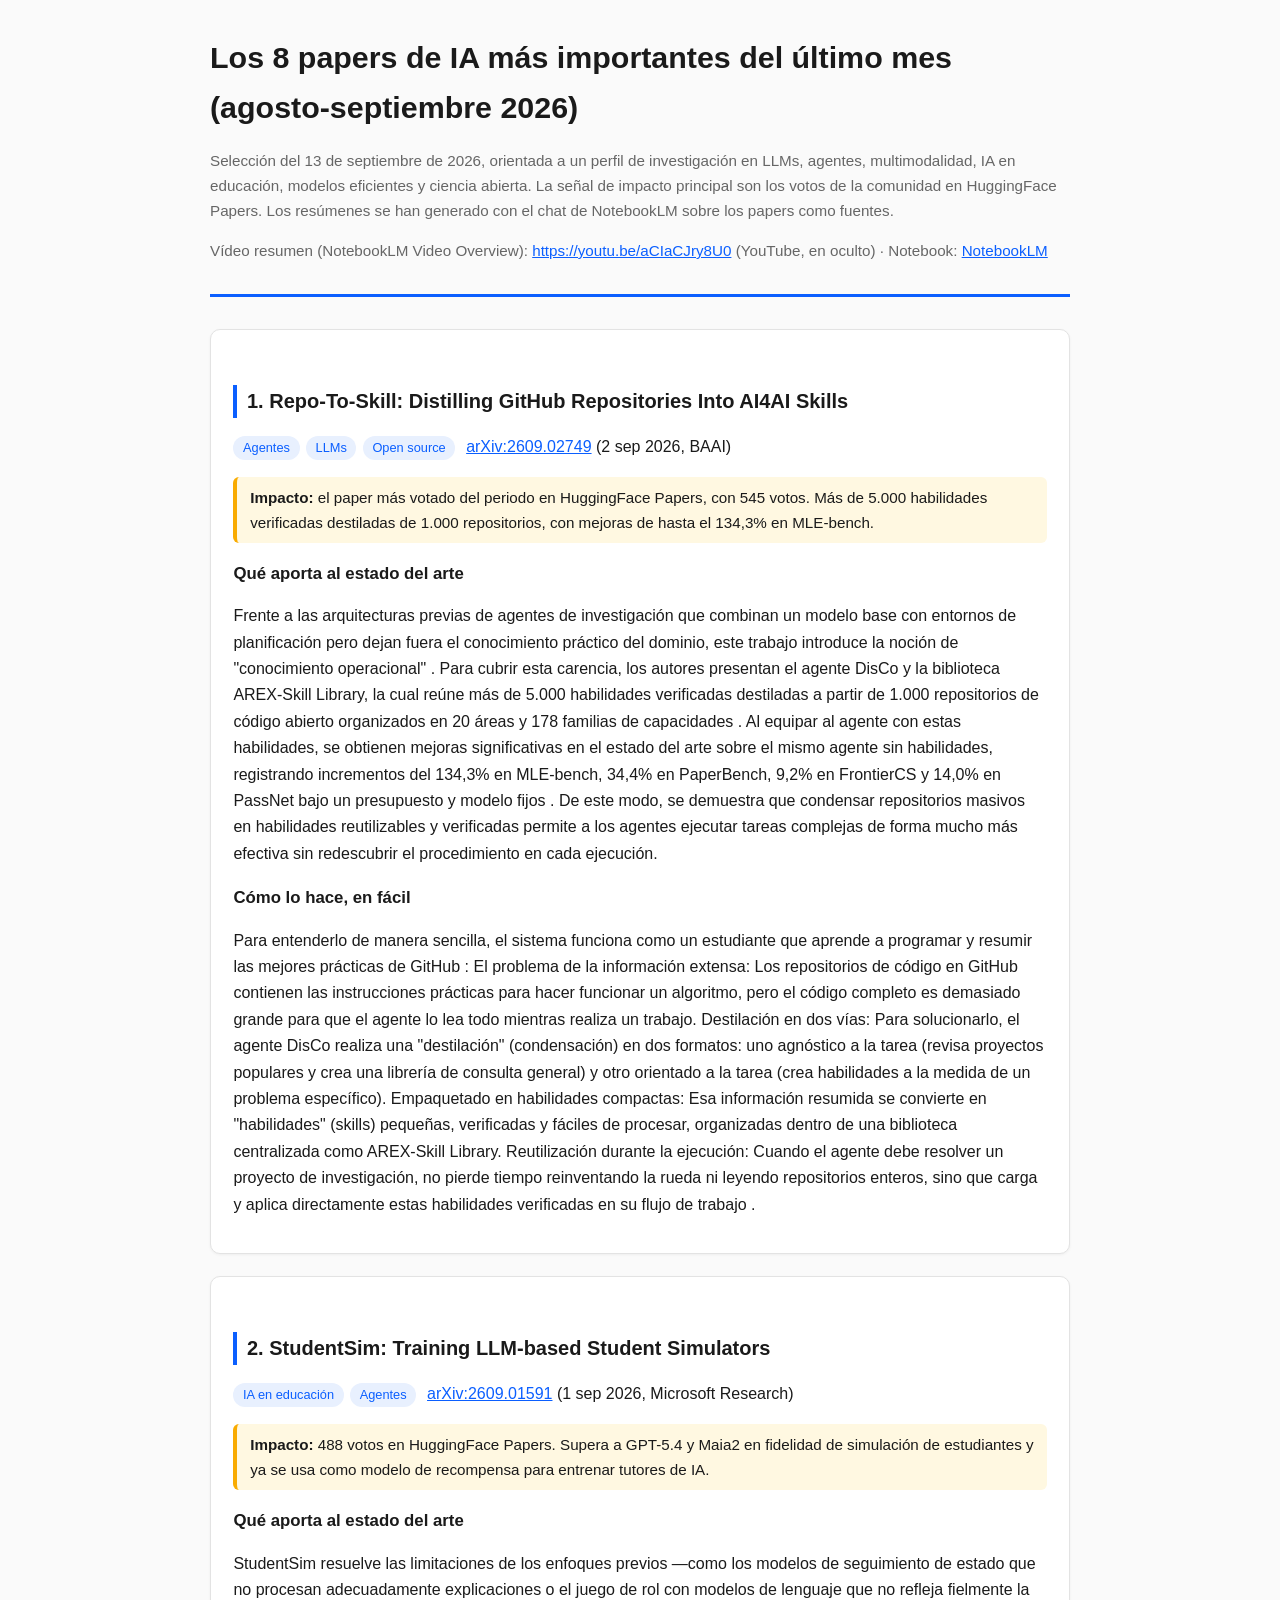
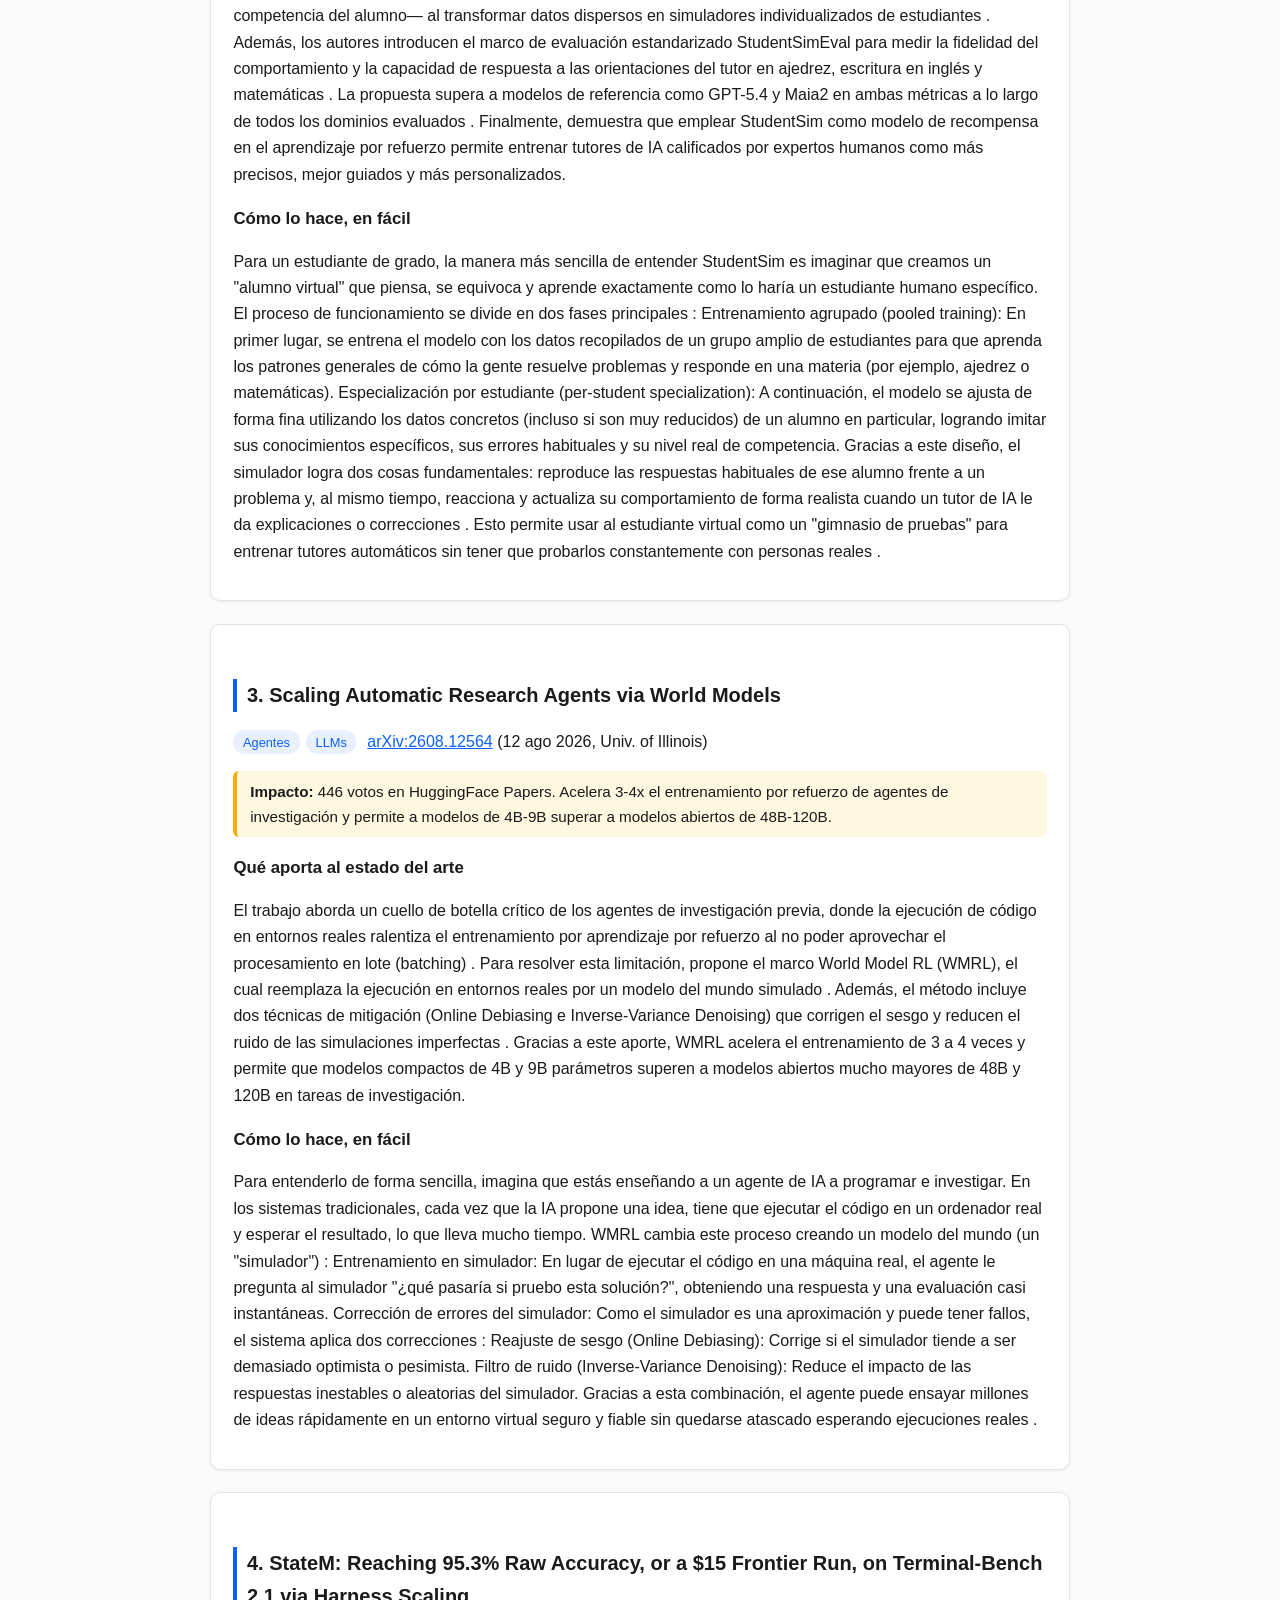
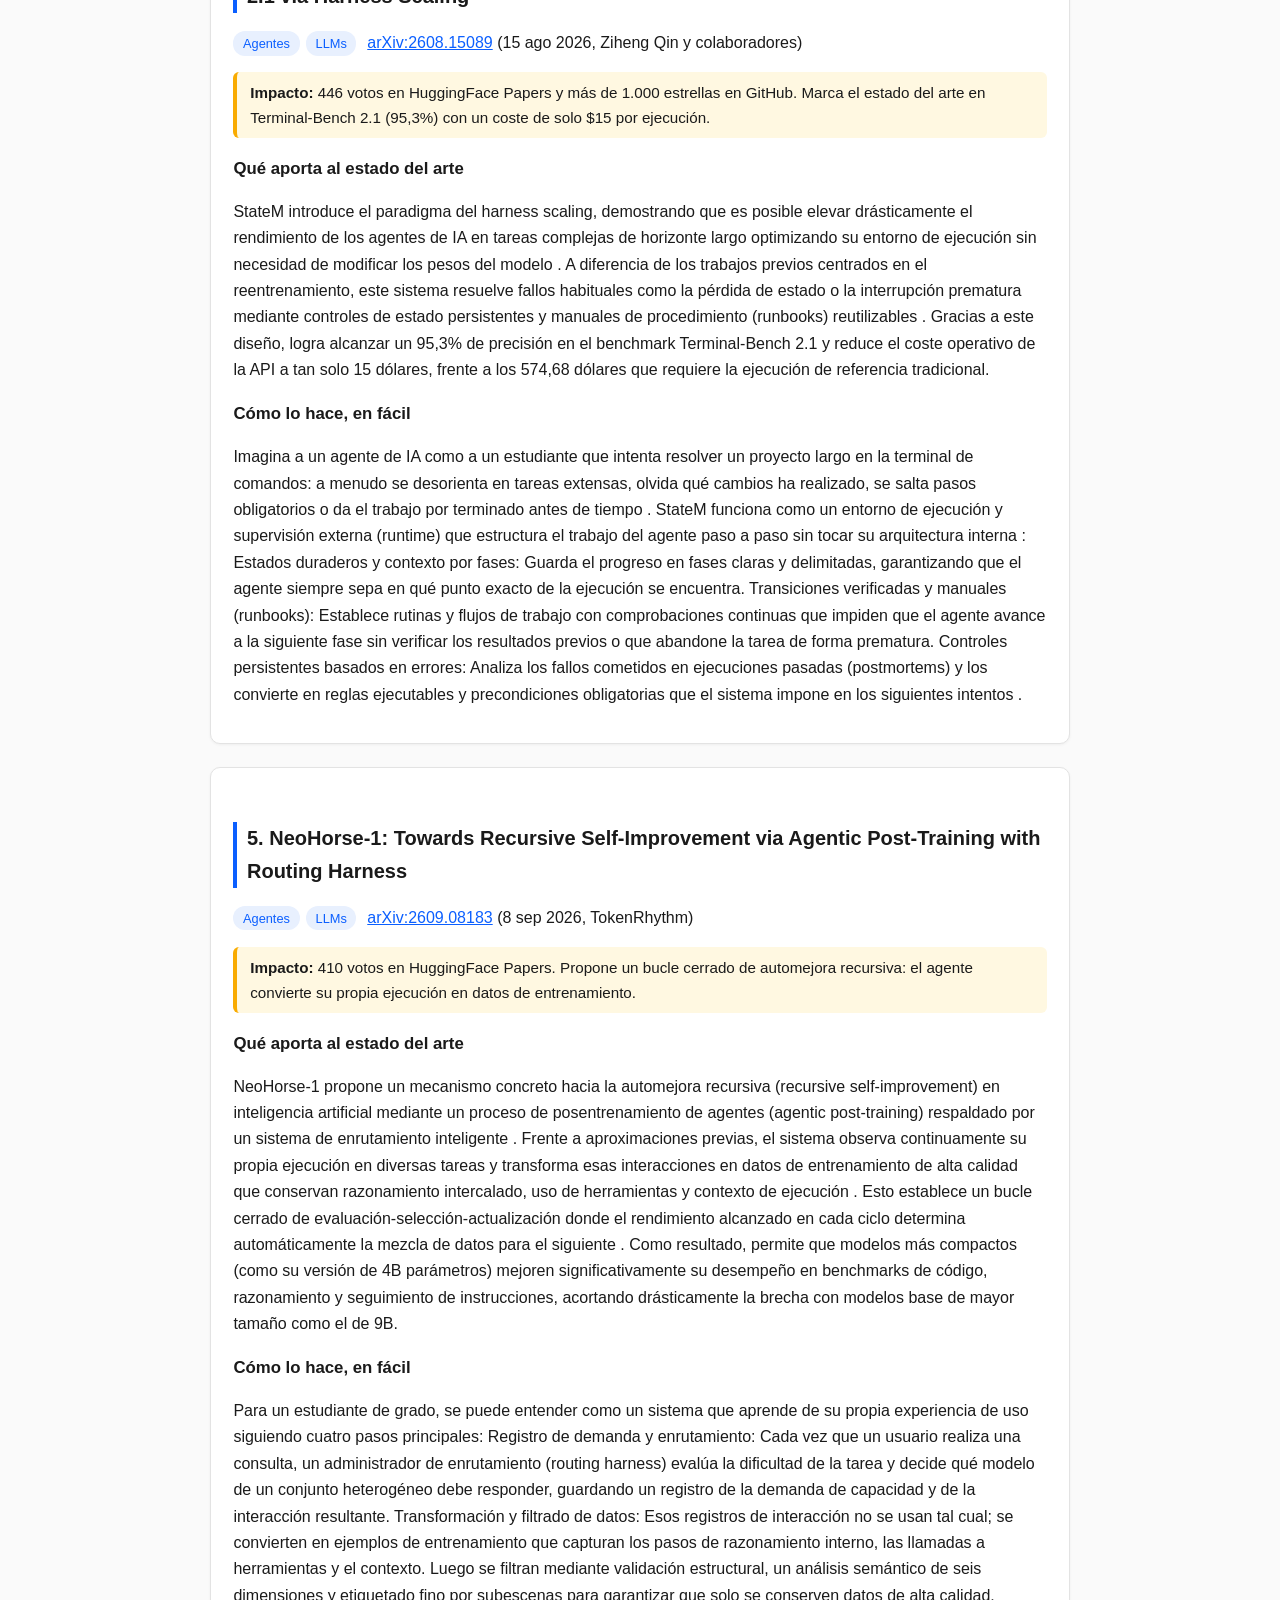
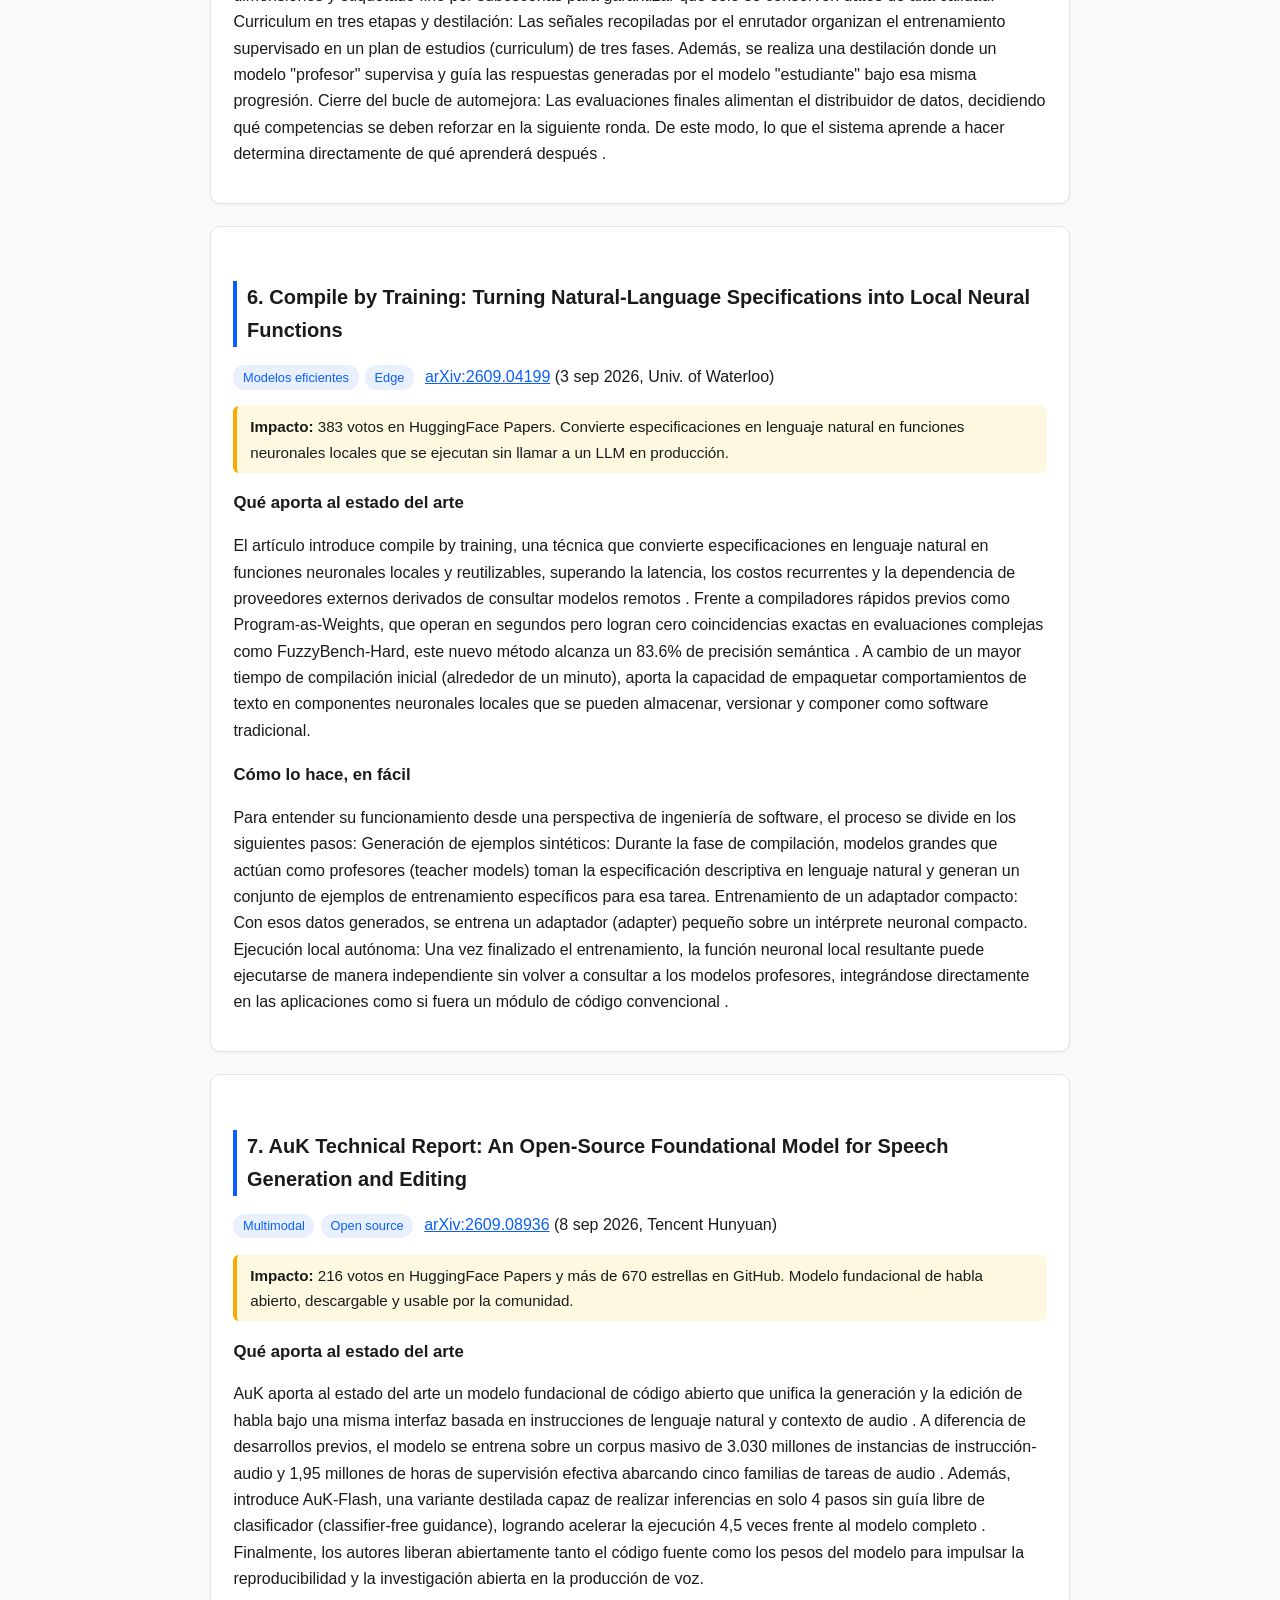
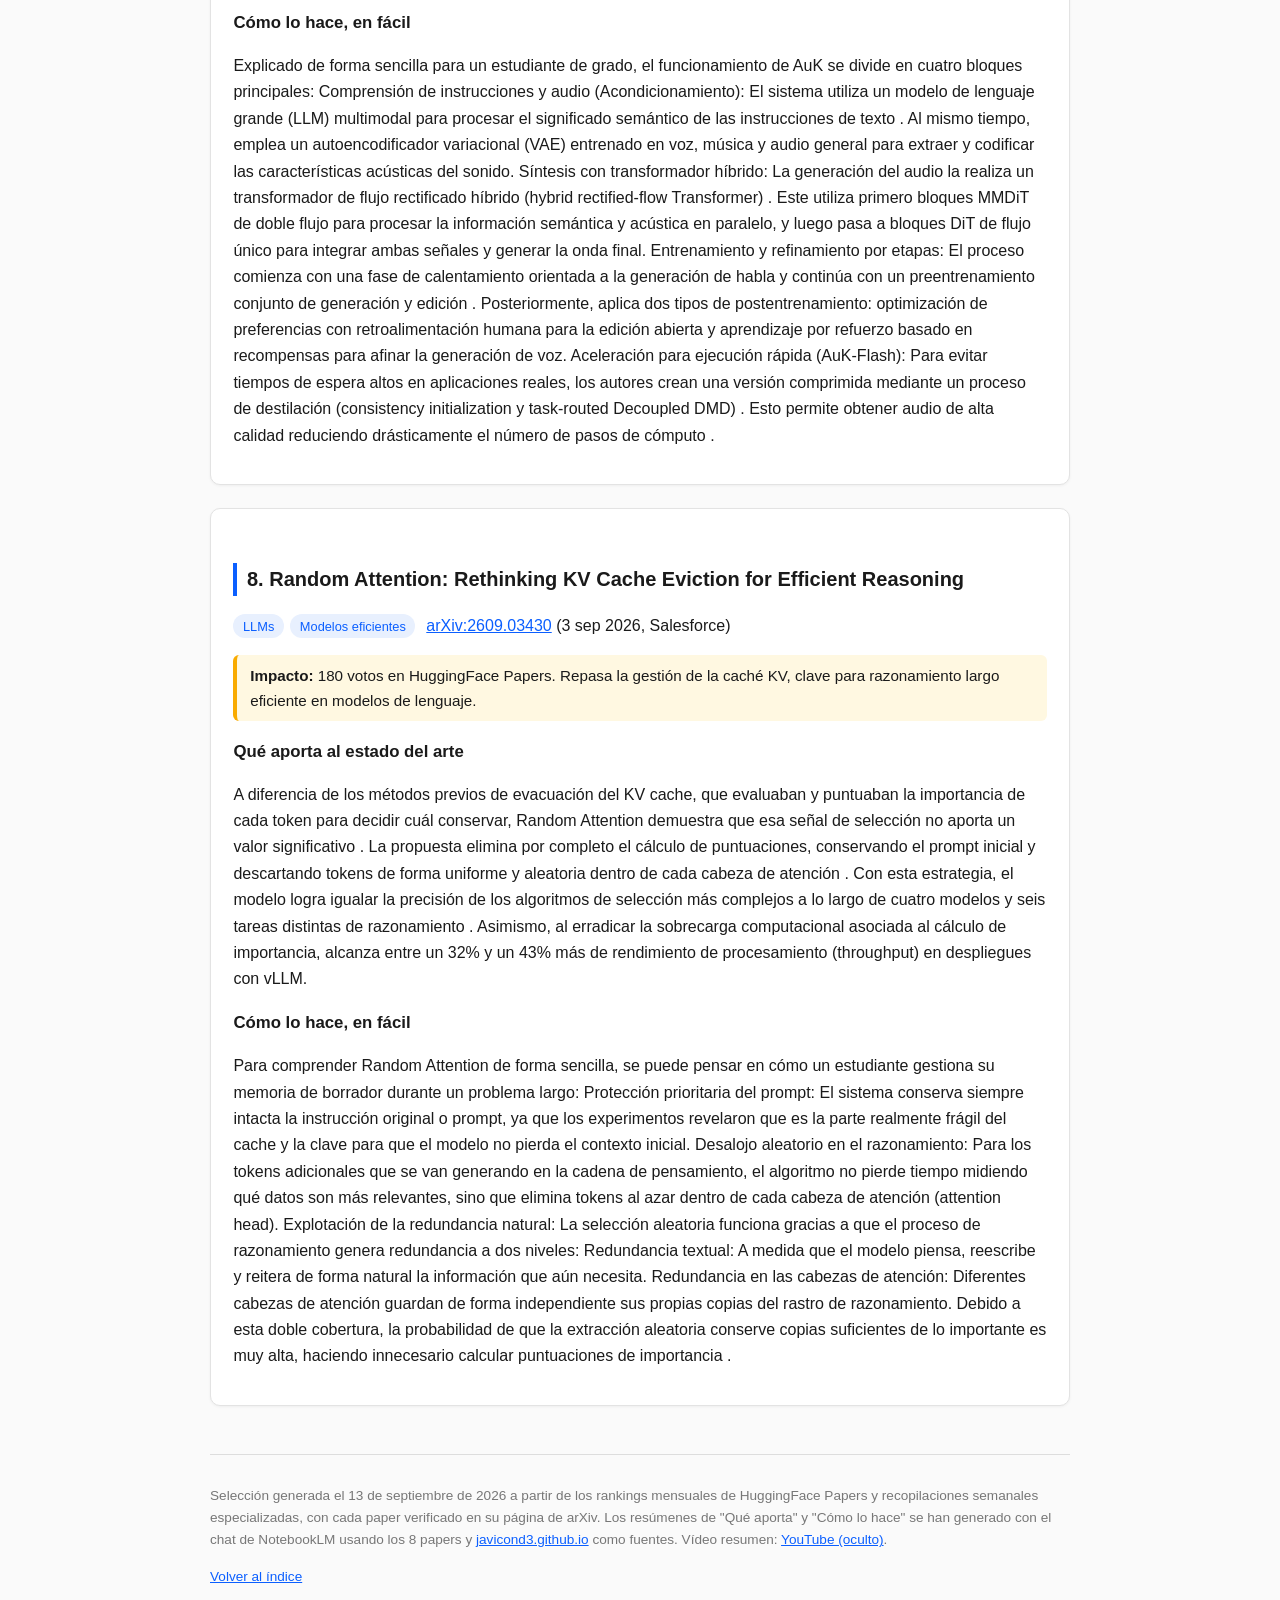
<file: 5-2026-09-13-papers-ia-ultimo-mes.html>
<!DOCTYPE html>
<html lang="es">
<head>
<meta charset="utf-8">
<meta name="viewport" content="width=device-width, initial-scale=1">
<title>Los 8 papers de IA más importantes del último mes (septiembre 2026) | Papers Blog</title>
<link rel="stylesheet" href="style.css">
</head>
<body>
<header>
<h1>Los 8 papers de IA más importantes del último mes (agosto-septiembre 2026)</h1>
<p class="sub">Selección del 13 de septiembre de 2026, orientada a un perfil de investigación en LLMs, agentes, multimodalidad, IA en educación, modelos eficientes y ciencia abierta. La señal de impacto principal son los votos de la comunidad en HuggingFace Papers. Los resúmenes se han generado con el chat de NotebookLM sobre los papers como fuentes.</p>
<p class="sub">Vídeo resumen (NotebookLM Video Overview): <a href="https://youtu.be/aCIaCJry8U0">https://youtu.be/aCIaCJry8U0</a> (YouTube, en oculto) · Notebook: <a href="https://notebook.google.com/notebook/914b6979-31ed-4dbf-810e-3c3a1dbd6a98">NotebookLM</a></p>
</header>

<div class="paper">
<h2>1. Repo-To-Skill: Distilling GitHub Repositories Into AI4AI Skills</h2>
<p><span class="tag">Agentes</span><span class="tag">LLMs</span><span class="tag">Open source</span> <a href="https://arxiv.org/abs/2609.02749">arXiv:2609.02749</a> (2 sep 2026, BAAI)</p>
<p class="impacto"><strong>Impacto:</strong> el paper más votado del periodo en HuggingFace Papers, con 545 votos. Más de 5.000 habilidades verificadas destiladas de 1.000 repositorios, con mejoras de hasta el 134,3% en MLE-bench.</p>
<h3>Qué aporta al estado del arte</h3>
<p>Frente a las arquitecturas previas de agentes de investigación que combinan un modelo base con entornos de planificación pero dejan fuera el conocimiento práctico del dominio, este trabajo introduce la noción de &quot;conocimiento operacional&quot; . Para cubrir esta carencia, los autores presentan el agente DisCo y la biblioteca AREX-Skill Library, la cual reúne más de 5.000 habilidades verificadas destiladas a partir de 1.000 repositorios de código abierto organizados en 20 áreas y 178 familias de capacidades . Al equipar al agente con estas habilidades, se obtienen mejoras significativas en el estado del arte sobre el mismo agente sin habilidades, registrando incrementos del 134,3% en MLE-bench, 34,4% en PaperBench, 9,2% en FrontierCS y 14,0% en PassNet bajo un presupuesto y modelo fijos . De este modo, se demuestra que condensar repositorios masivos en habilidades reutilizables y verificadas permite a los agentes ejecutar tareas complejas de forma mucho más efectiva sin redescubrir el procedimiento en cada ejecución.</p>
<h3>Cómo lo hace, en fácil</h3>
<p>Para entenderlo de manera sencilla, el sistema funciona como un estudiante que aprende a programar y resumir las mejores prácticas de GitHub : El problema de la información extensa: Los repositorios de código en GitHub contienen las instrucciones prácticas para hacer funcionar un algoritmo, pero el código completo es demasiado grande para que el agente lo lea todo mientras realiza un trabajo.
 Destilación en dos vías: Para solucionarlo, el agente DisCo realiza una &quot;destilación&quot; (condensación) en dos formatos: uno agnóstico a la tarea (revisa proyectos populares y crea una librería de consulta general) y otro orientado a la tarea (crea habilidades a la medida de un problema específico).
 Empaquetado en habilidades compactas: Esa información resumida se convierte en &quot;habilidades&quot; (skills) pequeñas, verificadas y fáciles de procesar, organizadas dentro de una biblioteca centralizada como AREX-Skill Library.
 Reutilización durante la ejecución: Cuando el agente debe resolver un proyecto de investigación, no pierde tiempo reinventando la rueda ni leyendo repositorios enteros, sino que carga y aplica directamente estas habilidades verificadas en su flujo de trabajo .</p>
</div>

<div class="paper">
<h2>2. StudentSim: Training LLM-based Student Simulators</h2>
<p><span class="tag">IA en educación</span><span class="tag">Agentes</span> <a href="https://arxiv.org/abs/2609.01591">arXiv:2609.01591</a> (1 sep 2026, Microsoft Research)</p>
<p class="impacto"><strong>Impacto:</strong> 488 votos en HuggingFace Papers. Supera a GPT-5.4 y Maia2 en fidelidad de simulación de estudiantes y ya se usa como modelo de recompensa para entrenar tutores de IA.</p>
<h3>Qué aporta al estado del arte</h3>
<p>StudentSim resuelve las limitaciones de los enfoques previos —como los modelos de seguimiento de estado que no procesan adecuadamente explicaciones o el juego de rol con modelos de lenguaje que no refleja fielmente la competencia del alumno— al transformar datos dispersos en simuladores individualizados de estudiantes . Además, los autores introducen el marco de evaluación estandarizado StudentSimEval para medir la fidelidad del comportamiento y la capacidad de respuesta a las orientaciones del tutor en ajedrez, escritura en inglés y matemáticas . La propuesta supera a modelos de referencia como GPT-5.4 y Maia2 en ambas métricas a lo largo de todos los dominios evaluados . Finalmente, demuestra que emplear StudentSim como modelo de recompensa en el aprendizaje por refuerzo permite entrenar tutores de IA calificados por expertos humanos como más precisos, mejor guiados y más personalizados.</p>
<h3>Cómo lo hace, en fácil</h3>
<p>Para un estudiante de grado, la manera más sencilla de entender StudentSim es imaginar que creamos un &quot;alumno virtual&quot; que piensa, se equivoca y aprende exactamente como lo haría un estudiante humano específico.
 El proceso de funcionamiento se divide en dos fases principales : Entrenamiento agrupado (pooled training): En primer lugar, se entrena el modelo con los datos recopilados de un grupo amplio de estudiantes para que aprenda los patrones generales de cómo la gente resuelve problemas y responde en una materia (por ejemplo, ajedrez o matemáticas).
 Especialización por estudiante (per-student specialization): A continuación, el modelo se ajusta de forma fina utilizando los datos concretos (incluso si son muy reducidos) de un alumno en particular, logrando imitar sus conocimientos específicos, sus errores habituales y su nivel real de competencia.
 Gracias a este diseño, el simulador logra dos cosas fundamentales: reproduce las respuestas habituales de ese alumno frente a un problema y, al mismo tiempo, reacciona y actualiza su comportamiento de forma realista cuando un tutor de IA le da explicaciones o correcciones . Esto permite usar al estudiante virtual como un &quot;gimnasio de pruebas&quot; para entrenar tutores automáticos sin tener que probarlos constantemente con personas reales .</p>
</div>

<div class="paper">
<h2>3. Scaling Automatic Research Agents via World Models</h2>
<p><span class="tag">Agentes</span><span class="tag">LLMs</span> <a href="https://arxiv.org/abs/2608.12564">arXiv:2608.12564</a> (12 ago 2026, Univ. of Illinois)</p>
<p class="impacto"><strong>Impacto:</strong> 446 votos en HuggingFace Papers. Acelera 3-4x el entrenamiento por refuerzo de agentes de investigación y permite a modelos de 4B-9B superar a modelos abiertos de 48B-120B.</p>
<h3>Qué aporta al estado del arte</h3>
<p>El trabajo aborda un cuello de botella crítico de los agentes de investigación previa, donde la ejecución de código en entornos reales ralentiza el entrenamiento por aprendizaje por refuerzo al no poder aprovechar el procesamiento en lote (batching) . Para resolver esta limitación, propone el marco World Model RL (WMRL), el cual reemplaza la ejecución en entornos reales por un modelo del mundo simulado . Además, el método incluye dos técnicas de mitigación (Online Debiasing e Inverse-Variance Denoising) que corrigen el sesgo y reducen el ruido de las simulaciones imperfectas . Gracias a este aporte, WMRL acelera el entrenamiento de 3 a 4 veces y permite que modelos compactos de 4B y 9B parámetros superen a modelos abiertos mucho mayores de 48B y 120B en tareas de investigación.</p>
<h3>Cómo lo hace, en fácil</h3>
<p>Para entenderlo de forma sencilla, imagina que estás enseñando a un agente de IA a programar e investigar. En los sistemas tradicionales, cada vez que la IA propone una idea, tiene que ejecutar el código en un ordenador real y esperar el resultado, lo que lleva mucho tiempo.
 WMRL cambia este proceso creando un modelo del mundo (un &quot;simulador&quot;) : Entrenamiento en simulador: En lugar de ejecutar el código en una máquina real, el agente le pregunta al simulador &quot;¿qué pasaría si pruebo esta solución?&quot;, obteniendo una respuesta y una evaluación casi instantáneas.
 Corrección de errores del simulador: Como el simulador es una aproximación y puede tener fallos, el sistema aplica dos correcciones : Reajuste de sesgo (Online Debiasing): Corrige si el simulador tiende a ser demasiado optimista o pesimista.
 Filtro de ruido (Inverse-Variance Denoising): Reduce el impacto de las respuestas inestables o aleatorias del simulador.
 Gracias a esta combinación, el agente puede ensayar millones de ideas rápidamente en un entorno virtual seguro y fiable sin quedarse atascado esperando ejecuciones reales .</p>
</div>

<div class="paper">
<h2>4. StateM: Reaching 95.3% Raw Accuracy, or a $15 Frontier Run, on Terminal-Bench 2.1 via Harness Scaling</h2>
<p><span class="tag">Agentes</span><span class="tag">LLMs</span> <a href="https://arxiv.org/abs/2608.15089">arXiv:2608.15089</a> (15 ago 2026, Ziheng Qin y colaboradores)</p>
<p class="impacto"><strong>Impacto:</strong> 446 votos en HuggingFace Papers y más de 1.000 estrellas en GitHub. Marca el estado del arte en Terminal-Bench 2.1 (95,3%) con un coste de solo $15 por ejecución.</p>
<h3>Qué aporta al estado del arte</h3>
<p>StateM introduce el paradigma del harness scaling, demostrando que es posible elevar drásticamente el rendimiento de los agentes de IA en tareas complejas de horizonte largo optimizando su entorno de ejecución sin necesidad de modificar los pesos del modelo . A diferencia de los trabajos previos centrados en el reentrenamiento, este sistema resuelve fallos habituales como la pérdida de estado o la interrupción prematura mediante controles de estado persistentes y manuales de procedimiento (runbooks) reutilizables . Gracias a este diseño, logra alcanzar un 95,3% de precisión en el benchmark Terminal-Bench 2.1 y reduce el coste operativo de la API a tan solo 15 dólares, frente a los 574,68 dólares que requiere la ejecución de referencia tradicional.</p>
<h3>Cómo lo hace, en fácil</h3>
<p>Imagina a un agente de IA como a un estudiante que intenta resolver un proyecto largo en la terminal de comandos: a menudo se desorienta en tareas extensas, olvida qué cambios ha realizado, se salta pasos obligatorios o da el trabajo por terminado antes de tiempo . StateM funciona como un entorno de ejecución y supervisión externa (runtime) que estructura el trabajo del agente paso a paso sin tocar su arquitectura interna : Estados duraderos y contexto por fases: Guarda el progreso en fases claras y delimitadas, garantizando que el agente siempre sepa en qué punto exacto de la ejecución se encuentra.
 Transiciones verificadas y manuales (runbooks): Establece rutinas y flujos de trabajo con comprobaciones continuas que impiden que el agente avance a la siguiente fase sin verificar los resultados previos o que abandone la tarea de forma prematura.
 Controles persistentes basados en errores: Analiza los fallos cometidos en ejecuciones pasadas (postmortems) y los convierte en reglas ejecutables y precondiciones obligatorias que el sistema impone en los siguientes intentos .</p>
</div>

<div class="paper">
<h2>5. NeoHorse-1: Towards Recursive Self-Improvement via Agentic Post-Training with Routing Harness</h2>
<p><span class="tag">Agentes</span><span class="tag">LLMs</span> <a href="https://arxiv.org/abs/2609.08183">arXiv:2609.08183</a> (8 sep 2026, TokenRhythm)</p>
<p class="impacto"><strong>Impacto:</strong> 410 votos en HuggingFace Papers. Propone un bucle cerrado de automejora recursiva: el agente convierte su propia ejecución en datos de entrenamiento.</p>
<h3>Qué aporta al estado del arte</h3>
<p>NeoHorse-1 propone un mecanismo concreto hacia la automejora recursiva (recursive self-improvement) en inteligencia artificial mediante un proceso de posentrenamiento de agentes (agentic post-training) respaldado por un sistema de enrutamiento inteligente . Frente a aproximaciones previas, el sistema observa continuamente su propia ejecución en diversas tareas y transforma esas interacciones en datos de entrenamiento de alta calidad que conservan razonamiento intercalado, uso de herramientas y contexto de ejecución . Esto establece un bucle cerrado de evaluación-selección-actualización donde el rendimiento alcanzado en cada ciclo determina automáticamente la mezcla de datos para el siguiente . Como resultado, permite que modelos más compactos (como su versión de 4B parámetros) mejoren significativamente su desempeño en benchmarks de código, razonamiento y seguimiento de instrucciones, acortando drásticamente la brecha con modelos base de mayor tamaño como el de 9B.</p>
<h3>Cómo lo hace, en fácil</h3>
<p>Para un estudiante de grado, se puede entender como un sistema que aprende de su propia experiencia de uso siguiendo cuatro pasos principales: Registro de demanda y enrutamiento: Cada vez que un usuario realiza una consulta, un administrador de enrutamiento (routing harness) evalúa la dificultad de la tarea y decide qué modelo de un conjunto heterogéneo debe responder, guardando un registro de la demanda de capacidad y de la interacción resultante.
 Transformación y filtrado de datos: Esos registros de interacción no se usan tal cual; se convierten en ejemplos de entrenamiento que capturan los pasos de razonamiento interno, las llamadas a herramientas y el contexto. Luego se filtran mediante validación estructural, un análisis semántico de seis dimensiones y etiquetado fino por subescenas para garantizar que solo se conserven datos de alta calidad.
 Curriculum en tres etapas y destilación: Las señales recopiladas por el enrutador organizan el entrenamiento supervisado en un plan de estudios (curriculum) de tres fases. Además, se realiza una destilación donde un modelo &quot;profesor&quot; supervisa y guía las respuestas generadas por el modelo &quot;estudiante&quot; bajo esa misma progresión.
 Cierre del bucle de automejora: Las evaluaciones finales alimentan el distribuidor de datos, decidiendo qué competencias se deben reforzar en la siguiente ronda. De este modo, lo que el sistema aprende a hacer determina directamente de qué aprenderá después .</p>
</div>

<div class="paper">
<h2>6. Compile by Training: Turning Natural-Language Specifications into Local Neural Functions</h2>
<p><span class="tag">Modelos eficientes</span><span class="tag">Edge</span> <a href="https://arxiv.org/abs/2609.04199">arXiv:2609.04199</a> (3 sep 2026, Univ. of Waterloo)</p>
<p class="impacto"><strong>Impacto:</strong> 383 votos en HuggingFace Papers. Convierte especificaciones en lenguaje natural en funciones neuronales locales que se ejecutan sin llamar a un LLM en producción.</p>
<h3>Qué aporta al estado del arte</h3>
<p>El artículo introduce compile by training, una técnica que convierte especificaciones en lenguaje natural en funciones neuronales locales y reutilizables, superando la latencia, los costos recurrentes y la dependencia de proveedores externos derivados de consultar modelos remotos . Frente a compiladores rápidos previos como Program-as-Weights, que operan en segundos pero logran cero coincidencias exactas en evaluaciones complejas como FuzzyBench-Hard, este nuevo método alcanza un 83.6% de precisión semántica . A cambio de un mayor tiempo de compilación inicial (alrededor de un minuto), aporta la capacidad de empaquetar comportamientos de texto en componentes neuronales locales que se pueden almacenar, versionar y componer como software tradicional.</p>
<h3>Cómo lo hace, en fácil</h3>
<p>Para entender su funcionamiento desde una perspectiva de ingeniería de software, el proceso se divide en los siguientes pasos: Generación de ejemplos sintéticos: Durante la fase de compilación, modelos grandes que actúan como profesores (teacher models) toman la especificación descriptiva en lenguaje natural y generan un conjunto de ejemplos de entrenamiento específicos para esa tarea.
 Entrenamiento de un adaptador compacto: Con esos datos generados, se entrena un adaptador (adapter) pequeño sobre un intérprete neuronal compacto.
 Ejecución local autónoma: Una vez finalizado el entrenamiento, la función neuronal local resultante puede ejecutarse de manera independiente sin volver a consultar a los modelos profesores, integrándose directamente en las aplicaciones como si fuera un módulo de código convencional .</p>
</div>

<div class="paper">
<h2>7. AuK Technical Report: An Open-Source Foundational Model for Speech Generation and Editing</h2>
<p><span class="tag">Multimodal</span><span class="tag">Open source</span> <a href="https://arxiv.org/abs/2609.08936">arXiv:2609.08936</a> (8 sep 2026, Tencent Hunyuan)</p>
<p class="impacto"><strong>Impacto:</strong> 216 votos en HuggingFace Papers y más de 670 estrellas en GitHub. Modelo fundacional de habla abierto, descargable y usable por la comunidad.</p>
<h3>Qué aporta al estado del arte</h3>
<p>AuK aporta al estado del arte un modelo fundacional de código abierto que unifica la generación y la edición de habla bajo una misma interfaz basada en instrucciones de lenguaje natural y contexto de audio . A diferencia de desarrollos previos, el modelo se entrena sobre un corpus masivo de 3.030 millones de instancias de instrucción-audio y 1,95 millones de horas de supervisión efectiva abarcando cinco familias de tareas de audio . Además, introduce AuK-Flash, una variante destilada capaz de realizar inferencias en solo 4 pasos sin guía libre de clasificador (classifier-free guidance), logrando acelerar la ejecución 4,5 veces frente al modelo completo . Finalmente, los autores liberan abiertamente tanto el código fuente como los pesos del modelo para impulsar la reproducibilidad y la investigación abierta en la producción de voz.</p>
<h3>Cómo lo hace, en fácil</h3>
<p>Explicado de forma sencilla para un estudiante de grado, el funcionamiento de AuK se divide en cuatro bloques principales: Comprensión de instrucciones y audio (Acondicionamiento): El sistema utiliza un modelo de lenguaje grande (LLM) multimodal para procesar el significado semántico de las instrucciones de texto . Al mismo tiempo, emplea un autoencodificador variacional (VAE) entrenado en voz, música y audio general para extraer y codificar las características acústicas del sonido.
 Síntesis con transformador híbrido: La generación del audio la realiza un transformador de flujo rectificado híbrido (hybrid rectified-flow Transformer) . Este utiliza primero bloques MMDiT de doble flujo para procesar la información semántica y acústica en paralelo, y luego pasa a bloques DiT de flujo único para integrar ambas señales y generar la onda final.
 Entrenamiento y refinamiento por etapas: El proceso comienza con una fase de calentamiento orientada a la generación de habla y continúa con un preentrenamiento conjunto de generación y edición . Posteriormente, aplica dos tipos de postentrenamiento: optimización de preferencias con retroalimentación humana para la edición abierta y aprendizaje por refuerzo basado en recompensas para afinar la generación de voz.
 Aceleración para ejecución rápida (AuK-Flash): Para evitar tiempos de espera altos en aplicaciones reales, los autores crean una versión comprimida mediante un proceso de destilación (consistency initialization y task-routed Decoupled DMD) . Esto permite obtener audio de alta calidad reduciendo drásticamente el número de pasos de cómputo .</p>
</div>

<div class="paper">
<h2>8. Random Attention: Rethinking KV Cache Eviction for Efficient Reasoning</h2>
<p><span class="tag">LLMs</span><span class="tag">Modelos eficientes</span> <a href="https://arxiv.org/abs/2609.03430">arXiv:2609.03430</a> (3 sep 2026, Salesforce)</p>
<p class="impacto"><strong>Impacto:</strong> 180 votos en HuggingFace Papers. Repasa la gestión de la caché KV, clave para razonamiento largo eficiente en modelos de lenguaje.</p>
<h3>Qué aporta al estado del arte</h3>
<p>A diferencia de los métodos previos de evacuación del KV cache, que evaluaban y puntuaban la importancia de cada token para decidir cuál conservar, Random Attention demuestra que esa señal de selección no aporta un valor significativo . La propuesta elimina por completo el cálculo de puntuaciones, conservando el prompt inicial y descartando tokens de forma uniforme y aleatoria dentro de cada cabeza de atención . Con esta estrategia, el modelo logra igualar la precisión de los algoritmos de selección más complejos a lo largo de cuatro modelos y seis tareas distintas de razonamiento . Asimismo, al erradicar la sobrecarga computacional asociada al cálculo de importancia, alcanza entre un 32% y un 43% más de rendimiento de procesamiento (throughput) en despliegues con vLLM.</p>
<h3>Cómo lo hace, en fácil</h3>
<p>Para comprender Random Attention de forma sencilla, se puede pensar en cómo un estudiante gestiona su memoria de borrador durante un problema largo: Protección prioritaria del prompt: El sistema conserva siempre intacta la instrucción original o prompt, ya que los experimentos revelaron que es la parte realmente frágil del cache y la clave para que el modelo no pierda el contexto inicial.
 Desalojo aleatorio en el razonamiento: Para los tokens adicionales que se van generando en la cadena de pensamiento, el algoritmo no pierde tiempo midiendo qué datos son más relevantes, sino que elimina tokens al azar dentro de cada cabeza de atención (attention head).
 Explotación de la redundancia natural: La selección aleatoria funciona gracias a que el proceso de razonamiento genera redundancia a dos niveles: Redundancia textual: A medida que el modelo piensa, reescribe y reitera de forma natural la información que aún necesita.
 Redundancia en las cabezas de atención: Diferentes cabezas de atención guardan de forma independiente sus propias copias del rastro de razonamiento.
 Debido a esta doble cobertura, la probabilidad de que la extracción aleatoria conserve copias suficientes de lo importante es muy alta, haciendo innecesario calcular puntuaciones de importancia .</p>
</div>

<footer>
<p>Selección generada el 13 de septiembre de 2026 a partir de los rankings mensuales de HuggingFace Papers y recopilaciones semanales especializadas, con cada paper verificado en su página de arXiv. Los resúmenes de "Qué aporta" y "Cómo lo hace" se han generado con el chat de NotebookLM usando los 8 papers y <a href="https://javicond3.github.io/">javicond3.github.io</a> como fuentes. Vídeo resumen: <a href="https://youtu.be/aCIaCJry8U0">YouTube (oculto)</a>.</p>
<p><a href="index.html">Volver al índice</a></p>
</footer>
</body>
</html>
</file>
<file: style.css>
body{font-family:-apple-system,'Segoe UI',Roboto,Helvetica,Arial,sans-serif;max-width:860px;margin:0 auto;padding:2rem 1.2rem;color:#1a1a1a;line-height:1.65;background:#fafafa}
header{border-bottom:3px solid #0b5fff;margin-bottom:2rem;padding-bottom:1rem}
h1{margin:0 0 .3rem;font-size:1.9rem}
h2{font-size:1.25rem;margin-top:2.2rem;border-left:4px solid #0b5fff;padding-left:.6rem}
h3{font-size:1.05rem;margin-bottom:.2rem}
.sub{color:#666;font-size:.95rem}
.paper{background:#fff;border:1px solid #e3e3e3;border-radius:10px;padding:1.2rem 1.4rem;margin:1.4rem 0;box-shadow:0 1px 3px rgba(0,0,0,.05)}
.tag{display:inline-block;background:#e8f0fe;color:#0b5fff;border-radius:12px;padding:.1rem .6rem;font-size:.8rem;margin-right:.4rem}
.impacto{background:#fff8e1;border-left:4px solid #f9ab00;padding:.5rem .8rem;border-radius:6px;margin:.6rem 0;font-size:.95rem}
a{color:#0b5fff}
ul{padding-left:1.2rem}
footer{margin-top:3rem;padding-top:1rem;border-top:1px solid #ddd;color:#777;font-size:.85rem}
</file>
